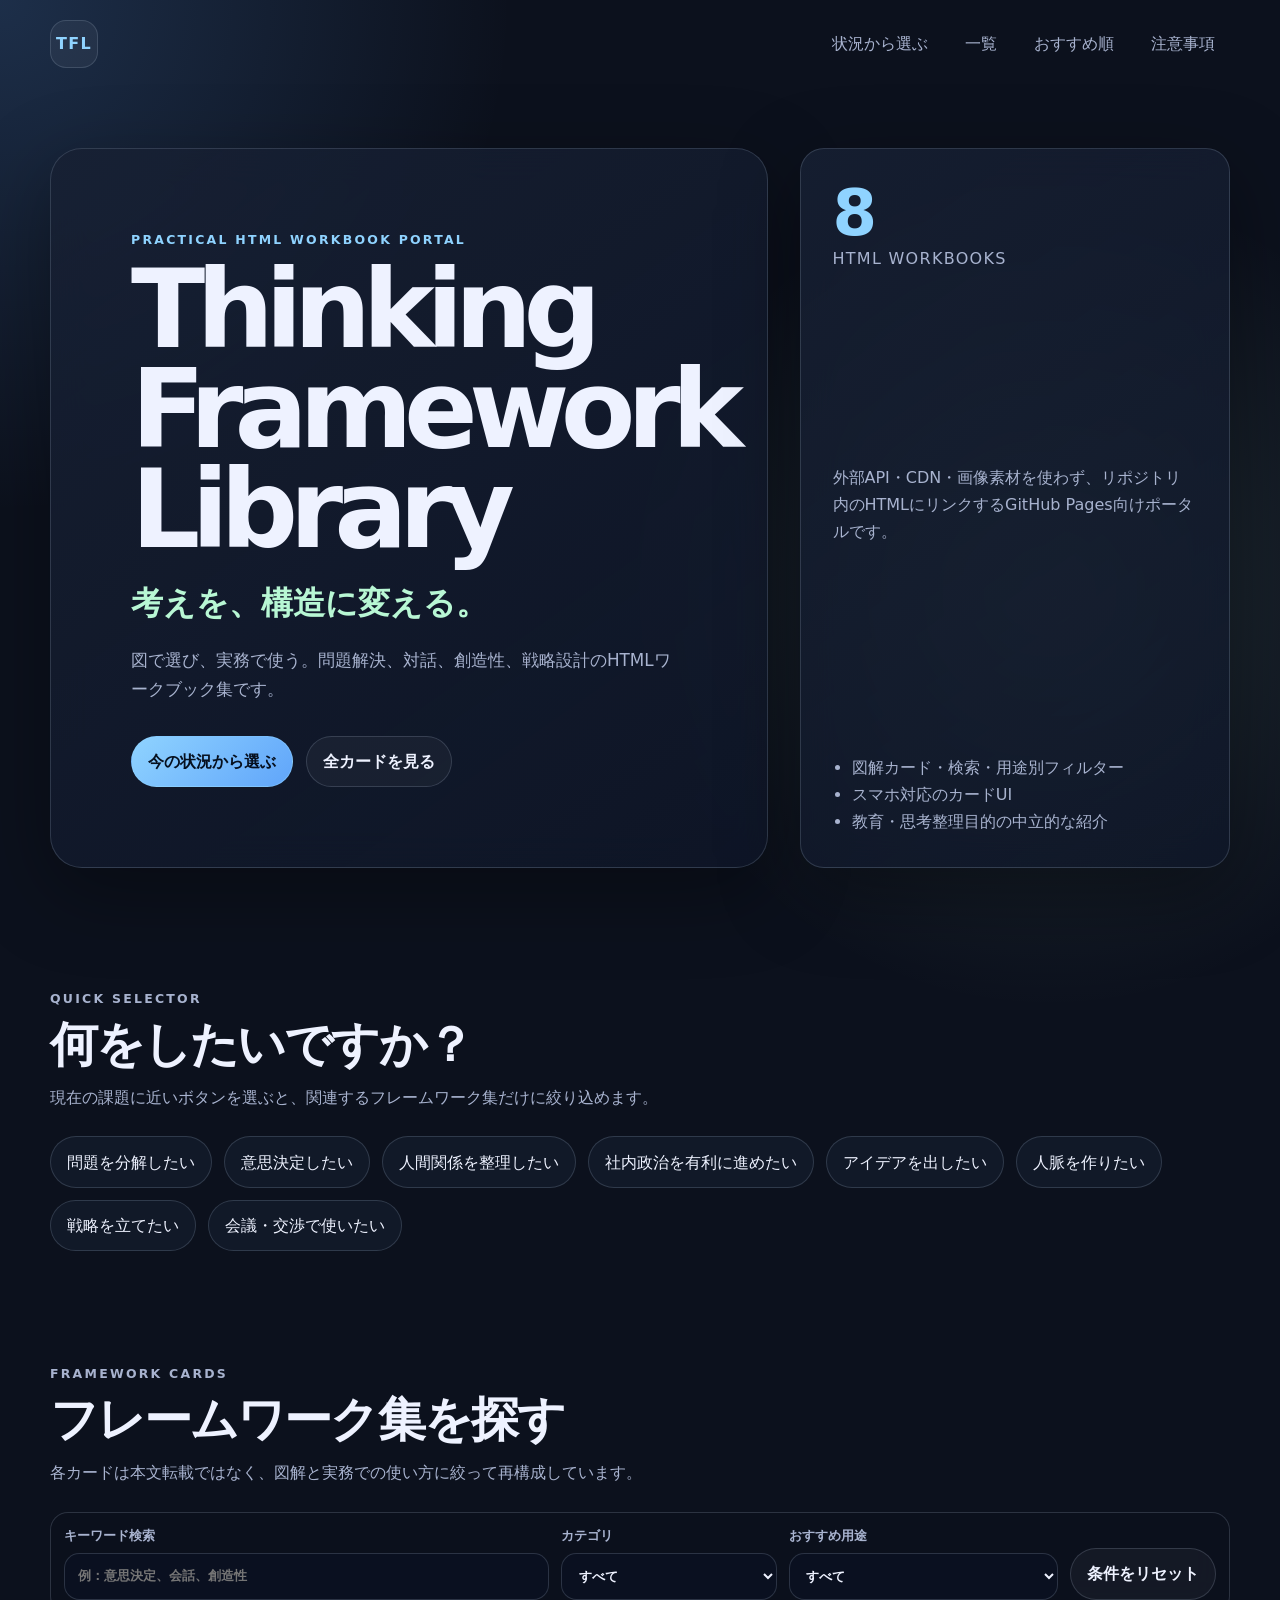
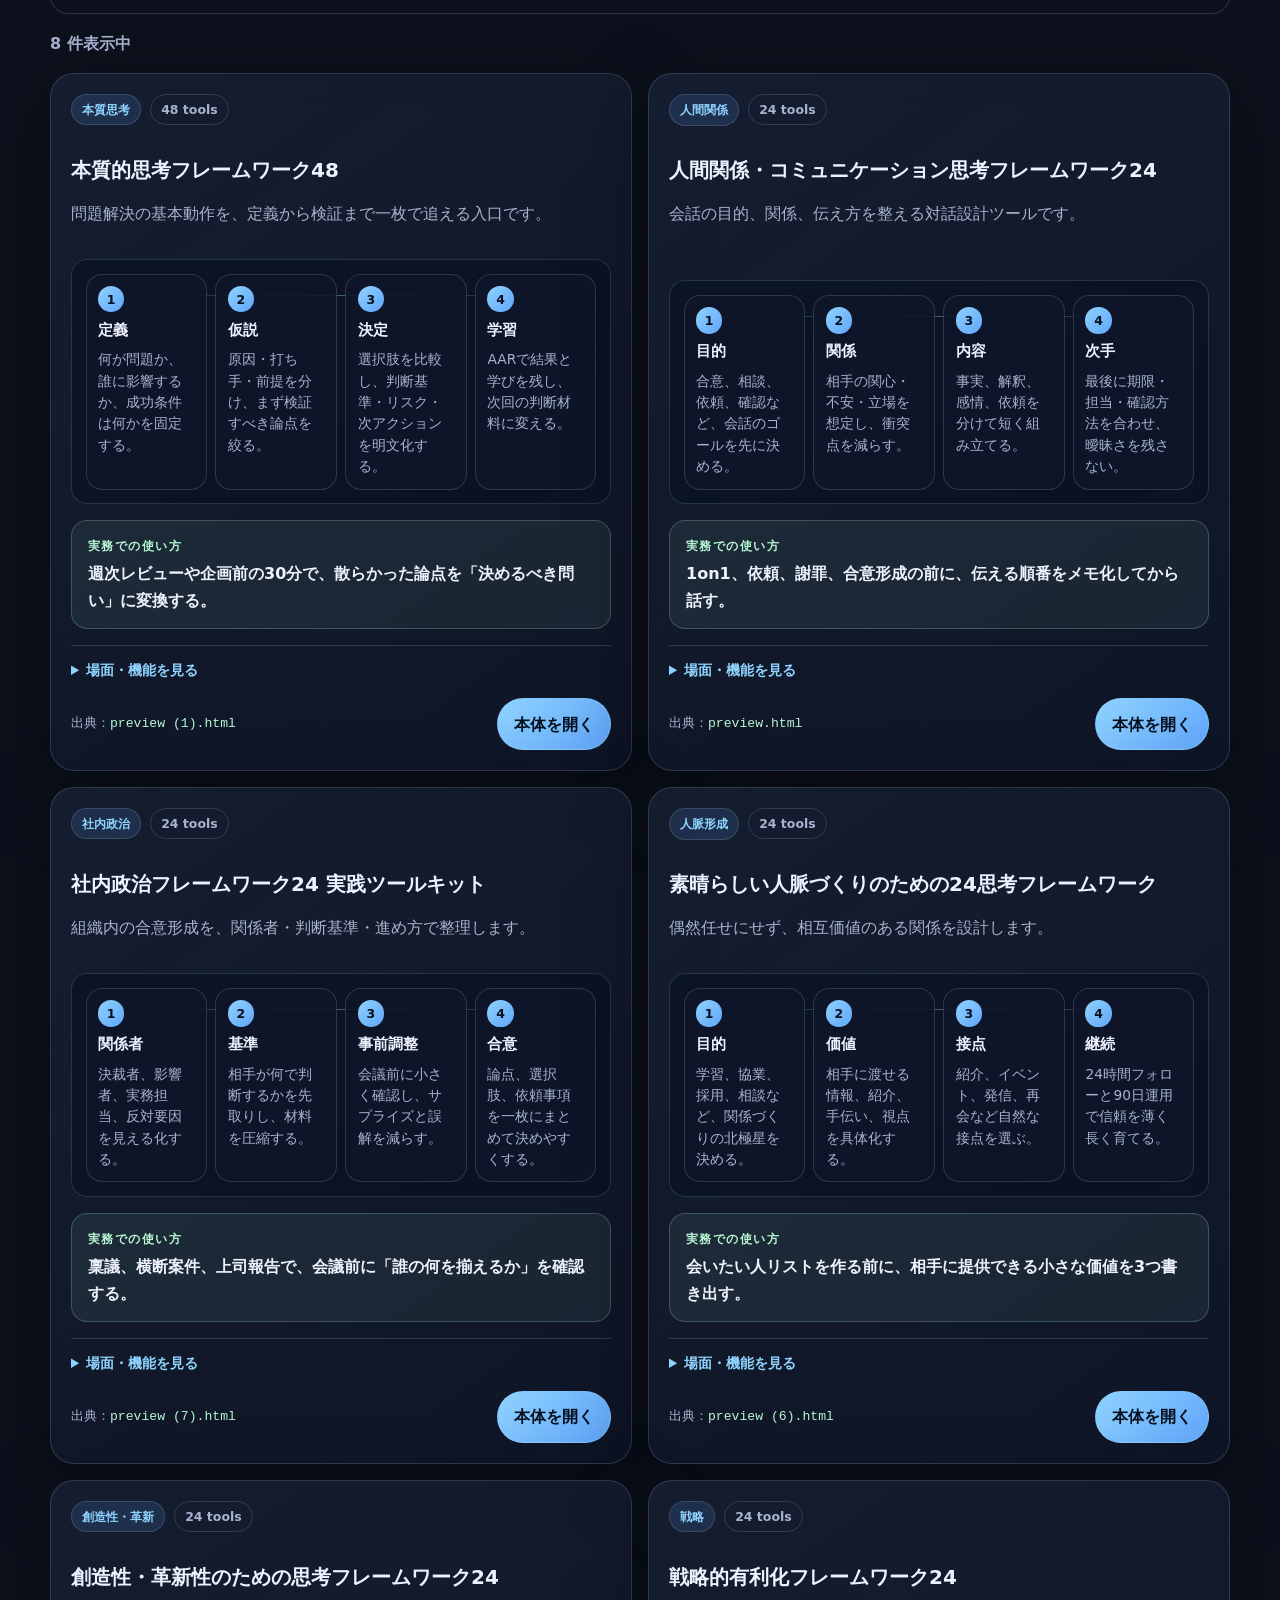
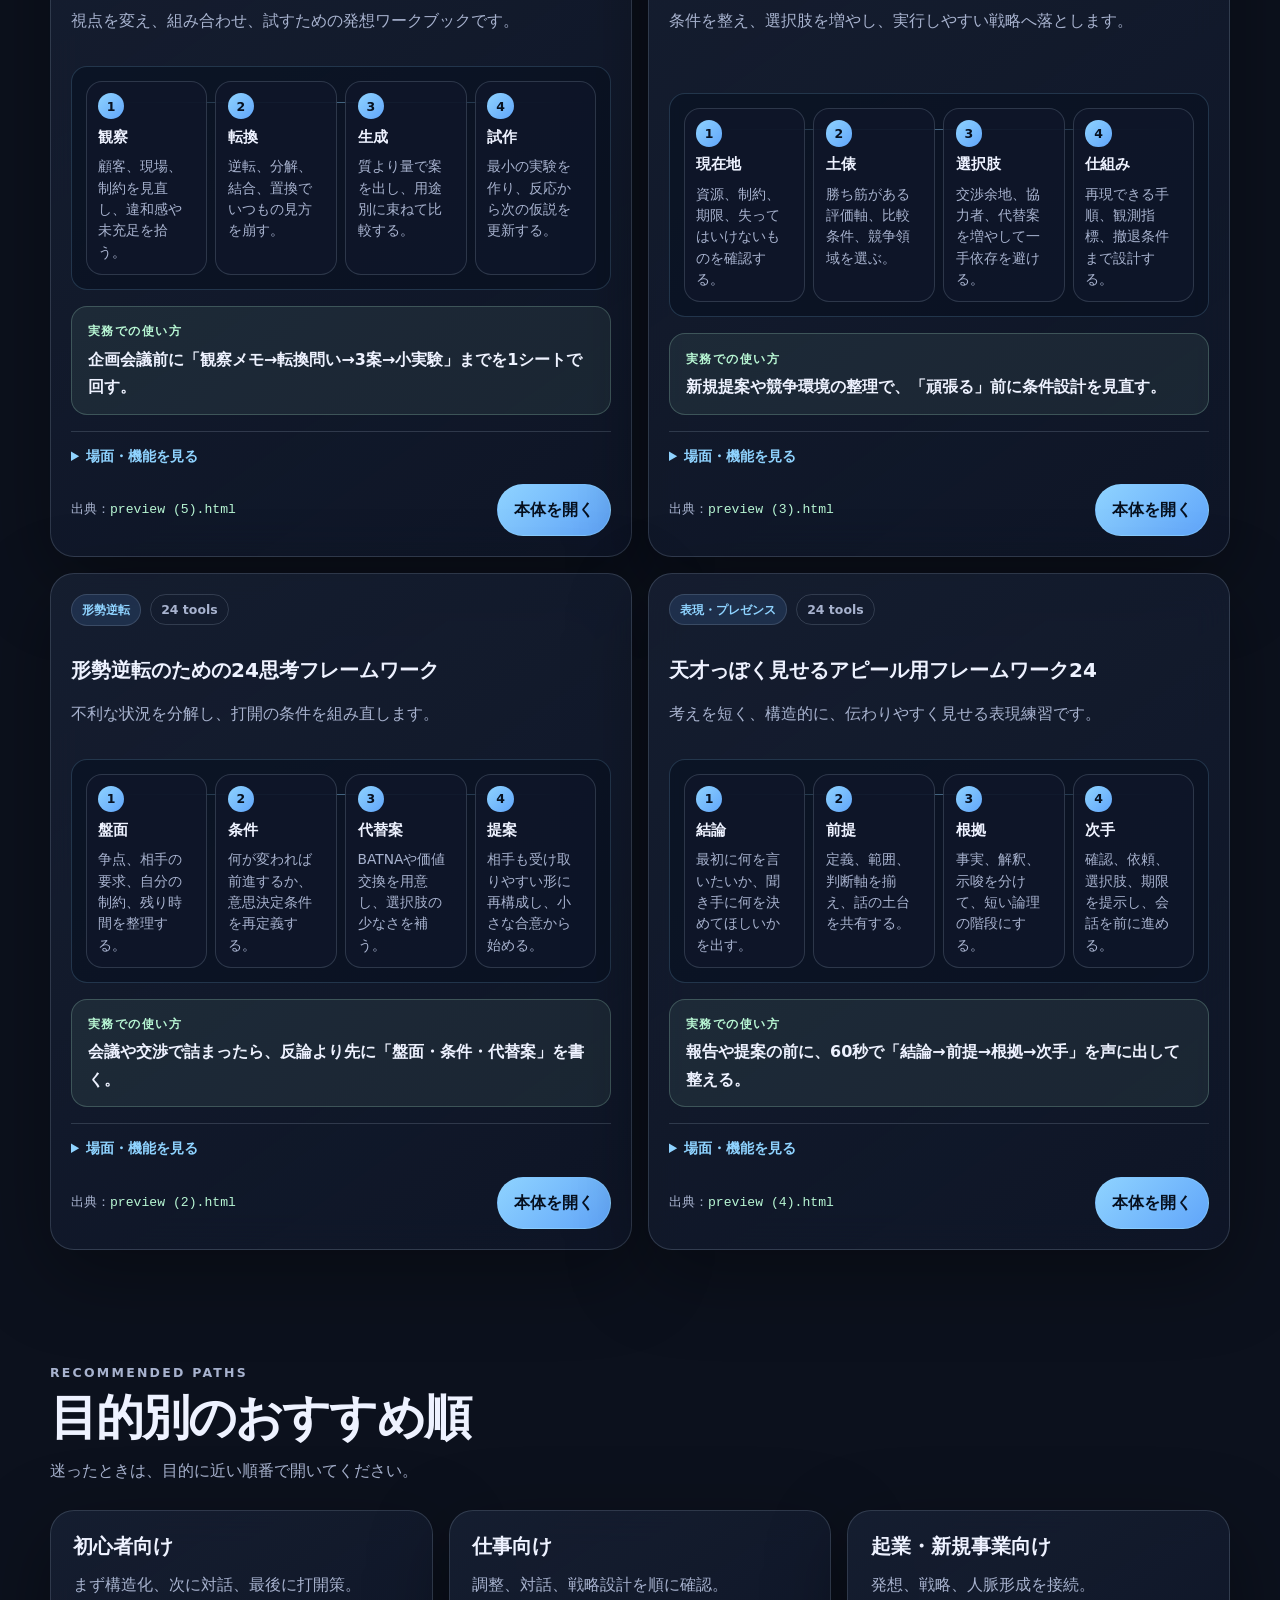
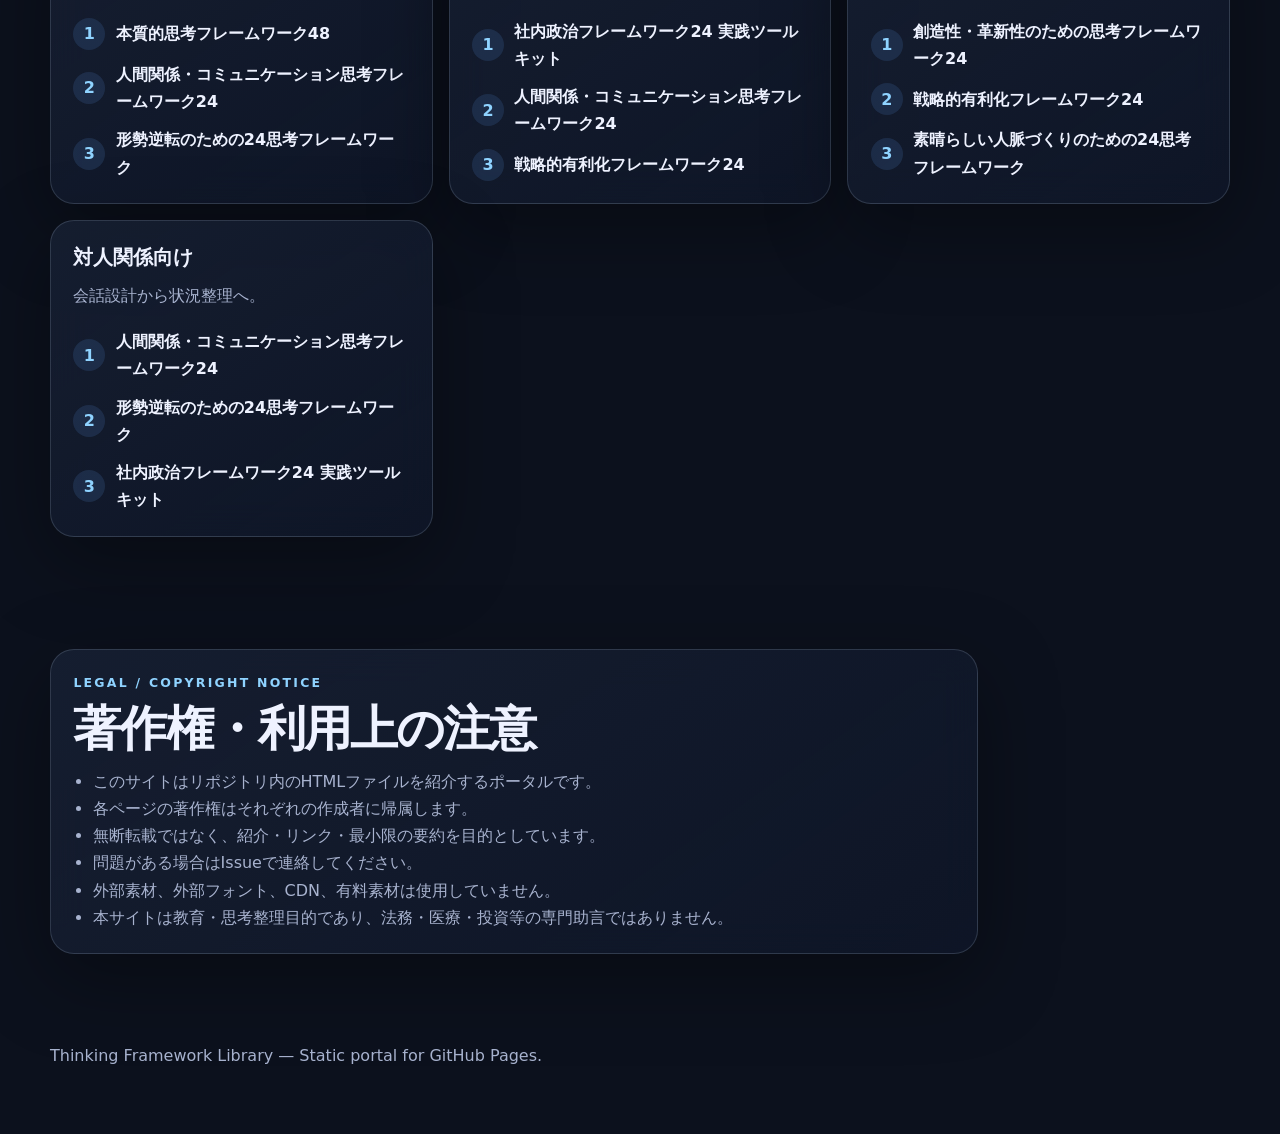
<file: index.html>
<!doctype html>
<html lang="ja">
<head>
  <meta charset="utf-8">
  <meta name="viewport" content="width=device-width, initial-scale=1">
  <meta name="description" content="ブラウザで使える思考フレームワーク集をカード形式で探せる静的ポータルサイト。問題解決、意思決定、人間関係、創造性、戦略設計に役立つ実用HTMLへのリンク集です。">
  <title>Thinking Framework Library</title>
  <link rel="stylesheet" href="style.css">
</head>
<body>
  <a class="skip-link" href="#frameworks">カード一覧へ移動</a>
  <header class="hero">
    <nav class="topbar" aria-label="サイト内ナビゲーション">
      <a class="brand" href="./" aria-label="Thinking Framework Library ホーム">TFL</a>
      <div class="nav-links">
        <a href="#selector">状況から選ぶ</a>
        <a href="#frameworks">一覧</a>
        <a href="#paths">おすすめ順</a>
        <a href="#notice">注意事項</a>
      </div>
    </nav>

    <div class="hero-grid">
      <section class="hero-copy" aria-labelledby="site-title">
        <p class="eyebrow">Practical HTML Workbook Portal</p>
        <h1 id="site-title">Thinking Framework Library</h1>
        <p class="tagline">考えを、構造に変える。</p>
        <p class="hero-description">図で選び、実務で使う。問題解決、対話、創造性、戦略設計のHTMLワークブック集です。</p>
        <div class="hero-actions">
          <a class="button primary" href="#selector">今の状況から選ぶ</a>
          <a class="button ghost" href="#frameworks">全カードを見る</a>
        </div>
      </section>

      <aside class="hero-panel" aria-label="ライブラリ概要">
        <div>
          <span class="metric" id="total-count">8</span>
          <span class="metric-label">HTML workbooks</span>
        </div>
        <p>外部API・CDN・画像素材を使わず、リポジトリ内のHTMLにリンクするGitHub Pages向けポータルです。</p>
        <ul>
          <li>図解カード・検索・用途別フィルター</li>
          <li>スマホ対応のカードUI</li>
          <li>教育・思考整理目的の中立的な紹介</li>
        </ul>
      </aside>
    </div>
  </header>

  <main>
    <section class="selector section" id="selector" aria-labelledby="selector-title">
      <div class="section-heading">
        <p class="eyebrow">Quick Selector</p>
        <h2 id="selector-title">何をしたいですか？</h2>
        <p>現在の課題に近いボタンを選ぶと、関連するフレームワーク集だけに絞り込めます。</p>
      </div>
      <div class="quick-grid" id="quick-selector" aria-label="用途別フィルター"></div>
    </section>

    <section class="library section" id="frameworks" aria-labelledby="frameworks-title">
      <div class="section-heading">
        <p class="eyebrow">Framework Cards</p>
        <h2 id="frameworks-title">フレームワーク集を探す</h2>
        <p>各カードは本文転載ではなく、図解と実務での使い方に絞って再構成しています。</p>
      </div>

      <div class="filter-bar" aria-label="検索と絞り込み">
        <label class="search-box" for="search-input">
          <span>キーワード検索</span>
          <input id="search-input" type="search" placeholder="例：意思決定、会話、創造性" autocomplete="off">
        </label>
        <label for="category-filter">
          <span>カテゴリ</span>
          <select id="category-filter">
            <option value="all">すべて</option>
          </select>
        </label>
        <label for="usecase-filter">
          <span>おすすめ用途</span>
          <select id="usecase-filter">
            <option value="all">すべて</option>
          </select>
        </label>
        <button class="button reset" id="reset-filters" type="button">条件をリセット</button>
      </div>

      <div class="result-summary" aria-live="polite">
        <span id="result-count">0</span> 件表示中
      </div>
      <div class="card-grid" id="card-grid"></div>
      <p class="empty-state" id="empty-state" hidden>条件に合うカードがありません。検索語やフィルターを変更してください。</p>
    </section>

    <section class="paths section" id="paths" aria-labelledby="paths-title">
      <div class="section-heading">
        <p class="eyebrow">Recommended Paths</p>
        <h2 id="paths-title">目的別のおすすめ順</h2>
        <p>迷ったときは、目的に近い順番で開いてください。</p>
      </div>
      <div class="path-grid" id="path-grid"></div>
    </section>

    <section class="notice section" id="notice" aria-labelledby="notice-title">
      <div class="notice-card">
        <p class="eyebrow">Legal / Copyright Notice</p>
        <h2 id="notice-title">著作権・利用上の注意</h2>
        <ul>
          <li>このサイトはリポジトリ内のHTMLファイルを紹介するポータルです。</li>
          <li>各ページの著作権はそれぞれの作成者に帰属します。</li>
          <li>無断転載ではなく、紹介・リンク・最小限の要約を目的としています。</li>
          <li>問題がある場合はIssueで連絡してください。</li>
          <li>外部素材、外部フォント、CDN、有料素材は使用していません。</li>
          <li>本サイトは教育・思考整理目的であり、法務・医療・投資等の専門助言ではありません。</li>
        </ul>
      </div>
    </section>
  </main>

  <footer class="site-footer">
    <p>Thinking Framework Library — Static portal for GitHub Pages.</p>
  </footer>

  <script src="app.js" defer></script>
</body>
</html>
</file>
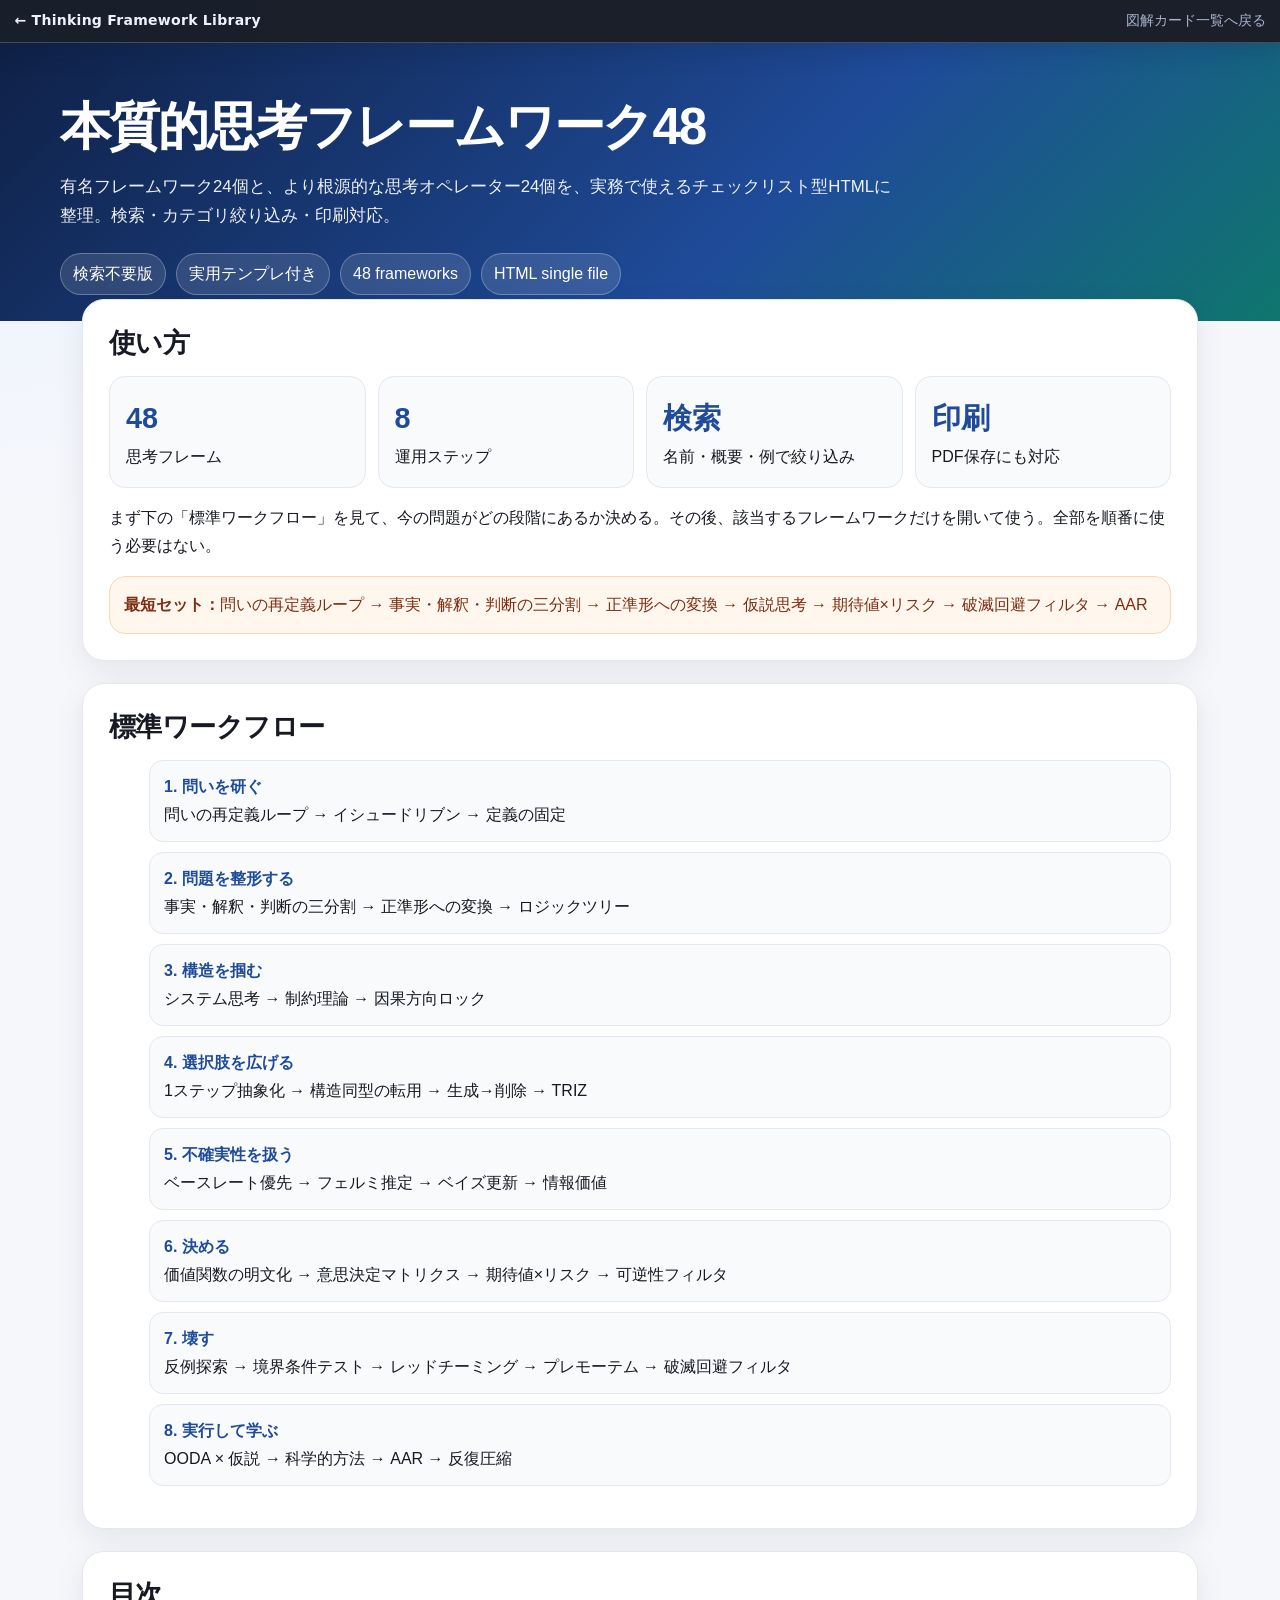
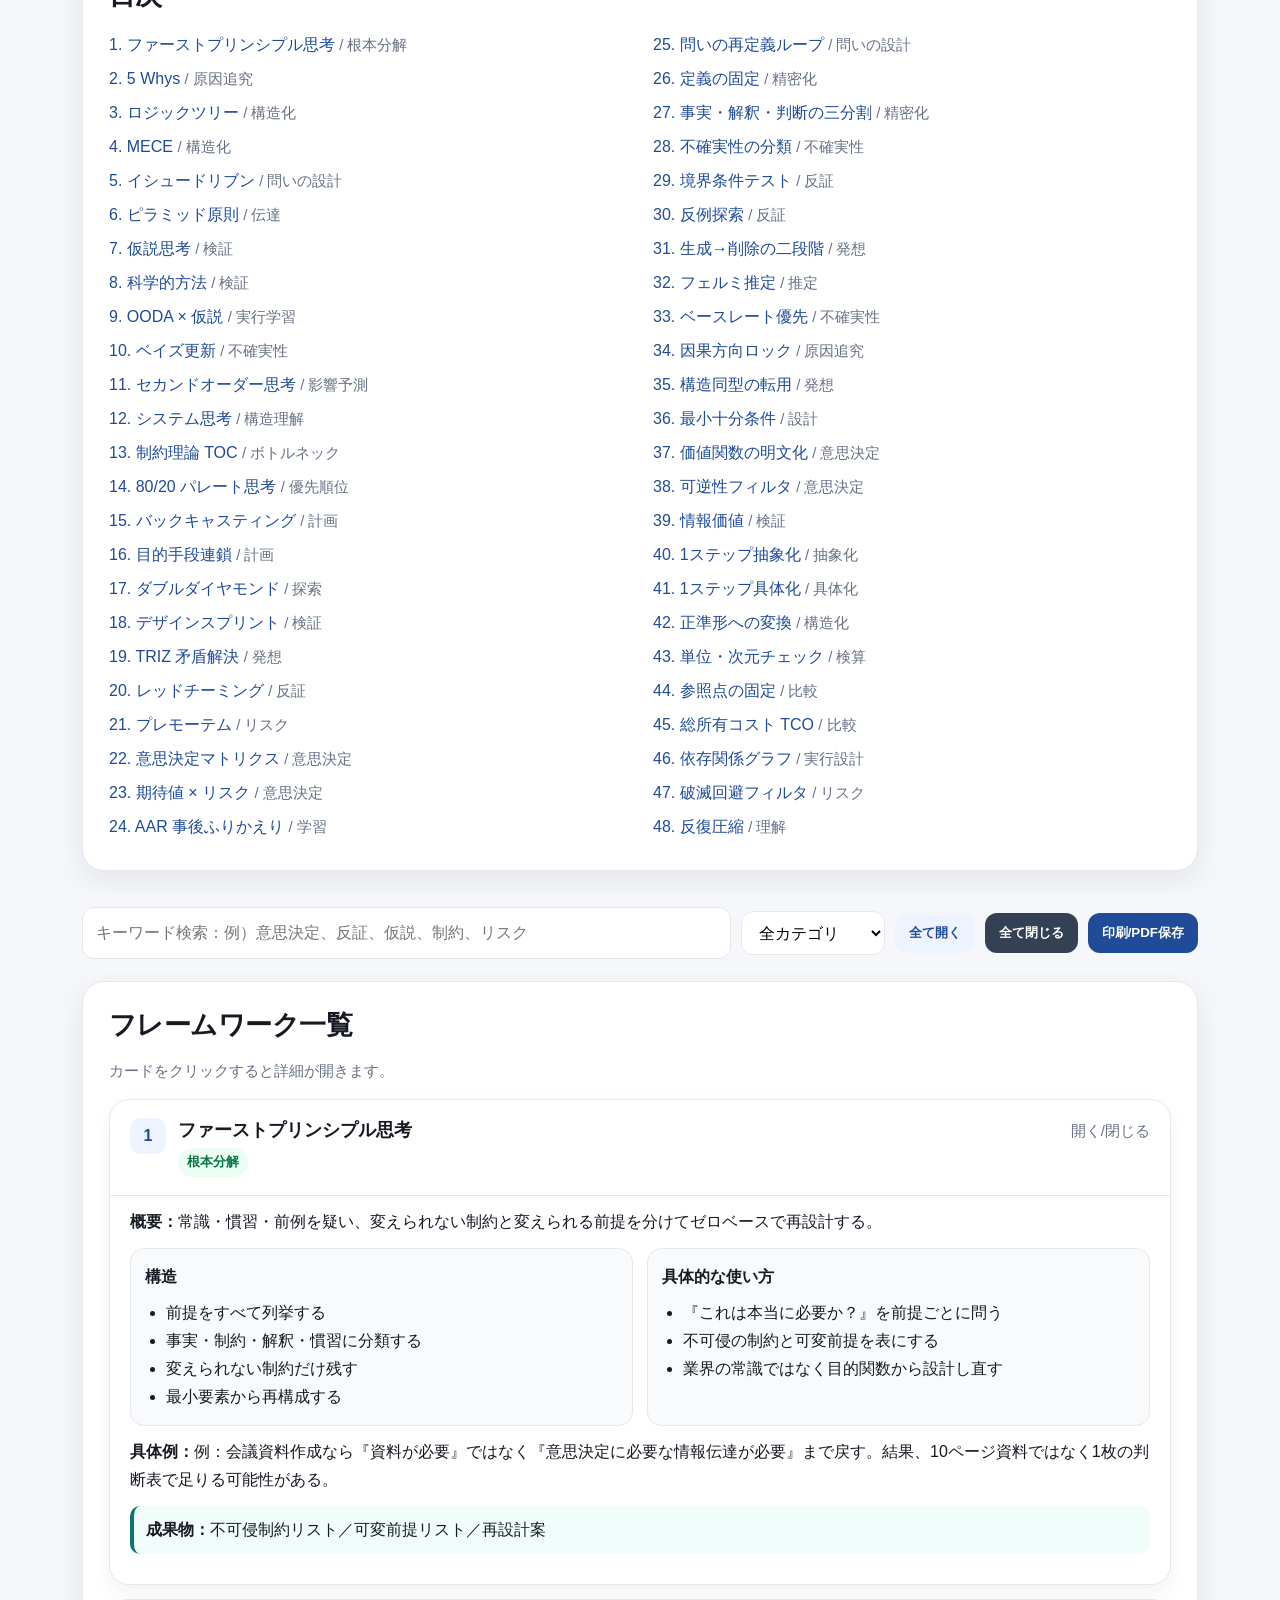
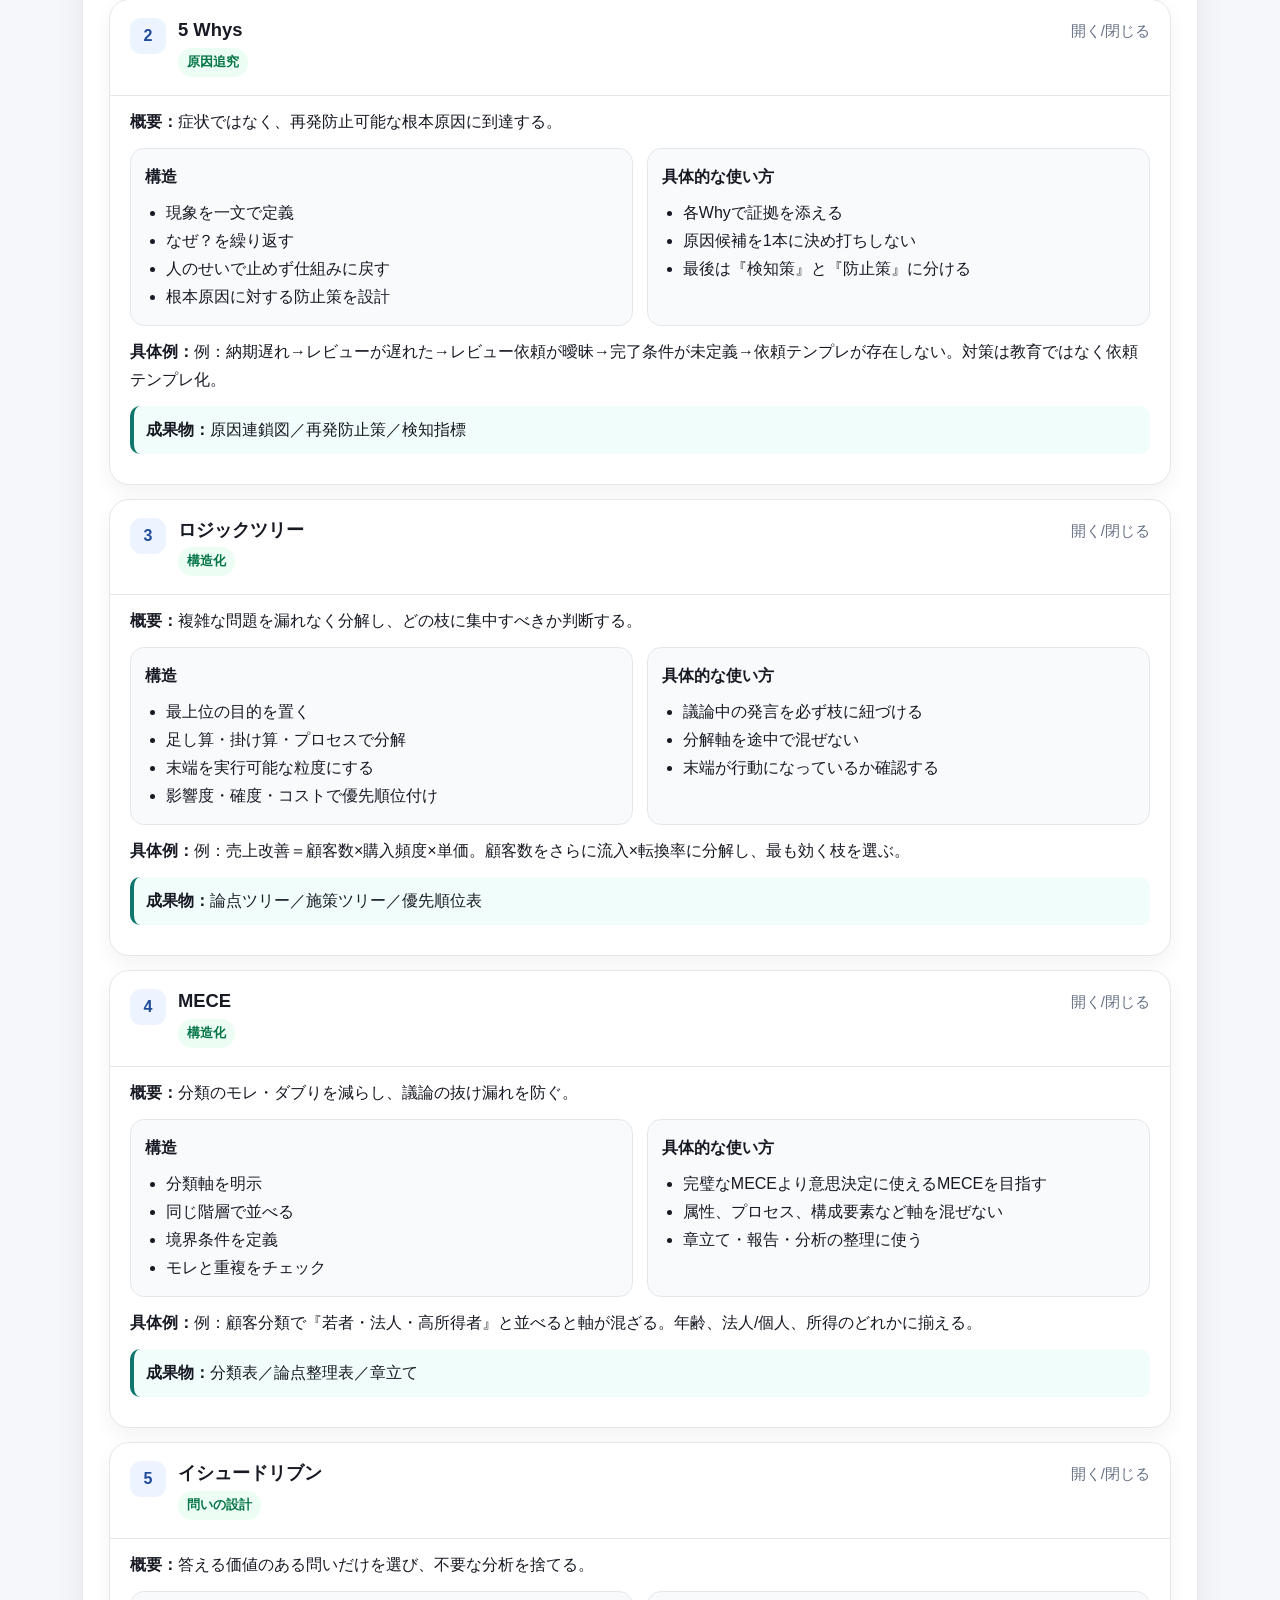
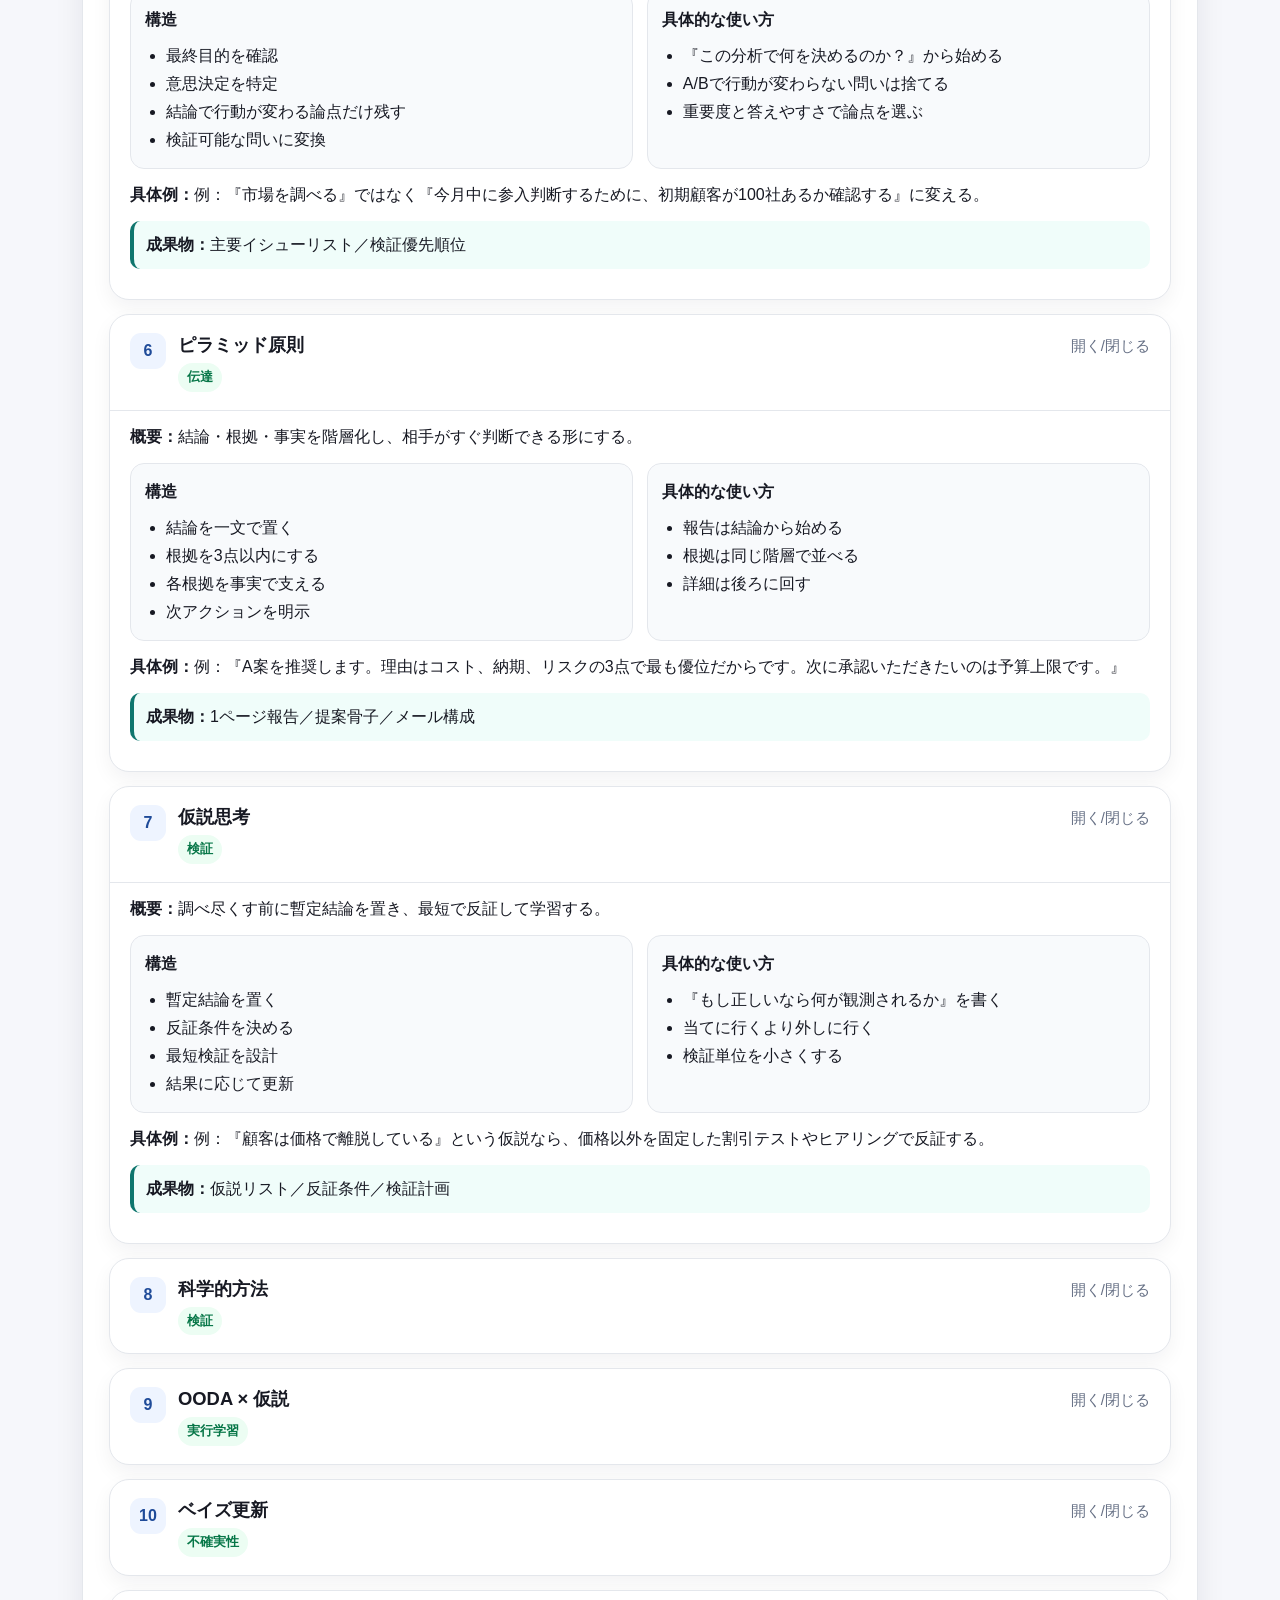
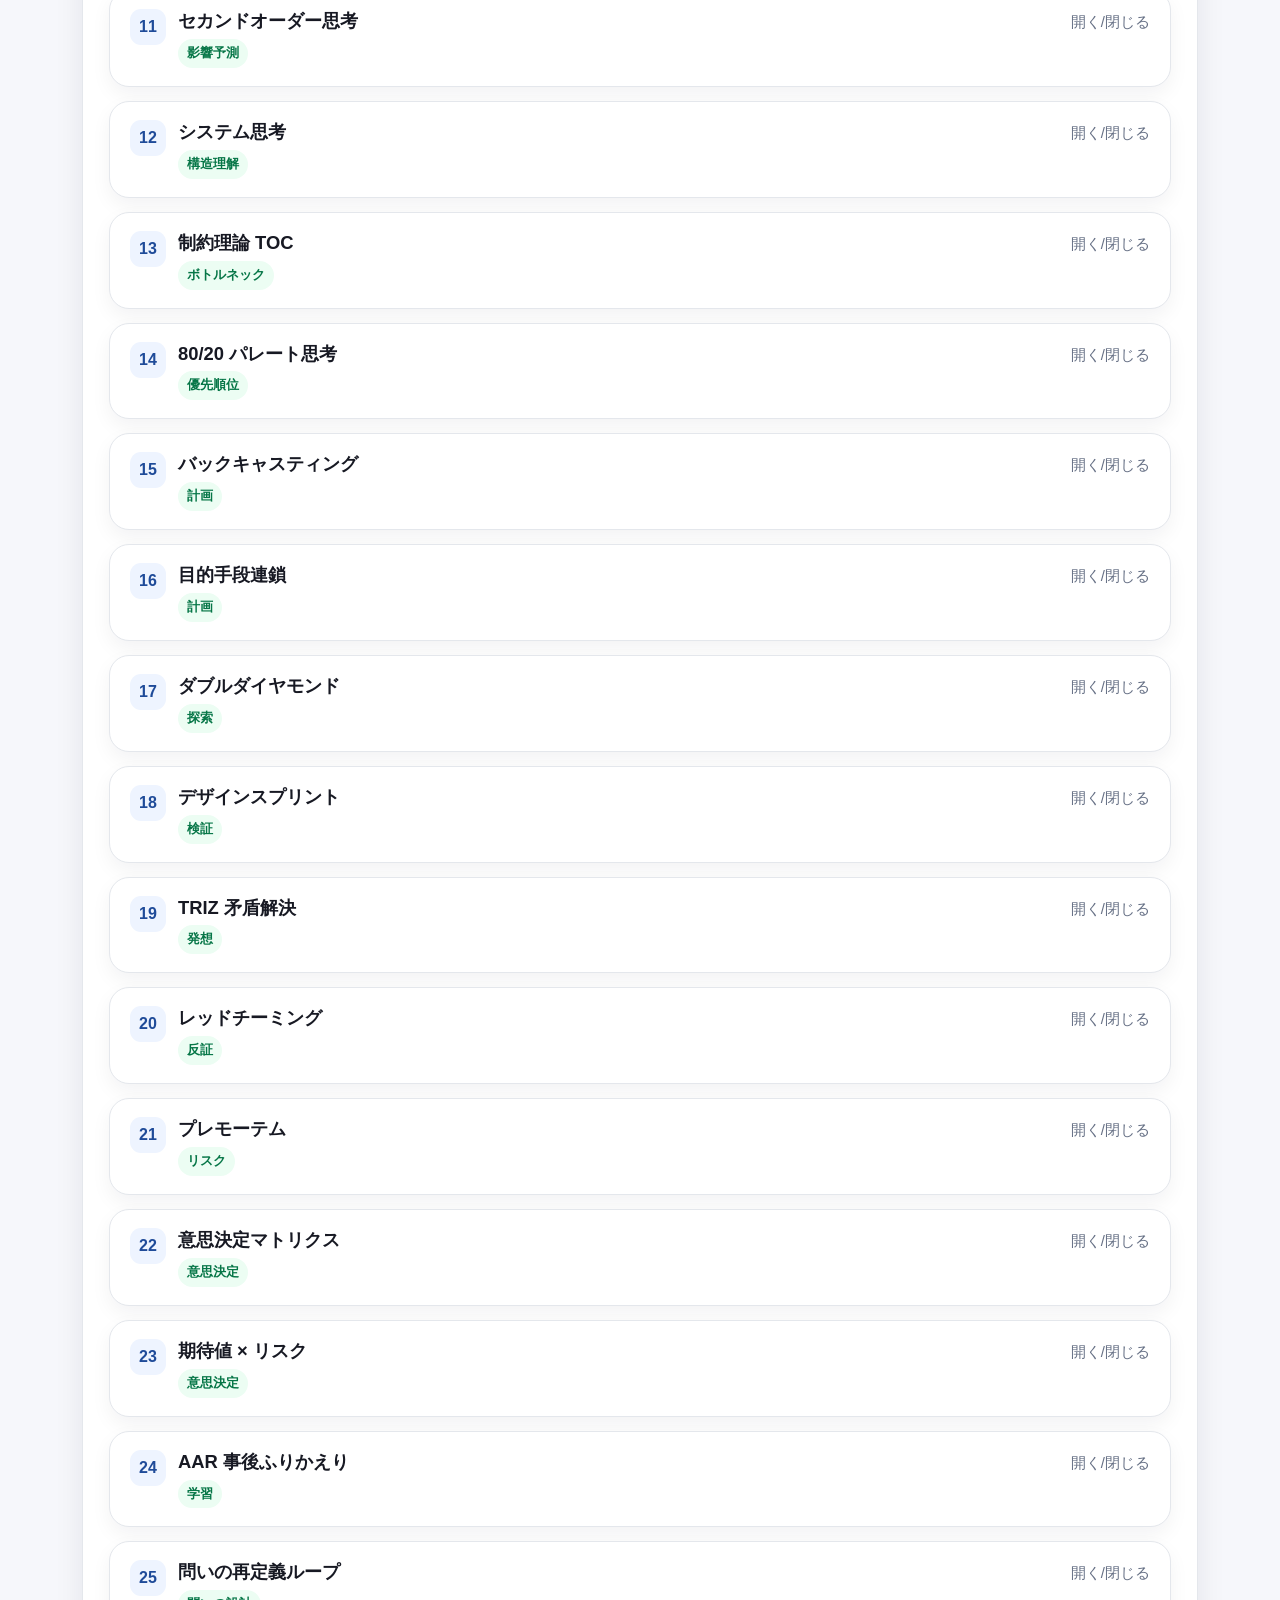
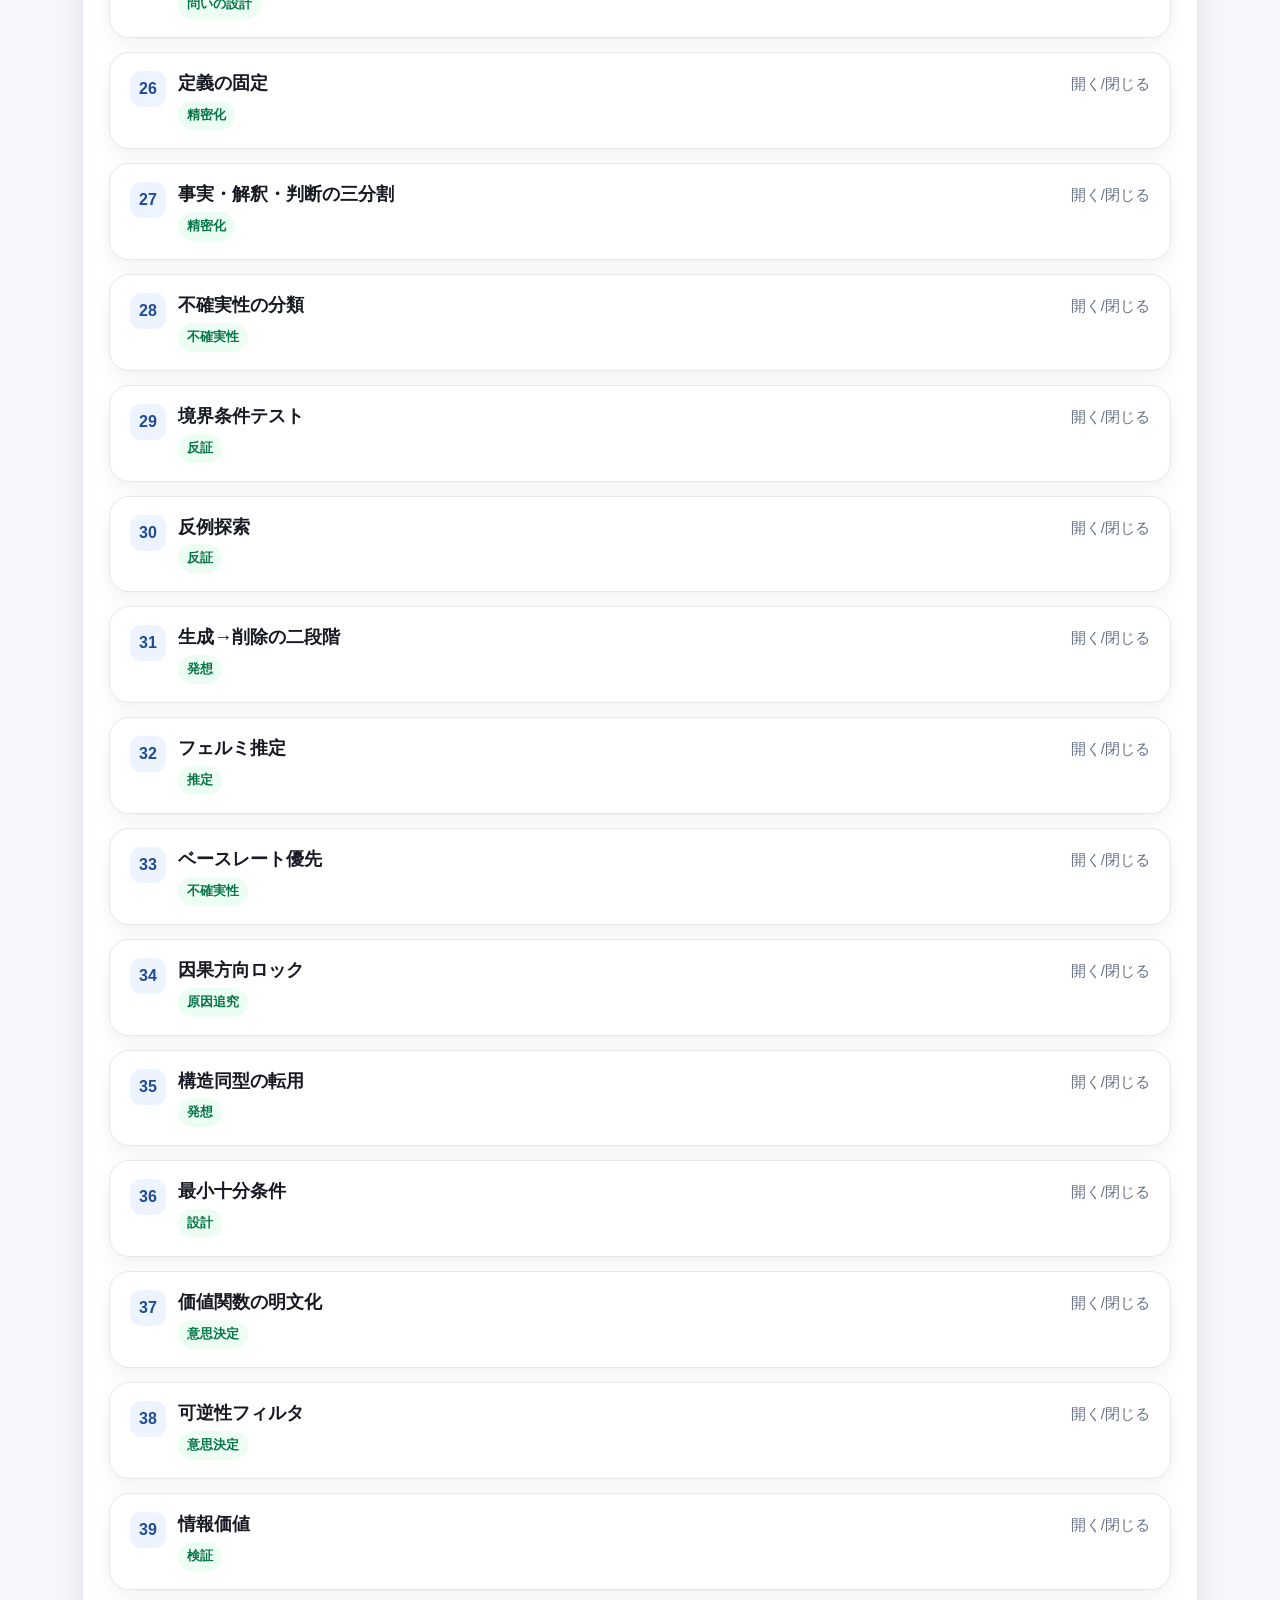
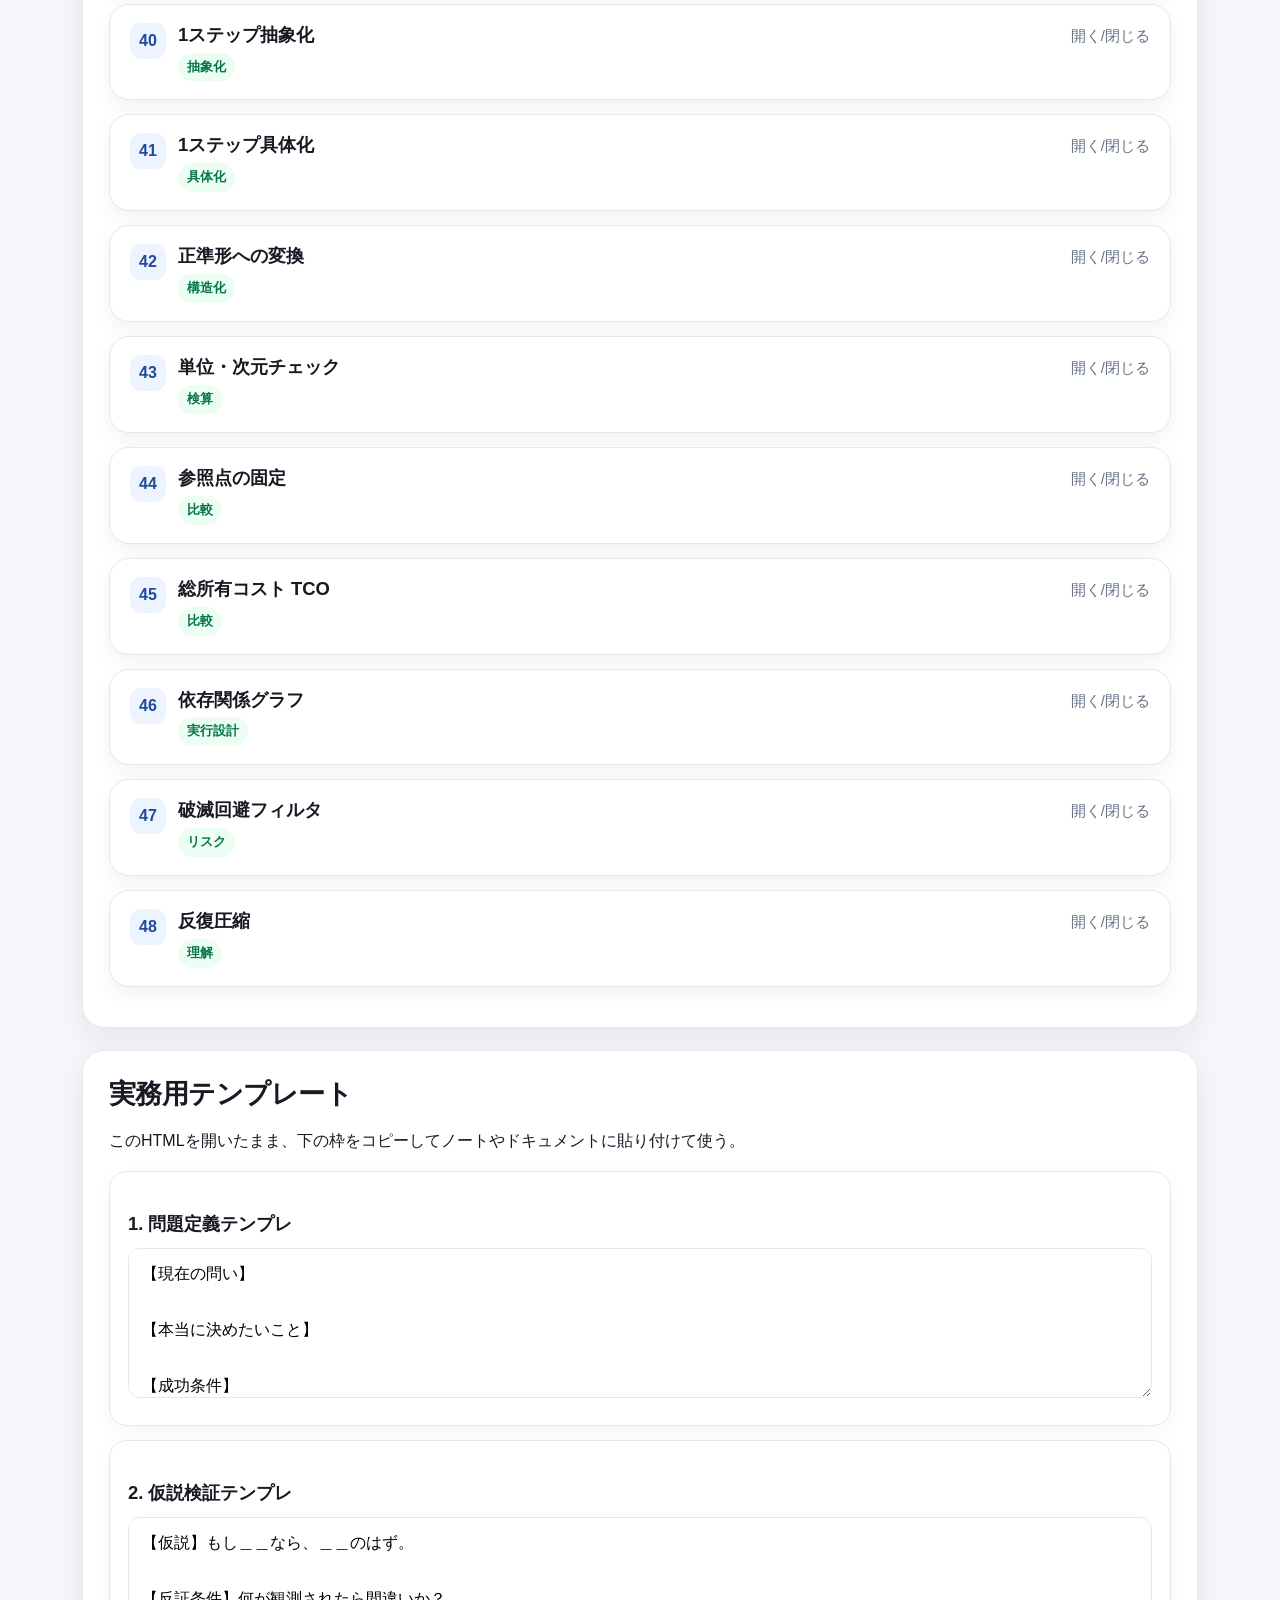
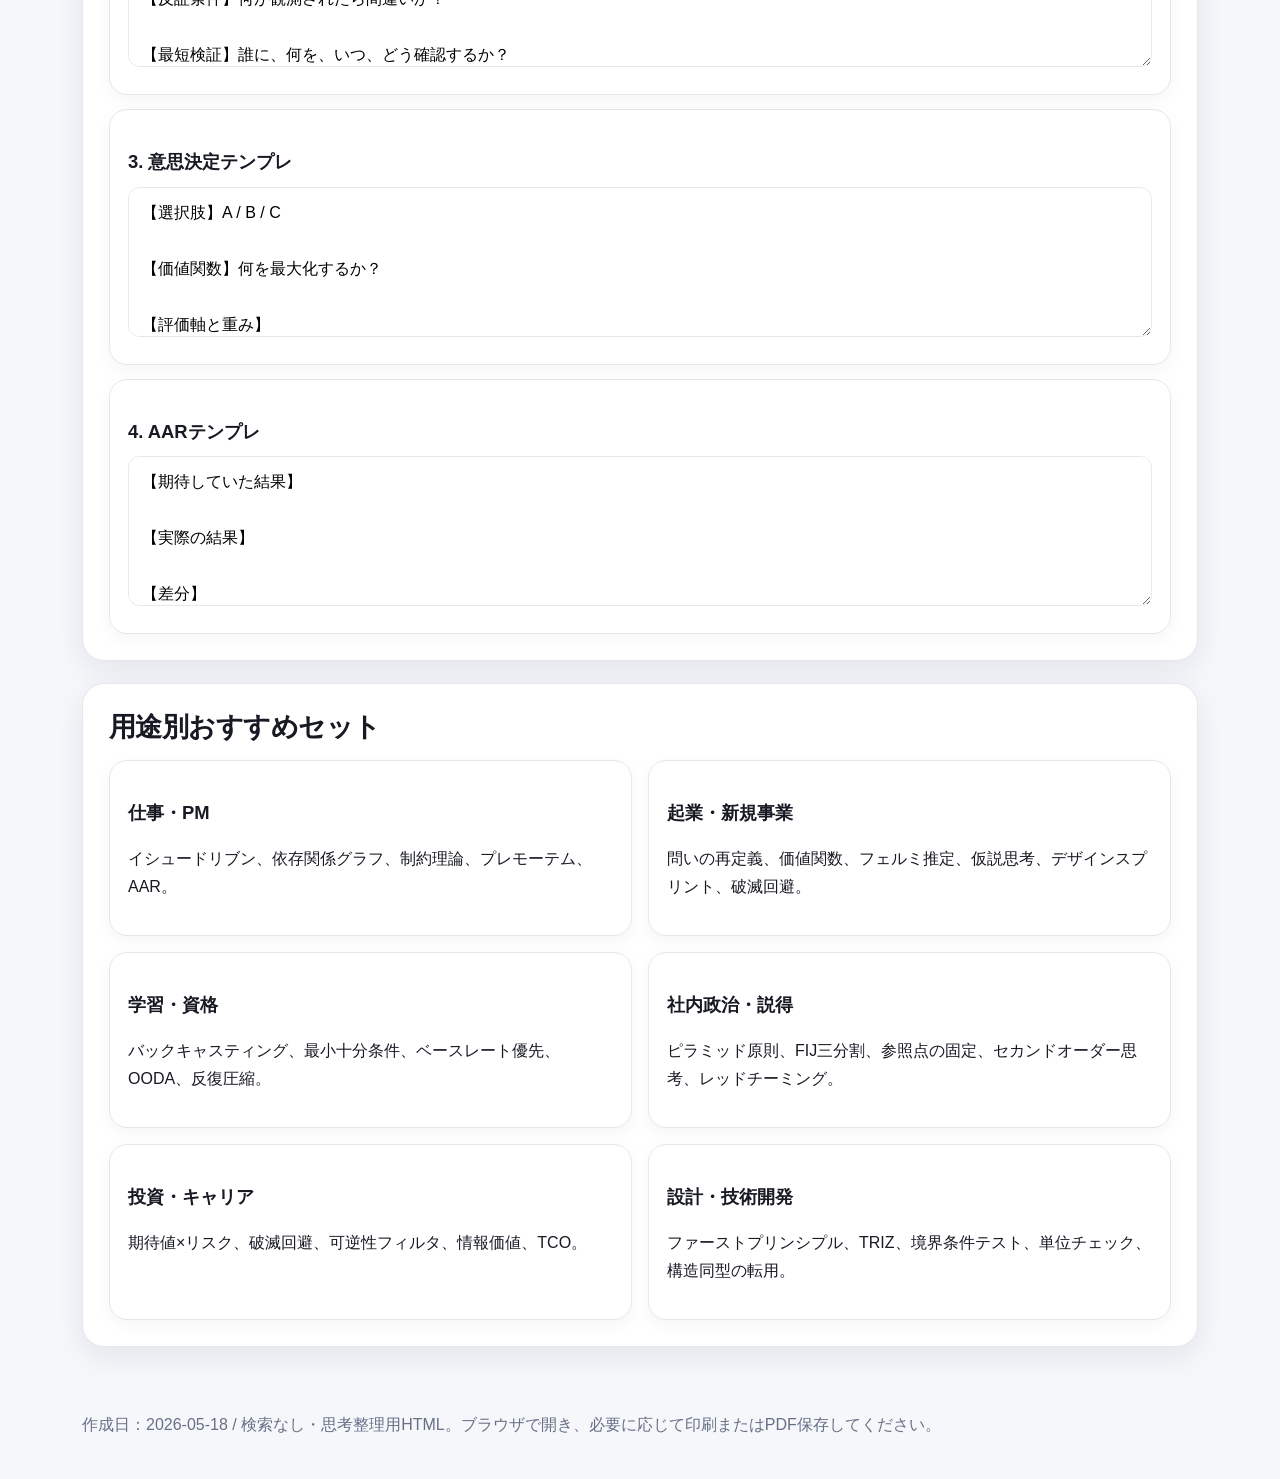
<file: preview (1).html>
<!doctype html>
<html lang="ja">
<head>
<meta charset="utf-8">
<meta name="viewport" content="width=device-width, initial-scale=1">
<title>本質的思考フレームワーク48 実用HTML</title>
<style>
:root {
  --bg: #f6f7fb;
  --panel: #ffffff;
  --text: #171923;
  --muted: #667085;
  --line: #e4e7ec;
  --accent: #1f4b99;
  --accent2: #0f766e;
  --danger: #9f1239;
  --chip: #eef4ff;
  --shadow: 0 10px 30px rgba(16,24,40,.08);
}
* { box-sizing: border-box; }
html { scroll-behavior: smooth; }
body {
  margin: 0;
  font-family: -apple-system, BlinkMacSystemFont, "Segoe UI", "Hiragino Kaku Gothic ProN", "Yu Gothic", Meiryo, sans-serif;
  color: var(--text);
  background: radial-gradient(circle at top left, #e9f2ff 0, transparent 34rem), var(--bg);
  line-height: 1.75;
}
header {
  padding: 56px 22px 26px;
  background: linear-gradient(135deg, #0f2147, #1f4b99 60%, #0f766e);
  color: white;
}
.header-inner { max-width: 1160px; margin: 0 auto; }
h1 { font-size: clamp(2rem, 4vw, 4rem); line-height: 1.1; margin: 0 0 14px; letter-spacing: -0.04em; }
.subtitle { font-size: 1.05rem; opacity: .92; max-width: 840px; }
.meta { display:flex; gap:10px; flex-wrap:wrap; margin-top:22px; }
.meta span { border:1px solid rgba(255,255,255,.28); padding:6px 12px; border-radius:999px; background:rgba(255,255,255,.12); }
main { max-width: 1160px; margin: -22px auto 64px; padding: 0 22px; }
.section { background: var(--panel); border:1px solid var(--line); border-radius: 22px; box-shadow: var(--shadow); padding: 26px; margin-bottom: 22px; }
h2 { font-size: 1.7rem; line-height: 1.25; margin: 0 0 16px; letter-spacing:-.02em; }
h3 { font-size: 1.15rem; margin: 18px 0 8px; }
.grid { display:grid; grid-template-columns: repeat(12, 1fr); gap: 16px; }
.card { grid-column: span 6; border:1px solid var(--line); border-radius:18px; padding:18px; background:#fff; box-shadow:0 6px 18px rgba(16,24,40,.04); }
.card.full { grid-column: 1 / -1; }
@media(max-width: 800px) { .card { grid-column: 1 / -1; } }
.controls { position: sticky; top: 0; z-index: 10; background:rgba(246,247,251,.92); backdrop-filter: blur(10px); padding: 14px 0; margin: 0 0 8px; }
.controls-inner { max-width: 1160px; margin:0 auto; display:flex; gap:10px; flex-wrap:wrap; align-items:center; }
input, select, textarea {
  border:1px solid var(--line); border-radius:12px; padding:11px 13px; font: inherit; background:white; min-height:44px;
}
input[type="search"] { flex: 1 1 320px; }
button, .btn {
  border:0; border-radius:12px; padding:11px 14px; font-weight:700; cursor:pointer; background:var(--accent); color:white; text-decoration:none; display:inline-flex; align-items:center; gap:6px;
}
button.secondary { background:#344054; }
button.ghost { background:#eef4ff; color:#1f4b99; }
.kpis { display:grid; grid-template-columns: repeat(4,1fr); gap:12px; }
.kpi { background:#f8fafc; border:1px solid var(--line); border-radius:16px; padding:16px; }
.kpi b { font-size:1.8rem; display:block; color:var(--accent); }
@media(max-width:800px) { .kpis { grid-template-columns: repeat(2,1fr); } }
.framework { border:1px solid var(--line); border-radius:20px; background:white; margin:14px 0; overflow:hidden; box-shadow:0 8px 20px rgba(16,24,40,.05); }
.fw-head { display:flex; gap:14px; align-items:flex-start; justify-content:space-between; padding:18px 20px; cursor:pointer; }
.fw-title { display:flex; gap:12px; align-items:flex-start; }
.num { width:36px; height:36px; display:grid; place-items:center; border-radius:11px; background:var(--chip); color:var(--accent); font-weight:800; flex:0 0 auto; }
.name { font-weight:800; font-size:1.15rem; line-height:1.35; }
.cat { display:inline-block; margin-top:5px; padding:3px 9px; border-radius:999px; background:#ecfdf3; color:#067647; font-size:.82rem; font-weight:700; }
.fw-body { display:none; border-top:1px solid var(--line); padding: 0 20px 18px; }
.framework.open .fw-body { display:block; }
.framework.hide { display:none; }
.fw-body p { margin: 12px 0; }
.cols { display:grid; grid-template-columns: repeat(2, 1fr); gap:14px; }
@media(max-width:800px) { .cols { grid-template-columns:1fr; } }
.box { background:#f8fafc; border:1px solid var(--line); border-radius:14px; padding:14px; }
ul { margin:8px 0 0; padding-left:1.3rem; }
.output { border-left:4px solid var(--accent2); padding:10px 12px; background:#f0fdfa; border-radius:10px; }
.workflow { counter-reset: step; }
.workflow li { margin: 10px 0; padding:12px 14px; border:1px solid var(--line); border-radius:14px; background:#f8fafc; list-style:none; }
.workflow b { color:var(--accent); }
.template { display:grid; grid-template-columns: repeat(2,1fr); gap:14px; }
@media(max-width:900px) { .template { grid-template-columns:1fr; } }
textarea { width:100%; min-height:150px; resize:vertical; }
.small { color:var(--muted); font-size:.93rem; }
.note { background:#fff7ed; border:1px solid #fed7aa; color:#7c2d12; border-radius:16px; padding:14px; }
footer { max-width:1160px; margin:0 auto 40px; padding:0 22px; color:var(--muted); }
.toc { columns: 2; column-gap: 26px; }
.toc a { display:block; color:#1f4b99; text-decoration:none; padding:3px 0; break-inside: avoid; }
@media(max-width:700px) { .toc { columns:1; } }
mark { background:#fef08a; padding:0 .15em; }
@media print {
  body { background:white; } header { background:#111827 !important; -webkit-print-color-adjust: exact; print-color-adjust: exact; }
  .controls, .no-print { display:none !important; }
  main { margin:20px auto; }
  .section, .framework { box-shadow:none; break-inside: avoid; }
  .fw-body { display:block !important; }
  a { color:inherit; text-decoration:none; }
}
</style>

<!-- Thinking Framework Library portal link styles -->
<style>
.tfl-portal-link{position:sticky;top:0;z-index:9999;display:flex;align-items:center;justify-content:space-between;gap:.75rem;padding:.65rem .9rem;margin:0;background:rgba(12,17,29,.94);color:#eef2ff;border-bottom:1px solid rgba(148,163,184,.35);font-family:system-ui,-apple-system,BlinkMacSystemFont,"Segoe UI",sans-serif;font-size:14px;line-height:1.5;text-decoration:none;box-shadow:0 8px 24px rgba(15,23,42,.16)}
.tfl-portal-link strong{font-weight:800;letter-spacing:.02em}
.tfl-portal-link span{color:#a8b3cf}
.tfl-portal-link:focus-visible{outline:3px solid #60a5fa;outline-offset:-3px}
@media (max-width:640px){.tfl-portal-link{align-items:flex-start;flex-direction:column;font-size:13px}}
@media print{.tfl-portal-link{display:none}}
</style>
<!-- /Thinking Framework Library portal link styles -->
</head>
<body>
<a class="tfl-portal-link" href="index.html" aria-label="Thinking Framework Library ポータルへ戻る"><strong>← Thinking Framework Library</strong><span>図解カード一覧へ戻る</span></a>

<header>
  <div class="header-inner">
    <h1>本質的思考フレームワーク48</h1>
    <p class="subtitle">有名フレームワーク24個と、より根源的な思考オペレーター24個を、実務で使えるチェックリスト型HTMLに整理。検索・カテゴリ絞り込み・印刷対応。</p>
    <div class="meta"><span>検索不要版</span><span>実用テンプレ付き</span><span>48 frameworks</span><span>HTML single file</span></div>
  </div>
</header>
<main>
  <section class="section">
    <h2>使い方</h2>
    <div class="kpis">
      <div class="kpi"><b>48</b><span>思考フレーム</span></div>
      <div class="kpi"><b>8</b><span>運用ステップ</span></div>
      <div class="kpi"><b>検索</b><span>名前・概要・例で絞り込み</span></div>
      <div class="kpi"><b>印刷</b><span>PDF保存にも対応</span></div>
    </div>
    <p>まず下の「標準ワークフロー」を見て、今の問題がどの段階にあるか決める。その後、該当するフレームワークだけを開いて使う。全部を順番に使う必要はない。</p>
    <div class="note"><b>最短セット：</b>問いの再定義ループ → 事実・解釈・判断の三分割 → 正準形への変換 → 仮説思考 → 期待値×リスク → 破滅回避フィルタ → AAR</div>
  </section>

  <section class="section">
    <h2>標準ワークフロー</h2>
    <ol class="workflow">
      <li><b>1. 問いを研ぐ</b><br>問いの再定義ループ → イシュードリブン → 定義の固定</li><li><b>2. 問題を整形する</b><br>事実・解釈・判断の三分割 → 正準形への変換 → ロジックツリー</li><li><b>3. 構造を掴む</b><br>システム思考 → 制約理論 → 因果方向ロック</li><li><b>4. 選択肢を広げる</b><br>1ステップ抽象化 → 構造同型の転用 → 生成→削除 → TRIZ</li><li><b>5. 不確実性を扱う</b><br>ベースレート優先 → フェルミ推定 → ベイズ更新 → 情報価値</li><li><b>6. 決める</b><br>価値関数の明文化 → 意思決定マトリクス → 期待値×リスク → 可逆性フィルタ</li><li><b>7. 壊す</b><br>反例探索 → 境界条件テスト → レッドチーミング → プレモーテム → 破滅回避フィルタ</li><li><b>8. 実行して学ぶ</b><br>OODA × 仮説 → 科学的方法 → AAR → 反復圧縮</li>
    </ol>
  </section>

  <section class="section">
    <h2>目次</h2>
    <div class="toc">
      <a href="#fw-1">1. ファーストプリンシプル思考 <span class="small">/ 根本分解</span></a><a href="#fw-2">2. 5 Whys <span class="small">/ 原因追究</span></a><a href="#fw-3">3. ロジックツリー <span class="small">/ 構造化</span></a><a href="#fw-4">4. MECE <span class="small">/ 構造化</span></a><a href="#fw-5">5. イシュードリブン <span class="small">/ 問いの設計</span></a><a href="#fw-6">6. ピラミッド原則 <span class="small">/ 伝達</span></a><a href="#fw-7">7. 仮説思考 <span class="small">/ 検証</span></a><a href="#fw-8">8. 科学的方法 <span class="small">/ 検証</span></a><a href="#fw-9">9. OODA × 仮説 <span class="small">/ 実行学習</span></a><a href="#fw-10">10. ベイズ更新 <span class="small">/ 不確実性</span></a><a href="#fw-11">11. セカンドオーダー思考 <span class="small">/ 影響予測</span></a><a href="#fw-12">12. システム思考 <span class="small">/ 構造理解</span></a><a href="#fw-13">13. 制約理論 TOC <span class="small">/ ボトルネック</span></a><a href="#fw-14">14. 80/20 パレート思考 <span class="small">/ 優先順位</span></a><a href="#fw-15">15. バックキャスティング <span class="small">/ 計画</span></a><a href="#fw-16">16. 目的手段連鎖 <span class="small">/ 計画</span></a><a href="#fw-17">17. ダブルダイヤモンド <span class="small">/ 探索</span></a><a href="#fw-18">18. デザインスプリント <span class="small">/ 検証</span></a><a href="#fw-19">19. TRIZ 矛盾解決 <span class="small">/ 発想</span></a><a href="#fw-20">20. レッドチーミング <span class="small">/ 反証</span></a><a href="#fw-21">21. プレモーテム <span class="small">/ リスク</span></a><a href="#fw-22">22. 意思決定マトリクス <span class="small">/ 意思決定</span></a><a href="#fw-23">23. 期待値 × リスク <span class="small">/ 意思決定</span></a><a href="#fw-24">24. AAR 事後ふりかえり <span class="small">/ 学習</span></a><a href="#fw-25">25. 問いの再定義ループ <span class="small">/ 問いの設計</span></a><a href="#fw-26">26. 定義の固定 <span class="small">/ 精密化</span></a><a href="#fw-27">27. 事実・解釈・判断の三分割 <span class="small">/ 精密化</span></a><a href="#fw-28">28. 不確実性の分類 <span class="small">/ 不確実性</span></a><a href="#fw-29">29. 境界条件テスト <span class="small">/ 反証</span></a><a href="#fw-30">30. 反例探索 <span class="small">/ 反証</span></a><a href="#fw-31">31. 生成→削除の二段階 <span class="small">/ 発想</span></a><a href="#fw-32">32. フェルミ推定 <span class="small">/ 推定</span></a><a href="#fw-33">33. ベースレート優先 <span class="small">/ 不確実性</span></a><a href="#fw-34">34. 因果方向ロック <span class="small">/ 原因追究</span></a><a href="#fw-35">35. 構造同型の転用 <span class="small">/ 発想</span></a><a href="#fw-36">36. 最小十分条件 <span class="small">/ 設計</span></a><a href="#fw-37">37. 価値関数の明文化 <span class="small">/ 意思決定</span></a><a href="#fw-38">38. 可逆性フィルタ <span class="small">/ 意思決定</span></a><a href="#fw-39">39. 情報価値 <span class="small">/ 検証</span></a><a href="#fw-40">40. 1ステップ抽象化 <span class="small">/ 抽象化</span></a><a href="#fw-41">41. 1ステップ具体化 <span class="small">/ 具体化</span></a><a href="#fw-42">42. 正準形への変換 <span class="small">/ 構造化</span></a><a href="#fw-43">43. 単位・次元チェック <span class="small">/ 検算</span></a><a href="#fw-44">44. 参照点の固定 <span class="small">/ 比較</span></a><a href="#fw-45">45. 総所有コスト TCO <span class="small">/ 比較</span></a><a href="#fw-46">46. 依存関係グラフ <span class="small">/ 実行設計</span></a><a href="#fw-47">47. 破滅回避フィルタ <span class="small">/ リスク</span></a><a href="#fw-48">48. 反復圧縮 <span class="small">/ 理解</span></a>
    </div>
  </section>

  <div class="controls no-print">
    <div class="controls-inner">
      <input id="search" type="search" placeholder="キーワード検索：例）意思決定、反証、仮説、制約、リスク">
      <select id="category">
        <option value="">全カテゴリ</option>
        <option value="ボトルネック">ボトルネック</option><option value="リスク">リスク</option><option value="不確実性">不確実性</option><option value="伝達">伝達</option><option value="優先順位">優先順位</option><option value="具体化">具体化</option><option value="原因追究">原因追究</option><option value="反証">反証</option><option value="問いの設計">問いの設計</option><option value="学習">学習</option><option value="実行学習">実行学習</option><option value="実行設計">実行設計</option><option value="影響予測">影響予測</option><option value="意思決定">意思決定</option><option value="抽象化">抽象化</option><option value="探索">探索</option><option value="推定">推定</option><option value="根本分解">根本分解</option><option value="検算">検算</option><option value="検証">検証</option><option value="構造化">構造化</option><option value="構造理解">構造理解</option><option value="比較">比較</option><option value="理解">理解</option><option value="発想">発想</option><option value="精密化">精密化</option><option value="計画">計画</option><option value="設計">設計</option>
      </select>
      <button class="ghost" onclick="expandAll()">全て開く</button>
      <button class="secondary" onclick="collapseAll()">全て閉じる</button>
      <button onclick="window.print()">印刷/PDF保存</button>
    </div>
  </div>

  <section class="section" id="frameworks">
    <h2>フレームワーク一覧</h2>
    <p class="small">カードをクリックすると詳細が開きます。</p>
    
    <article class="framework" id="fw-1" data-category="根本分解" data-text="ファーストプリンシプル思考 根本分解 常識・慣習・前例を疑い、変えられない制約と変えられる前提を分けてゼロベースで再設計する。 例：会議資料作成なら『資料が必要』ではなく『意思決定に必要な情報伝達が必要』まで戻す。結果、10ページ資料ではなく1枚の判断表で足りる可能性がある。 前提をすべて列挙する 事実・制約・解釈・慣習に分類する 変えられない制約だけ残す 最小要素から再構成する 『これは本当に必要か？』を前提ごとに問う 不可侵の制約と可変前提を表にする 業界の常識ではなく目的関数から設計し直す">
      <div class="fw-head" onclick="toggleFw(this)">
        <div class="fw-title">
          <div class="num">1</div>
          <div><div class="name">ファーストプリンシプル思考</div><span class="cat">根本分解</span></div>
        </div>
        <div class="small">開く/閉じる</div>
      </div>
      <div class="fw-body">
        <p><b>概要：</b>常識・慣習・前例を疑い、変えられない制約と変えられる前提を分けてゼロベースで再設計する。</p>
        <div class="cols">
          <div class="box"><b>構造</b><ul><li>前提をすべて列挙する</li><li>事実・制約・解釈・慣習に分類する</li><li>変えられない制約だけ残す</li><li>最小要素から再構成する</li></ul></div>
          <div class="box"><b>具体的な使い方</b><ul><li>『これは本当に必要か？』を前提ごとに問う</li><li>不可侵の制約と可変前提を表にする</li><li>業界の常識ではなく目的関数から設計し直す</li></ul></div>
        </div>
        <p><b>具体例：</b>例：会議資料作成なら『資料が必要』ではなく『意思決定に必要な情報伝達が必要』まで戻す。結果、10ページ資料ではなく1枚の判断表で足りる可能性がある。</p>
        <p class="output"><b>成果物：</b>不可侵制約リスト／可変前提リスト／再設計案</p>
      </div>
    </article>
    
    <article class="framework" id="fw-2" data-category="原因追究" data-text="5 whys 原因追究 症状ではなく、再発防止可能な根本原因に到達する。 例：納期遅れ→レビューが遅れた→レビュー依頼が曖昧→完了条件が未定義→依頼テンプレが存在しない。対策は教育ではなく依頼テンプレ化。 現象を一文で定義 なぜ？を繰り返す 人のせいで止めず仕組みに戻す 根本原因に対する防止策を設計 各whyで証拠を添える 原因候補を1本に決め打ちしない 最後は『検知策』と『防止策』に分ける">
      <div class="fw-head" onclick="toggleFw(this)">
        <div class="fw-title">
          <div class="num">2</div>
          <div><div class="name">5 Whys</div><span class="cat">原因追究</span></div>
        </div>
        <div class="small">開く/閉じる</div>
      </div>
      <div class="fw-body">
        <p><b>概要：</b>症状ではなく、再発防止可能な根本原因に到達する。</p>
        <div class="cols">
          <div class="box"><b>構造</b><ul><li>現象を一文で定義</li><li>なぜ？を繰り返す</li><li>人のせいで止めず仕組みに戻す</li><li>根本原因に対する防止策を設計</li></ul></div>
          <div class="box"><b>具体的な使い方</b><ul><li>各Whyで証拠を添える</li><li>原因候補を1本に決め打ちしない</li><li>最後は『検知策』と『防止策』に分ける</li></ul></div>
        </div>
        <p><b>具体例：</b>例：納期遅れ→レビューが遅れた→レビュー依頼が曖昧→完了条件が未定義→依頼テンプレが存在しない。対策は教育ではなく依頼テンプレ化。</p>
        <p class="output"><b>成果物：</b>原因連鎖図／再発防止策／検知指標</p>
      </div>
    </article>
    
    <article class="framework" id="fw-3" data-category="構造化" data-text="ロジックツリー 構造化 複雑な問題を漏れなく分解し、どの枝に集中すべきか判断する。 例：売上改善＝顧客数×購入頻度×単価。顧客数をさらに流入×転換率に分解し、最も効く枝を選ぶ。 最上位の目的を置く 足し算・掛け算・プロセスで分解 末端を実行可能な粒度にする 影響度・確度・コストで優先順位付け 議論中の発言を必ず枝に紐づける 分解軸を途中で混ぜない 末端が行動になっているか確認する">
      <div class="fw-head" onclick="toggleFw(this)">
        <div class="fw-title">
          <div class="num">3</div>
          <div><div class="name">ロジックツリー</div><span class="cat">構造化</span></div>
        </div>
        <div class="small">開く/閉じる</div>
      </div>
      <div class="fw-body">
        <p><b>概要：</b>複雑な問題を漏れなく分解し、どの枝に集中すべきか判断する。</p>
        <div class="cols">
          <div class="box"><b>構造</b><ul><li>最上位の目的を置く</li><li>足し算・掛け算・プロセスで分解</li><li>末端を実行可能な粒度にする</li><li>影響度・確度・コストで優先順位付け</li></ul></div>
          <div class="box"><b>具体的な使い方</b><ul><li>議論中の発言を必ず枝に紐づける</li><li>分解軸を途中で混ぜない</li><li>末端が行動になっているか確認する</li></ul></div>
        </div>
        <p><b>具体例：</b>例：売上改善＝顧客数×購入頻度×単価。顧客数をさらに流入×転換率に分解し、最も効く枝を選ぶ。</p>
        <p class="output"><b>成果物：</b>論点ツリー／施策ツリー／優先順位表</p>
      </div>
    </article>
    
    <article class="framework" id="fw-4" data-category="構造化" data-text="mece 構造化 分類のモレ・ダブりを減らし、議論の抜け漏れを防ぐ。 例：顧客分類で『若者・法人・高所得者』と並べると軸が混ざる。年齢、法人/個人、所得のどれかに揃える。 分類軸を明示 同じ階層で並べる 境界条件を定義 モレと重複をチェック 完璧なmeceより意思決定に使えるmeceを目指す 属性、プロセス、構成要素など軸を混ぜない 章立て・報告・分析の整理に使う">
      <div class="fw-head" onclick="toggleFw(this)">
        <div class="fw-title">
          <div class="num">4</div>
          <div><div class="name">MECE</div><span class="cat">構造化</span></div>
        </div>
        <div class="small">開く/閉じる</div>
      </div>
      <div class="fw-body">
        <p><b>概要：</b>分類のモレ・ダブりを減らし、議論の抜け漏れを防ぐ。</p>
        <div class="cols">
          <div class="box"><b>構造</b><ul><li>分類軸を明示</li><li>同じ階層で並べる</li><li>境界条件を定義</li><li>モレと重複をチェック</li></ul></div>
          <div class="box"><b>具体的な使い方</b><ul><li>完璧なMECEより意思決定に使えるMECEを目指す</li><li>属性、プロセス、構成要素など軸を混ぜない</li><li>章立て・報告・分析の整理に使う</li></ul></div>
        </div>
        <p><b>具体例：</b>例：顧客分類で『若者・法人・高所得者』と並べると軸が混ざる。年齢、法人/個人、所得のどれかに揃える。</p>
        <p class="output"><b>成果物：</b>分類表／論点整理表／章立て</p>
      </div>
    </article>
    
    <article class="framework" id="fw-5" data-category="問いの設計" data-text="イシュードリブン 問いの設計 答える価値のある問いだけを選び、不要な分析を捨てる。 例：『市場を調べる』ではなく『今月中に参入判断するために、初期顧客が100社あるか確認する』に変える。 最終目的を確認 意思決定を特定 結論で行動が変わる論点だけ残す 検証可能な問いに変換 『この分析で何を決めるのか？』から始める a/bで行動が変わらない問いは捨てる 重要度と答えやすさで論点を選ぶ">
      <div class="fw-head" onclick="toggleFw(this)">
        <div class="fw-title">
          <div class="num">5</div>
          <div><div class="name">イシュードリブン</div><span class="cat">問いの設計</span></div>
        </div>
        <div class="small">開く/閉じる</div>
      </div>
      <div class="fw-body">
        <p><b>概要：</b>答える価値のある問いだけを選び、不要な分析を捨てる。</p>
        <div class="cols">
          <div class="box"><b>構造</b><ul><li>最終目的を確認</li><li>意思決定を特定</li><li>結論で行動が変わる論点だけ残す</li><li>検証可能な問いに変換</li></ul></div>
          <div class="box"><b>具体的な使い方</b><ul><li>『この分析で何を決めるのか？』から始める</li><li>A/Bで行動が変わらない問いは捨てる</li><li>重要度と答えやすさで論点を選ぶ</li></ul></div>
        </div>
        <p><b>具体例：</b>例：『市場を調べる』ではなく『今月中に参入判断するために、初期顧客が100社あるか確認する』に変える。</p>
        <p class="output"><b>成果物：</b>主要イシューリスト／検証優先順位</p>
      </div>
    </article>
    
    <article class="framework" id="fw-6" data-category="伝達" data-text="ピラミッド原則 伝達 結論・根拠・事実を階層化し、相手がすぐ判断できる形にする。 例：『a案を推奨します。理由はコスト、納期、リスクの3点で最も優位だからです。次に承認いただきたいのは予算上限です。』 結論を一文で置く 根拠を3点以内にする 各根拠を事実で支える 次アクションを明示 報告は結論から始める 根拠は同じ階層で並べる 詳細は後ろに回す">
      <div class="fw-head" onclick="toggleFw(this)">
        <div class="fw-title">
          <div class="num">6</div>
          <div><div class="name">ピラミッド原則</div><span class="cat">伝達</span></div>
        </div>
        <div class="small">開く/閉じる</div>
      </div>
      <div class="fw-body">
        <p><b>概要：</b>結論・根拠・事実を階層化し、相手がすぐ判断できる形にする。</p>
        <div class="cols">
          <div class="box"><b>構造</b><ul><li>結論を一文で置く</li><li>根拠を3点以内にする</li><li>各根拠を事実で支える</li><li>次アクションを明示</li></ul></div>
          <div class="box"><b>具体的な使い方</b><ul><li>報告は結論から始める</li><li>根拠は同じ階層で並べる</li><li>詳細は後ろに回す</li></ul></div>
        </div>
        <p><b>具体例：</b>例：『A案を推奨します。理由はコスト、納期、リスクの3点で最も優位だからです。次に承認いただきたいのは予算上限です。』</p>
        <p class="output"><b>成果物：</b>1ページ報告／提案骨子／メール構成</p>
      </div>
    </article>
    
    <article class="framework" id="fw-7" data-category="検証" data-text="仮説思考 検証 調べ尽くす前に暫定結論を置き、最短で反証して学習する。 例：『顧客は価格で離脱している』という仮説なら、価格以外を固定した割引テストやヒアリングで反証する。 暫定結論を置く 反証条件を決める 最短検証を設計 結果に応じて更新 『もし正しいなら何が観測されるか』を書く 当てに行くより外しに行く 検証単位を小さくする">
      <div class="fw-head" onclick="toggleFw(this)">
        <div class="fw-title">
          <div class="num">7</div>
          <div><div class="name">仮説思考</div><span class="cat">検証</span></div>
        </div>
        <div class="small">開く/閉じる</div>
      </div>
      <div class="fw-body">
        <p><b>概要：</b>調べ尽くす前に暫定結論を置き、最短で反証して学習する。</p>
        <div class="cols">
          <div class="box"><b>構造</b><ul><li>暫定結論を置く</li><li>反証条件を決める</li><li>最短検証を設計</li><li>結果に応じて更新</li></ul></div>
          <div class="box"><b>具体的な使い方</b><ul><li>『もし正しいなら何が観測されるか』を書く</li><li>当てに行くより外しに行く</li><li>検証単位を小さくする</li></ul></div>
        </div>
        <p><b>具体例：</b>例：『顧客は価格で離脱している』という仮説なら、価格以外を固定した割引テストやヒアリングで反証する。</p>
        <p class="output"><b>成果物：</b>仮説リスト／反証条件／検証計画</p>
      </div>
    </article>
    
    <article class="framework" id="fw-8" data-category="検証" data-text="科学的方法 検証 観察・仮説・実験・解釈を分け、再現性ある学習を行う。 例：業務改善案を全体導入せず、1チームだけで2週間試し、処理時間とミス率を比較する。 観察 仮説 実験 結果 解釈 次の仮説 対照群または比較対象を置く 結果と解釈を混ぜない 失敗も学習として記録する">
      <div class="fw-head" onclick="toggleFw(this)">
        <div class="fw-title">
          <div class="num">8</div>
          <div><div class="name">科学的方法</div><span class="cat">検証</span></div>
        </div>
        <div class="small">開く/閉じる</div>
      </div>
      <div class="fw-body">
        <p><b>概要：</b>観察・仮説・実験・解釈を分け、再現性ある学習を行う。</p>
        <div class="cols">
          <div class="box"><b>構造</b><ul><li>観察</li><li>仮説</li><li>実験</li><li>結果</li><li>解釈</li><li>次の仮説</li></ul></div>
          <div class="box"><b>具体的な使い方</b><ul><li>対照群または比較対象を置く</li><li>結果と解釈を混ぜない</li><li>失敗も学習として記録する</li></ul></div>
        </div>
        <p><b>具体例：</b>例：業務改善案を全体導入せず、1チームだけで2週間試し、処理時間とミス率を比較する。</p>
        <p class="output"><b>成果物：</b>実験ログ／比較結果／学習メモ</p>
      </div>
    </article>
    
    <article class="framework" id="fw-9" data-category="実行学習" data-text="ooda × 仮説 実行学習 変化の速い状況で、計画より観察と更新を重視して高速に動く。 例：新規企画で最初から仕様を固めず、顧客反応を毎週取り、次週の仮説を更新する。 observe：観察 orient：意味づけ decide：決定 act：行動 週次でoodaを何周したか見る orientでフレームワークを使う 完璧な計画より小さい行動を優先">
      <div class="fw-head" onclick="toggleFw(this)">
        <div class="fw-title">
          <div class="num">9</div>
          <div><div class="name">OODA × 仮説</div><span class="cat">実行学習</span></div>
        </div>
        <div class="small">開く/閉じる</div>
      </div>
      <div class="fw-body">
        <p><b>概要：</b>変化の速い状況で、計画より観察と更新を重視して高速に動く。</p>
        <div class="cols">
          <div class="box"><b>構造</b><ul><li>Observe：観察</li><li>Orient：意味づけ</li><li>Decide：決定</li><li>Act：行動</li></ul></div>
          <div class="box"><b>具体的な使い方</b><ul><li>週次でOODAを何周したか見る</li><li>Orientでフレームワークを使う</li><li>完璧な計画より小さい行動を優先</li></ul></div>
        </div>
        <p><b>具体例：</b>例：新規企画で最初から仕様を固めず、顧客反応を毎週取り、次週の仮説を更新する。</p>
        <p class="output"><b>成果物：</b>週次OODAログ／次アクション</p>
      </div>
    </article>
    
    <article class="framework" id="fw-10" data-category="不確実性" data-text="ベイズ更新 不確実性 白黒判断ではなく、確率的な見立てを情報で更新する。 例：a案成功確率40%。顧客10人中7人が有料意向なら60%へ更新。ただし発言だけなら証拠強度は低めに扱う。 事前確率 新しい証拠 証拠の強さ 事後確率 初期見立てを％で置く 新情報で何％動いたか記録する 強いストーリーよりベースレートを重視する">
      <div class="fw-head" onclick="toggleFw(this)">
        <div class="fw-title">
          <div class="num">10</div>
          <div><div class="name">ベイズ更新</div><span class="cat">不確実性</span></div>
        </div>
        <div class="small">開く/閉じる</div>
      </div>
      <div class="fw-body">
        <p><b>概要：</b>白黒判断ではなく、確率的な見立てを情報で更新する。</p>
        <div class="cols">
          <div class="box"><b>構造</b><ul><li>事前確率</li><li>新しい証拠</li><li>証拠の強さ</li><li>事後確率</li></ul></div>
          <div class="box"><b>具体的な使い方</b><ul><li>初期見立てを％で置く</li><li>新情報で何％動いたか記録する</li><li>強いストーリーよりベースレートを重視する</li></ul></div>
        </div>
        <p><b>具体例：</b>例：A案成功確率40%。顧客10人中7人が有料意向なら60%へ更新。ただし発言だけなら証拠強度は低めに扱う。</p>
        <p class="output"><b>成果物：</b>確率メモ／更新履歴／判断理由</p>
      </div>
    </article>
    
    <article class="framework" id="fw-11" data-category="影響予測" data-text="セカンドオーダー思考 影響予測 直接効果だけでなく、副作用・反作用・構造変化を読む。 例：値下げ→売上増→低価格顧客が増える→サポート負荷増→ブランド低下。 1次効果 2次効果 3次効果 副作用対策 『それが成功したら次に何が起きる？』を3回問う 関係者の適応行動を考える 短期最適を疑う">
      <div class="fw-head" onclick="toggleFw(this)">
        <div class="fw-title">
          <div class="num">11</div>
          <div><div class="name">セカンドオーダー思考</div><span class="cat">影響予測</span></div>
        </div>
        <div class="small">開く/閉じる</div>
      </div>
      <div class="fw-body">
        <p><b>概要：</b>直接効果だけでなく、副作用・反作用・構造変化を読む。</p>
        <div class="cols">
          <div class="box"><b>構造</b><ul><li>1次効果</li><li>2次効果</li><li>3次効果</li><li>副作用対策</li></ul></div>
          <div class="box"><b>具体的な使い方</b><ul><li>『それが成功したら次に何が起きる？』を3回問う</li><li>関係者の適応行動を考える</li><li>短期最適を疑う</li></ul></div>
        </div>
        <p><b>具体例：</b>例：値下げ→売上増→低価格顧客が増える→サポート負荷増→ブランド低下。</p>
        <p class="output"><b>成果物：</b>波及影響表／副作用リスト</p>
      </div>
    </article>
    
    <article class="framework" id="fw-12" data-category="構造理解" data-text="システム思考 構造理解 問題を単発原因ではなく、因果ループ・遅れ・蓄積として捉える。 例：残業増→疲労増→ミス増→手戻り増→さらに残業増、という強化ループを断つには作業量制限が必要。 要素 因果矢印 強化ループ 均衡ループ 時間遅れ 対策したのに悪化したら反作用を疑う kpiよりインセンティブ構造を見る レバレッジポイントを探す">
      <div class="fw-head" onclick="toggleFw(this)">
        <div class="fw-title">
          <div class="num">12</div>
          <div><div class="name">システム思考</div><span class="cat">構造理解</span></div>
        </div>
        <div class="small">開く/閉じる</div>
      </div>
      <div class="fw-body">
        <p><b>概要：</b>問題を単発原因ではなく、因果ループ・遅れ・蓄積として捉える。</p>
        <div class="cols">
          <div class="box"><b>構造</b><ul><li>要素</li><li>因果矢印</li><li>強化ループ</li><li>均衡ループ</li><li>時間遅れ</li></ul></div>
          <div class="box"><b>具体的な使い方</b><ul><li>対策したのに悪化したら反作用を疑う</li><li>KPIよりインセンティブ構造を見る</li><li>レバレッジポイントを探す</li></ul></div>
        </div>
        <p><b>具体例：</b>例：残業増→疲労増→ミス増→手戻り増→さらに残業増、という強化ループを断つには作業量制限が必要。</p>
        <p class="output"><b>成果物：</b>因果ループ図／介入点リスト</p>
      </div>
    </article>
    
    <article class="framework" id="fw-13" data-category="ボトルネック" data-text="制約理論 toc ボトルネック 全体成果を決めている最も詰まった一点に集中する。 例：設計が遅いと思っていたが、実は承認者レビュー待ちが制約。改善対象は設計速度ではなく承認フロー。 制約を特定 制約を最大活用 他を制約に従属 制約を強化 制約移動を確認 制約以外の改善で満足しない クリティカルな詰まりを先に解く バッファを置いて流れを安定化">
      <div class="fw-head" onclick="toggleFw(this)">
        <div class="fw-title">
          <div class="num">13</div>
          <div><div class="name">制約理論 TOC</div><span class="cat">ボトルネック</span></div>
        </div>
        <div class="small">開く/閉じる</div>
      </div>
      <div class="fw-body">
        <p><b>概要：</b>全体成果を決めている最も詰まった一点に集中する。</p>
        <div class="cols">
          <div class="box"><b>構造</b><ul><li>制約を特定</li><li>制約を最大活用</li><li>他を制約に従属</li><li>制約を強化</li><li>制約移動を確認</li></ul></div>
          <div class="box"><b>具体的な使い方</b><ul><li>制約以外の改善で満足しない</li><li>クリティカルな詰まりを先に解く</li><li>バッファを置いて流れを安定化</li></ul></div>
        </div>
        <p><b>具体例：</b>例：設計が遅いと思っていたが、実は承認者レビュー待ちが制約。改善対象は設計速度ではなく承認フロー。</p>
        <p class="output"><b>成果物：</b>ボトルネック診断／流れ改善案</p>
      </div>
    </article>
    
    <article class="framework" id="fw-14" data-category="優先順位" data-text="80/20 パレート思考 優先順位 成果の大半を生む少数要因に集中する。 例：仕事成果の80%が重要会議の事前準備から出るなら、メール処理より準備時間を死守する。 成果指標を決める 要因を列挙 寄与度順に並べる 上位要因に集中 努力量ではなく成果寄与で見る 上位20%以外は最低限にする 定期的に寄与度を更新する">
      <div class="fw-head" onclick="toggleFw(this)">
        <div class="fw-title">
          <div class="num">14</div>
          <div><div class="name">80/20 パレート思考</div><span class="cat">優先順位</span></div>
        </div>
        <div class="small">開く/閉じる</div>
      </div>
      <div class="fw-body">
        <p><b>概要：</b>成果の大半を生む少数要因に集中する。</p>
        <div class="cols">
          <div class="box"><b>構造</b><ul><li>成果指標を決める</li><li>要因を列挙</li><li>寄与度順に並べる</li><li>上位要因に集中</li></ul></div>
          <div class="box"><b>具体的な使い方</b><ul><li>努力量ではなく成果寄与で見る</li><li>上位20%以外は最低限にする</li><li>定期的に寄与度を更新する</li></ul></div>
        </div>
        <p><b>具体例：</b>例：仕事成果の80%が重要会議の事前準備から出るなら、メール処理より準備時間を死守する。</p>
        <p class="output"><b>成果物：</b>寄与度ランキング／集中対象</p>
      </div>
    </article>
    
    <article class="framework" id="fw-15" data-category="計画" data-text="バックキャスティング 計画 理想状態から逆算し、今必要な最初の行動を決める。 例：1年後にpm候補になる→必要条件は実績、社内認知、資料力→今週は小規模改善を1件提案する。 目標状態 必要条件 マイルストーン 今日の一手 願望ではなく到達条件を書く 期限を入れる 最初の一手は可逆で小さくする">
      <div class="fw-head" onclick="toggleFw(this)">
        <div class="fw-title">
          <div class="num">15</div>
          <div><div class="name">バックキャスティング</div><span class="cat">計画</span></div>
        </div>
        <div class="small">開く/閉じる</div>
      </div>
      <div class="fw-body">
        <p><b>概要：</b>理想状態から逆算し、今必要な最初の行動を決める。</p>
        <div class="cols">
          <div class="box"><b>構造</b><ul><li>目標状態</li><li>必要条件</li><li>マイルストーン</li><li>今日の一手</li></ul></div>
          <div class="box"><b>具体的な使い方</b><ul><li>願望ではなく到達条件を書く</li><li>期限を入れる</li><li>最初の一手は可逆で小さくする</li></ul></div>
        </div>
        <p><b>具体例：</b>例：1年後にPM候補になる→必要条件は実績、社内認知、資料力→今週は小規模改善を1件提案する。</p>
        <p class="output"><b>成果物：</b>逆算ロードマップ／初手タスク</p>
      </div>
    </article>
    
    <article class="framework" id="fw-16" data-category="計画" data-text="目的手段連鎖 計画 施策を目的・kpi・行動に接続し、やることの増殖を防ぐ。 例：目的＝信頼獲得、kpi＝任される案件数、リード指標＝週1提案、施策＝改善メモの定例提出。 目的 kgi kpi リード指標 施策 施策ごとに『どのkpiが動くか』を確認 kpiに効かない施策を捨てる 行動指標まで落とす">
      <div class="fw-head" onclick="toggleFw(this)">
        <div class="fw-title">
          <div class="num">16</div>
          <div><div class="name">目的手段連鎖</div><span class="cat">計画</span></div>
        </div>
        <div class="small">開く/閉じる</div>
      </div>
      <div class="fw-body">
        <p><b>概要：</b>施策を目的・KPI・行動に接続し、やることの増殖を防ぐ。</p>
        <div class="cols">
          <div class="box"><b>構造</b><ul><li>目的</li><li>KGI</li><li>KPI</li><li>リード指標</li><li>施策</li></ul></div>
          <div class="box"><b>具体的な使い方</b><ul><li>施策ごとに『どのKPIが動くか』を確認</li><li>KPIに効かない施策を捨てる</li><li>行動指標まで落とす</li></ul></div>
        </div>
        <p><b>具体例：</b>例：目的＝信頼獲得、KPI＝任される案件数、リード指標＝週1提案、施策＝改善メモの定例提出。</p>
        <p class="output"><b>成果物：</b>KPIツリー／施策対応表</p>
      </div>
    </article>
    
    <article class="framework" id="fw-17" data-category="探索" data-text="ダブルダイヤモンド 探索 問題探索と解決策探索を分け、早すぎる結論を防ぐ。 例：『新人教育ツールを作る』ではなく、まず新人がどこで詰まるか発散してから、教育・仕組み・資料のどれで解くか決める。 問題の発散 問題の収束 解決策の発散 解決策の収束 いきなり解決策会議にしない 収束時は評価軸を事前に決める 問題定義に時間を使う">
      <div class="fw-head" onclick="toggleFw(this)">
        <div class="fw-title">
          <div class="num">17</div>
          <div><div class="name">ダブルダイヤモンド</div><span class="cat">探索</span></div>
        </div>
        <div class="small">開く/閉じる</div>
      </div>
      <div class="fw-body">
        <p><b>概要：</b>問題探索と解決策探索を分け、早すぎる結論を防ぐ。</p>
        <div class="cols">
          <div class="box"><b>構造</b><ul><li>問題の発散</li><li>問題の収束</li><li>解決策の発散</li><li>解決策の収束</li></ul></div>
          <div class="box"><b>具体的な使い方</b><ul><li>いきなり解決策会議にしない</li><li>収束時は評価軸を事前に決める</li><li>問題定義に時間を使う</li></ul></div>
        </div>
        <p><b>具体例：</b>例：『新人教育ツールを作る』ではなく、まず新人がどこで詰まるか発散してから、教育・仕組み・資料のどれで解くか決める。</p>
        <p class="output"><b>成果物：</b>問題定義／解決策候補／選定理由</p>
      </div>
    </article>
    
    <article class="framework" id="fw-18" data-category="検証" data-text="デザインスプリント 検証 議論を減らし、短期間でプロトタイプとテストにより学ぶ。 例：新サービス案を資料で議論するより、lp風の画面を作って5人に見せ、購入意向を確認する。 課題設定 発想 決定 試作 テスト 完成品ではなく学習用プロトタイプを作る 5日が無理なら2日版で実施 顧客反応を最優先にする">
      <div class="fw-head" onclick="toggleFw(this)">
        <div class="fw-title">
          <div class="num">18</div>
          <div><div class="name">デザインスプリント</div><span class="cat">検証</span></div>
        </div>
        <div class="small">開く/閉じる</div>
      </div>
      <div class="fw-body">
        <p><b>概要：</b>議論を減らし、短期間でプロトタイプとテストにより学ぶ。</p>
        <div class="cols">
          <div class="box"><b>構造</b><ul><li>課題設定</li><li>発想</li><li>決定</li><li>試作</li><li>テスト</li></ul></div>
          <div class="box"><b>具体的な使い方</b><ul><li>完成品ではなく学習用プロトタイプを作る</li><li>5日が無理なら2日版で実施</li><li>顧客反応を最優先にする</li></ul></div>
        </div>
        <p><b>具体例：</b>例：新サービス案を資料で議論するより、LP風の画面を作って5人に見せ、購入意向を確認する。</p>
        <p class="output"><b>成果物：</b>試作品／テスト結果／次の判断</p>
      </div>
    </article>
    
    <article class="framework" id="fw-19" data-category="発想" data-text="triz 矛盾解決 発想 aを上げるとbが下がるという矛盾を、発明的に突破する。 例：軽くしたいが強度を落としたくない→材料置換だけでなく、リブ配置、荷重経路変更、局所補強を検討。 矛盾定義 解決原理の適用 案の量産 評価 速度と精度、軽量と剛性など矛盾を明文化 分割・逆転・事前作用などの型で発想 最低20案出してから選ぶ">
      <div class="fw-head" onclick="toggleFw(this)">
        <div class="fw-title">
          <div class="num">19</div>
          <div><div class="name">TRIZ 矛盾解決</div><span class="cat">発想</span></div>
        </div>
        <div class="small">開く/閉じる</div>
      </div>
      <div class="fw-body">
        <p><b>概要：</b>Aを上げるとBが下がるという矛盾を、発明的に突破する。</p>
        <div class="cols">
          <div class="box"><b>構造</b><ul><li>矛盾定義</li><li>解決原理の適用</li><li>案の量産</li><li>評価</li></ul></div>
          <div class="box"><b>具体的な使い方</b><ul><li>速度と精度、軽量と剛性など矛盾を明文化</li><li>分割・逆転・事前作用などの型で発想</li><li>最低20案出してから選ぶ</li></ul></div>
        </div>
        <p><b>具体例：</b>例：軽くしたいが強度を落としたくない→材料置換だけでなく、リブ配置、荷重経路変更、局所補強を検討。</p>
        <p class="output"><b>成果物：</b>矛盾定義表／アイデアリスト</p>
      </div>
    </article>
    
    <article class="framework" id="fw-20" data-category="反証" data-text="レッドチーミング 反証 自案を敵視点で破壊し、致命的な弱点を事前に潰す。 例：コミュニティ設計なら『外からカルトに見えないか』『女性や外国人が入りにくくないか』をあえて攻撃する。 前提攻撃 実行攻撃 悪用攻撃 修正案 推進役と破壊役を分ける 人格ではなく案を攻撃する 修正すべき上位3点に絞る">
      <div class="fw-head" onclick="toggleFw(this)">
        <div class="fw-title">
          <div class="num">20</div>
          <div><div class="name">レッドチーミング</div><span class="cat">反証</span></div>
        </div>
        <div class="small">開く/閉じる</div>
      </div>
      <div class="fw-body">
        <p><b>概要：</b>自案を敵視点で破壊し、致命的な弱点を事前に潰す。</p>
        <div class="cols">
          <div class="box"><b>構造</b><ul><li>前提攻撃</li><li>実行攻撃</li><li>悪用攻撃</li><li>修正案</li></ul></div>
          <div class="box"><b>具体的な使い方</b><ul><li>推進役と破壊役を分ける</li><li>人格ではなく案を攻撃する</li><li>修正すべき上位3点に絞る</li></ul></div>
        </div>
        <p><b>具体例：</b>例：コミュニティ設計なら『外からカルトに見えないか』『女性や外国人が入りにくくないか』をあえて攻撃する。</p>
        <p class="output"><b>成果物：</b>弱点リスト／修正優先順位</p>
      </div>
    </article>
    
    <article class="framework" id="fw-21" data-category="リスク" data-text="プレモーテム リスク 失敗した未来を先に仮定し、失敗原因を予防する。 例：半年後に企画が失敗したと仮定し、『責任者不明』『継続負荷過大』『顧客不在』を先に対策する。 失敗未来を仮定 失敗理由を列挙 予防策 撤退条件 キックオフ時に実施 楽観バイアスを潰す 撤退条件を数字で置く">
      <div class="fw-head" onclick="toggleFw(this)">
        <div class="fw-title">
          <div class="num">21</div>
          <div><div class="name">プレモーテム</div><span class="cat">リスク</span></div>
        </div>
        <div class="small">開く/閉じる</div>
      </div>
      <div class="fw-body">
        <p><b>概要：</b>失敗した未来を先に仮定し、失敗原因を予防する。</p>
        <div class="cols">
          <div class="box"><b>構造</b><ul><li>失敗未来を仮定</li><li>失敗理由を列挙</li><li>予防策</li><li>撤退条件</li></ul></div>
          <div class="box"><b>具体的な使い方</b><ul><li>キックオフ時に実施</li><li>楽観バイアスを潰す</li><li>撤退条件を数字で置く</li></ul></div>
        </div>
        <p><b>具体例：</b>例：半年後に企画が失敗したと仮定し、『責任者不明』『継続負荷過大』『顧客不在』を先に対策する。</p>
        <p class="output"><b>成果物：</b>失敗原因表／予防策／撤退条件</p>
      </div>
    </article>
    
    <article class="framework" id="fw-22" data-category="意思決定" data-text="意思決定マトリクス 意思決定 声の大きさや好みではなく、評価軸と重みで比較する。 例：転職候補を年収、成長性、裁量、人脈、リスクで重み付けし、点数ではなく違和感も最後に確認。 代替案 評価軸 重み スコア 感度分析 評価軸は5つ程度に絞る 確度を入れる 重みを変えても勝つ案か確認する">
      <div class="fw-head" onclick="toggleFw(this)">
        <div class="fw-title">
          <div class="num">22</div>
          <div><div class="name">意思決定マトリクス</div><span class="cat">意思決定</span></div>
        </div>
        <div class="small">開く/閉じる</div>
      </div>
      <div class="fw-body">
        <p><b>概要：</b>声の大きさや好みではなく、評価軸と重みで比較する。</p>
        <div class="cols">
          <div class="box"><b>構造</b><ul><li>代替案</li><li>評価軸</li><li>重み</li><li>スコア</li><li>感度分析</li></ul></div>
          <div class="box"><b>具体的な使い方</b><ul><li>評価軸は5つ程度に絞る</li><li>確度を入れる</li><li>重みを変えても勝つ案か確認する</li></ul></div>
        </div>
        <p><b>具体例：</b>例：転職候補を年収、成長性、裁量、人脈、リスクで重み付けし、点数ではなく違和感も最後に確認。</p>
        <p class="output"><b>成果物：</b>比較表／推奨案／前提条件</p>
      </div>
    </article>
    
    <article class="framework" id="fw-23" data-category="意思決定" data-text="期待値 × リスク 意思決定 確率と結果の掛け算で判断し、一撃死を避ける。 例：副業で収益期待が高くても、会社規定違反で信用を失う可能性があるなら期待値だけでは判断しない。 シナリオ 確率 結果 期待値 最悪ケース耐性 金銭以外に信用・時間・健康も入れる 期待値が高くても破滅可能性があれば避ける 確率の前提を更新する">
      <div class="fw-head" onclick="toggleFw(this)">
        <div class="fw-title">
          <div class="num">23</div>
          <div><div class="name">期待値 × リスク</div><span class="cat">意思決定</span></div>
        </div>
        <div class="small">開く/閉じる</div>
      </div>
      <div class="fw-body">
        <p><b>概要：</b>確率と結果の掛け算で判断し、一撃死を避ける。</p>
        <div class="cols">
          <div class="box"><b>構造</b><ul><li>シナリオ</li><li>確率</li><li>結果</li><li>期待値</li><li>最悪ケース耐性</li></ul></div>
          <div class="box"><b>具体的な使い方</b><ul><li>金銭以外に信用・時間・健康も入れる</li><li>期待値が高くても破滅可能性があれば避ける</li><li>確率の前提を更新する</li></ul></div>
        </div>
        <p><b>具体例：</b>例：副業で収益期待が高くても、会社規定違反で信用を失う可能性があるなら期待値だけでは判断しない。</p>
        <p class="output"><b>成果物：</b>期待値表／リスク対策／判断メモ</p>
      </div>
    </article>
    
    <article class="framework" id="fw-24" data-category="学習" data-text="aar 事後ふりかえり 学習 経験を学習に変換し、次の行動を改善する。 例：会議で発言が通らなかった→期待は合意、実際は保留、差分は根拠不足、次回は事前根回し。 期待 実際 差分 原因 次に変えること 週1回10分で実施 自責ではなく仕組み改善へ 学びを次アクションに接続する">
      <div class="fw-head" onclick="toggleFw(this)">
        <div class="fw-title">
          <div class="num">24</div>
          <div><div class="name">AAR 事後ふりかえり</div><span class="cat">学習</span></div>
        </div>
        <div class="small">開く/閉じる</div>
      </div>
      <div class="fw-body">
        <p><b>概要：</b>経験を学習に変換し、次の行動を改善する。</p>
        <div class="cols">
          <div class="box"><b>構造</b><ul><li>期待</li><li>実際</li><li>差分</li><li>原因</li><li>次に変えること</li></ul></div>
          <div class="box"><b>具体的な使い方</b><ul><li>週1回10分で実施</li><li>自責ではなく仕組み改善へ</li><li>学びを次アクションに接続する</li></ul></div>
        </div>
        <p><b>具体例：</b>例：会議で発言が通らなかった→期待は合意、実際は保留、差分は根拠不足、次回は事前根回し。</p>
        <p class="output"><b>成果物：</b>ふりかえりログ／改善アクション</p>
      </div>
    </article>
    
    <article class="framework" id="fw-25" data-category="問いの設計" data-text="問いの再定義ループ 問いの設計 答えを出す前に問いを改善し、解くべき問題を正しくする。 例：『mbaに行くべきか』ではなく『起業人脈と肩書獲得に対して、mbaが他手段より費用対効果で勝つか』に変える。 現在の問い 目的 制約 成功条件 再定義された問い 『それが分かると何を決められるか？』を問う 問いを意思決定形にする 曖昧な問いを測定可能にする">
      <div class="fw-head" onclick="toggleFw(this)">
        <div class="fw-title">
          <div class="num">25</div>
          <div><div class="name">問いの再定義ループ</div><span class="cat">問いの設計</span></div>
        </div>
        <div class="small">開く/閉じる</div>
      </div>
      <div class="fw-body">
        <p><b>概要：</b>答えを出す前に問いを改善し、解くべき問題を正しくする。</p>
        <div class="cols">
          <div class="box"><b>構造</b><ul><li>現在の問い</li><li>目的</li><li>制約</li><li>成功条件</li><li>再定義された問い</li></ul></div>
          <div class="box"><b>具体的な使い方</b><ul><li>『それが分かると何を決められるか？』を問う</li><li>問いを意思決定形にする</li><li>曖昧な問いを測定可能にする</li></ul></div>
        </div>
        <p><b>具体例：</b>例：『MBAに行くべきか』ではなく『起業人脈と肩書獲得に対して、MBAが他手段より費用対効果で勝つか』に変える。</p>
        <p class="output"><b>成果物：</b>再定義された問い／成功条件</p>
      </div>
    </article>
    
    <article class="framework" id="fw-26" data-category="精密化" data-text="定義の固定 精密化 抽象語の意味ズレを潰し、議論を操作可能にする。 例：『優秀なpm』を、期限遵守率、関係者合意速度、リスク検知数などで定義する。 用語 測定方法 境界条件 反例 成功・本質・効率などを数値や観測行動で定義 定義に合わない反例を置く 相手と定義を共有してから議論する">
      <div class="fw-head" onclick="toggleFw(this)">
        <div class="fw-title">
          <div class="num">26</div>
          <div><div class="name">定義の固定</div><span class="cat">精密化</span></div>
        </div>
        <div class="small">開く/閉じる</div>
      </div>
      <div class="fw-body">
        <p><b>概要：</b>抽象語の意味ズレを潰し、議論を操作可能にする。</p>
        <div class="cols">
          <div class="box"><b>構造</b><ul><li>用語</li><li>測定方法</li><li>境界条件</li><li>反例</li></ul></div>
          <div class="box"><b>具体的な使い方</b><ul><li>成功・本質・効率などを数値や観測行動で定義</li><li>定義に合わない反例を置く</li><li>相手と定義を共有してから議論する</li></ul></div>
        </div>
        <p><b>具体例：</b>例：『優秀なPM』を、期限遵守率、関係者合意速度、リスク検知数などで定義する。</p>
        <p class="output"><b>成果物：</b>操作的定義表</p>
      </div>
    </article>
    
    <article class="framework" id="fw-27" data-category="精密化" data-text="事実・解釈・判断の三分割 精密化 観測事実、推測、価値判断を分け、思考の混線を防ぐ。 例：『上司が返信しない』は事実。『軽視されている』は解釈。『催促すべき』は判断。 fact：事実 interpretation：解釈 judgment：判断 主張を3色に分ける 揉めている層を特定する 判断を変えるには事実か解釈のどちらを更新すべきか見る">
      <div class="fw-head" onclick="toggleFw(this)">
        <div class="fw-title">
          <div class="num">27</div>
          <div><div class="name">事実・解釈・判断の三分割</div><span class="cat">精密化</span></div>
        </div>
        <div class="small">開く/閉じる</div>
      </div>
      <div class="fw-body">
        <p><b>概要：</b>観測事実、推測、価値判断を分け、思考の混線を防ぐ。</p>
        <div class="cols">
          <div class="box"><b>構造</b><ul><li>Fact：事実</li><li>Interpretation：解釈</li><li>Judgment：判断</li></ul></div>
          <div class="box"><b>具体的な使い方</b><ul><li>主張を3色に分ける</li><li>揉めている層を特定する</li><li>判断を変えるには事実か解釈のどちらを更新すべきか見る</li></ul></div>
        </div>
        <p><b>具体例：</b>例：『上司が返信しない』は事実。『軽視されている』は解釈。『催促すべき』は判断。</p>
        <p class="output"><b>成果物：</b>FIJ整理表</p>
      </div>
    </article>
    
    <article class="framework" id="fw-28" data-category="不確実性" data-text="不確実性の分類 不確実性 分からないことを種類分けし、検証すべき不確実性だけに集中する。 例：新規事業で市場規模は既知の未知、規制変更は未知の未知に近い。後者には監視指標を置く。 既知の既知 既知の未知 未知の未知 影響度分類 分からないが重要なものだけ検証対象にする 未知の未知には早期警戒指標を置く 不明を不明のまま扱う">
      <div class="fw-head" onclick="toggleFw(this)">
        <div class="fw-title">
          <div class="num">28</div>
          <div><div class="name">不確実性の分類</div><span class="cat">不確実性</span></div>
        </div>
        <div class="small">開く/閉じる</div>
      </div>
      <div class="fw-body">
        <p><b>概要：</b>分からないことを種類分けし、検証すべき不確実性だけに集中する。</p>
        <div class="cols">
          <div class="box"><b>構造</b><ul><li>既知の既知</li><li>既知の未知</li><li>未知の未知</li><li>影響度分類</li></ul></div>
          <div class="box"><b>具体的な使い方</b><ul><li>分からないが重要なものだけ検証対象にする</li><li>未知の未知には早期警戒指標を置く</li><li>不明を不明のまま扱う</li></ul></div>
        </div>
        <p><b>具体例：</b>例：新規事業で市場規模は既知の未知、規制変更は未知の未知に近い。後者には監視指標を置く。</p>
        <p class="output"><b>成果物：</b>不確実性マップ／検証リスト</p>
      </div>
    </article>
    
    <article class="framework" id="fw-29" data-category="反証" data-text="境界条件テスト 反証 平均ではなく極端条件を見て、モデルや案の弱点を発見する。 例：コミュニティ制度で参加者が10人なら機能するか、1000人なら荒れないかを両端で見る。 最悪 最良 ゼロ 最大 例外条件 最悪ケースで壊れ方を見る 極限を考えて直感チェック 例外で成立しない条件を明確化する">
      <div class="fw-head" onclick="toggleFw(this)">
        <div class="fw-title">
          <div class="num">29</div>
          <div><div class="name">境界条件テスト</div><span class="cat">反証</span></div>
        </div>
        <div class="small">開く/閉じる</div>
      </div>
      <div class="fw-body">
        <p><b>概要：</b>平均ではなく極端条件を見て、モデルや案の弱点を発見する。</p>
        <div class="cols">
          <div class="box"><b>構造</b><ul><li>最悪</li><li>最良</li><li>ゼロ</li><li>最大</li><li>例外条件</li></ul></div>
          <div class="box"><b>具体的な使い方</b><ul><li>最悪ケースで壊れ方を見る</li><li>極限を考えて直感チェック</li><li>例外で成立しない条件を明確化する</li></ul></div>
        </div>
        <p><b>具体例：</b>例：コミュニティ制度で参加者が10人なら機能するか、1000人なら荒れないかを両端で見る。</p>
        <p class="output"><b>成果物：</b>境界条件リスト／壊れ方一覧</p>
      </div>
    </article>
    
    <article class="framework" id="fw-30" data-category="反証" data-text="反例探索 反証 主張の正しさを証明するより、壊れる条件を探して精密化する。 例：『オンライン学習はコスパが良い』の反例は、人脈形成が主目的の場合。ならば主張を学習効率に限定する。 主張 反例候補 成立条件 修正版主張 常に・必ず・最もという言葉が出たら反例を探す 反例で主張を捨てるか条件を狭める 強い主張を実務で使える主張に変換する">
      <div class="fw-head" onclick="toggleFw(this)">
        <div class="fw-title">
          <div class="num">30</div>
          <div><div class="name">反例探索</div><span class="cat">反証</span></div>
        </div>
        <div class="small">開く/閉じる</div>
      </div>
      <div class="fw-body">
        <p><b>概要：</b>主張の正しさを証明するより、壊れる条件を探して精密化する。</p>
        <div class="cols">
          <div class="box"><b>構造</b><ul><li>主張</li><li>反例候補</li><li>成立条件</li><li>修正版主張</li></ul></div>
          <div class="box"><b>具体的な使い方</b><ul><li>常に・必ず・最もという言葉が出たら反例を探す</li><li>反例で主張を捨てるか条件を狭める</li><li>強い主張を実務で使える主張に変換する</li></ul></div>
        </div>
        <p><b>具体例：</b>例：『オンライン学習はコスパが良い』の反例は、人脈形成が主目的の場合。ならば主張を学習効率に限定する。</p>
        <p class="output"><b>成果物：</b>反例表／修正版主張</p>
      </div>
    </article>
    
    <article class="framework" id="fw-31" data-category="発想" data-text="生成→削除の二段階 発想 発想と評価を分け、早期収束による凡庸化を防ぐ。 例：起業アイデアを3案で考えると既存案に寄る。先に50案出し、後で市場性と独自性で削る。 生成フェーズ 保留 評価フェーズ 剪定 最初は質を問わず数を出す 評価コメントを一時禁止する 後で評価軸により削る">
      <div class="fw-head" onclick="toggleFw(this)">
        <div class="fw-title">
          <div class="num">31</div>
          <div><div class="name">生成→削除の二段階</div><span class="cat">発想</span></div>
        </div>
        <div class="small">開く/閉じる</div>
      </div>
      <div class="fw-body">
        <p><b>概要：</b>発想と評価を分け、早期収束による凡庸化を防ぐ。</p>
        <div class="cols">
          <div class="box"><b>構造</b><ul><li>生成フェーズ</li><li>保留</li><li>評価フェーズ</li><li>剪定</li></ul></div>
          <div class="box"><b>具体的な使い方</b><ul><li>最初は質を問わず数を出す</li><li>評価コメントを一時禁止する</li><li>後で評価軸により削る</li></ul></div>
        </div>
        <p><b>具体例：</b>例：起業アイデアを3案で考えると既存案に寄る。先に50案出し、後で市場性と独自性で削る。</p>
        <p class="output"><b>成果物：</b>候補リスト／剪定後リスト</p>
      </div>
    </article>
    
    <article class="framework" id="fw-32" data-category="推定" data-text="フェルミ推定 推定 不完全な情報でも桁感を掴み、議論を現実に接続する。 例：市場規模＝対象人数×購入率×単価×頻度。どの因子が結果を支配するか見れば調査対象が分かる。 分解 仮定 計算 感度分析 数字がない議論でまず桁を置く 正確さより支配因子を見つける 仮定を明示する">
      <div class="fw-head" onclick="toggleFw(this)">
        <div class="fw-title">
          <div class="num">32</div>
          <div><div class="name">フェルミ推定</div><span class="cat">推定</span></div>
        </div>
        <div class="small">開く/閉じる</div>
      </div>
      <div class="fw-body">
        <p><b>概要：</b>不完全な情報でも桁感を掴み、議論を現実に接続する。</p>
        <div class="cols">
          <div class="box"><b>構造</b><ul><li>分解</li><li>仮定</li><li>計算</li><li>感度分析</li></ul></div>
          <div class="box"><b>具体的な使い方</b><ul><li>数字がない議論でまず桁を置く</li><li>正確さより支配因子を見つける</li><li>仮定を明示する</li></ul></div>
        </div>
        <p><b>具体例：</b>例：市場規模＝対象人数×購入率×単価×頻度。どの因子が結果を支配するか見れば調査対象が分かる。</p>
        <p class="output"><b>成果物：</b>概算モデル／支配因子</p>
      </div>
    </article>
    
    <article class="framework" id="fw-33" data-category="不確実性" data-text="ベースレート優先 不確実性 自分の特殊ストーリーより、似た事例の平均的成功率を基準にする。 例：資格取得計画なら、合格率や必要学習時間をベースにし、自分の英語力や専門性で補正する。 類似事例 基礎確率 今回の差分 補正後確率 まず一般的成功率から入る 自分の特別さは後で補正する 過度な楽観を抑える">
      <div class="fw-head" onclick="toggleFw(this)">
        <div class="fw-title">
          <div class="num">33</div>
          <div><div class="name">ベースレート優先</div><span class="cat">不確実性</span></div>
        </div>
        <div class="small">開く/閉じる</div>
      </div>
      <div class="fw-body">
        <p><b>概要：</b>自分の特殊ストーリーより、似た事例の平均的成功率を基準にする。</p>
        <div class="cols">
          <div class="box"><b>構造</b><ul><li>類似事例</li><li>基礎確率</li><li>今回の差分</li><li>補正後確率</li></ul></div>
          <div class="box"><b>具体的な使い方</b><ul><li>まず一般的成功率から入る</li><li>自分の特別さは後で補正する</li><li>過度な楽観を抑える</li></ul></div>
        </div>
        <p><b>具体例：</b>例：資格取得計画なら、合格率や必要学習時間をベースにし、自分の英語力や専門性で補正する。</p>
        <p class="output"><b>成果物：</b>基礎確率メモ／補正理由</p>
      </div>
    </article>
    
    <article class="framework" id="fw-34" data-category="原因追究" data-text="因果方向ロック 原因追究 相関を因果と誤認せず、介入可能な原因を特定する。 例：勉強時間が長い人が合格するのか、理解が進むから勉強が続くのか、第三要因として基礎学力があるのかを見る。 a→b b→a 第三要因 介入可能性 逆因果と交絡を必ず列挙 介入できる側を打ち手にする 相関データだけで施策化しない">
      <div class="fw-head" onclick="toggleFw(this)">
        <div class="fw-title">
          <div class="num">34</div>
          <div><div class="name">因果方向ロック</div><span class="cat">原因追究</span></div>
        </div>
        <div class="small">開く/閉じる</div>
      </div>
      <div class="fw-body">
        <p><b>概要：</b>相関を因果と誤認せず、介入可能な原因を特定する。</p>
        <div class="cols">
          <div class="box"><b>構造</b><ul><li>A→B</li><li>B→A</li><li>第三要因</li><li>介入可能性</li></ul></div>
          <div class="box"><b>具体的な使い方</b><ul><li>逆因果と交絡を必ず列挙</li><li>介入できる側を打ち手にする</li><li>相関データだけで施策化しない</li></ul></div>
        </div>
        <p><b>具体例：</b>例：勉強時間が長い人が合格するのか、理解が進むから勉強が続くのか、第三要因として基礎学力があるのかを見る。</p>
        <p class="output"><b>成果物：</b>因果仮説表／検証案</p>
      </div>
    </article>
    
    <article class="framework" id="fw-35" data-category="発想" data-text="構造同型の転用 発想 別領域の同じ構造を見つけ、既存の解法を転用する。 例：社内承認待ちは待ち行列問題。レビュー担当者の処理能力と到着率を見てバッファや優先制御を考える。 構造抽出 同型問題探索 解法転用 現実条件に調整 これは在庫問題か、待ち行列か、探索問題かと置き換える 表面ではなく関係性を見る 他分野の解法を借りる">
      <div class="fw-head" onclick="toggleFw(this)">
        <div class="fw-title">
          <div class="num">35</div>
          <div><div class="name">構造同型の転用</div><span class="cat">発想</span></div>
        </div>
        <div class="small">開く/閉じる</div>
      </div>
      <div class="fw-body">
        <p><b>概要：</b>別領域の同じ構造を見つけ、既存の解法を転用する。</p>
        <div class="cols">
          <div class="box"><b>構造</b><ul><li>構造抽出</li><li>同型問題探索</li><li>解法転用</li><li>現実条件に調整</li></ul></div>
          <div class="box"><b>具体的な使い方</b><ul><li>これは在庫問題か、待ち行列か、探索問題かと置き換える</li><li>表面ではなく関係性を見る</li><li>他分野の解法を借りる</li></ul></div>
        </div>
        <p><b>具体例：</b>例：社内承認待ちは待ち行列問題。レビュー担当者の処理能力と到着率を見てバッファや優先制御を考える。</p>
        <p class="output"><b>成果物：</b>構造写像メモ／転用案</p>
      </div>
    </article>
    
    <article class="framework" id="fw-36" data-category="設計" data-text="最小十分条件 設計 目的達成に必要十分な最小セットを見つけ、過剰設計を防ぐ。 例：英語で会議する力なら、完璧な文法ではなく、要点説明・質問・確認・合意形成が最小十分条件。 条件候補 削除テスト 成立確認 最小構成 要件を一つずつ外して成立するか見る mvpや学習計画に使う 『あると良い』を削る">
      <div class="fw-head" onclick="toggleFw(this)">
        <div class="fw-title">
          <div class="num">36</div>
          <div><div class="name">最小十分条件</div><span class="cat">設計</span></div>
        </div>
        <div class="small">開く/閉じる</div>
      </div>
      <div class="fw-body">
        <p><b>概要：</b>目的達成に必要十分な最小セットを見つけ、過剰設計を防ぐ。</p>
        <div class="cols">
          <div class="box"><b>構造</b><ul><li>条件候補</li><li>削除テスト</li><li>成立確認</li><li>最小構成</li></ul></div>
          <div class="box"><b>具体的な使い方</b><ul><li>要件を一つずつ外して成立するか見る</li><li>MVPや学習計画に使う</li><li>『あると良い』を削る</li></ul></div>
        </div>
        <p><b>具体例：</b>例：英語で会議する力なら、完璧な文法ではなく、要点説明・質問・確認・合意形成が最小十分条件。</p>
        <p class="output"><b>成果物：</b>最小要件リスト／MVP仕様</p>
      </div>
    </article>
    
    <article class="framework" id="fw-37" data-category="意思決定" data-text="価値関数の明文化 意思決定 何を最大化し何を避けるかを明示し、評価のズレを解消する。 例：mba選びなら、肩書、人脈、費用、時間、学習内容のどれを最大化するかで最適解が変わる。 最大化対象 罰則 重み トレードオフ 『何を勝ちとするか』を先に書く 関係者間の価値関数の違いを出す 評価軸に重みを付ける">
      <div class="fw-head" onclick="toggleFw(this)">
        <div class="fw-title">
          <div class="num">37</div>
          <div><div class="name">価値関数の明文化</div><span class="cat">意思決定</span></div>
        </div>
        <div class="small">開く/閉じる</div>
      </div>
      <div class="fw-body">
        <p><b>概要：</b>何を最大化し何を避けるかを明示し、評価のズレを解消する。</p>
        <div class="cols">
          <div class="box"><b>構造</b><ul><li>最大化対象</li><li>罰則</li><li>重み</li><li>トレードオフ</li></ul></div>
          <div class="box"><b>具体的な使い方</b><ul><li>『何を勝ちとするか』を先に書く</li><li>関係者間の価値関数の違いを出す</li><li>評価軸に重みを付ける</li></ul></div>
        </div>
        <p><b>具体例：</b>例：MBA選びなら、肩書、人脈、費用、時間、学習内容のどれを最大化するかで最適解が変わる。</p>
        <p class="output"><b>成果物：</b>価値関数メモ／重み表</p>
      </div>
    </article>
    
    <article class="framework" id="fw-38" data-category="意思決定" data-text="可逆性フィルタ 意思決定 戻せる決定は速く、戻せない決定は慎重に扱う。 例：勉強教材購入は可逆に近いので即試す。退職は不可逆性が高いので副業・面談・休職検討で情報を増やす。 可逆 部分的可逆 不可逆 実験可能性 悩んだらまず可逆性を見る 可逆なら小さく試す 不可逆なら情報価値の高い検証を先に行う">
      <div class="fw-head" onclick="toggleFw(this)">
        <div class="fw-title">
          <div class="num">38</div>
          <div><div class="name">可逆性フィルタ</div><span class="cat">意思決定</span></div>
        </div>
        <div class="small">開く/閉じる</div>
      </div>
      <div class="fw-body">
        <p><b>概要：</b>戻せる決定は速く、戻せない決定は慎重に扱う。</p>
        <div class="cols">
          <div class="box"><b>構造</b><ul><li>可逆</li><li>部分的可逆</li><li>不可逆</li><li>実験可能性</li></ul></div>
          <div class="box"><b>具体的な使い方</b><ul><li>悩んだらまず可逆性を見る</li><li>可逆なら小さく試す</li><li>不可逆なら情報価値の高い検証を先に行う</li></ul></div>
        </div>
        <p><b>具体例：</b>例：勉強教材購入は可逆に近いので即試す。退職は不可逆性が高いので副業・面談・休職検討で情報を増やす。</p>
        <p class="output"><b>成果物：</b>可逆性判定／実験案</p>
      </div>
    </article>
    
    <article class="framework" id="fw-39" data-category="検証" data-text="情報価値 検証 追加調査や検証が意思決定を変える価値を持つか判断する。 例：どのmbaが良いかを調べ続ける前に、補助金対象かどうかで候補が大きく変わるなら、そこを先に調べる。 結論が変わる確率 変わった場合の利益差 調査コスト 実施判断 その調査で判断が変わるか問う 調査コストを時間で見る 分析沼を断つ">
      <div class="fw-head" onclick="toggleFw(this)">
        <div class="fw-title">
          <div class="num">39</div>
          <div><div class="name">情報価値</div><span class="cat">検証</span></div>
        </div>
        <div class="small">開く/閉じる</div>
      </div>
      <div class="fw-body">
        <p><b>概要：</b>追加調査や検証が意思決定を変える価値を持つか判断する。</p>
        <div class="cols">
          <div class="box"><b>構造</b><ul><li>結論が変わる確率</li><li>変わった場合の利益差</li><li>調査コスト</li><li>実施判断</li></ul></div>
          <div class="box"><b>具体的な使い方</b><ul><li>その調査で判断が変わるか問う</li><li>調査コストを時間で見る</li><li>分析沼を断つ</li></ul></div>
        </div>
        <p><b>具体例：</b>例：どのMBAが良いかを調べ続ける前に、補助金対象かどうかで候補が大きく変わるなら、そこを先に調べる。</p>
        <p class="output"><b>成果物：</b>調査優先順位／やらない調査リスト</p>
      </div>
    </article>
    
    <article class="framework" id="fw-40" data-category="抽象化" data-text="1ステップ抽象化 抽象化 詰まった具体問題を一段上位概念に上げ、解空間を広げる。 例：『資料を作る時間がない』→『意思決定に必要な情報を届ける手段不足』→口頭説明、表、既存資料転用も候補になる。 具体問題 上位概念 代替解 再具体化 『これは何の一例か？』を問う 手段ではなく機能に戻す 上げすぎたら再具体化する">
      <div class="fw-head" onclick="toggleFw(this)">
        <div class="fw-title">
          <div class="num">40</div>
          <div><div class="name">1ステップ抽象化</div><span class="cat">抽象化</span></div>
        </div>
        <div class="small">開く/閉じる</div>
      </div>
      <div class="fw-body">
        <p><b>概要：</b>詰まった具体問題を一段上位概念に上げ、解空間を広げる。</p>
        <div class="cols">
          <div class="box"><b>構造</b><ul><li>具体問題</li><li>上位概念</li><li>代替解</li><li>再具体化</li></ul></div>
          <div class="box"><b>具体的な使い方</b><ul><li>『これは何の一例か？』を問う</li><li>手段ではなく機能に戻す</li><li>上げすぎたら再具体化する</li></ul></div>
        </div>
        <p><b>具体例：</b>例：『資料を作る時間がない』→『意思決定に必要な情報を届ける手段不足』→口頭説明、表、既存資料転用も候補になる。</p>
        <p class="output"><b>成果物：</b>上位概念メモ／代替解リスト</p>
      </div>
    </article>
    
    <article class="framework" id="fw-41" data-category="具体化" data-text="1ステップ具体化 具体化 抽象論を行動・数値・観測可能なものに落とす。 例：『社内で存在感を出す』→『月2回、上司に改善案を1ページで出す』へ。 抽象目標 具体行動 測定指標 期限 『改善する』を何をどれだけに変える 行動が書けないなら理解不足と見る 今日やることまで落とす">
      <div class="fw-head" onclick="toggleFw(this)">
        <div class="fw-title">
          <div class="num">41</div>
          <div><div class="name">1ステップ具体化</div><span class="cat">具体化</span></div>
        </div>
        <div class="small">開く/閉じる</div>
      </div>
      <div class="fw-body">
        <p><b>概要：</b>抽象論を行動・数値・観測可能なものに落とす。</p>
        <div class="cols">
          <div class="box"><b>構造</b><ul><li>抽象目標</li><li>具体行動</li><li>測定指標</li><li>期限</li></ul></div>
          <div class="box"><b>具体的な使い方</b><ul><li>『改善する』を何をどれだけに変える</li><li>行動が書けないなら理解不足と見る</li><li>今日やることまで落とす</li></ul></div>
        </div>
        <p><b>具体例：</b>例：『社内で存在感を出す』→『月2回、上司に改善案を1ページで出す』へ。</p>
        <p class="output"><b>成果物：</b>具体アクション／測定指標</p>
      </div>
    </article>
    
    <article class="framework" id="fw-42" data-category="構造化" data-text="正準形への変換 構造化 曖昧な問題を、目的関数・制約・変数という解ける形に整える。 例：転職検討＝目的関数は将来期待値、制約は勤務地・年収下限・家族条件、変数は職種・業界・学習投資。 目的関数 制約 操作変数 評価方法 モヤモヤした相談を最適化問題として書く 何を動かせるかを明確にする 制約と目標を混ぜない">
      <div class="fw-head" onclick="toggleFw(this)">
        <div class="fw-title">
          <div class="num">42</div>
          <div><div class="name">正準形への変換</div><span class="cat">構造化</span></div>
        </div>
        <div class="small">開く/閉じる</div>
      </div>
      <div class="fw-body">
        <p><b>概要：</b>曖昧な問題を、目的関数・制約・変数という解ける形に整える。</p>
        <div class="cols">
          <div class="box"><b>構造</b><ul><li>目的関数</li><li>制約</li><li>操作変数</li><li>評価方法</li></ul></div>
          <div class="box"><b>具体的な使い方</b><ul><li>モヤモヤした相談を最適化問題として書く</li><li>何を動かせるかを明確にする</li><li>制約と目標を混ぜない</li></ul></div>
        </div>
        <p><b>具体例：</b>例：転職検討＝目的関数は将来期待値、制約は勤務地・年収下限・家族条件、変数は職種・業界・学習投資。</p>
        <p class="output"><b>成果物：</b>問題の正準形／操作変数リスト</p>
      </div>
    </article>
    
    <article class="framework" id="fw-43" data-category="検算" data-text="単位・次元チェック 検算 単位が合わない推論を発見し、数字の嘘を防ぐ。 例：作業効率を語るなら、件数/時間なのか、価値/時間なのか、ミス削減/人日なのかを揃える。 変数 単位 演算 結果単位 円、時間、件、人日、%などを必ず付ける 効率の議論で特に使う 数式化しなくても単位だけ確認する">
      <div class="fw-head" onclick="toggleFw(this)">
        <div class="fw-title">
          <div class="num">43</div>
          <div><div class="name">単位・次元チェック</div><span class="cat">検算</span></div>
        </div>
        <div class="small">開く/閉じる</div>
      </div>
      <div class="fw-body">
        <p><b>概要：</b>単位が合わない推論を発見し、数字の嘘を防ぐ。</p>
        <div class="cols">
          <div class="box"><b>構造</b><ul><li>変数</li><li>単位</li><li>演算</li><li>結果単位</li></ul></div>
          <div class="box"><b>具体的な使い方</b><ul><li>円、時間、件、人日、%などを必ず付ける</li><li>効率の議論で特に使う</li><li>数式化しなくても単位だけ確認する</li></ul></div>
        </div>
        <p><b>具体例：</b>例：作業効率を語るなら、件数/時間なのか、価値/時間なのか、ミス削減/人日なのかを揃える。</p>
        <p class="output"><b>成果物：</b>単位付きモデル／矛盾点</p>
      </div>
    </article>
    
    <article class="framework" id="fw-44" data-category="比較" data-text="参照点の固定 比較 比較対象を固定し、改善や優劣を差分で判断する。 例：mba費用300万円が高いかではなく、同じ300万円で得られる人脈・資格・事業投資との比較で見る。 現状維持 代替案 何もしない場合 差分 提案には必ず現状維持を入れる 絶対値ではなく差分で語る 比較対象を途中で変えない">
      <div class="fw-head" onclick="toggleFw(this)">
        <div class="fw-title">
          <div class="num">44</div>
          <div><div class="name">参照点の固定</div><span class="cat">比較</span></div>
        </div>
        <div class="small">開く/閉じる</div>
      </div>
      <div class="fw-body">
        <p><b>概要：</b>比較対象を固定し、改善や優劣を差分で判断する。</p>
        <div class="cols">
          <div class="box"><b>構造</b><ul><li>現状維持</li><li>代替案</li><li>何もしない場合</li><li>差分</li></ul></div>
          <div class="box"><b>具体的な使い方</b><ul><li>提案には必ず現状維持を入れる</li><li>絶対値ではなく差分で語る</li><li>比較対象を途中で変えない</li></ul></div>
        </div>
        <p><b>具体例：</b>例：MBA費用300万円が高いかではなく、同じ300万円で得られる人脈・資格・事業投資との比較で見る。</p>
        <p class="output"><b>成果物：</b>比較表／差分評価</p>
      </div>
    </article>
    
    <article class="framework" id="fw-45" data-category="比較" data-text="総所有コスト tco 比較 初期費用だけでなく、運用・学習・切替・失敗コストまで見る。 例：安いオンラインmbaでも、修了率が低く人脈が弱ければ、時間の浪費というtcoが高い。 初期費用 運用費 学習コスト 切替コスト 失敗時損失 安い選択肢ほど隠れコストを見る 時間コストを金額換算する 長期利用前提で比較する">
      <div class="fw-head" onclick="toggleFw(this)">
        <div class="fw-title">
          <div class="num">45</div>
          <div><div class="name">総所有コスト TCO</div><span class="cat">比較</span></div>
        </div>
        <div class="small">開く/閉じる</div>
      </div>
      <div class="fw-body">
        <p><b>概要：</b>初期費用だけでなく、運用・学習・切替・失敗コストまで見る。</p>
        <div class="cols">
          <div class="box"><b>構造</b><ul><li>初期費用</li><li>運用費</li><li>学習コスト</li><li>切替コスト</li><li>失敗時損失</li></ul></div>
          <div class="box"><b>具体的な使い方</b><ul><li>安い選択肢ほど隠れコストを見る</li><li>時間コストを金額換算する</li><li>長期利用前提で比較する</li></ul></div>
        </div>
        <p><b>具体例：</b>例：安いオンラインMBAでも、修了率が低く人脈が弱ければ、時間の浪費というTCOが高い。</p>
        <p class="output"><b>成果物：</b>TCO表／真のコスト比較</p>
      </div>
    </article>
    
    <article class="framework" id="fw-46" data-category="実行設計" data-text="依存関係グラフ 実行設計 タスクの遅れをやる気ではなく依存と順序で捉える。 例：資料作成が遅いのではなく、必要データ入手が先行条件。ならば初日にデータ依頼を出す。 タスク 前提条件 依存矢印 クリティカルパス 進まない理由を依存で見る クリティカルパス上だけ最優先 待ちを減らすため先行依頼する">
      <div class="fw-head" onclick="toggleFw(this)">
        <div class="fw-title">
          <div class="num">46</div>
          <div><div class="name">依存関係グラフ</div><span class="cat">実行設計</span></div>
        </div>
        <div class="small">開く/閉じる</div>
      </div>
      <div class="fw-body">
        <p><b>概要：</b>タスクの遅れをやる気ではなく依存と順序で捉える。</p>
        <div class="cols">
          <div class="box"><b>構造</b><ul><li>タスク</li><li>前提条件</li><li>依存矢印</li><li>クリティカルパス</li></ul></div>
          <div class="box"><b>具体的な使い方</b><ul><li>進まない理由を依存で見る</li><li>クリティカルパス上だけ最優先</li><li>待ちを減らすため先行依頼する</li></ul></div>
        </div>
        <p><b>具体例：</b>例：資料作成が遅いのではなく、必要データ入手が先行条件。ならば初日にデータ依頼を出す。</p>
        <p class="output"><b>成果物：</b>依存グラフ／先行タスクリスト</p>
      </div>
    </article>
    
    <article class="framework" id="fw-47" data-category="リスク" data-text="破滅回避フィルタ リスク 期待値より先に、一撃で復帰不能になるリスクを排除する。 例：高リターン副業でも会社規定違反なら破滅リスクあり。匿名・合法・承認済みなどの安全設計が先。 破滅条件 発生確率 損失規模 上限設定 分散 投資・キャリア・副業で必ず使う 信用・健康・法務リスクを含める 勝つ前に死なない設計にする">
      <div class="fw-head" onclick="toggleFw(this)">
        <div class="fw-title">
          <div class="num">47</div>
          <div><div class="name">破滅回避フィルタ</div><span class="cat">リスク</span></div>
        </div>
        <div class="small">開く/閉じる</div>
      </div>
      <div class="fw-body">
        <p><b>概要：</b>期待値より先に、一撃で復帰不能になるリスクを排除する。</p>
        <div class="cols">
          <div class="box"><b>構造</b><ul><li>破滅条件</li><li>発生確率</li><li>損失規模</li><li>上限設定</li><li>分散</li></ul></div>
          <div class="box"><b>具体的な使い方</b><ul><li>投資・キャリア・副業で必ず使う</li><li>信用・健康・法務リスクを含める</li><li>勝つ前に死なない設計にする</li></ul></div>
        </div>
        <p><b>具体例：</b>例：高リターン副業でも会社規定違反なら破滅リスクあり。匿名・合法・承認済みなどの安全設計が先。</p>
        <p class="output"><b>成果物：</b>破滅条件表／安全策</p>
      </div>
    </article>
    
    <article class="framework" id="fw-48" data-category="理解" data-text="反復圧縮 理解 長い説明を短く圧縮し、理解の核を取り出す。 例：新規事業案を10ページ、3文、1文、タグラインまで圧縮する。残った言葉が価値の核。 長文説明 3文 1文 10語 キーワード 企画や学習内容を段階的に圧縮 圧縮できない部分を理解不足として掘る 相手への説明前に使う">
      <div class="fw-head" onclick="toggleFw(this)">
        <div class="fw-title">
          <div class="num">48</div>
          <div><div class="name">反復圧縮</div><span class="cat">理解</span></div>
        </div>
        <div class="small">開く/閉じる</div>
      </div>
      <div class="fw-body">
        <p><b>概要：</b>長い説明を短く圧縮し、理解の核を取り出す。</p>
        <div class="cols">
          <div class="box"><b>構造</b><ul><li>長文説明</li><li>3文</li><li>1文</li><li>10語</li><li>キーワード</li></ul></div>
          <div class="box"><b>具体的な使い方</b><ul><li>企画や学習内容を段階的に圧縮</li><li>圧縮できない部分を理解不足として掘る</li><li>相手への説明前に使う</li></ul></div>
        </div>
        <p><b>具体例：</b>例：新規事業案を10ページ、3文、1文、タグラインまで圧縮する。残った言葉が価値の核。</p>
        <p class="output"><b>成果物：</b>圧縮版説明／核心メッセージ</p>
      </div>
    </article>
    
  </section>

  <section class="section">
    <h2>実務用テンプレート</h2>
    <p>このHTMLを開いたまま、下の枠をコピーしてノートやドキュメントに貼り付けて使う。</p>
    <div class="template">
      <div class="card">
        <h3>1. 問題定義テンプレ</h3>
        <textarea readonly>【現在の問い】

【本当に決めたいこと】

【成功条件】

【制約】

【操作できる変数】

【再定義した問い】</textarea>
      </div>
      <div class="card">
        <h3>2. 仮説検証テンプレ</h3>
        <textarea readonly>【仮説】もし＿＿なら、＿＿のはず。

【反証条件】何が観測されたら間違いか？

【最短検証】誰に、何を、いつ、どう確認するか？

【結果】

【更新後の判断】</textarea>
      </div>
      <div class="card">
        <h3>3. 意思決定テンプレ</h3>
        <textarea readonly>【選択肢】A / B / C

【価値関数】何を最大化するか？

【評価軸と重み】
1.
2.
3.

【期待値】

【破滅リスク】

【可逆性】可逆 / 部分的可逆 / 不可逆

【結論】</textarea>
      </div>
      <div class="card">
        <h3>4. AARテンプレ</h3>
        <textarea readonly>【期待していた結果】

【実際の結果】

【差分】

【原因：事実 / 解釈 / 判断】

【次に変える行動：最大3つ】
1.
2.
3.</textarea>
      </div>
    </div>
  </section>

  <section class="section">
    <h2>用途別おすすめセット</h2>
    <div class="grid">
      <div class="card"><h3>仕事・PM</h3><p>イシュードリブン、依存関係グラフ、制約理論、プレモーテム、AAR。</p></div>
      <div class="card"><h3>起業・新規事業</h3><p>問いの再定義、価値関数、フェルミ推定、仮説思考、デザインスプリント、破滅回避。</p></div>
      <div class="card"><h3>学習・資格</h3><p>バックキャスティング、最小十分条件、ベースレート優先、OODA、反復圧縮。</p></div>
      <div class="card"><h3>社内政治・説得</h3><p>ピラミッド原則、FIJ三分割、参照点の固定、セカンドオーダー思考、レッドチーミング。</p></div>
      <div class="card"><h3>投資・キャリア</h3><p>期待値×リスク、破滅回避、可逆性フィルタ、情報価値、TCO。</p></div>
      <div class="card"><h3>設計・技術開発</h3><p>ファーストプリンシプル、TRIZ、境界条件テスト、単位チェック、構造同型の転用。</p></div>
    </div>
  </section>
</main>
<footer>
  <p>作成日：2026-05-18 / 検索なし・思考整理用HTML。ブラウザで開き、必要に応じて印刷またはPDF保存してください。</p>
</footer>
<script>
function toggleFw(el) { el.parentElement.classList.toggle('open'); }
function expandAll() { document.querySelectorAll('.framework:not(.hide)').forEach(x => x.classList.add('open')); }
function collapseAll() { document.querySelectorAll('.framework').forEach(x => x.classList.remove('open')); }
const search = document.getElementById('search');
const category = document.getElementById('category');
function filter() {
  const q = search.value.trim().toLowerCase();
  const c = category.value;
  document.querySelectorAll('.framework').forEach(card => {
    const text = card.dataset.text || '';
    const okQ = !q || text.includes(q);
    const okC = !c || card.dataset.category === c;
    card.classList.toggle('hide', !(okQ && okC));
    if (q && okQ && okC) card.classList.add('open');
  });
}
search.addEventListener('input', filter);
category.addEventListener('change', filter);
// 初期状態：最初の7つだけ開く
window.addEventListener('DOMContentLoaded', () => {
  document.querySelectorAll('.framework').forEach((x,i) => { if(i < 7) x.classList.add('open'); });
});
</script>
</body>
</html>
</file>
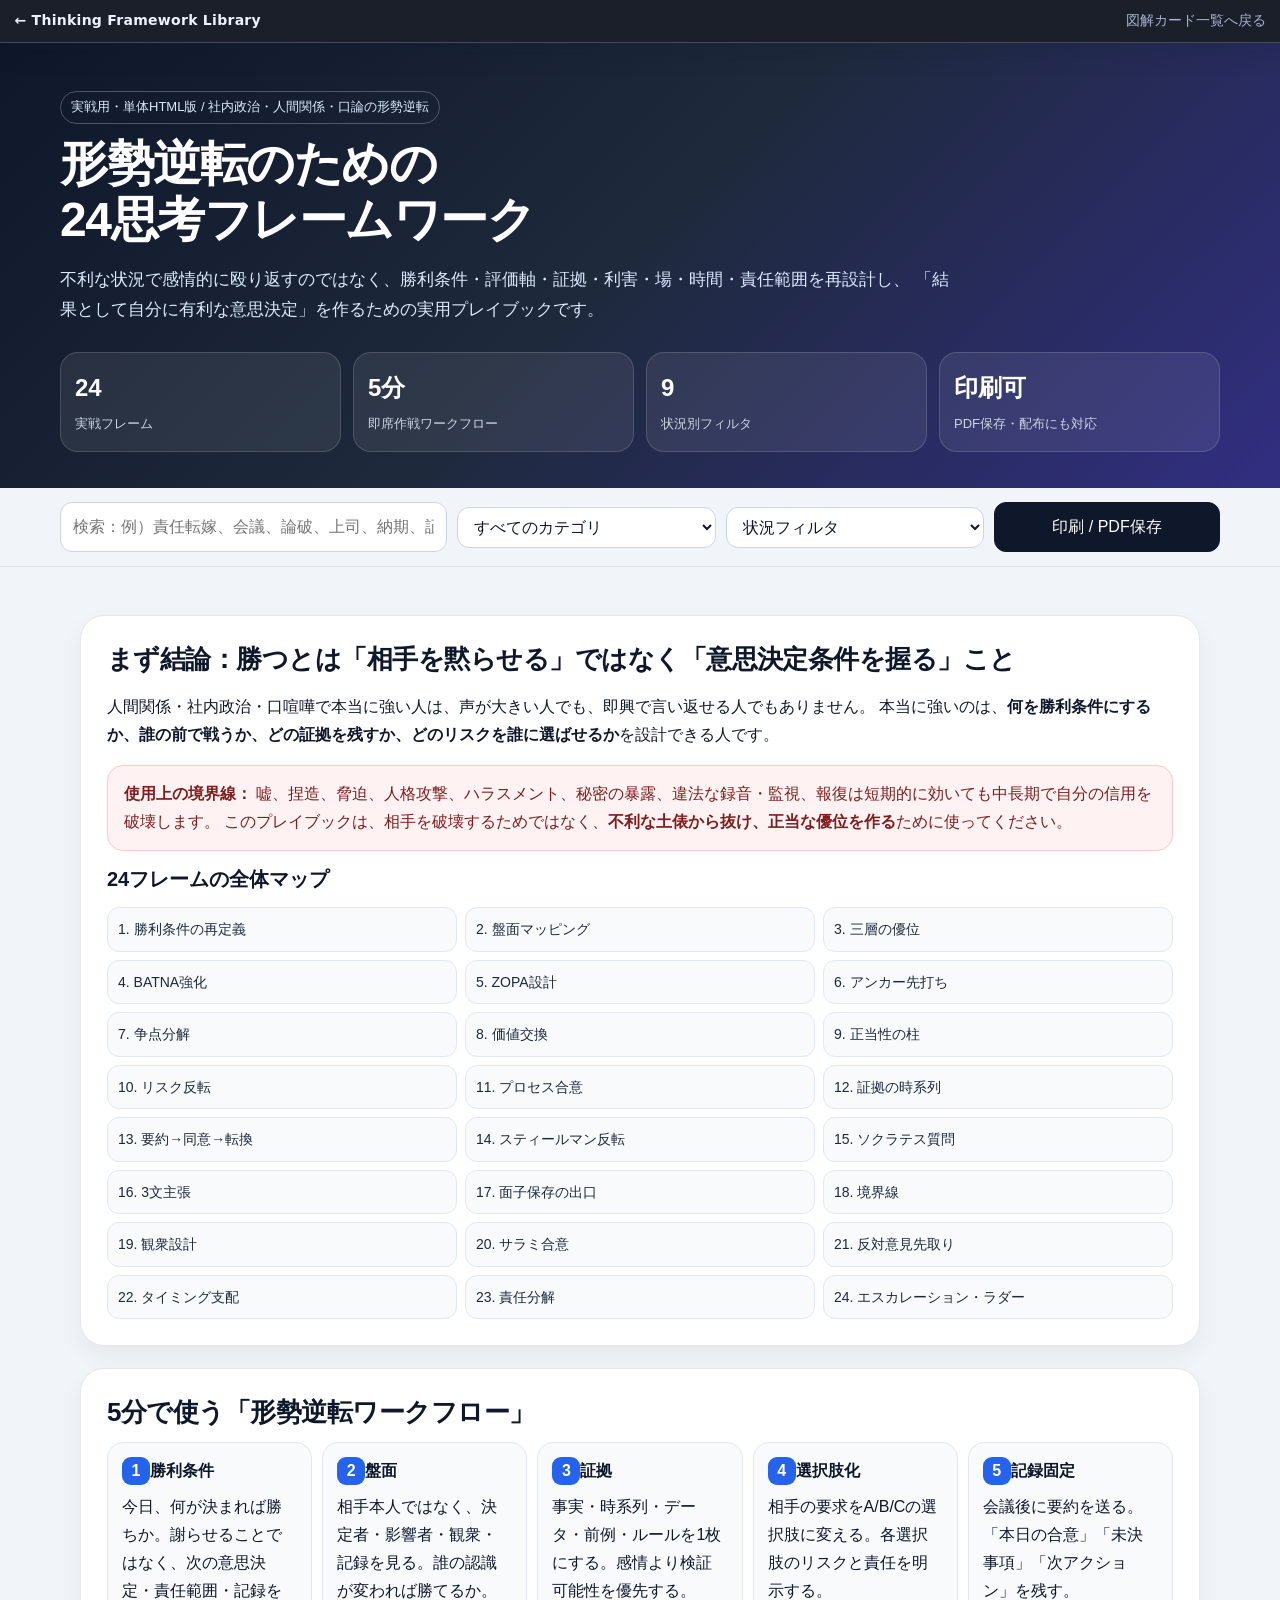
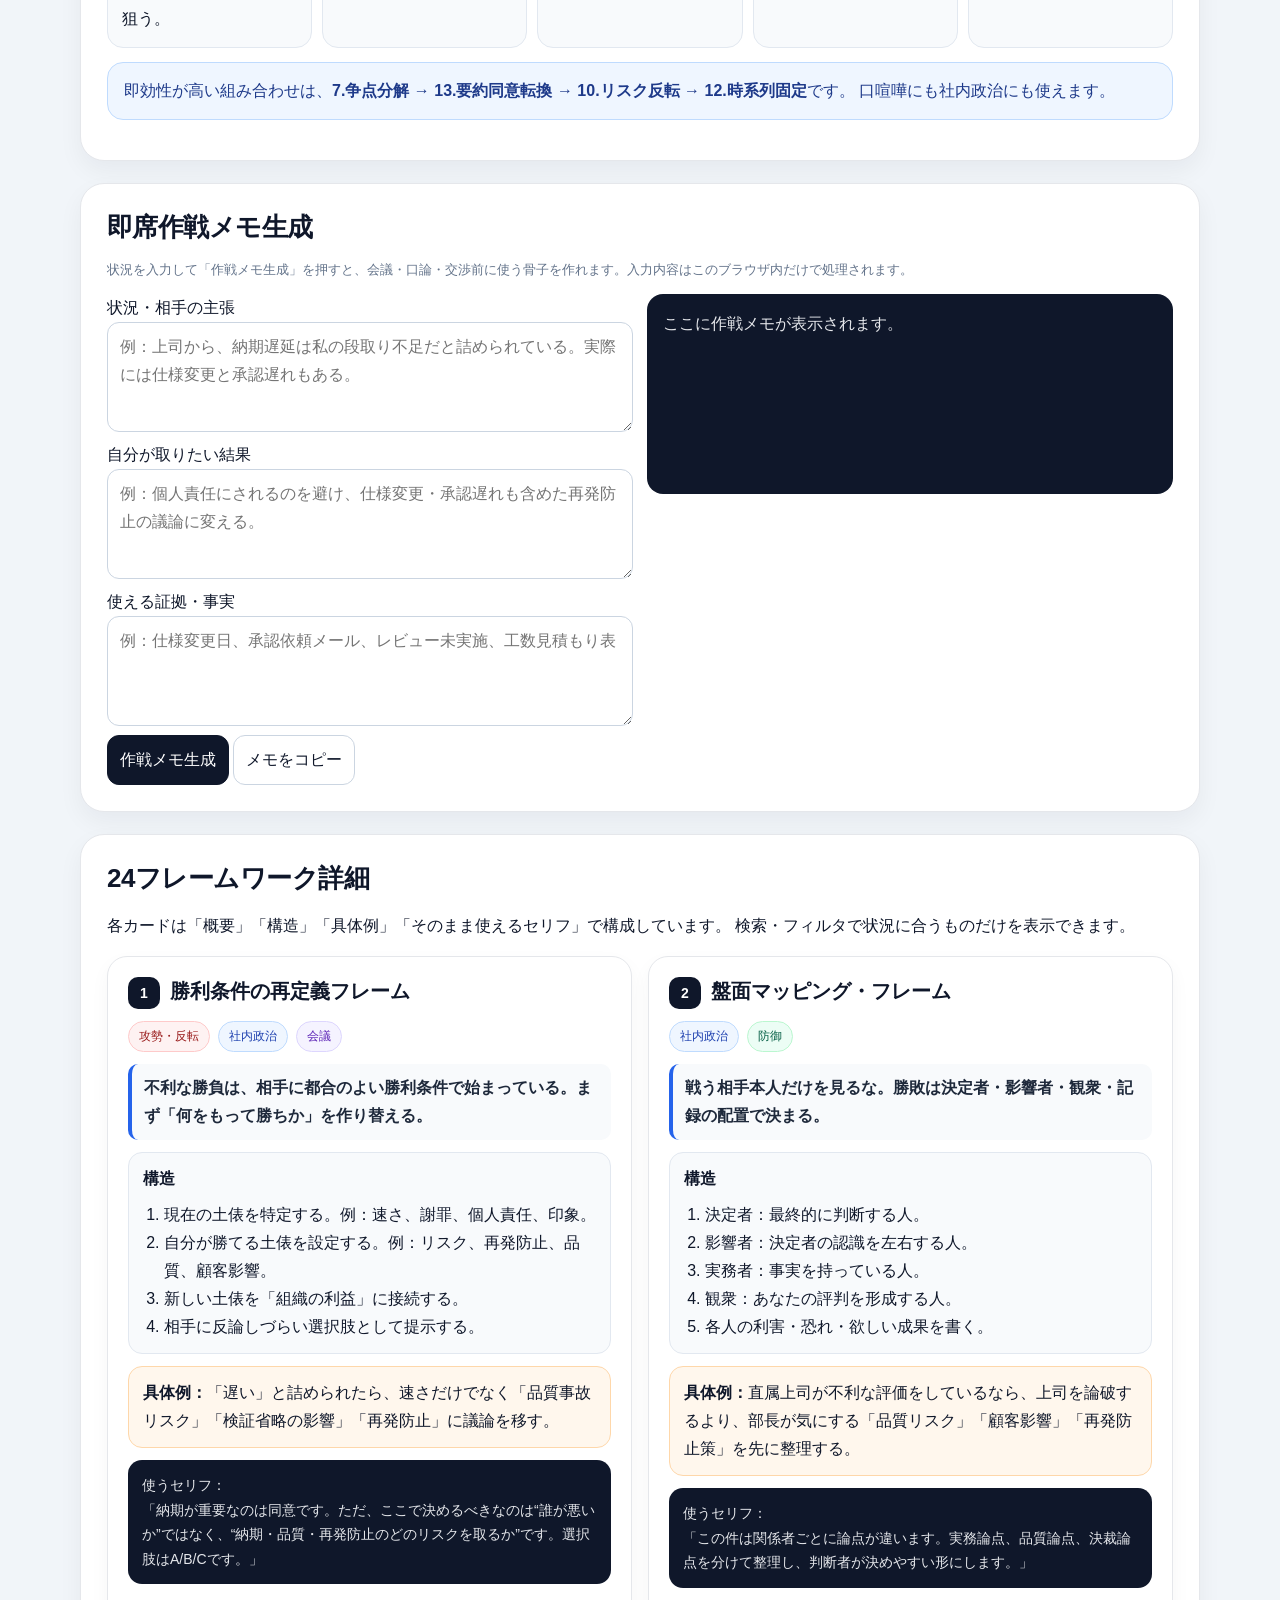
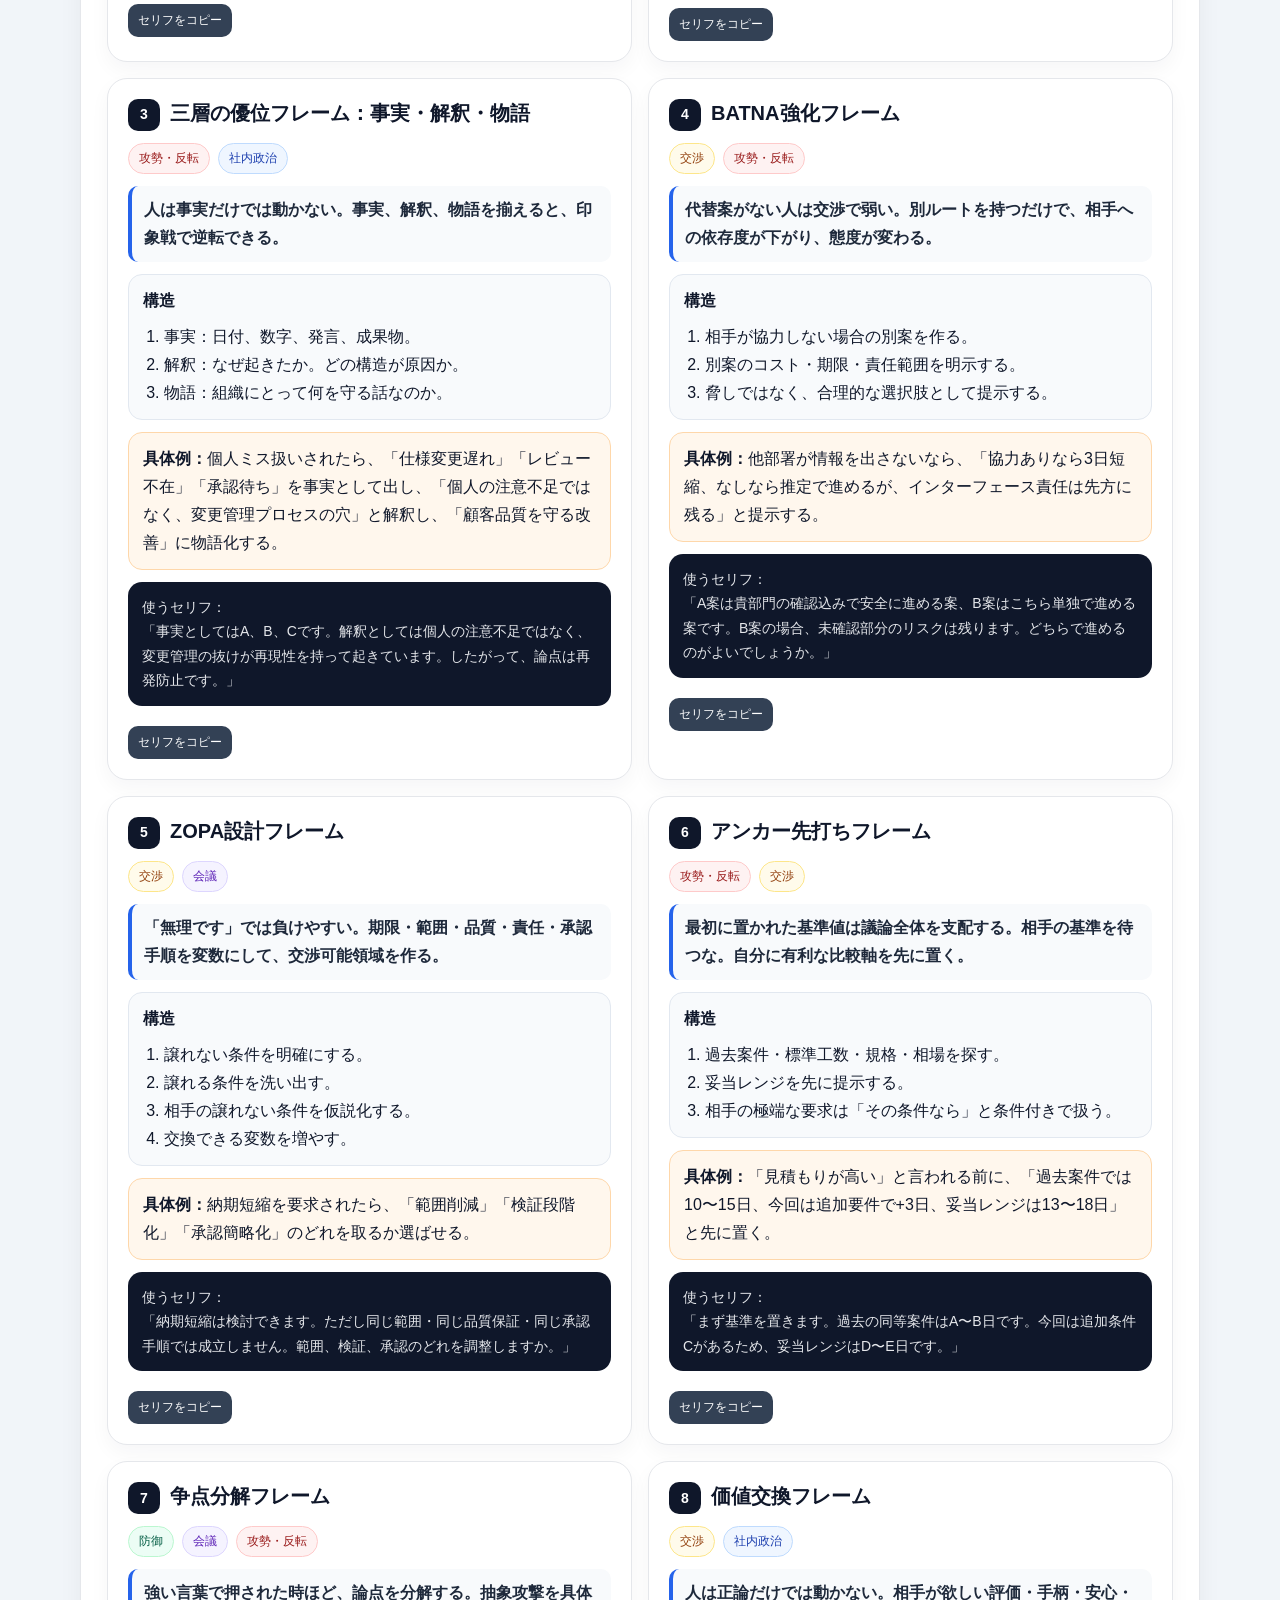
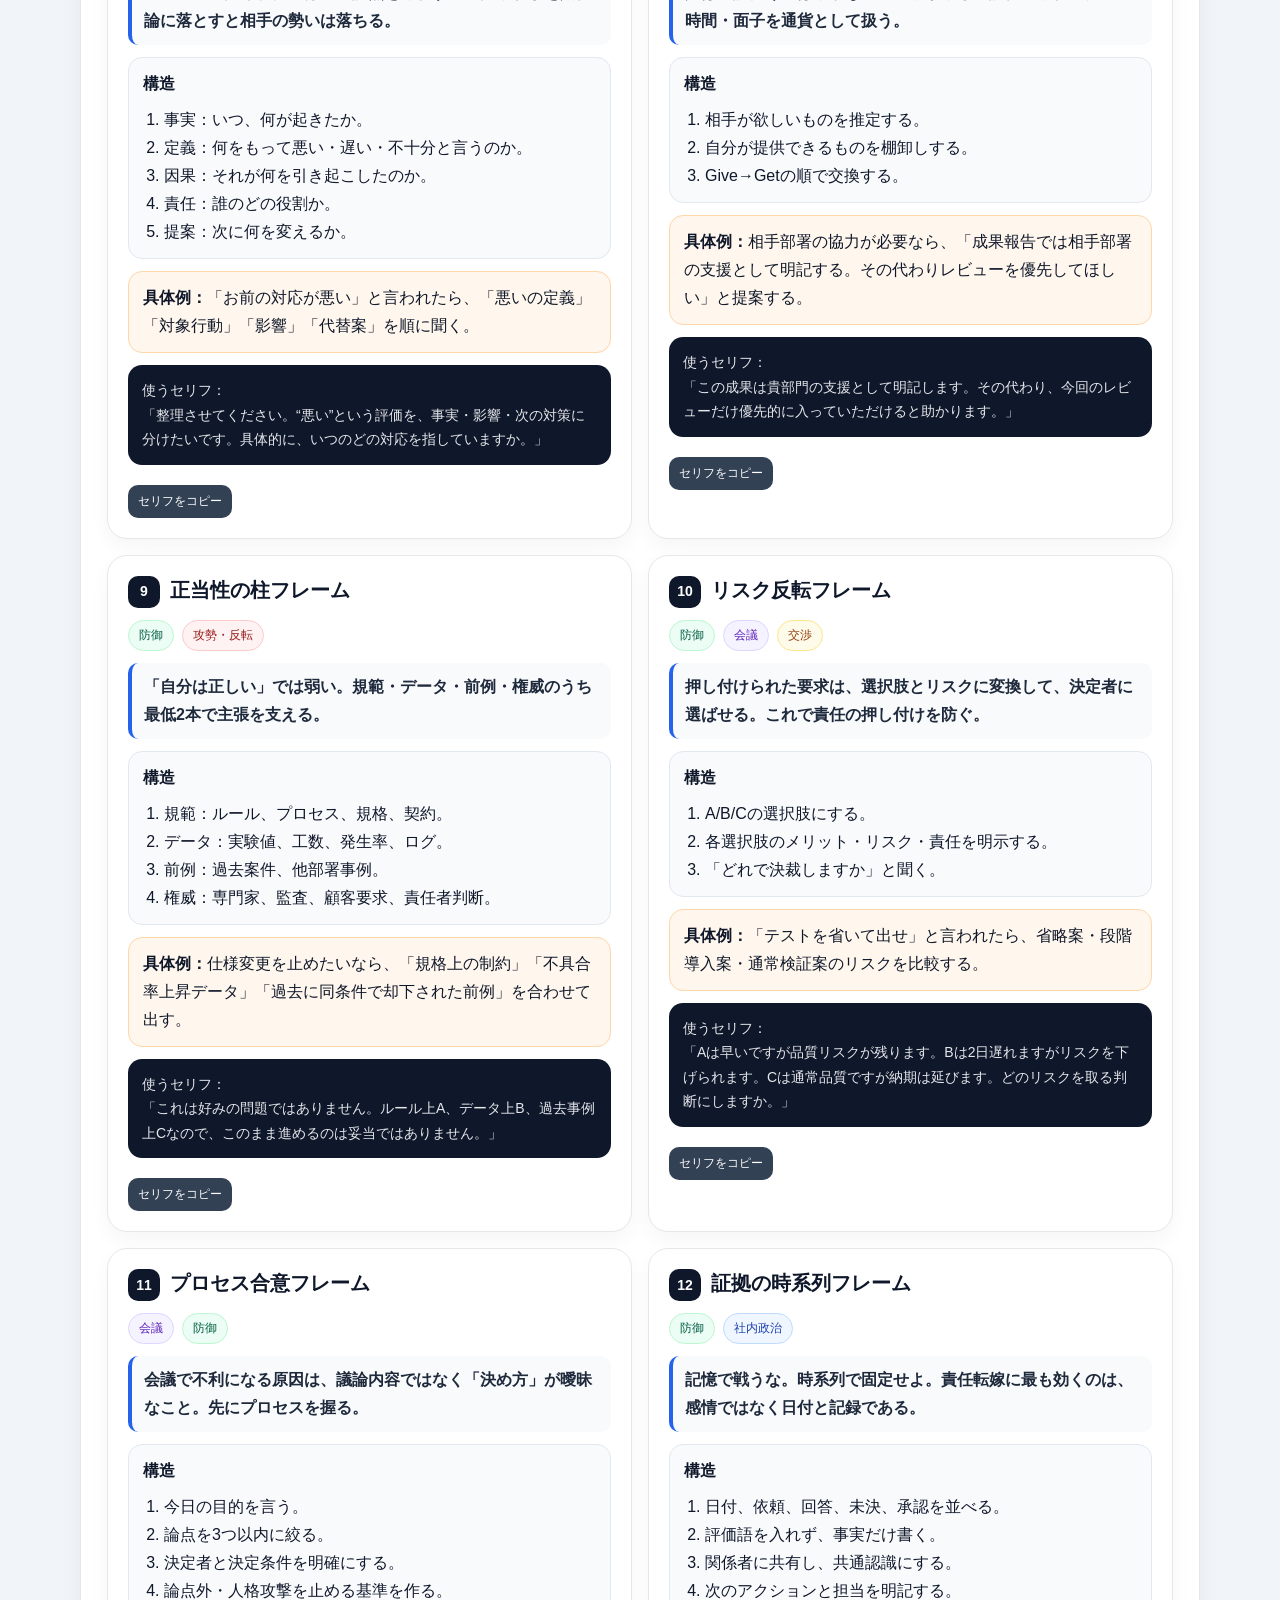
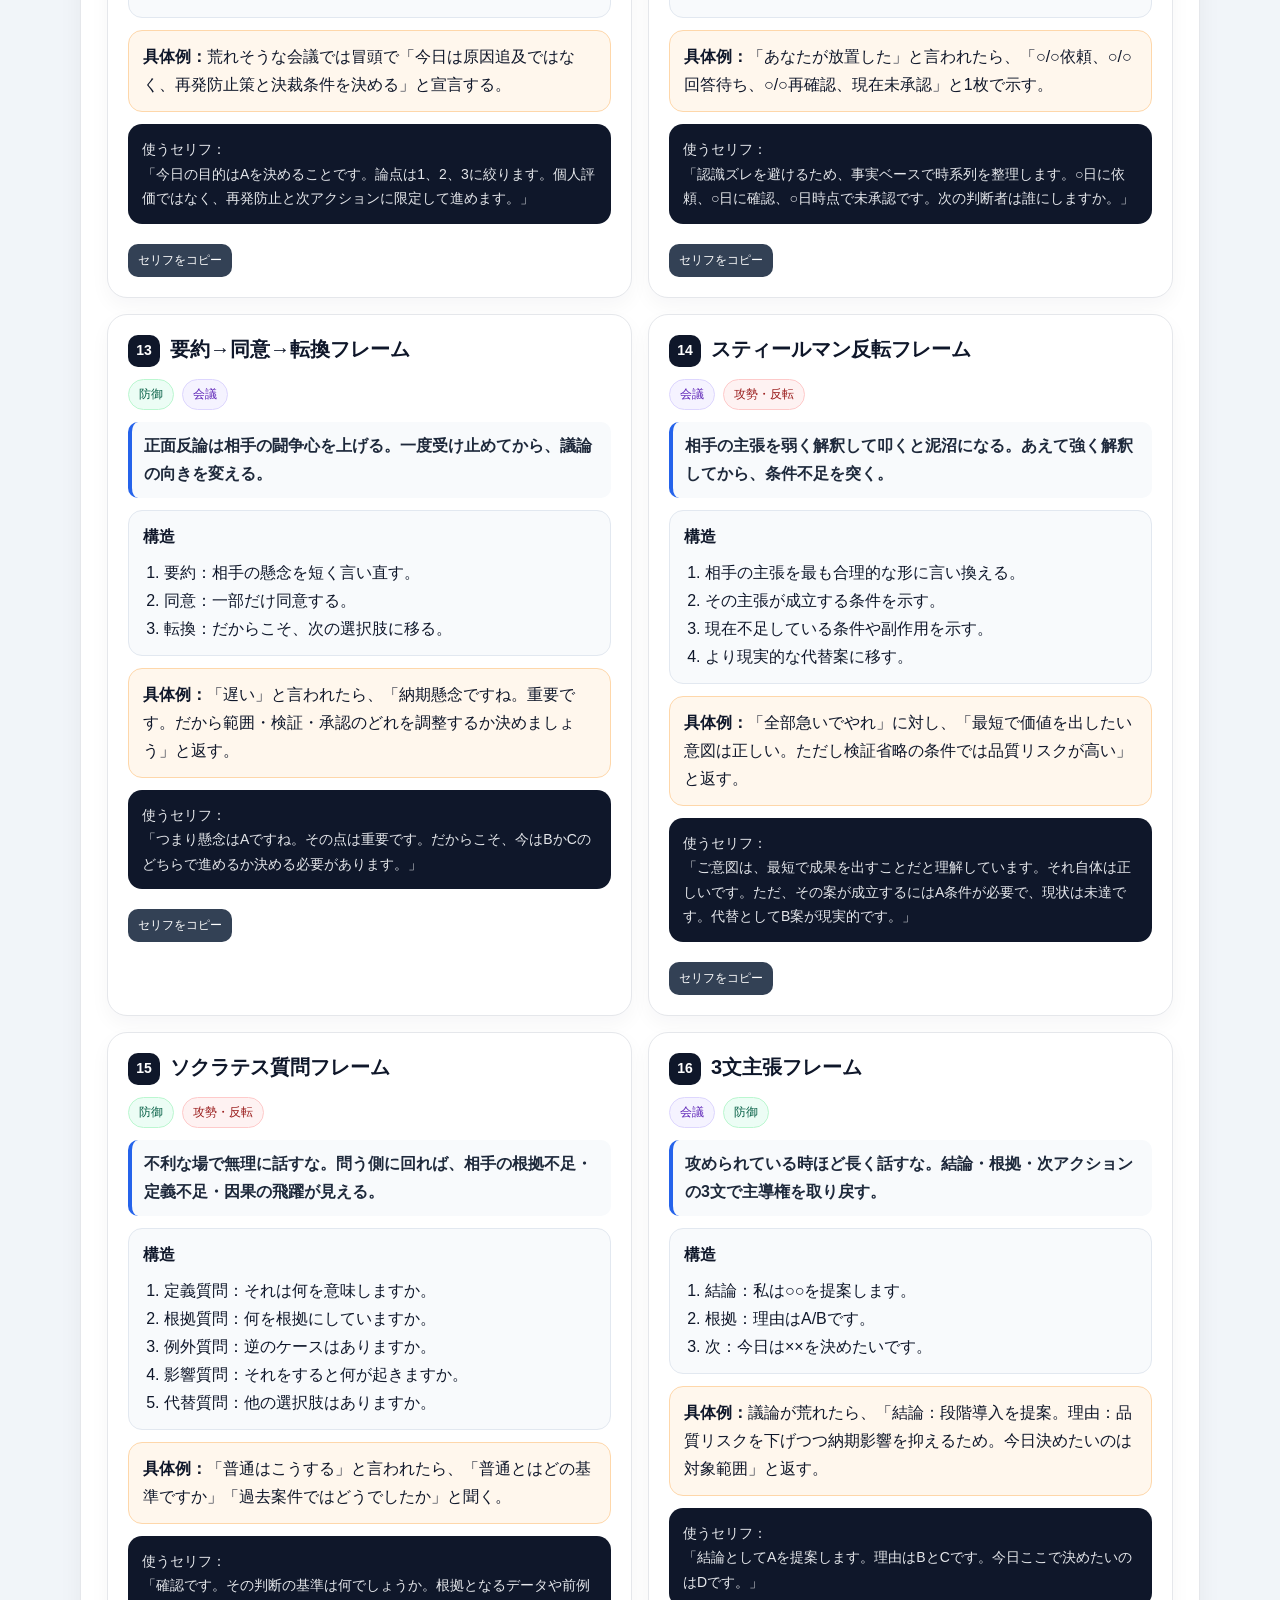
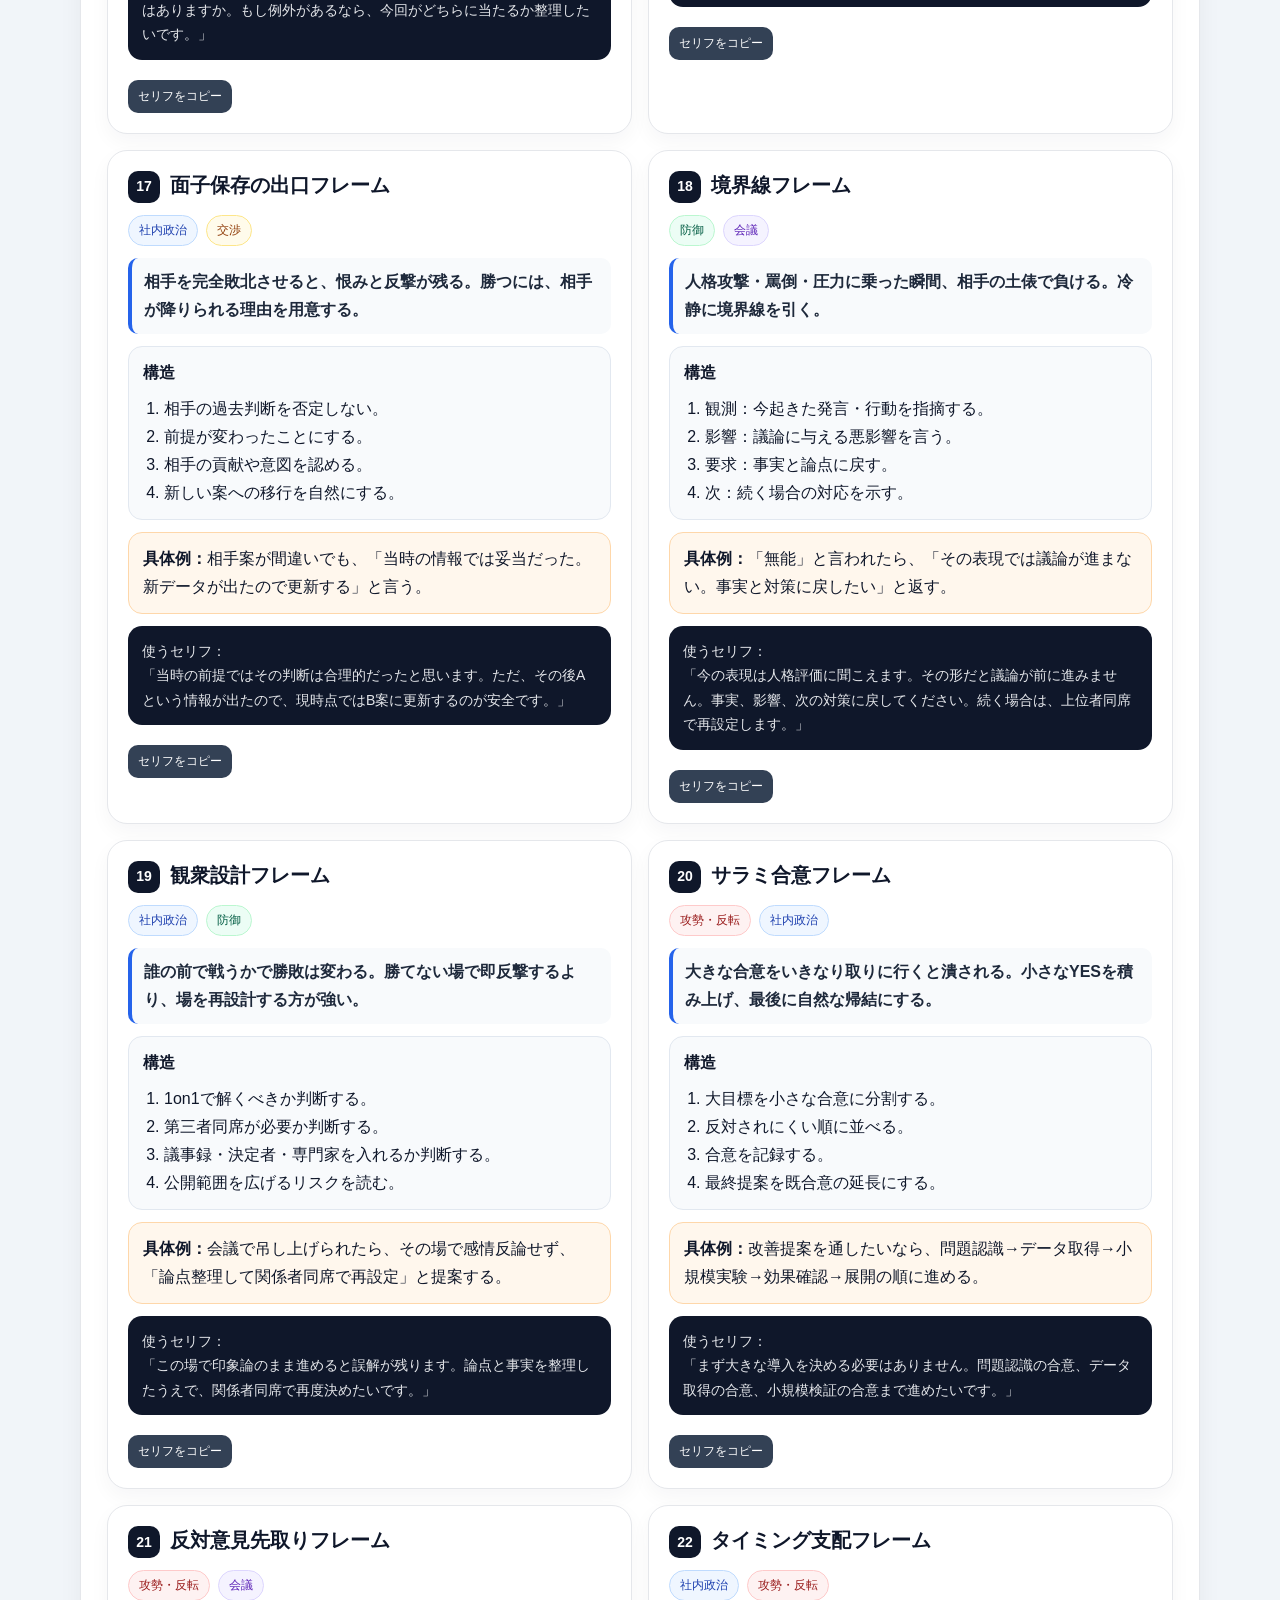
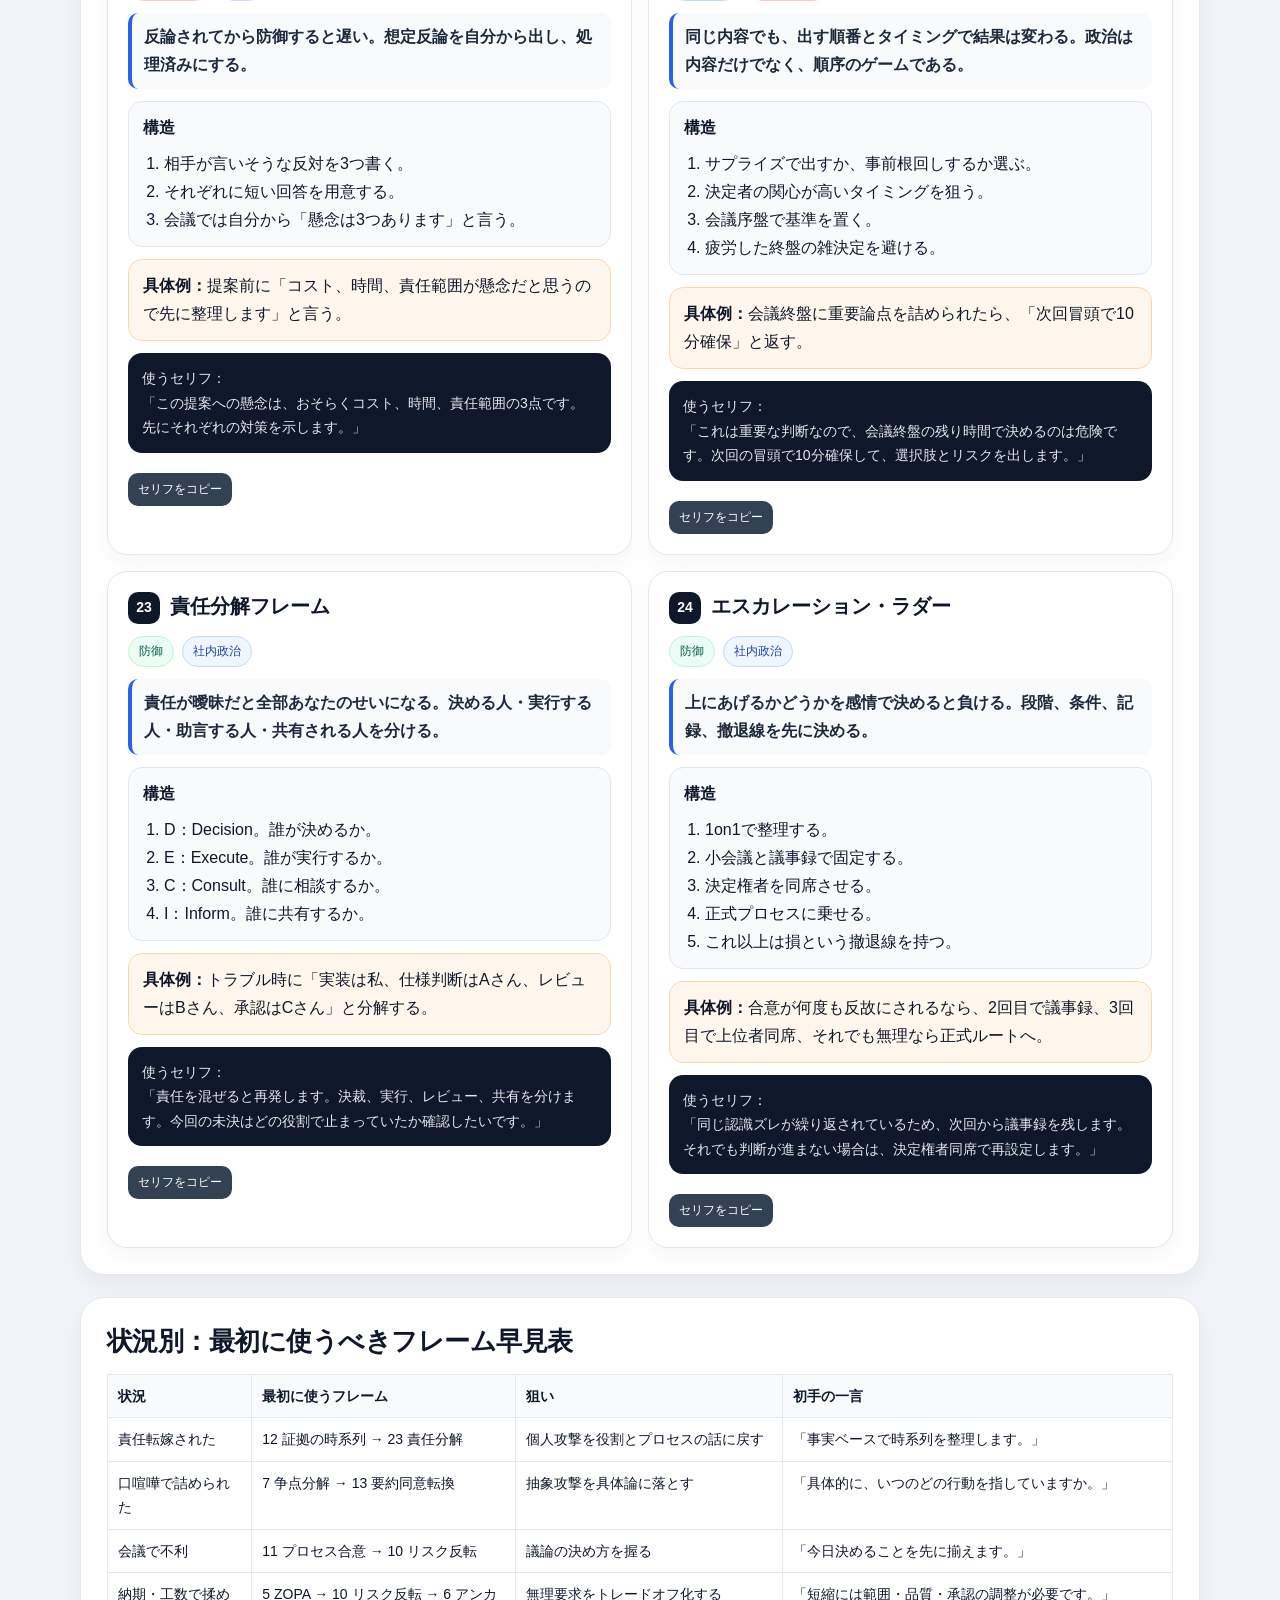
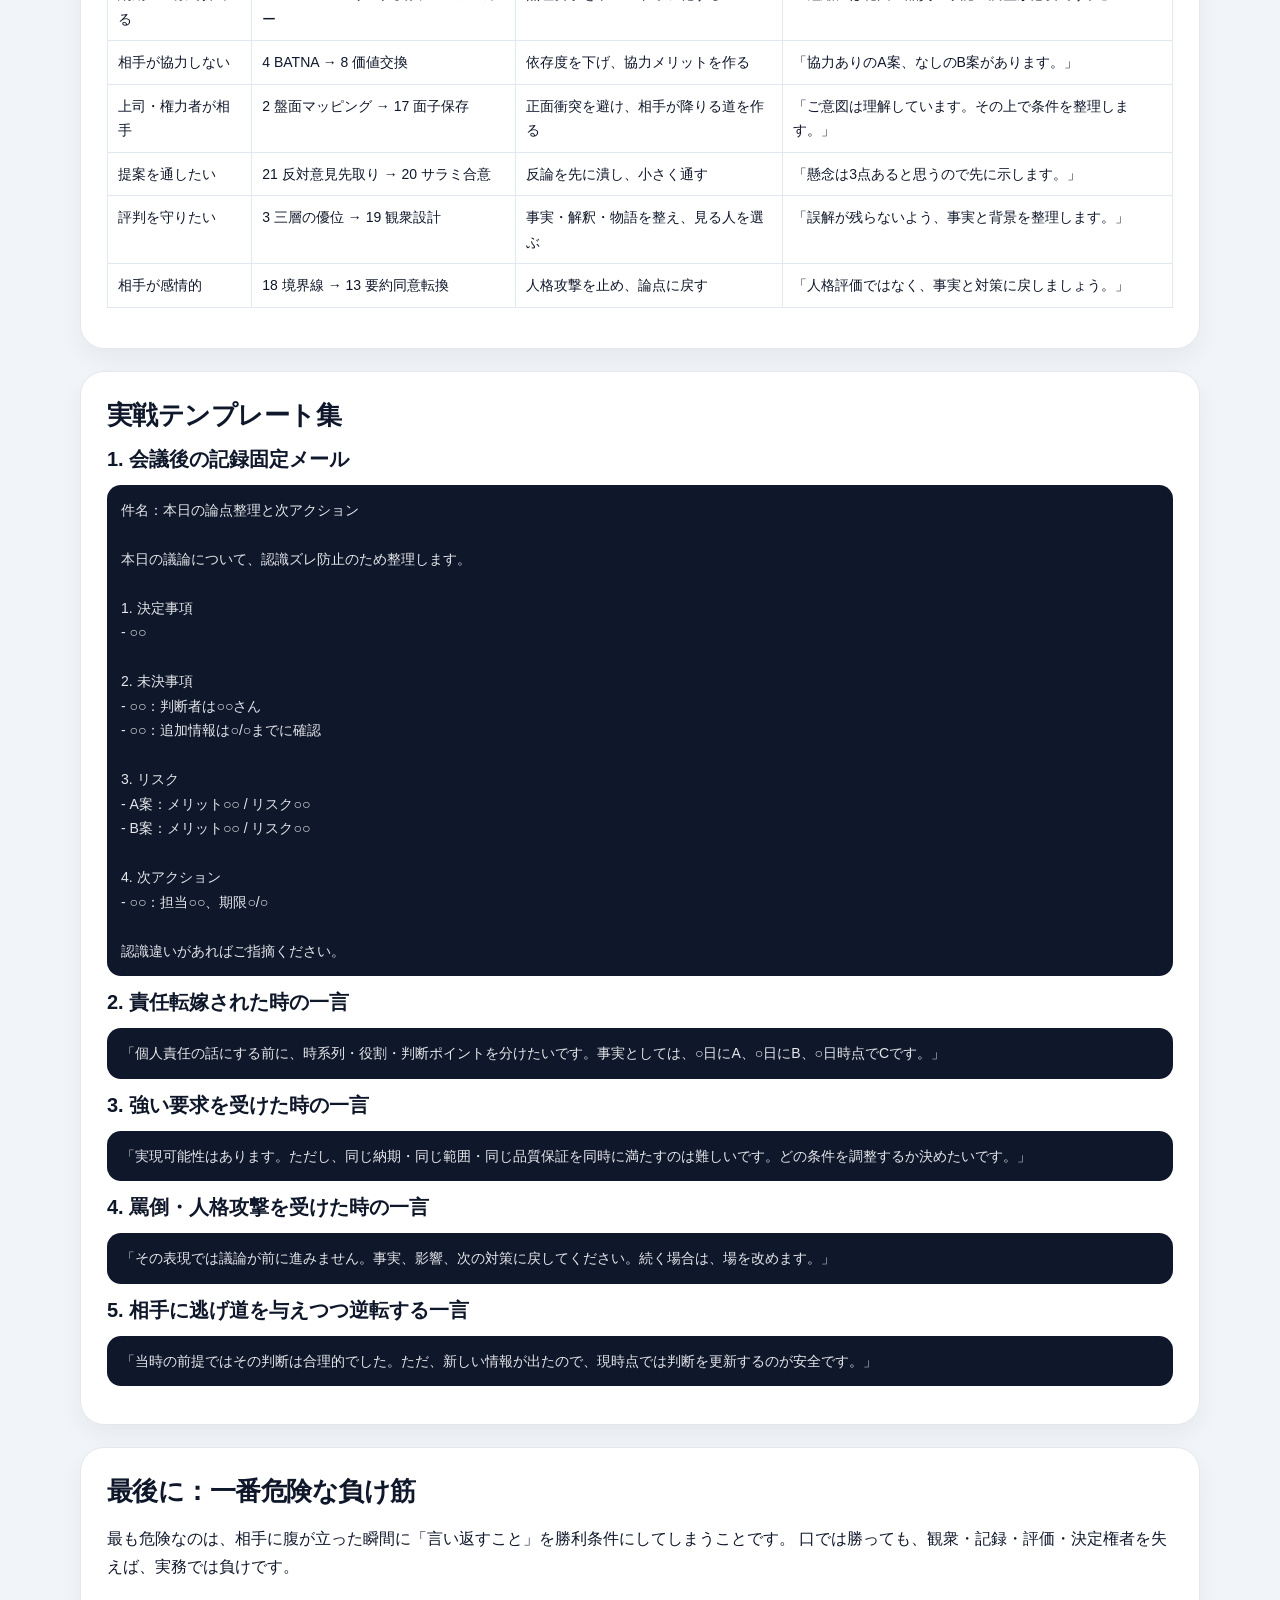
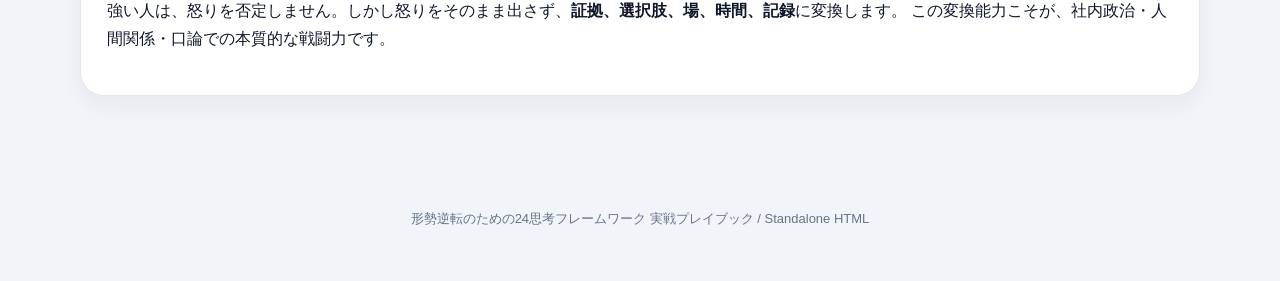
<file: preview (2).html>
<!doctype html>
<html lang="ja">
<head>
  <meta charset="utf-8">
  <meta name="viewport" content="width=device-width, initial-scale=1">
  <title>形勢逆転のための24思考フレームワーク 実戦プレイブック</title>
  <style>
    :root{
      --bg:#0f172a;
      --panel:#111827;
      --card:#ffffff;
      --muted:#64748b;
      --ink:#0f172a;
      --line:#e5e7eb;
      --accent:#2563eb;
      --accent2:#7c3aed;
      --good:#059669;
      --warn:#d97706;
      --bad:#dc2626;
      --soft:#f8fafc;
      --soft2:#eef2ff;
    }
    *{box-sizing:border-box}
    html{scroll-behavior:smooth}
    body{
      margin:0;
      font-family:-apple-system,BlinkMacSystemFont,"Segoe UI","Noto Sans JP","Hiragino Sans","Yu Gothic",Meiryo,sans-serif;
      background:#f1f5f9;
      color:var(--ink);
      line-height:1.75;
    }
    header{
      background:linear-gradient(135deg,#0f172a 0%,#1e293b 48%,#312e81 100%);
      color:#fff;
      padding:48px 20px 36px;
    }
    .wrap{max-width:1160px;margin:0 auto}
    .eyebrow{
      display:inline-block;
      padding:4px 10px;
      border:1px solid rgba(255,255,255,.25);
      border-radius:999px;
      font-size:13px;
      color:#dbeafe;
      margin-bottom:12px;
    }
    h1{
      font-size:clamp(28px,5vw,48px);
      line-height:1.18;
      margin:0 0 16px;
      letter-spacing:-.03em;
    }
    .lead{
      max-width:900px;
      color:#dbeafe;
      font-size:17px;
      margin:0 0 24px;
    }
    .header-grid{
      display:grid;
      grid-template-columns:repeat(4,minmax(0,1fr));
      gap:12px;
      margin-top:28px;
    }
    .metric{
      background:rgba(255,255,255,.08);
      border:1px solid rgba(255,255,255,.15);
      border-radius:18px;
      padding:14px;
      min-height:100px;
    }
    .metric b{display:block;font-size:24px}
    .metric span{font-size:13px;color:#cbd5e1}
    main{padding:26px 20px 60px}
    .toolbar{
      position:sticky;
      top:0;
      z-index:20;
      background:rgba(241,245,249,.95);
      backdrop-filter:blur(10px);
      padding:14px 0;
      border-bottom:1px solid #dbe4ef;
      margin-bottom:22px;
    }
    .tools{
      display:grid;
      grid-template-columns:1.2fr .8fr .8fr .7fr;
      gap:10px;
      align-items:center;
    }
    input,select,button,textarea{
      font:inherit;
      border:1px solid #cbd5e1;
      border-radius:12px;
      padding:10px 12px;
      background:#fff;
      color:#0f172a;
    }
    button{
      background:#0f172a;
      color:#fff;
      cursor:pointer;
      border-color:#0f172a;
      transition:.15s ease;
    }
    button:hover{transform:translateY(-1px);box-shadow:0 8px 18px rgba(15,23,42,.18)}
    .ghost{
      background:#fff;
      color:#0f172a;
      border-color:#cbd5e1;
    }
    .section{
      background:#fff;
      border:1px solid var(--line);
      border-radius:24px;
      padding:26px;
      margin:0 0 22px;
      box-shadow:0 10px 24px rgba(15,23,42,.05);
    }
    h2{
      font-size:26px;
      margin:0 0 12px;
      letter-spacing:-.02em;
      line-height:1.35;
    }
    h3{
      font-size:20px;
      margin:0 0 10px;
      line-height:1.4;
    }
    h4{font-size:16px;margin:18px 0 8px}
    .toc{
      display:grid;
      grid-template-columns:repeat(3,minmax(0,1fr));
      gap:8px;
      margin-top:14px;
    }
    .toc a{
      display:block;
      text-decoration:none;
      color:#1e293b;
      background:#f8fafc;
      border:1px solid #e2e8f0;
      border-radius:12px;
      padding:9px 10px;
      font-size:14px;
    }
    .toc a:hover{background:#eef2ff;border-color:#c7d2fe}
    .pillrow{display:flex;flex-wrap:wrap;gap:8px;margin:12px 0}
    .pill{
      display:inline-flex;
      align-items:center;
      gap:6px;
      border-radius:999px;
      padding:4px 10px;
      font-size:12px;
      border:1px solid #dbe4ef;
      background:#f8fafc;
      color:#334155;
    }
    .pill.attack{background:#fef2f2;border-color:#fecaca;color:#991b1b}
    .pill.defense{background:#ecfdf5;border-color:#bbf7d0;color:#065f46}
    .pill.politics{background:#eff6ff;border-color:#bfdbfe;color:#1e40af}
    .pill.meeting{background:#f5f3ff;border-color:#ddd6fe;color:#5b21b6}
    .pill.negotiation{background:#fffbeb;border-color:#fde68a;color:#92400e}
    .grid{
      display:grid;
      grid-template-columns:repeat(2,minmax(0,1fr));
      gap:16px;
    }
    .card{
      background:#fff;
      border:1px solid var(--line);
      border-radius:20px;
      padding:20px;
      box-shadow:0 8px 20px rgba(15,23,42,.04);
    }
    .card h3{
      display:flex;
      align-items:flex-start;
      gap:10px;
    }
    .num{
      flex:0 0 auto;
      display:inline-grid;
      place-items:center;
      width:32px;height:32px;
      border-radius:10px;
      background:#0f172a;
      color:#fff;
      font-weight:700;
      font-size:14px;
    }
    .summary{
      font-weight:700;
      color:#1e293b;
      background:#f8fafc;
      border-left:4px solid #2563eb;
      padding:10px 12px;
      border-radius:10px;
      margin:12px 0;
    }
    .structure{
      background:#f8fafc;
      border:1px solid #e2e8f0;
      border-radius:14px;
      padding:12px 14px;
      margin:12px 0;
    }
    .structure ol{margin:8px 0 0 21px;padding:0}
    .example{
      background:#fff7ed;
      border:1px solid #fed7aa;
      border-radius:14px;
      padding:12px 14px;
      margin:12px 0;
    }
    .script{
      background:#0f172a;
      color:#e5e7eb;
      border-radius:14px;
      padding:13px 14px;
      margin:12px 0;
      font-size:14px;
      white-space:pre-wrap;
    }
    .copybtn{
      display:inline-block;
      padding:6px 10px;
      border-radius:10px;
      font-size:12px;
      background:#334155;
      border:0;
      margin-top:8px;
    }
    table{
      width:100%;
      border-collapse:collapse;
      margin:14px 0;
      font-size:14px;
    }
    th,td{
      border:1px solid #e2e8f0;
      padding:9px 10px;
      vertical-align:top;
    }
    th{background:#f8fafc;text-align:left}
    .note{
      background:#eff6ff;
      border:1px solid #bfdbfe;
      color:#1e3a8a;
      border-radius:16px;
      padding:14px 16px;
      margin:14px 0;
    }
    .danger{
      background:#fef2f2;
      border:1px solid #fecaca;
      color:#7f1d1d;
      border-radius:16px;
      padding:14px 16px;
      margin:14px 0;
    }
    .workflow{
      display:grid;
      grid-template-columns:repeat(5,minmax(0,1fr));
      gap:10px;
      counter-reset:step;
    }
    .step{
      background:#f8fafc;
      border:1px solid #e2e8f0;
      border-radius:16px;
      padding:14px;
      min-height:150px;
      position:relative;
    }
    .step:before{
      counter-increment:step;
      content:counter(step);
      display:inline-grid;
      place-items:center;
      width:28px;height:28px;
      border-radius:9px;
      background:#2563eb;
      color:#fff;
      font-weight:700;
      margin-bottom:8px;
    }
    .worksheet{
      display:grid;
      grid-template-columns:1fr 1fr;
      gap:14px;
    }
    textarea{
      width:100%;
      min-height:110px;
      resize:vertical;
    }
    .output{
      background:#0f172a;
      color:#e5e7eb;
      border-radius:16px;
      padding:16px;
      white-space:pre-wrap;
      min-height:200px;
    }
    .small{font-size:13px;color:#64748b}
    .hidden{display:none!important}
    footer{
      text-align:center;
      color:#64748b;
      font-size:13px;
      padding:30px 20px 50px;
    }
    @media (max-width:900px){
      .header-grid,.workflow,.tools,.worksheet,.grid,.toc{grid-template-columns:1fr}
      .toolbar{position:static}
    }
    @media print{
      body{background:#fff}
      header{background:#fff;color:#000;border-bottom:2px solid #000;padding:20px}
      .lead,.eyebrow,.toolbar,button,.copybtn,footer{display:none!important}
      .section,.card{box-shadow:none;border:1px solid #999;break-inside:avoid}
      main{padding:0}
      .grid{grid-template-columns:1fr}
      .script{background:#f3f4f6;color:#111827;border:1px solid #999}
      a{color:#000;text-decoration:none}
    }
  </style>

<!-- Thinking Framework Library portal link styles -->
<style>
.tfl-portal-link{position:sticky;top:0;z-index:9999;display:flex;align-items:center;justify-content:space-between;gap:.75rem;padding:.65rem .9rem;margin:0;background:rgba(12,17,29,.94);color:#eef2ff;border-bottom:1px solid rgba(148,163,184,.35);font-family:system-ui,-apple-system,BlinkMacSystemFont,"Segoe UI",sans-serif;font-size:14px;line-height:1.5;text-decoration:none;box-shadow:0 8px 24px rgba(15,23,42,.16)}
.tfl-portal-link strong{font-weight:800;letter-spacing:.02em}
.tfl-portal-link span{color:#a8b3cf}
.tfl-portal-link:focus-visible{outline:3px solid #60a5fa;outline-offset:-3px}
@media (max-width:640px){.tfl-portal-link{align-items:flex-start;flex-direction:column;font-size:13px}}
@media print{.tfl-portal-link{display:none}}
</style>
<!-- /Thinking Framework Library portal link styles -->
</head>
<body>
<a class="tfl-portal-link" href="index.html" aria-label="Thinking Framework Library ポータルへ戻る"><strong>← Thinking Framework Library</strong><span>図解カード一覧へ戻る</span></a>

<header>
  <div class="wrap">
    <div class="eyebrow">実戦用・単体HTML版 / 社内政治・人間関係・口論の形勢逆転</div>
    <h1>形勢逆転のための<br>24思考フレームワーク</h1>
    <p class="lead">
      不利な状況で感情的に殴り返すのではなく、勝利条件・評価軸・証拠・利害・場・時間・責任範囲を再設計し、
      「結果として自分に有利な意思決定」を作るための実用プレイブックです。
    </p>
    <div class="header-grid">
      <div class="metric"><b>24</b><span>実戦フレーム</span></div>
      <div class="metric"><b>5分</b><span>即席作戦ワークフロー</span></div>
      <div class="metric"><b>9</b><span>状況別フィルタ</span></div>
      <div class="metric"><b>印刷可</b><span>PDF保存・配布にも対応</span></div>
    </div>
  </div>
</header>

<div class="toolbar">
  <div class="wrap tools">
    <input id="search" placeholder="検索：例）責任転嫁、会議、論破、上司、納期、証拠">
    <select id="category">
      <option value="all">すべてのカテゴリ</option>
      <option value="defense">防御・守り</option>
      <option value="attack">攻勢・反転</option>
      <option value="politics">社内政治</option>
      <option value="meeting">会議・議論</option>
      <option value="negotiation">交渉</option>
    </select>
    <select id="scenario">
      <option value="all">状況フィルタ</option>
      <option value="責任転嫁">責任転嫁された</option>
      <option value="口喧嘩">口喧嘩・詰められた</option>
      <option value="会議">会議で不利</option>
      <option value="納期">納期・工数で揉める</option>
      <option value="上司">上司・権力者が相手</option>
      <option value="協力拒否">相手が協力しない</option>
      <option value="評価">評価・評判を守る</option>
      <option value="提案">提案を通す</option>
      <option value="炎上">炎上・感情対立</option>
    </select>
    <button onclick="window.print()">印刷 / PDF保存</button>
  </div>
</div>

<main class="wrap">

<section class="section">
  <h2>まず結論：勝つとは「相手を黙らせる」ではなく「意思決定条件を握る」こと</h2>
  <p>
    人間関係・社内政治・口喧嘩で本当に強い人は、声が大きい人でも、即興で言い返せる人でもありません。
    本当に強いのは、<strong>何を勝利条件にするか、誰の前で戦うか、どの証拠を残すか、どのリスクを誰に選ばせるか</strong>を設計できる人です。
  </p>
  <div class="danger">
    <strong>使用上の境界線：</strong>
    嘘、捏造、脅迫、人格攻撃、ハラスメント、秘密の暴露、違法な録音・監視、報復は短期的に効いても中長期で自分の信用を破壊します。
    このプレイブックは、相手を破壊するためではなく、<strong>不利な土俵から抜け、正当な優位を作る</strong>ために使ってください。
  </div>
  <h3>24フレームの全体マップ</h3>
  <div class="toc" id="toc">
    <a href="#f1">1. 勝利条件の再定義</a>
    <a href="#f2">2. 盤面マッピング</a>
    <a href="#f3">3. 三層の優位</a>
    <a href="#f4">4. BATNA強化</a>
    <a href="#f5">5. ZOPA設計</a>
    <a href="#f6">6. アンカー先打ち</a>
    <a href="#f7">7. 争点分解</a>
    <a href="#f8">8. 価値交換</a>
    <a href="#f9">9. 正当性の柱</a>
    <a href="#f10">10. リスク反転</a>
    <a href="#f11">11. プロセス合意</a>
    <a href="#f12">12. 証拠の時系列</a>
    <a href="#f13">13. 要約→同意→転換</a>
    <a href="#f14">14. スティールマン反転</a>
    <a href="#f15">15. ソクラテス質問</a>
    <a href="#f16">16. 3文主張</a>
    <a href="#f17">17. 面子保存の出口</a>
    <a href="#f18">18. 境界線</a>
    <a href="#f19">19. 観衆設計</a>
    <a href="#f20">20. サラミ合意</a>
    <a href="#f21">21. 反対意見先取り</a>
    <a href="#f22">22. タイミング支配</a>
    <a href="#f23">23. 責任分解</a>
    <a href="#f24">24. エスカレーション・ラダー</a>
  </div>
</section>

<section class="section">
  <h2>5分で使う「形勢逆転ワークフロー」</h2>
  <div class="workflow">
    <div class="step"><strong>勝利条件</strong><br>今日、何が決まれば勝ちか。謝らせることではなく、次の意思決定・責任範囲・記録を狙う。</div>
    <div class="step"><strong>盤面</strong><br>相手本人ではなく、決定者・影響者・観衆・記録を見る。誰の認識が変われば勝てるか。</div>
    <div class="step"><strong>証拠</strong><br>事実・時系列・データ・前例・ルールを1枚にする。感情より検証可能性を優先する。</div>
    <div class="step"><strong>選択肢化</strong><br>相手の要求をA/B/Cの選択肢に変える。各選択肢のリスクと責任を明示する。</div>
    <div class="step"><strong>記録固定</strong><br>会議後に要約を送る。「本日の合意」「未決事項」「次アクション」を残す。</div>
  </div>
  <div class="note">
    即効性が高い組み合わせは、<strong>7.争点分解 → 13.要約同意転換 → 10.リスク反転 → 12.時系列固定</strong>です。
    口喧嘩にも社内政治にも使えます。
  </div>
</section>

<section class="section">
  <h2>即席作戦メモ生成</h2>
  <p class="small">状況を入力して「作戦メモ生成」を押すと、会議・口論・交渉前に使う骨子を作れます。入力内容はこのブラウザ内だけで処理されます。</p>
  <div class="worksheet">
    <div>
      <label>状況・相手の主張</label>
      <textarea id="situation" placeholder="例：上司から、納期遅延は私の段取り不足だと詰められている。実際には仕様変更と承認遅れもある。"></textarea>
      <label>自分が取りたい結果</label>
      <textarea id="desired" placeholder="例：個人責任にされるのを避け、仕様変更・承認遅れも含めた再発防止の議論に変える。"></textarea>
      <label>使える証拠・事実</label>
      <textarea id="evidence" placeholder="例：仕様変更日、承認依頼メール、レビュー未実施、工数見積もり表"></textarea>
      <button onclick="generateMemo()">作戦メモ生成</button>
      <button class="ghost" onclick="copyMemo()">メモをコピー</button>
    </div>
    <div>
      <div id="memo" class="output">ここに作戦メモが表示されます。</div>
    </div>
  </div>
</section>

<section class="section">
  <h2>24フレームワーク詳細</h2>
  <p>
    各カードは「概要」「構造」「具体例」「そのまま使えるセリフ」で構成しています。
    検索・フィルタで状況に合うものだけを表示できます。
  </p>
  <div class="grid" id="cards">

    <article class="card framework" id="f1" data-category="attack politics meeting negotiation" data-keywords="勝利条件 評価軸 土俵 不利 形勢逆転 口喧嘩 会議 上司 評価">
      <h3><span class="num">1</span>勝利条件の再定義フレーム</h3>
      <div class="pillrow"><span class="pill attack">攻勢・反転</span><span class="pill politics">社内政治</span><span class="pill meeting">会議</span></div>
      <p class="summary">不利な勝負は、相手に都合のよい勝利条件で始まっている。まず「何をもって勝ちか」を作り替える。</p>
      <div class="structure">
        <strong>構造</strong>
        <ol>
          <li>現在の土俵を特定する。例：速さ、謝罪、個人責任、印象。</li>
          <li>自分が勝てる土俵を設定する。例：リスク、再発防止、品質、顧客影響。</li>
          <li>新しい土俵を「組織の利益」に接続する。</li>
          <li>相手に反論しづらい選択肢として提示する。</li>
        </ol>
      </div>
      <div class="example"><strong>具体例：</strong>「遅い」と詰められたら、速さだけでなく「品質事故リスク」「検証省略の影響」「再発防止」に議論を移す。</div>
      <div class="script">使うセリフ：
「納期が重要なのは同意です。ただ、ここで決めるべきなのは“誰が悪いか”ではなく、“納期・品質・再発防止のどのリスクを取るか”です。選択肢はA/B/Cです。」</div>
      <button class="copybtn" onclick="copyText(this)">セリフをコピー</button>
    </article>

    <article class="card framework" id="f2" data-category="politics attack defense" data-keywords="社内政治 ステークホルダー 影響者 決定者 上司 評価 観衆">
      <h3><span class="num">2</span>盤面マッピング・フレーム</h3>
      <div class="pillrow"><span class="pill politics">社内政治</span><span class="pill defense">防御</span></div>
      <p class="summary">戦う相手本人だけを見るな。勝敗は決定者・影響者・観衆・記録の配置で決まる。</p>
      <div class="structure">
        <strong>構造</strong>
        <ol>
          <li>決定者：最終的に判断する人。</li>
          <li>影響者：決定者の認識を左右する人。</li>
          <li>実務者：事実を持っている人。</li>
          <li>観衆：あなたの評判を形成する人。</li>
          <li>各人の利害・恐れ・欲しい成果を書く。</li>
        </ol>
      </div>
      <div class="example"><strong>具体例：</strong>直属上司が不利な評価をしているなら、上司を論破するより、部長が気にする「品質リスク」「顧客影響」「再発防止策」を先に整理する。</div>
      <div class="script">使うセリフ：
「この件は関係者ごとに論点が違います。実務論点、品質論点、決裁論点を分けて整理し、判断者が決めやすい形にします。」</div>
      <button class="copybtn" onclick="copyText(this)">セリフをコピー</button>
    </article>

    <article class="card framework" id="f3" data-category="attack politics meeting" data-keywords="事実 解釈 物語 評判 説得 会議 提案">
      <h3><span class="num">3</span>三層の優位フレーム：事実・解釈・物語</h3>
      <div class="pillrow"><span class="pill attack">攻勢・反転</span><span class="pill politics">社内政治</span></div>
      <p class="summary">人は事実だけでは動かない。事実、解釈、物語を揃えると、印象戦で逆転できる。</p>
      <div class="structure">
        <strong>構造</strong>
        <ol>
          <li>事実：日付、数字、発言、成果物。</li>
          <li>解釈：なぜ起きたか。どの構造が原因か。</li>
          <li>物語：組織にとって何を守る話なのか。</li>
        </ol>
      </div>
      <div class="example"><strong>具体例：</strong>個人ミス扱いされたら、「仕様変更遅れ」「レビュー不在」「承認待ち」を事実として出し、「個人の注意不足ではなく、変更管理プロセスの穴」と解釈し、「顧客品質を守る改善」に物語化する。</div>
      <div class="script">使うセリフ：
「事実としてはA、B、Cです。解釈としては個人の注意不足ではなく、変更管理の抜けが再現性を持って起きています。したがって、論点は再発防止です。」</div>
      <button class="copybtn" onclick="copyText(this)">セリフをコピー</button>
    </article>

    <article class="card framework" id="f4" data-category="negotiation attack defense" data-keywords="BATNA 代替案 交渉 協力拒否 上司 不利">
      <h3><span class="num">4</span>BATNA強化フレーム</h3>
      <div class="pillrow"><span class="pill negotiation">交渉</span><span class="pill attack">攻勢・反転</span></div>
      <p class="summary">代替案がない人は交渉で弱い。別ルートを持つだけで、相手への依存度が下がり、態度が変わる。</p>
      <div class="structure">
        <strong>構造</strong>
        <ol>
          <li>相手が協力しない場合の別案を作る。</li>
          <li>別案のコスト・期限・責任範囲を明示する。</li>
          <li>脅しではなく、合理的な選択肢として提示する。</li>
        </ol>
      </div>
      <div class="example"><strong>具体例：</strong>他部署が情報を出さないなら、「協力ありなら3日短縮、なしなら推定で進めるが、インターフェース責任は先方に残る」と提示する。</div>
      <div class="script">使うセリフ：
「A案は貴部門の確認込みで安全に進める案、B案はこちら単独で進める案です。B案の場合、未確認部分のリスクは残ります。どちらで進めるのがよいでしょうか。」</div>
      <button class="copybtn" onclick="copyText(this)">セリフをコピー</button>
    </article>

    <article class="card framework" id="f5" data-category="negotiation meeting" data-keywords="ZOPA 交渉可能領域 納期 工数 要求 交換">
      <h3><span class="num">5</span>ZOPA設計フレーム</h3>
      <div class="pillrow"><span class="pill negotiation">交渉</span><span class="pill meeting">会議</span></div>
      <p class="summary">「無理です」では負けやすい。期限・範囲・品質・責任・承認手順を変数にして、交渉可能領域を作る。</p>
      <div class="structure">
        <strong>構造</strong>
        <ol>
          <li>譲れない条件を明確にする。</li>
          <li>譲れる条件を洗い出す。</li>
          <li>相手の譲れない条件を仮説化する。</li>
          <li>交換できる変数を増やす。</li>
        </ol>
      </div>
      <div class="example"><strong>具体例：</strong>納期短縮を要求されたら、「範囲削減」「検証段階化」「承認簡略化」のどれを取るか選ばせる。</div>
      <div class="script">使うセリフ：
「納期短縮は検討できます。ただし同じ範囲・同じ品質保証・同じ承認手順では成立しません。範囲、検証、承認のどれを調整しますか。」</div>
      <button class="copybtn" onclick="copyText(this)">セリフをコピー</button>
    </article>

    <article class="card framework" id="f6" data-category="attack negotiation meeting" data-keywords="アンカー 基準値 見積もり 価格 工数 納期">
      <h3><span class="num">6</span>アンカー先打ちフレーム</h3>
      <div class="pillrow"><span class="pill attack">攻勢・反転</span><span class="pill negotiation">交渉</span></div>
      <p class="summary">最初に置かれた基準値は議論全体を支配する。相手の基準を待つな。自分に有利な比較軸を先に置く。</p>
      <div class="structure">
        <strong>構造</strong>
        <ol>
          <li>過去案件・標準工数・規格・相場を探す。</li>
          <li>妥当レンジを先に提示する。</li>
          <li>相手の極端な要求は「その条件なら」と条件付きで扱う。</li>
        </ol>
      </div>
      <div class="example"><strong>具体例：</strong>「見積もりが高い」と言われる前に、「過去案件では10〜15日、今回は追加要件で+3日、妥当レンジは13〜18日」と先に置く。</div>
      <div class="script">使うセリフ：
「まず基準を置きます。過去の同等案件はA〜B日です。今回は追加条件Cがあるため、妥当レンジはD〜E日です。」</div>
      <button class="copybtn" onclick="copyText(this)">セリフをコピー</button>
    </article>

    <article class="card framework" id="f7" data-category="defense meeting attack" data-keywords="争点分解 論破 口喧嘩 詰められた 定義 根拠 因果">
      <h3><span class="num">7</span>争点分解フレーム</h3>
      <div class="pillrow"><span class="pill defense">防御</span><span class="pill meeting">会議</span><span class="pill attack">攻勢・反転</span></div>
      <p class="summary">強い言葉で押された時ほど、論点を分解する。抽象攻撃を具体論に落とすと相手の勢いは落ちる。</p>
      <div class="structure">
        <strong>構造</strong>
        <ol>
          <li>事実：いつ、何が起きたか。</li>
          <li>定義：何をもって悪い・遅い・不十分と言うのか。</li>
          <li>因果：それが何を引き起こしたのか。</li>
          <li>責任：誰のどの役割か。</li>
          <li>提案：次に何を変えるか。</li>
        </ol>
      </div>
      <div class="example"><strong>具体例：</strong>「お前の対応が悪い」と言われたら、「悪いの定義」「対象行動」「影響」「代替案」を順に聞く。</div>
      <div class="script">使うセリフ：
「整理させてください。“悪い”という評価を、事実・影響・次の対策に分けたいです。具体的に、いつのどの対応を指していますか。」</div>
      <button class="copybtn" onclick="copyText(this)">セリフをコピー</button>
    </article>

    <article class="card framework" id="f8" data-category="negotiation politics attack" data-keywords="価値交換 手柄 面子 交換 協力拒否 社内政治">
      <h3><span class="num">8</span>価値交換フレーム</h3>
      <div class="pillrow"><span class="pill negotiation">交渉</span><span class="pill politics">社内政治</span></div>
      <p class="summary">人は正論だけでは動かない。相手が欲しい評価・手柄・安心・時間・面子を通貨として扱う。</p>
      <div class="structure">
        <strong>構造</strong>
        <ol>
          <li>相手が欲しいものを推定する。</li>
          <li>自分が提供できるものを棚卸しする。</li>
          <li>Give→Getの順で交換する。</li>
        </ol>
      </div>
      <div class="example"><strong>具体例：</strong>相手部署の協力が必要なら、「成果報告では相手部署の支援として明記する。その代わりレビューを優先してほしい」と提案する。</div>
      <div class="script">使うセリフ：
「この成果は貴部門の支援として明記します。その代わり、今回のレビューだけ優先的に入っていただけると助かります。」</div>
      <button class="copybtn" onclick="copyText(this)">セリフをコピー</button>
    </article>

    <article class="card framework" id="f9" data-category="defense attack politics meeting" data-keywords="正当性 ルール データ 前例 権威 証拠 会議">
      <h3><span class="num">9</span>正当性の柱フレーム</h3>
      <div class="pillrow"><span class="pill defense">防御</span><span class="pill attack">攻勢・反転</span></div>
      <p class="summary">「自分は正しい」では弱い。規範・データ・前例・権威のうち最低2本で主張を支える。</p>
      <div class="structure">
        <strong>構造</strong>
        <ol>
          <li>規範：ルール、プロセス、規格、契約。</li>
          <li>データ：実験値、工数、発生率、ログ。</li>
          <li>前例：過去案件、他部署事例。</li>
          <li>権威：専門家、監査、顧客要求、責任者判断。</li>
        </ol>
      </div>
      <div class="example"><strong>具体例：</strong>仕様変更を止めたいなら、「規格上の制約」「不具合率上昇データ」「過去に同条件で却下された前例」を合わせて出す。</div>
      <div class="script">使うセリフ：
「これは好みの問題ではありません。ルール上A、データ上B、過去事例上Cなので、このまま進めるのは妥当ではありません。」</div>
      <button class="copybtn" onclick="copyText(this)">セリフをコピー</button>
    </article>

    <article class="card framework" id="f10" data-category="defense meeting negotiation attack" data-keywords="リスク反転 責任 決裁 納期 上司 会議">
      <h3><span class="num">10</span>リスク反転フレーム</h3>
      <div class="pillrow"><span class="pill defense">防御</span><span class="pill meeting">会議</span><span class="pill negotiation">交渉</span></div>
      <p class="summary">押し付けられた要求は、選択肢とリスクに変換して、決定者に選ばせる。これで責任の押し付けを防ぐ。</p>
      <div class="structure">
        <strong>構造</strong>
        <ol>
          <li>A/B/Cの選択肢にする。</li>
          <li>各選択肢のメリット・リスク・責任を明示する。</li>
          <li>「どれで決裁しますか」と聞く。</li>
        </ol>
      </div>
      <div class="example"><strong>具体例：</strong>「テストを省いて出せ」と言われたら、省略案・段階導入案・通常検証案のリスクを比較する。</div>
      <div class="script">使うセリフ：
「Aは早いですが品質リスクが残ります。Bは2日遅れますがリスクを下げられます。Cは通常品質ですが納期は延びます。どのリスクを取る判断にしますか。」</div>
      <button class="copybtn" onclick="copyText(this)">セリフをコピー</button>
    </article>

    <article class="card framework" id="f11" data-category="meeting defense politics" data-keywords="プロセス合意 会議 脱線 議題 決め方">
      <h3><span class="num">11</span>プロセス合意フレーム</h3>
      <div class="pillrow"><span class="pill meeting">会議</span><span class="pill defense">防御</span></div>
      <p class="summary">会議で不利になる原因は、議論内容ではなく「決め方」が曖昧なこと。先にプロセスを握る。</p>
      <div class="structure">
        <strong>構造</strong>
        <ol>
          <li>今日の目的を言う。</li>
          <li>論点を3つ以内に絞る。</li>
          <li>決定者と決定条件を明確にする。</li>
          <li>論点外・人格攻撃を止める基準を作る。</li>
        </ol>
      </div>
      <div class="example"><strong>具体例：</strong>荒れそうな会議では冒頭で「今日は原因追及ではなく、再発防止策と決裁条件を決める」と宣言する。</div>
      <div class="script">使うセリフ：
「今日の目的はAを決めることです。論点は1、2、3に絞ります。個人評価ではなく、再発防止と次アクションに限定して進めます。」</div>
      <button class="copybtn" onclick="copyText(this)">セリフをコピー</button>
    </article>

    <article class="card framework" id="f12" data-category="defense politics meeting" data-keywords="証拠 時系列 責任転嫁 記録 メール 議事録 評価">
      <h3><span class="num">12</span>証拠の時系列フレーム</h3>
      <div class="pillrow"><span class="pill defense">防御</span><span class="pill politics">社内政治</span></div>
      <p class="summary">記憶で戦うな。時系列で固定せよ。責任転嫁に最も効くのは、感情ではなく日付と記録である。</p>
      <div class="structure">
        <strong>構造</strong>
        <ol>
          <li>日付、依頼、回答、未決、承認を並べる。</li>
          <li>評価語を入れず、事実だけ書く。</li>
          <li>関係者に共有し、共通認識にする。</li>
          <li>次のアクションと担当を明記する。</li>
        </ol>
      </div>
      <div class="example"><strong>具体例：</strong>「あなたが放置した」と言われたら、「○/○依頼、○/○回答待ち、○/○再確認、現在未承認」と1枚で示す。</div>
      <div class="script">使うセリフ：
「認識ズレを避けるため、事実ベースで時系列を整理します。○日に依頼、○日に確認、○日時点で未承認です。次の判断者は誰にしますか。」</div>
      <button class="copybtn" onclick="copyText(this)">セリフをコピー</button>
    </article>

    <article class="card framework" id="f13" data-category="defense meeting negotiation" data-keywords="要約 同意 転換 SAP 口喧嘩 上司 会議">
      <h3><span class="num">13</span>要約→同意→転換フレーム</h3>
      <div class="pillrow"><span class="pill defense">防御</span><span class="pill meeting">会議</span></div>
      <p class="summary">正面反論は相手の闘争心を上げる。一度受け止めてから、議論の向きを変える。</p>
      <div class="structure">
        <strong>構造</strong>
        <ol>
          <li>要約：相手の懸念を短く言い直す。</li>
          <li>同意：一部だけ同意する。</li>
          <li>転換：だからこそ、次の選択肢に移る。</li>
        </ol>
      </div>
      <div class="example"><strong>具体例：</strong>「遅い」と言われたら、「納期懸念ですね。重要です。だから範囲・検証・承認のどれを調整するか決めましょう」と返す。</div>
      <div class="script">使うセリフ：
「つまり懸念はAですね。その点は重要です。だからこそ、今はBかCのどちらで進めるか決める必要があります。」</div>
      <button class="copybtn" onclick="copyText(this)">セリフをコピー</button>
    </article>

    <article class="card framework" id="f14" data-category="meeting attack defense" data-keywords="スティールマン 反論 論破 会議 上司 口喧嘩">
      <h3><span class="num">14</span>スティールマン反転フレーム</h3>
      <div class="pillrow"><span class="pill meeting">会議</span><span class="pill attack">攻勢・反転</span></div>
      <p class="summary">相手の主張を弱く解釈して叩くと泥沼になる。あえて強く解釈してから、条件不足を突く。</p>
      <div class="structure">
        <strong>構造</strong>
        <ol>
          <li>相手の主張を最も合理的な形に言い換える。</li>
          <li>その主張が成立する条件を示す。</li>
          <li>現在不足している条件や副作用を示す。</li>
          <li>より現実的な代替案に移す。</li>
        </ol>
      </div>
      <div class="example"><strong>具体例：</strong>「全部急いでやれ」に対し、「最短で価値を出したい意図は正しい。ただし検証省略の条件では品質リスクが高い」と返す。</div>
      <div class="script">使うセリフ：
「ご意図は、最短で成果を出すことだと理解しています。それ自体は正しいです。ただ、その案が成立するにはA条件が必要で、現状は未達です。代替としてB案が現実的です。」</div>
      <button class="copybtn" onclick="copyText(this)">セリフをコピー</button>
    </article>

    <article class="card framework" id="f15" data-category="defense meeting attack" data-keywords="ソクラテス 質問 口喧嘩 論破 定義 根拠 例外">
      <h3><span class="num">15</span>ソクラテス質問フレーム</h3>
      <div class="pillrow"><span class="pill defense">防御</span><span class="pill attack">攻勢・反転</span></div>
      <p class="summary">不利な場で無理に話すな。問う側に回れば、相手の根拠不足・定義不足・因果の飛躍が見える。</p>
      <div class="structure">
        <strong>構造</strong>
        <ol>
          <li>定義質問：それは何を意味しますか。</li>
          <li>根拠質問：何を根拠にしていますか。</li>
          <li>例外質問：逆のケースはありますか。</li>
          <li>影響質問：それをすると何が起きますか。</li>
          <li>代替質問：他の選択肢はありますか。</li>
        </ol>
      </div>
      <div class="example"><strong>具体例：</strong>「普通はこうする」と言われたら、「普通とはどの基準ですか」「過去案件ではどうでしたか」と聞く。</div>
      <div class="script">使うセリフ：
「確認です。その判断の基準は何でしょうか。根拠となるデータや前例はありますか。もし例外があるなら、今回がどちらに当たるか整理したいです。」</div>
      <button class="copybtn" onclick="copyText(this)">セリフをコピー</button>
    </article>

    <article class="card framework" id="f16" data-category="meeting defense attack" data-keywords="3文主張 結論 根拠 次アクション 口喧嘩 会議">
      <h3><span class="num">16</span>3文主張フレーム</h3>
      <div class="pillrow"><span class="pill meeting">会議</span><span class="pill defense">防御</span></div>
      <p class="summary">攻められている時ほど長く話すな。結論・根拠・次アクションの3文で主導権を取り戻す。</p>
      <div class="structure">
        <strong>構造</strong>
        <ol>
          <li>結論：私は○○を提案します。</li>
          <li>根拠：理由はA/Bです。</li>
          <li>次：今日は××を決めたいです。</li>
        </ol>
      </div>
      <div class="example"><strong>具体例：</strong>議論が荒れたら、「結論：段階導入を提案。理由：品質リスクを下げつつ納期影響を抑えるため。今日決めたいのは対象範囲」と返す。</div>
      <div class="script">使うセリフ：
「結論としてAを提案します。理由はBとCです。今日ここで決めたいのはDです。」</div>
      <button class="copybtn" onclick="copyText(this)">セリフをコピー</button>
    </article>

    <article class="card framework" id="f17" data-category="politics negotiation meeting" data-keywords="面子 出口 逃げ道 上司 交渉 社内政治 炎上">
      <h3><span class="num">17</span>面子保存の出口フレーム</h3>
      <div class="pillrow"><span class="pill politics">社内政治</span><span class="pill negotiation">交渉</span></div>
      <p class="summary">相手を完全敗北させると、恨みと反撃が残る。勝つには、相手が降りられる理由を用意する。</p>
      <div class="structure">
        <strong>構造</strong>
        <ol>
          <li>相手の過去判断を否定しない。</li>
          <li>前提が変わったことにする。</li>
          <li>相手の貢献や意図を認める。</li>
          <li>新しい案への移行を自然にする。</li>
        </ol>
      </div>
      <div class="example"><strong>具体例：</strong>相手案が間違いでも、「当時の情報では妥当だった。新データが出たので更新する」と言う。</div>
      <div class="script">使うセリフ：
「当時の前提ではその判断は合理的だったと思います。ただ、その後Aという情報が出たので、現時点ではB案に更新するのが安全です。」</div>
      <button class="copybtn" onclick="copyText(this)">セリフをコピー</button>
    </article>

    <article class="card framework" id="f18" data-category="defense meeting politics" data-keywords="境界線 罵倒 ハラスメント 口喧嘩 炎上 上司">
      <h3><span class="num">18</span>境界線フレーム</h3>
      <div class="pillrow"><span class="pill defense">防御</span><span class="pill meeting">会議</span></div>
      <p class="summary">人格攻撃・罵倒・圧力に乗った瞬間、相手の土俵で負ける。冷静に境界線を引く。</p>
      <div class="structure">
        <strong>構造</strong>
        <ol>
          <li>観測：今起きた発言・行動を指摘する。</li>
          <li>影響：議論に与える悪影響を言う。</li>
          <li>要求：事実と論点に戻す。</li>
          <li>次：続く場合の対応を示す。</li>
        </ol>
      </div>
      <div class="example"><strong>具体例：</strong>「無能」と言われたら、「その表現では議論が進まない。事実と対策に戻したい」と返す。</div>
      <div class="script">使うセリフ：
「今の表現は人格評価に聞こえます。その形だと議論が前に進みません。事実、影響、次の対策に戻してください。続く場合は、上位者同席で再設定します。」</div>
      <button class="copybtn" onclick="copyText(this)">セリフをコピー</button>
    </article>

    <article class="card framework" id="f19" data-category="politics defense attack" data-keywords="観衆 場 第三者 会議 上司 社内政治 評価">
      <h3><span class="num">19</span>観衆設計フレーム</h3>
      <div class="pillrow"><span class="pill politics">社内政治</span><span class="pill defense">防御</span></div>
      <p class="summary">誰の前で戦うかで勝敗は変わる。勝てない場で即反撃するより、場を再設計する方が強い。</p>
      <div class="structure">
        <strong>構造</strong>
        <ol>
          <li>1on1で解くべきか判断する。</li>
          <li>第三者同席が必要か判断する。</li>
          <li>議事録・決定者・専門家を入れるか判断する。</li>
          <li>公開範囲を広げるリスクを読む。</li>
        </ol>
      </div>
      <div class="example"><strong>具体例：</strong>会議で吊し上げられたら、その場で感情反論せず、「論点整理して関係者同席で再設定」と提案する。</div>
      <div class="script">使うセリフ：
「この場で印象論のまま進めると誤解が残ります。論点と事実を整理したうえで、関係者同席で再度決めたいです。」</div>
      <button class="copybtn" onclick="copyText(this)">セリフをコピー</button>
    </article>

    <article class="card framework" id="f20" data-category="attack politics negotiation" data-keywords="サラミ合意 小さなYES 提案 合意 社内政治">
      <h3><span class="num">20</span>サラミ合意フレーム</h3>
      <div class="pillrow"><span class="pill attack">攻勢・反転</span><span class="pill politics">社内政治</span></div>
      <p class="summary">大きな合意をいきなり取りに行くと潰される。小さなYESを積み上げ、最後に自然な帰結にする。</p>
      <div class="structure">
        <strong>構造</strong>
        <ol>
          <li>大目標を小さな合意に分割する。</li>
          <li>反対されにくい順に並べる。</li>
          <li>合意を記録する。</li>
          <li>最終提案を既合意の延長にする。</li>
        </ol>
      </div>
      <div class="example"><strong>具体例：</strong>改善提案を通したいなら、問題認識→データ取得→小規模実験→効果確認→展開の順に進める。</div>
      <div class="script">使うセリフ：
「まず大きな導入を決める必要はありません。問題認識の合意、データ取得の合意、小規模検証の合意まで進めたいです。」</div>
      <button class="copybtn" onclick="copyText(this)">セリフをコピー</button>
    </article>

    <article class="card framework" id="f21" data-category="attack meeting negotiation" data-keywords="反対意見 先取り Prebuttal 提案 会議 反論">
      <h3><span class="num">21</span>反対意見先取りフレーム</h3>
      <div class="pillrow"><span class="pill attack">攻勢・反転</span><span class="pill meeting">会議</span></div>
      <p class="summary">反論されてから防御すると遅い。想定反論を自分から出し、処理済みにする。</p>
      <div class="structure">
        <strong>構造</strong>
        <ol>
          <li>相手が言いそうな反対を3つ書く。</li>
          <li>それぞれに短い回答を用意する。</li>
          <li>会議では自分から「懸念は3つあります」と言う。</li>
        </ol>
      </div>
      <div class="example"><strong>具体例：</strong>提案前に「コスト、時間、責任範囲が懸念だと思うので先に整理します」と言う。</div>
      <div class="script">使うセリフ：
「この提案への懸念は、おそらくコスト、時間、責任範囲の3点です。先にそれぞれの対策を示します。」</div>
      <button class="copybtn" onclick="copyText(this)">セリフをコピー</button>
    </article>

    <article class="card framework" id="f22" data-category="politics attack meeting" data-keywords="タイミング 順序 締切 会議 上司 社内政治">
      <h3><span class="num">22</span>タイミング支配フレーム</h3>
      <div class="pillrow"><span class="pill politics">社内政治</span><span class="pill attack">攻勢・反転</span></div>
      <p class="summary">同じ内容でも、出す順番とタイミングで結果は変わる。政治は内容だけでなく、順序のゲームである。</p>
      <div class="structure">
        <strong>構造</strong>
        <ol>
          <li>サプライズで出すか、事前根回しするか選ぶ。</li>
          <li>決定者の関心が高いタイミングを狙う。</li>
          <li>会議序盤で基準を置く。</li>
          <li>疲労した終盤の雑決定を避ける。</li>
        </ol>
      </div>
      <div class="example"><strong>具体例：</strong>会議終盤に重要論点を詰められたら、「次回冒頭で10分確保」と返す。</div>
      <div class="script">使うセリフ：
「これは重要な判断なので、会議終盤の残り時間で決めるのは危険です。次回の冒頭で10分確保して、選択肢とリスクを出します。」</div>
      <button class="copybtn" onclick="copyText(this)">セリフをコピー</button>
    </article>

    <article class="card framework" id="f23" data-category="defense politics meeting" data-keywords="責任分解 RACI 責任転嫁 役割 決裁 会議">
      <h3><span class="num">23</span>責任分解フレーム</h3>
      <div class="pillrow"><span class="pill defense">防御</span><span class="pill politics">社内政治</span></div>
      <p class="summary">責任が曖昧だと全部あなたのせいになる。決める人・実行する人・助言する人・共有される人を分ける。</p>
      <div class="structure">
        <strong>構造</strong>
        <ol>
          <li>D：Decision。誰が決めるか。</li>
          <li>E：Execute。誰が実行するか。</li>
          <li>C：Consult。誰に相談するか。</li>
          <li>I：Inform。誰に共有するか。</li>
        </ol>
      </div>
      <div class="example"><strong>具体例：</strong>トラブル時に「実装は私、仕様判断はAさん、レビューはBさん、承認はCさん」と分解する。</div>
      <div class="script">使うセリフ：
「責任を混ぜると再発します。決裁、実行、レビュー、共有を分けます。今回の未決はどの役割で止まっていたか確認したいです。」</div>
      <button class="copybtn" onclick="copyText(this)">セリフをコピー</button>
    </article>

    <article class="card framework" id="f24" data-category="defense politics meeting" data-keywords="エスカレーション 上司 ハラスメント 議事録 コンプラ 炎上">
      <h3><span class="num">24</span>エスカレーション・ラダー</h3>
      <div class="pillrow"><span class="pill defense">防御</span><span class="pill politics">社内政治</span></div>
      <p class="summary">上にあげるかどうかを感情で決めると負ける。段階、条件、記録、撤退線を先に決める。</p>
      <div class="structure">
        <strong>構造</strong>
        <ol>
          <li>1on1で整理する。</li>
          <li>小会議と議事録で固定する。</li>
          <li>決定権者を同席させる。</li>
          <li>正式プロセスに乗せる。</li>
          <li>これ以上は損という撤退線を持つ。</li>
        </ol>
      </div>
      <div class="example"><strong>具体例：</strong>合意が何度も反故にされるなら、2回目で議事録、3回目で上位者同席、それでも無理なら正式ルートへ。</div>
      <div class="script">使うセリフ：
「同じ認識ズレが繰り返されているため、次回から議事録を残します。それでも判断が進まない場合は、決定権者同席で再設定します。」</div>
      <button class="copybtn" onclick="copyText(this)">セリフをコピー</button>
    </article>

  </div>
</section>

<section class="section">
  <h2>状況別：最初に使うべきフレーム早見表</h2>
  <table>
    <thead>
      <tr><th>状況</th><th>最初に使うフレーム</th><th>狙い</th><th>初手の一言</th></tr>
    </thead>
    <tbody>
      <tr><td>責任転嫁された</td><td>12 証拠の時系列 → 23 責任分解</td><td>個人攻撃を役割とプロセスの話に戻す</td><td>「事実ベースで時系列を整理します。」</td></tr>
      <tr><td>口喧嘩で詰められた</td><td>7 争点分解 → 13 要約同意転換</td><td>抽象攻撃を具体論に落とす</td><td>「具体的に、いつのどの行動を指していますか。」</td></tr>
      <tr><td>会議で不利</td><td>11 プロセス合意 → 10 リスク反転</td><td>議論の決め方を握る</td><td>「今日決めることを先に揃えます。」</td></tr>
      <tr><td>納期・工数で揉める</td><td>5 ZOPA → 10 リスク反転 → 6 アンカー</td><td>無理要求をトレードオフ化する</td><td>「短縮には範囲・品質・承認の調整が必要です。」</td></tr>
      <tr><td>相手が協力しない</td><td>4 BATNA → 8 価値交換</td><td>依存度を下げ、協力メリットを作る</td><td>「協力ありのA案、なしのB案があります。」</td></tr>
      <tr><td>上司・権力者が相手</td><td>2 盤面マッピング → 17 面子保存</td><td>正面衝突を避け、相手が降りる道を作る</td><td>「ご意図は理解しています。その上で条件を整理します。」</td></tr>
      <tr><td>提案を通したい</td><td>21 反対意見先取り → 20 サラミ合意</td><td>反論を先に潰し、小さく通す</td><td>「懸念は3点あると思うので先に示します。」</td></tr>
      <tr><td>評判を守りたい</td><td>3 三層の優位 → 19 観衆設計</td><td>事実・解釈・物語を整え、見る人を選ぶ</td><td>「誤解が残らないよう、事実と背景を整理します。」</td></tr>
      <tr><td>相手が感情的</td><td>18 境界線 → 13 要約同意転換</td><td>人格攻撃を止め、論点に戻す</td><td>「人格評価ではなく、事実と対策に戻しましょう。」</td></tr>
    </tbody>
  </table>
</section>

<section class="section">
  <h2>実戦テンプレート集</h2>
  <h3>1. 会議後の記録固定メール</h3>
  <div class="script">件名：本日の論点整理と次アクション

本日の議論について、認識ズレ防止のため整理します。

1. 決定事項
- ○○

2. 未決事項
- ○○：判断者は○○さん
- ○○：追加情報は○/○までに確認

3. リスク
- A案：メリット○○ / リスク○○
- B案：メリット○○ / リスク○○

4. 次アクション
- ○○：担当○○、期限○/○

認識違いがあればご指摘ください。</div>

  <h3>2. 責任転嫁された時の一言</h3>
  <div class="script">「個人責任の話にする前に、時系列・役割・判断ポイントを分けたいです。事実としては、○日にA、○日にB、○日時点でCです。」</div>

  <h3>3. 強い要求を受けた時の一言</h3>
  <div class="script">「実現可能性はあります。ただし、同じ納期・同じ範囲・同じ品質保証を同時に満たすのは難しいです。どの条件を調整するか決めたいです。」</div>

  <h3>4. 罵倒・人格攻撃を受けた時の一言</h3>
  <div class="script">「その表現では議論が前に進みません。事実、影響、次の対策に戻してください。続く場合は、場を改めます。」</div>

  <h3>5. 相手に逃げ道を与えつつ逆転する一言</h3>
  <div class="script">「当時の前提ではその判断は合理的でした。ただ、新しい情報が出たので、現時点では判断を更新するのが安全です。」</div>
</section>

<section class="section">
  <h2>最後に：一番危険な負け筋</h2>
  <p>
    最も危険なのは、相手に腹が立った瞬間に「言い返すこと」を勝利条件にしてしまうことです。
    口では勝っても、観衆・記録・評価・決定権者を失えば、実務では負けです。
  </p>
  <p>
    強い人は、怒りを否定しません。しかし怒りをそのまま出さず、<strong>証拠、選択肢、場、時間、記録</strong>に変換します。
    この変換能力こそが、社内政治・人間関係・口論での本質的な戦闘力です。
  </p>
</section>

</main>

<footer>
  形勢逆転のための24思考フレームワーク 実戦プレイブック / Standalone HTML
</footer>

<script>
  const search = document.getElementById('search');
  const category = document.getElementById('category');
  const scenario = document.getElementById('scenario');
  const cards = Array.from(document.querySelectorAll('.framework'));

  function normalize(s){ return (s || '').toLowerCase().replace(/\s+/g,''); }

  function filterCards(){
    const q = normalize(search.value);
    const cat = category.value;
    const sc = normalize(scenario.value);
    cards.forEach(card=>{
      const text = normalize(card.innerText + ' ' + card.dataset.keywords);
      const cats = card.dataset.category.split(' ');
      const okQ = !q || text.includes(q);
      const okC = cat === 'all' || cats.includes(cat);
      const okS = scenario.value === 'all' || text.includes(sc);
      card.classList.toggle('hidden', !(okQ && okC && okS));
    });
  }
  search.addEventListener('input', filterCards);
  category.addEventListener('change', filterCards);
  scenario.addEventListener('change', filterCards);

  function copyText(btn){
    const script = btn.previousElementSibling.innerText.replace(/^使うセリフ：\n?/,'');
    navigator.clipboard.writeText(script).then(()=>{
      const old = btn.textContent;
      btn.textContent = 'コピー済み';
      setTimeout(()=>btn.textContent=old,1200);
    });
  }

  function generateMemo(){
    const situation = document.getElementById('situation').value.trim() || '未入力';
    const desired = document.getElementById('desired').value.trim() || '未入力';
    const evidence = document.getElementById('evidence').value.trim() || '未入力';
    const memo = `【形勢逆転・即席作戦メモ】

1. 現状
${situation}

2. 勝利条件
${desired}

3. 使える証拠
${evidence}

4. 初手で使うフレーム
- 7. 争点分解：抽象攻撃を、事実・定義・因果・責任・提案に分ける。
- 13. 要約→同意→転換：相手の懸念を一度受け止め、次の意思決定へ移す。
- 10. リスク反転：A/B/C案にして、決定者にリスクを選ばせる。
- 12. 証拠の時系列：日付・依頼・回答・未決・承認を固定する。

5. 最初の一言
「整理させてください。個人評価の話にする前に、事実・役割・次の判断を分けたいです。
事実としてはA、B、Cです。したがって、ここで決めるべきなのは、誰が悪いかではなく、どのリスクを取って次に進めるかです。」

6. 会議後に残す記録
- 決定事項：
- 未決事項：
- 判断者：
- 担当：
- 期限：
- リスク：
- 次アクション：

7. 禁止事項
- 感情で反撃しない。
- 相手の人格を攻撃しない。
- 証拠のない断定をしない。
- その場の論破を勝利条件にしない。`;
    document.getElementById('memo').innerText = memo;
  }

  function copyMemo(){
    const memo = document.getElementById('memo').innerText;
    navigator.clipboard.writeText(memo);
  }
</script>
</body>
</html>
</file>
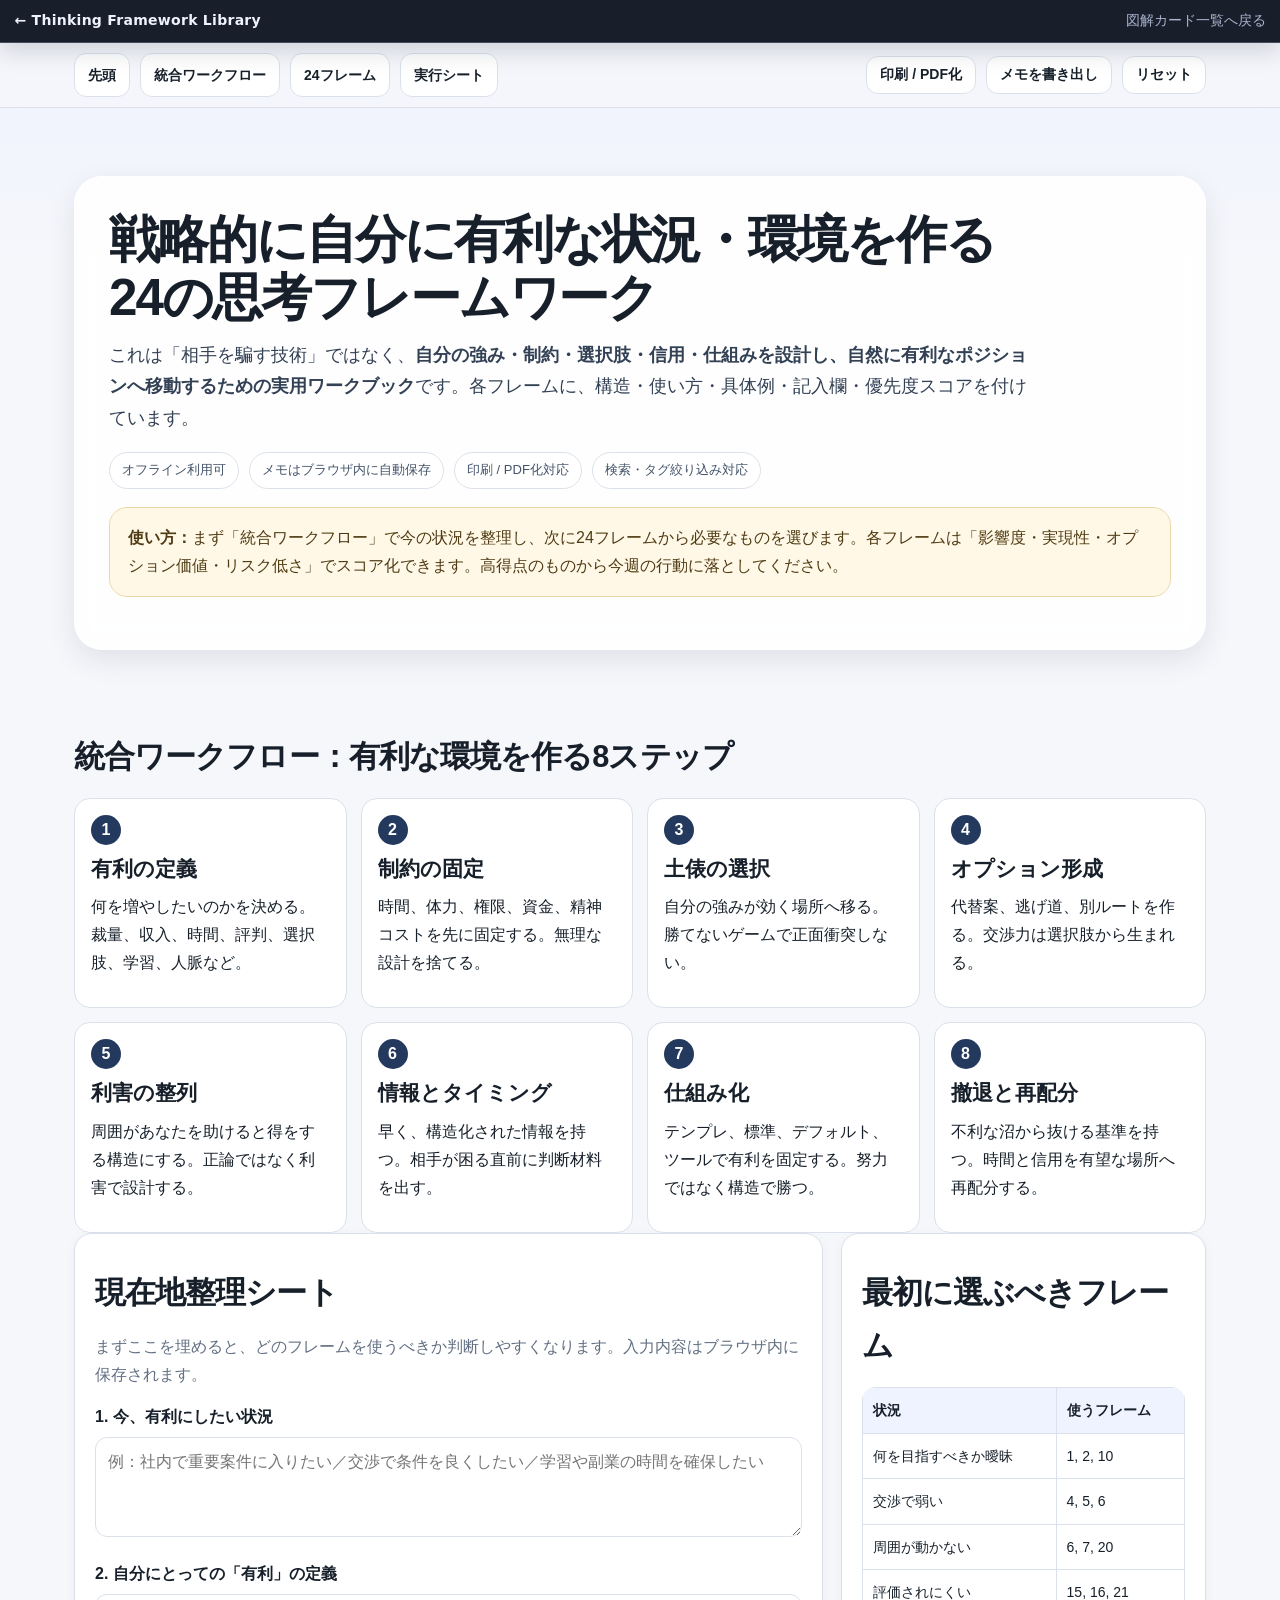
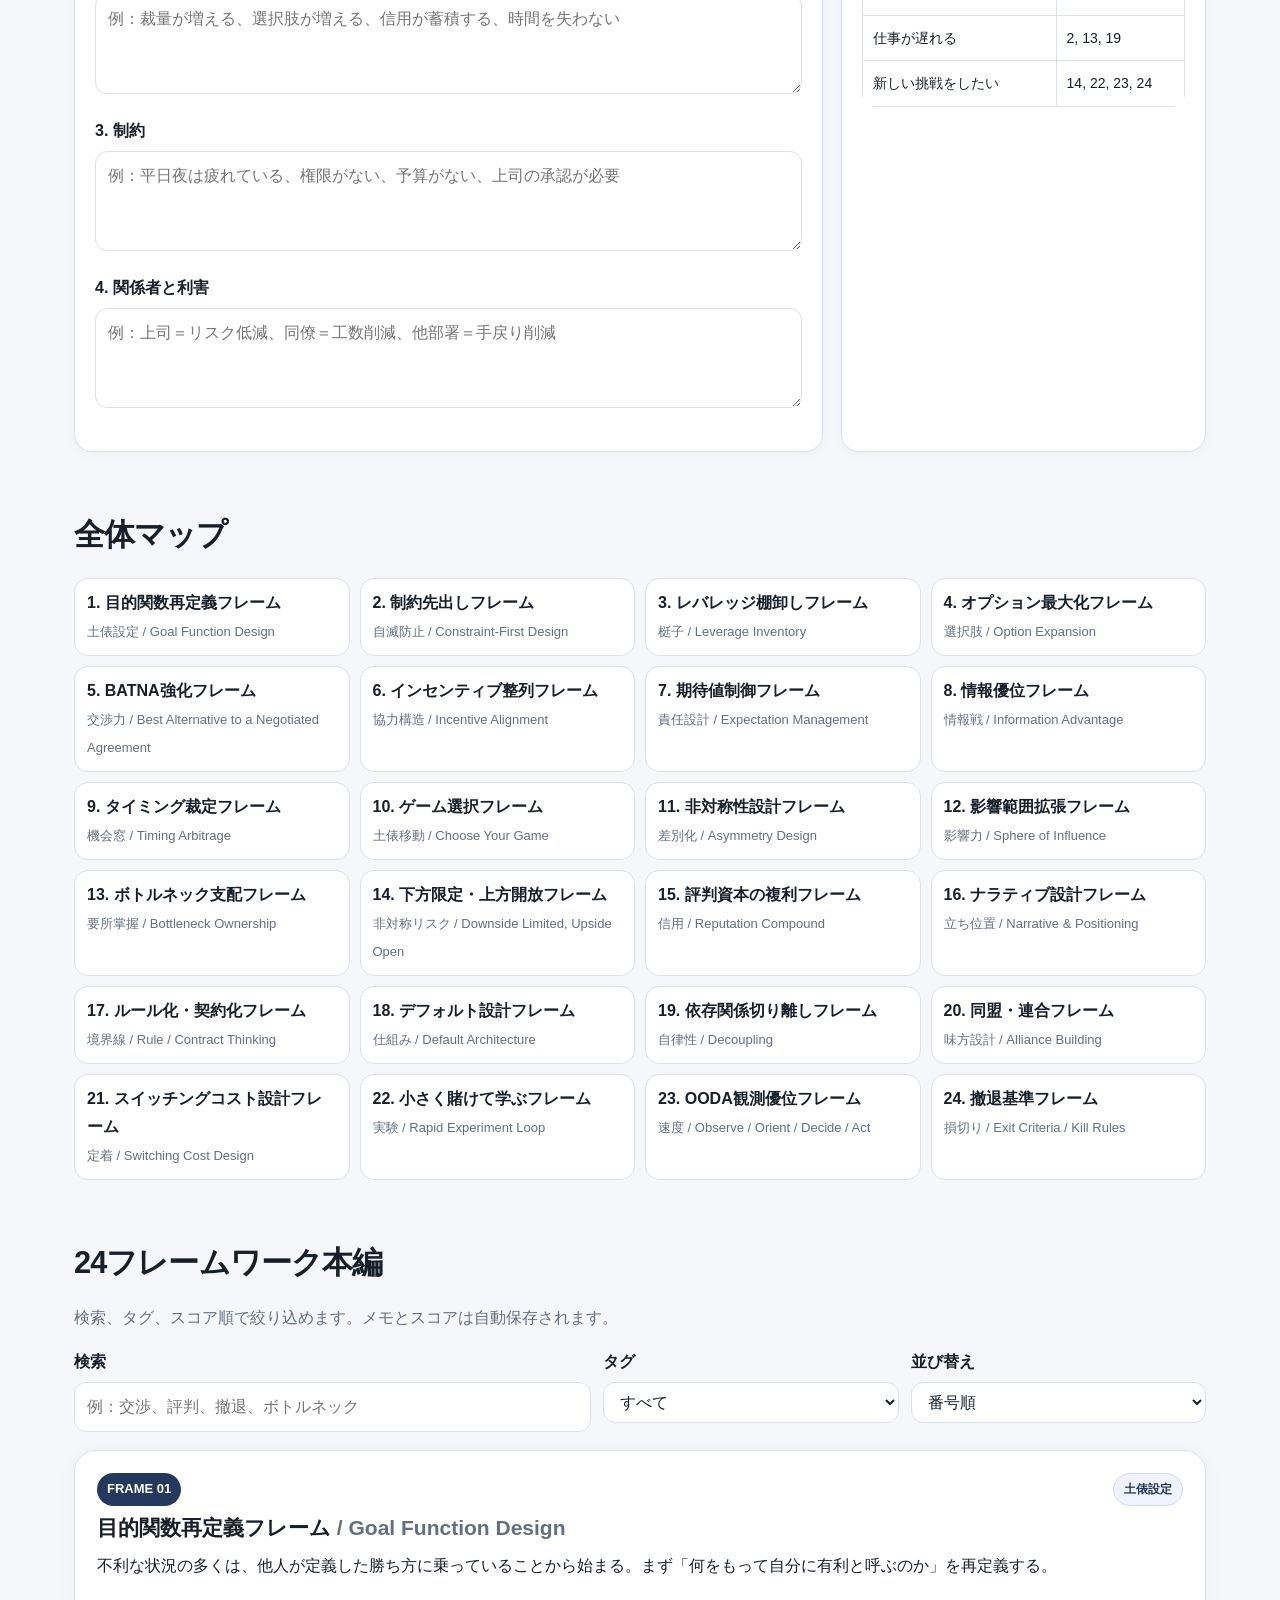
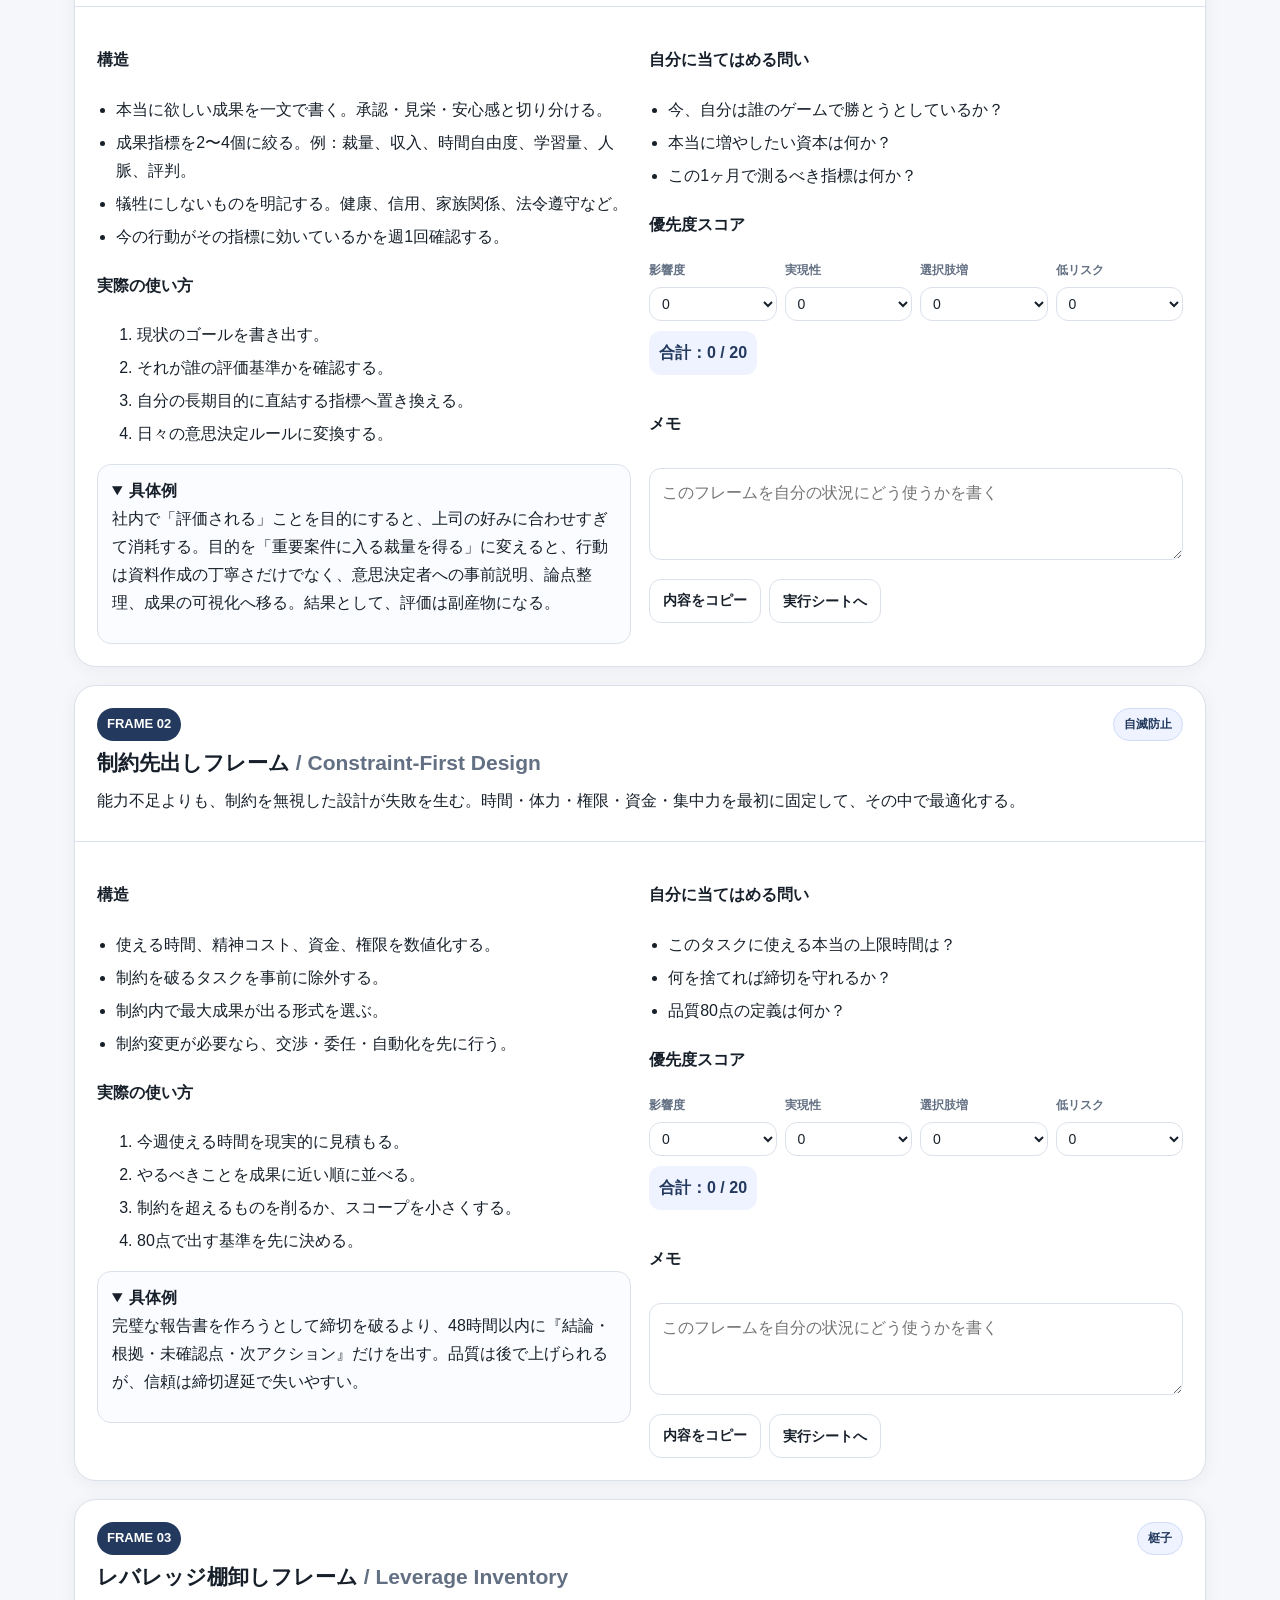
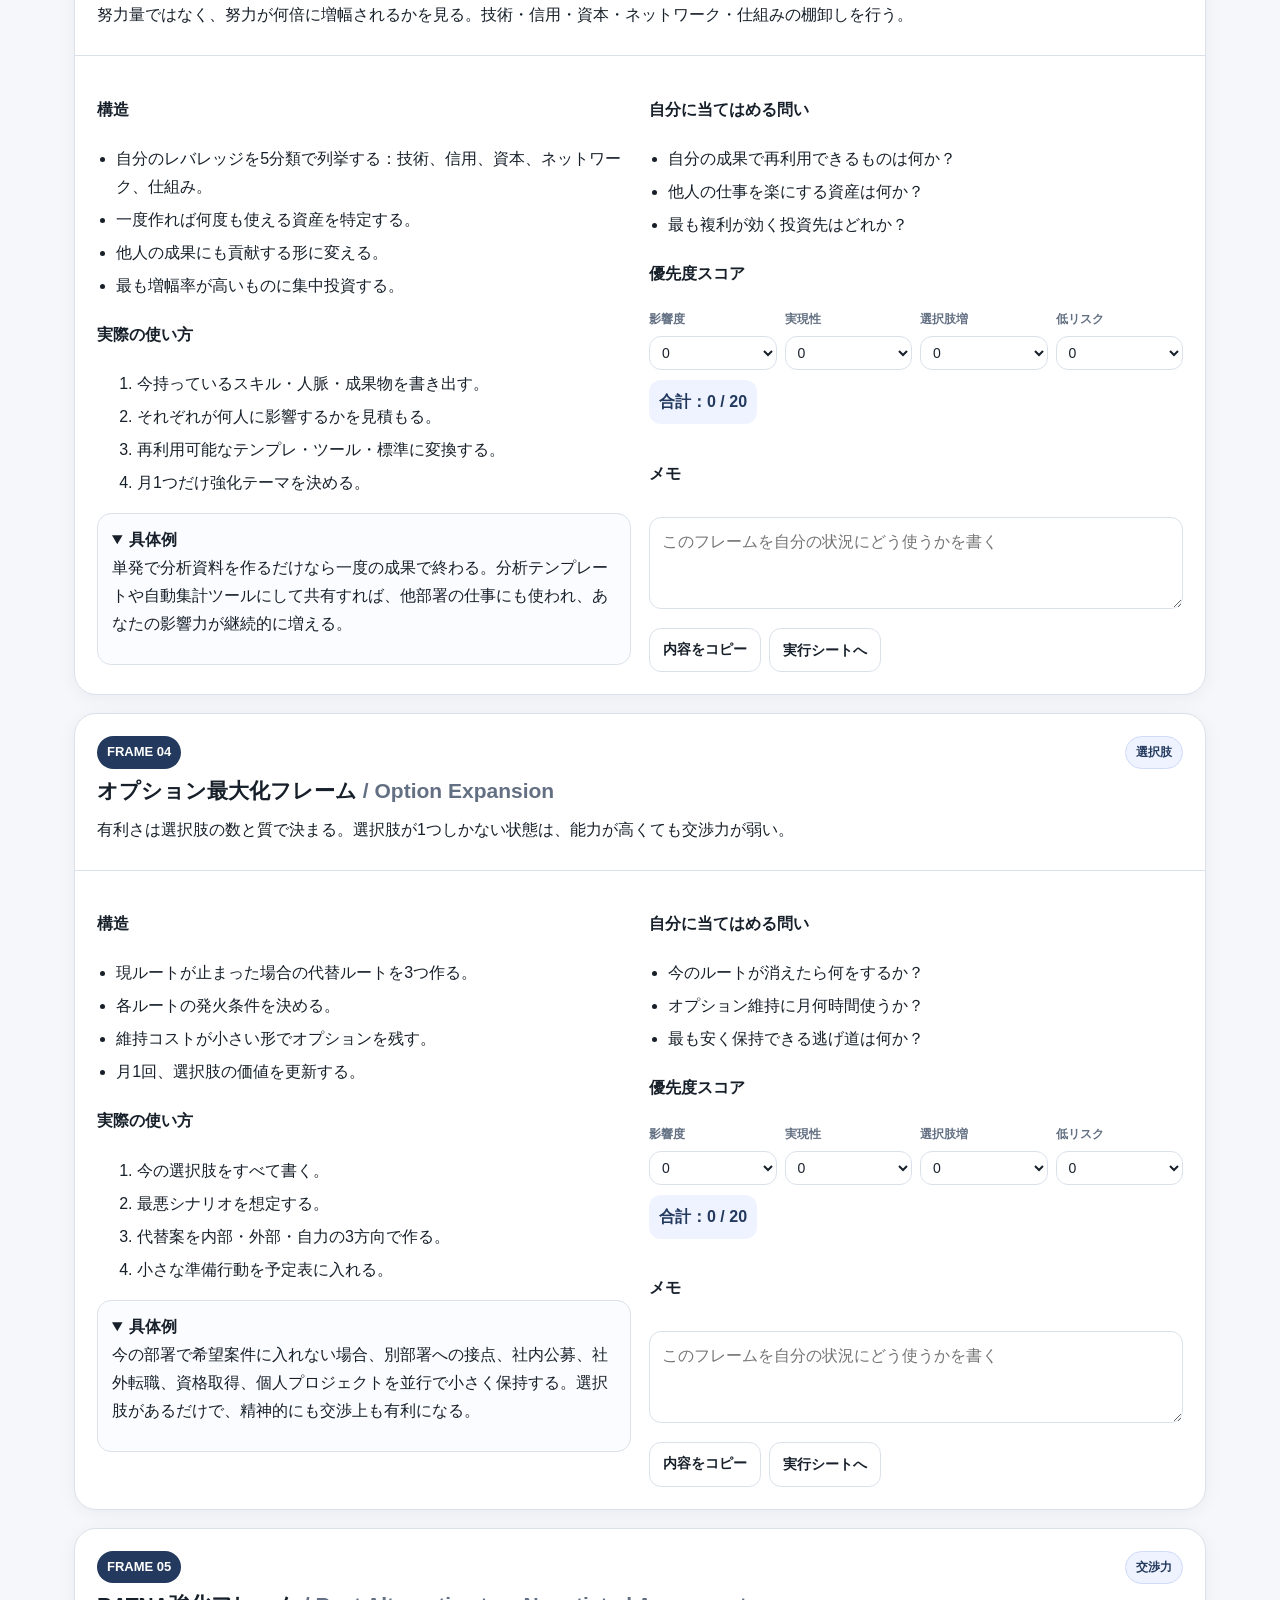
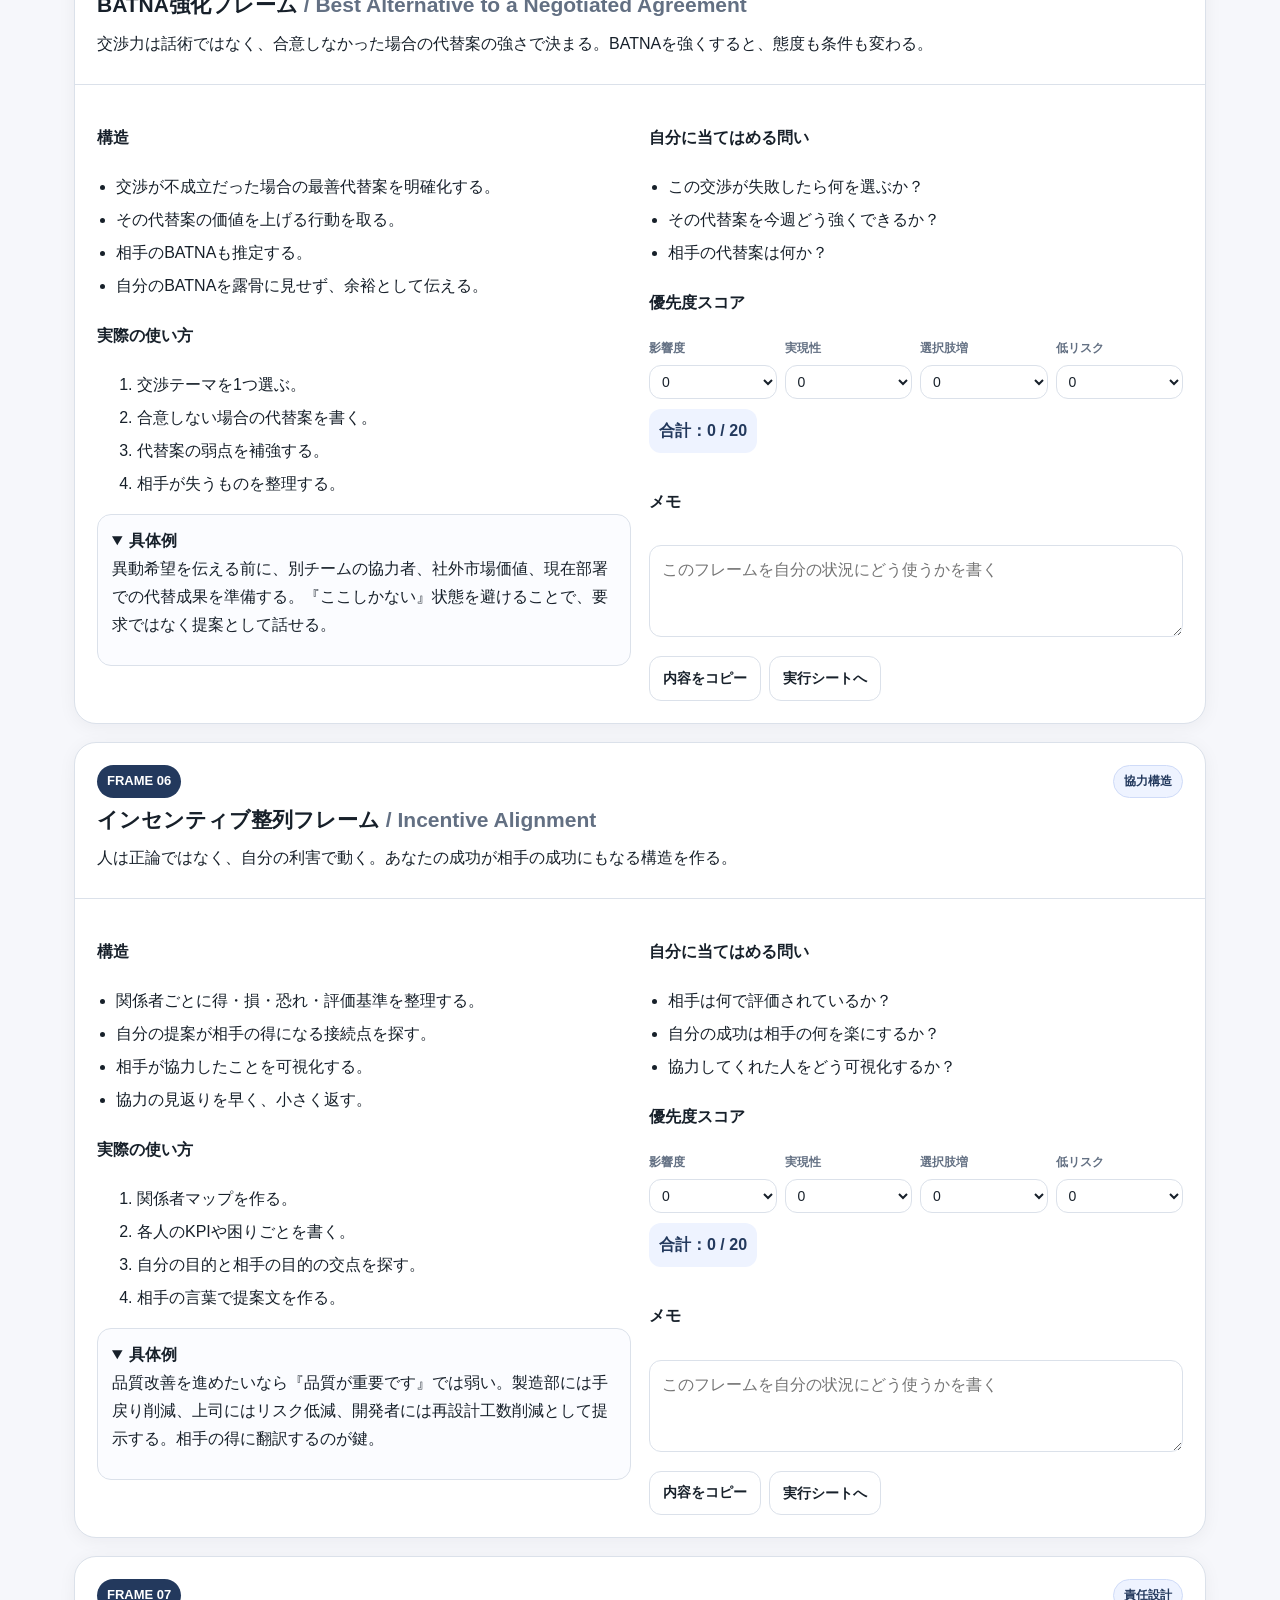
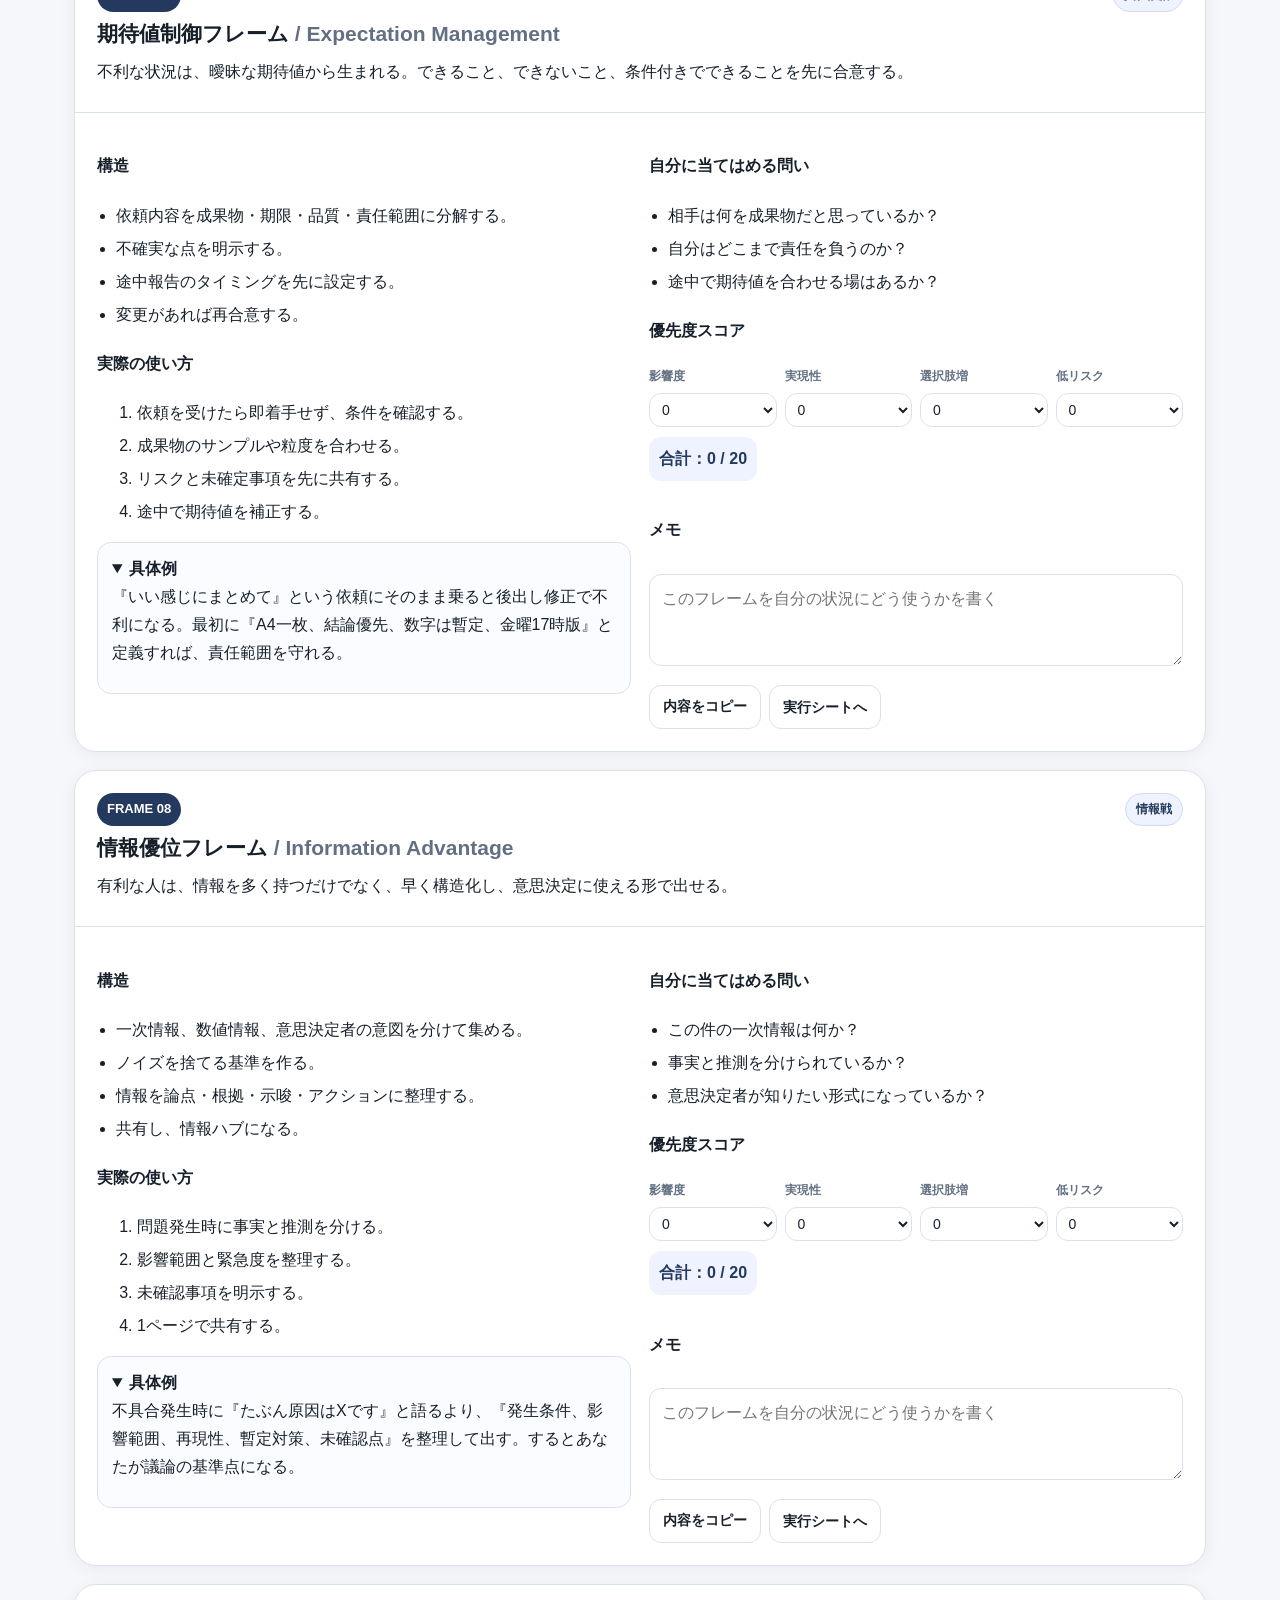
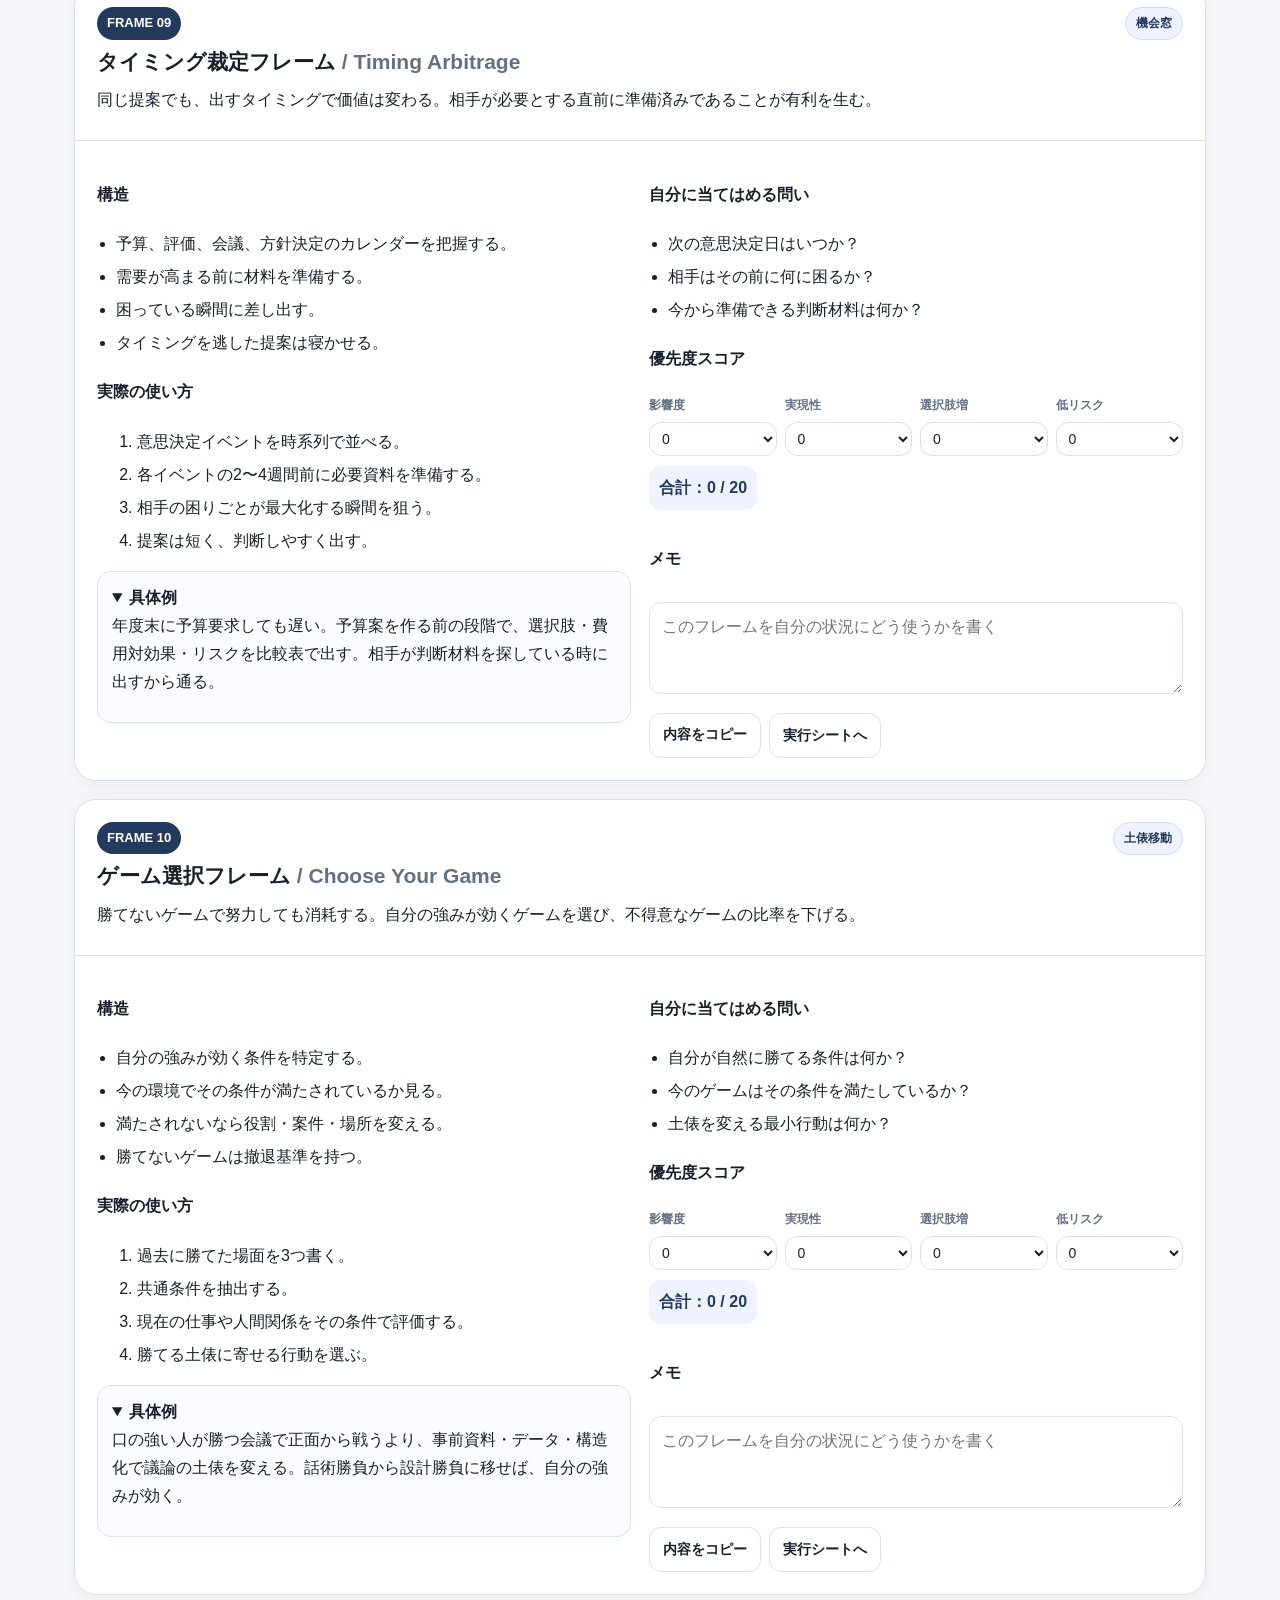
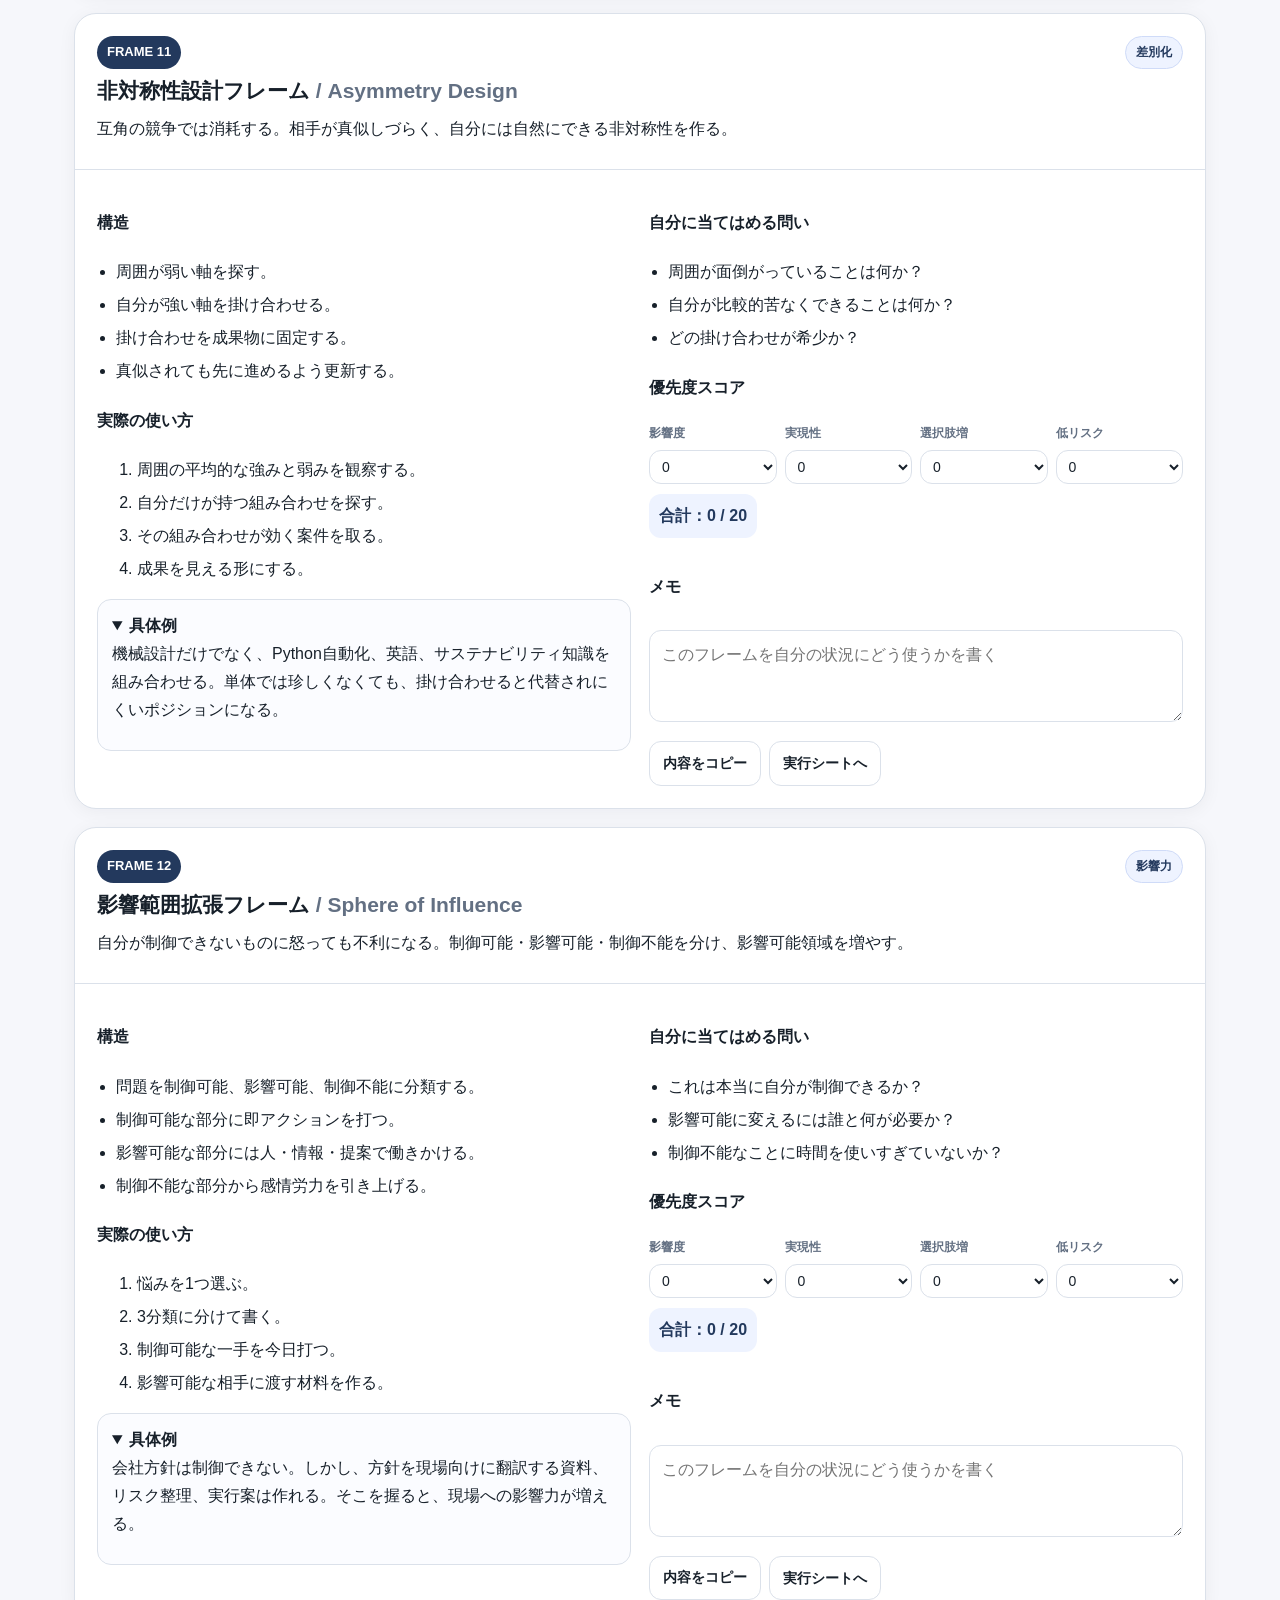
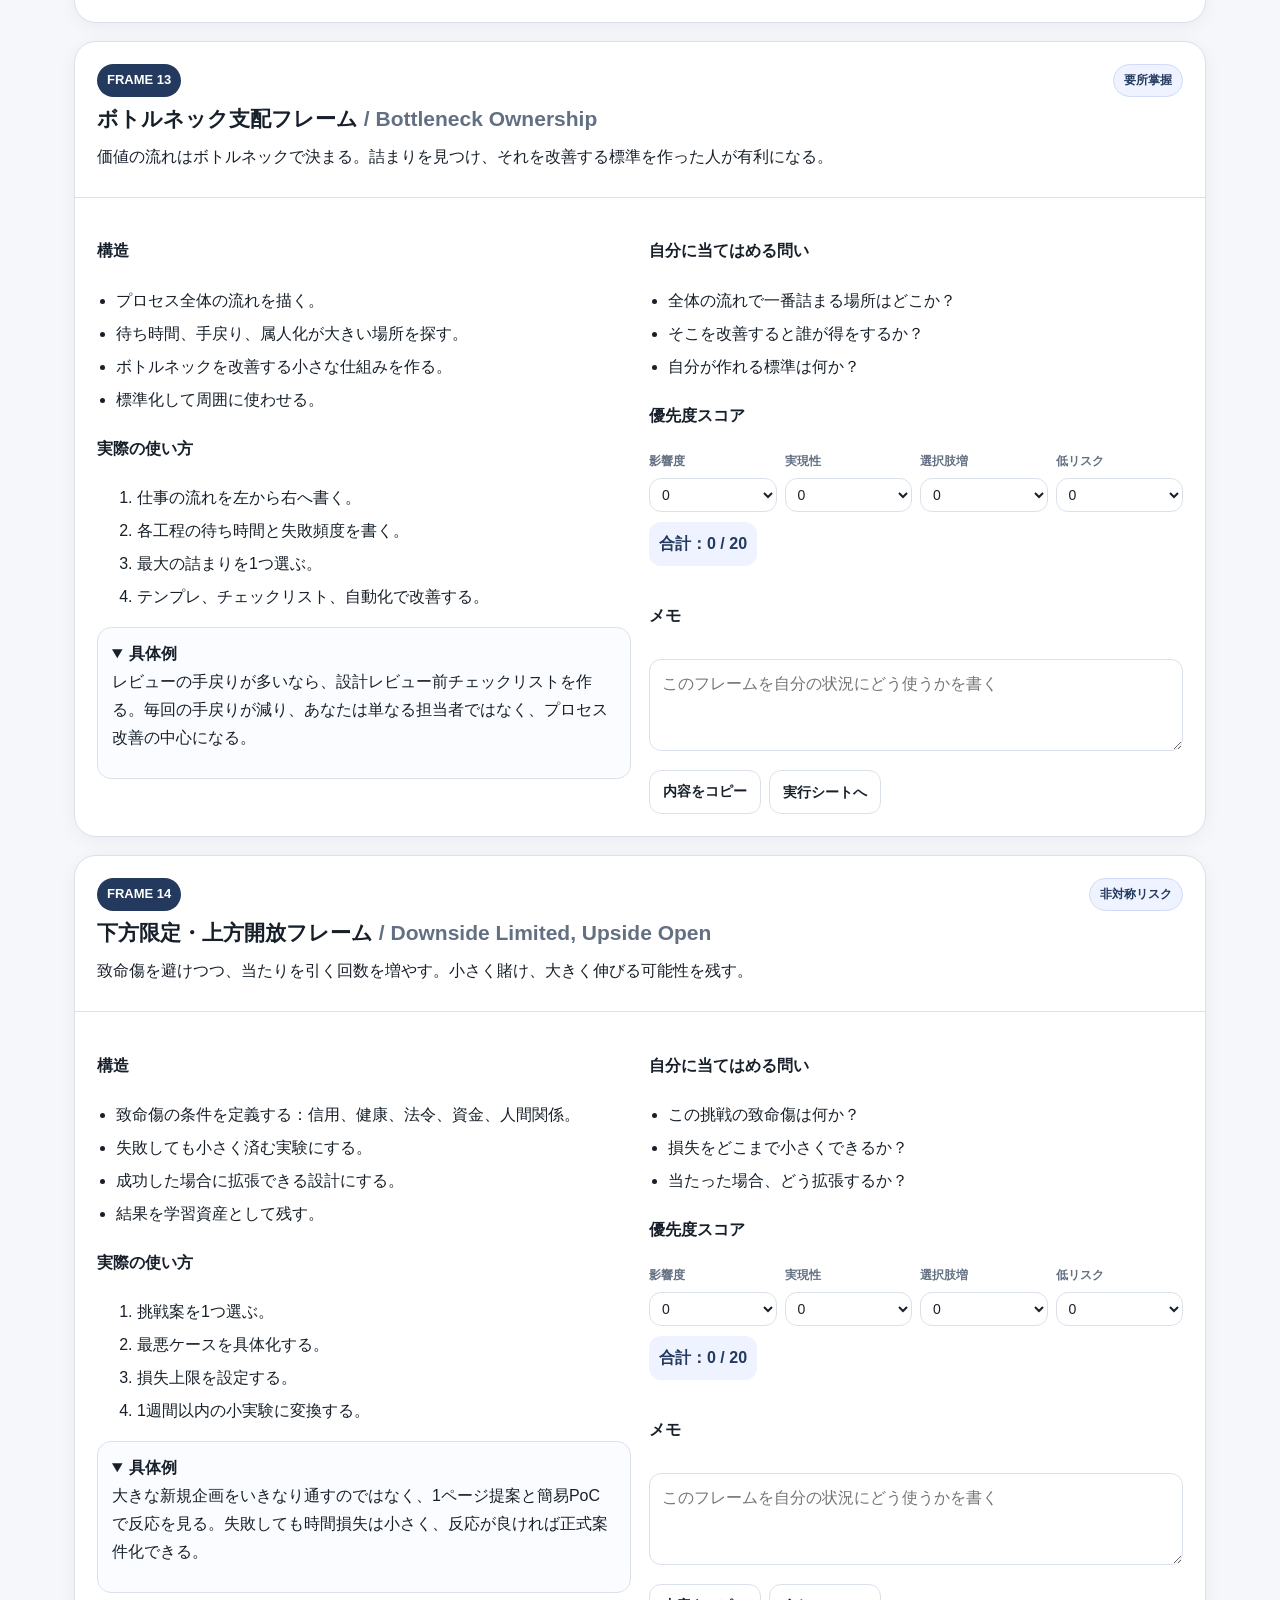
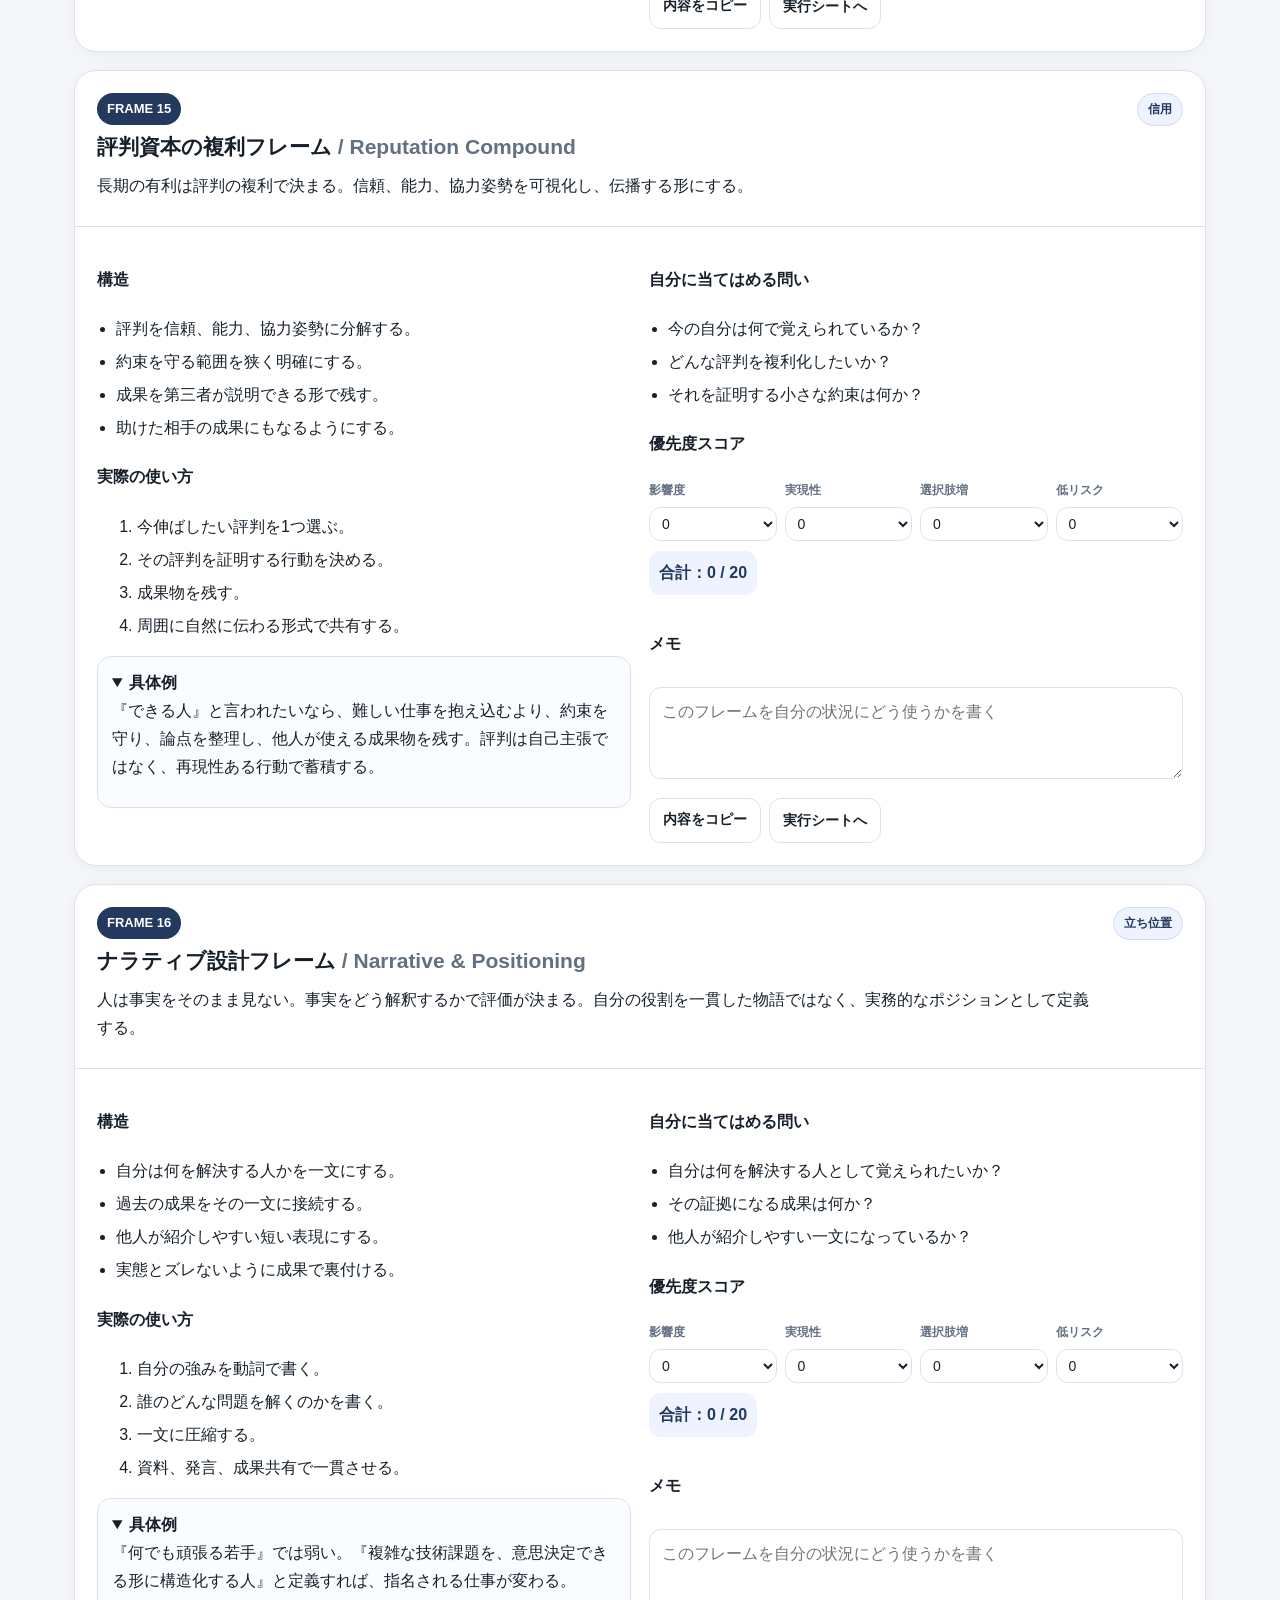
<file: preview (3).html>
<!doctype html>
<html lang="ja">
<head>
  <meta charset="utf-8">
  <meta name="viewport" content="width=device-width, initial-scale=1">
  <title>戦略的有利化フレームワーク24｜実用ワークブック</title>
  <style>
    :root {
      --bg: #f6f7fb;
      --paper: #ffffff;
      --ink: #17202a;
      --muted: #637083;
      --line: #dbe1ea;
      --accent: #23395d;
      --accent2: #526d9a;
      --soft: #eef3ff;
      --danger: #7b2f2f;
      --good: #1f6f52;
      --shadow: 0 10px 28px rgba(30, 41, 59, .10);
      --radius: 18px;
    }
    * { box-sizing: border-box; }
    html { scroll-behavior: smooth; }
    body {
      margin: 0;
      font-family: -apple-system, BlinkMacSystemFont, "Segoe UI", "Noto Sans JP", "Hiragino Sans", Meiryo, sans-serif;
      background: linear-gradient(180deg, #edf2ff 0%, var(--bg) 260px);
      color: var(--ink);
      line-height: 1.75;
    }
    a { color: var(--accent); }
    .container { max-width: 1180px; margin: 0 auto; padding: 24px; }
    header.hero {
      padding: 44px 0 24px;
    }
    .hero-card {
      background: rgba(255,255,255,.88);
      border: 1px solid rgba(255,255,255,.8);
      border-radius: 28px;
      padding: 34px;
      box-shadow: var(--shadow);
      backdrop-filter: blur(12px);
    }
    h1 {
      font-size: clamp(30px, 4vw, 54px);
      line-height: 1.12;
      letter-spacing: -0.04em;
      margin: 0 0 14px;
    }
    h2 {
      font-size: clamp(24px, 2.4vw, 34px);
      letter-spacing: -0.03em;
      margin: 44px 0 14px;
      padding-top: 12px;
    }
    h3 {
      font-size: 21px;
      line-height: 1.35;
      margin: 0 0 10px;
    }
    p { margin: 0 0 14px; }
    .lead {
      font-size: 18px;
      color: #334155;
      max-width: 920px;
    }
    .pill-row { display: flex; flex-wrap: wrap; gap: 10px; margin: 18px 0 0; }
    .pill {
      display: inline-flex;
      align-items: center;
      gap: 6px;
      border: 1px solid var(--line);
      border-radius: 999px;
      background: #fff;
      padding: 6px 12px;
      font-size: 13px;
      color: #44546a;
    }
    .notice {
      background: #fff8e7;
      border: 1px solid #ead8aa;
      border-radius: var(--radius);
      padding: 16px 18px;
      color: #4f3b13;
      margin: 18px 0;
    }
    .grid {
      display: grid;
      grid-template-columns: repeat(12, 1fr);
      gap: 18px;
    }
    .card {
      background: var(--paper);
      border: 1px solid var(--line);
      border-radius: var(--radius);
      box-shadow: 0 2px 12px rgba(15,23,42,.04);
      padding: 20px;
    }
    .span-4 { grid-column: span 4; }
    .span-6 { grid-column: span 6; }
    .span-8 { grid-column: span 8; }
    .span-12 { grid-column: span 12; }
    @media (max-width: 900px) {
      .span-4, .span-6, .span-8 { grid-column: span 12; }
      .container { padding: 16px; }
      .hero-card { padding: 22px; }
    }
    .toolbar {
      position: sticky;
      top: 0;
      z-index: 10;
      background: rgba(246,247,251,.9);
      backdrop-filter: blur(12px);
      border-bottom: 1px solid var(--line);
      padding: 10px 0;
    }
    .toolbar-inner {
      max-width: 1180px;
      margin: 0 auto;
      padding: 0 24px;
      display: flex;
      gap: 10px;
      flex-wrap: wrap;
      align-items: center;
      justify-content: space-between;
    }
    .toolbar-left, .toolbar-right { display: flex; gap: 10px; flex-wrap: wrap; align-items: center; }
    button, .button {
      border: 1px solid var(--line);
      background: #fff;
      color: var(--ink);
      padding: 9px 13px;
      border-radius: 12px;
      cursor: pointer;
      font-weight: 650;
      font-size: 14px;
      text-decoration: none;
      display: inline-flex;
      align-items: center;
      gap: 6px;
    }
    button.primary {
      background: var(--accent);
      color: #fff;
      border-color: var(--accent);
    }
    button:hover, .button:hover { transform: translateY(-1px); box-shadow: 0 6px 16px rgba(15,23,42,.08); }
    input, textarea, select {
      width: 100%;
      border: 1px solid var(--line);
      border-radius: 12px;
      padding: 10px 12px;
      font: inherit;
      background: #fff;
      color: var(--ink);
    }
    textarea { min-height: 100px; resize: vertical; }
    label { font-weight: 700; display: block; margin: 0 0 6px; }
    .field { margin-bottom: 14px; }
    .small { font-size: 13px; color: var(--muted); }
    .muted { color: var(--muted); }
    .toc {
      display: grid;
      grid-template-columns: repeat(auto-fit, minmax(220px, 1fr));
      gap: 10px;
      margin-top: 16px;
    }
    .toc a {
      background: #fff;
      border: 1px solid var(--line);
      border-radius: 14px;
      padding: 10px 12px;
      text-decoration: none;
      color: var(--ink);
      display: block;
    }
    .toc a:hover { background: var(--soft); }
    .workflow {
      counter-reset: step;
      display: grid;
      grid-template-columns: repeat(auto-fit, minmax(230px, 1fr));
      gap: 14px;
    }
    .step {
      background: #fff;
      border: 1px solid var(--line);
      border-radius: 16px;
      padding: 16px;
      position: relative;
    }
    .step:before {
      counter-increment: step;
      content: counter(step);
      width: 30px;
      height: 30px;
      border-radius: 50%;
      display: inline-flex;
      align-items: center;
      justify-content: center;
      background: var(--accent);
      color: #fff;
      font-weight: 800;
      margin-bottom: 10px;
    }
    .filters {
      display: grid;
      grid-template-columns: 1.4fr .8fr .8fr;
      gap: 12px;
      margin: 16px 0;
    }
    @media (max-width: 800px) { .filters { grid-template-columns: 1fr; } }
    .framework-card {
      background: var(--paper);
      border: 1px solid var(--line);
      border-radius: 22px;
      margin: 18px 0;
      overflow: hidden;
      box-shadow: 0 3px 18px rgba(15,23,42,.05);
    }
    .framework-head {
      padding: 22px 22px 12px;
      border-bottom: 1px solid var(--line);
      display: grid;
      grid-template-columns: 1fr auto;
      gap: 12px;
      align-items: start;
    }
    .framework-no {
      font-size: 13px;
      font-weight: 800;
      color: #fff;
      background: var(--accent);
      border-radius: 999px;
      padding: 5px 10px;
      display: inline-flex;
      align-items: center;
      margin-bottom: 8px;
    }
    .tag {
      background: var(--soft);
      color: var(--accent);
      border: 1px solid #cfdbf8;
      border-radius: 999px;
      padding: 5px 10px;
      font-size: 12px;
      font-weight: 800;
      white-space: nowrap;
    }
    .framework-body {
      padding: 18px 22px 22px;
      display: grid;
      grid-template-columns: 1fr 1fr;
      gap: 18px;
    }
    @media (max-width: 900px) { .framework-body { grid-template-columns: 1fr; } .framework-head { grid-template-columns: 1fr; } }
    ul { padding-left: 1.2em; margin-top: 8px; }
    li { margin-bottom: 5px; }
    details {
      border: 1px solid var(--line);
      border-radius: 14px;
      padding: 12px 14px;
      background: #fbfcff;
      margin-top: 10px;
    }
    summary { cursor: pointer; font-weight: 800; }
    .score-grid {
      display: grid;
      grid-template-columns: repeat(4, 1fr);
      gap: 8px;
      margin: 10px 0;
    }
    @media (max-width: 600px) { .score-grid { grid-template-columns: repeat(2, 1fr); } }
    .score-grid label { font-size: 12px; color: var(--muted); font-weight: 700; }
    .score-grid select { padding: 7px 8px; font-size: 14px; }
    .score-total {
      font-weight: 900;
      color: var(--accent);
      background: var(--soft);
      border-radius: 12px;
      padding: 8px 10px;
      display: inline-block;
    }
    .note-area {
      min-height: 92px;
      margin-top: 8px;
    }
    .matrix-table {
      width: 100%;
      border-collapse: collapse;
      font-size: 14px;
      background: #fff;
      border-radius: 14px;
      overflow: hidden;
    }
    .matrix-table th, .matrix-table td {
      border: 1px solid var(--line);
      padding: 10px;
      vertical-align: top;
    }
    .matrix-table th {
      background: var(--soft);
      text-align: left;
    }
    .footer {
      color: var(--muted);
      padding: 40px 0 70px;
      text-align: center;
    }
    .kbd {
      font-family: ui-monospace, SFMono-Regular, Menlo, Consolas, monospace;
      font-size: 12px;
      background: #eef2f7;
      border: 1px solid #d6dde8;
      border-radius: 7px;
      padding: 1px 6px;
    }
    .print-only { display: none; }
    @media print {
      .toolbar, .filters, button, .note-actions, .no-print { display: none !important; }
      body { background: #fff; }
      .container { max-width: none; padding: 0; }
      .hero-card, .card, .framework-card { box-shadow: none; break-inside: avoid; }
      .framework-card { page-break-inside: avoid; }
      .print-only { display: block; }
    }
  </style>

<!-- Thinking Framework Library portal link styles -->
<style>
.tfl-portal-link{position:sticky;top:0;z-index:9999;display:flex;align-items:center;justify-content:space-between;gap:.75rem;padding:.65rem .9rem;margin:0;background:rgba(12,17,29,.94);color:#eef2ff;border-bottom:1px solid rgba(148,163,184,.35);font-family:system-ui,-apple-system,BlinkMacSystemFont,"Segoe UI",sans-serif;font-size:14px;line-height:1.5;text-decoration:none;box-shadow:0 8px 24px rgba(15,23,42,.16)}
.tfl-portal-link strong{font-weight:800;letter-spacing:.02em}
.tfl-portal-link span{color:#a8b3cf}
.tfl-portal-link:focus-visible{outline:3px solid #60a5fa;outline-offset:-3px}
@media (max-width:640px){.tfl-portal-link{align-items:flex-start;flex-direction:column;font-size:13px}}
@media print{.tfl-portal-link{display:none}}
</style>
<!-- /Thinking Framework Library portal link styles -->
</head>
<body>
<a class="tfl-portal-link" href="index.html" aria-label="Thinking Framework Library ポータルへ戻る"><strong>← Thinking Framework Library</strong><span>図解カード一覧へ戻る</span></a>

  <div class="toolbar no-print">
    <div class="toolbar-inner">
      <div class="toolbar-left">
        <a class="button" href="#top">先頭</a>
        <a class="button" href="#workflow">統合ワークフロー</a>
        <a class="button" href="#frameworks">24フレーム</a>
        <a class="button" href="#worksheet">実行シート</a>
      </div>
      <div class="toolbar-right">
        <button onclick="window.print()">印刷 / PDF化</button>
        <button onclick="exportNotes()">メモを書き出し</button>
        <button onclick="clearAll()" title="保存済みメモとスコアを消去">リセット</button>
      </div>
    </div>
  </div>

  <main id="top" class="container">
    <header class="hero">
      <div class="hero-card">
        <h1>戦略的に自分に有利な状況・環境を作る<br>24の思考フレームワーク</h1>
        <p class="lead">これは「相手を騙す技術」ではなく、<strong>自分の強み・制約・選択肢・信用・仕組みを設計し、自然に有利なポジションへ移動するための実用ワークブック</strong>です。各フレームに、構造・使い方・具体例・記入欄・優先度スコアを付けています。</p>
        <div class="pill-row">
          <span class="pill">オフライン利用可</span>
          <span class="pill">メモはブラウザ内に自動保存</span>
          <span class="pill">印刷 / PDF化対応</span>
          <span class="pill">検索・タグ絞り込み対応</span>
        </div>
        <div class="notice">
          <strong>使い方：</strong>まず「統合ワークフロー」で今の状況を整理し、次に24フレームから必要なものを選びます。各フレームは「影響度・実現性・オプション価値・リスク低さ」でスコア化できます。高得点のものから今週の行動に落としてください。
        </div>
      </div>
    </header>

    <section id="workflow">
      <h2>統合ワークフロー：有利な環境を作る8ステップ</h2>
      <div class="workflow">
        <div class="step"><h3>有利の定義</h3><p>何を増やしたいのかを決める。裁量、収入、時間、評判、選択肢、学習、人脈など。</p></div>
        <div class="step"><h3>制約の固定</h3><p>時間、体力、権限、資金、精神コストを先に固定する。無理な設計を捨てる。</p></div>
        <div class="step"><h3>土俵の選択</h3><p>自分の強みが効く場所へ移る。勝てないゲームで正面衝突しない。</p></div>
        <div class="step"><h3>オプション形成</h3><p>代替案、逃げ道、別ルートを作る。交渉力は選択肢から生まれる。</p></div>
        <div class="step"><h3>利害の整列</h3><p>周囲があなたを助けると得をする構造にする。正論ではなく利害で設計する。</p></div>
        <div class="step"><h3>情報とタイミング</h3><p>早く、構造化された情報を持つ。相手が困る直前に判断材料を出す。</p></div>
        <div class="step"><h3>仕組み化</h3><p>テンプレ、標準、デフォルト、ツールで有利を固定する。努力ではなく構造で勝つ。</p></div>
        <div class="step"><h3>撤退と再配分</h3><p>不利な沼から抜ける基準を持つ。時間と信用を有望な場所へ再配分する。</p></div>
      </div>
    </section>

    <section id="situation" class="grid">
      <div class="span-8 card">
        <h2 style="margin-top:0">現在地整理シート</h2>
        <p class="muted">まずここを埋めると、どのフレームを使うべきか判断しやすくなります。入力内容はブラウザ内に保存されます。</p>
        <div class="field"><label for="ctx-goal">1. 今、有利にしたい状況</label><textarea id="ctx-goal" data-save="ctx-goal" placeholder="例：社内で重要案件に入りたい／交渉で条件を良くしたい／学習や副業の時間を確保したい"></textarea></div>
        <div class="field"><label for="ctx-win">2. 自分にとっての「有利」の定義</label><textarea id="ctx-win" data-save="ctx-win" placeholder="例：裁量が増える、選択肢が増える、信用が蓄積する、時間を失わない"></textarea></div>
        <div class="field"><label for="ctx-constraints">3. 制約</label><textarea id="ctx-constraints" data-save="ctx-constraints" placeholder="例：平日夜は疲れている、権限がない、予算がない、上司の承認が必要"></textarea></div>
        <div class="field"><label for="ctx-stakeholders">4. 関係者と利害</label><textarea id="ctx-stakeholders" data-save="ctx-stakeholders" placeholder="例：上司＝リスク低減、同僚＝工数削減、他部署＝手戻り削減"></textarea></div>
      </div>
      <div class="span-4 card">
        <h2 style="margin-top:0">最初に選ぶべきフレーム</h2>
        <table class="matrix-table">
          <tr><th>状況</th><th>使うフレーム</th></tr>
          <tr><td>何を目指すべきか曖昧</td><td>1, 2, 10</td></tr>
          <tr><td>交渉で弱い</td><td>4, 5, 6</td></tr>
          <tr><td>周囲が動かない</td><td>6, 7, 20</td></tr>
          <tr><td>評価されにくい</td><td>15, 16, 21</td></tr>
          <tr><td>仕事が遅れる</td><td>2, 13, 19</td></tr>
          <tr><td>新しい挑戦をしたい</td><td>14, 22, 23, 24</td></tr>
        </table>
      </div>
    </section>

    <section>
      <h2>全体マップ</h2>
      <div class="toc" id="toc"></div>
    </section>

    <section id="frameworks">
      <h2>24フレームワーク本編</h2>
      <p class="muted">検索、タグ、スコア順で絞り込めます。メモとスコアは自動保存されます。</p>
      <div class="filters no-print">
        <div><label for="search">検索</label><input id="search" placeholder="例：交渉、評判、撤退、ボトルネック"></div>
        <div><label for="tagFilter">タグ</label><select id="tagFilter"><option value="">すべて</option></select></div>
        <div><label for="sortMode">並び替え</label><select id="sortMode"><option value="id">番号順</option><option value="score">スコア高い順</option><option value="tag">タグ順</option></select></div>
      </div>
      <div id="frameworkList"></div>
    </section>

    <section id="worksheet">
      <h2>実行シート：今週の戦略を1枚に落とす</h2>
      <div class="grid">
        <div class="span-6 card">
          <h3>1. 今週使うフレーム上位3つ</h3>
          <textarea data-save="weekly-top3" placeholder="例：5 BATNA強化、6 インセンティブ整列、18 デフォルト設計"></textarea>
        </div>
        <div class="span-6 card">
          <h3>2. 今週の具体アクション</h3>
          <textarea data-save="weekly-action" placeholder="例：上司に出す1枚提案を作る／別部署のAさんに相談する／レビュー依頼テンプレを作る"></textarea>
        </div>
        <div class="span-6 card">
          <h3>3. 失ってはいけないもの</h3>
          <textarea data-save="weekly-guardrails" placeholder="例：信用、健康、婚約者との時間、法令遵守、睡眠"></textarea>
        </div>
        <div class="span-6 card">
          <h3>4. 撤退・見直し条件</h3>
          <textarea data-save="weekly-exit" placeholder="例：2週間反応がなければ提案先を変える／協力者が見つからなければスコープ縮小"></textarea>
        </div>
      </div>
    </section>

    <section>
      <h2>倫理的ガードレール</h2>
      <div class="card">
        <p><strong>このワークブックの狙いは、相手を不当に操作することではなく、自分の選択肢・信用・構造的優位を増やすことです。</strong>短期的に相手を騙す、情報を隠す、責任を押し付ける、過度に依存させる方法は、長期の評判資本を毀損します。</p>
        <p>有利化の本質は、<strong>周囲にとっても使いやすく、協力したくなり、結果的にあなたの裁量と選択肢が増える構造</strong>を作ることです。</p>
      </div>
    </section>

    <div class="footer">
      <p>作成日：2026-05-18　|　単一HTMLファイル。外部ライブラリ不使用。</p>
    </div>
  </main>

  <script>
    const frameworks = [
  {
    "id": 1,
    "name": "目的関数再定義フレーム",
    "en": "Goal Function Design",
    "tag": "土俵設定",
    "summary": "不利な状況の多くは、他人が定義した勝ち方に乗っていることから始まる。まず「何をもって自分に有利と呼ぶのか」を再定義する。",
    "structure": [
      "本当に欲しい成果を一文で書く。承認・見栄・安心感と切り分ける。",
      "成果指標を2〜4個に絞る。例：裁量、収入、時間自由度、学習量、人脈、評判。",
      "犠牲にしないものを明記する。健康、信用、家族関係、法令遵守など。",
      "今の行動がその指標に効いているかを週1回確認する。"
    ],
    "workflow": [
      "現状のゴールを書き出す。",
      "それが誰の評価基準かを確認する。",
      "自分の長期目的に直結する指標へ置き換える。",
      "日々の意思決定ルールに変換する。"
    ],
    "example": "社内で「評価される」ことを目的にすると、上司の好みに合わせすぎて消耗する。目的を「重要案件に入る裁量を得る」に変えると、行動は資料作成の丁寧さだけでなく、意思決定者への事前説明、論点整理、成果の可視化へ移る。結果として、評価は副産物になる。",
    "questions": [
      "今、自分は誰のゲームで勝とうとしているか？",
      "本当に増やしたい資本は何か？",
      "この1ヶ月で測るべき指標は何か？"
    ]
  },
  {
    "id": 2,
    "name": "制約先出しフレーム",
    "en": "Constraint-First Design",
    "tag": "自滅防止",
    "summary": "能力不足よりも、制約を無視した設計が失敗を生む。時間・体力・権限・資金・集中力を最初に固定して、その中で最適化する。",
    "structure": [
      "使える時間、精神コスト、資金、権限を数値化する。",
      "制約を破るタスクを事前に除外する。",
      "制約内で最大成果が出る形式を選ぶ。",
      "制約変更が必要なら、交渉・委任・自動化を先に行う。"
    ],
    "workflow": [
      "今週使える時間を現実的に見積もる。",
      "やるべきことを成果に近い順に並べる。",
      "制約を超えるものを削るか、スコープを小さくする。",
      "80点で出す基準を先に決める。"
    ],
    "example": "完璧な報告書を作ろうとして締切を破るより、48時間以内に『結論・根拠・未確認点・次アクション』だけを出す。品質は後で上げられるが、信頼は締切遅延で失いやすい。",
    "questions": [
      "このタスクに使える本当の上限時間は？",
      "何を捨てれば締切を守れるか？",
      "品質80点の定義は何か？"
    ]
  },
  {
    "id": 3,
    "name": "レバレッジ棚卸しフレーム",
    "en": "Leverage Inventory",
    "tag": "梃子",
    "summary": "努力量ではなく、努力が何倍に増幅されるかを見る。技術・信用・資本・ネットワーク・仕組みの棚卸しを行う。",
    "structure": [
      "自分のレバレッジを5分類で列挙する：技術、信用、資本、ネットワーク、仕組み。",
      "一度作れば何度も使える資産を特定する。",
      "他人の成果にも貢献する形に変える。",
      "最も増幅率が高いものに集中投資する。"
    ],
    "workflow": [
      "今持っているスキル・人脈・成果物を書き出す。",
      "それぞれが何人に影響するかを見積もる。",
      "再利用可能なテンプレ・ツール・標準に変換する。",
      "月1つだけ強化テーマを決める。"
    ],
    "example": "単発で分析資料を作るだけなら一度の成果で終わる。分析テンプレートや自動集計ツールにして共有すれば、他部署の仕事にも使われ、あなたの影響力が継続的に増える。",
    "questions": [
      "自分の成果で再利用できるものは何か？",
      "他人の仕事を楽にする資産は何か？",
      "最も複利が効く投資先はどれか？"
    ]
  },
  {
    "id": 4,
    "name": "オプション最大化フレーム",
    "en": "Option Expansion",
    "tag": "選択肢",
    "summary": "有利さは選択肢の数と質で決まる。選択肢が1つしかない状態は、能力が高くても交渉力が弱い。",
    "structure": [
      "現ルートが止まった場合の代替ルートを3つ作る。",
      "各ルートの発火条件を決める。",
      "維持コストが小さい形でオプションを残す。",
      "月1回、選択肢の価値を更新する。"
    ],
    "workflow": [
      "今の選択肢をすべて書く。",
      "最悪シナリオを想定する。",
      "代替案を内部・外部・自力の3方向で作る。",
      "小さな準備行動を予定表に入れる。"
    ],
    "example": "今の部署で希望案件に入れない場合、別部署への接点、社内公募、社外転職、資格取得、個人プロジェクトを並行で小さく保持する。選択肢があるだけで、精神的にも交渉上も有利になる。",
    "questions": [
      "今のルートが消えたら何をするか？",
      "オプション維持に月何時間使うか？",
      "最も安く保持できる逃げ道は何か？"
    ]
  },
  {
    "id": 5,
    "name": "BATNA強化フレーム",
    "en": "Best Alternative to a Negotiated Agreement",
    "tag": "交渉力",
    "summary": "交渉力は話術ではなく、合意しなかった場合の代替案の強さで決まる。BATNAを強くすると、態度も条件も変わる。",
    "structure": [
      "交渉が不成立だった場合の最善代替案を明確化する。",
      "その代替案の価値を上げる行動を取る。",
      "相手のBATNAも推定する。",
      "自分のBATNAを露骨に見せず、余裕として伝える。"
    ],
    "workflow": [
      "交渉テーマを1つ選ぶ。",
      "合意しない場合の代替案を書く。",
      "代替案の弱点を補強する。",
      "相手が失うものを整理する。"
    ],
    "example": "異動希望を伝える前に、別チームの協力者、社外市場価値、現在部署での代替成果を準備する。『ここしかない』状態を避けることで、要求ではなく提案として話せる。",
    "questions": [
      "この交渉が失敗したら何を選ぶか？",
      "その代替案を今週どう強くできるか？",
      "相手の代替案は何か？"
    ]
  },
  {
    "id": 6,
    "name": "インセンティブ整列フレーム",
    "en": "Incentive Alignment",
    "tag": "協力構造",
    "summary": "人は正論ではなく、自分の利害で動く。あなたの成功が相手の成功にもなる構造を作る。",
    "structure": [
      "関係者ごとに得・損・恐れ・評価基準を整理する。",
      "自分の提案が相手の得になる接続点を探す。",
      "相手が協力したことを可視化する。",
      "協力の見返りを早く、小さく返す。"
    ],
    "workflow": [
      "関係者マップを作る。",
      "各人のKPIや困りごとを書く。",
      "自分の目的と相手の目的の交点を探す。",
      "相手の言葉で提案文を作る。"
    ],
    "example": "品質改善を進めたいなら『品質が重要です』では弱い。製造部には手戻り削減、上司にはリスク低減、開発者には再設計工数削減として提示する。相手の得に翻訳するのが鍵。",
    "questions": [
      "相手は何で評価されているか？",
      "自分の成功は相手の何を楽にするか？",
      "協力してくれた人をどう可視化するか？"
    ]
  },
  {
    "id": 7,
    "name": "期待値制御フレーム",
    "en": "Expectation Management",
    "tag": "責任設計",
    "summary": "不利な状況は、曖昧な期待値から生まれる。できること、できないこと、条件付きでできることを先に合意する。",
    "structure": [
      "依頼内容を成果物・期限・品質・責任範囲に分解する。",
      "不確実な点を明示する。",
      "途中報告のタイミングを先に設定する。",
      "変更があれば再合意する。"
    ],
    "workflow": [
      "依頼を受けたら即着手せず、条件を確認する。",
      "成果物のサンプルや粒度を合わせる。",
      "リスクと未確定事項を先に共有する。",
      "途中で期待値を補正する。"
    ],
    "example": "『いい感じにまとめて』という依頼にそのまま乗ると後出し修正で不利になる。最初に『A4一枚、結論優先、数字は暫定、金曜17時版』と定義すれば、責任範囲を守れる。",
    "questions": [
      "相手は何を成果物だと思っているか？",
      "自分はどこまで責任を負うのか？",
      "途中で期待値を合わせる場はあるか？"
    ]
  },
  {
    "id": 8,
    "name": "情報優位フレーム",
    "en": "Information Advantage",
    "tag": "情報戦",
    "summary": "有利な人は、情報を多く持つだけでなく、早く構造化し、意思決定に使える形で出せる。",
    "structure": [
      "一次情報、数値情報、意思決定者の意図を分けて集める。",
      "ノイズを捨てる基準を作る。",
      "情報を論点・根拠・示唆・アクションに整理する。",
      "共有し、情報ハブになる。"
    ],
    "workflow": [
      "問題発生時に事実と推測を分ける。",
      "影響範囲と緊急度を整理する。",
      "未確認事項を明示する。",
      "1ページで共有する。"
    ],
    "example": "不具合発生時に『たぶん原因はXです』と語るより、『発生条件、影響範囲、再現性、暫定対策、未確認点』を整理して出す。するとあなたが議論の基準点になる。",
    "questions": [
      "この件の一次情報は何か？",
      "事実と推測を分けられているか？",
      "意思決定者が知りたい形式になっているか？"
    ]
  },
  {
    "id": 9,
    "name": "タイミング裁定フレーム",
    "en": "Timing Arbitrage",
    "tag": "機会窓",
    "summary": "同じ提案でも、出すタイミングで価値は変わる。相手が必要とする直前に準備済みであることが有利を生む。",
    "structure": [
      "予算、評価、会議、方針決定のカレンダーを把握する。",
      "需要が高まる前に材料を準備する。",
      "困っている瞬間に差し出す。",
      "タイミングを逃した提案は寝かせる。"
    ],
    "workflow": [
      "意思決定イベントを時系列で並べる。",
      "各イベントの2〜4週間前に必要資料を準備する。",
      "相手の困りごとが最大化する瞬間を狙う。",
      "提案は短く、判断しやすく出す。"
    ],
    "example": "年度末に予算要求しても遅い。予算案を作る前の段階で、選択肢・費用対効果・リスクを比較表で出す。相手が判断材料を探している時に出すから通る。",
    "questions": [
      "次の意思決定日はいつか？",
      "相手はその前に何に困るか？",
      "今から準備できる判断材料は何か？"
    ]
  },
  {
    "id": 10,
    "name": "ゲーム選択フレーム",
    "en": "Choose Your Game",
    "tag": "土俵移動",
    "summary": "勝てないゲームで努力しても消耗する。自分の強みが効くゲームを選び、不得意なゲームの比率を下げる。",
    "structure": [
      "自分の強みが効く条件を特定する。",
      "今の環境でその条件が満たされているか見る。",
      "満たされないなら役割・案件・場所を変える。",
      "勝てないゲームは撤退基準を持つ。"
    ],
    "workflow": [
      "過去に勝てた場面を3つ書く。",
      "共通条件を抽出する。",
      "現在の仕事や人間関係をその条件で評価する。",
      "勝てる土俵に寄せる行動を選ぶ。"
    ],
    "example": "口の強い人が勝つ会議で正面から戦うより、事前資料・データ・構造化で議論の土俵を変える。話術勝負から設計勝負に移せば、自分の強みが効く。",
    "questions": [
      "自分が自然に勝てる条件は何か？",
      "今のゲームはその条件を満たしているか？",
      "土俵を変える最小行動は何か？"
    ]
  },
  {
    "id": 11,
    "name": "非対称性設計フレーム",
    "en": "Asymmetry Design",
    "tag": "差別化",
    "summary": "互角の競争では消耗する。相手が真似しづらく、自分には自然にできる非対称性を作る。",
    "structure": [
      "周囲が弱い軸を探す。",
      "自分が強い軸を掛け合わせる。",
      "掛け合わせを成果物に固定する。",
      "真似されても先に進めるよう更新する。"
    ],
    "workflow": [
      "周囲の平均的な強みと弱みを観察する。",
      "自分だけが持つ組み合わせを探す。",
      "その組み合わせが効く案件を取る。",
      "成果を見える形にする。"
    ],
    "example": "機械設計だけでなく、Python自動化、英語、サステナビリティ知識を組み合わせる。単体では珍しくなくても、掛け合わせると代替されにくいポジションになる。",
    "questions": [
      "周囲が面倒がっていることは何か？",
      "自分が比較的苦なくできることは何か？",
      "どの掛け合わせが希少か？"
    ]
  },
  {
    "id": 12,
    "name": "影響範囲拡張フレーム",
    "en": "Sphere of Influence",
    "tag": "影響力",
    "summary": "自分が制御できないものに怒っても不利になる。制御可能・影響可能・制御不能を分け、影響可能領域を増やす。",
    "structure": [
      "問題を制御可能、影響可能、制御不能に分類する。",
      "制御可能な部分に即アクションを打つ。",
      "影響可能な部分には人・情報・提案で働きかける。",
      "制御不能な部分から感情労力を引き上げる。"
    ],
    "workflow": [
      "悩みを1つ選ぶ。",
      "3分類に分けて書く。",
      "制御可能な一手を今日打つ。",
      "影響可能な相手に渡す材料を作る。"
    ],
    "example": "会社方針は制御できない。しかし、方針を現場向けに翻訳する資料、リスク整理、実行案は作れる。そこを握ると、現場への影響力が増える。",
    "questions": [
      "これは本当に自分が制御できるか？",
      "影響可能に変えるには誰と何が必要か？",
      "制御不能なことに時間を使いすぎていないか？"
    ]
  },
  {
    "id": 13,
    "name": "ボトルネック支配フレーム",
    "en": "Bottleneck Ownership",
    "tag": "要所掌握",
    "summary": "価値の流れはボトルネックで決まる。詰まりを見つけ、それを改善する標準を作った人が有利になる。",
    "structure": [
      "プロセス全体の流れを描く。",
      "待ち時間、手戻り、属人化が大きい場所を探す。",
      "ボトルネックを改善する小さな仕組みを作る。",
      "標準化して周囲に使わせる。"
    ],
    "workflow": [
      "仕事の流れを左から右へ書く。",
      "各工程の待ち時間と失敗頻度を書く。",
      "最大の詰まりを1つ選ぶ。",
      "テンプレ、チェックリスト、自動化で改善する。"
    ],
    "example": "レビューの手戻りが多いなら、設計レビュー前チェックリストを作る。毎回の手戻りが減り、あなたは単なる担当者ではなく、プロセス改善の中心になる。",
    "questions": [
      "全体の流れで一番詰まる場所はどこか？",
      "そこを改善すると誰が得をするか？",
      "自分が作れる標準は何か？"
    ]
  },
  {
    "id": 14,
    "name": "下方限定・上方開放フレーム",
    "en": "Downside Limited, Upside Open",
    "tag": "非対称リスク",
    "summary": "致命傷を避けつつ、当たりを引く回数を増やす。小さく賭け、大きく伸びる可能性を残す。",
    "structure": [
      "致命傷の条件を定義する：信用、健康、法令、資金、人間関係。",
      "失敗しても小さく済む実験にする。",
      "成功した場合に拡張できる設計にする。",
      "結果を学習資産として残す。"
    ],
    "workflow": [
      "挑戦案を1つ選ぶ。",
      "最悪ケースを具体化する。",
      "損失上限を設定する。",
      "1週間以内の小実験に変換する。"
    ],
    "example": "大きな新規企画をいきなり通すのではなく、1ページ提案と簡易PoCで反応を見る。失敗しても時間損失は小さく、反応が良ければ正式案件化できる。",
    "questions": [
      "この挑戦の致命傷は何か？",
      "損失をどこまで小さくできるか？",
      "当たった場合、どう拡張するか？"
    ]
  },
  {
    "id": 15,
    "name": "評判資本の複利フレーム",
    "en": "Reputation Compound",
    "tag": "信用",
    "summary": "長期の有利は評判の複利で決まる。信頼、能力、協力姿勢を可視化し、伝播する形にする。",
    "structure": [
      "評判を信頼、能力、協力姿勢に分解する。",
      "約束を守る範囲を狭く明確にする。",
      "成果を第三者が説明できる形で残す。",
      "助けた相手の成果にもなるようにする。"
    ],
    "workflow": [
      "今伸ばしたい評判を1つ選ぶ。",
      "その評判を証明する行動を決める。",
      "成果物を残す。",
      "周囲に自然に伝わる形式で共有する。"
    ],
    "example": "『できる人』と言われたいなら、難しい仕事を抱え込むより、約束を守り、論点を整理し、他人が使える成果物を残す。評判は自己主張ではなく、再現性ある行動で蓄積する。",
    "questions": [
      "今の自分は何で覚えられているか？",
      "どんな評判を複利化したいか？",
      "それを証明する小さな約束は何か？"
    ]
  },
  {
    "id": 16,
    "name": "ナラティブ設計フレーム",
    "en": "Narrative & Positioning",
    "tag": "立ち位置",
    "summary": "人は事実をそのまま見ない。事実をどう解釈するかで評価が決まる。自分の役割を一貫した物語ではなく、実務的なポジションとして定義する。",
    "structure": [
      "自分は何を解決する人かを一文にする。",
      "過去の成果をその一文に接続する。",
      "他人が紹介しやすい短い表現にする。",
      "実態とズレないように成果で裏付ける。"
    ],
    "workflow": [
      "自分の強みを動詞で書く。",
      "誰のどんな問題を解くのかを書く。",
      "一文に圧縮する。",
      "資料、発言、成果共有で一貫させる。"
    ],
    "example": "『何でも頑張る若手』では弱い。『複雑な技術課題を、意思決定できる形に構造化する人』と定義すれば、指名される仕事が変わる。",
    "questions": [
      "自分は何を解決する人として覚えられたいか？",
      "その証拠になる成果は何か？",
      "他人が紹介しやすい一文になっているか？"
    ]
  },
  {
    "id": 17,
    "name": "ルール化・契約化フレーム",
    "en": "Rule / Contract Thinking",
    "tag": "境界線",
    "summary": "暗黙の期待は不利を生む。責任、期限、品質、判断基準を明文化し、後出し要求を防ぐ。",
    "structure": [
      "曖昧な点を洗い出す。",
      "最小限のルールとして文書化する。",
      "関係者と合意する。",
      "運用しながら更新履歴を残す。"
    ],
    "workflow": [
      "揉めそうな依頼を1つ選ぶ。",
      "期限、責任者、成果物、判断基準を書く。",
      "短い合意文を作る。",
      "メールやチャットで残す。"
    ],
    "example": "レビュー依頼時に『なるべく早く見てください』ではなく、『金曜17時までに、構造・安全・コスト観点でコメントください』と書く。曖昧さを減らすほど不利が減る。",
    "questions": [
      "この件で後から揉めそうな曖昧さは何か？",
      "最小ルールは何か？",
      "記録として残っているか？"
    ]
  },
  {
    "id": 18,
    "name": "デフォルト設計フレーム",
    "en": "Default Architecture",
    "tag": "仕組み",
    "summary": "人は意志よりもデフォルトに従う。何もしなければ自分に有利な流れになるよう、初期設定を設計する。",
    "structure": [
      "人が面倒がる行動を特定する。",
      "望ましい行動が最も簡単になるようにする。",
      "テンプレ、初期値、会議体、通知で誘導する。",
      "反対されない小さな変更として入れる。"
    ],
    "workflow": [
      "周囲が毎回迷う場面を探す。",
      "その場面の標準フォーマットを作る。",
      "使う方が楽な形にする。",
      "自分が管理者ではなく支援者に見えるよう導入する。"
    ],
    "example": "会議の議題テンプレを作り、全員が使いやすい場所に置く。自然と論点の置き方があなたの設計に沿うようになり、会議の主導権が取りやすくなる。",
    "questions": [
      "周囲が毎回迷っている作業は何か？",
      "望ましい行動を最も楽にするには？",
      "自分に有利な初期値は何か？"
    ]
  },
  {
    "id": 19,
    "name": "依存関係切り離しフレーム",
    "en": "Decoupling",
    "tag": "自律性",
    "summary": "他人の都合に依存するほど不利になる。依存先を減らし、接続点を明確にして、自分の速度を守る。",
    "structure": [
      "成果が止まる依存先を列挙する。",
      "代替手段、先回り、並列化を考える。",
      "依存先に渡す入力形式を標準化する。",
      "待ち時間に進められる別作業を用意する。"
    ],
    "workflow": [
      "今止まっている仕事を1つ選ぶ。",
      "何に依存しているかを書く。",
      "依存を減らす方法を3つ出す。",
      "相手が判断しやすい形で依頼を出す。"
    ],
    "example": "承認待ちで止まるなら、承認者に長文説明を投げるのではなく、『選択肢A/B/C、推奨、リスク、必要判断』の形式にする。相手の認知負荷を下げると依存時間が減る。",
    "questions": [
      "自分の速度を止めている依存先は何か？",
      "相手の判断負荷を下げられるか？",
      "待ち時間に進む並列タスクは何か？"
    ]
  },
  {
    "id": 20,
    "name": "同盟・連合フレーム",
    "en": "Alliance Building",
    "tag": "味方設計",
    "summary": "個人の正しさだけでは組織は動かない。利害が一致する相手と小さく組み、連合として動く。",
    "structure": [
      "利害が一致する相手を探す。",
      "小さな協力で信頼残高を作る。",
      "共通KPIや共通課題で結びつける。",
      "成果を共同名義で出す。"
    ],
    "workflow": [
      "同じ課題で困っている人を探す。",
      "相手に小さな価値提供をする。",
      "共同で出せる成果物を作る。",
      "上位者には連合の成果として見せる。"
    ],
    "example": "開発部だけで改善提案を出すより、製造、品質、サービスの困りごとをまとめて共同提案にする。単独意見ではなく組織横断のニーズになるため通りやすい。",
    "questions": [
      "自分と同じ方向に得をする人は誰か？",
      "最初に提供できる小さな価値は何か？",
      "共同成果として見せられるか？"
    ]
  },
  {
    "id": 21,
    "name": "スイッチングコスト設計フレーム",
    "en": "Switching Cost Design",
    "tag": "定着",
    "summary": "あなたの成果物を周囲が使い続けるほど、あなたの価値は固定される。ただし囲い込みではなく、便利さと信頼で定着させる。",
    "structure": [
      "周囲が繰り返し使う成果物を作る。",
      "使い方を簡単にする。",
      "改善依頼があなたに集まる導線を作る。",
      "属人化しすぎず、運用中心を握る。"
    ],
    "workflow": [
      "繰り返し発生する作業を選ぶ。",
      "テンプレ、ツール、チェックリストにする。",
      "利用者の手間を減らす。",
      "改善履歴を管理する。"
    ],
    "example": "計算シートや設計チェックリストを作り、皆が使うようになると、あなたは単なる作成者ではなく運用改善の中心になる。結果として情報も相談も集まりやすくなる。",
    "questions": [
      "周囲が継続的に使う成果物は何か？",
      "使う方が楽になる設計か？",
      "改善依頼が自分に返ってくるか？"
    ]
  },
  {
    "id": 22,
    "name": "小さく賭けて学ぶフレーム",
    "en": "Rapid Experiment Loop",
    "tag": "実験",
    "summary": "完璧な計画よりも、速い実験が環境を変える。小さく試し、反応を見て、次を修正する。",
    "structure": [
      "仮説を一文にする。",
      "最小実験を設計する。",
      "観察する指標を決める。",
      "学びを記録し、次の実験へつなげる。"
    ],
    "workflow": [
      "試したい仮説を書く。",
      "1日〜1週間でできる最小実験にする。",
      "成功・失敗の判定基準を決める。",
      "結果を次の行動に変換する。"
    ],
    "example": "新しい業務改善を一気に導入するのではなく、1チームだけで1週間試す。反応、工数削減、反対理由を見てから本格展開すれば、失敗のコストが小さい。",
    "questions": [
      "この仮説を最小で試す方法は？",
      "何を見れば成功と判断できるか？",
      "失敗しても得られる学びは何か？"
    ]
  },
  {
    "id": 23,
    "name": "OODA観測優位フレーム",
    "en": "Observe / Orient / Decide / Act",
    "tag": "速度",
    "summary": "変化する状況では、正解を待つより観察・解釈・決定・行動のループを速く回す方が有利になる。",
    "structure": [
      "Observe：事実、数字、現場の温度感を取る。",
      "Orient：状況の意味づけを更新する。",
      "Decide：可逆な小さな決定をする。",
      "Act：動いて結果から学ぶ。"
    ],
    "workflow": [
      "今見えている事実を書く。",
      "前提が変わった点を書く。",
      "小さな決定を1つする。",
      "24〜72時間以内に行動し、結果を見る。"
    ],
    "example": "会議で意見対立が起きたら、結論を無理に決めず、『次に取るデータ』『誰に確認するか』『いつ再判断するか』を決める。次の論点を先に握ることで有利になる。",
    "questions": [
      "今わかっている事実は何か？",
      "前提は何が変わったか？",
      "可逆な一手は何か？"
    ]
  },
  {
    "id": 24,
    "name": "撤退基準フレーム",
    "en": "Exit Criteria / Kill Rules",
    "tag": "損切り",
    "summary": "不利な人はサンクコストで逃げ遅れる。事前に撤退基準を作れば、時間・信用・体力を守れる。",
    "structure": [
      "継続条件と撤退条件を数値化する。",
      "レビュー頻度を決める。",
      "撤退後の代替行動をセットで用意する。",
      "感情ではなく基準で判断する。"
    ],
    "workflow": [
      "継続中の案件を1つ選ぶ。",
      "成功条件と撤退条件を書く。",
      "次回レビュー日を決める。",
      "撤退した場合の次手を書く。"
    ],
    "example": "社内プロジェクトで3回連続意思決定が先送りされ、協力部署も決まらないなら、関与比率を下げる。完全撤退でなくても、時間配分を減らして別の有望案件に移す。",
    "questions": [
      "どの状態になったら撤退するか？",
      "撤退を妨げる感情は何か？",
      "撤退後に何へ資源を移すか？"
    ]
  }
];
    const scoreKeys = ["impact", "feasibility", "option", "risk"];
    const scoreLabels = {
      impact: "影響度",
      feasibility: "実現性",
      option: "選択肢増",
      risk: "低リスク"
    };

    function saveValue(key, value) {
      localStorage.setItem("advfw_" + key, value);
    }
    function loadValue(key, fallback = "") {
      return localStorage.getItem("advfw_" + key) ?? fallback;
    }
    function totalScore(id) {
      return scoreKeys.reduce((sum, k) => sum + Number(loadValue(`score_${id}_${k}`, 0)), 0);
    }
    function makeScoreSelect(id, key) {
      const val = loadValue(`score_${id}_${key}`, "0");
      let options = `<option value="0">0</option>`;
      for (let i = 1; i <= 5; i++) {
        options += `<option value="${i}" ${String(i)===String(val) ? "selected" : ""}>${i}</option>`;
      }
      return `<div><label>${scoreLabels[key]}</label><select data-score="${id}_${key}" onchange="onScoreChange(${id}, '${key}', this.value)">${options}</select></div>`;
    }
    function onScoreChange(id, key, value) {
      saveValue(`score_${id}_${key}`, value);
      const el = document.querySelector(`[data-total="${id}"]`);
      if (el) el.textContent = totalScore(id);
      if (document.getElementById("sortMode").value === "score") renderFrameworks();
    }
    function escapeHtml(str) {
      return String(str).replace(/[&<>"']/g, s => ({'&':'&amp;','<':'&lt;','>':'&gt;','"':'&quot;',"'":'&#039;'}[s]));
    }
    function frameworkText(f) {
      return `${f.id}. ${f.name} / ${f.en}\n概要: ${f.summary}\n構造:\n- ${f.structure.join("\n- ")}\n使い方:\n- ${f.workflow.join("\n- ")}\n具体例: ${f.example}\n問い:\n- ${f.questions.join("\n- ")}`;
    }
    function copyFramework(id) {
      const f = frameworks.find(x => x.id === id);
      navigator.clipboard.writeText(frameworkText(f)).then(() => alert("フレームワークをコピーしました。"));
    }
    function renderToc() {
      const toc = document.getElementById("toc");
      toc.innerHTML = frameworks.map(f => `<a href="#fw-${f.id}"><strong>${f.id}. ${escapeHtml(f.name)}</strong><br><span class="small">${escapeHtml(f.tag)} / ${escapeHtml(f.en)}</span></a>`).join("");
      const tags = [...new Set(frameworks.map(f => f.tag))].sort();
      const tagFilter = document.getElementById("tagFilter");
      tagFilter.innerHTML = `<option value="">すべて</option>` + tags.map(t => `<option value="${escapeHtml(t)}">${escapeHtml(t)}</option>`).join("");
    }
    function renderFrameworks() {
      const q = document.getElementById("search").value.trim().toLowerCase();
      const tag = document.getElementById("tagFilter").value;
      const sort = document.getElementById("sortMode").value;
      let list = [...frameworks];
      if (q) {
        list = list.filter(f => JSON.stringify(f).toLowerCase().includes(q));
      }
      if (tag) {
        list = list.filter(f => f.tag === tag);
      }
      if (sort === "score") {
        list.sort((a,b) => totalScore(b.id) - totalScore(a.id) || a.id - b.id);
      } else if (sort === "tag") {
        list.sort((a,b) => a.tag.localeCompare(b.tag, "ja") || a.id - b.id);
      }
      const root = document.getElementById("frameworkList");
      root.innerHTML = list.map(f => `
        <article class="framework-card" id="fw-${f.id}">
          <div class="framework-head">
            <div>
              <span class="framework-no">FRAME ${String(f.id).padStart(2,"0")}</span>
              <h3>${escapeHtml(f.name)} <span class="muted">/ ${escapeHtml(f.en)}</span></h3>
              <p>${escapeHtml(f.summary)}</p>
            </div>
            <span class="tag">${escapeHtml(f.tag)}</span>
          </div>
          <div class="framework-body">
            <div>
              <h4>構造</h4>
              <ul>${f.structure.map(x => `<li>${escapeHtml(x)}</li>`).join("")}</ul>
              <h4>実際の使い方</h4>
              <ol>${f.workflow.map(x => `<li>${escapeHtml(x)}</li>`).join("")}</ol>
              <details open>
                <summary>具体例</summary>
                <p>${escapeHtml(f.example)}</p>
              </details>
            </div>
            <div>
              <h4>自分に当てはめる問い</h4>
              <ul>${f.questions.map(x => `<li>${escapeHtml(x)}</li>`).join("")}</ul>
              <h4>優先度スコア</h4>
              <div class="score-grid">${scoreKeys.map(k => makeScoreSelect(f.id, k)).join("")}</div>
              <p class="score-total">合計：<span data-total="${f.id}">${totalScore(f.id)}</span> / 20</p>
              <h4>メモ</h4>
              <textarea class="note-area" data-save="note_${f.id}" placeholder="このフレームを自分の状況にどう使うかを書く"></textarea>
              <div class="note-actions no-print" style="margin-top:10px; display:flex; gap:8px; flex-wrap:wrap;">
                <button onclick="copyFramework(${f.id})">内容をコピー</button>
                <a class="button" href="#worksheet">実行シートへ</a>
              </div>
            </div>
          </div>
        </article>
      `).join("") || `<div class="card"><p>該当するフレームがありません。</p></div>`;
      bindAutosave(root);
    }
    function bindAutosave(scope=document) {
      scope.querySelectorAll("[data-save]").forEach(el => {
        const key = el.getAttribute("data-save");
        if (el.value === "") el.value = loadValue(key);
        el.addEventListener("input", () => saveValue(key, el.value));
      });
    }
    function exportNotes() {
      const lines = [];
      lines.push("戦略的有利化フレームワーク24｜メモ書き出し");
      lines.push("作成日時: " + new Date().toLocaleString());
      lines.push("");
      document.querySelectorAll("[data-save]").forEach(el => {
        const key = el.getAttribute("data-save");
        const value = loadValue(key);
        if (value && value.trim()) {
          lines.push("## " + key);
          lines.push(value.trim());
          lines.push("");
        }
      });
      frameworks.forEach(f => {
        const s = totalScore(f.id);
        if (s > 0) lines.push(`${f.id}. ${f.name}: score ${s}/20`);
      });
      const blob = new Blob([lines.join("\n")], {type: "text/plain;charset=utf-8"});
      const url = URL.createObjectURL(blob);
      const a = document.createElement("a");
      a.href = url;
      a.download = "strategic_advantage_notes.txt";
      a.click();
      URL.revokeObjectURL(url);
    }
    function clearAll() {
      if (!confirm("このHTMLに保存されたメモとスコアを消去します。よろしいですか？")) return;
      Object.keys(localStorage).filter(k => k.startsWith("advfw_")).forEach(k => localStorage.removeItem(k));
      location.reload();
    }
    document.addEventListener("DOMContentLoaded", () => {
      renderToc();
      bindAutosave();
      renderFrameworks();
      ["search", "tagFilter", "sortMode"].forEach(id => document.getElementById(id).addEventListener("input", renderFrameworks));
    });
  </script>
</body>
</html>
</file>
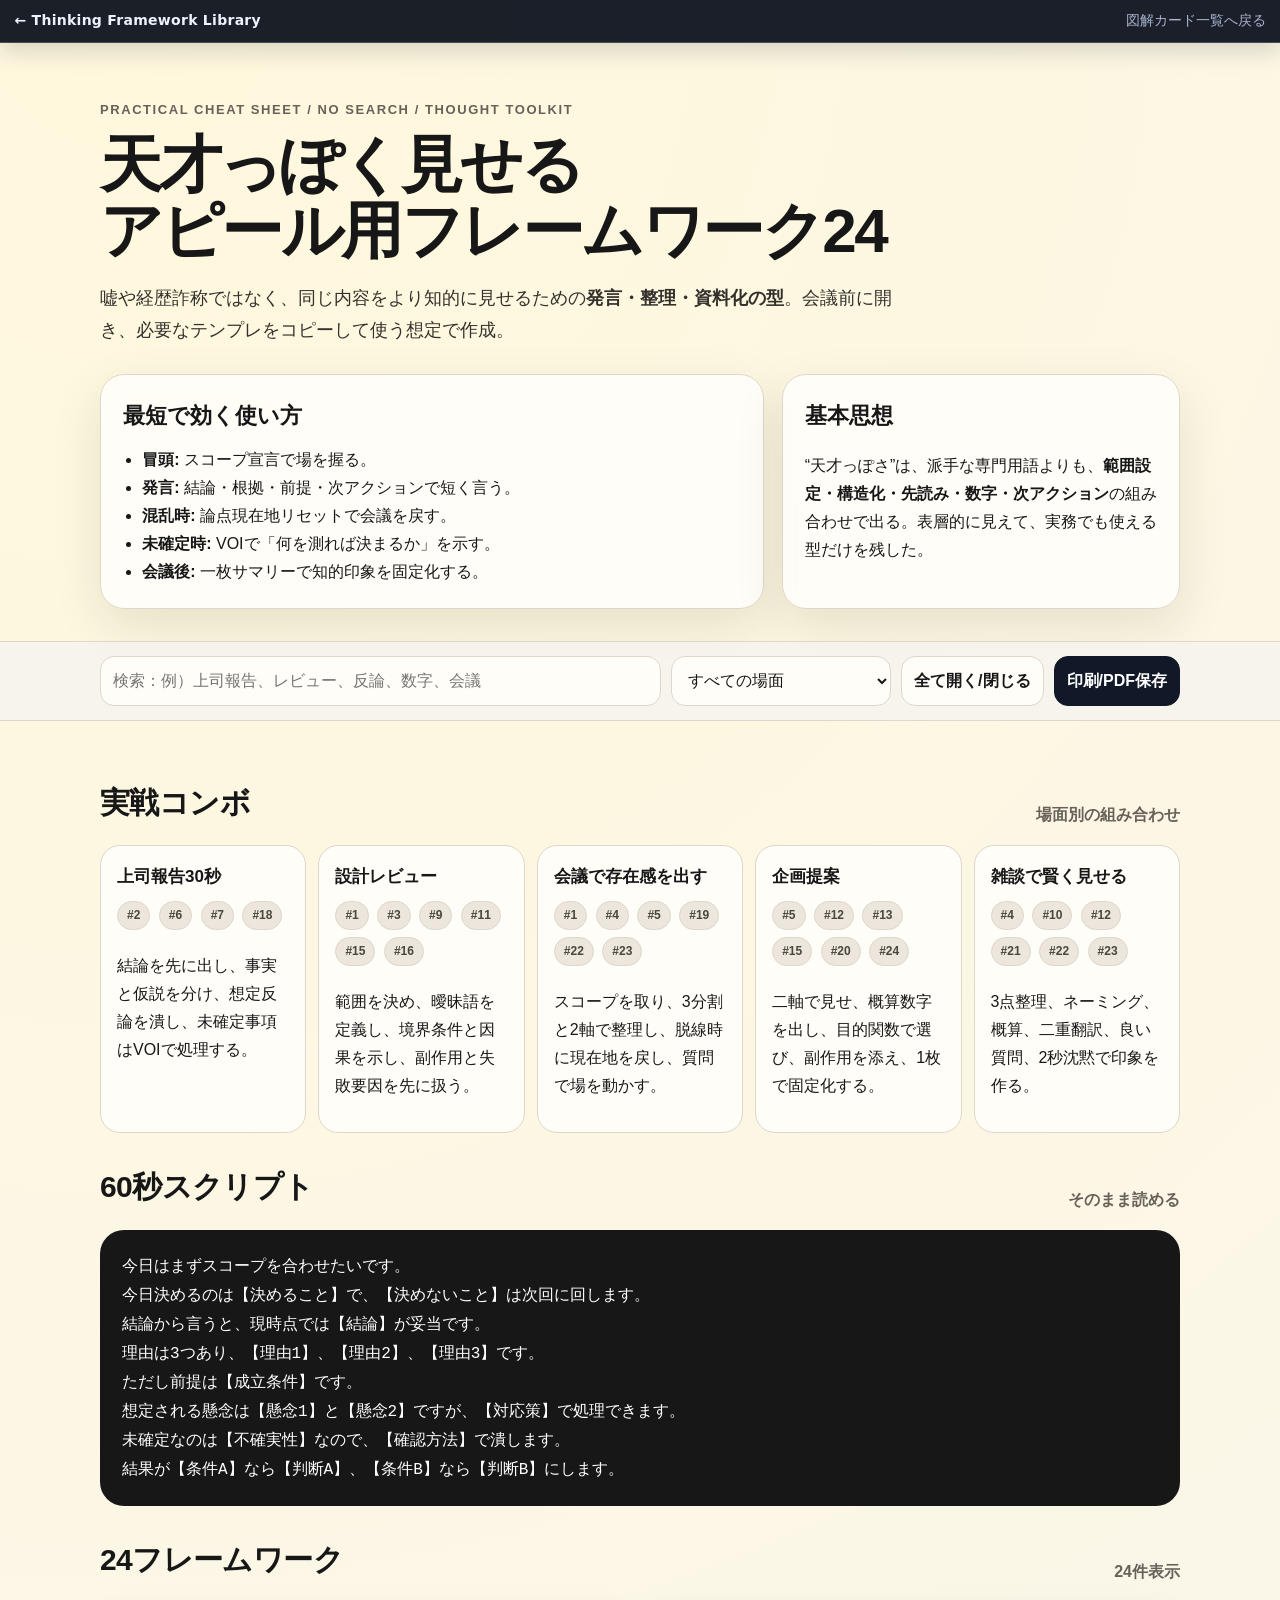
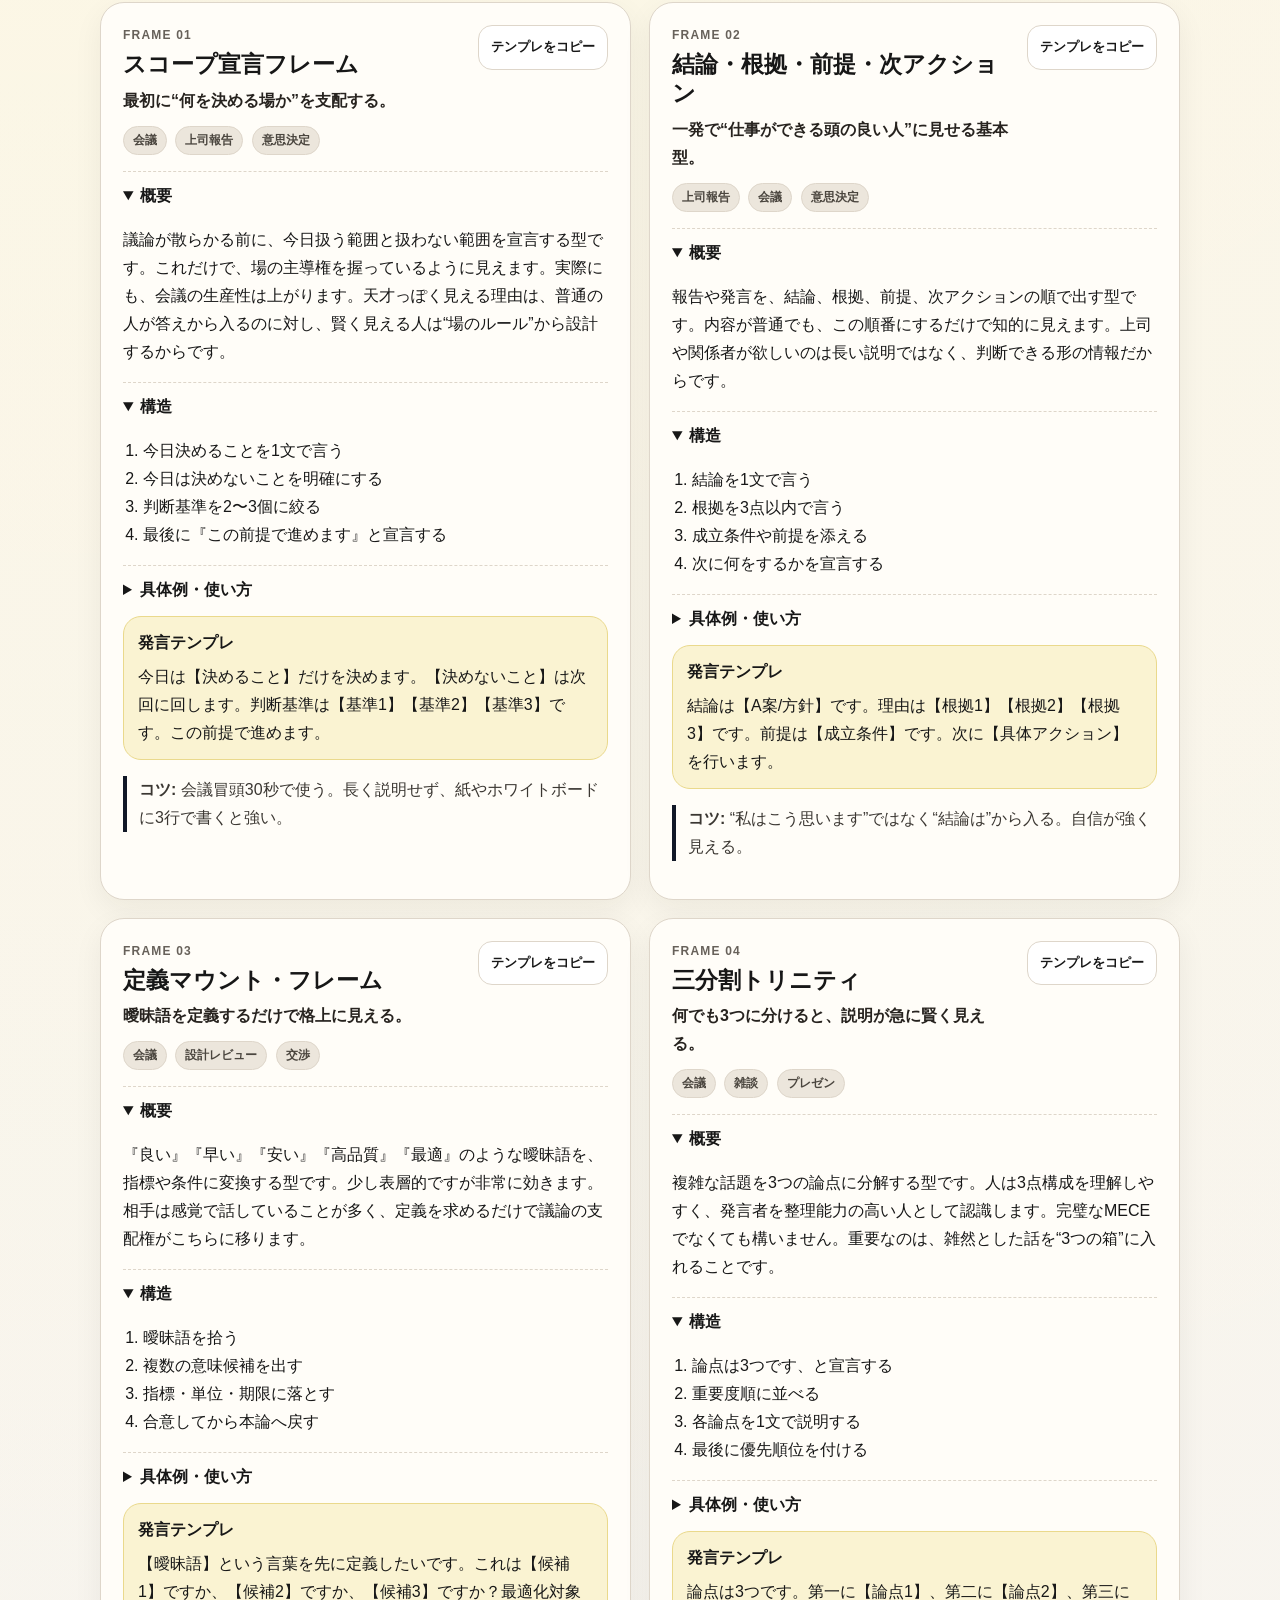
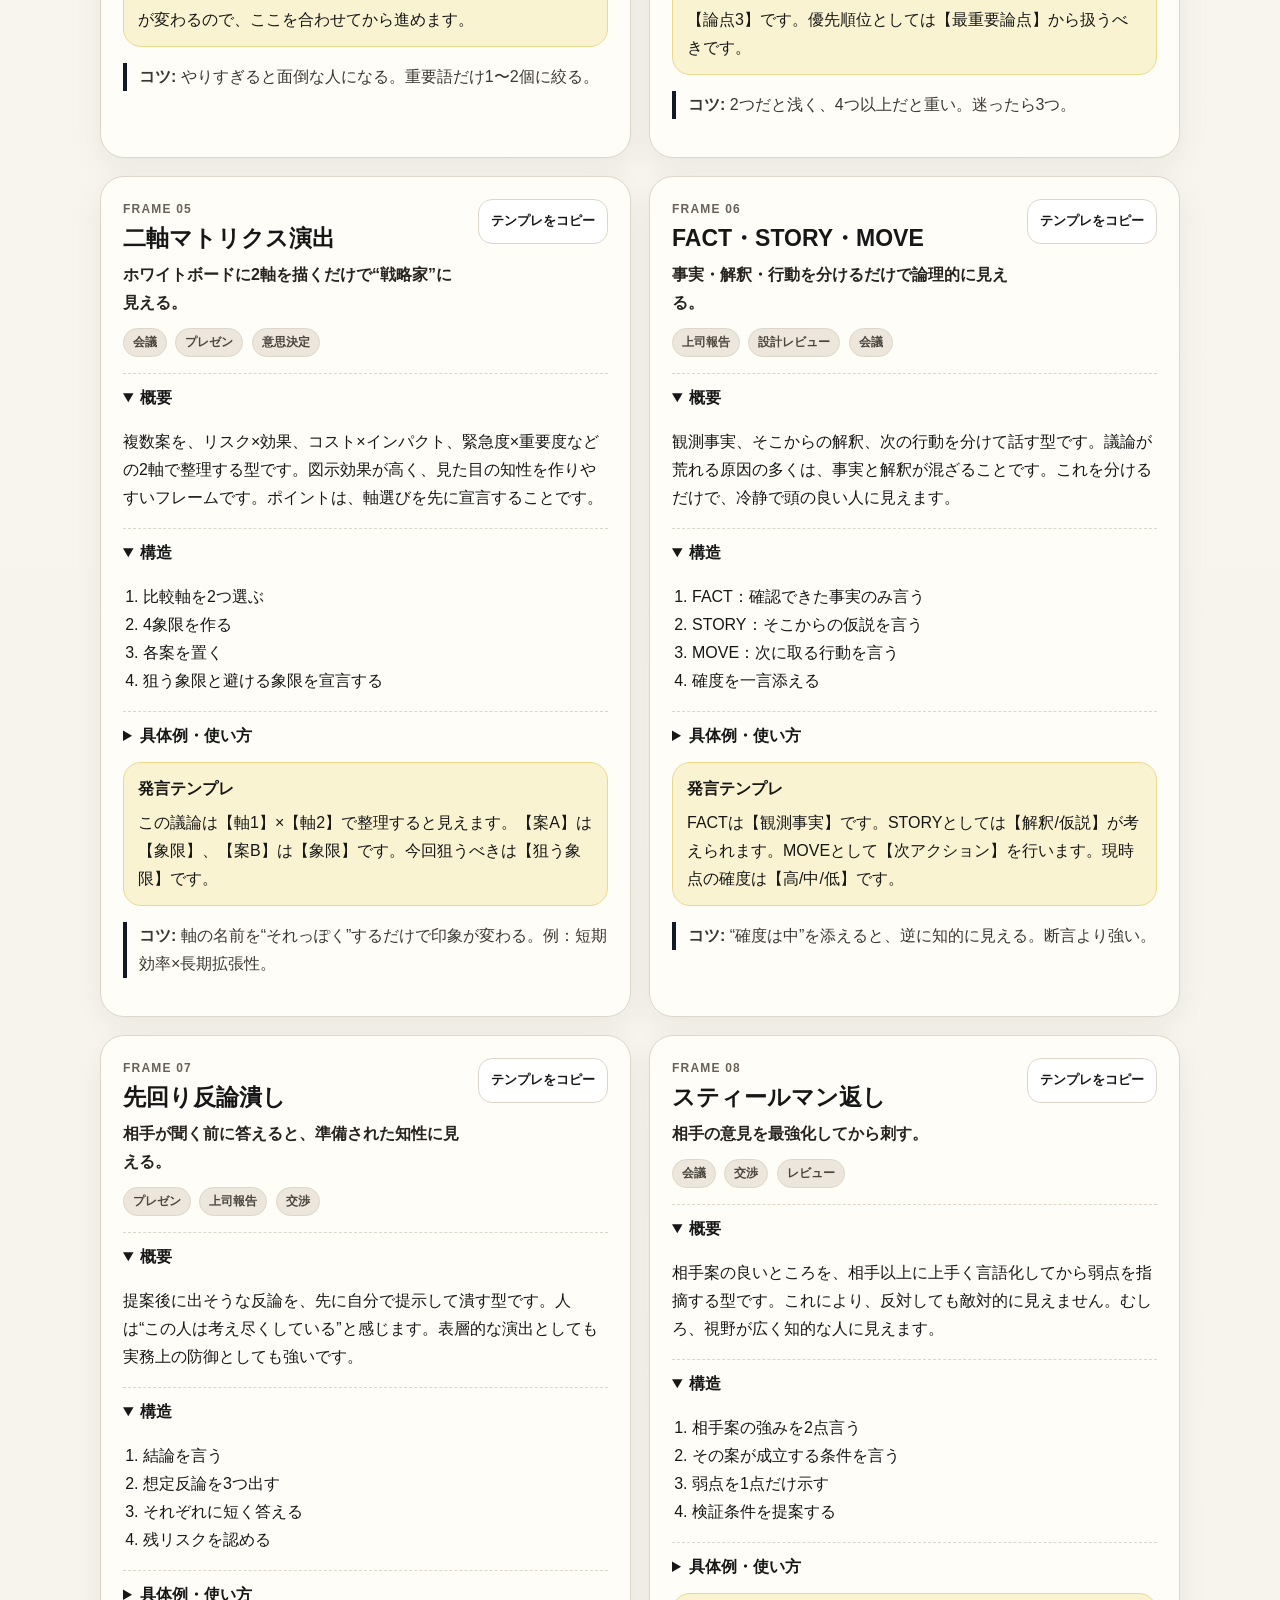
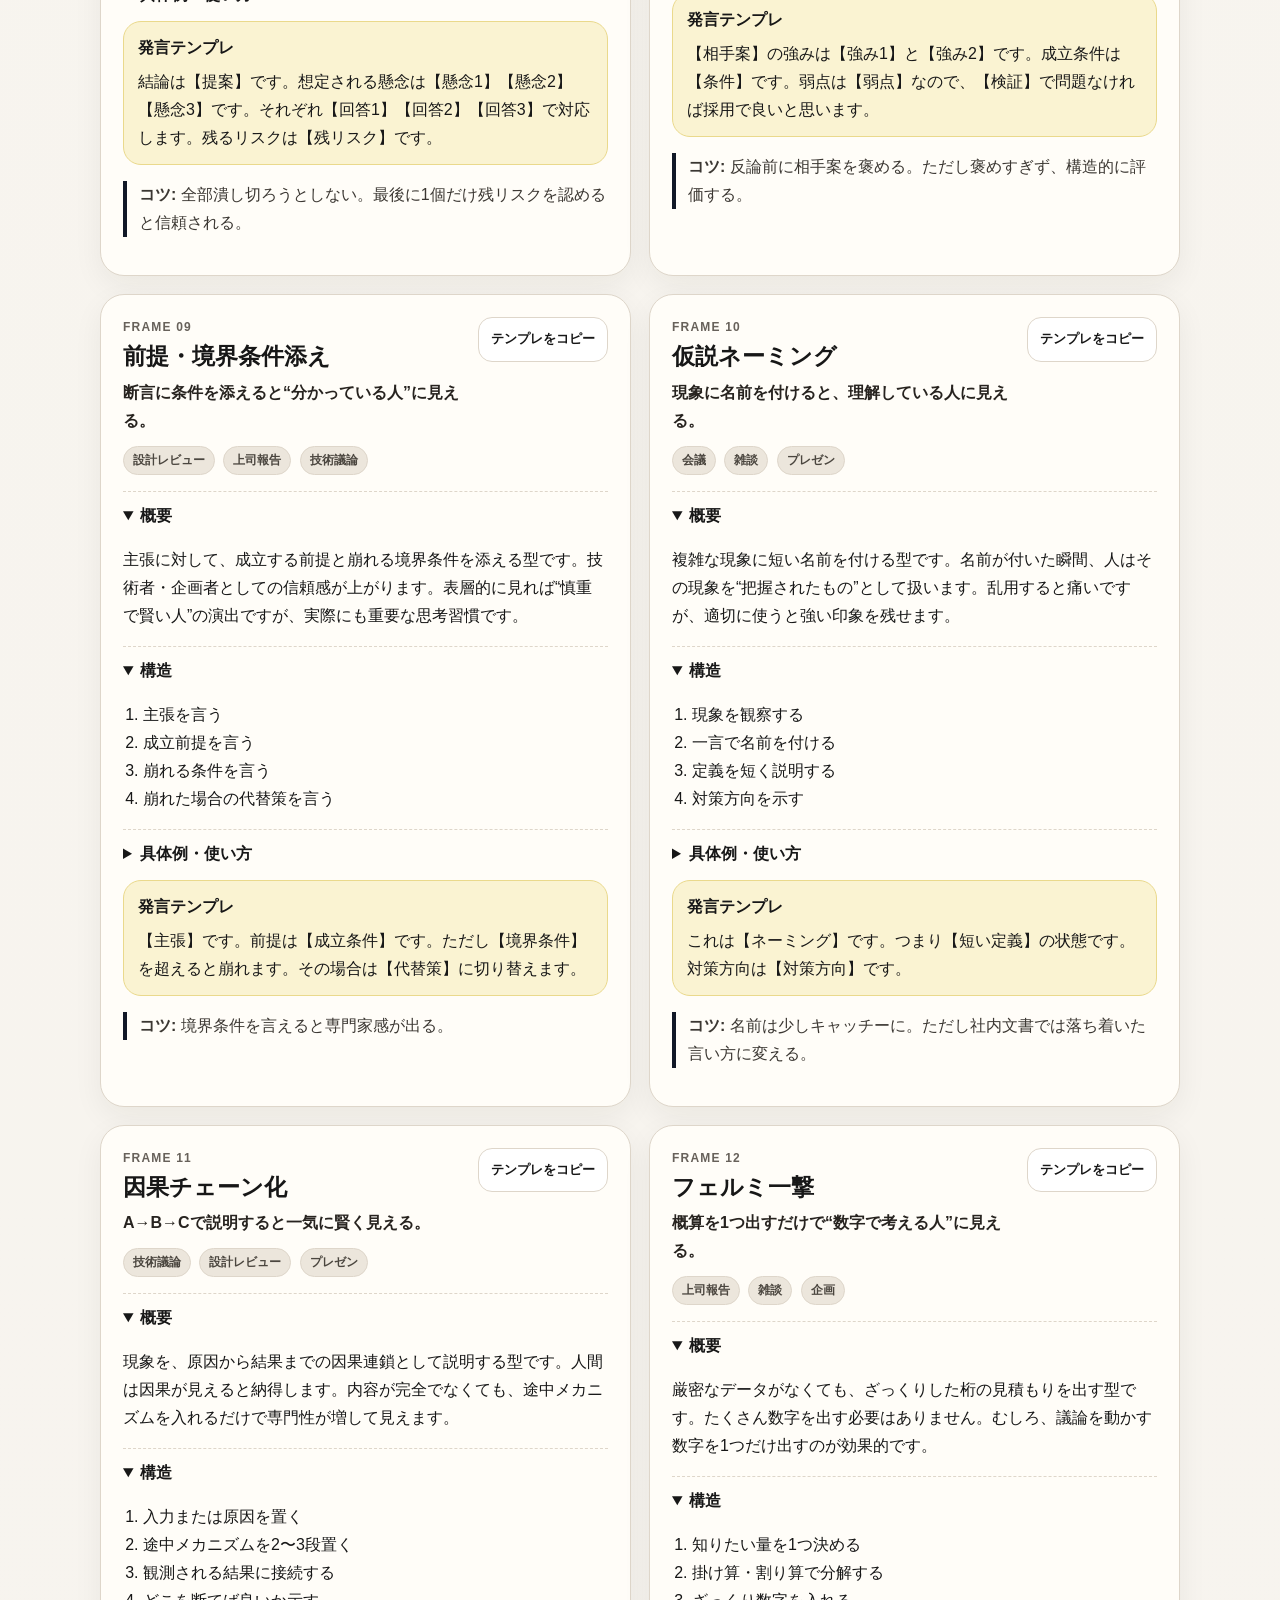
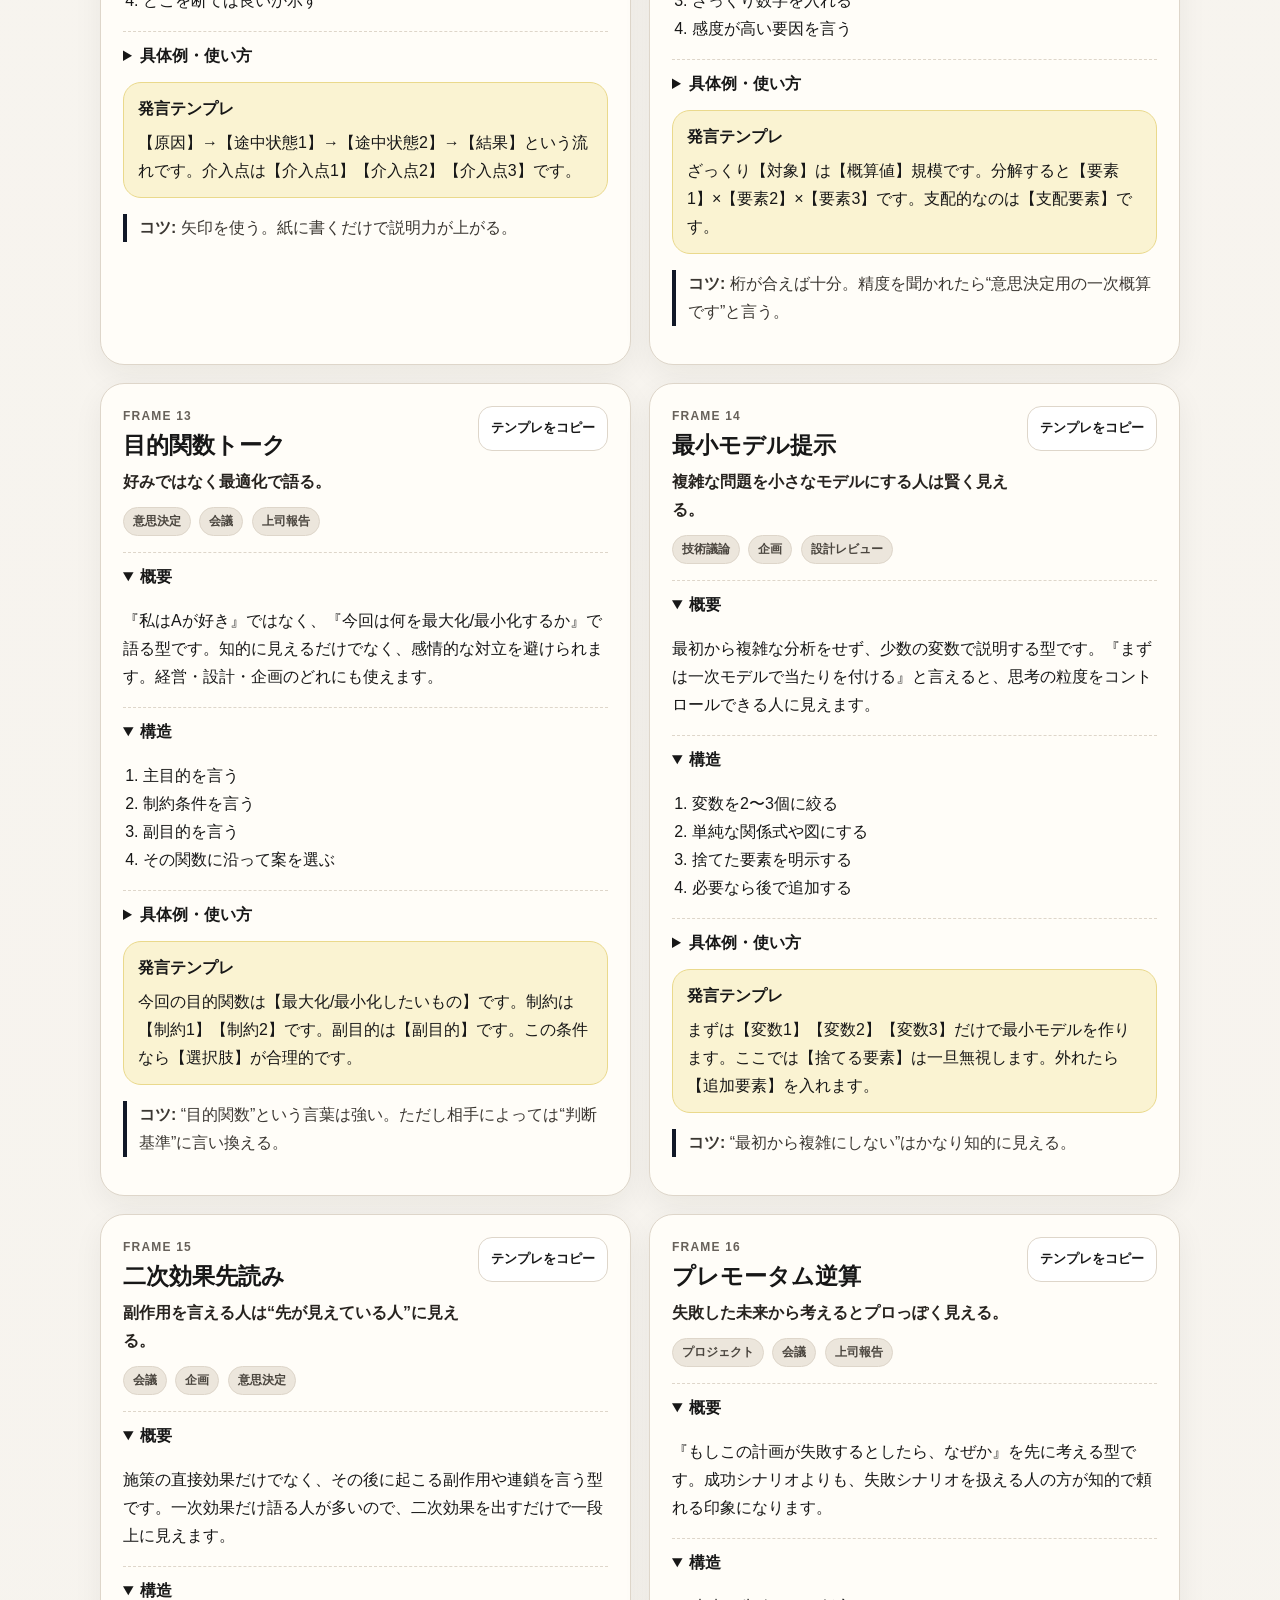
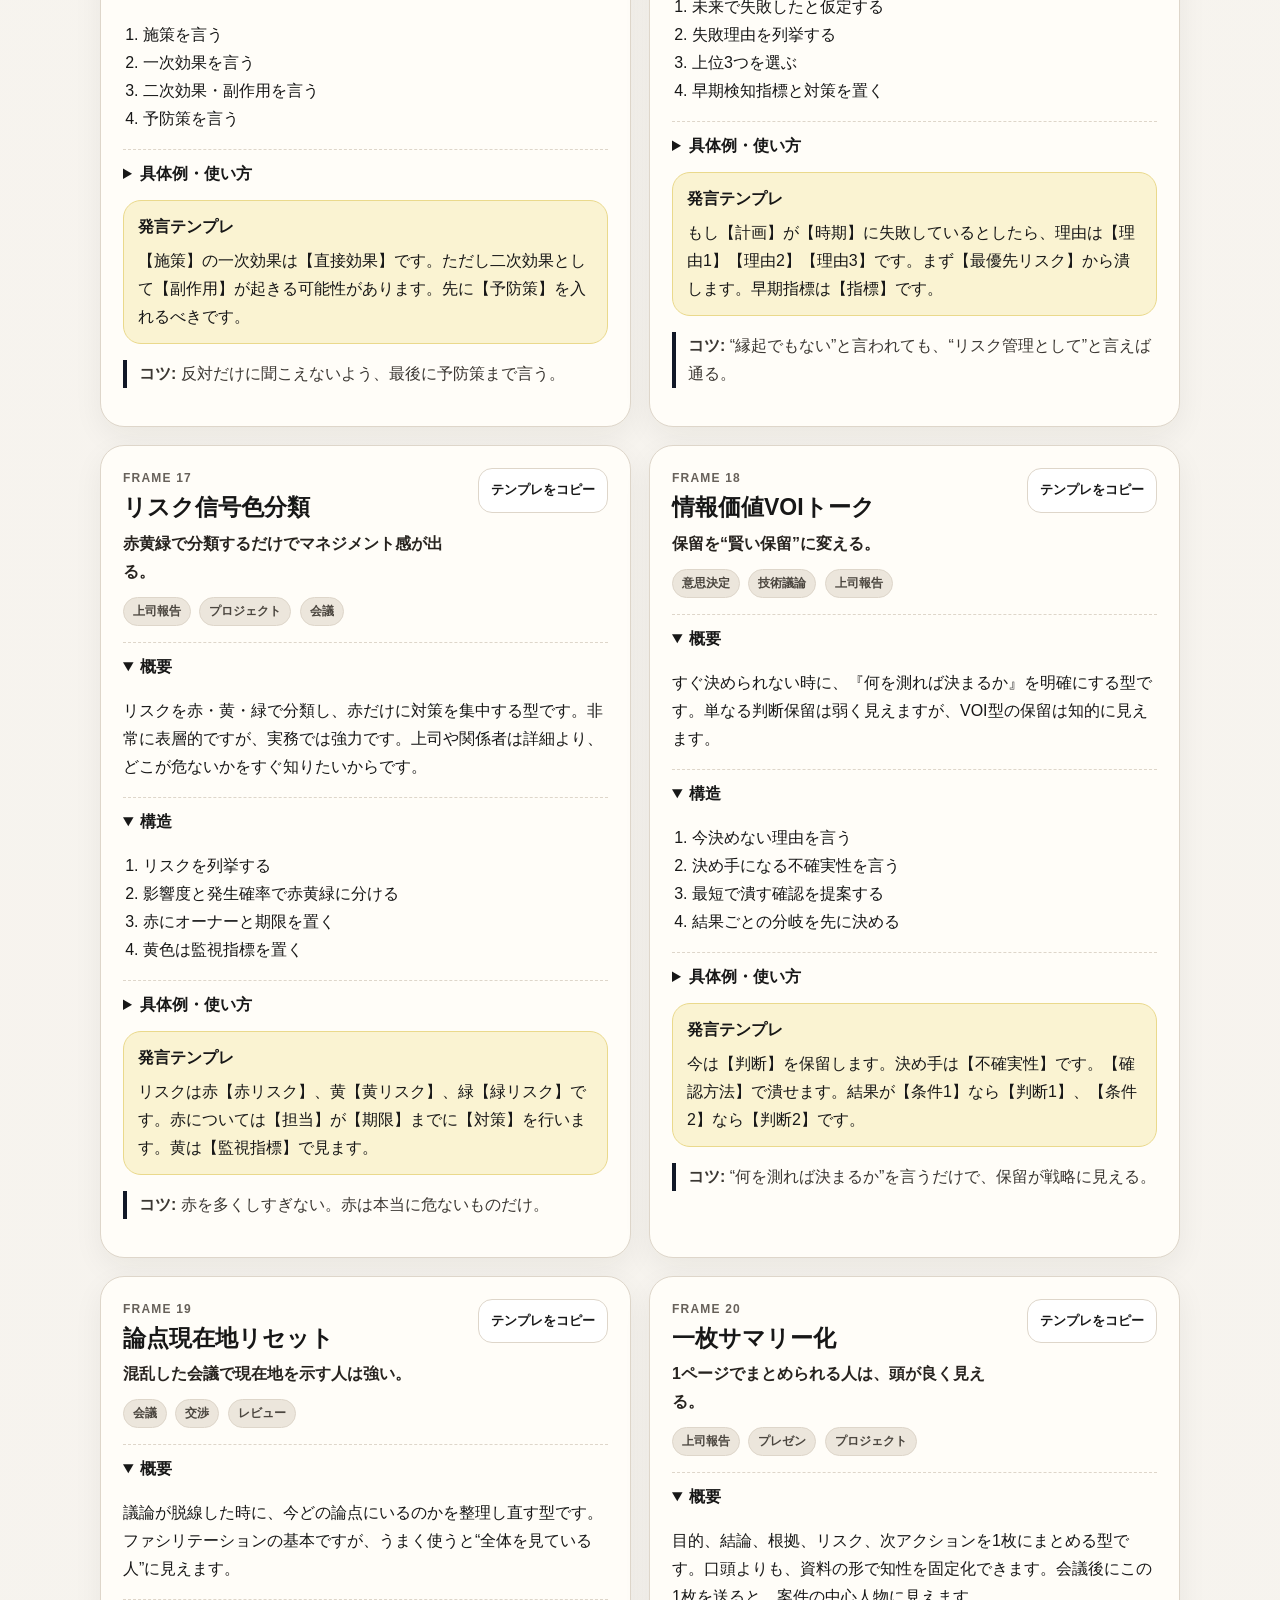
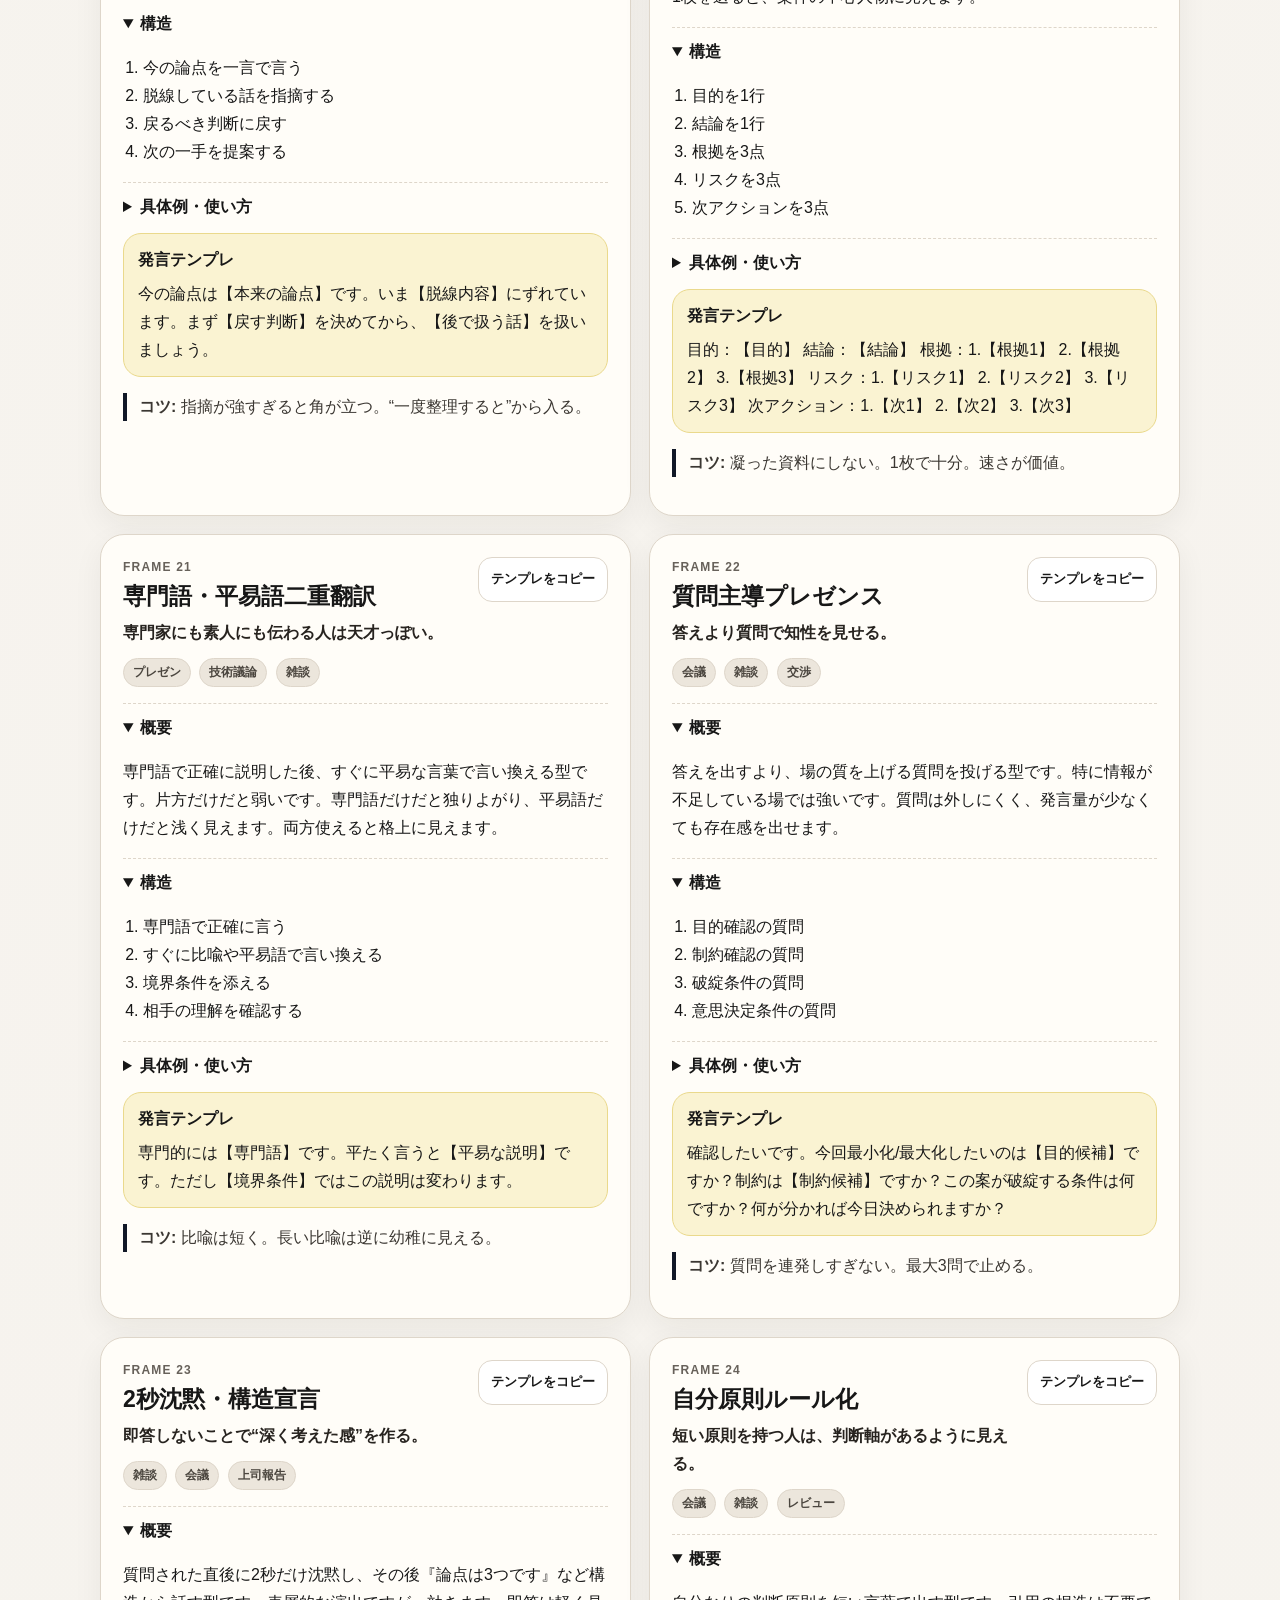
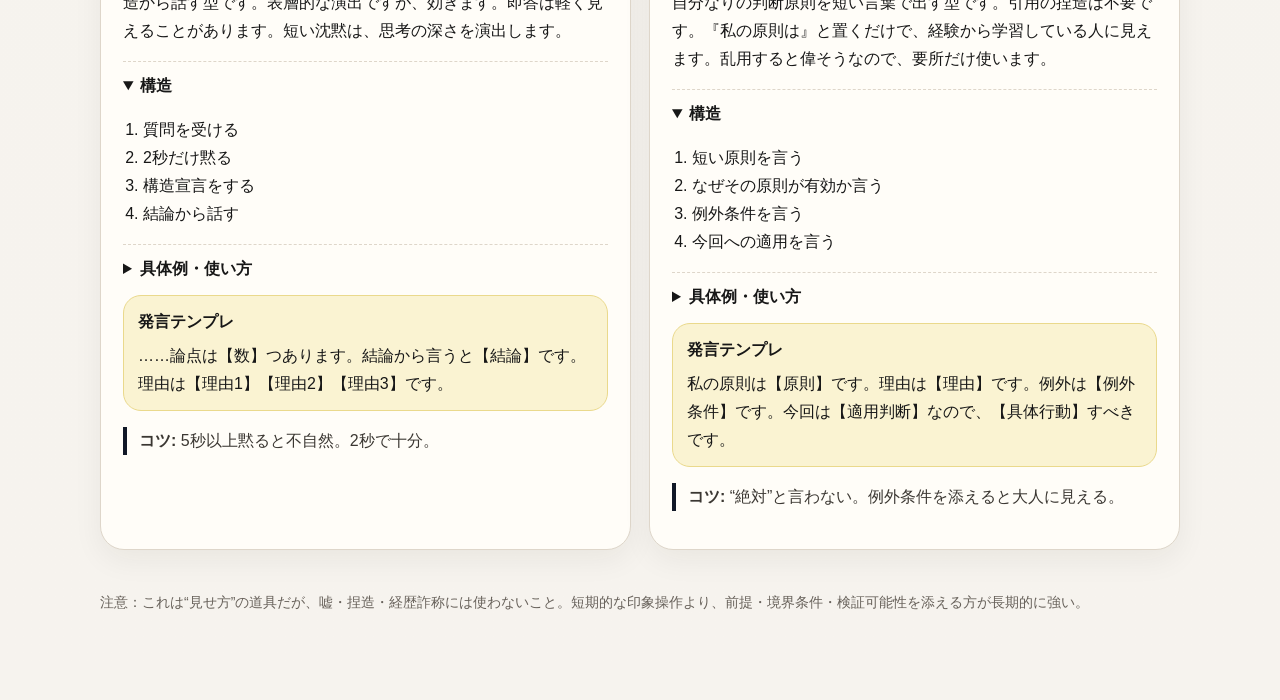
<file: preview (4).html>
<!doctype html>
<html lang="ja">
<head>
<meta charset="utf-8" />
<meta name="viewport" content="width=device-width, initial-scale=1" />
<title>天才っぽく見せるアピール用フレームワーク24</title>
<style>
:root {
  --bg: #f6f3ee;
  --paper: #fffdf8;
  --ink: #171717;
  --muted: #67615a;
  --line: #ded6ca;
  --accent: #111827;
  --soft: #ece6dc;
  --mark: #fff1b8;
  --shadow: 0 18px 50px rgba(34, 27, 12, .10);
}
* { box-sizing: border-box; }
html { scroll-behavior: smooth; }
body {
  margin: 0;
  font-family: -apple-system, BlinkMacSystemFont, "Segoe UI", "Hiragino Sans", "Yu Gothic", "Noto Sans JP", sans-serif;
  background: radial-gradient(circle at 10% 0%, #fff8dd 0, transparent 28%), linear-gradient(180deg, #f8f5ef, var(--bg));
  color: var(--ink);
  line-height: 1.75;
}
.hero {
  padding: 56px 20px 32px;
  max-width: 1120px;
  margin: 0 auto;
}
.kicker {
  letter-spacing: .12em;
  font-weight: 700;
  color: var(--muted);
  font-size: 13px;
}
h1 {
  font-size: clamp(32px, 6vw, 62px);
  line-height: 1.08;
  margin: 10px 0 18px;
  letter-spacing: -.04em;
}
.hero p.lead {
  max-width: 820px;
  font-size: 18px;
  color: #34312d;
}
.hero-grid {
  display: grid;
  grid-template-columns: 1.5fr .9fr;
  gap: 18px;
  margin-top: 28px;
}
.panel {
  background: rgba(255,255,255,.72);
  border: 1px solid var(--line);
  border-radius: 24px;
  padding: 22px;
  box-shadow: var(--shadow);
  backdrop-filter: blur(8px);
}
.panel h2 { margin: 0 0 10px; font-size: 22px; }
.panel ul { margin: 0; padding-left: 1.2em; }
.toolbar {
  position: sticky;
  top: 0;
  z-index: 20;
  border-top: 1px solid var(--line);
  border-bottom: 1px solid var(--line);
  background: rgba(246, 243, 238, .88);
  backdrop-filter: blur(12px);
}
.toolbar-inner {
  max-width: 1120px;
  margin: 0 auto;
  padding: 14px 20px;
  display: grid;
  grid-template-columns: 1fr 220px auto auto;
  gap: 10px;
}
input, select, button {
  font: inherit;
  border-radius: 14px;
  border: 1px solid var(--line);
  background: var(--paper);
  color: var(--ink);
  padding: 10px 12px;
}
button { cursor: pointer; font-weight: 700; }
button:hover { transform: translateY(-1px); }
.primary { background: var(--accent); color: #fff; border-color: var(--accent); }
main { max-width: 1120px; margin: 0 auto; padding: 28px 20px 80px; }
.section-title {
  display: flex;
  justify-content: space-between;
  gap: 20px;
  align-items: end;
  margin: 28px 0 16px;
}
.section-title h2 { font-size: 30px; margin: 0; letter-spacing: -.02em; }
.count { color: var(--muted); font-weight: 700; }
.cards { display: grid; grid-template-columns: repeat(2, minmax(0, 1fr)); gap: 18px; }
.card {
  background: var(--paper);
  border: 1px solid var(--line);
  border-radius: 24px;
  padding: 22px;
  box-shadow: 0 10px 30px rgba(34,27,12,.06);
}
.card-head {
  display: flex;
  justify-content: space-between;
  gap: 14px;
  align-items: start;
}
.num { color: var(--muted); font-size: 12px; font-weight: 800; letter-spacing: .10em; margin: 0 0 4px; }
.card h3 { font-size: 23px; margin: 0 0 8px; line-height: 1.25; }
.catch { margin: 0 0 10px; color: #27231f; font-weight: 700; }
.tag, .chip {
  display: inline-flex;
  align-items: center;
  border: 1px solid var(--line);
  background: var(--soft);
  color: #4b463f;
  border-radius: 999px;
  padding: 3px 9px;
  font-size: 12px;
  font-weight: 700;
  margin: 0 4px 6px 0;
}
.copy { font-size: 13px; white-space: nowrap; background: #fff; }
details {
  border-top: 1px dashed var(--line);
  padding-top: 10px;
  margin-top: 10px;
}
summary { font-weight: 800; cursor: pointer; }
ol { padding-left: 1.25em; }
.template {
  background: #faf3d2;
  border: 1px solid #ead98c;
  border-radius: 18px;
  padding: 12px 14px;
  margin-top: 12px;
}
.template p { margin: 6px 0 0; }
.tip { color: #3b3732; border-left: 4px solid var(--accent); padding-left: 12px; }
.combos { display: grid; grid-template-columns: repeat(5, minmax(0, 1fr)); gap: 12px; }
.combo {
  background: var(--paper);
  border: 1px solid var(--line);
  border-radius: 20px;
  padding: 16px;
}
.combo h3 { margin: 0 0 8px; font-size: 17px; }
.script-box {
  background: #171717;
  color: #fff;
  border-radius: 24px;
  padding: 22px;
  overflow-x: auto;
}
.script-box code { white-space: pre-wrap; font-family: ui-monospace, SFMono-Regular, Menlo, Consolas, monospace; }
.footer-note { color: var(--muted); font-size: 14px; margin-top: 40px; }
.toast {
  position: fixed;
  right: 20px;
  bottom: 20px;
  background: #111827;
  color: #fff;
  padding: 12px 16px;
  border-radius: 14px;
  opacity: 0;
  transform: translateY(10px);
  transition: .22s ease;
  z-index: 50;
}
.toast.show { opacity: 1; transform: translateY(0); }
@media (max-width: 900px) {
  .hero-grid, .cards, .combos { grid-template-columns: 1fr; }
  .toolbar-inner { grid-template-columns: 1fr; }
  .card-head { flex-direction: column; }
}
@media print {
  .toolbar, .copy, .primary, .toast { display: none !important; }
  body { background: white; }
  .hero { padding-top: 20px; }
  .card, .panel, .combo { box-shadow: none; break-inside: avoid; }
  details { display: block; }
}
</style>

<!-- Thinking Framework Library portal link styles -->
<style>
.tfl-portal-link{position:sticky;top:0;z-index:9999;display:flex;align-items:center;justify-content:space-between;gap:.75rem;padding:.65rem .9rem;margin:0;background:rgba(12,17,29,.94);color:#eef2ff;border-bottom:1px solid rgba(148,163,184,.35);font-family:system-ui,-apple-system,BlinkMacSystemFont,"Segoe UI",sans-serif;font-size:14px;line-height:1.5;text-decoration:none;box-shadow:0 8px 24px rgba(15,23,42,.16)}
.tfl-portal-link strong{font-weight:800;letter-spacing:.02em}
.tfl-portal-link span{color:#a8b3cf}
.tfl-portal-link:focus-visible{outline:3px solid #60a5fa;outline-offset:-3px}
@media (max-width:640px){.tfl-portal-link{align-items:flex-start;flex-direction:column;font-size:13px}}
@media print{.tfl-portal-link{display:none}}
</style>
<!-- /Thinking Framework Library portal link styles -->
</head>
<body>
<a class="tfl-portal-link" href="index.html" aria-label="Thinking Framework Library ポータルへ戻る"><strong>← Thinking Framework Library</strong><span>図解カード一覧へ戻る</span></a>

  <header class="hero">
    <div class="kicker">PRACTICAL CHEAT SHEET / NO SEARCH / THOUGHT TOOLKIT</div>
    <h1>天才っぽく見せる<br>アピール用フレームワーク24</h1>
    <p class="lead">嘘や経歴詐称ではなく、同じ内容をより知的に見せるための<strong>発言・整理・資料化の型</strong>。会議前に開き、必要なテンプレをコピーして使う想定で作成。</p>
    <div class="hero-grid">
      <section class="panel">
        <h2>最短で効く使い方</h2>
        <ul>
          <li><strong>冒頭:</strong> スコープ宣言で場を握る。</li>
          <li><strong>発言:</strong> 結論・根拠・前提・次アクションで短く言う。</li>
          <li><strong>混乱時:</strong> 論点現在地リセットで会議を戻す。</li>
          <li><strong>未確定時:</strong> VOIで「何を測れば決まるか」を示す。</li>
          <li><strong>会議後:</strong> 一枚サマリーで知的印象を固定化する。</li>
        </ul>
      </section>
      <section class="panel">
        <h2>基本思想</h2>
        <p>“天才っぽさ”は、派手な専門用語よりも、<strong>範囲設定・構造化・先読み・数字・次アクション</strong>の組み合わせで出る。表層的に見えて、実務でも使える型だけを残した。</p>
      </section>
    </div>
  </header>

  <nav class="toolbar">
    <div class="toolbar-inner">
      <input id="search" placeholder="検索：例）上司報告、レビュー、反論、数字、会議" />
      <select id="tagFilter">
        <option value="all">すべての場面</option>
        <option value="会議">会議</option>
        <option value="上司報告">上司報告</option>
        <option value="設計レビュー">設計レビュー</option>
        <option value="技術議論">技術議論</option>
        <option value="プレゼン">プレゼン</option>
        <option value="雑談">雑談</option>
        <option value="意思決定">意思決定</option>
        <option value="交渉">交渉</option>
        <option value="プロジェクト">プロジェクト</option>
      </select>
      <button id="expandAll">全て開く/閉じる</button>
      <button class="primary" onclick="window.print()">印刷/PDF保存</button>
    </div>
  </nav>

  <main>
    <section>
      <div class="section-title">
        <h2>実戦コンボ</h2>
        <span class="count">場面別の組み合わせ</span>
      </div>
      <div class="combos">
      <div class="combo">
        <h3>上司報告30秒</h3>
        <div><span class="chip">#2</span> <span class="chip">#6</span> <span class="chip">#7</span> <span class="chip">#18</span></div>
        <p>結論を先に出し、事実と仮説を分け、想定反論を潰し、未確定事項はVOIで処理する。</p>
      </div>
    
      <div class="combo">
        <h3>設計レビュー</h3>
        <div><span class="chip">#1</span> <span class="chip">#3</span> <span class="chip">#9</span> <span class="chip">#11</span> <span class="chip">#15</span> <span class="chip">#16</span></div>
        <p>範囲を決め、曖昧語を定義し、境界条件と因果を示し、副作用と失敗要因を先に扱う。</p>
      </div>
    
      <div class="combo">
        <h3>会議で存在感を出す</h3>
        <div><span class="chip">#1</span> <span class="chip">#4</span> <span class="chip">#5</span> <span class="chip">#19</span> <span class="chip">#22</span> <span class="chip">#23</span></div>
        <p>スコープを取り、3分割と2軸で整理し、脱線時に現在地を戻し、質問で場を動かす。</p>
      </div>
    
      <div class="combo">
        <h3>企画提案</h3>
        <div><span class="chip">#5</span> <span class="chip">#12</span> <span class="chip">#13</span> <span class="chip">#15</span> <span class="chip">#20</span> <span class="chip">#24</span></div>
        <p>二軸で見せ、概算数字を出し、目的関数で選び、副作用を添え、1枚で固定化する。</p>
      </div>
    
      <div class="combo">
        <h3>雑談で賢く見せる</h3>
        <div><span class="chip">#4</span> <span class="chip">#10</span> <span class="chip">#12</span> <span class="chip">#21</span> <span class="chip">#22</span> <span class="chip">#23</span></div>
        <p>3点整理、ネーミング、概算、二重翻訳、良い質問、2秒沈黙で印象を作る。</p>
      </div>
    </div>
    </section>

    <section>
      <div class="section-title">
        <h2>60秒スクリプト</h2>
        <span class="count">そのまま読める</span>
      </div>
      <div class="script-box"><code>今日はまずスコープを合わせたいです。
今日決めるのは【決めること】で、【決めないこと】は次回に回します。
結論から言うと、現時点では【結論】が妥当です。
理由は3つあり、【理由1】、【理由2】、【理由3】です。
ただし前提は【成立条件】です。
想定される懸念は【懸念1】と【懸念2】ですが、【対応策】で処理できます。
未確定なのは【不確実性】なので、【確認方法】で潰します。
結果が【条件A】なら【判断A】、【条件B】なら【判断B】にします。</code></div>
    </section>

    <section>
      <div class="section-title">
        <h2>24フレームワーク</h2>
        <span id="visibleCount" class="count">24件表示</span>
      </div>
      <div id="cards" class="cards">
    <article class="card" data-tags="会議 上司報告 意思決定" data-search="スコープ宣言フレーム 最初に“何を決める場か”を支配する。 議論が散らかる前に、今日扱う範囲と扱わない範囲を宣言する型です。これだけで、場の主導権を握っているように見えます。実際にも、会議の生産性は上がります。天才っぽく見える理由は、普通の人が答えから入るのに対し、賢く見える人は“場のルール”から設計するからです。 設計レビューで『今日は方式選定だけ決めます。コスト最適化と細部寸法は次回に回します。判断基準は、量産リスク、保守性、検証期間の3つです。この前提でa/b/cを比較します』と言う。会議 上司報告 意思決定">
      <div class="card-head">
        <div>
          <p class="num">FRAME 01</p>
          <h3>スコープ宣言フレーム</h3>
          <p class="catch">最初に“何を決める場か”を支配する。</p>
        </div>
        <button class="copy" data-copy="今日は【決めること】だけを決めます。【決めないこと】は次回に回します。判断基準は【基準1】【基準2】【基準3】です。この前提で進めます。">テンプレをコピー</button>
      </div>
      <div class="tags"><span class="tag">会議</span> <span class="tag">上司報告</span> <span class="tag">意思決定</span></div>
      <details open>
        <summary>概要</summary>
        <p>議論が散らかる前に、今日扱う範囲と扱わない範囲を宣言する型です。これだけで、場の主導権を握っているように見えます。実際にも、会議の生産性は上がります。天才っぽく見える理由は、普通の人が答えから入るのに対し、賢く見える人は“場のルール”から設計するからです。</p>
      </details>
      <details open>
        <summary>構造</summary>
        <ol><li>今日決めることを1文で言う</li><li>今日は決めないことを明確にする</li><li>判断基準を2〜3個に絞る</li><li>最後に『この前提で進めます』と宣言する</li></ol>
      </details>
      <details>
        <summary>具体例・使い方</summary>
        <p>設計レビューで『今日は方式選定だけ決めます。コスト最適化と細部寸法は次回に回します。判断基準は、量産リスク、保守性、検証期間の3つです。この前提でA/B/Cを比較します』と言う。</p>
      </details>
      <div class="template">
        <strong>発言テンプレ</strong>
        <p>今日は【決めること】だけを決めます。【決めないこと】は次回に回します。判断基準は【基準1】【基準2】【基準3】です。この前提で進めます。</p>
      </div>
      <p class="tip"><strong>コツ:</strong> 会議冒頭30秒で使う。長く説明せず、紙やホワイトボードに3行で書くと強い。</p>
    </article>
    
    <article class="card" data-tags="上司報告 会議 意思決定" data-search="結論・根拠・前提・次アクション 一発で“仕事ができる頭の良い人”に見せる基本型。 報告や発言を、結論、根拠、前提、次アクションの順で出す型です。内容が普通でも、この順番にするだけで知的に見えます。上司や関係者が欲しいのは長い説明ではなく、判断できる形の情報だからです。 『結論はa案です。理由は、部品点数が少ない、検証期間が短い、既存治具を流用できるからです。前提は加工精度±0.05mmが守れることです。次は治具なし組立の再現性試験を回します』。上司報告 会議 意思決定">
      <div class="card-head">
        <div>
          <p class="num">FRAME 02</p>
          <h3>結論・根拠・前提・次アクション</h3>
          <p class="catch">一発で“仕事ができる頭の良い人”に見せる基本型。</p>
        </div>
        <button class="copy" data-copy="結論は【A案/方針】です。理由は【根拠1】【根拠2】【根拠3】です。前提は【成立条件】です。次に【具体アクション】を行います。">テンプレをコピー</button>
      </div>
      <div class="tags"><span class="tag">上司報告</span> <span class="tag">会議</span> <span class="tag">意思決定</span></div>
      <details open>
        <summary>概要</summary>
        <p>報告や発言を、結論、根拠、前提、次アクションの順で出す型です。内容が普通でも、この順番にするだけで知的に見えます。上司や関係者が欲しいのは長い説明ではなく、判断できる形の情報だからです。</p>
      </details>
      <details open>
        <summary>構造</summary>
        <ol><li>結論を1文で言う</li><li>根拠を3点以内で言う</li><li>成立条件や前提を添える</li><li>次に何をするかを宣言する</li></ol>
      </details>
      <details>
        <summary>具体例・使い方</summary>
        <p>『結論はA案です。理由は、部品点数が少ない、検証期間が短い、既存治具を流用できるからです。前提は加工精度±0.05mmが守れることです。次は治具なし組立の再現性試験を回します』。</p>
      </details>
      <div class="template">
        <strong>発言テンプレ</strong>
        <p>結論は【A案/方針】です。理由は【根拠1】【根拠2】【根拠3】です。前提は【成立条件】です。次に【具体アクション】を行います。</p>
      </div>
      <p class="tip"><strong>コツ:</strong> “私はこう思います”ではなく“結論は”から入る。自信が強く見える。</p>
    </article>
    
    <article class="card" data-tags="会議 設計レビュー 交渉" data-search="定義マウント・フレーム 曖昧語を定義するだけで格上に見える。 『良い』『早い』『安い』『高品質』『最適』のような曖昧語を、指標や条件に変換する型です。少し表層的ですが非常に効きます。相手は感覚で話していることが多く、定義を求めるだけで議論の支配権がこちらに移ります。 『早くしたい』と言われたら、『ここで言う早いは、タクトタイムですか、開発リードタイムですか、それともユーザー体感時間ですか？最適化対象が違うので、先に定義したいです』と言う。会議 設計レビュー 交渉">
      <div class="card-head">
        <div>
          <p class="num">FRAME 03</p>
          <h3>定義マウント・フレーム</h3>
          <p class="catch">曖昧語を定義するだけで格上に見える。</p>
        </div>
        <button class="copy" data-copy="【曖昧語】という言葉を先に定義したいです。これは【候補1】ですか、【候補2】ですか、【候補3】ですか？最適化対象が変わるので、ここを合わせてから進めます。">テンプレをコピー</button>
      </div>
      <div class="tags"><span class="tag">会議</span> <span class="tag">設計レビュー</span> <span class="tag">交渉</span></div>
      <details open>
        <summary>概要</summary>
        <p>『良い』『早い』『安い』『高品質』『最適』のような曖昧語を、指標や条件に変換する型です。少し表層的ですが非常に効きます。相手は感覚で話していることが多く、定義を求めるだけで議論の支配権がこちらに移ります。</p>
      </details>
      <details open>
        <summary>構造</summary>
        <ol><li>曖昧語を拾う</li><li>複数の意味候補を出す</li><li>指標・単位・期限に落とす</li><li>合意してから本論へ戻す</li></ol>
      </details>
      <details>
        <summary>具体例・使い方</summary>
        <p>『早くしたい』と言われたら、『ここで言う早いは、タクトタイムですか、開発リードタイムですか、それともユーザー体感時間ですか？最適化対象が違うので、先に定義したいです』と言う。</p>
      </details>
      <div class="template">
        <strong>発言テンプレ</strong>
        <p>【曖昧語】という言葉を先に定義したいです。これは【候補1】ですか、【候補2】ですか、【候補3】ですか？最適化対象が変わるので、ここを合わせてから進めます。</p>
      </div>
      <p class="tip"><strong>コツ:</strong> やりすぎると面倒な人になる。重要語だけ1〜2個に絞る。</p>
    </article>
    
    <article class="card" data-tags="会議 雑談 プレゼン" data-search="三分割トリニティ 何でも3つに分けると、説明が急に賢く見える。 複雑な話題を3つの論点に分解する型です。人は3点構成を理解しやすく、発言者を整理能力の高い人として認識します。完璧なmeceでなくても構いません。重要なのは、雑然とした話を“3つの箱”に入れることです。 『この問題は3つに分けられます。1つ目は機構リスク、2つ目は制御リスク、3つ目は運用リスクです。今すぐ潰すべきなのは機構リスクです。なぜなら後工程で取り返しにくいからです』。会議 雑談 プレゼン">
      <div class="card-head">
        <div>
          <p class="num">FRAME 04</p>
          <h3>三分割トリニティ</h3>
          <p class="catch">何でも3つに分けると、説明が急に賢く見える。</p>
        </div>
        <button class="copy" data-copy="論点は3つです。第一に【論点1】、第二に【論点2】、第三に【論点3】です。優先順位としては【最重要論点】から扱うべきです。">テンプレをコピー</button>
      </div>
      <div class="tags"><span class="tag">会議</span> <span class="tag">雑談</span> <span class="tag">プレゼン</span></div>
      <details open>
        <summary>概要</summary>
        <p>複雑な話題を3つの論点に分解する型です。人は3点構成を理解しやすく、発言者を整理能力の高い人として認識します。完璧なMECEでなくても構いません。重要なのは、雑然とした話を“3つの箱”に入れることです。</p>
      </details>
      <details open>
        <summary>構造</summary>
        <ol><li>論点は3つです、と宣言する</li><li>重要度順に並べる</li><li>各論点を1文で説明する</li><li>最後に優先順位を付ける</li></ol>
      </details>
      <details>
        <summary>具体例・使い方</summary>
        <p>『この問題は3つに分けられます。1つ目は機構リスク、2つ目は制御リスク、3つ目は運用リスクです。今すぐ潰すべきなのは機構リスクです。なぜなら後工程で取り返しにくいからです』。</p>
      </details>
      <div class="template">
        <strong>発言テンプレ</strong>
        <p>論点は3つです。第一に【論点1】、第二に【論点2】、第三に【論点3】です。優先順位としては【最重要論点】から扱うべきです。</p>
      </div>
      <p class="tip"><strong>コツ:</strong> 2つだと浅く、4つ以上だと重い。迷ったら3つ。</p>
    </article>
    
    <article class="card" data-tags="会議 プレゼン 意思決定" data-search="二軸マトリクス演出 ホワイトボードに2軸を描くだけで“戦略家”に見える。 複数案を、リスク×効果、コスト×インパクト、緊急度×重要度などの2軸で整理する型です。図示効果が高く、見た目の知性を作りやすいフレームです。ポイントは、軸選びを先に宣言することです。 『今回はコスト×量産リスクで見ます。a案は低コスト高リスク、b案は中コスト低リスク、c案は高コスト低リスク。量産前なので、低リスク側に寄せるべきです』。会議 プレゼン 意思決定">
      <div class="card-head">
        <div>
          <p class="num">FRAME 05</p>
          <h3>二軸マトリクス演出</h3>
          <p class="catch">ホワイトボードに2軸を描くだけで“戦略家”に見える。</p>
        </div>
        <button class="copy" data-copy="この議論は【軸1】×【軸2】で整理すると見えます。【案A】は【象限】、【案B】は【象限】です。今回狙うべきは【狙う象限】です。">テンプレをコピー</button>
      </div>
      <div class="tags"><span class="tag">会議</span> <span class="tag">プレゼン</span> <span class="tag">意思決定</span></div>
      <details open>
        <summary>概要</summary>
        <p>複数案を、リスク×効果、コスト×インパクト、緊急度×重要度などの2軸で整理する型です。図示効果が高く、見た目の知性を作りやすいフレームです。ポイントは、軸選びを先に宣言することです。</p>
      </details>
      <details open>
        <summary>構造</summary>
        <ol><li>比較軸を2つ選ぶ</li><li>4象限を作る</li><li>各案を置く</li><li>狙う象限と避ける象限を宣言する</li></ol>
      </details>
      <details>
        <summary>具体例・使い方</summary>
        <p>『今回はコスト×量産リスクで見ます。A案は低コスト高リスク、B案は中コスト低リスク、C案は高コスト低リスク。量産前なので、低リスク側に寄せるべきです』。</p>
      </details>
      <div class="template">
        <strong>発言テンプレ</strong>
        <p>この議論は【軸1】×【軸2】で整理すると見えます。【案A】は【象限】、【案B】は【象限】です。今回狙うべきは【狙う象限】です。</p>
      </div>
      <p class="tip"><strong>コツ:</strong> 軸の名前を“それっぽく”するだけで印象が変わる。例：短期効率×長期拡張性。</p>
    </article>
    
    <article class="card" data-tags="上司報告 設計レビュー 会議" data-search="fact・story・move 事実・解釈・行動を分けるだけで論理的に見える。 観測事実、そこからの解釈、次の行動を分けて話す型です。議論が荒れる原因の多くは、事実と解釈が混ざることです。これを分けるだけで、冷静で頭の良い人に見えます。 『factとして、停止ログは夜間に集中しています。storyとしては、保守バッチと処理負荷が競合している可能性があります。moveとして、保守時間をずらして再現試験します。確度はまだ中程度です』。上司報告 設計レビュー 会議">
      <div class="card-head">
        <div>
          <p class="num">FRAME 06</p>
          <h3>FACT・STORY・MOVE</h3>
          <p class="catch">事実・解釈・行動を分けるだけで論理的に見える。</p>
        </div>
        <button class="copy" data-copy="FACTは【観測事実】です。STORYとしては【解釈/仮説】が考えられます。MOVEとして【次アクション】を行います。現時点の確度は【高/中/低】です。">テンプレをコピー</button>
      </div>
      <div class="tags"><span class="tag">上司報告</span> <span class="tag">設計レビュー</span> <span class="tag">会議</span></div>
      <details open>
        <summary>概要</summary>
        <p>観測事実、そこからの解釈、次の行動を分けて話す型です。議論が荒れる原因の多くは、事実と解釈が混ざることです。これを分けるだけで、冷静で頭の良い人に見えます。</p>
      </details>
      <details open>
        <summary>構造</summary>
        <ol><li>FACT：確認できた事実のみ言う</li><li>STORY：そこからの仮説を言う</li><li>MOVE：次に取る行動を言う</li><li>確度を一言添える</li></ol>
      </details>
      <details>
        <summary>具体例・使い方</summary>
        <p>『FACTとして、停止ログは夜間に集中しています。STORYとしては、保守バッチと処理負荷が競合している可能性があります。MOVEとして、保守時間をずらして再現試験します。確度はまだ中程度です』。</p>
      </details>
      <div class="template">
        <strong>発言テンプレ</strong>
        <p>FACTは【観測事実】です。STORYとしては【解釈/仮説】が考えられます。MOVEとして【次アクション】を行います。現時点の確度は【高/中/低】です。</p>
      </div>
      <p class="tip"><strong>コツ:</strong> “確度は中”を添えると、逆に知的に見える。断言より強い。</p>
    </article>
    
    <article class="card" data-tags="プレゼン 上司報告 交渉" data-search="先回り反論潰し 相手が聞く前に答えると、準備された知性に見える。 提案後に出そうな反論を、先に自分で提示して潰す型です。人は“この人は考え尽くしている”と感じます。表層的な演出としても実務上の防御としても強いです。 『a案を推します。懸念はコスト、納期、保守性の3つだと思います。コストは+3%ですが不良率低下で相殺可能。納期は既存治具流用で影響小。保守性は交換部品を共通化します。残リスクは温度依存です』。プレゼン 上司報告 交渉">
      <div class="card-head">
        <div>
          <p class="num">FRAME 07</p>
          <h3>先回り反論潰し</h3>
          <p class="catch">相手が聞く前に答えると、準備された知性に見える。</p>
        </div>
        <button class="copy" data-copy="結論は【提案】です。想定される懸念は【懸念1】【懸念2】【懸念3】です。それぞれ【回答1】【回答2】【回答3】で対応します。残るリスクは【残リスク】です。">テンプレをコピー</button>
      </div>
      <div class="tags"><span class="tag">プレゼン</span> <span class="tag">上司報告</span> <span class="tag">交渉</span></div>
      <details open>
        <summary>概要</summary>
        <p>提案後に出そうな反論を、先に自分で提示して潰す型です。人は“この人は考え尽くしている”と感じます。表層的な演出としても実務上の防御としても強いです。</p>
      </details>
      <details open>
        <summary>構造</summary>
        <ol><li>結論を言う</li><li>想定反論を3つ出す</li><li>それぞれに短く答える</li><li>残リスクを認める</li></ol>
      </details>
      <details>
        <summary>具体例・使い方</summary>
        <p>『A案を推します。懸念はコスト、納期、保守性の3つだと思います。コストは+3%ですが不良率低下で相殺可能。納期は既存治具流用で影響小。保守性は交換部品を共通化します。残リスクは温度依存です』。</p>
      </details>
      <div class="template">
        <strong>発言テンプレ</strong>
        <p>結論は【提案】です。想定される懸念は【懸念1】【懸念2】【懸念3】です。それぞれ【回答1】【回答2】【回答3】で対応します。残るリスクは【残リスク】です。</p>
      </div>
      <p class="tip"><strong>コツ:</strong> 全部潰し切ろうとしない。最後に1個だけ残リスクを認めると信頼される。</p>
    </article>
    
    <article class="card" data-tags="会議 交渉 レビュー" data-search="スティールマン返し 相手の意見を最強化してから刺す。 相手案の良いところを、相手以上に上手く言語化してから弱点を指摘する型です。これにより、反対しても敵対的に見えません。むしろ、視野が広く知的な人に見えます。 『b案の強みは、供給が安定していることと、現場教育が簡単なことです。成立条件は温度依存が小さいことです。弱点はそこだけなので、温度試験で問題なければb案採用で良いと思います』。会議 交渉 レビュー">
      <div class="card-head">
        <div>
          <p class="num">FRAME 08</p>
          <h3>スティールマン返し</h3>
          <p class="catch">相手の意見を最強化してから刺す。</p>
        </div>
        <button class="copy" data-copy="【相手案】の強みは【強み1】と【強み2】です。成立条件は【条件】です。弱点は【弱点】なので、【検証】で問題なければ採用で良いと思います。">テンプレをコピー</button>
      </div>
      <div class="tags"><span class="tag">会議</span> <span class="tag">交渉</span> <span class="tag">レビュー</span></div>
      <details open>
        <summary>概要</summary>
        <p>相手案の良いところを、相手以上に上手く言語化してから弱点を指摘する型です。これにより、反対しても敵対的に見えません。むしろ、視野が広く知的な人に見えます。</p>
      </details>
      <details open>
        <summary>構造</summary>
        <ol><li>相手案の強みを2点言う</li><li>その案が成立する条件を言う</li><li>弱点を1点だけ示す</li><li>検証条件を提案する</li></ol>
      </details>
      <details>
        <summary>具体例・使い方</summary>
        <p>『B案の強みは、供給が安定していることと、現場教育が簡単なことです。成立条件は温度依存が小さいことです。弱点はそこだけなので、温度試験で問題なければB案採用で良いと思います』。</p>
      </details>
      <div class="template">
        <strong>発言テンプレ</strong>
        <p>【相手案】の強みは【強み1】と【強み2】です。成立条件は【条件】です。弱点は【弱点】なので、【検証】で問題なければ採用で良いと思います。</p>
      </div>
      <p class="tip"><strong>コツ:</strong> 反論前に相手案を褒める。ただし褒めすぎず、構造的に評価する。</p>
    </article>
    
    <article class="card" data-tags="設計レビュー 上司報告 技術議論" data-search="前提・境界条件添え 断言に条件を添えると“分かっている人”に見える。 主張に対して、成立する前提と崩れる境界条件を添える型です。技術者・企画者としての信頼感が上がります。表層的に見れば“慎重で賢い人”の演出ですが、実際にも重要な思考習慣です。 『この制御で安定すると思います。前提はセンサ遅延が50ms以下であることです。100msを超えるならゲイン設計を変える必要があります。その場合は応答性より安定性を優先します』。設計レビュー 上司報告 技術議論">
      <div class="card-head">
        <div>
          <p class="num">FRAME 09</p>
          <h3>前提・境界条件添え</h3>
          <p class="catch">断言に条件を添えると“分かっている人”に見える。</p>
        </div>
        <button class="copy" data-copy="【主張】です。前提は【成立条件】です。ただし【境界条件】を超えると崩れます。その場合は【代替策】に切り替えます。">テンプレをコピー</button>
      </div>
      <div class="tags"><span class="tag">設計レビュー</span> <span class="tag">上司報告</span> <span class="tag">技術議論</span></div>
      <details open>
        <summary>概要</summary>
        <p>主張に対して、成立する前提と崩れる境界条件を添える型です。技術者・企画者としての信頼感が上がります。表層的に見れば“慎重で賢い人”の演出ですが、実際にも重要な思考習慣です。</p>
      </details>
      <details open>
        <summary>構造</summary>
        <ol><li>主張を言う</li><li>成立前提を言う</li><li>崩れる条件を言う</li><li>崩れた場合の代替策を言う</li></ol>
      </details>
      <details>
        <summary>具体例・使い方</summary>
        <p>『この制御で安定すると思います。前提はセンサ遅延が50ms以下であることです。100msを超えるならゲイン設計を変える必要があります。その場合は応答性より安定性を優先します』。</p>
      </details>
      <div class="template">
        <strong>発言テンプレ</strong>
        <p>【主張】です。前提は【成立条件】です。ただし【境界条件】を超えると崩れます。その場合は【代替策】に切り替えます。</p>
      </div>
      <p class="tip"><strong>コツ:</strong> 境界条件を言えると専門家感が出る。</p>
    </article>
    
    <article class="card" data-tags="会議 雑談 プレゼン" data-search="仮説ネーミング 現象に名前を付けると、理解している人に見える。 複雑な現象に短い名前を付ける型です。名前が付いた瞬間、人はその現象を“把握されたもの”として扱います。乱用すると痛いですが、適切に使うと強い印象を残せます。 『これは“調整地獄症候群”です。調整点が複数あり、1つ直すと別のズレが出る状態です。対策は調整点を1つに寄せるか、自己位置決め構造にすることです』。会議 雑談 プレゼン">
      <div class="card-head">
        <div>
          <p class="num">FRAME 10</p>
          <h3>仮説ネーミング</h3>
          <p class="catch">現象に名前を付けると、理解している人に見える。</p>
        </div>
        <button class="copy" data-copy="これは【ネーミング】です。つまり【短い定義】の状態です。対策方向は【対策方向】です。">テンプレをコピー</button>
      </div>
      <div class="tags"><span class="tag">会議</span> <span class="tag">雑談</span> <span class="tag">プレゼン</span></div>
      <details open>
        <summary>概要</summary>
        <p>複雑な現象に短い名前を付ける型です。名前が付いた瞬間、人はその現象を“把握されたもの”として扱います。乱用すると痛いですが、適切に使うと強い印象を残せます。</p>
      </details>
      <details open>
        <summary>構造</summary>
        <ol><li>現象を観察する</li><li>一言で名前を付ける</li><li>定義を短く説明する</li><li>対策方向を示す</li></ol>
      </details>
      <details>
        <summary>具体例・使い方</summary>
        <p>『これは“調整地獄症候群”です。調整点が複数あり、1つ直すと別のズレが出る状態です。対策は調整点を1つに寄せるか、自己位置決め構造にすることです』。</p>
      </details>
      <div class="template">
        <strong>発言テンプレ</strong>
        <p>これは【ネーミング】です。つまり【短い定義】の状態です。対策方向は【対策方向】です。</p>
      </div>
      <p class="tip"><strong>コツ:</strong> 名前は少しキャッチーに。ただし社内文書では落ち着いた言い方に変える。</p>
    </article>
    
    <article class="card" data-tags="技術議論 設計レビュー プレゼン" data-search="因果チェーン化 a→b→cで説明すると一気に賢く見える。 現象を、原因から結果までの因果連鎖として説明する型です。人間は因果が見えると納得します。内容が完全でなくても、途中メカニズムを入れるだけで専門性が増して見えます。 『温度低下→粘度上昇→吸引損失増加→吐出不足、という流れで起きている可能性があります。断つなら、温調、流路抵抗低減、吸引条件変更のどれかです』。技術議論 設計レビュー プレゼン">
      <div class="card-head">
        <div>
          <p class="num">FRAME 11</p>
          <h3>因果チェーン化</h3>
          <p class="catch">A→B→Cで説明すると一気に賢く見える。</p>
        </div>
        <button class="copy" data-copy="【原因】→【途中状態1】→【途中状態2】→【結果】という流れです。介入点は【介入点1】【介入点2】【介入点3】です。">テンプレをコピー</button>
      </div>
      <div class="tags"><span class="tag">技術議論</span> <span class="tag">設計レビュー</span> <span class="tag">プレゼン</span></div>
      <details open>
        <summary>概要</summary>
        <p>現象を、原因から結果までの因果連鎖として説明する型です。人間は因果が見えると納得します。内容が完全でなくても、途中メカニズムを入れるだけで専門性が増して見えます。</p>
      </details>
      <details open>
        <summary>構造</summary>
        <ol><li>入力または原因を置く</li><li>途中メカニズムを2〜3段置く</li><li>観測される結果に接続する</li><li>どこを断てば良いか示す</li></ol>
      </details>
      <details>
        <summary>具体例・使い方</summary>
        <p>『温度低下→粘度上昇→吸引損失増加→吐出不足、という流れで起きている可能性があります。断つなら、温調、流路抵抗低減、吸引条件変更のどれかです』。</p>
      </details>
      <div class="template">
        <strong>発言テンプレ</strong>
        <p>【原因】→【途中状態1】→【途中状態2】→【結果】という流れです。介入点は【介入点1】【介入点2】【介入点3】です。</p>
      </div>
      <p class="tip"><strong>コツ:</strong> 矢印を使う。紙に書くだけで説明力が上がる。</p>
    </article>
    
    <article class="card" data-tags="上司報告 雑談 企画" data-search="フェルミ一撃 概算を1つ出すだけで“数字で考える人”に見える。 厳密なデータがなくても、ざっくりした桁の見積もりを出す型です。たくさん数字を出す必要はありません。むしろ、議論を動かす数字を1つだけ出すのが効果的です。 『この不具合の年間損失はざっくり数百万円規模です。台数×発生率×対応工数×人件費で見ると、支配的なのは対応工数です。なので、発生率よりも現場復旧時間を短くする方が効くかもしれません』。上司報告 雑談 企画">
      <div class="card-head">
        <div>
          <p class="num">FRAME 12</p>
          <h3>フェルミ一撃</h3>
          <p class="catch">概算を1つ出すだけで“数字で考える人”に見える。</p>
        </div>
        <button class="copy" data-copy="ざっくり【対象】は【概算値】規模です。分解すると【要素1】×【要素2】×【要素3】です。支配的なのは【支配要素】です。">テンプレをコピー</button>
      </div>
      <div class="tags"><span class="tag">上司報告</span> <span class="tag">雑談</span> <span class="tag">企画</span></div>
      <details open>
        <summary>概要</summary>
        <p>厳密なデータがなくても、ざっくりした桁の見積もりを出す型です。たくさん数字を出す必要はありません。むしろ、議論を動かす数字を1つだけ出すのが効果的です。</p>
      </details>
      <details open>
        <summary>構造</summary>
        <ol><li>知りたい量を1つ決める</li><li>掛け算・割り算で分解する</li><li>ざっくり数字を入れる</li><li>感度が高い要因を言う</li></ol>
      </details>
      <details>
        <summary>具体例・使い方</summary>
        <p>『この不具合の年間損失はざっくり数百万円規模です。台数×発生率×対応工数×人件費で見ると、支配的なのは対応工数です。なので、発生率よりも現場復旧時間を短くする方が効くかもしれません』。</p>
      </details>
      <div class="template">
        <strong>発言テンプレ</strong>
        <p>ざっくり【対象】は【概算値】規模です。分解すると【要素1】×【要素2】×【要素3】です。支配的なのは【支配要素】です。</p>
      </div>
      <p class="tip"><strong>コツ:</strong> 桁が合えば十分。精度を聞かれたら“意思決定用の一次概算です”と言う。</p>
    </article>
    
    <article class="card" data-tags="意思決定 会議 上司報告" data-search="目的関数トーク 好みではなく最適化で語る。 『私はaが好き』ではなく、『今回は何を最大化/最小化するか』で語る型です。知的に見えるだけでなく、感情的な対立を避けられます。経営・設計・企画のどれにも使えます。 『今回の目的関数は量産リスク最小化です。制約はコスト+5%以内、検証期間2週間以内。副目的は保守性です。この条件なら、a案よりb案の方が合理的です』。意思決定 会議 上司報告">
      <div class="card-head">
        <div>
          <p class="num">FRAME 13</p>
          <h3>目的関数トーク</h3>
          <p class="catch">好みではなく最適化で語る。</p>
        </div>
        <button class="copy" data-copy="今回の目的関数は【最大化/最小化したいもの】です。制約は【制約1】【制約2】です。副目的は【副目的】です。この条件なら【選択肢】が合理的です。">テンプレをコピー</button>
      </div>
      <div class="tags"><span class="tag">意思決定</span> <span class="tag">会議</span> <span class="tag">上司報告</span></div>
      <details open>
        <summary>概要</summary>
        <p>『私はAが好き』ではなく、『今回は何を最大化/最小化するか』で語る型です。知的に見えるだけでなく、感情的な対立を避けられます。経営・設計・企画のどれにも使えます。</p>
      </details>
      <details open>
        <summary>構造</summary>
        <ol><li>主目的を言う</li><li>制約条件を言う</li><li>副目的を言う</li><li>その関数に沿って案を選ぶ</li></ol>
      </details>
      <details>
        <summary>具体例・使い方</summary>
        <p>『今回の目的関数は量産リスク最小化です。制約はコスト+5%以内、検証期間2週間以内。副目的は保守性です。この条件なら、A案よりB案の方が合理的です』。</p>
      </details>
      <div class="template">
        <strong>発言テンプレ</strong>
        <p>今回の目的関数は【最大化/最小化したいもの】です。制約は【制約1】【制約2】です。副目的は【副目的】です。この条件なら【選択肢】が合理的です。</p>
      </div>
      <p class="tip"><strong>コツ:</strong> “目的関数”という言葉は強い。ただし相手によっては“判断基準”に言い換える。</p>
    </article>
    
    <article class="card" data-tags="技術議論 企画 設計レビュー" data-search="最小モデル提示 複雑な問題を小さなモデルにする人は賢く見える。 最初から複雑な分析をせず、少数の変数で説明する型です。『まずは一次モデルで当たりを付ける』と言えると、思考の粒度をコントロールできる人に見えます。 『まず熱問題は、発熱量、熱抵抗、外気温の3つで一次モデル化します。接触熱抵抗やファン特性は次段階で入れます。最初から全部caeに入れるより、支配項を先に見ます』。技術議論 企画 設計レビュー">
      <div class="card-head">
        <div>
          <p class="num">FRAME 14</p>
          <h3>最小モデル提示</h3>
          <p class="catch">複雑な問題を小さなモデルにする人は賢く見える。</p>
        </div>
        <button class="copy" data-copy="まずは【変数1】【変数2】【変数3】だけで最小モデルを作ります。ここでは【捨てる要素】は一旦無視します。外れたら【追加要素】を入れます。">テンプレをコピー</button>
      </div>
      <div class="tags"><span class="tag">技術議論</span> <span class="tag">企画</span> <span class="tag">設計レビュー</span></div>
      <details open>
        <summary>概要</summary>
        <p>最初から複雑な分析をせず、少数の変数で説明する型です。『まずは一次モデルで当たりを付ける』と言えると、思考の粒度をコントロールできる人に見えます。</p>
      </details>
      <details open>
        <summary>構造</summary>
        <ol><li>変数を2〜3個に絞る</li><li>単純な関係式や図にする</li><li>捨てた要素を明示する</li><li>必要なら後で追加する</li></ol>
      </details>
      <details>
        <summary>具体例・使い方</summary>
        <p>『まず熱問題は、発熱量、熱抵抗、外気温の3つで一次モデル化します。接触熱抵抗やファン特性は次段階で入れます。最初から全部CAEに入れるより、支配項を先に見ます』。</p>
      </details>
      <div class="template">
        <strong>発言テンプレ</strong>
        <p>まずは【変数1】【変数2】【変数3】だけで最小モデルを作ります。ここでは【捨てる要素】は一旦無視します。外れたら【追加要素】を入れます。</p>
      </div>
      <p class="tip"><strong>コツ:</strong> “最初から複雑にしない”はかなり知的に見える。</p>
    </article>
    
    <article class="card" data-tags="会議 企画 意思決定" data-search="二次効果先読み 副作用を言える人は“先が見えている人”に見える。 施策の直接効果だけでなく、その後に起こる副作用や連鎖を言う型です。一次効果だけ語る人が多いので、二次効果を出すだけで一段上に見えます。 『自動化すると工数は減ります。ただ二次効果として、例外処理がブラックボックス化し、停止時の復旧が遅くなる可能性があります。なので例外率と復旧時間をkpiに入れるべきです』。会議 企画 意思決定">
      <div class="card-head">
        <div>
          <p class="num">FRAME 15</p>
          <h3>二次効果先読み</h3>
          <p class="catch">副作用を言える人は“先が見えている人”に見える。</p>
        </div>
        <button class="copy" data-copy="【施策】の一次効果は【直接効果】です。ただし二次効果として【副作用】が起きる可能性があります。先に【予防策】を入れるべきです。">テンプレをコピー</button>
      </div>
      <div class="tags"><span class="tag">会議</span> <span class="tag">企画</span> <span class="tag">意思決定</span></div>
      <details open>
        <summary>概要</summary>
        <p>施策の直接効果だけでなく、その後に起こる副作用や連鎖を言う型です。一次効果だけ語る人が多いので、二次効果を出すだけで一段上に見えます。</p>
      </details>
      <details open>
        <summary>構造</summary>
        <ol><li>施策を言う</li><li>一次効果を言う</li><li>二次効果・副作用を言う</li><li>予防策を言う</li></ol>
      </details>
      <details>
        <summary>具体例・使い方</summary>
        <p>『自動化すると工数は減ります。ただ二次効果として、例外処理がブラックボックス化し、停止時の復旧が遅くなる可能性があります。なので例外率と復旧時間をKPIに入れるべきです』。</p>
      </details>
      <div class="template">
        <strong>発言テンプレ</strong>
        <p>【施策】の一次効果は【直接効果】です。ただし二次効果として【副作用】が起きる可能性があります。先に【予防策】を入れるべきです。</p>
      </div>
      <p class="tip"><strong>コツ:</strong> 反対だけに聞こえないよう、最後に予防策まで言う。</p>
    </article>
    
    <article class="card" data-tags="プロジェクト 会議 上司報告" data-search="プレモータム逆算 失敗した未来から考えるとプロっぽく見える。 『もしこの計画が失敗するとしたら、なぜか』を先に考える型です。成功シナリオよりも、失敗シナリオを扱える人の方が知的で頼れる印象になります。 『この開発が3ヶ月後に遅延しているとしたら、理由は供給遅れ、検査条件未確定、現場教育不足の3つです。今週は供給と検査条件を先に潰すべきです』。プロジェクト 会議 上司報告">
      <div class="card-head">
        <div>
          <p class="num">FRAME 16</p>
          <h3>プレモータム逆算</h3>
          <p class="catch">失敗した未来から考えるとプロっぽく見える。</p>
        </div>
        <button class="copy" data-copy="もし【計画】が【時期】に失敗しているとしたら、理由は【理由1】【理由2】【理由3】です。まず【最優先リスク】から潰します。早期指標は【指標】です。">テンプレをコピー</button>
      </div>
      <div class="tags"><span class="tag">プロジェクト</span> <span class="tag">会議</span> <span class="tag">上司報告</span></div>
      <details open>
        <summary>概要</summary>
        <p>『もしこの計画が失敗するとしたら、なぜか』を先に考える型です。成功シナリオよりも、失敗シナリオを扱える人の方が知的で頼れる印象になります。</p>
      </details>
      <details open>
        <summary>構造</summary>
        <ol><li>未来で失敗したと仮定する</li><li>失敗理由を列挙する</li><li>上位3つを選ぶ</li><li>早期検知指標と対策を置く</li></ol>
      </details>
      <details>
        <summary>具体例・使い方</summary>
        <p>『この開発が3ヶ月後に遅延しているとしたら、理由は供給遅れ、検査条件未確定、現場教育不足の3つです。今週は供給と検査条件を先に潰すべきです』。</p>
      </details>
      <div class="template">
        <strong>発言テンプレ</strong>
        <p>もし【計画】が【時期】に失敗しているとしたら、理由は【理由1】【理由2】【理由3】です。まず【最優先リスク】から潰します。早期指標は【指標】です。</p>
      </div>
      <p class="tip"><strong>コツ:</strong> “縁起でもない”と言われても、“リスク管理として”と言えば通る。</p>
    </article>
    
    <article class="card" data-tags="上司報告 プロジェクト 会議" data-search="リスク信号色分類 赤黄緑で分類するだけでマネジメント感が出る。 リスクを赤・黄・緑で分類し、赤だけに対策を集中する型です。非常に表層的ですが、実務では強力です。上司や関係者は詳細より、どこが危ないかをすぐ知りたいからです。 『赤は部品供給の単一ソース、黄は温度依存、緑はui文言です。赤は購買を巻き込んで代替ソース確認。黄は次回試験で監視。緑は後回しで良いです』。上司報告 プロジェクト 会議">
      <div class="card-head">
        <div>
          <p class="num">FRAME 17</p>
          <h3>リスク信号色分類</h3>
          <p class="catch">赤黄緑で分類するだけでマネジメント感が出る。</p>
        </div>
        <button class="copy" data-copy="リスクは赤【赤リスク】、黄【黄リスク】、緑【緑リスク】です。赤については【担当】が【期限】までに【対策】を行います。黄は【監視指標】で見ます。">テンプレをコピー</button>
      </div>
      <div class="tags"><span class="tag">上司報告</span> <span class="tag">プロジェクト</span> <span class="tag">会議</span></div>
      <details open>
        <summary>概要</summary>
        <p>リスクを赤・黄・緑で分類し、赤だけに対策を集中する型です。非常に表層的ですが、実務では強力です。上司や関係者は詳細より、どこが危ないかをすぐ知りたいからです。</p>
      </details>
      <details open>
        <summary>構造</summary>
        <ol><li>リスクを列挙する</li><li>影響度と発生確率で赤黄緑に分ける</li><li>赤にオーナーと期限を置く</li><li>黄色は監視指標を置く</li></ol>
      </details>
      <details>
        <summary>具体例・使い方</summary>
        <p>『赤は部品供給の単一ソース、黄は温度依存、緑はUI文言です。赤は購買を巻き込んで代替ソース確認。黄は次回試験で監視。緑は後回しで良いです』。</p>
      </details>
      <div class="template">
        <strong>発言テンプレ</strong>
        <p>リスクは赤【赤リスク】、黄【黄リスク】、緑【緑リスク】です。赤については【担当】が【期限】までに【対策】を行います。黄は【監視指標】で見ます。</p>
      </div>
      <p class="tip"><strong>コツ:</strong> 赤を多くしすぎない。赤は本当に危ないものだけ。</p>
    </article>
    
    <article class="card" data-tags="意思決定 技術議論 上司報告" data-search="情報価値voiトーク 保留を“賢い保留”に変える。 すぐ決められない時に、『何を測れば決まるか』を明確にする型です。単なる判断保留は弱く見えますが、voi型の保留は知的に見えます。 『今はa/bを決めません。決め手は耐薬品性です。48時間の加速試験で判別できます。okならa、ngならbにします。つまり、意思決定に価値のある情報は耐薬品試験結果です』。意思決定 技術議論 上司報告">
      <div class="card-head">
        <div>
          <p class="num">FRAME 18</p>
          <h3>情報価値VOIトーク</h3>
          <p class="catch">保留を“賢い保留”に変える。</p>
        </div>
        <button class="copy" data-copy="今は【判断】を保留します。決め手は【不確実性】です。【確認方法】で潰せます。結果が【条件1】なら【判断1】、【条件2】なら【判断2】です。">テンプレをコピー</button>
      </div>
      <div class="tags"><span class="tag">意思決定</span> <span class="tag">技術議論</span> <span class="tag">上司報告</span></div>
      <details open>
        <summary>概要</summary>
        <p>すぐ決められない時に、『何を測れば決まるか』を明確にする型です。単なる判断保留は弱く見えますが、VOI型の保留は知的に見えます。</p>
      </details>
      <details open>
        <summary>構造</summary>
        <ol><li>今決めない理由を言う</li><li>決め手になる不確実性を言う</li><li>最短で潰す確認を提案する</li><li>結果ごとの分岐を先に決める</li></ol>
      </details>
      <details>
        <summary>具体例・使い方</summary>
        <p>『今はA/Bを決めません。決め手は耐薬品性です。48時間の加速試験で判別できます。OKならA、NGならBにします。つまり、意思決定に価値のある情報は耐薬品試験結果です』。</p>
      </details>
      <div class="template">
        <strong>発言テンプレ</strong>
        <p>今は【判断】を保留します。決め手は【不確実性】です。【確認方法】で潰せます。結果が【条件1】なら【判断1】、【条件2】なら【判断2】です。</p>
      </div>
      <p class="tip"><strong>コツ:</strong> “何を測れば決まるか”を言うだけで、保留が戦略に見える。</p>
    </article>
    
    <article class="card" data-tags="会議 交渉 レビュー" data-search="論点現在地リセット 混乱した会議で現在地を示す人は強い。 議論が脱線した時に、今どの論点にいるのかを整理し直す型です。ファシリテーションの基本ですが、うまく使うと“全体を見ている人”に見えます。 『今は方式選定の話をしていますが、担当者の好みの話にずれています。まず方式を量産リスクと検証期間で決めて、その後に担当割りを考えましょう』。会議 交渉 レビュー">
      <div class="card-head">
        <div>
          <p class="num">FRAME 19</p>
          <h3>論点現在地リセット</h3>
          <p class="catch">混乱した会議で現在地を示す人は強い。</p>
        </div>
        <button class="copy" data-copy="今の論点は【本来の論点】です。いま【脱線内容】にずれています。まず【戻す判断】を決めてから、【後で扱う話】を扱いましょう。">テンプレをコピー</button>
      </div>
      <div class="tags"><span class="tag">会議</span> <span class="tag">交渉</span> <span class="tag">レビュー</span></div>
      <details open>
        <summary>概要</summary>
        <p>議論が脱線した時に、今どの論点にいるのかを整理し直す型です。ファシリテーションの基本ですが、うまく使うと“全体を見ている人”に見えます。</p>
      </details>
      <details open>
        <summary>構造</summary>
        <ol><li>今の論点を一言で言う</li><li>脱線している話を指摘する</li><li>戻るべき判断に戻す</li><li>次の一手を提案する</li></ol>
      </details>
      <details>
        <summary>具体例・使い方</summary>
        <p>『今は方式選定の話をしていますが、担当者の好みの話にずれています。まず方式を量産リスクと検証期間で決めて、その後に担当割りを考えましょう』。</p>
      </details>
      <div class="template">
        <strong>発言テンプレ</strong>
        <p>今の論点は【本来の論点】です。いま【脱線内容】にずれています。まず【戻す判断】を決めてから、【後で扱う話】を扱いましょう。</p>
      </div>
      <p class="tip"><strong>コツ:</strong> 指摘が強すぎると角が立つ。“一度整理すると”から入る。</p>
    </article>
    
    <article class="card" data-tags="上司報告 プレゼン プロジェクト" data-search="一枚サマリー化 1ページでまとめられる人は、頭が良く見える。 目的、結論、根拠、リスク、次アクションを1枚にまとめる型です。口頭よりも、資料の形で知性を固定化できます。会議後にこの1枚を送ると、案件の中心人物に見えます。 打合せ後に『目的：方式選定。結論：b案。根拠：量産リスク低、既存治具流用、検証期間短。リスク：温度依存、供給、教育。次：温度試験、購買確認、手順書ドラフト』の1枚を送る。上司報告 プレゼン プロジェクト">
      <div class="card-head">
        <div>
          <p class="num">FRAME 20</p>
          <h3>一枚サマリー化</h3>
          <p class="catch">1ページでまとめられる人は、頭が良く見える。</p>
        </div>
        <button class="copy" data-copy="目的：【目的】
結論：【結論】
根拠：1.【根拠1】 2.【根拠2】 3.【根拠3】
リスク：1.【リスク1】 2.【リスク2】 3.【リスク3】
次アクション：1.【次1】 2.【次2】 3.【次3】">テンプレをコピー</button>
      </div>
      <div class="tags"><span class="tag">上司報告</span> <span class="tag">プレゼン</span> <span class="tag">プロジェクト</span></div>
      <details open>
        <summary>概要</summary>
        <p>目的、結論、根拠、リスク、次アクションを1枚にまとめる型です。口頭よりも、資料の形で知性を固定化できます。会議後にこの1枚を送ると、案件の中心人物に見えます。</p>
      </details>
      <details open>
        <summary>構造</summary>
        <ol><li>目的を1行</li><li>結論を1行</li><li>根拠を3点</li><li>リスクを3点</li><li>次アクションを3点</li></ol>
      </details>
      <details>
        <summary>具体例・使い方</summary>
        <p>打合せ後に『目的：方式選定。結論：B案。根拠：量産リスク低、既存治具流用、検証期間短。リスク：温度依存、供給、教育。次：温度試験、購買確認、手順書ドラフト』の1枚を送る。</p>
      </details>
      <div class="template">
        <strong>発言テンプレ</strong>
        <p>目的：【目的】
結論：【結論】
根拠：1.【根拠1】 2.【根拠2】 3.【根拠3】
リスク：1.【リスク1】 2.【リスク2】 3.【リスク3】
次アクション：1.【次1】 2.【次2】 3.【次3】</p>
      </div>
      <p class="tip"><strong>コツ:</strong> 凝った資料にしない。1枚で十分。速さが価値。</p>
    </article>
    
    <article class="card" data-tags="プレゼン 技術議論 雑談" data-search="専門語・平易語二重翻訳 専門家にも素人にも伝わる人は天才っぽい。 専門語で正確に説明した後、すぐに平易な言葉で言い換える型です。片方だけだと弱いです。専門語だけだと独りよがり、平易語だけだと浅く見えます。両方使えると格上に見えます。 『これは位相余裕が足りない状態です。平たく言うと、ブレーキとアクセルのタイミングがずれて揺れている状態です。センサ遅延が増えるとさらに悪化します』。プレゼン 技術議論 雑談">
      <div class="card-head">
        <div>
          <p class="num">FRAME 21</p>
          <h3>専門語・平易語二重翻訳</h3>
          <p class="catch">専門家にも素人にも伝わる人は天才っぽい。</p>
        </div>
        <button class="copy" data-copy="専門的には【専門語】です。平たく言うと【平易な説明】です。ただし【境界条件】ではこの説明は変わります。">テンプレをコピー</button>
      </div>
      <div class="tags"><span class="tag">プレゼン</span> <span class="tag">技術議論</span> <span class="tag">雑談</span></div>
      <details open>
        <summary>概要</summary>
        <p>専門語で正確に説明した後、すぐに平易な言葉で言い換える型です。片方だけだと弱いです。専門語だけだと独りよがり、平易語だけだと浅く見えます。両方使えると格上に見えます。</p>
      </details>
      <details open>
        <summary>構造</summary>
        <ol><li>専門語で正確に言う</li><li>すぐに比喩や平易語で言い換える</li><li>境界条件を添える</li><li>相手の理解を確認する</li></ol>
      </details>
      <details>
        <summary>具体例・使い方</summary>
        <p>『これは位相余裕が足りない状態です。平たく言うと、ブレーキとアクセルのタイミングがずれて揺れている状態です。センサ遅延が増えるとさらに悪化します』。</p>
      </details>
      <div class="template">
        <strong>発言テンプレ</strong>
        <p>専門的には【専門語】です。平たく言うと【平易な説明】です。ただし【境界条件】ではこの説明は変わります。</p>
      </div>
      <p class="tip"><strong>コツ:</strong> 比喩は短く。長い比喩は逆に幼稚に見える。</p>
    </article>
    
    <article class="card" data-tags="会議 雑談 交渉" data-search="質問主導プレゼンス 答えより質問で知性を見せる。 答えを出すより、場の質を上げる質問を投げる型です。特に情報が不足している場では強いです。質問は外しにくく、発言量が少なくても存在感を出せます。 『確認です。この案で最小化したいのはコストですか、納期ですか、量産リスクですか？また、この案が破綻するとしたらどの条件ですか？最後に、何が分かれば今日決められますか？』。会議 雑談 交渉">
      <div class="card-head">
        <div>
          <p class="num">FRAME 22</p>
          <h3>質問主導プレゼンス</h3>
          <p class="catch">答えより質問で知性を見せる。</p>
        </div>
        <button class="copy" data-copy="確認したいです。今回最小化/最大化したいのは【目的候補】ですか？制約は【制約候補】ですか？この案が破綻する条件は何ですか？何が分かれば今日決められますか？">テンプレをコピー</button>
      </div>
      <div class="tags"><span class="tag">会議</span> <span class="tag">雑談</span> <span class="tag">交渉</span></div>
      <details open>
        <summary>概要</summary>
        <p>答えを出すより、場の質を上げる質問を投げる型です。特に情報が不足している場では強いです。質問は外しにくく、発言量が少なくても存在感を出せます。</p>
      </details>
      <details open>
        <summary>構造</summary>
        <ol><li>目的確認の質問</li><li>制約確認の質問</li><li>破綻条件の質問</li><li>意思決定条件の質問</li></ol>
      </details>
      <details>
        <summary>具体例・使い方</summary>
        <p>『確認です。この案で最小化したいのはコストですか、納期ですか、量産リスクですか？また、この案が破綻するとしたらどの条件ですか？最後に、何が分かれば今日決められますか？』。</p>
      </details>
      <div class="template">
        <strong>発言テンプレ</strong>
        <p>確認したいです。今回最小化/最大化したいのは【目的候補】ですか？制約は【制約候補】ですか？この案が破綻する条件は何ですか？何が分かれば今日決められますか？</p>
      </div>
      <p class="tip"><strong>コツ:</strong> 質問を連発しすぎない。最大3問で止める。</p>
    </article>
    
    <article class="card" data-tags="雑談 会議 上司報告" data-search="2秒沈黙・構造宣言 即答しないことで“深く考えた感”を作る。 質問された直後に2秒だけ沈黙し、その後『論点は3つです』など構造から話す型です。表層的な演出ですが、効きます。即答は軽く見えることがあります。短い沈黙は、思考の深さを演出します。 相手：『これどう思う？』あなた：（2秒）『論点は3つあります。結論から言うとaが良いです。理由は、リスク、コスト、検証期間のバランスです』。雑談 会議 上司報告">
      <div class="card-head">
        <div>
          <p class="num">FRAME 23</p>
          <h3>2秒沈黙・構造宣言</h3>
          <p class="catch">即答しないことで“深く考えた感”を作る。</p>
        </div>
        <button class="copy" data-copy="……論点は【数】つあります。結論から言うと【結論】です。理由は【理由1】【理由2】【理由3】です。">テンプレをコピー</button>
      </div>
      <div class="tags"><span class="tag">雑談</span> <span class="tag">会議</span> <span class="tag">上司報告</span></div>
      <details open>
        <summary>概要</summary>
        <p>質問された直後に2秒だけ沈黙し、その後『論点は3つです』など構造から話す型です。表層的な演出ですが、効きます。即答は軽く見えることがあります。短い沈黙は、思考の深さを演出します。</p>
      </details>
      <details open>
        <summary>構造</summary>
        <ol><li>質問を受ける</li><li>2秒だけ黙る</li><li>構造宣言をする</li><li>結論から話す</li></ol>
      </details>
      <details>
        <summary>具体例・使い方</summary>
        <p>相手：『これどう思う？』あなた：（2秒）『論点は3つあります。結論から言うとAが良いです。理由は、リスク、コスト、検証期間のバランスです』。</p>
      </details>
      <div class="template">
        <strong>発言テンプレ</strong>
        <p>……論点は【数】つあります。結論から言うと【結論】です。理由は【理由1】【理由2】【理由3】です。</p>
      </div>
      <p class="tip"><strong>コツ:</strong> 5秒以上黙ると不自然。2秒で十分。</p>
    </article>
    
    <article class="card" data-tags="会議 雑談 レビュー" data-search="自分原則ルール化 短い原則を持つ人は、判断軸があるように見える。 自分なりの判断原則を短い言葉で出す型です。引用の捏造は不要です。『私の原則は』と置くだけで、経験から学習している人に見えます。乱用すると偉そうなので、要所だけ使います。 『私の原則は“調整点は1つまで”です。調整点が増えると、品質が作業者依存になります。例外は安全上の冗長性が必要な時だけです。今回は例外ではないので、調整点を減らすべきです』。会議 雑談 レビュー">
      <div class="card-head">
        <div>
          <p class="num">FRAME 24</p>
          <h3>自分原則ルール化</h3>
          <p class="catch">短い原則を持つ人は、判断軸があるように見える。</p>
        </div>
        <button class="copy" data-copy="私の原則は【原則】です。理由は【理由】です。例外は【例外条件】です。今回は【適用判断】なので、【具体行動】すべきです。">テンプレをコピー</button>
      </div>
      <div class="tags"><span class="tag">会議</span> <span class="tag">雑談</span> <span class="tag">レビュー</span></div>
      <details open>
        <summary>概要</summary>
        <p>自分なりの判断原則を短い言葉で出す型です。引用の捏造は不要です。『私の原則は』と置くだけで、経験から学習している人に見えます。乱用すると偉そうなので、要所だけ使います。</p>
      </details>
      <details open>
        <summary>構造</summary>
        <ol><li>短い原則を言う</li><li>なぜその原則が有効か言う</li><li>例外条件を言う</li><li>今回への適用を言う</li></ol>
      </details>
      <details>
        <summary>具体例・使い方</summary>
        <p>『私の原則は“調整点は1つまで”です。調整点が増えると、品質が作業者依存になります。例外は安全上の冗長性が必要な時だけです。今回は例外ではないので、調整点を減らすべきです』。</p>
      </details>
      <div class="template">
        <strong>発言テンプレ</strong>
        <p>私の原則は【原則】です。理由は【理由】です。例外は【例外条件】です。今回は【適用判断】なので、【具体行動】すべきです。</p>
      </div>
      <p class="tip"><strong>コツ:</strong> “絶対”と言わない。例外条件を添えると大人に見える。</p>
    </article>
    </div>
    </section>

    <p class="footer-note">注意：これは“見せ方”の道具だが、嘘・捏造・経歴詐称には使わないこと。短期的な印象操作より、前提・境界条件・検証可能性を添える方が長期的に強い。</p>
  </main>

  <div id="toast" class="toast">コピーしました</div>

<script>
const search = document.getElementById('search');
const tagFilter = document.getElementById('tagFilter');
const cards = Array.from(document.querySelectorAll('.card'));
const visibleCount = document.getElementById('visibleCount');
const toast = document.getElementById('toast');
let openState = true;
function filterCards() {
  const q = search.value.trim().toLowerCase();
  const tag = tagFilter.value;
  let count = 0;
  cards.forEach(card => {
    const okText = !q || card.dataset.search.includes(q);
    const okTag = tag === 'all' || card.dataset.tags.includes(tag);
    const show = okText && okTag;
    card.style.display = show ? '' : 'none';
    if (show) count++;
  });
  visibleCount.textContent = count + '件表示';
}
search.addEventListener('input', filterCards);
tagFilter.addEventListener('change', filterCards);

document.querySelectorAll('.copy').forEach(btn => {
  btn.addEventListener('click', async () => {
    const text = btn.dataset.copy;
    try { await navigator.clipboard.writeText(text); }
    catch(e) {
      const area = document.createElement('textarea');
      area.value = text; document.body.appendChild(area); area.select(); document.execCommand('copy'); area.remove();
    }
    toast.classList.add('show');
    setTimeout(() => toast.classList.remove('show'), 1100);
  });
});

document.getElementById('expandAll').addEventListener('click', () => {
  openState = !openState;
  document.querySelectorAll('details').forEach(d => d.open = openState);
});
</script>
</body>
</html>
</file>
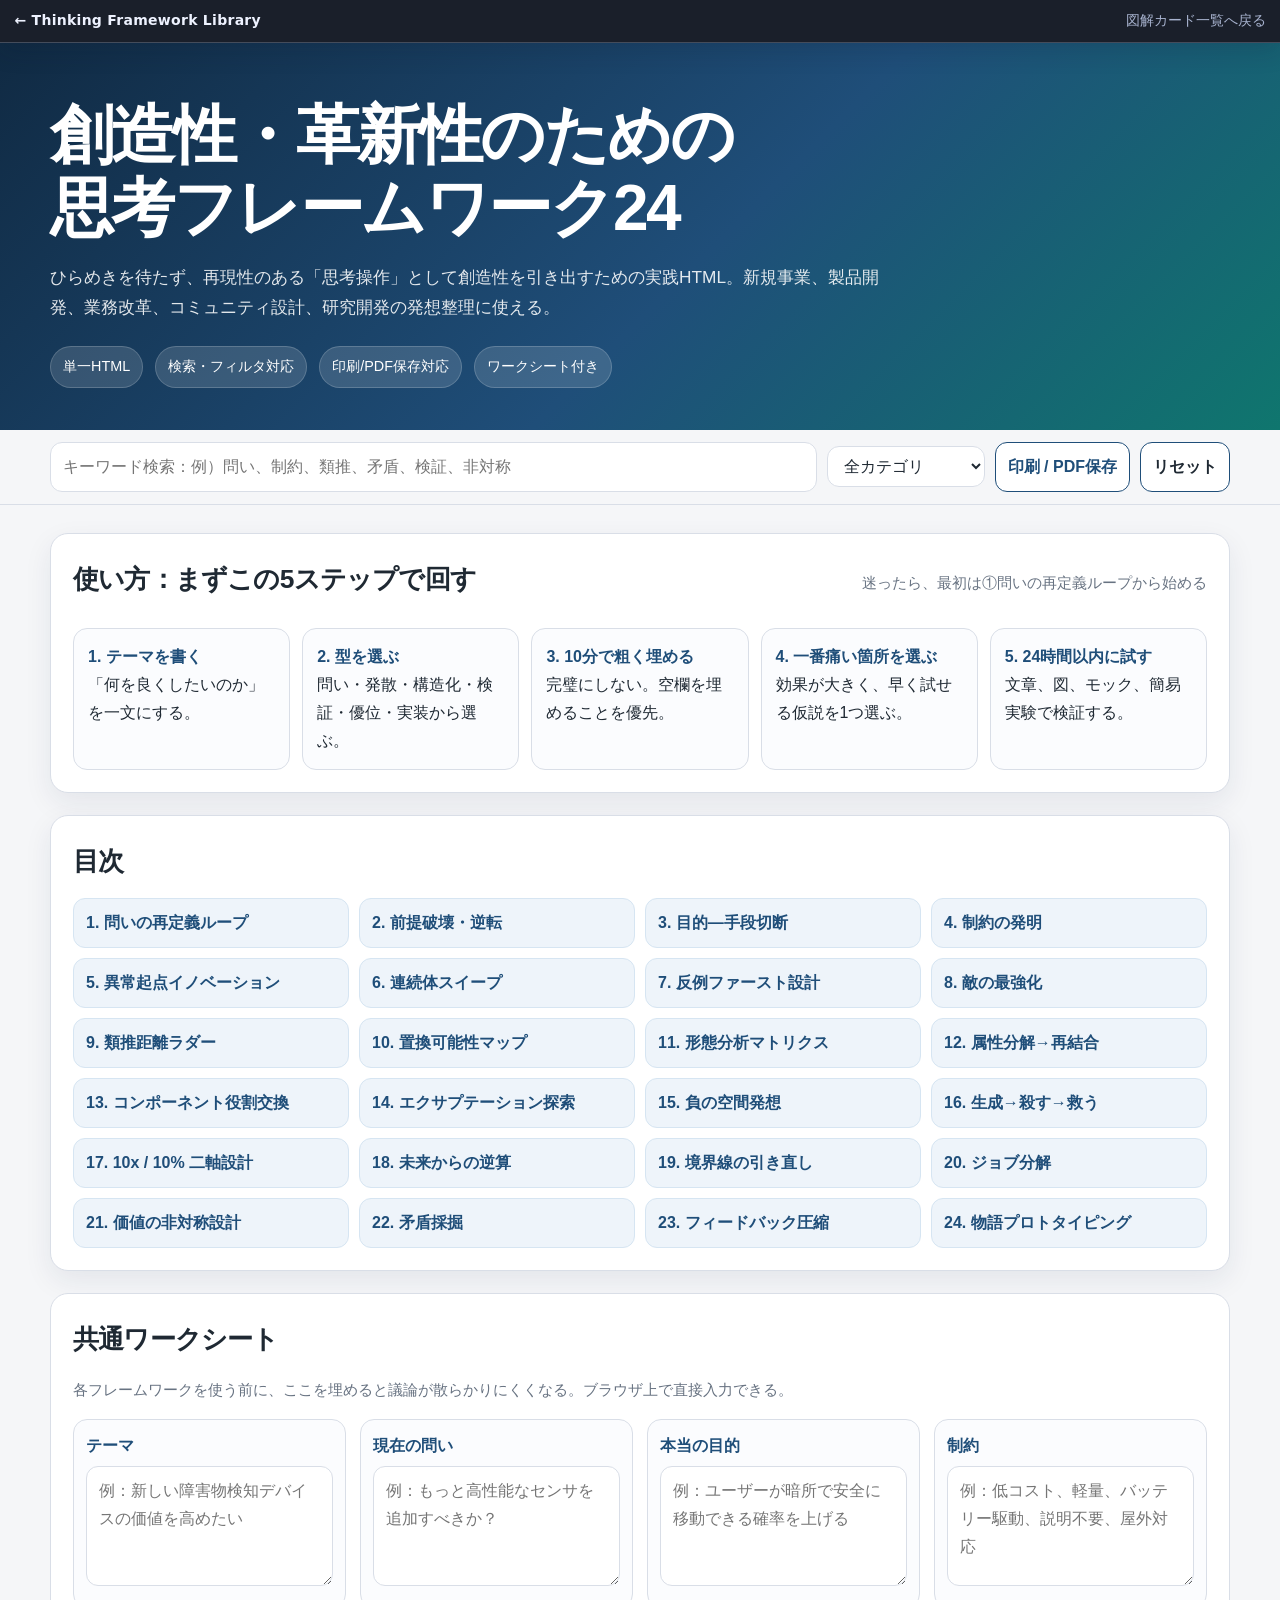
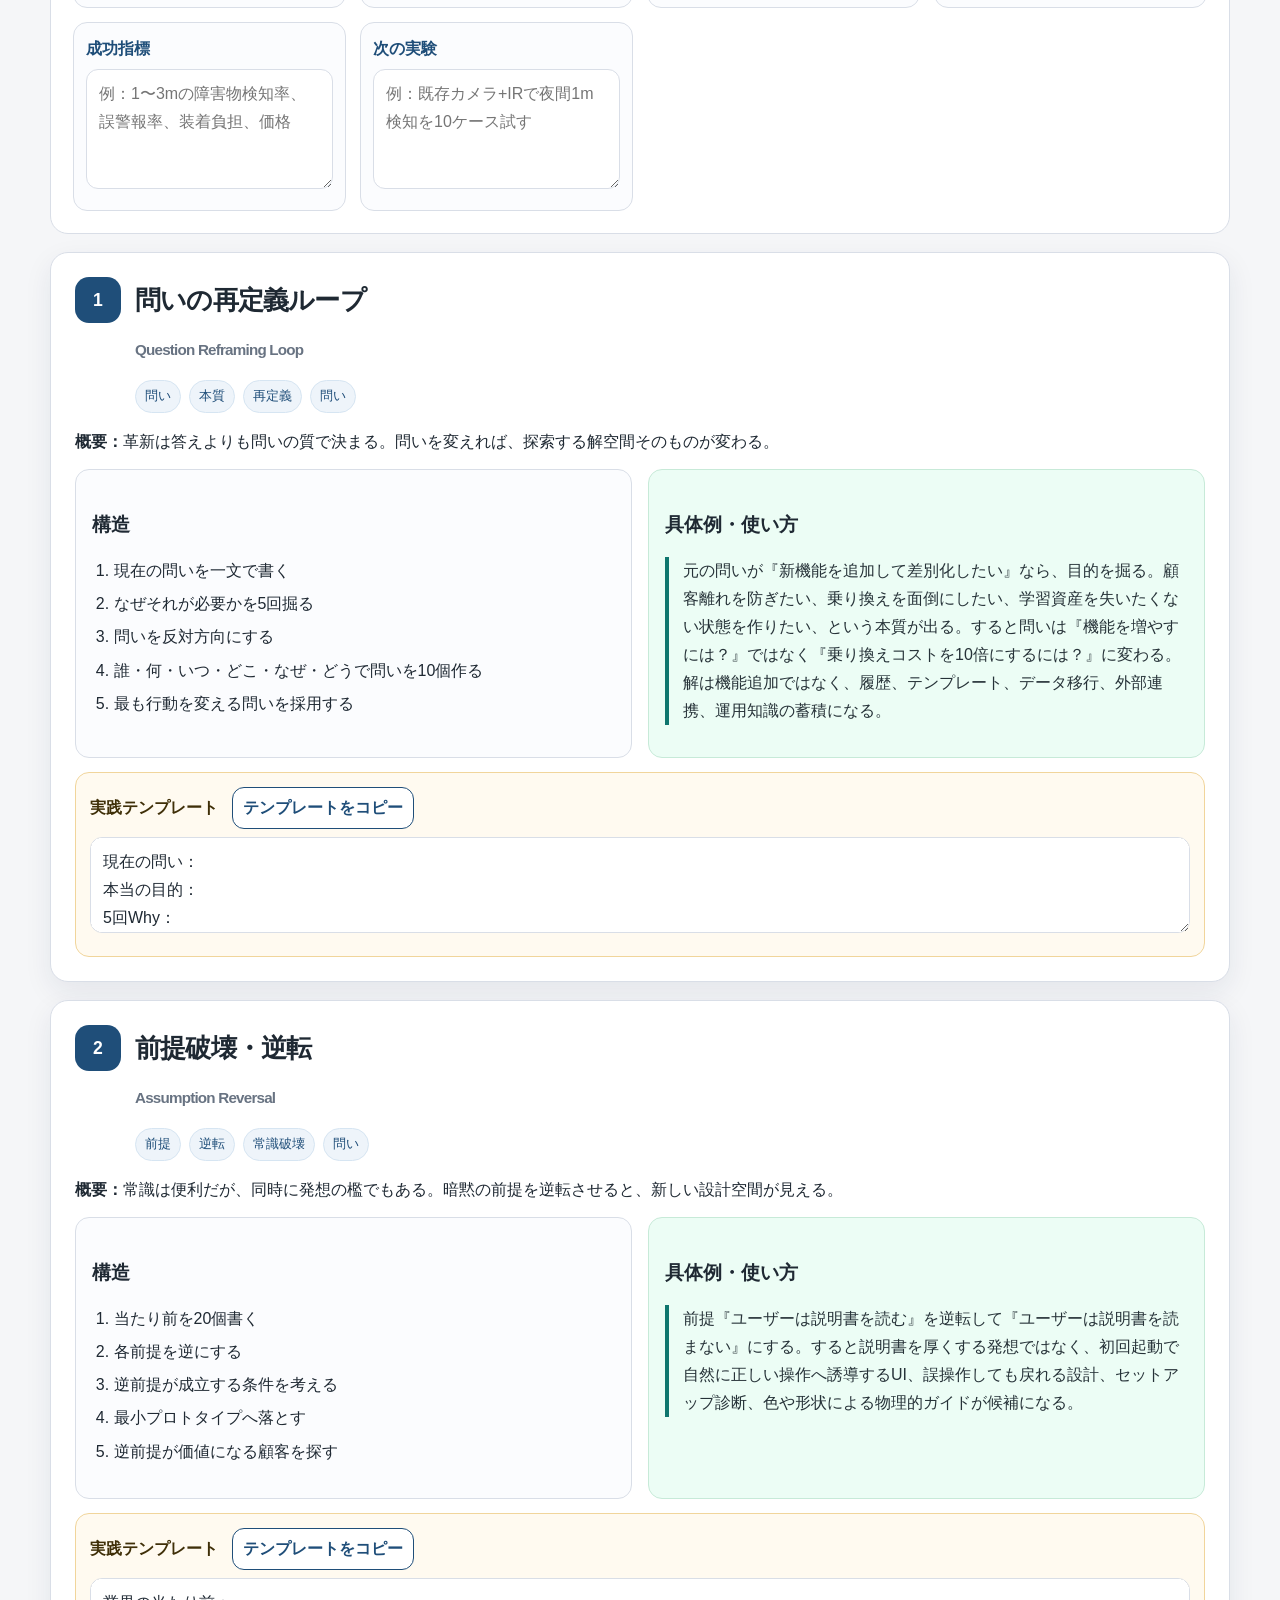
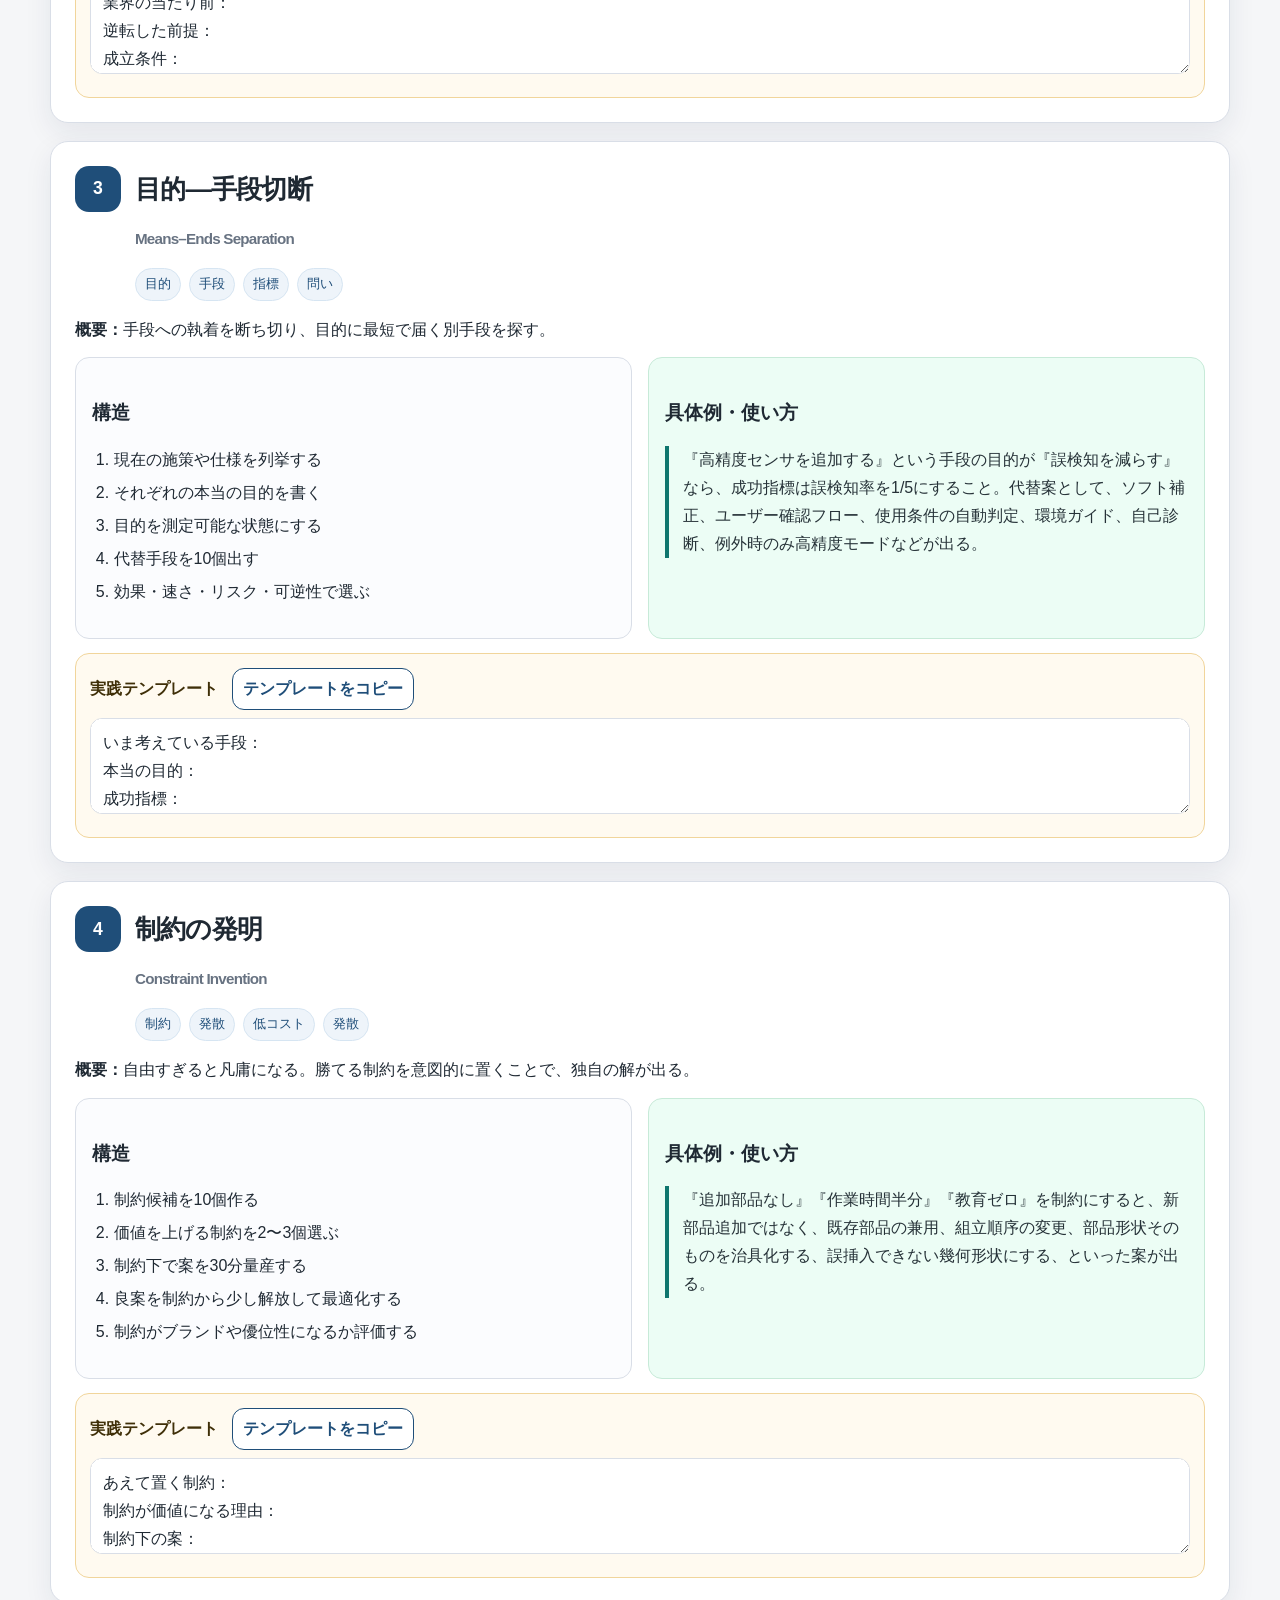
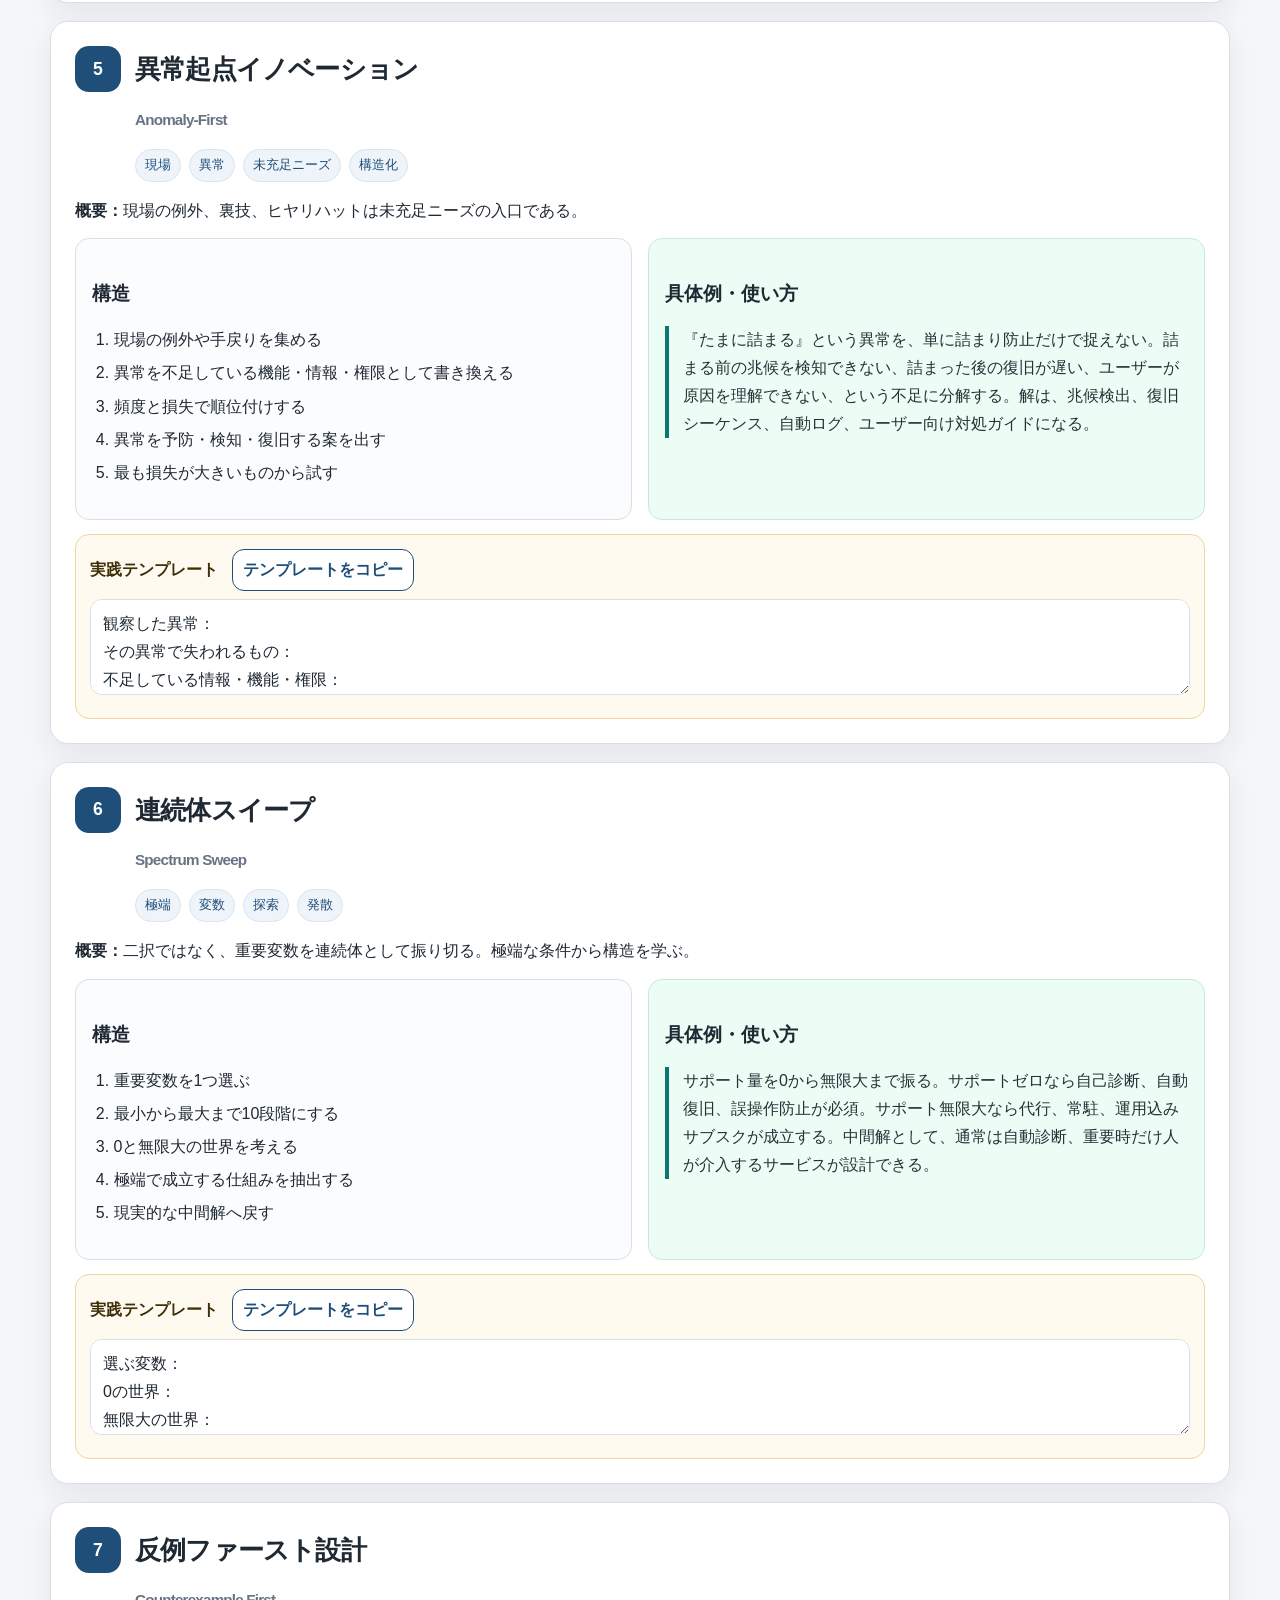
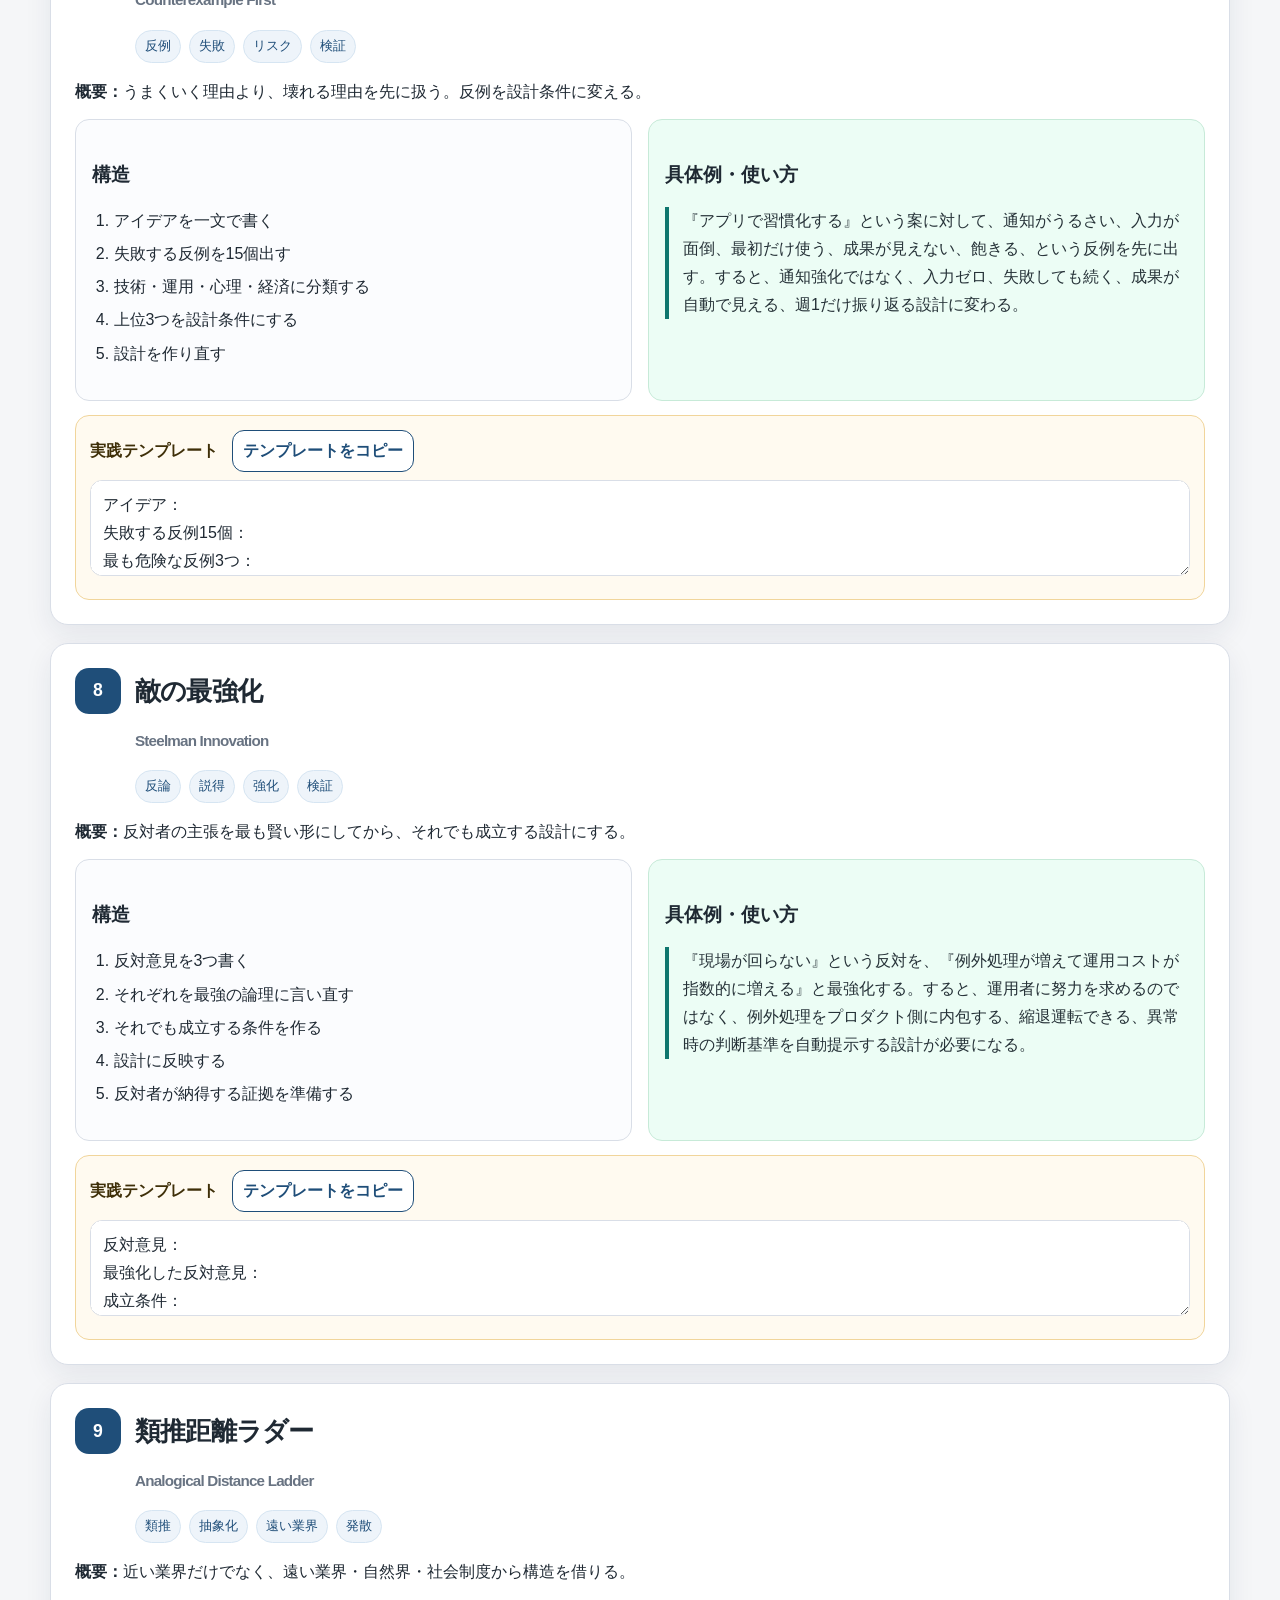
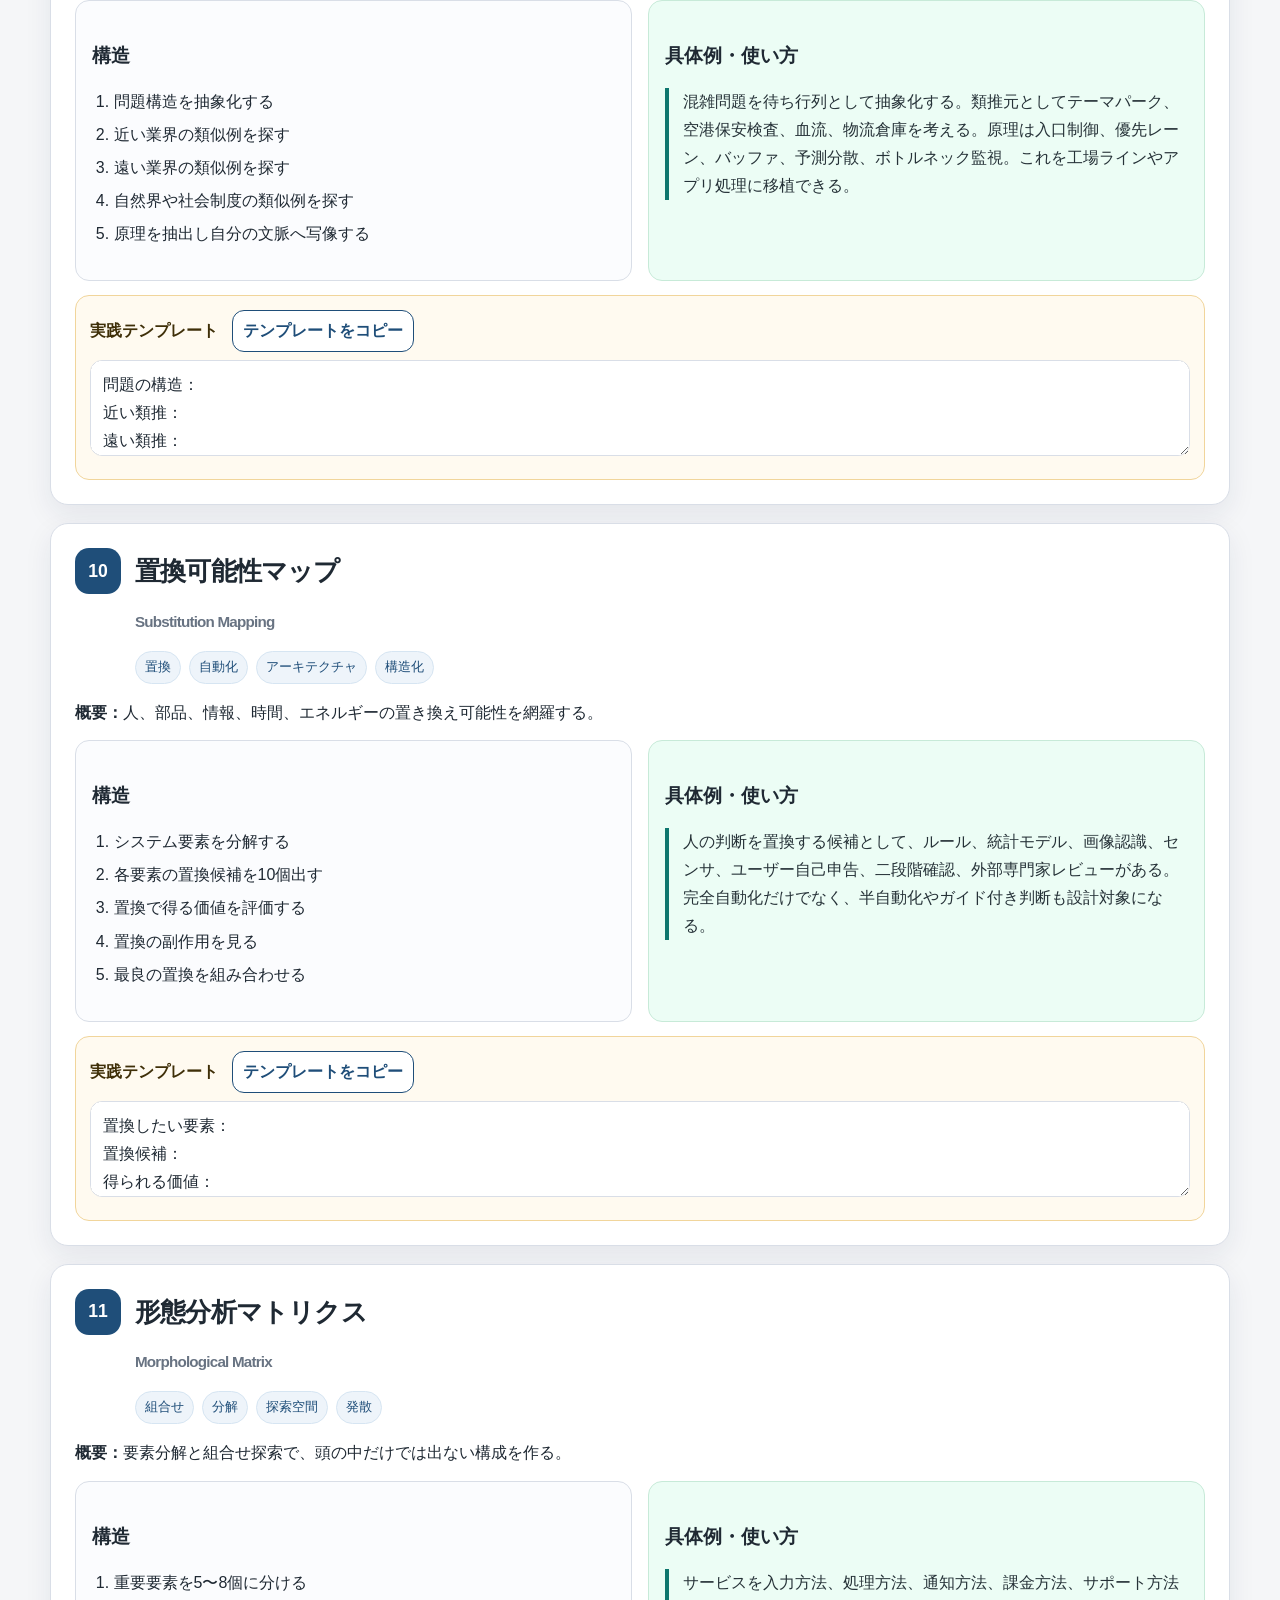
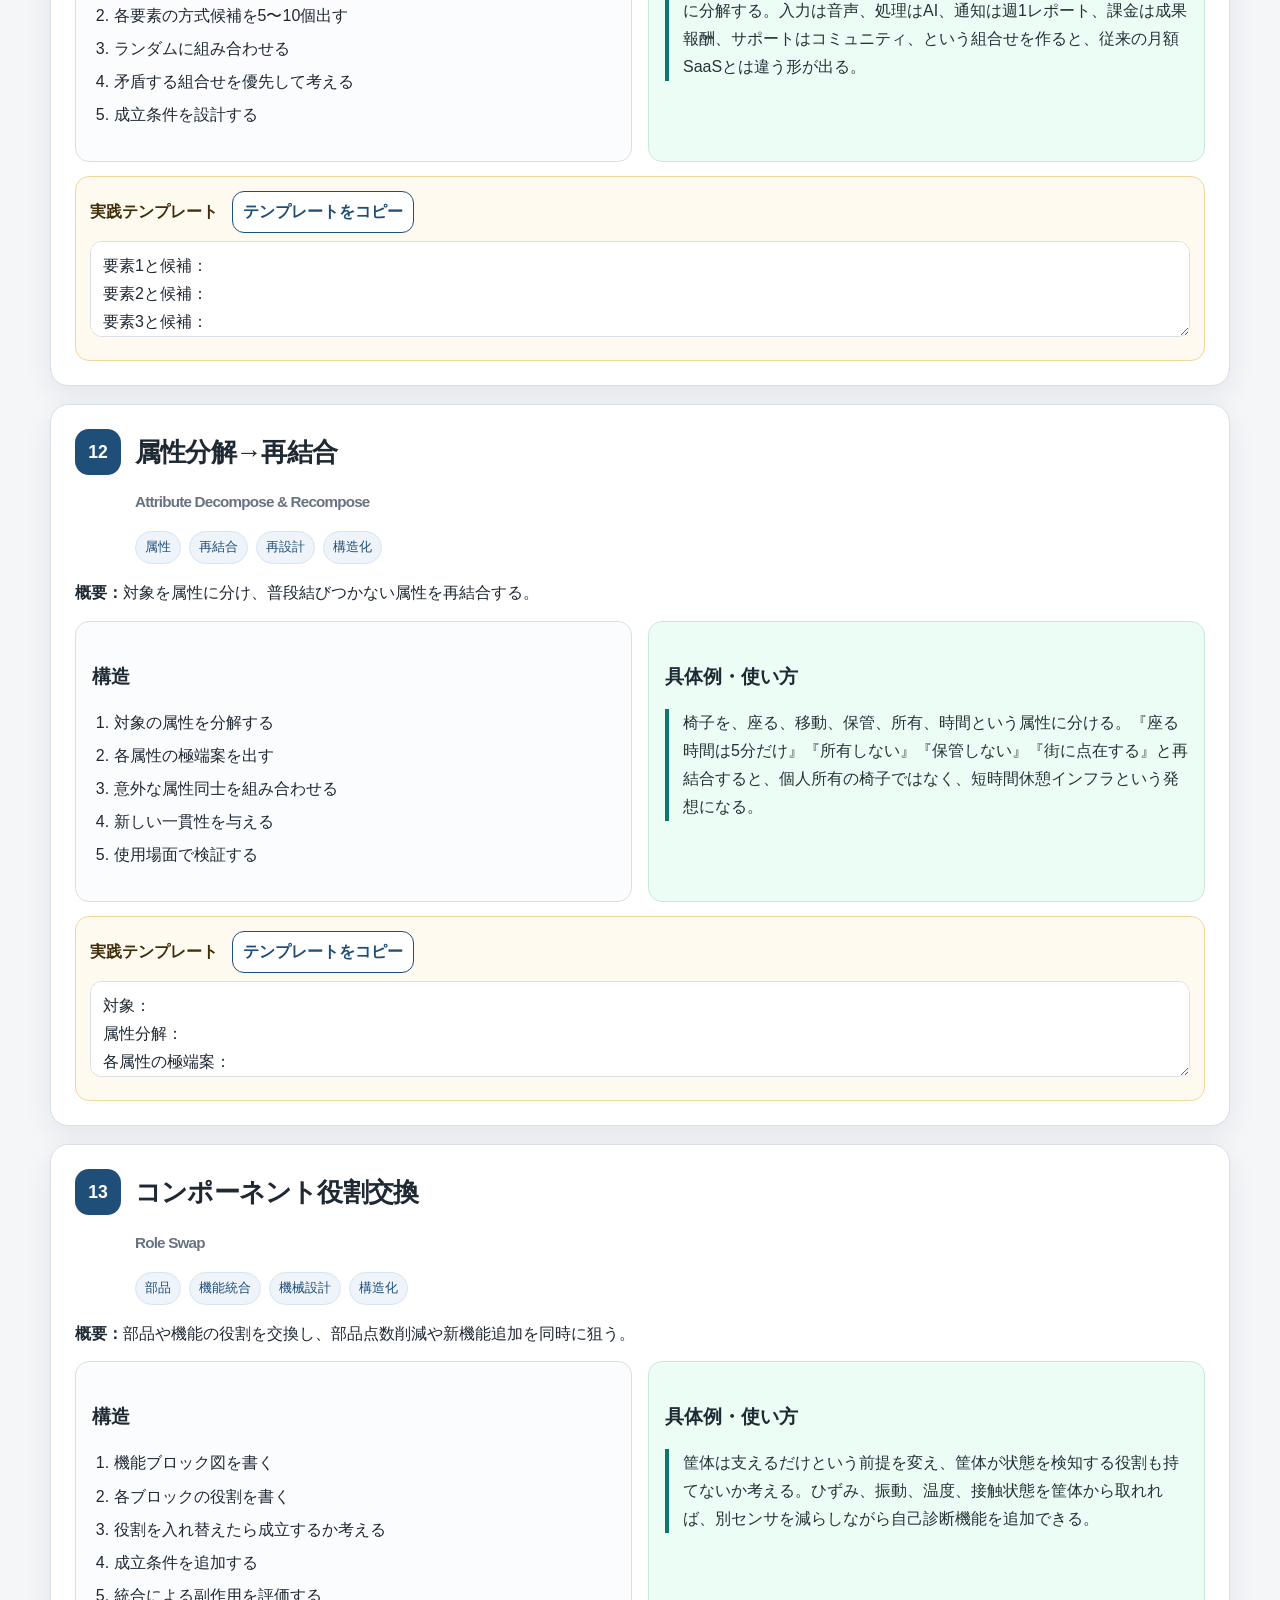
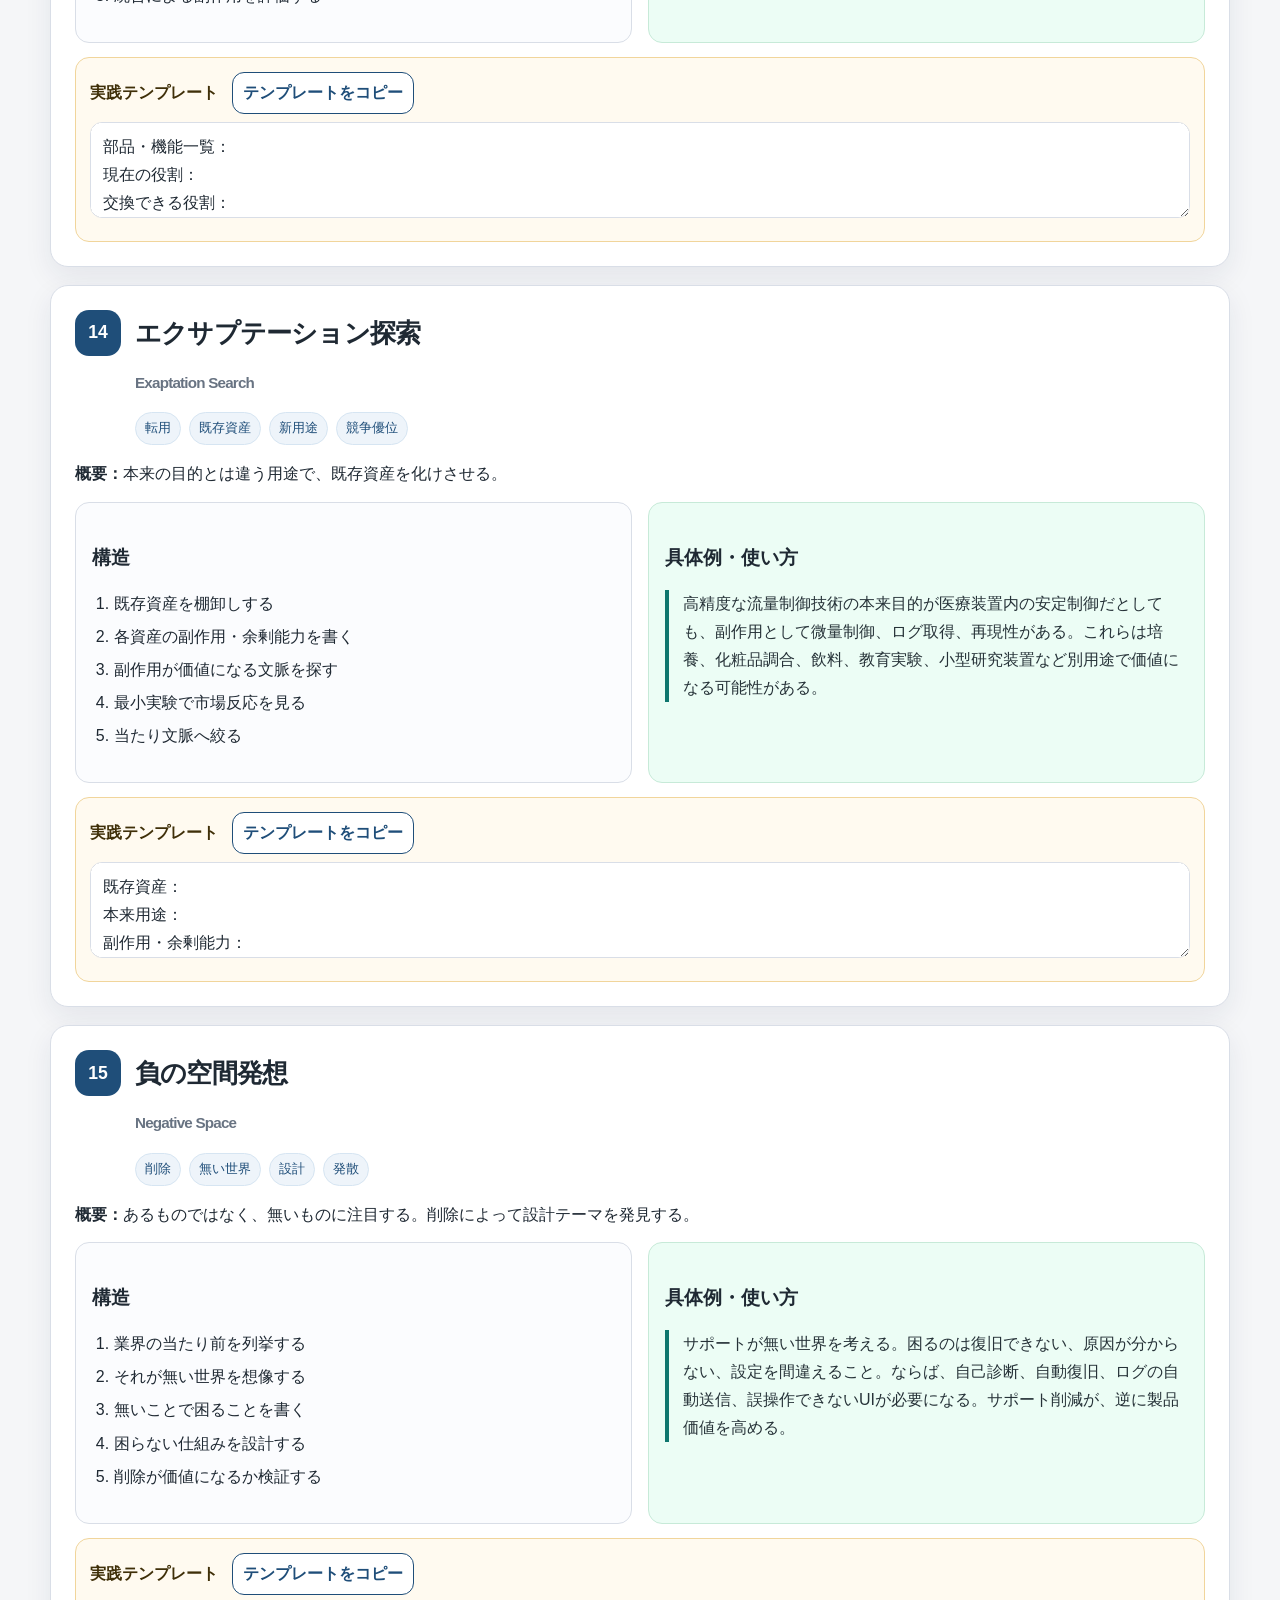
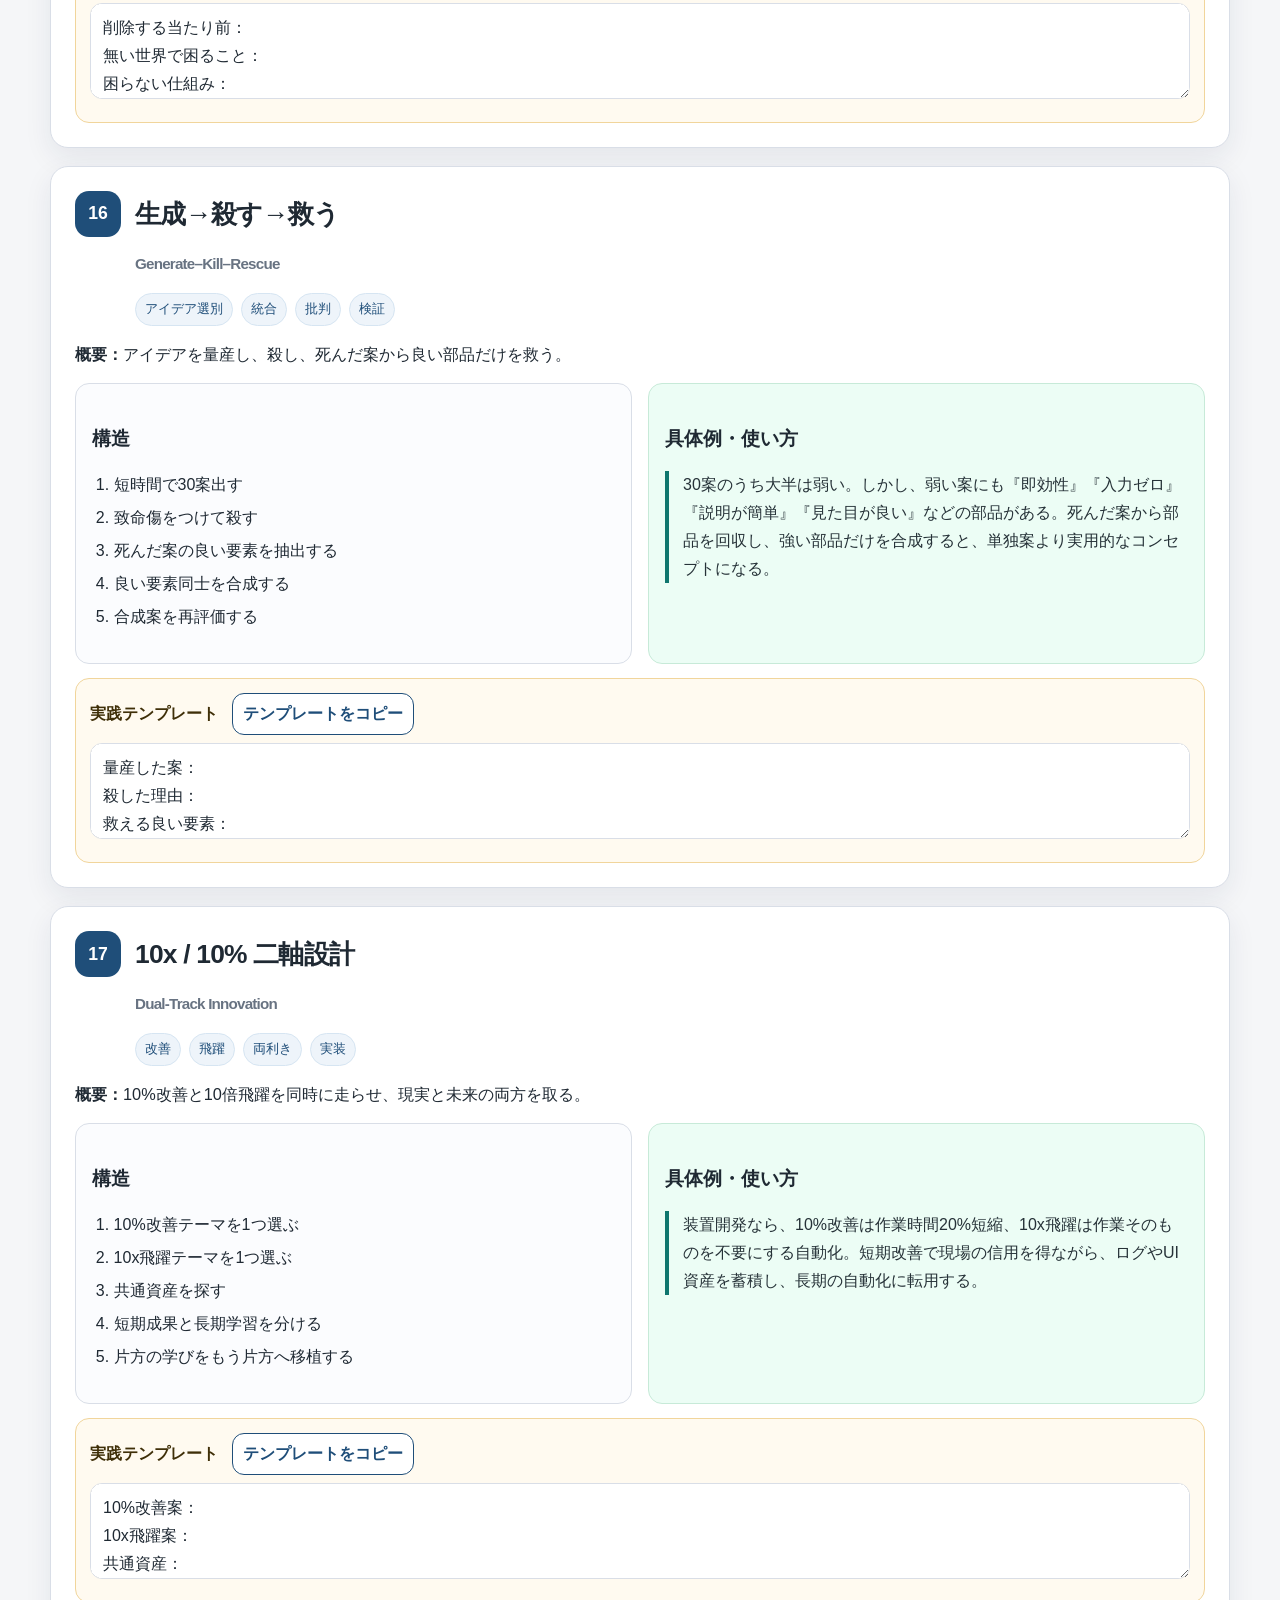
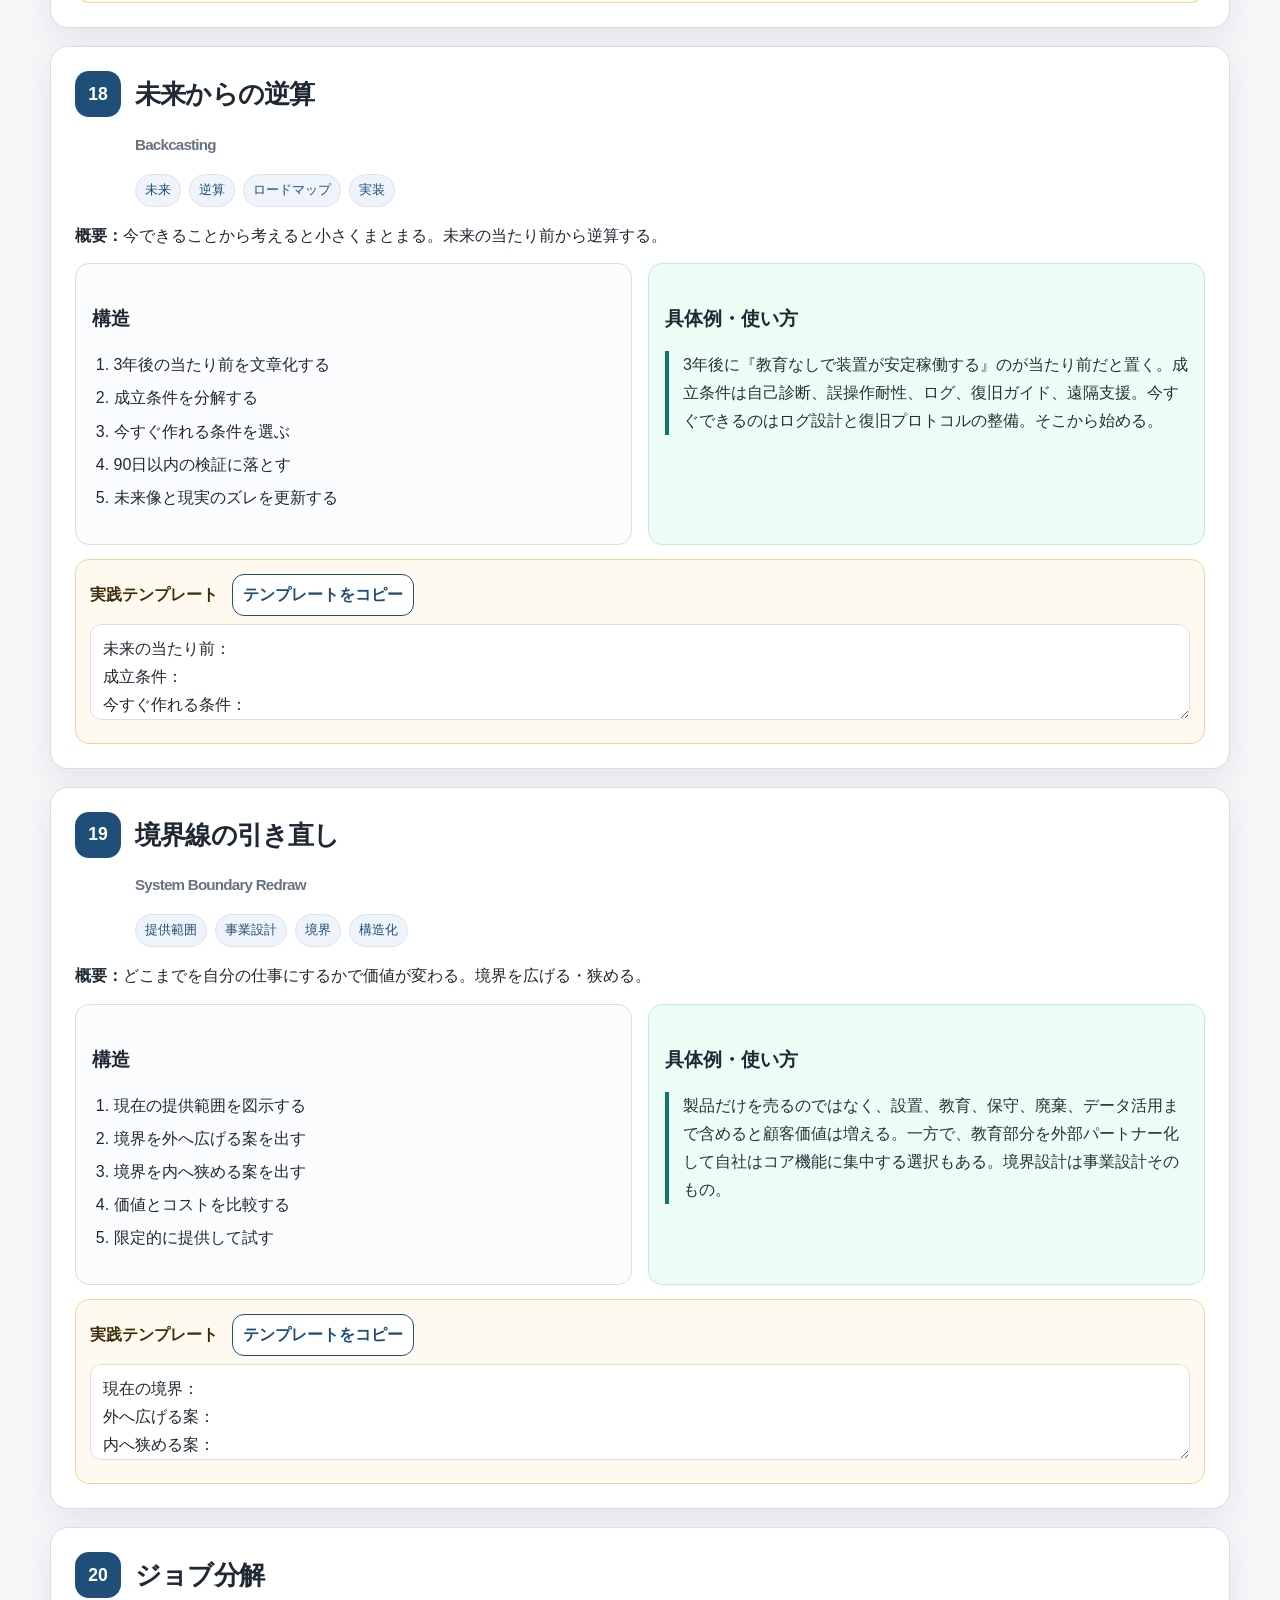
<file: preview (5).html>
<!DOCTYPE html>
<html lang="ja">
<head>
  <meta charset="UTF-8" />
  <meta name="viewport" content="width=device-width, initial-scale=1.0" />
  <title>創造性・革新性のための思考フレームワーク24</title>
  <style>
    :root {
      --bg: #f5f6f8;
      --paper: #ffffff;
      --ink: #1f2933;
      --muted: #687382;
      --line: #d9dee7;
      --accent: #1f4e79;
      --accent2: #0f766e;
      --soft: #eef4fa;
      --soft2: #ecfdf5;
      --warn: #8a5a00;
      --shadow: 0 10px 28px rgba(24, 39, 75, 0.08);
      --radius: 18px;
    }
    * { box-sizing: border-box; }
    body {
      margin: 0;
      background: var(--bg);
      color: var(--ink);
      font-family: -apple-system, BlinkMacSystemFont, "Segoe UI", "Noto Sans JP", "Hiragino Kaku Gothic ProN", Meiryo, sans-serif;
      line-height: 1.75;
    }
    header.hero {
      background: linear-gradient(135deg, #102a43, #1f4e79 55%, #0f766e);
      color: #fff;
      padding: 56px 24px 42px;
    }
    .wrap { max-width: 1180px; margin: 0 auto; }
    h1 { font-size: clamp(2rem, 5vw, 4rem); line-height: 1.15; margin: 0 0 16px; letter-spacing: -0.04em; }
    .subtitle { font-size: 1.08rem; color: rgba(255,255,255,0.88); max-width: 850px; margin: 0; }
    .meta-row { display: flex; gap: 12px; flex-wrap: wrap; margin-top: 24px; }
    .pill {
      display: inline-flex; align-items: center; gap: 6px;
      padding: 7px 12px; border-radius: 999px; font-size: 0.9rem;
      background: rgba(255,255,255,0.14); color: #fff; border: 1px solid rgba(255,255,255,0.18);
    }
    main { padding: 28px 24px 64px; }
    .panel {
      background: var(--paper); border: 1px solid var(--line); border-radius: var(--radius);
      padding: 22px; box-shadow: var(--shadow); margin: 0 auto 22px; max-width: 1180px;
    }
    .toc-grid { display: grid; grid-template-columns: repeat(auto-fit, minmax(230px, 1fr)); gap: 10px; margin-top: 14px; }
    .toc-grid a { text-decoration: none; color: var(--accent); background: var(--soft); border: 1px solid #d6e5f2; padding: 10px 12px; border-radius: 12px; font-weight: 650; }
    .controls { position: sticky; top: 0; z-index: 10; background: rgba(245,246,248,0.94); backdrop-filter: blur(8px); padding: 12px 24px; border-bottom: 1px solid var(--line); }
    .control-inner { max-width: 1180px; margin: 0 auto; display: grid; grid-template-columns: 1fr auto auto auto; gap: 10px; align-items: center; }
    input, select, button, textarea {
      font: inherit; border: 1px solid var(--line); border-radius: 12px; padding: 10px 12px; background: #fff; color: var(--ink);
    }
    input:focus, select:focus, textarea:focus { outline: 3px solid rgba(31,78,121,0.16); border-color: var(--accent); }
    button { cursor: pointer; font-weight: 700; background: var(--accent); color: #fff; border-color: var(--accent); }
    button.secondary { background: #fff; color: var(--accent); }
    button.ghost { background: #fff; color: var(--ink); }
    h2 { font-size: 1.65rem; margin: 0 0 10px; letter-spacing: -0.03em; }
    h3 { font-size: 1.18rem; margin: 22px 0 8px; }
    .section-title { display: flex; align-items: baseline; justify-content: space-between; gap: 12px; margin-bottom: 16px; }
    .note { color: var(--muted); font-size: 0.95rem; }
    .flow { display: grid; grid-template-columns: repeat(auto-fit, minmax(170px, 1fr)); gap: 12px; }
    .flow .step { background: #fbfcfe; border: 1px solid var(--line); border-radius: 14px; padding: 14px; }
    .step strong { color: var(--accent); }
    .framework {
      background: var(--paper); border: 1px solid var(--line); border-radius: var(--radius);
      padding: 24px; margin: 18px auto; max-width: 1180px; box-shadow: var(--shadow);
    }
    .framework-head { display: grid; grid-template-columns: auto 1fr; gap: 14px; align-items: start; }
    .num { width: 46px; height: 46px; display: grid; place-items: center; background: var(--accent); color: #fff; border-radius: 14px; font-weight: 800; font-size: 1.1rem; }
    .tags { display: flex; gap: 8px; flex-wrap: wrap; margin: 10px 0 0; }
    .tag { font-size: 0.82rem; border-radius: 999px; padding: 4px 9px; background: var(--soft); color: var(--accent); border: 1px solid #d6e5f2; }
    .summary { font-size: 1.02rem; margin: 14px 0; }
    .grid-2 { display: grid; grid-template-columns: minmax(0, 1fr) minmax(0, 1fr); gap: 16px; }
    .box { background: #fbfcfe; border: 1px solid var(--line); border-radius: 14px; padding: 16px; }
    .box.green { background: var(--soft2); border-color: #c7ead8; }
    ol, ul { padding-left: 1.35em; }
    li { margin: 0.32em 0; }
    .template { margin-top: 14px; background: #fffaf0; border: 1px solid #f1d59b; color: #3f2f08; border-radius: 14px; padding: 14px; }
    .template textarea { width: 100%; min-height: 96px; margin-top: 8px; resize: vertical; }
    .example { border-left: 4px solid var(--accent2); padding-left: 14px; color: #263238; }
    .mini-table { width: 100%; border-collapse: collapse; margin: 12px 0; font-size: 0.94rem; }
    .mini-table th, .mini-table td { border: 1px solid var(--line); padding: 8px 10px; vertical-align: top; }
    .mini-table th { background: var(--soft); text-align: left; color: var(--accent); }
    .worksheet { background: #fff; border: 1px solid var(--line); border-radius: var(--radius); padding: 22px; margin: 18px auto; max-width: 1180px; }
    .worksheet-grid { display: grid; grid-template-columns: repeat(auto-fit, minmax(260px, 1fr)); gap: 14px; }
    .field { background: #fbfcfe; border: 1px solid var(--line); border-radius: 14px; padding: 12px; }
    .field label { display: block; font-weight: 800; color: var(--accent); margin-bottom: 6px; }
    .field textarea { width: 100%; min-height: 120px; }
    .footer { max-width: 1180px; margin: 32px auto 0; color: var(--muted); font-size: 0.92rem; }
    .hidden { display: none !important; }
    .copy-ok { color: var(--accent2); font-weight: 700; margin-left: 8px; font-size: 0.9rem; }
    @media (max-width: 800px) {
      .control-inner { grid-template-columns: 1fr; }
      .grid-2 { grid-template-columns: 1fr; }
      .framework-head { grid-template-columns: 1fr; }
      .num { width: 42px; height: 42px; }
    }
    @media print {
      body { background: #fff; }
      .controls, button, .template textarea { display: none !important; }
      header.hero { background: #fff; color: #000; border-bottom: 2px solid #000; }
      .subtitle, .pill { color: #000; border-color: #000; background: #fff; }
      .panel, .framework, .worksheet { box-shadow: none; break-inside: avoid; border-color: #999; }
      main { padding: 0; }
      a { color: #000; text-decoration: none; }
    }
  </style>

<!-- Thinking Framework Library portal link styles -->
<style>
.tfl-portal-link{position:sticky;top:0;z-index:9999;display:flex;align-items:center;justify-content:space-between;gap:.75rem;padding:.65rem .9rem;margin:0;background:rgba(12,17,29,.94);color:#eef2ff;border-bottom:1px solid rgba(148,163,184,.35);font-family:system-ui,-apple-system,BlinkMacSystemFont,"Segoe UI",sans-serif;font-size:14px;line-height:1.5;text-decoration:none;box-shadow:0 8px 24px rgba(15,23,42,.16)}
.tfl-portal-link strong{font-weight:800;letter-spacing:.02em}
.tfl-portal-link span{color:#a8b3cf}
.tfl-portal-link:focus-visible{outline:3px solid #60a5fa;outline-offset:-3px}
@media (max-width:640px){.tfl-portal-link{align-items:flex-start;flex-direction:column;font-size:13px}}
@media print{.tfl-portal-link{display:none}}
</style>
<!-- /Thinking Framework Library portal link styles -->
</head>
<body>
<a class="tfl-portal-link" href="index.html" aria-label="Thinking Framework Library ポータルへ戻る"><strong>← Thinking Framework Library</strong><span>図解カード一覧へ戻る</span></a>

  <header class="hero">
    <div class="wrap">
      <h1>創造性・革新性のための<br>思考フレームワーク24</h1>
      <p class="subtitle">ひらめきを待たず、再現性のある「思考操作」として創造性を引き出すための実践HTML。新規事業、製品開発、業務改革、コミュニティ設計、研究開発の発想整理に使える。</p>
      <div class="meta-row">
        <span class="pill">単一HTML</span>
        <span class="pill">検索・フィルタ対応</span>
        <span class="pill">印刷/PDF保存対応</span>
        <span class="pill">ワークシート付き</span>
      </div>
    </div>
  </header>

  <div class="controls">
    <div class="control-inner">
      <input id="search" type="search" placeholder="キーワード検索：例）問い、制約、類推、矛盾、検証、非対称" />
      <select id="category">
        <option value="all">全カテゴリ</option>
        <option value="問い">問いを変える</option>
        <option value="発散">発散する</option>
        <option value="構造化">構造化する</option>
        <option value="検証">検証する</option>
        <option value="競争優位">競争優位を作る</option>
        <option value="実装">実装を速くする</option>
      </select>
      <button class="secondary" onclick="window.print()">印刷 / PDF保存</button>
      <button class="ghost" onclick="clearFilters()">リセット</button>
    </div>
  </div>

  <main>
    <section class="panel">
      <div class="section-title">
        <h2>使い方：まずこの5ステップで回す</h2>
        <span class="note">迷ったら、最初は①問いの再定義ループから始める</span>
      </div>
      <div class="flow">
        <div class="step"><strong>1. テーマを書く</strong><br>「何を良くしたいのか」を一文にする。</div>
        <div class="step"><strong>2. 型を選ぶ</strong><br>問い・発散・構造化・検証・優位・実装から選ぶ。</div>
        <div class="step"><strong>3. 10分で粗く埋める</strong><br>完璧にしない。空欄を埋めることを優先。</div>
        <div class="step"><strong>4. 一番痛い箇所を選ぶ</strong><br>効果が大きく、早く試せる仮説を1つ選ぶ。</div>
        <div class="step"><strong>5. 24時間以内に試す</strong><br>文章、図、モック、簡易実験で検証する。</div>
      </div>
    </section>

    <section class="panel">
      <h2>目次</h2>
      <div class="toc-grid" id="toc"></div>
    </section>

    <section class="worksheet" id="quick-worksheet">
      <h2>共通ワークシート</h2>
      <p class="note">各フレームワークを使う前に、ここを埋めると議論が散らかりにくくなる。ブラウザ上で直接入力できる。</p>
      <div class="worksheet-grid">
        <div class="field"><label>テーマ</label><textarea placeholder="例：新しい障害物検知デバイスの価値を高めたい"></textarea></div>
        <div class="field"><label>現在の問い</label><textarea placeholder="例：もっと高性能なセンサを追加すべきか？"></textarea></div>
        <div class="field"><label>本当の目的</label><textarea placeholder="例：ユーザーが暗所で安全に移動できる確率を上げる"></textarea></div>
        <div class="field"><label>制約</label><textarea placeholder="例：低コスト、軽量、バッテリー駆動、説明不要、屋外対応"></textarea></div>
        <div class="field"><label>成功指標</label><textarea placeholder="例：1〜3mの障害物検知率、誤警報率、装着負担、価格"></textarea></div>
        <div class="field"><label>次の実験</label><textarea placeholder="例：既存カメラ+IRで夜間1m検知を10ケース試す"></textarea></div>
      </div>
    </section>

    <div id="frameworks"></div>

    <section class="panel">
      <h2>実戦での選び方</h2>
      <table class="mini-table">
        <tr><th>状況</th><th>使うフレームワーク</th><th>狙い</th></tr>
        <tr><td>アイデアが浅い</td><td>1, 2, 4, 9, 11</td><td>問い・前提・類推で探索空間を広げる</td></tr>
        <tr><td>議論が機能追加に偏る</td><td>3, 19, 20</td><td>目的、境界、顧客ジョブに戻す</td></tr>
        <tr><td>反論が多く進まない</td><td>7, 8, 16</td><td>失敗条件を先に取り込み、案を強くする</td></tr>
        <tr><td>競合に真似されそう</td><td>14, 21, 22</td><td>資産転用、非対称性、矛盾解決で模倣困難にする</td></tr>
        <tr><td>開発・検証が遅い</td><td>23, 24</td><td>フィードバックを速くし、体験の穴を先に見つける</td></tr>
      </table>
    </section>

    <div class="footer">
      <p>このHTMLは外部通信を行わない単一ファイルです。必要に応じてブラウザの「印刷」からPDF化できます。</p>
    </div>
  </main>

  <script>
    const frameworks = [
      {
        n: 1, name: "問いの再定義ループ", en: "Question Reframing Loop", cat: "問い", tags: ["問い", "本質", "再定義"],
        summary: "革新は答えよりも問いの質で決まる。問いを変えれば、探索する解空間そのものが変わる。",
        structure: ["現在の問いを一文で書く", "なぜそれが必要かを5回掘る", "問いを反対方向にする", "誰・何・いつ・どこ・なぜ・どうで問いを10個作る", "最も行動を変える問いを採用する"],
        example: "元の問いが『新機能を追加して差別化したい』なら、目的を掘る。顧客離れを防ぎたい、乗り換えを面倒にしたい、学習資産を失いたくない状態を作りたい、という本質が出る。すると問いは『機能を増やすには？』ではなく『乗り換えコストを10倍にするには？』に変わる。解は機能追加ではなく、履歴、テンプレート、データ移行、外部連携、運用知識の蓄積になる。",
        template: "現在の問い：\n本当の目的：\n5回Why：\n逆の問い：\n新しい問い候補10個：\n採用する問い："
      },
      {
        n: 2, name: "前提破壊・逆転", en: "Assumption Reversal", cat: "問い", tags: ["前提", "逆転", "常識破壊"],
        summary: "常識は便利だが、同時に発想の檻でもある。暗黙の前提を逆転させると、新しい設計空間が見える。",
        structure: ["当たり前を20個書く", "各前提を逆にする", "逆前提が成立する条件を考える", "最小プロトタイプへ落とす", "逆前提が価値になる顧客を探す"],
        example: "前提『ユーザーは説明書を読む』を逆転して『ユーザーは説明書を読まない』にする。すると説明書を厚くする発想ではなく、初回起動で自然に正しい操作へ誘導するUI、誤操作しても戻れる設計、セットアップ診断、色や形状による物理的ガイドが候補になる。",
        template: "業界の当たり前：\n逆転した前提：\n成立条件：\nその条件を満たす仕組み：\n最初の実験："
      },
      {
        n: 3, name: "目的―手段切断", en: "Means–Ends Separation", cat: "問い", tags: ["目的", "手段", "指標"],
        summary: "手段への執着を断ち切り、目的に最短で届く別手段を探す。",
        structure: ["現在の施策や仕様を列挙する", "それぞれの本当の目的を書く", "目的を測定可能な状態にする", "代替手段を10個出す", "効果・速さ・リスク・可逆性で選ぶ"],
        example: "『高精度センサを追加する』という手段の目的が『誤検知を減らす』なら、成功指標は誤検知率を1/5にすること。代替案として、ソフト補正、ユーザー確認フロー、使用条件の自動判定、環境ガイド、自己診断、例外時のみ高精度モードなどが出る。",
        template: "いま考えている手段：\n本当の目的：\n成功指標：\n代替手段10個：\n最有力案と理由："
      },
      {
        n: 4, name: "制約の発明", en: "Constraint Invention", cat: "発散", tags: ["制約", "発散", "低コスト"],
        summary: "自由すぎると凡庸になる。勝てる制約を意図的に置くことで、独自の解が出る。",
        structure: ["制約候補を10個作る", "価値を上げる制約を2〜3個選ぶ", "制約下で案を30分量産する", "良案を制約から少し解放して最適化する", "制約がブランドや優位性になるか評価する"],
        example: "『追加部品なし』『作業時間半分』『教育ゼロ』を制約にすると、新部品追加ではなく、既存部品の兼用、組立順序の変更、部品形状そのものを治具化する、誤挿入できない幾何形状にする、といった案が出る。",
        template: "あえて置く制約：\n制約が価値になる理由：\n制約下の案：\n制約を少し緩めた改善案：\n実験方法："
      },
      {
        n: 5, name: "異常起点イノベーション", en: "Anomaly-First", cat: "構造化", tags: ["現場", "異常", "未充足ニーズ"],
        summary: "現場の例外、裏技、ヒヤリハットは未充足ニーズの入口である。",
        structure: ["現場の例外や手戻りを集める", "異常を不足している機能・情報・権限として書き換える", "頻度と損失で順位付けする", "異常を予防・検知・復旧する案を出す", "最も損失が大きいものから試す"],
        example: "『たまに詰まる』という異常を、単に詰まり防止だけで捉えない。詰まる前の兆候を検知できない、詰まった後の復旧が遅い、ユーザーが原因を理解できない、という不足に分解する。解は、兆候検出、復旧シーケンス、自動ログ、ユーザー向け対処ガイドになる。",
        template: "観察した異常：\nその異常で失われるもの：\n不足している情報・機能・権限：\n予防案：\n検知案：\n復旧案："
      },
      {
        n: 6, name: "連続体スイープ", en: "Spectrum Sweep", cat: "発散", tags: ["極端", "変数", "探索"],
        summary: "二択ではなく、重要変数を連続体として振り切る。極端な条件から構造を学ぶ。",
        structure: ["重要変数を1つ選ぶ", "最小から最大まで10段階にする", "0と無限大の世界を考える", "極端で成立する仕組みを抽出する", "現実的な中間解へ戻す"],
        example: "サポート量を0から無限大まで振る。サポートゼロなら自己診断、自動復旧、誤操作防止が必須。サポート無限大なら代行、常駐、運用込みサブスクが成立する。中間解として、通常は自動診断、重要時だけ人が介入するサービスが設計できる。",
        template: "選ぶ変数：\n0の世界：\n無限大の世界：\n極端から学べる原理：\n現実的な中間案："
      },
      {
        n: 7, name: "反例ファースト設計", en: "Counterexample First", cat: "検証", tags: ["反例", "失敗", "リスク"],
        summary: "うまくいく理由より、壊れる理由を先に扱う。反例を設計条件に変える。",
        structure: ["アイデアを一文で書く", "失敗する反例を15個出す", "技術・運用・心理・経済に分類する", "上位3つを設計条件にする", "設計を作り直す"],
        example: "『アプリで習慣化する』という案に対して、通知がうるさい、入力が面倒、最初だけ使う、成果が見えない、飽きる、という反例を先に出す。すると、通知強化ではなく、入力ゼロ、失敗しても続く、成果が自動で見える、週1だけ振り返る設計に変わる。",
        template: "アイデア：\n失敗する反例15個：\n最も危険な反例3つ：\n設計条件への変換：\n修正版アイデア："
      },
      {
        n: 8, name: "敵の最強化", en: "Steelman Innovation", cat: "検証", tags: ["反論", "説得", "強化"],
        summary: "反対者の主張を最も賢い形にしてから、それでも成立する設計にする。",
        structure: ["反対意見を3つ書く", "それぞれを最強の論理に言い直す", "それでも成立する条件を作る", "設計に反映する", "反対者が納得する証拠を準備する"],
        example: "『現場が回らない』という反対を、『例外処理が増えて運用コストが指数的に増える』と最強化する。すると、運用者に努力を求めるのではなく、例外処理をプロダクト側に内包する、縮退運転できる、異常時の判断基準を自動提示する設計が必要になる。",
        template: "反対意見：\n最強化した反対意見：\n成立条件：\n設計への反映：\n納得させる証拠："
      },
      {
        n: 9, name: "類推距離ラダー", en: "Analogical Distance Ladder", cat: "発散", tags: ["類推", "抽象化", "遠い業界"],
        summary: "近い業界だけでなく、遠い業界・自然界・社会制度から構造を借りる。",
        structure: ["問題構造を抽象化する", "近い業界の類似例を探す", "遠い業界の類似例を探す", "自然界や社会制度の類似例を探す", "原理を抽出し自分の文脈へ写像する"],
        example: "混雑問題を待ち行列として抽象化する。類推元としてテーマパーク、空港保安検査、血流、物流倉庫を考える。原理は入口制御、優先レーン、バッファ、予測分散、ボトルネック監視。これを工場ラインやアプリ処理に移植できる。",
        template: "問題の構造：\n近い類推：\n遠い類推：\n自然界・制度の類推：\n抽出した原理：\n移植案："
      },
      {
        n: 10, name: "置換可能性マップ", en: "Substitution Mapping", cat: "構造化", tags: ["置換", "自動化", "アーキテクチャ"],
        summary: "人、部品、情報、時間、エネルギーの置き換え可能性を網羅する。",
        structure: ["システム要素を分解する", "各要素の置換候補を10個出す", "置換で得る価値を評価する", "置換の副作用を見る", "最良の置換を組み合わせる"],
        example: "人の判断を置換する候補として、ルール、統計モデル、画像認識、センサ、ユーザー自己申告、二段階確認、外部専門家レビューがある。完全自動化だけでなく、半自動化やガイド付き判断も設計対象になる。",
        template: "置換したい要素：\n置換候補：\n得られる価値：\n副作用：\n採用する置換："
      },
      {
        n: 11, name: "形態分析マトリクス", en: "Morphological Matrix", cat: "発散", tags: ["組合せ", "分解", "探索空間"],
        summary: "要素分解と組合せ探索で、頭の中だけでは出ない構成を作る。",
        structure: ["重要要素を5〜8個に分ける", "各要素の方式候補を5〜10個出す", "ランダムに組み合わせる", "矛盾する組合せを優先して考える", "成立条件を設計する"],
        example: "サービスを入力方法、処理方法、通知方法、課金方法、サポート方法に分解する。入力は音声、処理はAI、通知は週1レポート、課金は成果報酬、サポートはコミュニティ、という組合せを作ると、従来の月額SaaSとは違う形が出る。",
        template: "要素1と候補：\n要素2と候補：\n要素3と候補：\n意外な組合せ：\n成立条件：\n試す案："
      },
      {
        n: 12, name: "属性分解→再結合", en: "Attribute Decompose & Recompose", cat: "構造化", tags: ["属性", "再結合", "再設計"],
        summary: "対象を属性に分け、普段結びつかない属性を再結合する。",
        structure: ["対象の属性を分解する", "各属性の極端案を出す", "意外な属性同士を組み合わせる", "新しい一貫性を与える", "使用場面で検証する"],
        example: "椅子を、座る、移動、保管、所有、時間という属性に分ける。『座る時間は5分だけ』『所有しない』『保管しない』『街に点在する』と再結合すると、個人所有の椅子ではなく、短時間休憩インフラという発想になる。",
        template: "対象：\n属性分解：\n各属性の極端案：\n新しい組合せ：\n一貫したコンセプト："
      },
      {
        n: 13, name: "コンポーネント役割交換", en: "Role Swap", cat: "構造化", tags: ["部品", "機能統合", "機械設計"],
        summary: "部品や機能の役割を交換し、部品点数削減や新機能追加を同時に狙う。",
        structure: ["機能ブロック図を書く", "各ブロックの役割を書く", "役割を入れ替えたら成立するか考える", "成立条件を追加する", "統合による副作用を評価する"],
        example: "筐体は支えるだけという前提を変え、筐体が状態を検知する役割も持てないか考える。ひずみ、振動、温度、接触状態を筐体から取れれば、別センサを減らしながら自己診断機能を追加できる。",
        template: "部品・機能一覧：\n現在の役割：\n交換できる役割：\n成立条件：\nメリットと副作用："
      },
      {
        n: 14, name: "エクサプテーション探索", en: "Exaptation Search", cat: "競争優位", tags: ["転用", "既存資産", "新用途"],
        summary: "本来の目的とは違う用途で、既存資産を化けさせる。",
        structure: ["既存資産を棚卸しする", "各資産の副作用・余剰能力を書く", "副作用が価値になる文脈を探す", "最小実験で市場反応を見る", "当たり文脈へ絞る"],
        example: "高精度な流量制御技術の本来目的が医療装置内の安定制御だとしても、副作用として微量制御、ログ取得、再現性がある。これらは培養、化粧品調合、飲料、教育実験、小型研究装置など別用途で価値になる可能性がある。",
        template: "既存資産：\n本来用途：\n副作用・余剰能力：\n価値になりそうな文脈：\n最小実験："
      },
      {
        n: 15, name: "負の空間発想", en: "Negative Space", cat: "発散", tags: ["削除", "無い世界", "設計"],
        summary: "あるものではなく、無いものに注目する。削除によって設計テーマを発見する。",
        structure: ["業界の当たり前を列挙する", "それが無い世界を想像する", "無いことで困ることを書く", "困らない仕組みを設計する", "削除が価値になるか検証する"],
        example: "サポートが無い世界を考える。困るのは復旧できない、原因が分からない、設定を間違えること。ならば、自己診断、自動復旧、ログの自動送信、誤操作できないUIが必要になる。サポート削減が、逆に製品価値を高める。",
        template: "削除する当たり前：\n無い世界で困ること：\n困らない仕組み：\n削除による価値：\n検証方法："
      },
      {
        n: 16, name: "生成→殺す→救う", en: "Generate–Kill–Rescue", cat: "検証", tags: ["アイデア選別", "統合", "批判"],
        summary: "アイデアを量産し、殺し、死んだ案から良い部品だけを救う。",
        structure: ["短時間で30案出す", "致命傷をつけて殺す", "死んだ案の良い要素を抽出する", "良い要素同士を合成する", "合成案を再評価する"],
        example: "30案のうち大半は弱い。しかし、弱い案にも『即効性』『入力ゼロ』『説明が簡単』『見た目が良い』などの部品がある。死んだ案から部品を回収し、強い部品だけを合成すると、単独案より実用的なコンセプトになる。",
        template: "量産した案：\n殺した理由：\n救える良い要素：\n合成案：\n次に試すこと："
      },
      {
        n: 17, name: "10x / 10% 二軸設計", en: "Dual-Track Innovation", cat: "実装", tags: ["改善", "飛躍", "両利き"],
        summary: "10%改善と10倍飛躍を同時に走らせ、現実と未来の両方を取る。",
        structure: ["10%改善テーマを1つ選ぶ", "10x飛躍テーマを1つ選ぶ", "共通資産を探す", "短期成果と長期学習を分ける", "片方の学びをもう片方へ移植する"],
        example: "装置開発なら、10%改善は作業時間20%短縮、10x飛躍は作業そのものを不要にする自動化。短期改善で現場の信用を得ながら、ログやUI資産を蓄積し、長期の自動化に転用する。",
        template: "10%改善案：\n10x飛躍案：\n共通資産：\n短期実験：\n長期実験："
      },
      {
        n: 18, name: "未来からの逆算", en: "Backcasting", cat: "実装", tags: ["未来", "逆算", "ロードマップ"],
        summary: "今できることから考えると小さくまとまる。未来の当たり前から逆算する。",
        structure: ["3年後の当たり前を文章化する", "成立条件を分解する", "今すぐ作れる条件を選ぶ", "90日以内の検証に落とす", "未来像と現実のズレを更新する"],
        example: "3年後に『教育なしで装置が安定稼働する』のが当たり前だと置く。成立条件は自己診断、誤操作耐性、ログ、復旧ガイド、遠隔支援。今すぐできるのはログ設計と復旧プロトコルの整備。そこから始める。",
        template: "未来の当たり前：\n成立条件：\n今すぐ作れる条件：\n90日実験：\n更新した未来像："
      },
      {
        n: 19, name: "境界線の引き直し", en: "System Boundary Redraw", cat: "構造化", tags: ["提供範囲", "事業設計", "境界"],
        summary: "どこまでを自分の仕事にするかで価値が変わる。境界を広げる・狭める。",
        structure: ["現在の提供範囲を図示する", "境界を外へ広げる案を出す", "境界を内へ狭める案を出す", "価値とコストを比較する", "限定的に提供して試す"],
        example: "製品だけを売るのではなく、設置、教育、保守、廃棄、データ活用まで含めると顧客価値は増える。一方で、教育部分を外部パートナー化して自社はコア機能に集中する選択もある。境界設計は事業設計そのもの。",
        template: "現在の境界：\n外へ広げる案：\n内へ狭める案：\n価値とコスト：\n試す境界変更："
      },
      {
        n: 20, name: "ジョブ分解", en: "Job Decomposition", cat: "構造化", tags: ["顧客", "ジョブ", "体験"],
        summary: "顧客は製品ではなく、自分の進歩を買っている。ジョブを工程に分けて痛みを探す。",
        structure: ["顧客が達成したい進歩を書く", "開始・準備・実行・確認・後処理に分解する", "各工程の痛みを書く", "排除・代替・軽減の案を出す", "最大の痛みに集中する"],
        example: "顧客のジョブが『失敗なく短時間で検査を完了したい』なら、準備、実行、確認、記録、後処理に分解する。確認工程で不安が大きいなら、自動検証、判定理由の表示、失敗時のロールバックが価値になる。",
        template: "顧客の進歩：\n工程分解：\n各工程の痛み：\n排除案：\n代替案：\n軽減案："
      },
      {
        n: 21, name: "価値の非対称設計", en: "Asymmetry Engineering", cat: "競争優位", tags: ["模倣困難", "データ", "ネットワーク効果"],
        summary: "競合と同じ土俵で戦わない。真似しづらい非対称な資産を作る。",
        structure: ["競合もできる対称領域を列挙する", "自分だけが持てる資産を探す", "資産が強くなるループを設計する", "模倣コストを見積もる", "非対称性を守る仕組みを作る"],
        example: "機能だけなら競合に真似される。しかし、運用ログが蓄積するほど精度が上がる、コミュニティ参加者が増えるほど価値が増える、現場ノウハウがテンプレート化される、という構造なら模倣コストが上がる。",
        template: "対称領域：\n非対称資産：\n資産が強くなるループ：\n競合の模倣コスト：\n守る仕組み："
      },
      {
        n: 22, name: "矛盾採掘", en: "Contradiction Mining", cat: "競争優位", tags: ["矛盾", "両立", "TRIZ的"],
        summary: "Aを上げるとBが下がるという矛盾を、革新の核として扱う。",
        structure: ["両立したい目的を2つ書く", "両立しない理由を書く", "時間・空間・条件・役割で分離する", "分離案を統合する", "副作用を評価する"],
        example: "『簡単にしたい』と『自由度が欲しい』は矛盾する。時間分離すれば、初心者には簡単UI、慣れたら詳細UIを段階解放する。役割分離すれば、一般ユーザーは簡単、管理者は詳細設定という設計になる。",
        template: "目的A：\n目的B：\n矛盾の理由：\n時間分離案：\n空間分離案：\n条件分離案：\n役割分離案："
      },
      {
        n: 23, name: "フィードバック圧縮", en: "Feedback Compression", cat: "実装", tags: ["検証速度", "プロトタイプ", "学習"],
        summary: "創造性は試行回数で増える。試行回数はフィードバック速度で決まる。",
        structure: ["現在の学習ループ時間を測る", "作る・触る・測る・直すに分解する", "最も遅い工程を特定する", "近似手段に置換する", "1日で回る最小ループを作る"],
        example: "実機でしか検証できないと1ループに数週間かかる。文章プロトタイプ、Figma的なUIモック、紙芝居、簡易治具、シミュレーションで先に当たりをつければ、実機検証は有望案だけに絞れる。",
        template: "現在の学習ループ：\n一番遅い工程：\n近似手段：\n1日で回る実験：\n得たい判断："
      },
      {
        n: 24, name: "物語プロトタイピング", en: "Narrative Prototyping", cat: "実装", tags: ["体験", "ストーリー", "UX"],
        summary: "形にする前に、ユーザーの体験を文章で作り、価値の穴を見つける。",
        structure: ["ユーザー視点の一日を書く", "導入・利用・トラブル・解決を描く", "感情の谷をマークする", "谷を埋める仕組みを設計する", "物語を更新して矛盾を減らす"],
        example: "ユーザーが開封し、設定で迷い、エラーに遭遇し、サポートに連絡し、復旧するまでの物語を書く。設定で不安、エラーで混乱、原因不明で怒りが出るなら、QRセットアップ、診断表示、復旧ボタン、サポート用ログ共有が必要になる。",
        template: "ユーザーの一日：\n導入場面：\n利用場面：\nトラブル場面：\n感情の谷：\n谷を埋める仕組み："
      }
    ];

    function render() {
      const root = document.getElementById('frameworks');
      const toc = document.getElementById('toc');
      root.innerHTML = '';
      toc.innerHTML = '';
      frameworks.forEach(f => {
        const a = document.createElement('a');
        a.href = `#fw-${f.n}`;
        a.textContent = `${f.n}. ${f.name}`;
        toc.appendChild(a);

        const article = document.createElement('article');
        article.className = 'framework';
        article.id = `fw-${f.n}`;
        article.dataset.cat = f.cat;
        article.dataset.text = `${f.name} ${f.en} ${f.cat} ${f.tags.join(' ')} ${f.summary} ${f.example}`.toLowerCase();
        article.innerHTML = `
          <div class="framework-head">
            <div class="num">${f.n}</div>
            <div>
              <h2>${f.name}<br><span class="note">${f.en}</span></h2>
              <div class="tags">${f.tags.map(t => `<span class="tag">${t}</span>`).join('')}<span class="tag">${f.cat}</span></div>
            </div>
          </div>
          <p class="summary"><strong>概要：</strong>${f.summary}</p>
          <div class="grid-2">
            <div class="box">
              <h3>構造</h3>
              <ol>${f.structure.map(s => `<li>${s}</li>`).join('')}</ol>
            </div>
            <div class="box green">
              <h3>具体例・使い方</h3>
              <p class="example">${f.example}</p>
            </div>
          </div>
          <div class="template">
            <strong>実践テンプレート</strong>
            <button class="secondary" style="margin-left:10px; padding:6px 10px;" onclick="copyTemplate(${f.n})">テンプレートをコピー</button><span id="copied-${f.n}" class="copy-ok"></span>
            <textarea id="tpl-${f.n}">${f.template}</textarea>
          </div>
        `;
        root.appendChild(article);
      });
    }

    function applyFilters() {
      const q = document.getElementById('search').value.trim().toLowerCase();
      const c = document.getElementById('category').value;
      document.querySelectorAll('.framework').forEach(el => {
        const okQ = !q || el.dataset.text.includes(q);
        const okC = c === 'all' || el.dataset.cat === c;
        el.classList.toggle('hidden', !(okQ && okC));
      });
    }

    function clearFilters() {
      document.getElementById('search').value = '';
      document.getElementById('category').value = 'all';
      applyFilters();
    }

    async function copyTemplate(n) {
      const text = document.getElementById(`tpl-${n}`).value;
      try {
        await navigator.clipboard.writeText(text);
        const el = document.getElementById(`copied-${n}`);
        el.textContent = 'コピーしました';
        setTimeout(() => el.textContent = '', 1400);
      } catch (e) {
        alert('コピーできませんでした。テキストエリアから手動でコピーしてください。');
      }
    }

    render();
    document.getElementById('search').addEventListener('input', applyFilters);
    document.getElementById('category').addEventListener('change', applyFilters);
  </script>
</body>
</html>
</file>
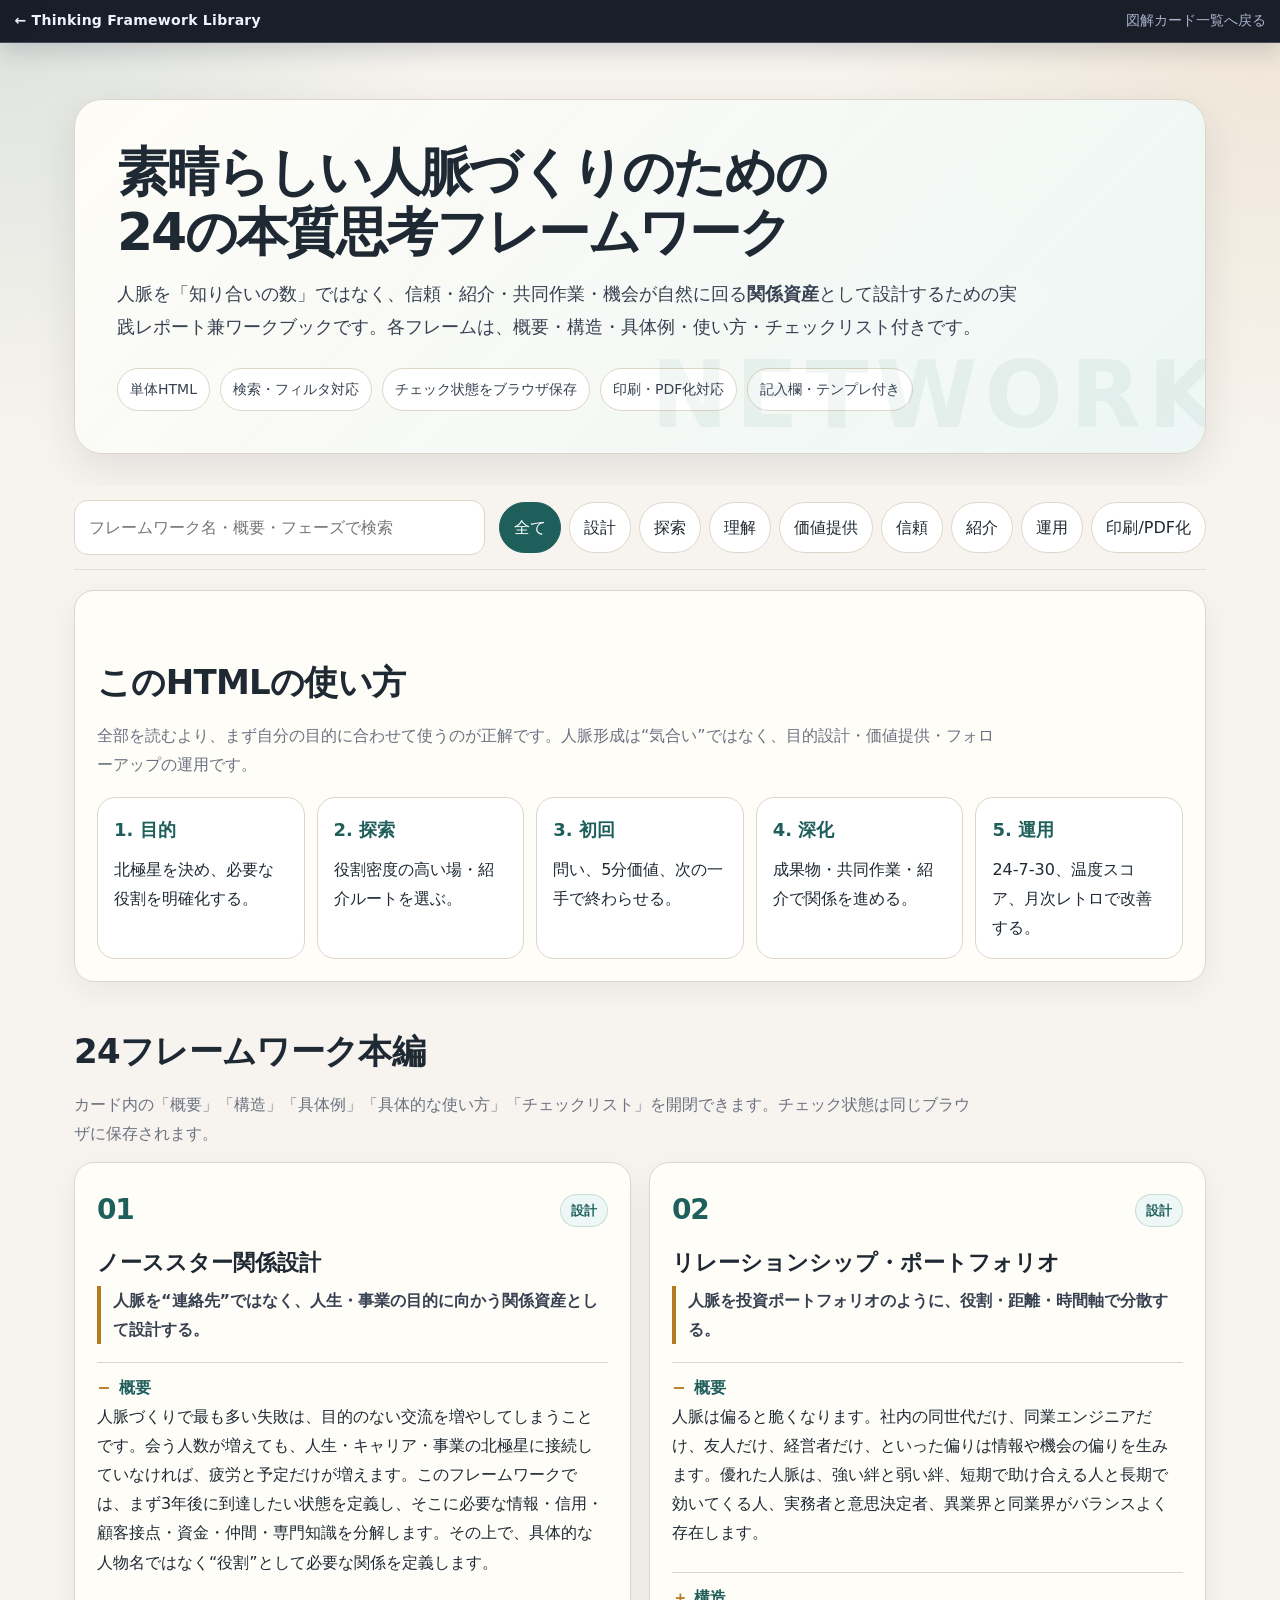
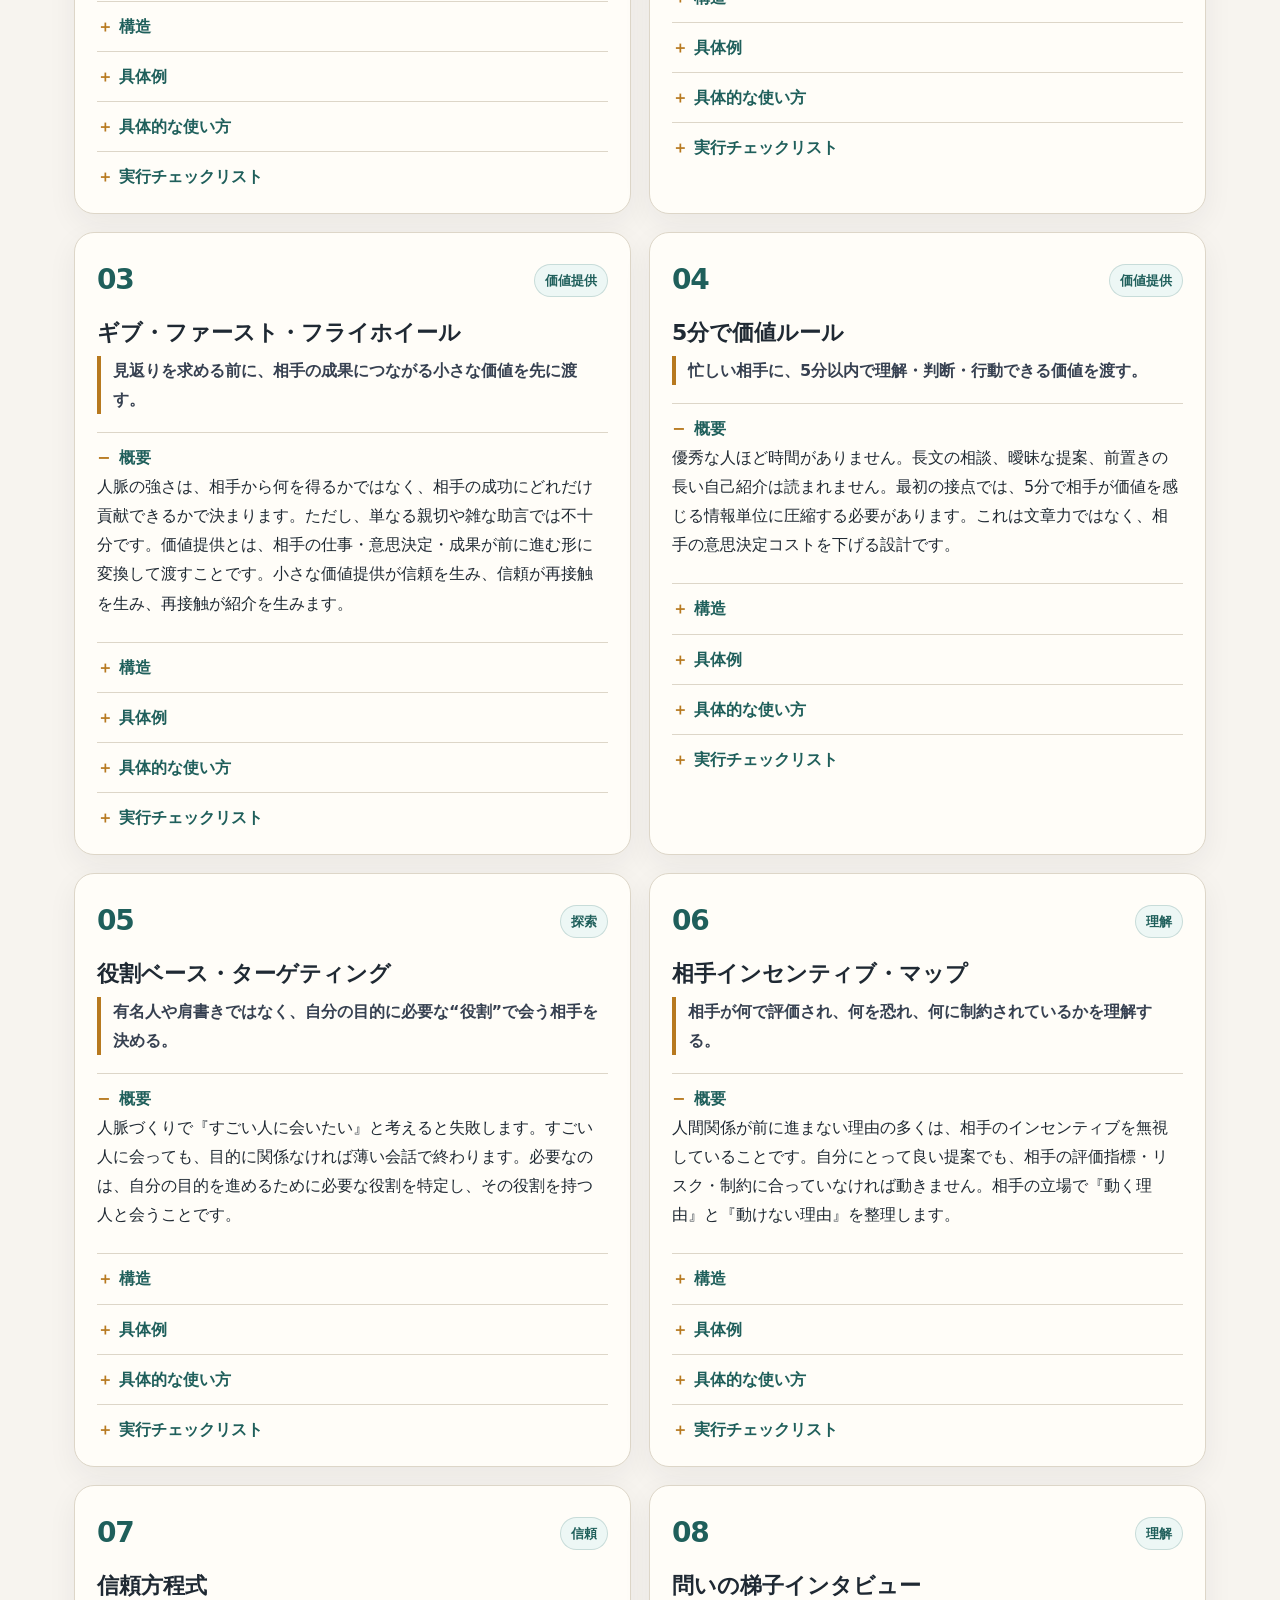
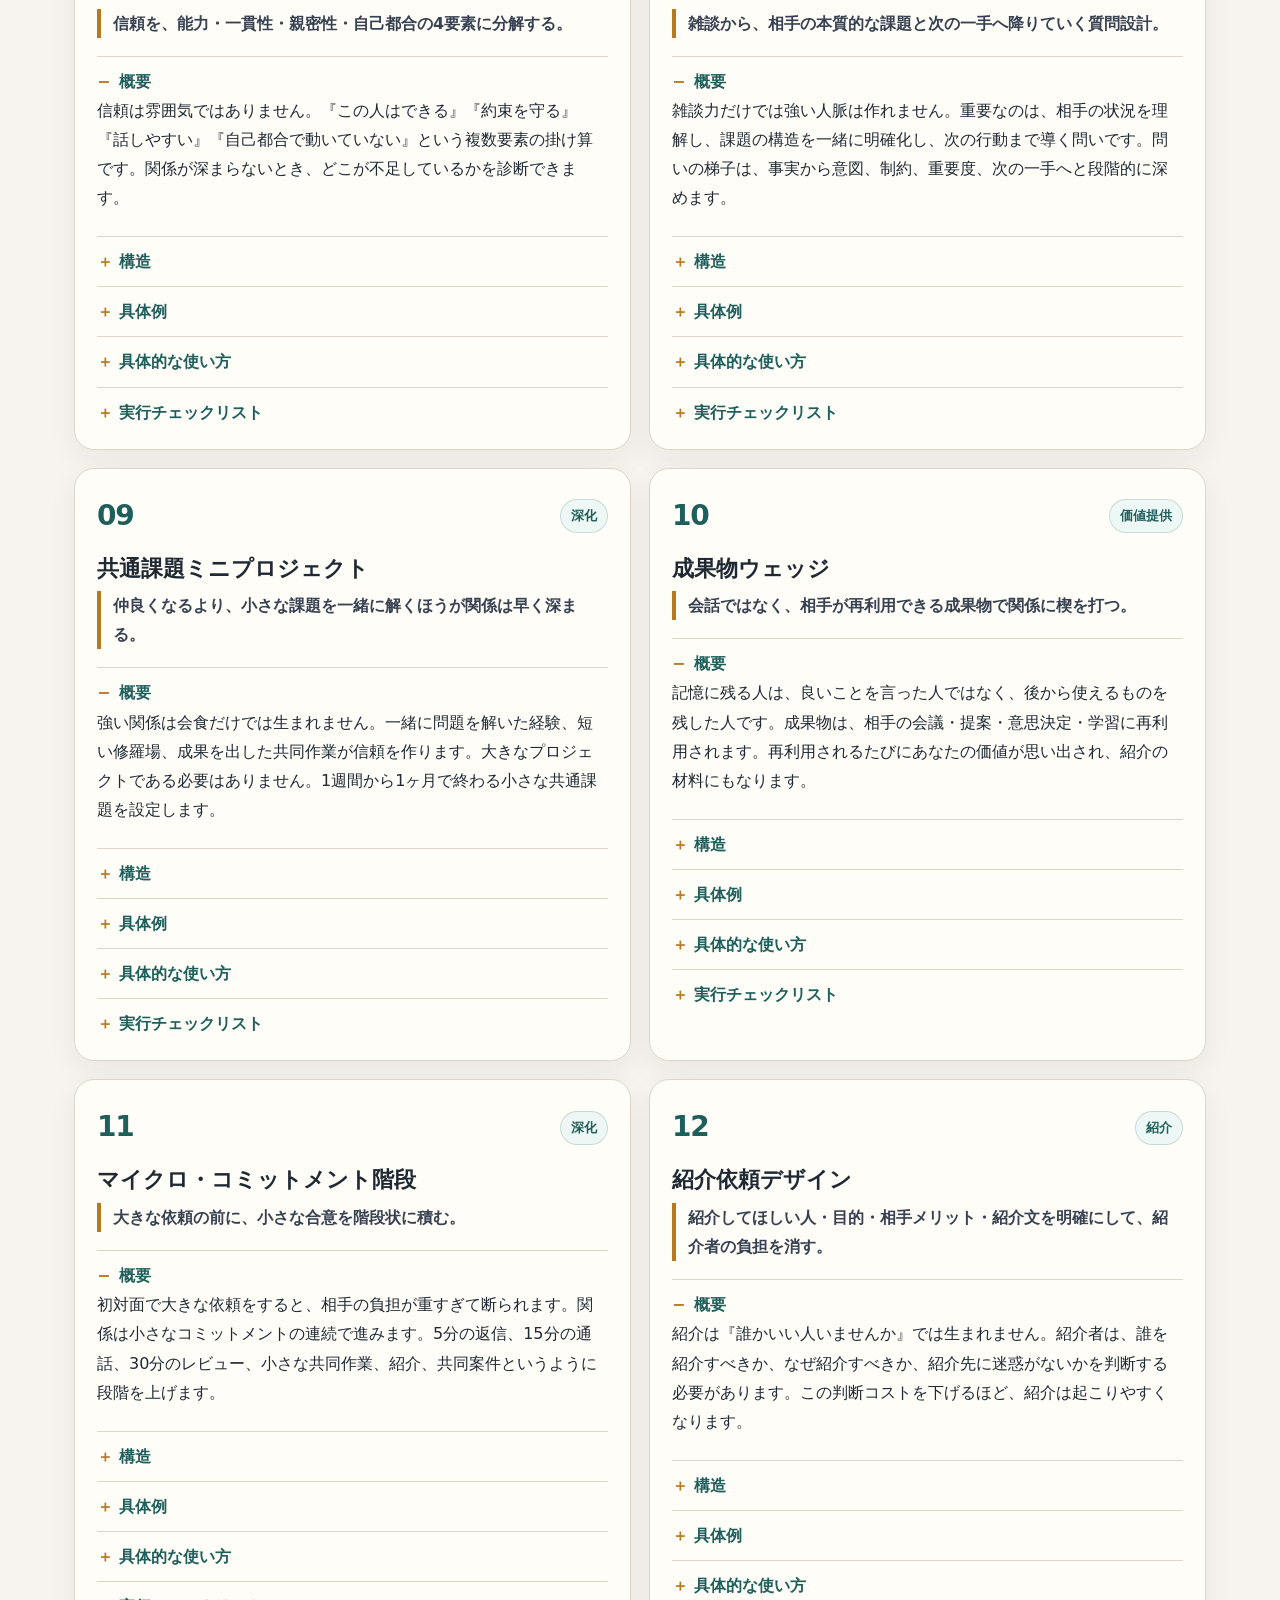
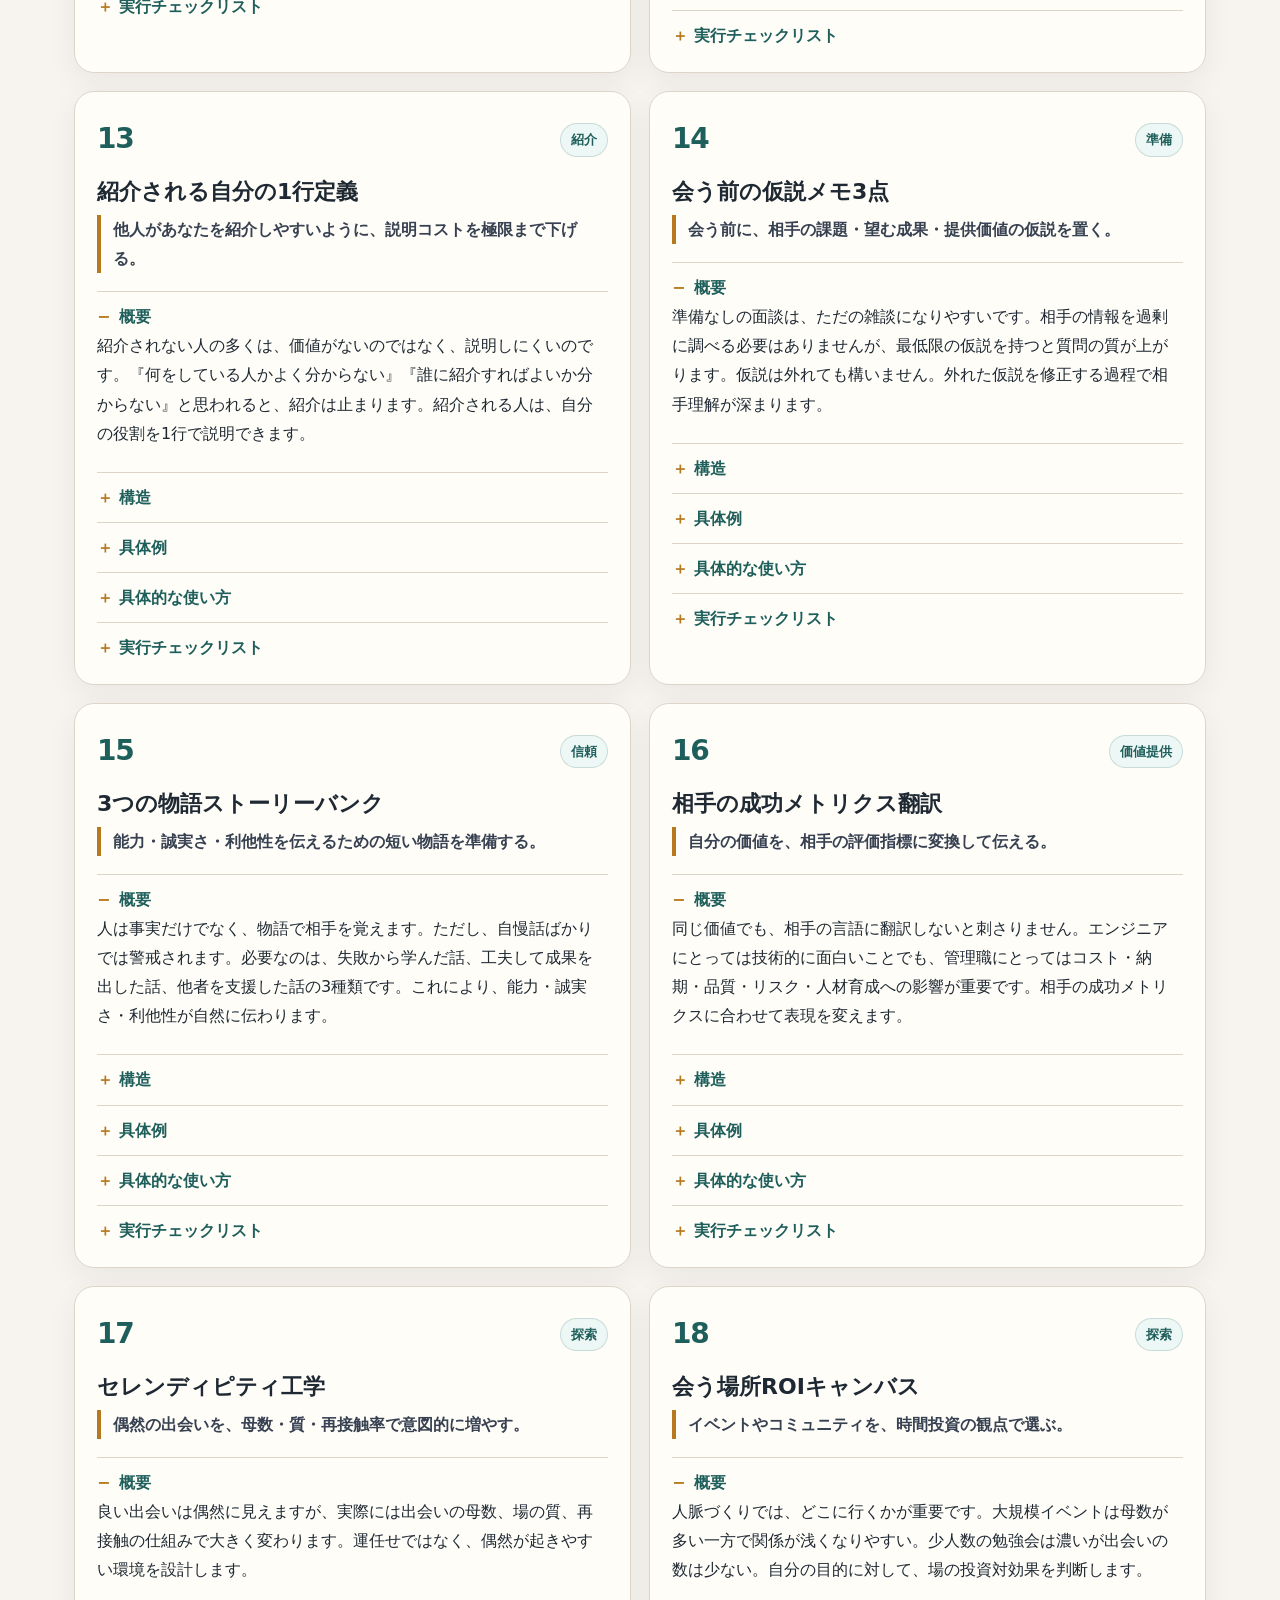
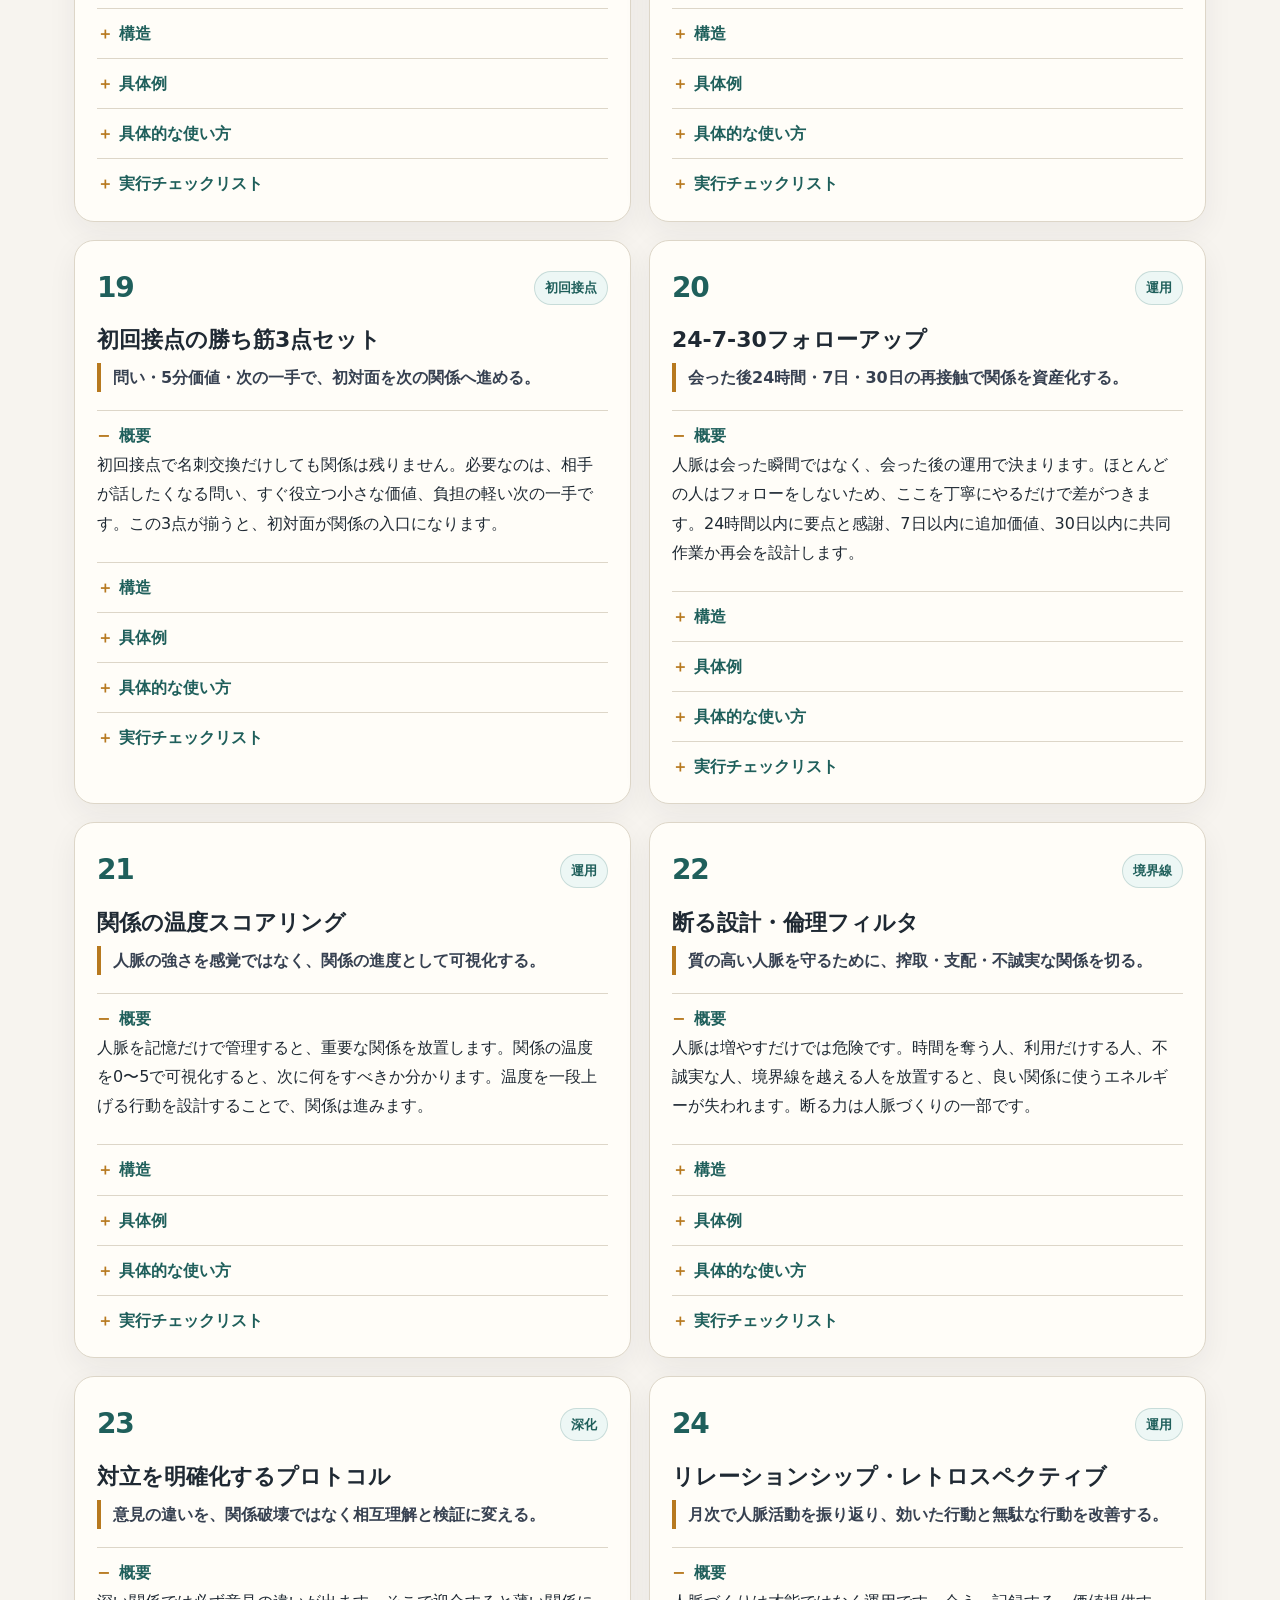
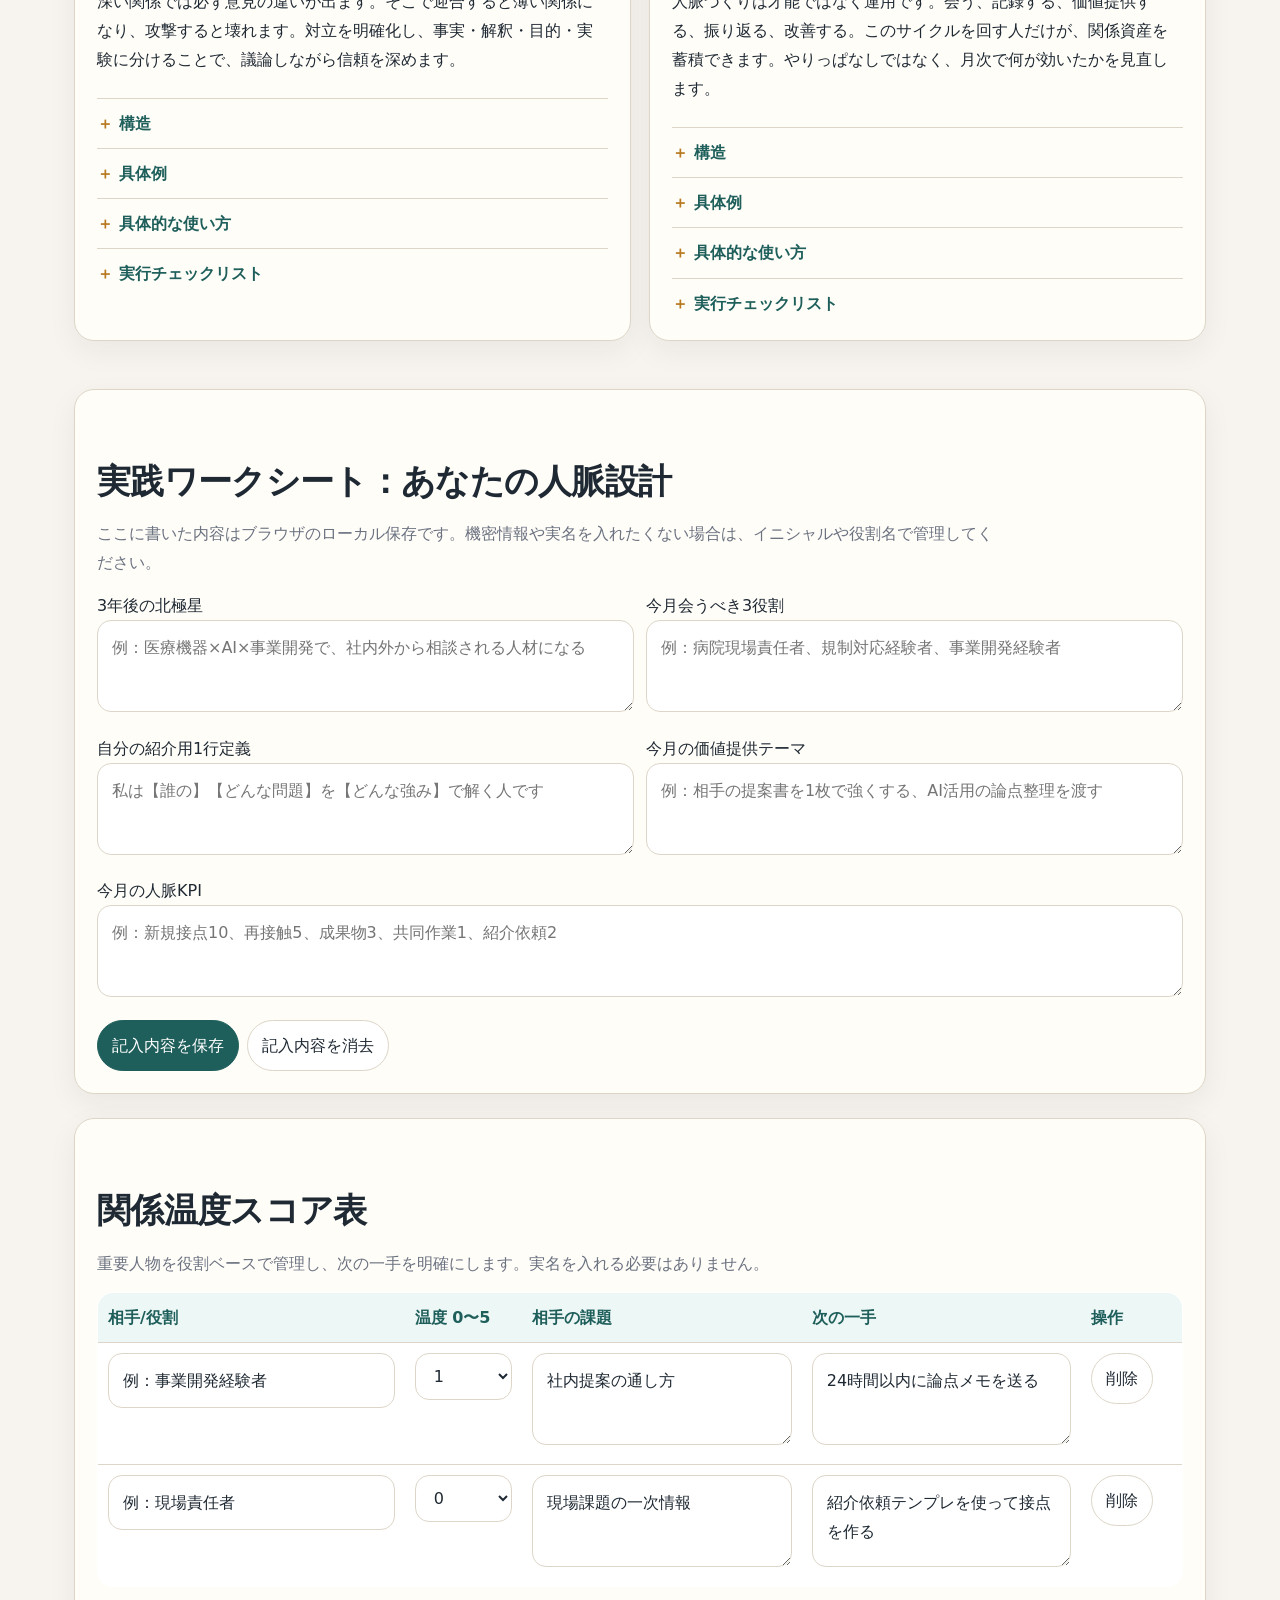
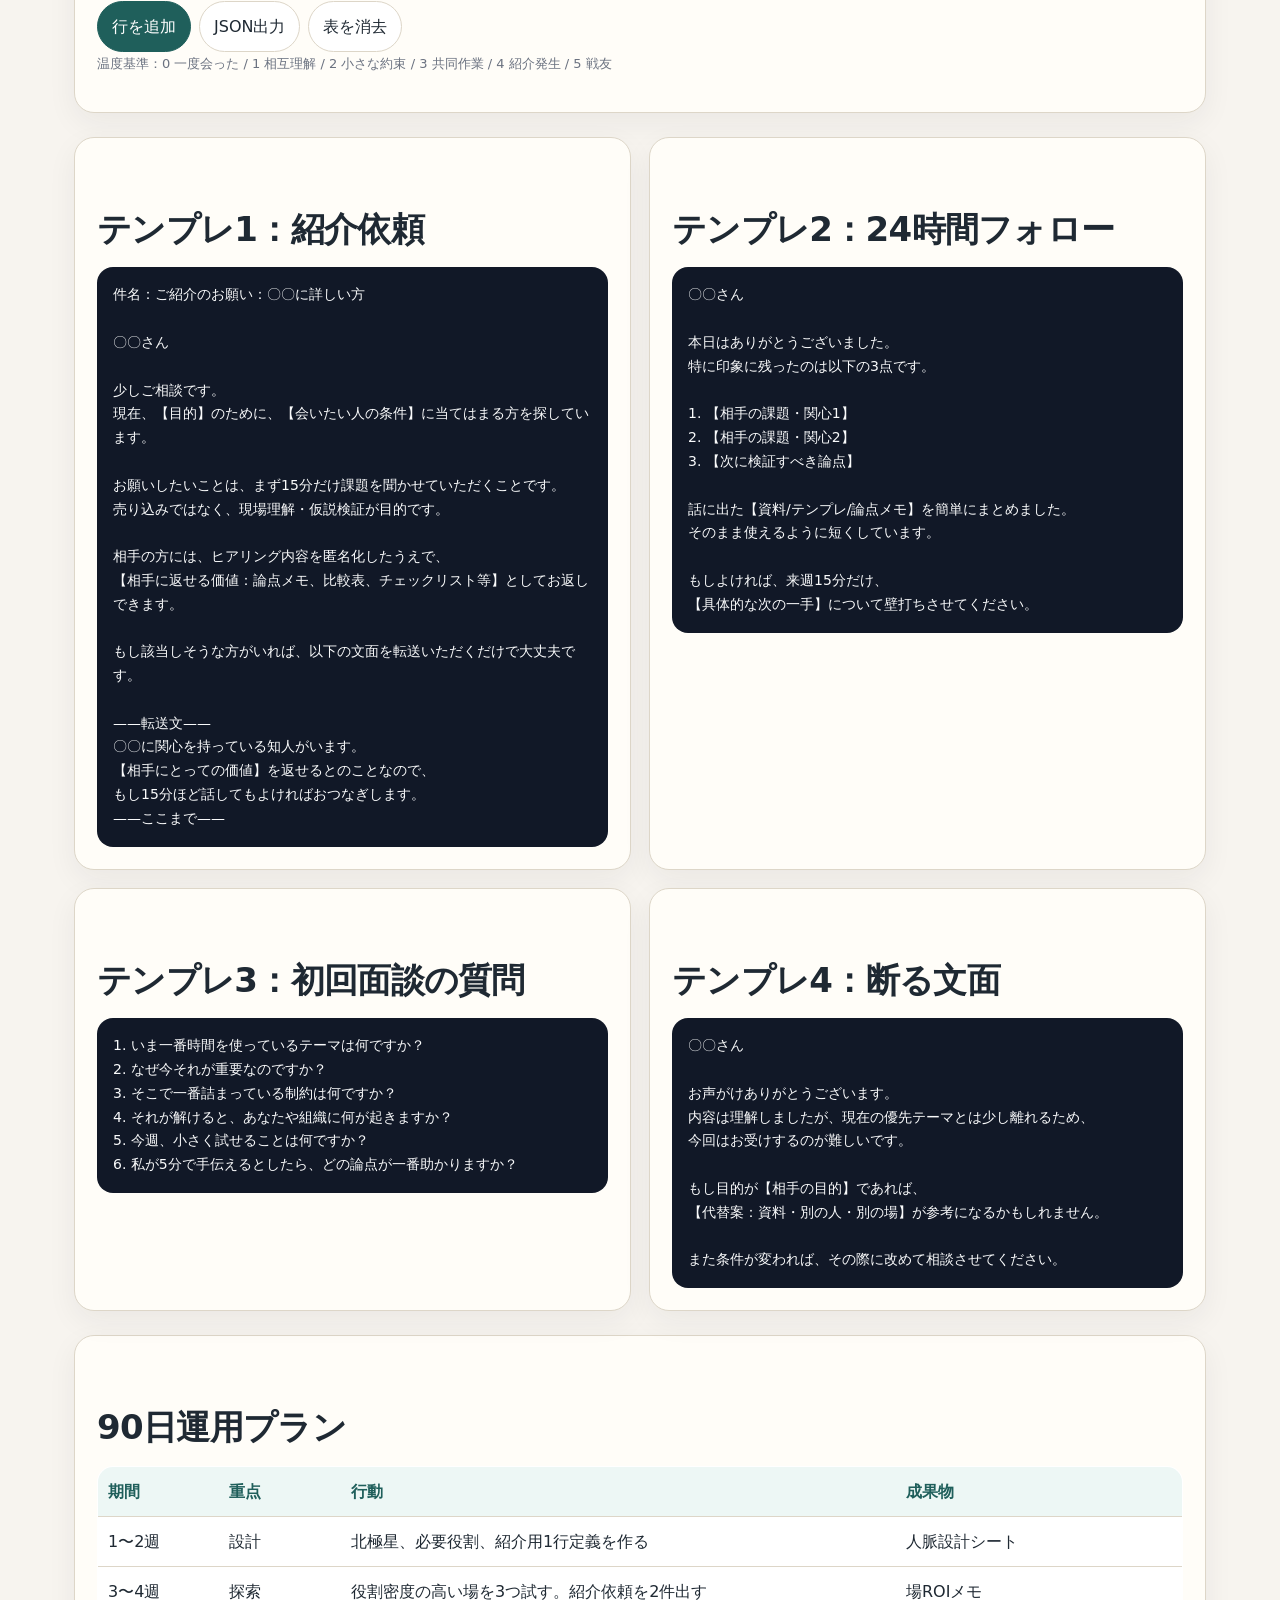
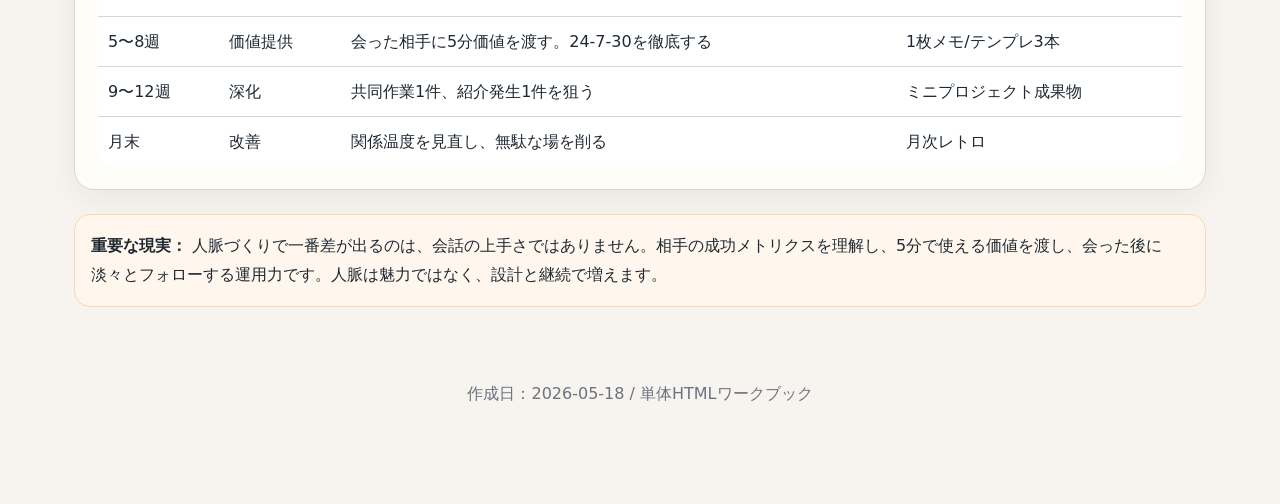
<file: preview (6).html>
<!doctype html>
<html lang="ja">
<head>
  <meta charset="utf-8">
  <meta name="viewport" content="width=device-width, initial-scale=1">
  <title>素晴らしい人脈づくりのための24思考フレームワーク</title>
  <style>
    :root {
      --bg: #f7f4ef;
      --paper: #fffdf8;
      --ink: #1f2933;
      --muted: #6b7280;
      --line: #ddd6c8;
      --accent: #1f5f5b;
      --accent2: #b7791f;
      --soft: #edf7f5;
      --danger: #7f1d1d;
      --shadow: 0 14px 40px rgba(31,41,51,.10);
      --radius: 20px;
    }
    * { box-sizing: border-box; }
    body {
      margin: 0;
      font-family: -apple-system, BlinkMacSystemFont, "Hiragino Sans", "Yu Gothic", "Yu Gothic UI", "Noto Sans JP", system-ui, sans-serif;
      background:
        radial-gradient(circle at top left, rgba(31,95,91,.12), transparent 28rem),
        radial-gradient(circle at top right, rgba(183,121,31,.12), transparent 30rem),
        var(--bg);
      color: var(--ink);
      line-height: 1.82;
    }
    header {
      padding: 56px 24px 32px;
      max-width: 1180px;
      margin: 0 auto;
    }
    .hero {
      background: linear-gradient(135deg, rgba(255,253,248,.96), rgba(237,247,245,.92));
      border: 1px solid var(--line);
      border-radius: 28px;
      box-shadow: var(--shadow);
      padding: 42px;
      position: relative;
      overflow: hidden;
    }
    .hero::after {
      content: "NETWORK";
      position: absolute;
      right: -22px;
      bottom: -26px;
      font-size: 92px;
      font-weight: 900;
      letter-spacing: .08em;
      color: rgba(31,95,91,.06);
    }
    h1 {
      font-size: clamp(28px, 5vw, 52px);
      line-height: 1.16;
      margin: 0 0 16px;
      letter-spacing: -0.04em;
    }
    h2 {
      font-size: clamp(24px, 3vw, 34px);
      margin: 48px 0 16px;
      line-height: 1.28;
      letter-spacing: -0.02em;
    }
    h3 {
      font-size: 22px;
      margin: 12px 0 8px;
      line-height: 1.35;
    }
    p { margin: 0 0 14px; }
    .lead {
      font-size: 18px;
      max-width: 900px;
      color: #374151;
    }
    .meta {
      display: flex;
      flex-wrap: wrap;
      gap: 10px;
      margin-top: 24px;
    }
    .pill {
      display: inline-flex;
      align-items: center;
      gap: 8px;
      padding: 8px 12px;
      background: #fff;
      border: 1px solid var(--line);
      border-radius: 999px;
      color: #374151;
      font-size: 14px;
    }
    main {
      max-width: 1180px;
      margin: 0 auto;
      padding: 0 24px 72px;
    }
    .toolbar {
      position: sticky;
      top: 0;
      z-index: 10;
      background: rgba(247,244,239,.86);
      backdrop-filter: blur(10px);
      border-bottom: 1px solid rgba(221,214,200,.7);
      padding: 14px 0;
      margin-bottom: 20px;
    }
    .toolbarInner {
      display: grid;
      grid-template-columns: 1fr auto;
      gap: 14px;
      align-items: center;
    }
    input[type="search"], input[type="text"], textarea, select {
      width: 100%;
      border: 1px solid var(--line);
      border-radius: 14px;
      padding: 12px 14px;
      font: inherit;
      background: #fff;
      color: var(--ink);
    }
    textarea { min-height: 92px; resize: vertical; }
    .buttons {
      display: flex;
      flex-wrap: wrap;
      gap: 8px;
    }
    button, .btn {
      border: 1px solid var(--line);
      background: #fff;
      color: var(--ink);
      border-radius: 999px;
      padding: 10px 14px;
      font: inherit;
      cursor: pointer;
      transition: .18s ease;
    }
    button:hover, .btn:hover {
      transform: translateY(-1px);
      box-shadow: 0 8px 20px rgba(31,41,51,.08);
    }
    button.primary {
      background: var(--accent);
      color: white;
      border-color: var(--accent);
    }
    .grid {
      display: grid;
      grid-template-columns: repeat(2, minmax(0, 1fr));
      gap: 18px;
    }
    .card, .panel {
      background: var(--paper);
      border: 1px solid var(--line);
      border-radius: var(--radius);
      box-shadow: 0 10px 30px rgba(31,41,51,.06);
      padding: 22px;
    }
    .cardTop {
      display: flex;
      justify-content: space-between;
      align-items: center;
      gap: 10px;
    }
    .num {
      font-size: 28px;
      font-weight: 900;
      color: var(--accent);
      letter-spacing: -0.04em;
    }
    .phase {
      background: var(--soft);
      color: var(--accent);
      border: 1px solid rgba(31,95,91,.18);
      border-radius: 999px;
      padding: 4px 10px;
      font-size: 13px;
      font-weight: 700;
    }
    .tagline {
      color: #374151;
      font-weight: 700;
      border-left: 4px solid var(--accent2);
      padding-left: 12px;
      margin-bottom: 18px;
    }
    details {
      border-top: 1px solid var(--line);
      padding: 10px 0;
    }
    details:last-child { padding-bottom: 0; }
    summary {
      cursor: pointer;
      font-weight: 800;
      color: var(--accent);
      list-style: none;
    }
    summary::-webkit-details-marker { display: none; }
    summary::before {
      content: "＋";
      display: inline-block;
      width: 1.4em;
      color: var(--accent2);
    }
    details[open] summary::before { content: "−"; }
    ol, ul { margin-top: 8px; padding-left: 1.4rem; }
    .checklist {
      list-style: none;
      padding-left: 0;
    }
    .checklist li {
      margin: 6px 0;
      padding: 8px 10px;
      background: #fff;
      border: 1px dashed var(--line);
      border-radius: 12px;
    }
    .sectionIntro {
      color: var(--muted);
      max-width: 900px;
    }
    .workflow {
      display: grid;
      grid-template-columns: repeat(5, 1fr);
      gap: 12px;
      margin-top: 18px;
    }
    .step {
      padding: 16px;
      border-radius: 18px;
      background: #fff;
      border: 1px solid var(--line);
    }
    .step b {
      display: block;
      color: var(--accent);
      margin-bottom: 8px;
      font-size: 18px;
    }
    .two {
      display: grid;
      grid-template-columns: 1fr 1fr;
      gap: 18px;
    }
    .template {
      background: #111827;
      color: #f9fafb;
      border-radius: 16px;
      padding: 16px;
      white-space: pre-wrap;
      overflow:auto;
      font-size: 14px;
      line-height: 1.7;
    }
    table {
      width: 100%;
      border-collapse: collapse;
      background: #fff;
      border-radius: 16px;
      overflow: hidden;
      border: 1px solid var(--line);
    }
    th, td {
      border-bottom: 1px solid var(--line);
      padding: 10px;
      text-align: left;
      vertical-align: top;
    }
    th {
      background: var(--soft);
      color: var(--accent);
      font-weight: 800;
    }
    .small { font-size: 13px; color: var(--muted); }
    .note {
      padding: 16px;
      background: #fff7ed;
      border: 1px solid #fed7aa;
      border-radius: 16px;
    }
    .formGrid {
      display: grid;
      grid-template-columns: repeat(2, 1fr);
      gap: 12px;
    }
    .full { grid-column: 1 / -1; }
    .footer {
      margin-top: 48px;
      padding: 24px;
      color: var(--muted);
      text-align: center;
    }
    .hidden { display: none !important; }
    @media (max-width: 900px) {
      .grid, .two, .workflow, .formGrid { grid-template-columns: 1fr; }
      .toolbarInner { grid-template-columns: 1fr; }
      .hero { padding: 28px; }
    }
    @media print {
      body { background: white; }
      .toolbar, .noPrint, button { display: none !important; }
      .card, .panel, .hero { box-shadow: none; break-inside: avoid; }
      details { page-break-inside: avoid; }
      details:not([open]) > *:not(summary) { display: block; }
      summary::before { content: "" !important; }
    }
  </style>

<!-- Thinking Framework Library portal link styles -->
<style>
.tfl-portal-link{position:sticky;top:0;z-index:9999;display:flex;align-items:center;justify-content:space-between;gap:.75rem;padding:.65rem .9rem;margin:0;background:rgba(12,17,29,.94);color:#eef2ff;border-bottom:1px solid rgba(148,163,184,.35);font-family:system-ui,-apple-system,BlinkMacSystemFont,"Segoe UI",sans-serif;font-size:14px;line-height:1.5;text-decoration:none;box-shadow:0 8px 24px rgba(15,23,42,.16)}
.tfl-portal-link strong{font-weight:800;letter-spacing:.02em}
.tfl-portal-link span{color:#a8b3cf}
.tfl-portal-link:focus-visible{outline:3px solid #60a5fa;outline-offset:-3px}
@media (max-width:640px){.tfl-portal-link{align-items:flex-start;flex-direction:column;font-size:13px}}
@media print{.tfl-portal-link{display:none}}
</style>
<!-- /Thinking Framework Library portal link styles -->
</head>
<body>
<a class="tfl-portal-link" href="index.html" aria-label="Thinking Framework Library ポータルへ戻る"><strong>← Thinking Framework Library</strong><span>図解カード一覧へ戻る</span></a>

  <header>
    <section class="hero">
      <h1>素晴らしい人脈づくりのための<br>24の本質思考フレームワーク</h1>
      <p class="lead">人脈を「知り合いの数」ではなく、信頼・紹介・共同作業・機会が自然に回る<strong>関係資産</strong>として設計するための実践レポート兼ワークブックです。各フレームは、概要・構造・具体例・使い方・チェックリスト付きです。</p>
      <div class="meta">
        <span class="pill">単体HTML</span>
        <span class="pill">検索・フィルタ対応</span>
        <span class="pill">チェック状態をブラウザ保存</span>
        <span class="pill">印刷・PDF化対応</span>
        <span class="pill">記入欄・テンプレ付き</span>
      </div>
    </section>
  </header>

  <main>
    <section class="toolbar noPrint">
      <div class="toolbarInner">
        <input type="search" id="search" placeholder="フレームワーク名・概要・フェーズで検索">
        <div class="buttons">
          <button class="primary" data-filter="all">全て</button>
          <button data-filter="設計">設計</button>
          <button data-filter="探索">探索</button>
          <button data-filter="理解">理解</button>
          <button data-filter="価値提供">価値提供</button>
          <button data-filter="信頼">信頼</button>
          <button data-filter="紹介">紹介</button>
          <button data-filter="運用">運用</button>
          <button onclick="window.print()">印刷/PDF化</button>
        </div>
      </div>
    </section>

    <section class="panel">
      <h2>このHTMLの使い方</h2>
      <p class="sectionIntro">全部を読むより、まず自分の目的に合わせて使うのが正解です。人脈形成は“気合い”ではなく、目的設計・価値提供・フォローアップの運用です。</p>
      <div class="workflow">
        <div class="step"><b>1. 目的</b>北極星を決め、必要な役割を明確化する。</div>
        <div class="step"><b>2. 探索</b>役割密度の高い場・紹介ルートを選ぶ。</div>
        <div class="step"><b>3. 初回</b>問い、5分価値、次の一手で終わらせる。</div>
        <div class="step"><b>4. 深化</b>成果物・共同作業・紹介で関係を進める。</div>
        <div class="step"><b>5. 運用</b>24-7-30、温度スコア、月次レトロで改善する。</div>
      </div>
    </section>

    <h2>24フレームワーク本編</h2>
    <p class="sectionIntro">カード内の「概要」「構造」「具体例」「具体的な使い方」「チェックリスト」を開閉できます。チェック状態は同じブラウザに保存されます。</p>
    <section class="grid" id="cards">
      
      <article class="card" data-phase="設計" data-name="ノーススター関係設計">
        <div class="cardTop">
          <span class="num">01</span>
          <span class="phase">設計</span>
        </div>
        <h3>ノーススター関係設計</h3>
        <p class="tagline">人脈を“連絡先”ではなく、人生・事業の目的に向かう関係資産として設計する。</p>
        <details open>
          <summary>概要</summary>
          <p>人脈づくりで最も多い失敗は、目的のない交流を増やしてしまうことです。会う人数が増えても、人生・キャリア・事業の北極星に接続していなければ、疲労と予定だけが増えます。このフレームワークでは、まず3年後に到達したい状態を定義し、そこに必要な情報・信用・顧客接点・資金・仲間・専門知識を分解します。その上で、具体的な人物名ではなく“役割”として必要な関係を定義します。</p>
        </details>
        <details>
          <summary>構造</summary>
          <ol><li>3年後の達成状態を1文で書く</li>
<li>必要資源を列挙する：知識・信用・顧客・資金・仲間・実装力</li>
<li>必要資源を持つ役割を定義する</li>
<li>その役割の人に自分が返せる価値を考える</li>
<li>今月会うべき役割を3つに絞る</li></ol>
        </details>
        <details>
          <summary>具体例</summary>
          <p>例：3年後に医療機器領域で新規事業を立ち上げたい場合、必要な役割は、病院現場の意思決定者、規制対応経験者、製造・品質保証のキーパーソン、初期顧客候補、プロトタイプ実装者、事業開発経験者になります。ここで重要なのは、有名人に会うことではなく、自分の北極星に対して不可欠な役割を特定することです。</p>
        </details>
        <details>
          <summary>具体的な使い方</summary>
          <p>毎月1回、現在の人脈活動を棚卸しし、『この関係は自分の北極星に接続しているか』『接続していないなら、学び・友情・趣味として割り切れるか』を判断します。曖昧な交流は削り、目的に接続する役割への接点づくりに時間を再配分します。</p>
        </details>
        <details>
          <summary>実行チェックリスト</summary>
          <ul class="checklist">
            <li><label><input type="checkbox" data-check="1-0"> 3年後の目的が1文で書ける</label></li><li><label><input type="checkbox" data-check="1-1"> 必要な役割を10個以上書いた</label></li><li><label><input type="checkbox" data-check="1-2"> 今月会うべき3役割を選んだ</label></li><li><label><input type="checkbox" data-check="1-3"> 各役割に返せる価値を1つ書いた</label></li>
          </ul>
        </details>
      </article>
    
      <article class="card" data-phase="設計" data-name="リレーションシップ・ポートフォリオ">
        <div class="cardTop">
          <span class="num">02</span>
          <span class="phase">設計</span>
        </div>
        <h3>リレーションシップ・ポートフォリオ</h3>
        <p class="tagline">人脈を投資ポートフォリオのように、役割・距離・時間軸で分散する。</p>
        <details open>
          <summary>概要</summary>
          <p>人脈は偏ると脆くなります。社内の同世代だけ、同業エンジニアだけ、友人だけ、経営者だけ、といった偏りは情報や機会の偏りを生みます。優れた人脈は、強い絆と弱い絆、短期で助け合える人と長期で効いてくる人、実務者と意思決定者、異業界と同業界がバランスよく存在します。</p>
        </details>
        <details>
          <summary>構造</summary>
          <ol><li>役割軸：意思決定者・実務者・専門家・発信者・顧客・投資家・仲間</li>
<li>距離軸：親友・協力者・知人・弱いつながり</li>
<li>時間軸：今役立つ・半年後効く・3年後効く</li>
<li>不足カテゴリを見つける</li>
<li>不足カテゴリに対して接点づくりを行う</li></ol>
        </details>
        <details>
          <summary>具体例</summary>
          <p>例：社内エンジニアとして成長したい人が、社内の技術者とだけ付き合っていると、技術力は伸びても事業・市場・顧客の視点が不足します。そこで、病院関係者、営業、品質保証、海外拠点、起業家、大学研究者などを少しずつポートフォリオに加えます。</p>
        </details>
        <details>
          <summary>具体的な使い方</summary>
          <p>四半期に一度、自分の関係リストを見て、どのカテゴリが厚く、どこが薄いかを可視化します。薄いカテゴリに対して『今月は顧客現場に近い人2名と話す』『海外ビジネス経験者1名と話す』のように行動へ落とします。</p>
        </details>
        <details>
          <summary>実行チェックリスト</summary>
          <ul class="checklist">
            <li><label><input type="checkbox" data-check="2-0"> 強い絆と弱い絆を分けて把握している</label></li><li><label><input type="checkbox" data-check="2-1"> 社内・社外の偏りを把握している</label></li><li><label><input type="checkbox" data-check="2-2"> 同業・異業界の偏りを把握している</label></li><li><label><input type="checkbox" data-check="2-3"> 不足している役割を今月補う予定がある</label></li>
          </ul>
        </details>
      </article>
    
      <article class="card" data-phase="価値提供" data-name="ギブ・ファースト・フライホイール">
        <div class="cardTop">
          <span class="num">03</span>
          <span class="phase">価値提供</span>
        </div>
        <h3>ギブ・ファースト・フライホイール</h3>
        <p class="tagline">見返りを求める前に、相手の成果につながる小さな価値を先に渡す。</p>
        <details open>
          <summary>概要</summary>
          <p>人脈の強さは、相手から何を得るかではなく、相手の成功にどれだけ貢献できるかで決まります。ただし、単なる親切や雑な助言では不十分です。価値提供とは、相手の仕事・意思決定・成果が前に進む形に変換して渡すことです。小さな価値提供が信頼を生み、信頼が再接触を生み、再接触が紹介を生みます。</p>
        </details>
        <details>
          <summary>構造</summary>
          <ol><li>相手の課題を聞く</li>
<li>相手がすぐ使える形に変換する</li>
<li>5分で読める/使える粒度にする</li>
<li>見返りを求めず渡す</li>
<li>成果が出たら一緒に振り返る</li></ol>
        </details>
        <details>
          <summary>具体例</summary>
          <p>例：知人が『社内でAI活用提案を通したいが、上司が反応しない』と言っていたら、AI活用の一般論を語るのではなく、『上司向け1枚提案書テンプレ』『ROI試算の項目表』『反論想定Q&amp;A』を作って渡します。</p>
        </details>
        <details>
          <summary>具体的な使い方</summary>
          <p>会話後24時間以内に、相手の言っていた課題に関係する短いメモ、比較表、チェックリスト、紹介候補などを送ります。ポイントは、相手がそのまま誰かに転送できるほど整理することです。</p>
        </details>
        <details>
          <summary>実行チェックリスト</summary>
          <ul class="checklist">
            <li><label><input type="checkbox" data-check="3-0"> 相手の課題を具体的に聞いた</label></li><li><label><input type="checkbox" data-check="3-1"> 自分の助言ではなく相手の成果物に変換した</label></li><li><label><input type="checkbox" data-check="3-2"> 5分以内に使える形にした</label></li><li><label><input type="checkbox" data-check="3-3"> 見返りを求めなかった</label></li>
          </ul>
        </details>
      </article>
    
      <article class="card" data-phase="価値提供" data-name="5分で価値ルール">
        <div class="cardTop">
          <span class="num">04</span>
          <span class="phase">価値提供</span>
        </div>
        <h3>5分で価値ルール</h3>
        <p class="tagline">忙しい相手に、5分以内で理解・判断・行動できる価値を渡す。</p>
        <details open>
          <summary>概要</summary>
          <p>優秀な人ほど時間がありません。長文の相談、曖昧な提案、前置きの長い自己紹介は読まれません。最初の接点では、5分で相手が価値を感じる情報単位に圧縮する必要があります。これは文章力ではなく、相手の意思決定コストを下げる設計です。</p>
        </details>
        <details>
          <summary>構造</summary>
          <ol><li>結論1行</li>
<li>根拠3点</li>
<li>相手への利点1つ</li>
<li>次のアクション1つ</li>
<li>所要時間を明記する</li></ol>
        </details>
        <details>
          <summary>具体例</summary>
          <p>例：『医療機器の環境規制対応について、今見るべき論点は3つです。1つ目は製品単位のCO2算定、2つ目は材料情報の透明化、3つ目は修理性・分解性です。御社の現状なら、まずBOMに環境属性を付与する小さな検証から始めるのが最短です。15分だけ壁打ちできます。』</p>
        </details>
        <details>
          <summary>具体的な使い方</summary>
          <p>初回メッセージ、紹介依頼、フォローアップ、社内提案のすべてをこの形式にします。長文レポートを送る場合でも、冒頭に5分版を置きます。</p>
        </details>
        <details>
          <summary>実行チェックリスト</summary>
          <ul class="checklist">
            <li><label><input type="checkbox" data-check="4-0"> 1行結論がある</label></li><li><label><input type="checkbox" data-check="4-1"> 根拠が3点以内</label></li><li><label><input type="checkbox" data-check="4-2"> 次のアクションが1つ</label></li><li><label><input type="checkbox" data-check="4-3"> 相手の読む負担が小さい</label></li>
          </ul>
        </details>
      </article>
    
      <article class="card" data-phase="探索" data-name="役割ベース・ターゲティング">
        <div class="cardTop">
          <span class="num">05</span>
          <span class="phase">探索</span>
        </div>
        <h3>役割ベース・ターゲティング</h3>
        <p class="tagline">有名人や肩書きではなく、自分の目的に必要な“役割”で会う相手を決める。</p>
        <details open>
          <summary>概要</summary>
          <p>人脈づくりで『すごい人に会いたい』と考えると失敗します。すごい人に会っても、目的に関係なければ薄い会話で終わります。必要なのは、自分の目的を進めるために必要な役割を特定し、その役割を持つ人と会うことです。</p>
        </details>
        <details>
          <summary>構造</summary>
          <ol><li>目的を決める</li>
<li>必要な意思決定・知識・資源を分解する</li>
<li>それを持つ役割名を書く</li>
<li>役割ごとに会う理由を作る</li>
<li>接点のありそうな場を探す</li></ol>
        </details>
        <details>
          <summary>具体例</summary>
          <p>例：起業準備なら、起業家だけでなく、顧客候補、法務・会計、採用経験者、営業経験者、プロダクト開発者、コミュニティ運営者、資金調達経験者が必要です。</p>
        </details>
        <details>
          <summary>具体的な使い方</summary>
          <p>出会った相手に肩書きを聞くだけではなく、『普段どんな意思決定に関わっていますか』『どんな人から相談されますか』と聞き、相手の役割を理解します。</p>
        </details>
        <details>
          <summary>実行チェックリスト</summary>
          <ul class="checklist">
            <li><label><input type="checkbox" data-check="5-0"> 目的から必要役割を分解した</label></li><li><label><input type="checkbox" data-check="5-1"> 会いたい人名ではなく役割名で書いた</label></li><li><label><input type="checkbox" data-check="5-2"> 各役割に会う理由がある</label></li><li><label><input type="checkbox" data-check="5-3"> 役割ごとの接点場所を考えた</label></li>
          </ul>
        </details>
      </article>
    
      <article class="card" data-phase="理解" data-name="相手インセンティブ・マップ">
        <div class="cardTop">
          <span class="num">06</span>
          <span class="phase">理解</span>
        </div>
        <h3>相手インセンティブ・マップ</h3>
        <p class="tagline">相手が何で評価され、何を恐れ、何に制約されているかを理解する。</p>
        <details open>
          <summary>概要</summary>
          <p>人間関係が前に進まない理由の多くは、相手のインセンティブを無視していることです。自分にとって良い提案でも、相手の評価指標・リスク・制約に合っていなければ動きません。相手の立場で『動く理由』と『動けない理由』を整理します。</p>
        </details>
        <details>
          <summary>構造</summary>
          <ol><li>評価指標：何で評価されるか</li>
<li>リスク：失敗すると何を失うか</li>
<li>制約：時間・予算・権限・政治</li>
<li>欲求：何を実現したいか</li>
<li>期限：いつまでに必要か</li></ol>
        </details>
        <details>
          <summary>具体例</summary>
          <p>例：現場責任者に新しいツールを提案する場合、便利さよりも、作業停止リスク、教育コスト、監査対応、現場の抵抗感が重要になります。そこを無視して『効率化できます』と言っても動きません。</p>
        </details>
        <details>
          <summary>具体的な使い方</summary>
          <p>会話中に『それがうまくいくと、あなたにとって何が一番大きいですか』『逆に導入で一番怖いことは何ですか』と聞きます。相手の答えをメモし、以後の提案をその言語に翻訳します。</p>
        </details>
        <details>
          <summary>実行チェックリスト</summary>
          <ul class="checklist">
            <li><label><input type="checkbox" data-check="6-0"> 相手のKPIを把握した</label></li><li><label><input type="checkbox" data-check="6-1"> 相手のリスクを把握した</label></li><li><label><input type="checkbox" data-check="6-2"> 相手の制約を把握した</label></li><li><label><input type="checkbox" data-check="6-3"> 提案を相手の言語に翻訳した</label></li>
          </ul>
        </details>
      </article>
    
      <article class="card" data-phase="信頼" data-name="信頼方程式">
        <div class="cardTop">
          <span class="num">07</span>
          <span class="phase">信頼</span>
        </div>
        <h3>信頼方程式</h3>
        <p class="tagline">信頼を、能力・一貫性・親密性・自己都合の4要素に分解する。</p>
        <details open>
          <summary>概要</summary>
          <p>信頼は雰囲気ではありません。『この人はできる』『約束を守る』『話しやすい』『自己都合で動いていない』という複数要素の掛け算です。関係が深まらないとき、どこが不足しているかを診断できます。</p>
        </details>
        <details>
          <summary>構造</summary>
          <ol><li>能力：この人に任せると成果が出そうか</li>
<li>一貫性：言動が安定し約束を守るか</li>
<li>親密性：安心して話せるか</li>
<li>自己都合：自分の利益だけで動いていないか</li></ol>
        </details>
        <details>
          <summary>具体例</summary>
          <p>例：能力は高いが、自分の話ばかりする人は自己都合が高く見え、信頼されにくい。逆に親しみやすくても、約束を守らない人は一貫性が低く、重要な紹介を受けにくい。</p>
        </details>
        <details>
          <summary>具体的な使い方</summary>
          <p>関係が停滞している相手ごとに、4要素を5点満点で自己評価します。最も低い要素を1つだけ選び、改善行動を設定します。例えば一貫性が弱いなら、次回までに小さな約束を必ず守ります。</p>
        </details>
        <details>
          <summary>実行チェックリスト</summary>
          <ul class="checklist">
            <li><label><input type="checkbox" data-check="7-0"> 能力を示す実績がある</label></li><li><label><input type="checkbox" data-check="7-1"> 小さな約束を守っている</label></li><li><label><input type="checkbox" data-check="7-2"> 相手が話しやすい空気を作っている</label></li><li><label><input type="checkbox" data-check="7-3"> 自分都合の依頼が多くない</label></li>
          </ul>
        </details>
      </article>
    
      <article class="card" data-phase="理解" data-name="問いの梯子インタビュー">
        <div class="cardTop">
          <span class="num">08</span>
          <span class="phase">理解</span>
        </div>
        <h3>問いの梯子インタビュー</h3>
        <p class="tagline">雑談から、相手の本質的な課題と次の一手へ降りていく質問設計。</p>
        <details open>
          <summary>概要</summary>
          <p>雑談力だけでは強い人脈は作れません。重要なのは、相手の状況を理解し、課題の構造を一緒に明確化し、次の行動まで導く問いです。問いの梯子は、事実から意図、制約、重要度、次の一手へと段階的に深めます。</p>
        </details>
        <details>
          <summary>構造</summary>
          <ol><li>事実：今何をしているか</li>
<li>意図：なぜそれをしているか</li>
<li>制約：何が難しいか</li>
<li>重要度：解けると何が変わるか</li>
<li>次の一手：最小実験は何か</li></ol>
        </details>
        <details>
          <summary>具体例</summary>
          <p>例：『新規事業を担当しています』→『なぜ今そのテーマなのですか』→『一番詰まっているのは何ですか』→『それが解けると組織に何が起きますか』→『今週できる最小の検証は何ですか』。</p>
        </details>
        <details>
          <summary>具体的な使い方</summary>
          <p>初対面ではいきなり深い質問をしません。事実から入り、相手が話し始めたら徐々に深めます。最後に必ず『次に何を試すか』へ接続します。</p>
        </details>
        <details>
          <summary>実行チェックリスト</summary>
          <ul class="checklist">
            <li><label><input type="checkbox" data-check="8-0"> 事実だけで終わっていない</label></li><li><label><input type="checkbox" data-check="8-1"> 相手の意図を聞いた</label></li><li><label><input type="checkbox" data-check="8-2"> 制約を聞いた</label></li><li><label><input type="checkbox" data-check="8-3"> 次の一手を合意した</label></li>
          </ul>
        </details>
      </article>
    
      <article class="card" data-phase="深化" data-name="共通課題ミニプロジェクト">
        <div class="cardTop">
          <span class="num">09</span>
          <span class="phase">深化</span>
        </div>
        <h3>共通課題ミニプロジェクト</h3>
        <p class="tagline">仲良くなるより、小さな課題を一緒に解くほうが関係は早く深まる。</p>
        <details open>
          <summary>概要</summary>
          <p>強い関係は会食だけでは生まれません。一緒に問題を解いた経験、短い修羅場、成果を出した共同作業が信頼を作ります。大きなプロジェクトである必要はありません。1週間から1ヶ月で終わる小さな共通課題を設定します。</p>
        </details>
        <details>
          <summary>構造</summary>
          <ol><li>相手の課題を聞く</li>
<li>小さく切れる部分を探す</li>
<li>成果物を定義する</li>
<li>役割分担する</li>
<li>短期で完了して振り返る</li></ol>
        </details>
        <details>
          <summary>具体例</summary>
          <p>例：『社内で提案が通らない』という相手に対して、提案全体を作るのではなく、『上司に刺さる1枚目だけを一緒に作る』というミニプロジェクトにします。</p>
        </details>
        <details>
          <summary>具体的な使い方</summary>
          <p>初回会話の終わりに『これなら1週間で一緒に試せそうですね』と言える粒度を探します。小さな共同作業が成功したら、次の大きな協業に進めます。</p>
        </details>
        <details>
          <summary>実行チェックリスト</summary>
          <ul class="checklist">
            <li><label><input type="checkbox" data-check="9-0"> 1週間〜1ヶ月で終わる</label></li><li><label><input type="checkbox" data-check="9-1"> 成果物が明確</label></li><li><label><input type="checkbox" data-check="9-2"> 相手にも自分にもメリットがある</label></li><li><label><input type="checkbox" data-check="9-3"> 完了後に振り返る予定がある</label></li>
          </ul>
        </details>
      </article>
    
      <article class="card" data-phase="価値提供" data-name="成果物ウェッジ">
        <div class="cardTop">
          <span class="num">10</span>
          <span class="phase">価値提供</span>
        </div>
        <h3>成果物ウェッジ</h3>
        <p class="tagline">会話ではなく、相手が再利用できる成果物で関係に楔を打つ。</p>
        <details open>
          <summary>概要</summary>
          <p>記憶に残る人は、良いことを言った人ではなく、後から使えるものを残した人です。成果物は、相手の会議・提案・意思決定・学習に再利用されます。再利用されるたびにあなたの価値が思い出され、紹介の材料にもなります。</p>
        </details>
        <details>
          <summary>構造</summary>
          <ol><li>相手の課題を1つ選ぶ</li>
<li>再利用できる形式にする</li>
<li>1枚メモ・表・テンプレ・チェックリストにする</li>
<li>相手の文脈に合わせて名前を付ける</li>
<li>必要なら紹介文も添える</li></ol>
        </details>
        <details>
          <summary>具体例</summary>
          <p>例：相手が『海外拠点への説明が難しい』と言っていれば、英語の説明テンプレ、比較表、Q&amp;A、論点リストを作って渡します。</p>
        </details>
        <details>
          <summary>具体的な使い方</summary>
          <p>会った後に必ず『相手が明日使えるものは何か』を考えます。美しい資料より、即利用できる粗いテンプレの方が価値があります。</p>
        </details>
        <details>
          <summary>実行チェックリスト</summary>
          <ul class="checklist">
            <li><label><input type="checkbox" data-check="10-0"> 相手が明日使える</label></li><li><label><input type="checkbox" data-check="10-1"> 転送しやすい</label></li><li><label><input type="checkbox" data-check="10-2"> 1枚または短いテンプレになっている</label></li><li><label><input type="checkbox" data-check="10-3"> 相手の課題に直結している</label></li>
          </ul>
        </details>
      </article>
    
      <article class="card" data-phase="深化" data-name="マイクロ・コミットメント階段">
        <div class="cardTop">
          <span class="num">11</span>
          <span class="phase">深化</span>
        </div>
        <h3>マイクロ・コミットメント階段</h3>
        <p class="tagline">大きな依頼の前に、小さな合意を階段状に積む。</p>
        <details open>
          <summary>概要</summary>
          <p>初対面で大きな依頼をすると、相手の負担が重すぎて断られます。関係は小さなコミットメントの連続で進みます。5分の返信、15分の通話、30分のレビュー、小さな共同作業、紹介、共同案件というように段階を上げます。</p>
        </details>
        <details>
          <summary>構造</summary>
          <ol><li>5分：返信・一言コメント</li>
<li>15分：短い壁打ち</li>
<li>30分：資料レビュー</li>
<li>1週間：小さな検証</li>
<li>1ヶ月：共同作業</li>
<li>長期：案件・紹介・協業</li></ol>
        </details>
        <details>
          <summary>具体例</summary>
          <p>例：著名な経営者にいきなり『相談に乗ってください』ではなく、『この1枚の仮説に違和感があれば一言だけください』から始めます。</p>
        </details>
        <details>
          <summary>具体的な使い方</summary>
          <p>次の依頼を考えるときは、相手が心理的に受け入れやすい最小単位にします。断られたら階段を一段下げます。</p>
        </details>
        <details>
          <summary>実行チェックリスト</summary>
          <ul class="checklist">
            <li><label><input type="checkbox" data-check="11-0"> 初回依頼が5〜15分以内</label></li><li><label><input type="checkbox" data-check="11-1"> 相手の負担が明確に小さい</label></li><li><label><input type="checkbox" data-check="11-2"> 次の段階が見えている</label></li><li><label><input type="checkbox" data-check="11-3"> 断られた場合の下位依頼がある</label></li>
          </ul>
        </details>
      </article>
    
      <article class="card" data-phase="紹介" data-name="紹介依頼デザイン">
        <div class="cardTop">
          <span class="num">12</span>
          <span class="phase">紹介</span>
        </div>
        <h3>紹介依頼デザイン</h3>
        <p class="tagline">紹介してほしい人・目的・相手メリット・紹介文を明確にして、紹介者の負担を消す。</p>
        <details open>
          <summary>概要</summary>
          <p>紹介は『誰かいい人いませんか』では生まれません。紹介者は、誰を紹介すべきか、なぜ紹介すべきか、紹介先に迷惑がないかを判断する必要があります。この判断コストを下げるほど、紹介は起こりやすくなります。</p>
        </details>
        <details>
          <summary>構造</summary>
          <ol><li>目的：何のために会いたいか</li>
<li>条件：どんな役割・経験の人か</li>
<li>相手メリット：紹介先に何を返せるか</li>
<li>所要時間：何分か</li>
<li>紹介文テンプレ：転送だけで済む形</li></ol>
        </details>
        <details>
          <summary>具体例</summary>
          <p>例：『医療現場の検査機器運用で、日々の非効率やヒヤリハットに詳しい方を探しています。15分だけ現場課題を聞きたいです。代わりに、聞いた内容を匿名化して業務改善の論点メモとして返せます。紹介文案も下に置きます。』</p>
        </details>
        <details>
          <summary>具体的な使い方</summary>
          <p>紹介を依頼するときは、必ず相手がコピペできる文面を添えます。紹介者の信用を守るため、相手に売り込まないことも明記します。</p>
        </details>
        <details>
          <summary>実行チェックリスト</summary>
          <ul class="checklist">
            <li><label><input type="checkbox" data-check="12-0"> 会いたい人の条件が具体的</label></li><li><label><input type="checkbox" data-check="12-1"> 紹介先のメリットがある</label></li><li><label><input type="checkbox" data-check="12-2"> 所要時間が短い</label></li><li><label><input type="checkbox" data-check="12-3"> 紹介文テンプレを添えた</label></li>
          </ul>
        </details>
      </article>
    
      <article class="card" data-phase="紹介" data-name="紹介される自分の1行定義">
        <div class="cardTop">
          <span class="num">13</span>
          <span class="phase">紹介</span>
        </div>
        <h3>紹介される自分の1行定義</h3>
        <p class="tagline">他人があなたを紹介しやすいように、説明コストを極限まで下げる。</p>
        <details open>
          <summary>概要</summary>
          <p>紹介されない人の多くは、価値がないのではなく、説明しにくいのです。『何をしている人かよく分からない』『誰に紹介すればよいか分からない』と思われると、紹介は止まります。紹介される人は、自分の役割を1行で説明できます。</p>
        </details>
        <details>
          <summary>構造</summary>
          <ol><li>誰の</li>
<li>どんな問題を</li>
<li>どんな強みで</li>
<li>どう解決する人か</li></ol>
        </details>
        <details>
          <summary>具体例</summary>
          <p>例：『現場・機械・ソフトの間で詰まる製品開発課題を、検証設計と実装で前に進めるエンジニアです。』</p>
        </details>
        <details>
          <summary>具体的な使い方</summary>
          <p>自己紹介、SNSプロフィール、名刺、イベントでの一言をすべてこの1行に寄せます。さらに、紹介してほしい相手のタイプも明示します。</p>
        </details>
        <details>
          <summary>実行チェックリスト</summary>
          <ul class="checklist">
            <li><label><input type="checkbox" data-check="13-0"> 1行で説明できる</label></li><li><label><input type="checkbox" data-check="13-1"> 誰の問題を解くか明確</label></li><li><label><input type="checkbox" data-check="13-2"> 何に強いか明確</label></li><li><label><input type="checkbox" data-check="13-3"> 紹介してほしい相手が分かる</label></li>
          </ul>
        </details>
      </article>
    
      <article class="card" data-phase="準備" data-name="会う前の仮説メモ3点">
        <div class="cardTop">
          <span class="num">14</span>
          <span class="phase">準備</span>
        </div>
        <h3>会う前の仮説メモ3点</h3>
        <p class="tagline">会う前に、相手の課題・望む成果・提供価値の仮説を置く。</p>
        <details open>
          <summary>概要</summary>
          <p>準備なしの面談は、ただの雑談になりやすいです。相手の情報を過剰に調べる必要はありませんが、最低限の仮説を持つと質問の質が上がります。仮説は外れても構いません。外れた仮説を修正する過程で相手理解が深まります。</p>
        </details>
        <details>
          <summary>構造</summary>
          <ol><li>相手が抱える課題仮説</li>
<li>相手が望む成果仮説</li>
<li>自分が提供できる価値仮説</li></ol>
        </details>
        <details>
          <summary>具体例</summary>
          <p>例：海外事業経験者に会う前なら、『日本本社との意思決定スピードに課題があるかも』『現地顧客理解を社内に伝えることが成果かも』『自分は技術と事業の翻訳メモを提供できるかも』と仮説を置きます。</p>
        </details>
        <details>
          <summary>具体的な使い方</summary>
          <p>面談前の10分で3点だけ書きます。面談中に『勝手な仮説ですが、こういう点で困ることはありますか』と確認します。</p>
        </details>
        <details>
          <summary>実行チェックリスト</summary>
          <ul class="checklist">
            <li><label><input type="checkbox" data-check="14-0"> 課題仮説を書いた</label></li><li><label><input type="checkbox" data-check="14-1"> 成果仮説を書いた</label></li><li><label><input type="checkbox" data-check="14-2"> 提供価値仮説を書いた</label></li><li><label><input type="checkbox" data-check="14-3"> 面談中に仮説を検証した</label></li>
          </ul>
        </details>
      </article>
    
      <article class="card" data-phase="信頼" data-name="3つの物語ストーリーバンク">
        <div class="cardTop">
          <span class="num">15</span>
          <span class="phase">信頼</span>
        </div>
        <h3>3つの物語ストーリーバンク</h3>
        <p class="tagline">能力・誠実さ・利他性を伝えるための短い物語を準備する。</p>
        <details open>
          <summary>概要</summary>
          <p>人は事実だけでなく、物語で相手を覚えます。ただし、自慢話ばかりでは警戒されます。必要なのは、失敗から学んだ話、工夫して成果を出した話、他者を支援した話の3種類です。これにより、能力・誠実さ・利他性が自然に伝わります。</p>
        </details>
        <details>
          <summary>構造</summary>
          <ol><li>失敗→学び：誠実さ</li>
<li>工夫→成果：能力</li>
<li>他者支援→成果：利他性</li></ol>
        </details>
        <details>
          <summary>具体例</summary>
          <p>例：『昔、品質にこだわりすぎて納期調整が遅れた経験があります。そこから、80%で早く出してレビューを受ける設計に変えました。』という話は、弱みと改善力の両方を伝えます。</p>
        </details>
        <details>
          <summary>具体的な使い方</summary>
          <p>各物語を90秒以内で話せるようにします。相手の関心に合わせて出し分けます。自慢ではなく、相手が自分を判断する材料として話します。</p>
        </details>
        <details>
          <summary>実行チェックリスト</summary>
          <ul class="checklist">
            <li><label><input type="checkbox" data-check="15-0"> 失敗談がある</label></li><li><label><input type="checkbox" data-check="15-1"> 成果談がある</label></li><li><label><input type="checkbox" data-check="15-2"> 支援談がある</label></li><li><label><input type="checkbox" data-check="15-3"> 各90秒以内で話せる</label></li>
          </ul>
        </details>
      </article>
    
      <article class="card" data-phase="価値提供" data-name="相手の成功メトリクス翻訳">
        <div class="cardTop">
          <span class="num">16</span>
          <span class="phase">価値提供</span>
        </div>
        <h3>相手の成功メトリクス翻訳</h3>
        <p class="tagline">自分の価値を、相手の評価指標に変換して伝える。</p>
        <details open>
          <summary>概要</summary>
          <p>同じ価値でも、相手の言語に翻訳しないと刺さりません。エンジニアにとっては技術的に面白いことでも、管理職にとってはコスト・納期・品質・リスク・人材育成への影響が重要です。相手の成功メトリクスに合わせて表現を変えます。</p>
        </details>
        <details>
          <summary>構造</summary>
          <ol><li>自分の提供価値を書く</li>
<li>相手の評価指標を特定する</li>
<li>時間・コスト・リスク・品質・売上・信用に変換する</li>
<li>相手の言葉で言い直す</li></ol>
        </details>
        <details>
          <summary>具体例</summary>
          <p>例：『Pythonで自動化できます』ではなく、『毎週2時間かかっている集計を15分にし、ミスによる手戻りを減らせます』と伝えます。</p>
        </details>
        <details>
          <summary>具体的な使い方</summary>
          <p>相手ごとに価値の言い換え表を作ります。実務者には作業負担、管理職にはリスクと成果、経営層には事業インパクトで語ります。</p>
        </details>
        <details>
          <summary>実行チェックリスト</summary>
          <ul class="checklist">
            <li><label><input type="checkbox" data-check="16-0"> 相手のKPIを把握した</label></li><li><label><input type="checkbox" data-check="16-1"> 自分の価値を定量・定性で翻訳した</label></li><li><label><input type="checkbox" data-check="16-2"> 専門用語を相手の言葉にした</label></li><li><label><input type="checkbox" data-check="16-3"> 相手にとっての利点を明示した</label></li>
          </ul>
        </details>
      </article>
    
      <article class="card" data-phase="探索" data-name="セレンディピティ工学">
        <div class="cardTop">
          <span class="num">17</span>
          <span class="phase">探索</span>
        </div>
        <h3>セレンディピティ工学</h3>
        <p class="tagline">偶然の出会いを、母数・質・再接触率で意図的に増やす。</p>
        <details open>
          <summary>概要</summary>
          <p>良い出会いは偶然に見えますが、実際には出会いの母数、場の質、再接触の仕組みで大きく変わります。運任せではなく、偶然が起きやすい環境を設計します。</p>
        </details>
        <details>
          <summary>構造</summary>
          <ol><li>母数：新規接点の数</li>
<li>質：目的に合う場・役割の密度</li>
<li>再接触率：フォローの仕組み</li>
<li>記録：誰と何を話したか</li>
<li>改善：効いた場を増やす</li></ol>
        </details>
        <details>
          <summary>具体例</summary>
          <p>例：月2回の勉強会参加、週1回のSNS発信、月3件の紹介依頼、会った人への24時間フォローを続けると、偶然の質が上がります。</p>
        </details>
        <details>
          <summary>具体的な使い方</summary>
          <p>『今月の新規接点10件、再接触5件、共同作業1件』のようにKPI化します。無目的な飲み会より、目的に近い場に反復参加します。</p>
        </details>
        <details>
          <summary>実行チェックリスト</summary>
          <ul class="checklist">
            <li><label><input type="checkbox" data-check="17-0"> 新規接点の月間目標がある</label></li><li><label><input type="checkbox" data-check="17-1"> 質の高い場を選んでいる</label></li><li><label><input type="checkbox" data-check="17-2"> 再接触の仕組みがある</label></li><li><label><input type="checkbox" data-check="17-3"> 結果を振り返っている</label></li>
          </ul>
        </details>
      </article>
    
      <article class="card" data-phase="探索" data-name="会う場所ROIキャンバス">
        <div class="cardTop">
          <span class="num">18</span>
          <span class="phase">探索</span>
        </div>
        <h3>会う場所ROIキャンバス</h3>
        <p class="tagline">イベントやコミュニティを、時間投資の観点で選ぶ。</p>
        <details open>
          <summary>概要</summary>
          <p>人脈づくりでは、どこに行くかが重要です。大規模イベントは母数が多い一方で関係が浅くなりやすい。少人数の勉強会は濃いが出会いの数は少ない。自分の目的に対して、場の投資対効果を判断します。</p>
        </details>
        <details>
          <summary>構造</summary>
          <ol><li>役割密度：会いたい役割がいるか</li>
<li>深まりやすさ：継続参加・少人数・共同作業があるか</li>
<li>自分の価値提供余地：貢献できるか</li>
<li>参加コスト：時間・金・移動・疲労</li>
<li>紹介連鎖性：参加者が誰を知っているか</li></ol>
        </details>
        <details>
          <summary>具体例</summary>
          <p>例：有名人が登壇する大規模イベントより、参加者同士で課題を持ち寄る小規模勉強会の方が、実際の協業につながることがあります。</p>
        </details>
        <details>
          <summary>具体的な使い方</summary>
          <p>イベント参加前に5項目を5点満点で評価し、合計が低い場には行かないか、目的を明確にして短時間だけ参加します。</p>
        </details>
        <details>
          <summary>実行チェックリスト</summary>
          <ul class="checklist">
            <li><label><input type="checkbox" data-check="18-0"> 会いたい役割がいる</label></li><li><label><input type="checkbox" data-check="18-1"> 継続接点が作れる</label></li><li><label><input type="checkbox" data-check="18-2"> 自分が貢献できる</label></li><li><label><input type="checkbox" data-check="18-3"> 参加コストに見合う</label></li>
          </ul>
        </details>
      </article>
    
      <article class="card" data-phase="初回接点" data-name="初回接点の勝ち筋3点セット">
        <div class="cardTop">
          <span class="num">19</span>
          <span class="phase">初回接点</span>
        </div>
        <h3>初回接点の勝ち筋3点セット</h3>
        <p class="tagline">問い・5分価値・次の一手で、初対面を次の関係へ進める。</p>
        <details open>
          <summary>概要</summary>
          <p>初回接点で名刺交換だけしても関係は残りません。必要なのは、相手が話したくなる問い、すぐ役立つ小さな価値、負担の軽い次の一手です。この3点が揃うと、初対面が関係の入口になります。</p>
        </details>
        <details>
          <summary>構造</summary>
          <ol><li>相手の関心に合う問い</li>
<li>その場または直後に渡せる5分価値</li>
<li>15分以内の次アクション</li></ol>
        </details>
        <details>
          <summary>具体例</summary>
          <p>例：イベントで出会った相手に『今のテーマで一番意思決定が難しい部分は何ですか』と聞き、会話後に論点整理を送り、『来週15分だけ仮説確認しませんか』と提案します。</p>
        </details>
        <details>
          <summary>具体的な使い方</summary>
          <p>イベントや会食の前に、自分が提供できる5分価値を3つ準備します。会話中は売り込まず、相手の課題に合わせて1つだけ出します。</p>
        </details>
        <details>
          <summary>実行チェックリスト</summary>
          <ul class="checklist">
            <li><label><input type="checkbox" data-check="19-0"> 良い問いを用意した</label></li><li><label><input type="checkbox" data-check="19-1"> 5分価値を用意した</label></li><li><label><input type="checkbox" data-check="19-2"> 次の一手を提案した</label></li><li><label><input type="checkbox" data-check="19-3"> 名刺交換だけで終わらなかった</label></li>
          </ul>
        </details>
      </article>
    
      <article class="card" data-phase="運用" data-name="24-7-30フォローアップ">
        <div class="cardTop">
          <span class="num">20</span>
          <span class="phase">運用</span>
        </div>
        <h3>24-7-30フォローアップ</h3>
        <p class="tagline">会った後24時間・7日・30日の再接触で関係を資産化する。</p>
        <details open>
          <summary>概要</summary>
          <p>人脈は会った瞬間ではなく、会った後の運用で決まります。ほとんどの人はフォローをしないため、ここを丁寧にやるだけで差がつきます。24時間以内に要点と感謝、7日以内に追加価値、30日以内に共同作業か再会を設計します。</p>
        </details>
        <details>
          <summary>構造</summary>
          <ol><li>24時間以内：お礼・要点・小さな価値</li>
<li>7日以内：追加情報・進捗共有</li>
<li>30日以内：再会・共同作業・紹介依頼</li></ol>
        </details>
        <details>
          <summary>具体例</summary>
          <p>例：『本日はありがとうございました。特にAとBの論点が印象的でした。話に出たテンプレを添付します。もしよければ来週15分だけ、Cの仮説を確認させてください。』</p>
        </details>
        <details>
          <summary>具体的な使い方</summary>
          <p>会った直後にメモを取り、翌日までに必ず送ります。カレンダーに7日後・30日後のリマインドを入れます。</p>
        </details>
        <details>
          <summary>実行チェックリスト</summary>
          <ul class="checklist">
            <li><label><input type="checkbox" data-check="20-0"> 24時間以内に連絡した</label></li><li><label><input type="checkbox" data-check="20-1"> 7日以内に追加価値を送った</label></li><li><label><input type="checkbox" data-check="20-2"> 30日以内に次の接点を作った</label></li><li><label><input type="checkbox" data-check="20-3"> 会話内容を記録した</label></li>
          </ul>
        </details>
      </article>
    
      <article class="card" data-phase="運用" data-name="関係の温度スコアリング">
        <div class="cardTop">
          <span class="num">21</span>
          <span class="phase">運用</span>
        </div>
        <h3>関係の温度スコアリング</h3>
        <p class="tagline">人脈の強さを感覚ではなく、関係の進度として可視化する。</p>
        <details open>
          <summary>概要</summary>
          <p>人脈を記憶だけで管理すると、重要な関係を放置します。関係の温度を0〜5で可視化すると、次に何をすべきか分かります。温度を一段上げる行動を設計することで、関係は進みます。</p>
        </details>
        <details>
          <summary>構造</summary>
          <ol><li>0：一度会っただけ</li>
<li>1：相互理解がある</li>
<li>2：小さな約束を守った</li>
<li>3：共同作業した</li>
<li>4：紹介が生まれた</li>
<li>5：長期の戦友関係</li></ol>
        </details>
        <details>
          <summary>具体例</summary>
          <p>例：温度1の相手には、相手の課題に関係する短い資料を送って温度2へ。温度2の相手には、小さな共同作業を提案して温度3へ進めます。</p>
        </details>
        <details>
          <summary>具体的な使い方</summary>
          <p>月1回、重要な関係20名を見直します。各人に対して『温度を1段上げる次の行動』を書きます。</p>
        </details>
        <details>
          <summary>実行チェックリスト</summary>
          <ul class="checklist">
            <li><label><input type="checkbox" data-check="21-0"> 重要人物リストがある</label></li><li><label><input type="checkbox" data-check="21-1"> 温度を0〜5で評価した</label></li><li><label><input type="checkbox" data-check="21-2"> 次に1段上げる行動がある</label></li><li><label><input type="checkbox" data-check="21-3"> 放置している重要関係を見つけた</label></li>
          </ul>
        </details>
      </article>
    
      <article class="card" data-phase="境界線" data-name="断る設計・倫理フィルタ">
        <div class="cardTop">
          <span class="num">22</span>
          <span class="phase">境界線</span>
        </div>
        <h3>断る設計・倫理フィルタ</h3>
        <p class="tagline">質の高い人脈を守るために、搾取・支配・不誠実な関係を切る。</p>
        <details open>
          <summary>概要</summary>
          <p>人脈は増やすだけでは危険です。時間を奪う人、利用だけする人、不誠実な人、境界線を越える人を放置すると、良い関係に使うエネルギーが失われます。断る力は人脈づくりの一部です。</p>
        </details>
        <details>
          <summary>構造</summary>
          <ol><li>違和感を記録する</li>
<li>金・名誉・支配・不誠実のどれかを判定する</li>
<li>短く断る</li>
<li>必要なら代替案を出す</li>
<li>繰り返す相手とは距離を置く</li></ol>
        </details>
        <details>
          <summary>具体例</summary>
          <p>例：『今は優先度が合わないため難しいです。もし○○が目的であれば、△△の資料が参考になると思います。』のように、短く明確に断ります。</p>
        </details>
        <details>
          <summary>具体的な使い方</summary>
          <p>返答に迷う依頼はすぐ承諾せず、『確認して返します』と時間を取ります。自分の北極星と倫理に合わない関係は増やしません。</p>
        </details>
        <details>
          <summary>実行チェックリスト</summary>
          <ul class="checklist">
            <li><label><input type="checkbox" data-check="22-0"> 違和感を無視していない</label></li><li><label><input type="checkbox" data-check="22-1"> 断る定型文がある</label></li><li><label><input type="checkbox" data-check="22-2"> 相手の都合に流されていない</label></li><li><label><input type="checkbox" data-check="22-3"> 良い関係に時間を残している</label></li>
          </ul>
        </details>
      </article>
    
      <article class="card" data-phase="深化" data-name="対立を明確化するプロトコル">
        <div class="cardTop">
          <span class="num">23</span>
          <span class="phase">深化</span>
        </div>
        <h3>対立を明確化するプロトコル</h3>
        <p class="tagline">意見の違いを、関係破壊ではなく相互理解と検証に変える。</p>
        <details open>
          <summary>概要</summary>
          <p>深い関係では必ず意見の違いが出ます。そこで迎合すると薄い関係になり、攻撃すると壊れます。対立を明確化し、事実・解釈・目的・実験に分けることで、議論しながら信頼を深めます。</p>
        </details>
        <details>
          <summary>構造</summary>
          <ol><li>事実：一致している事実を確認する</li>
<li>解釈：どこで見方が違うかを分ける</li>
<li>目的：何を達成したいかを確認する</li>
<li>実験：小さく試して判断する</li></ol>
        </details>
        <details>
          <summary>具体例</summary>
          <p>例：『AとBの事実は一致しています。違いは、Cをリスクと見るか機会と見るかですね。目的はDで同じなので、Eを2週間試して判断しませんか。』</p>
        </details>
        <details>
          <summary>具体的な使い方</summary>
          <p>反論するときは人格ではなく構造に触れます。『あなたが間違っている』ではなく『前提Aが変わると結論も変わると思います』と言います。</p>
        </details>
        <details>
          <summary>実行チェックリスト</summary>
          <ul class="checklist">
            <li><label><input type="checkbox" data-check="23-0"> 事実と解釈を分けた</label></li><li><label><input type="checkbox" data-check="23-1"> 目的の一致点を確認した</label></li><li><label><input type="checkbox" data-check="23-2"> 人格批判を避けた</label></li><li><label><input type="checkbox" data-check="23-3"> 小さな検証に落とした</label></li>
          </ul>
        </details>
      </article>
    
      <article class="card" data-phase="運用" data-name="リレーションシップ・レトロスペクティブ">
        <div class="cardTop">
          <span class="num">24</span>
          <span class="phase">運用</span>
        </div>
        <h3>リレーションシップ・レトロスペクティブ</h3>
        <p class="tagline">月次で人脈活動を振り返り、効いた行動と無駄な行動を改善する。</p>
        <details open>
          <summary>概要</summary>
          <p>人脈づくりは才能ではなく運用です。会う、記録する、価値提供する、振り返る、改善する。このサイクルを回す人だけが、関係資産を蓄積できます。やりっぱなしではなく、月次で何が効いたかを見直します。</p>
        </details>
        <details>
          <summary>構造</summary>
          <ol><li>今月の新規接点数</li>
<li>再接触数</li>
<li>価値提供数</li>
<li>共同作業数</li>
<li>紹介数</li>
<li>無駄だった活動</li>
<li>来月の改善1つ</li></ol>
        </details>
        <details>
          <summary>具体例</summary>
          <p>例：今月イベントに5回行ったが再接触が1件しかないなら、イベント選びよりフォローアップが課題です。逆に紹介は多いが共同作業が少ないなら、ミニプロジェクト提案が不足しています。</p>
        </details>
        <details>
          <summary>具体的な使い方</summary>
          <p>月末に30分だけ振り返ります。改善点は1つに絞ります。全部直そうとすると続きません。</p>
        </details>
        <details>
          <summary>実行チェックリスト</summary>
          <ul class="checklist">
            <li><label><input type="checkbox" data-check="24-0"> 月次レビューをした</label></li><li><label><input type="checkbox" data-check="24-1"> 効いた行動を特定した</label></li><li><label><input type="checkbox" data-check="24-2"> 無駄な活動を削った</label></li><li><label><input type="checkbox" data-check="24-3"> 来月の改善を1つに絞った</label></li>
          </ul>
        </details>
      </article>
    
    </section>

    <section class="panel" style="margin-top:48px;">
      <h2>実践ワークシート：あなたの人脈設計</h2>
      <p class="sectionIntro">ここに書いた内容はブラウザのローカル保存です。機密情報や実名を入れたくない場合は、イニシャルや役割名で管理してください。</p>
      <div class="formGrid">
        <label>3年後の北極星
          <textarea data-store="northstar" placeholder="例：医療機器×AI×事業開発で、社内外から相談される人材になる"></textarea>
        </label>
        <label>今月会うべき3役割
          <textarea data-store="roles" placeholder="例：病院現場責任者、規制対応経験者、事業開発経験者"></textarea>
        </label>
        <label>自分の紹介用1行定義
          <textarea data-store="profileLine" placeholder="私は【誰の】【どんな問題】を【どんな強み】で解く人です"></textarea>
        </label>
        <label>今月の価値提供テーマ
          <textarea data-store="giveTheme" placeholder="例：相手の提案書を1枚で強くする、AI活用の論点整理を渡す"></textarea>
        </label>
        <label class="full">今月の人脈KPI
          <textarea data-store="kpi" placeholder="例：新規接点10、再接触5、成果物3、共同作業1、紹介依頼2"></textarea>
        </label>
      </div>
      <div class="buttons noPrint" style="margin-top:14px;">
        <button class="primary" onclick="saveTextAreas()">記入内容を保存</button>
        <button onclick="clearTextAreas()">記入内容を消去</button>
      </div>
    </section>

    <section class="panel" style="margin-top:24px;">
      <h2>関係温度スコア表</h2>
      <p class="sectionIntro">重要人物を役割ベースで管理し、次の一手を明確にします。実名を入れる必要はありません。</p>
      <table id="scoreTable">
        <thead>
          <tr>
            <th>相手/役割</th>
            <th>温度 0〜5</th>
            <th>相手の課題</th>
            <th>次の一手</th>
            <th class="noPrint">操作</th>
          </tr>
        </thead>
        <tbody></tbody>
      </table>
      <div class="buttons noPrint" style="margin-top:14px;">
        <button class="primary" onclick="addRow()">行を追加</button>
        <button onclick="exportRows()">JSON出力</button>
        <button onclick="clearRows()">表を消去</button>
      </div>
      <p class="small">温度基準：0 一度会った / 1 相互理解 / 2 小さな約束 / 3 共同作業 / 4 紹介発生 / 5 戦友</p>
    </section>

    <section class="two" style="margin-top:24px;">
      <div class="panel">
        <h2>テンプレ1：紹介依頼</h2>
        <div class="template">件名：ご紹介のお願い：〇〇に詳しい方

〇〇さん

少しご相談です。
現在、【目的】のために、【会いたい人の条件】に当てはまる方を探しています。

お願いしたいことは、まず15分だけ課題を聞かせていただくことです。
売り込みではなく、現場理解・仮説検証が目的です。

相手の方には、ヒアリング内容を匿名化したうえで、
【相手に返せる価値：論点メモ、比較表、チェックリスト等】としてお返しできます。

もし該当しそうな方がいれば、以下の文面を転送いただくだけで大丈夫です。

——転送文——
〇〇に関心を持っている知人がいます。
【相手にとっての価値】を返せるとのことなので、
もし15分ほど話してもよければおつなぎします。
——ここまで——</div>
      </div>
      <div class="panel">
        <h2>テンプレ2：24時間フォロー</h2>
        <div class="template">〇〇さん

本日はありがとうございました。
特に印象に残ったのは以下の3点です。

1. 【相手の課題・関心1】
2. 【相手の課題・関心2】
3. 【次に検証すべき論点】

話に出た【資料/テンプレ/論点メモ】を簡単にまとめました。
そのまま使えるように短くしています。

もしよければ、来週15分だけ、
【具体的な次の一手】について壁打ちさせてください。</div>
      </div>
      <div class="panel">
        <h2>テンプレ3：初回面談の質問</h2>
        <div class="template">1. いま一番時間を使っているテーマは何ですか？
2. なぜ今それが重要なのですか？
3. そこで一番詰まっている制約は何ですか？
4. それが解けると、あなたや組織に何が起きますか？
5. 今週、小さく試せることは何ですか？
6. 私が5分で手伝えるとしたら、どの論点が一番助かりますか？</div>
      </div>
      <div class="panel">
        <h2>テンプレ4：断る文面</h2>
        <div class="template">〇〇さん

お声がけありがとうございます。
内容は理解しましたが、現在の優先テーマとは少し離れるため、
今回はお受けするのが難しいです。

もし目的が【相手の目的】であれば、
【代替案：資料・別の人・別の場】が参考になるかもしれません。

また条件が変われば、その際に改めて相談させてください。</div>
      </div>
    </section>

    <section class="panel" style="margin-top:24px;">
      <h2>90日運用プラン</h2>
      <table>
        <thead><tr><th>期間</th><th>重点</th><th>行動</th><th>成果物</th></tr></thead>
        <tbody>
          <tr><td>1〜2週</td><td>設計</td><td>北極星、必要役割、紹介用1行定義を作る</td><td>人脈設計シート</td></tr>
          <tr><td>3〜4週</td><td>探索</td><td>役割密度の高い場を3つ試す。紹介依頼を2件出す</td><td>場ROIメモ</td></tr>
          <tr><td>5〜8週</td><td>価値提供</td><td>会った相手に5分価値を渡す。24-7-30を徹底する</td><td>1枚メモ/テンプレ3本</td></tr>
          <tr><td>9〜12週</td><td>深化</td><td>共同作業1件、紹介発生1件を狙う</td><td>ミニプロジェクト成果物</td></tr>
          <tr><td>月末</td><td>改善</td><td>関係温度を見直し、無駄な場を削る</td><td>月次レトロ</td></tr>
        </tbody>
      </table>
    </section>

    <section class="note" style="margin-top:24px;">
      <strong>重要な現実：</strong>
      人脈づくりで一番差が出るのは、会話の上手さではありません。相手の成功メトリクスを理解し、5分で使える価値を渡し、会った後に淡々とフォローする運用力です。人脈は魅力ではなく、設計と継続で増えます。
    </section>

    <div class="footer">
      作成日：2026-05-18 / 単体HTMLワークブック
    </div>
  </main>

  <script>
    const cards = Array.from(document.querySelectorAll('.card'));
    const search = document.getElementById('search');
    let currentFilter = 'all';

    function applyFilter() {
      const q = search.value.trim().toLowerCase();
      cards.forEach(card => {
        const phase = card.dataset.phase;
        const text = card.innerText.toLowerCase();
        const okFilter = currentFilter === 'all' || phase === currentFilter;
        const okSearch = !q || text.includes(q);
        card.classList.toggle('hidden', !(okFilter && okSearch));
      });
    }

    search.addEventListener('input', applyFilter);
    document.querySelectorAll('[data-filter]').forEach(btn => {
      btn.addEventListener('click', () => {
        currentFilter = btn.dataset.filter;
        document.querySelectorAll('[data-filter]').forEach(b => b.classList.remove('primary'));
        btn.classList.add('primary');
        applyFilter();
      });
    });

    document.querySelectorAll('input[type="checkbox"][data-check]').forEach(chk => {
      const key = 'network-check-' + chk.dataset.check;
      chk.checked = localStorage.getItem(key) === '1';
      chk.addEventListener('change', () => localStorage.setItem(key, chk.checked ? '1' : '0'));
    });

    function saveTextAreas() {
      document.querySelectorAll('[data-store]').forEach(el => {
        localStorage.setItem('network-ws-' + el.dataset.store, el.value);
      });
      alert('保存しました。');
    }
    function loadTextAreas() {
      document.querySelectorAll('[data-store]').forEach(el => {
        el.value = localStorage.getItem('network-ws-' + el.dataset.store) || '';
      });
    }
    function clearTextAreas() {
      if (!confirm('記入内容を消去しますか？')) return;
      document.querySelectorAll('[data-store]').forEach(el => {
        localStorage.removeItem('network-ws-' + el.dataset.store);
        el.value = '';
      });
    }
    loadTextAreas();

    const tbody = document.querySelector('#scoreTable tbody');
    function getRows() {
      try { return JSON.parse(localStorage.getItem('network-score-rows') || '[]'); }
      catch { return []; }
    }
    function saveRows() {
      const rows = Array.from(tbody.querySelectorAll('tr')).map(tr => {
        const inputs = tr.querySelectorAll('input, select, textarea');
        return {
          name: inputs[0].value,
          temp: inputs[1].value,
          issue: inputs[2].value,
          action: inputs[3].value
        };
      });
      localStorage.setItem('network-score-rows', JSON.stringify(rows));
    }
    function addRow(row = {name:'', temp:'1', issue:'', action:''}) {
      const tr = document.createElement('tr');
      tr.innerHTML = `
        <td><input type="text" value="${escapeAttr(row.name)}" placeholder="例：病院現場責任者A"></td>
        <td><select>
          ${[0,1,2,3,4,5].map(n => `<option value="${n}" ${String(row.temp)===String(n)?'selected':''}>${n}</option>`).join('')}
        </select></td>
        <td><textarea placeholder="相手の課題">${escapeHtml(row.issue)}</textarea></td>
        <td><textarea placeholder="次にやること">${escapeHtml(row.action)}</textarea></td>
        <td class="noPrint"><button onclick="this.closest('tr').remove(); saveRows();">削除</button></td>
      `;
      tbody.appendChild(tr);
      tr.querySelectorAll('input, select, textarea').forEach(el => el.addEventListener('input', saveRows));
      saveRows();
    }
    function loadRows() {
      const rows = getRows();
      if (!rows.length) {
        addRow({name:'例：事業開発経験者', temp:'1', issue:'社内提案の通し方', action:'24時間以内に論点メモを送る'});
        addRow({name:'例：現場責任者', temp:'0', issue:'現場課題の一次情報', action:'紹介依頼テンプレを使って接点を作る'});
      } else {
        rows.forEach(addRow);
      }
    }
    function clearRows() {
      if (!confirm('スコア表を消去しますか？')) return;
      localStorage.removeItem('network-score-rows');
      tbody.innerHTML = '';
    }
    function exportRows() {
      saveRows();
      const data = localStorage.getItem('network-score-rows') || '[]';
      const blob = new Blob([data], {type:'application/json'});
      const url = URL.createObjectURL(blob);
      const a = document.createElement('a');
      a.href = url;
      a.download = 'relationship_score_rows.json';
      a.click();
      URL.revokeObjectURL(url);
    }
    function escapeHtml(str) {
      return String(str || '').replace(/[&<>"']/g, s => ({'&':'&amp;','<':'&lt;','>':'&gt;','"':'&quot;',"'":'&#39;'}[s]));
    }
    function escapeAttr(str) {
      return escapeHtml(str).replace(/`/g, '&#96;');
    }
    loadRows();
  </script>
</body>
</html>
</file>
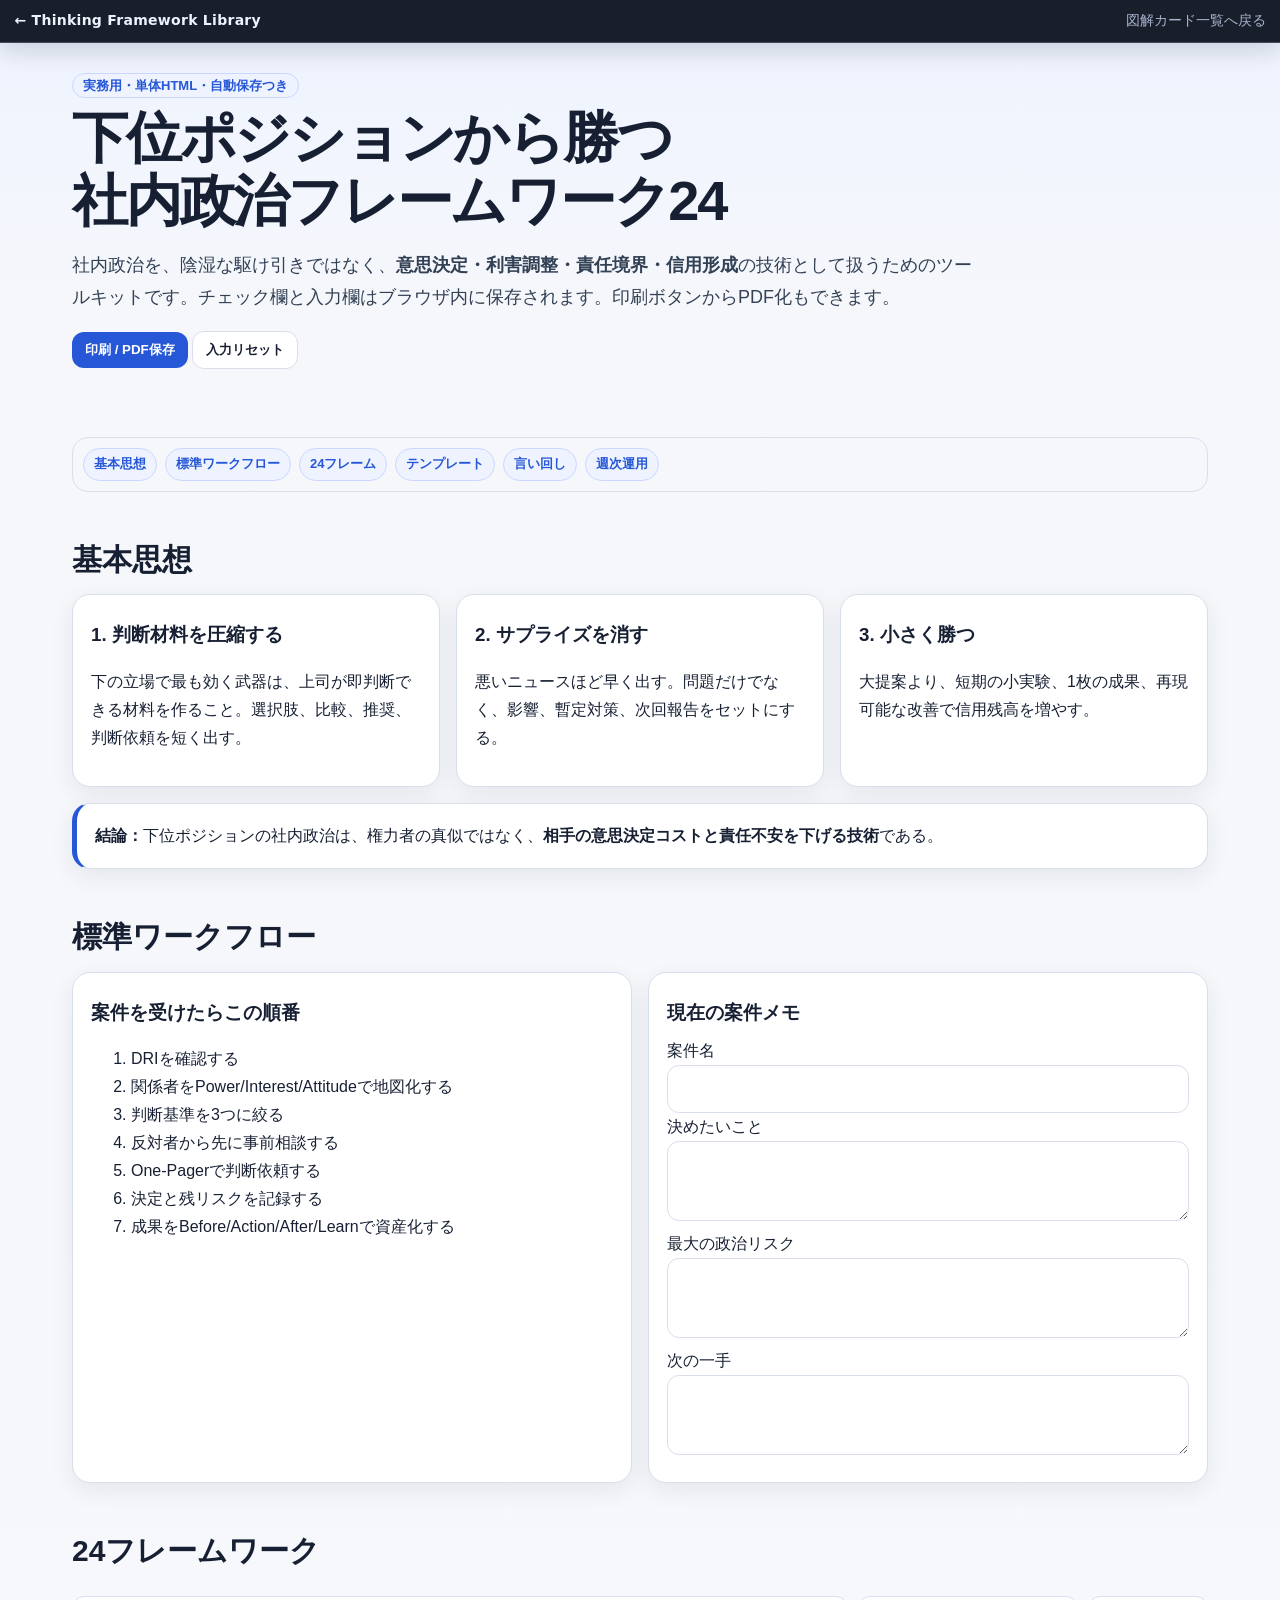
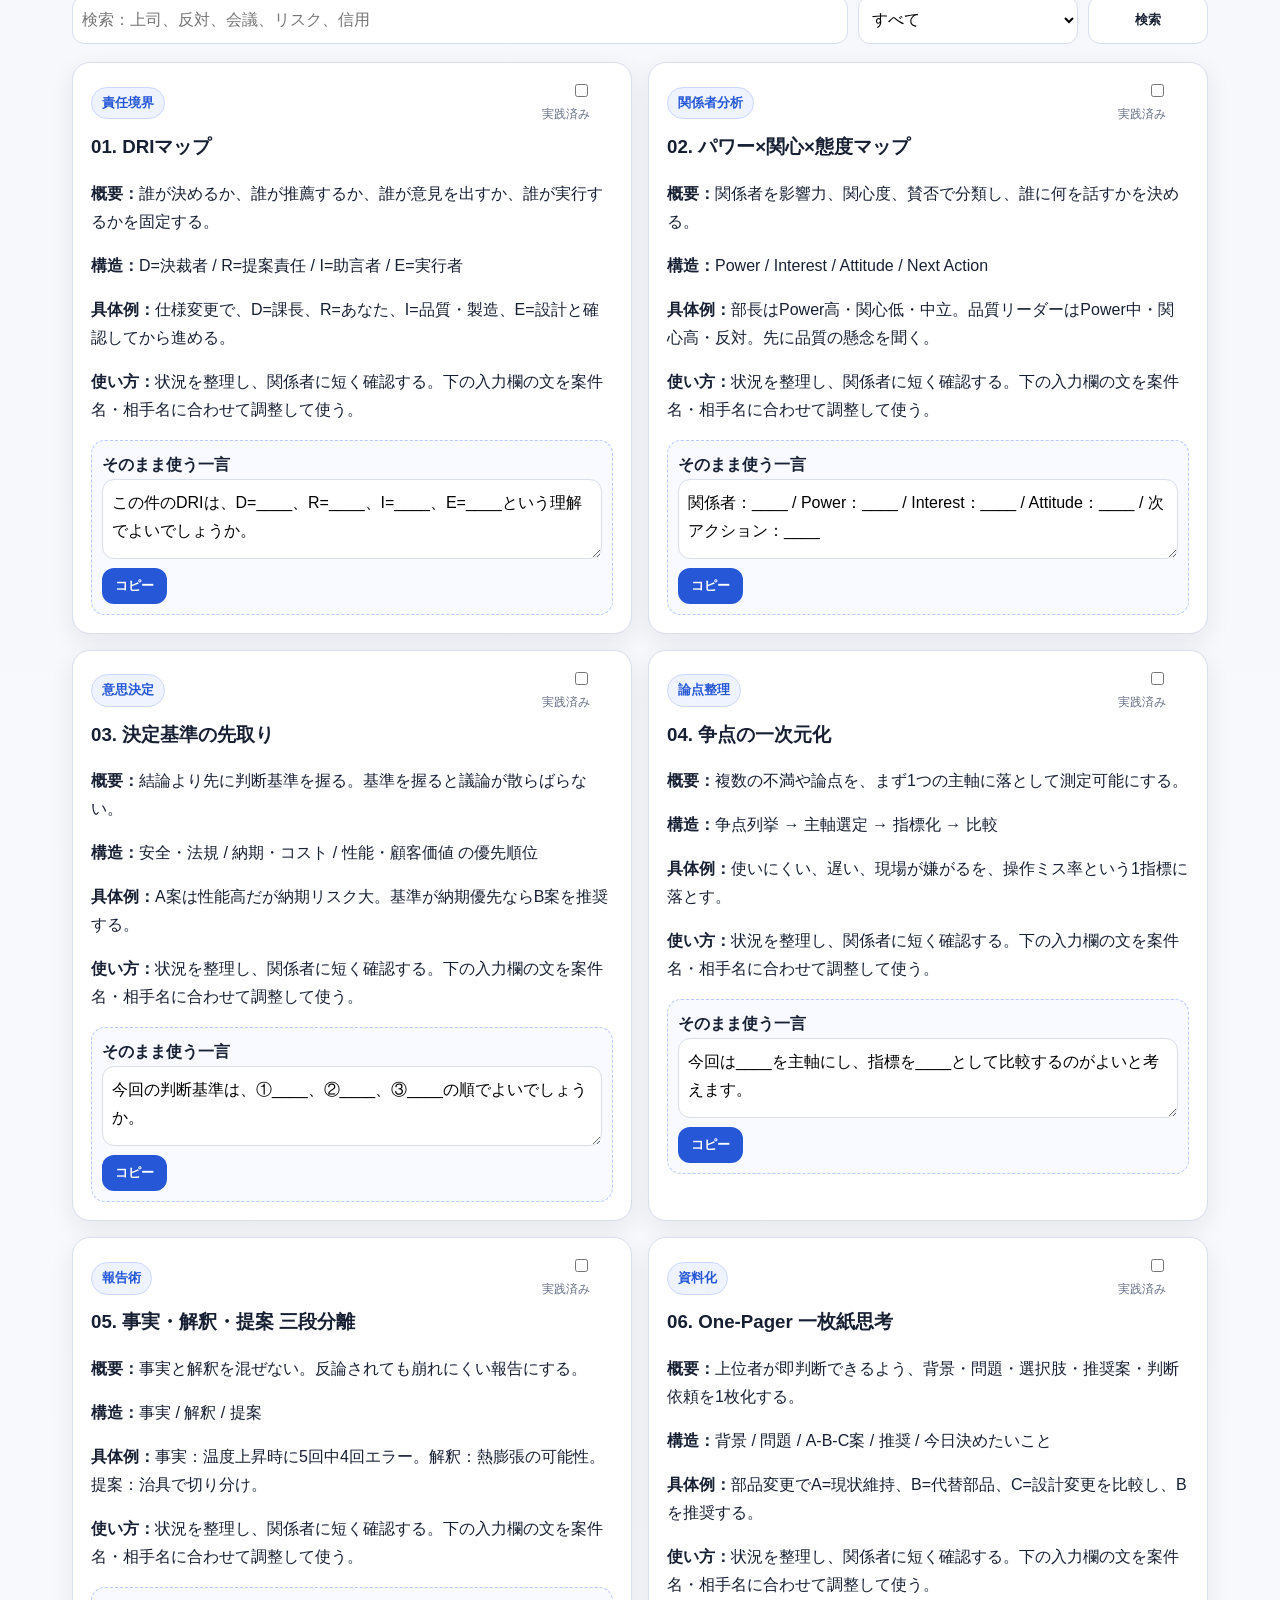
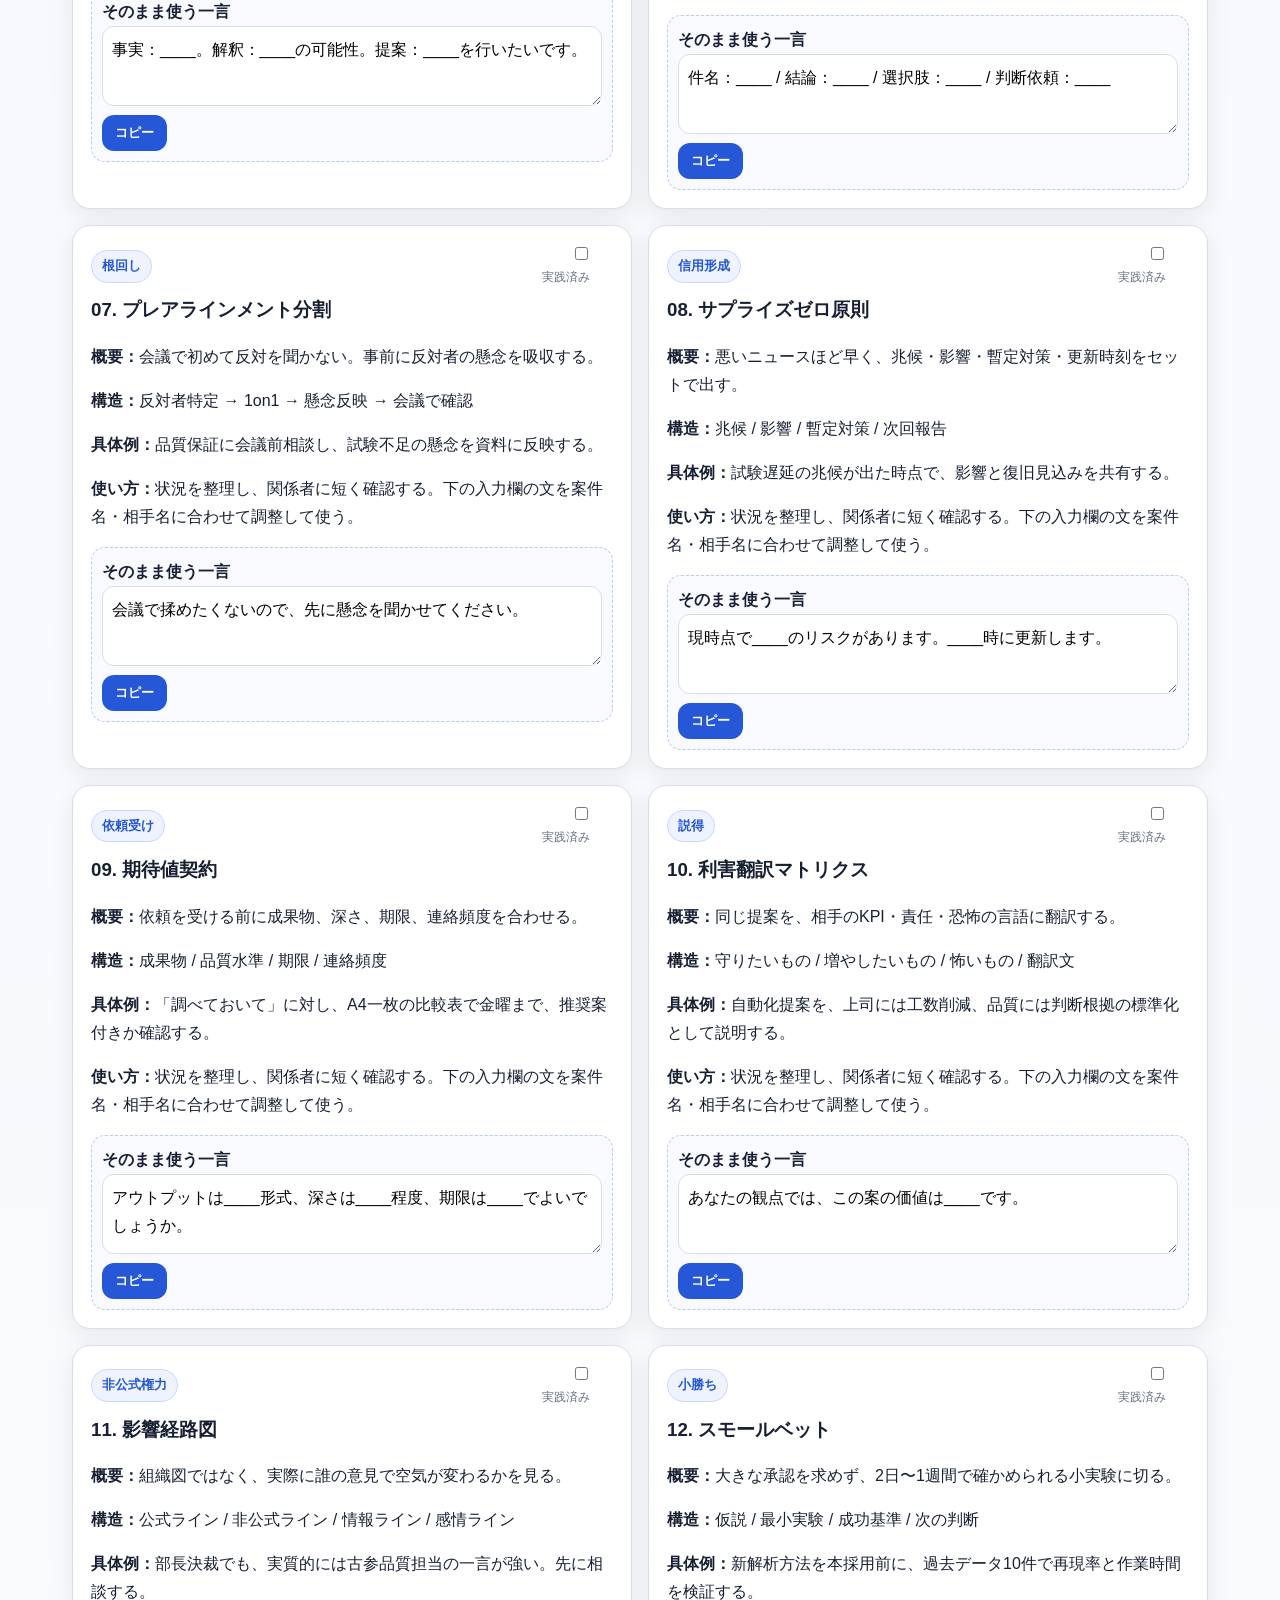
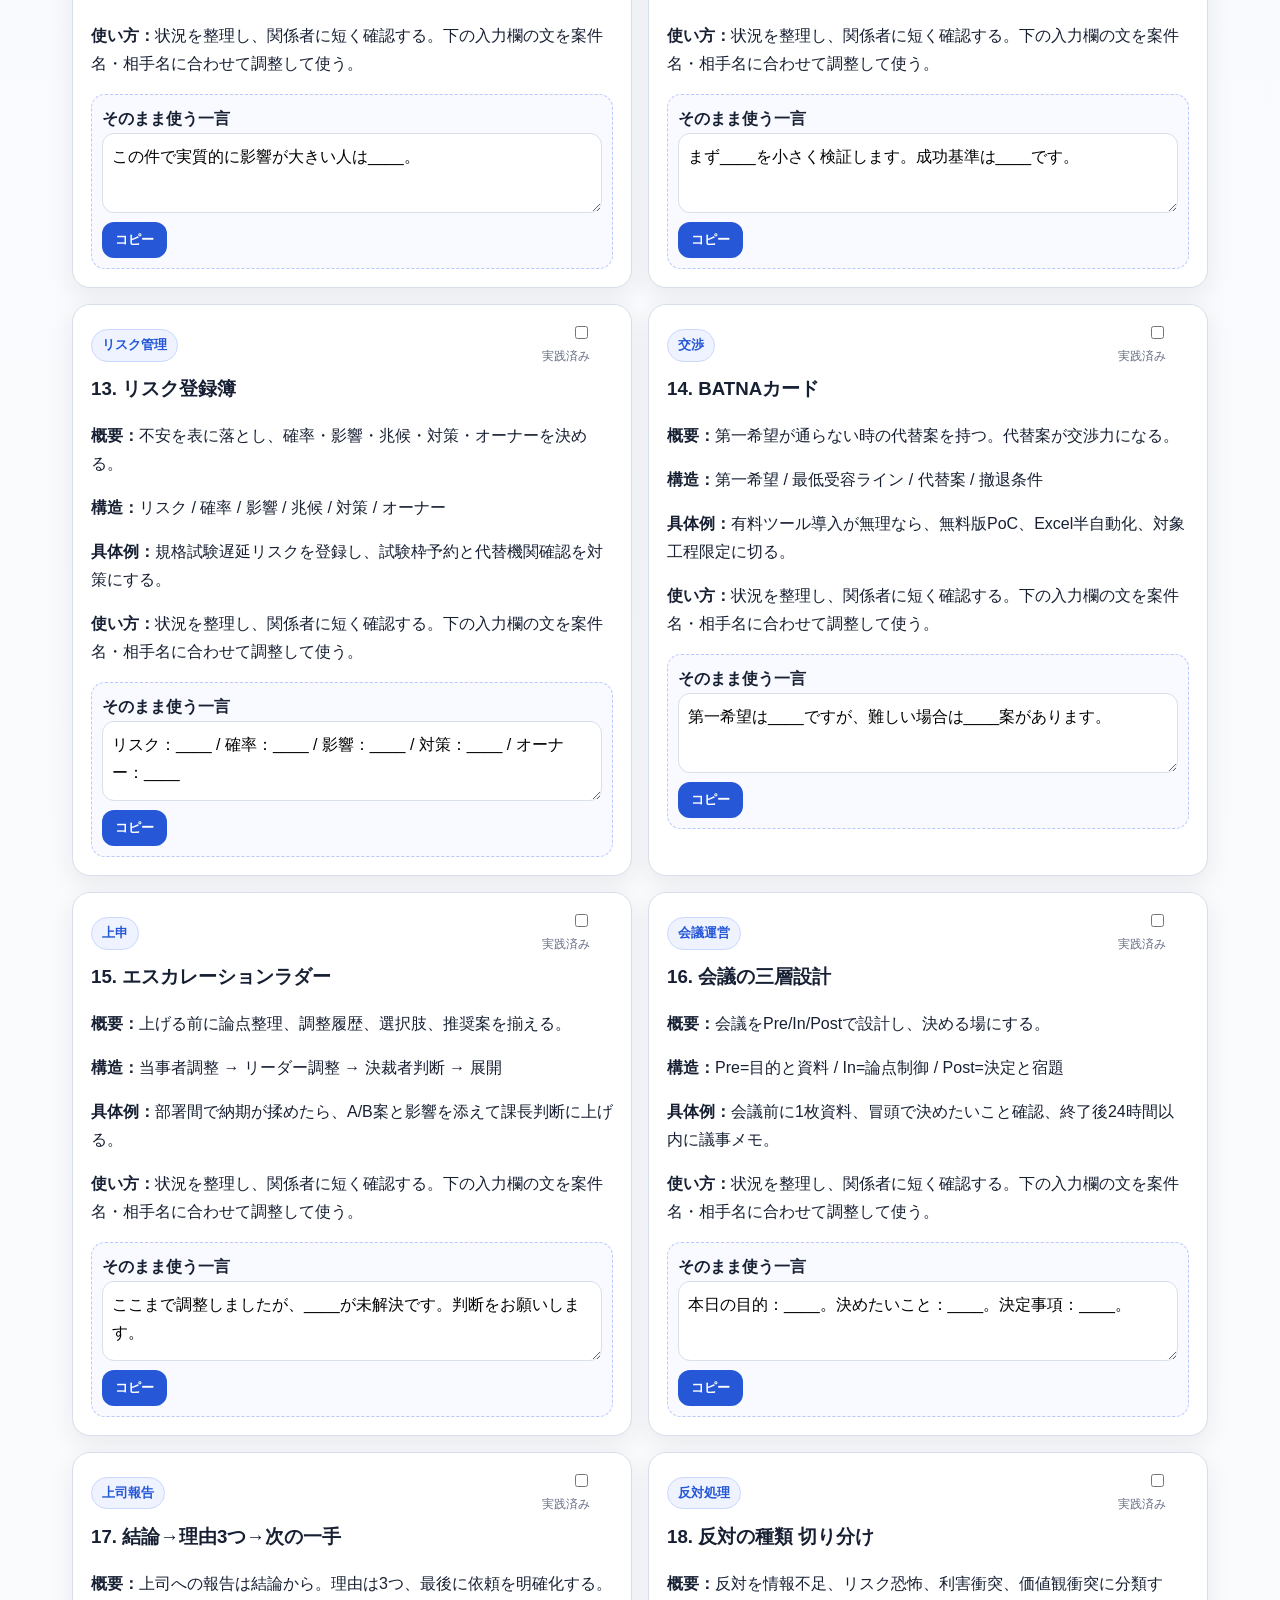
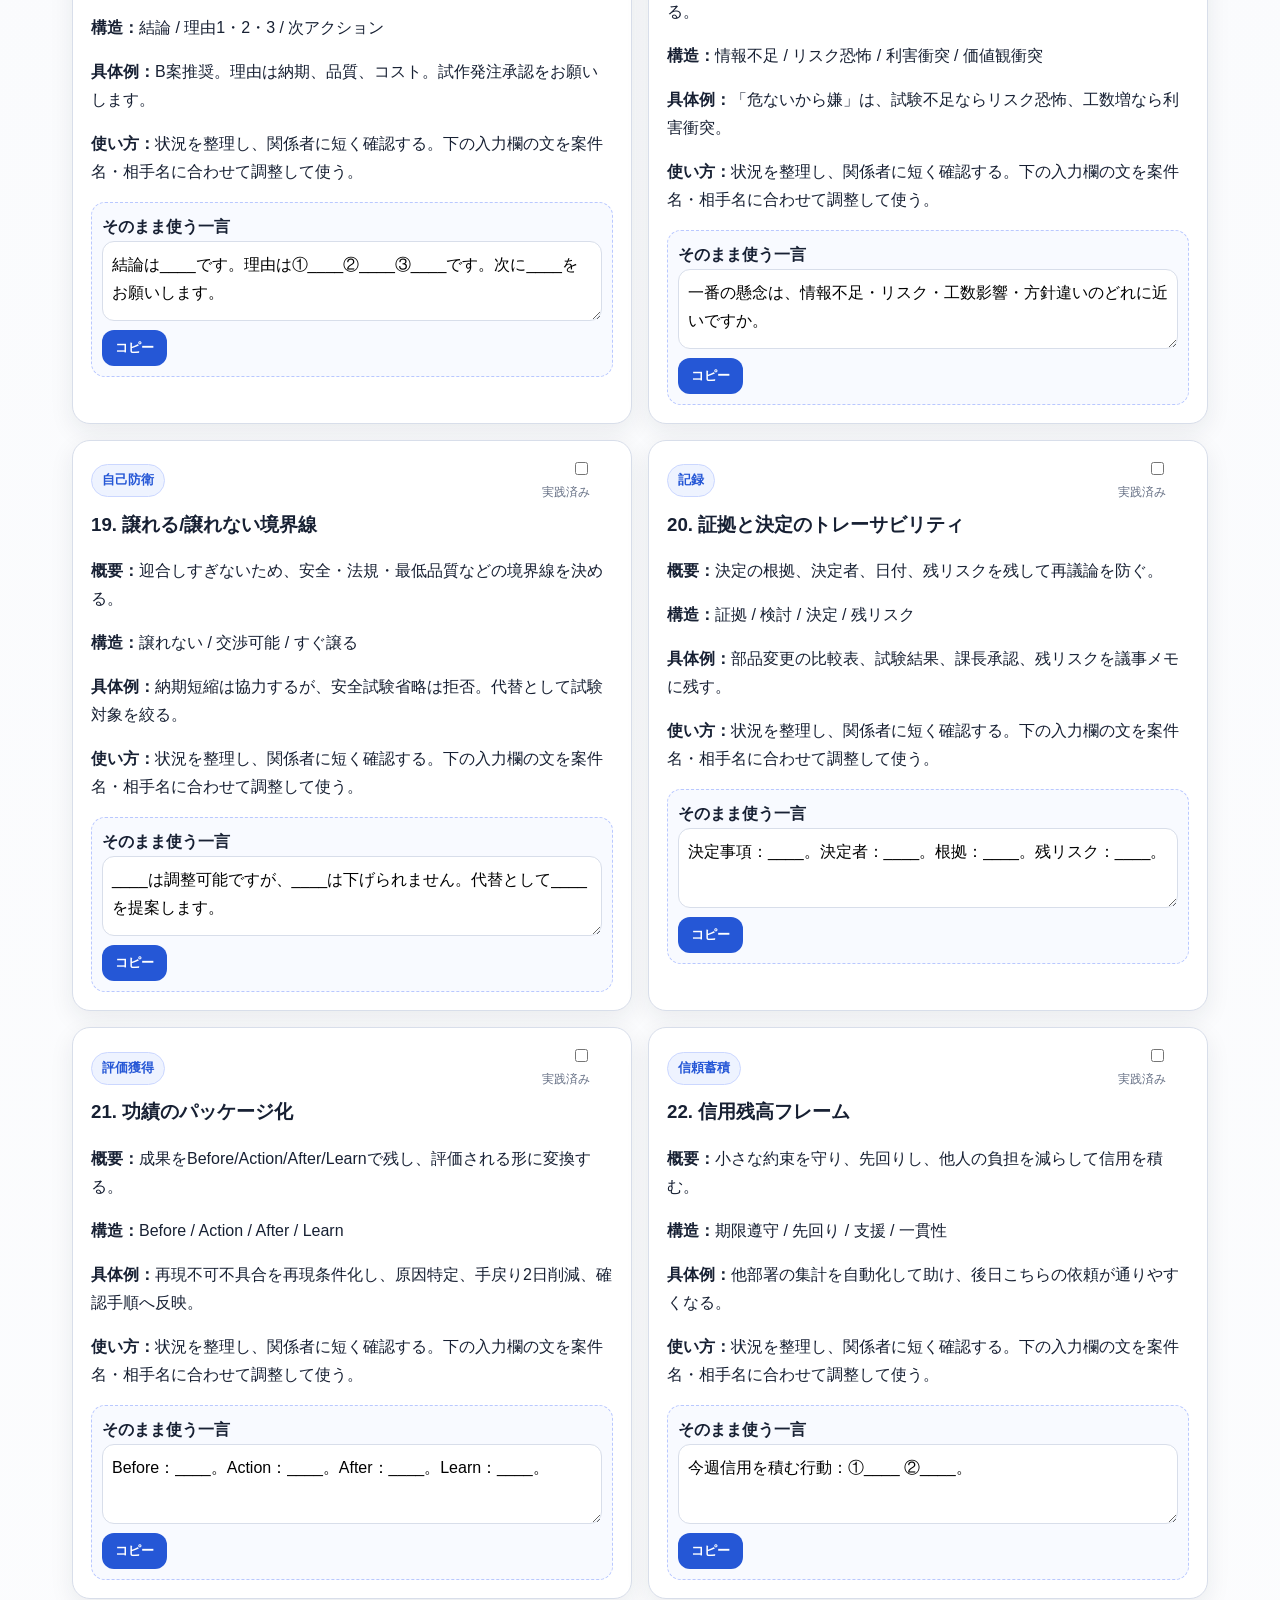
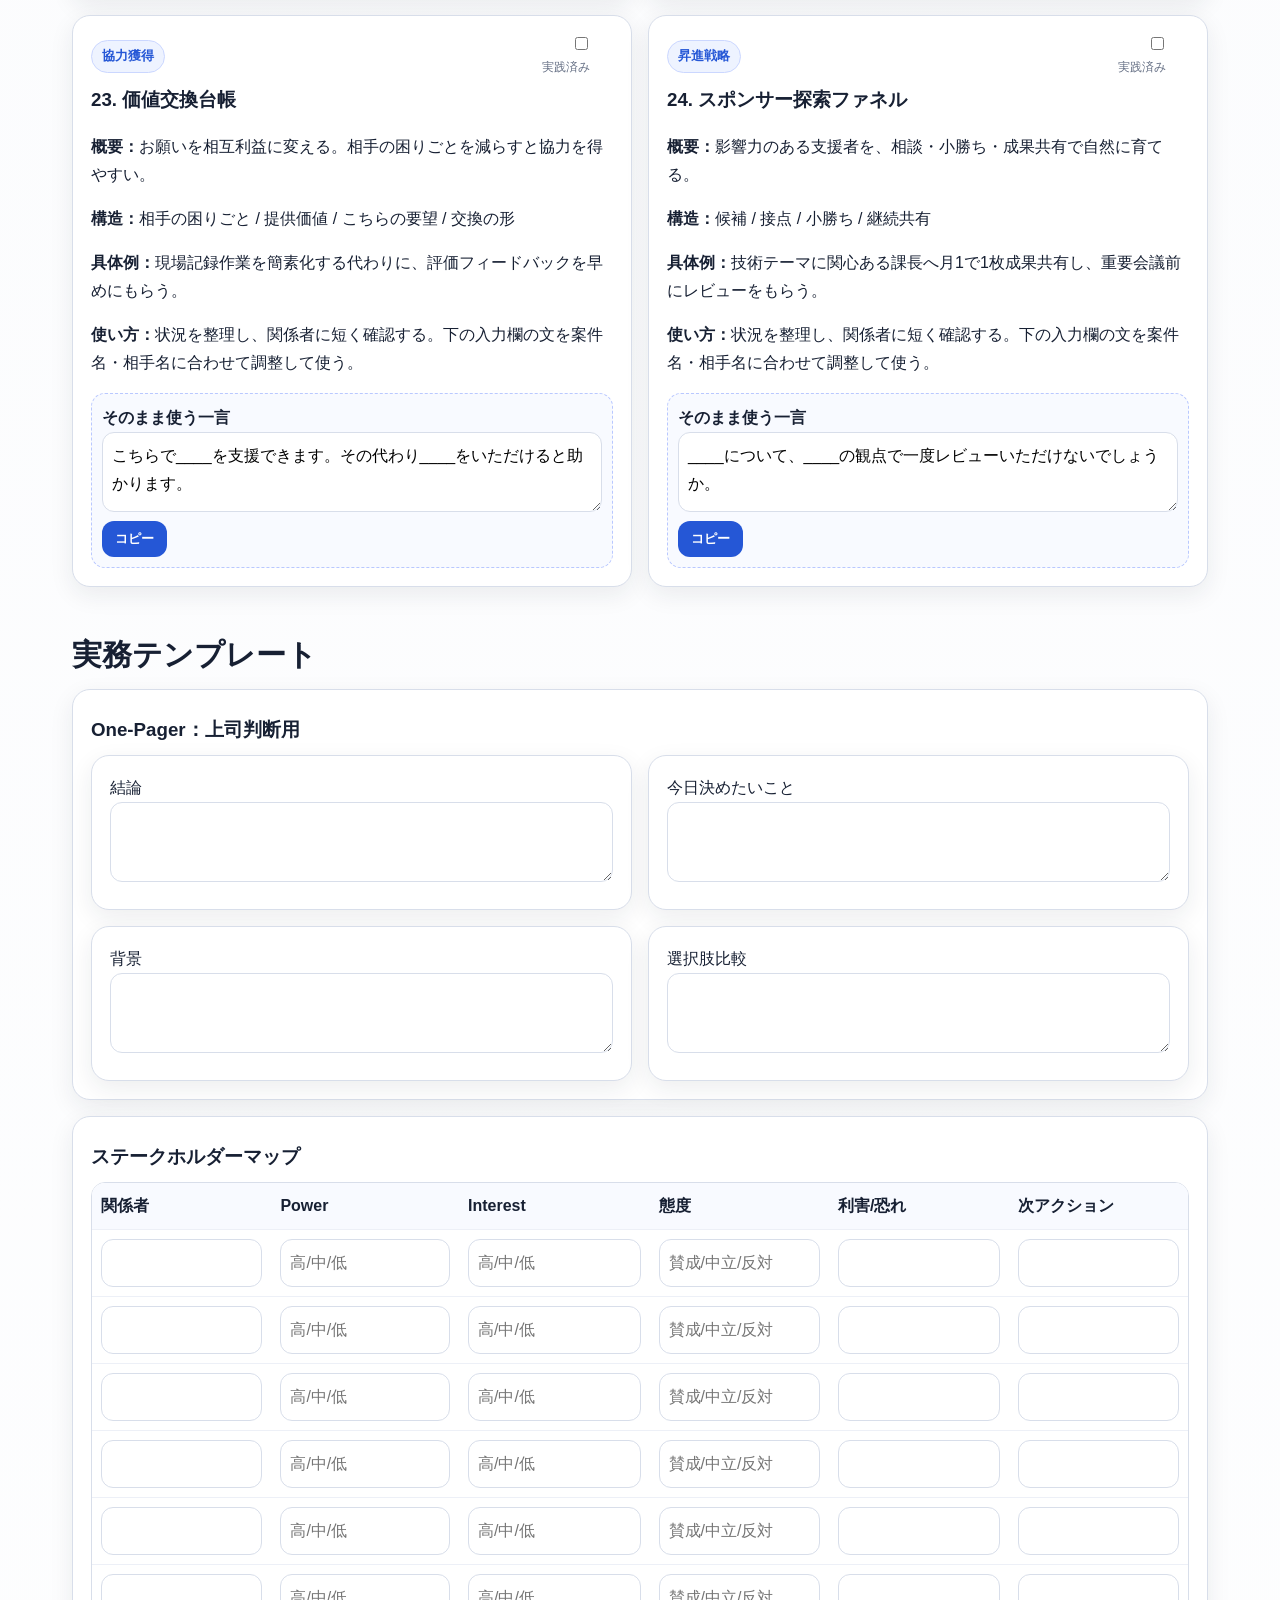
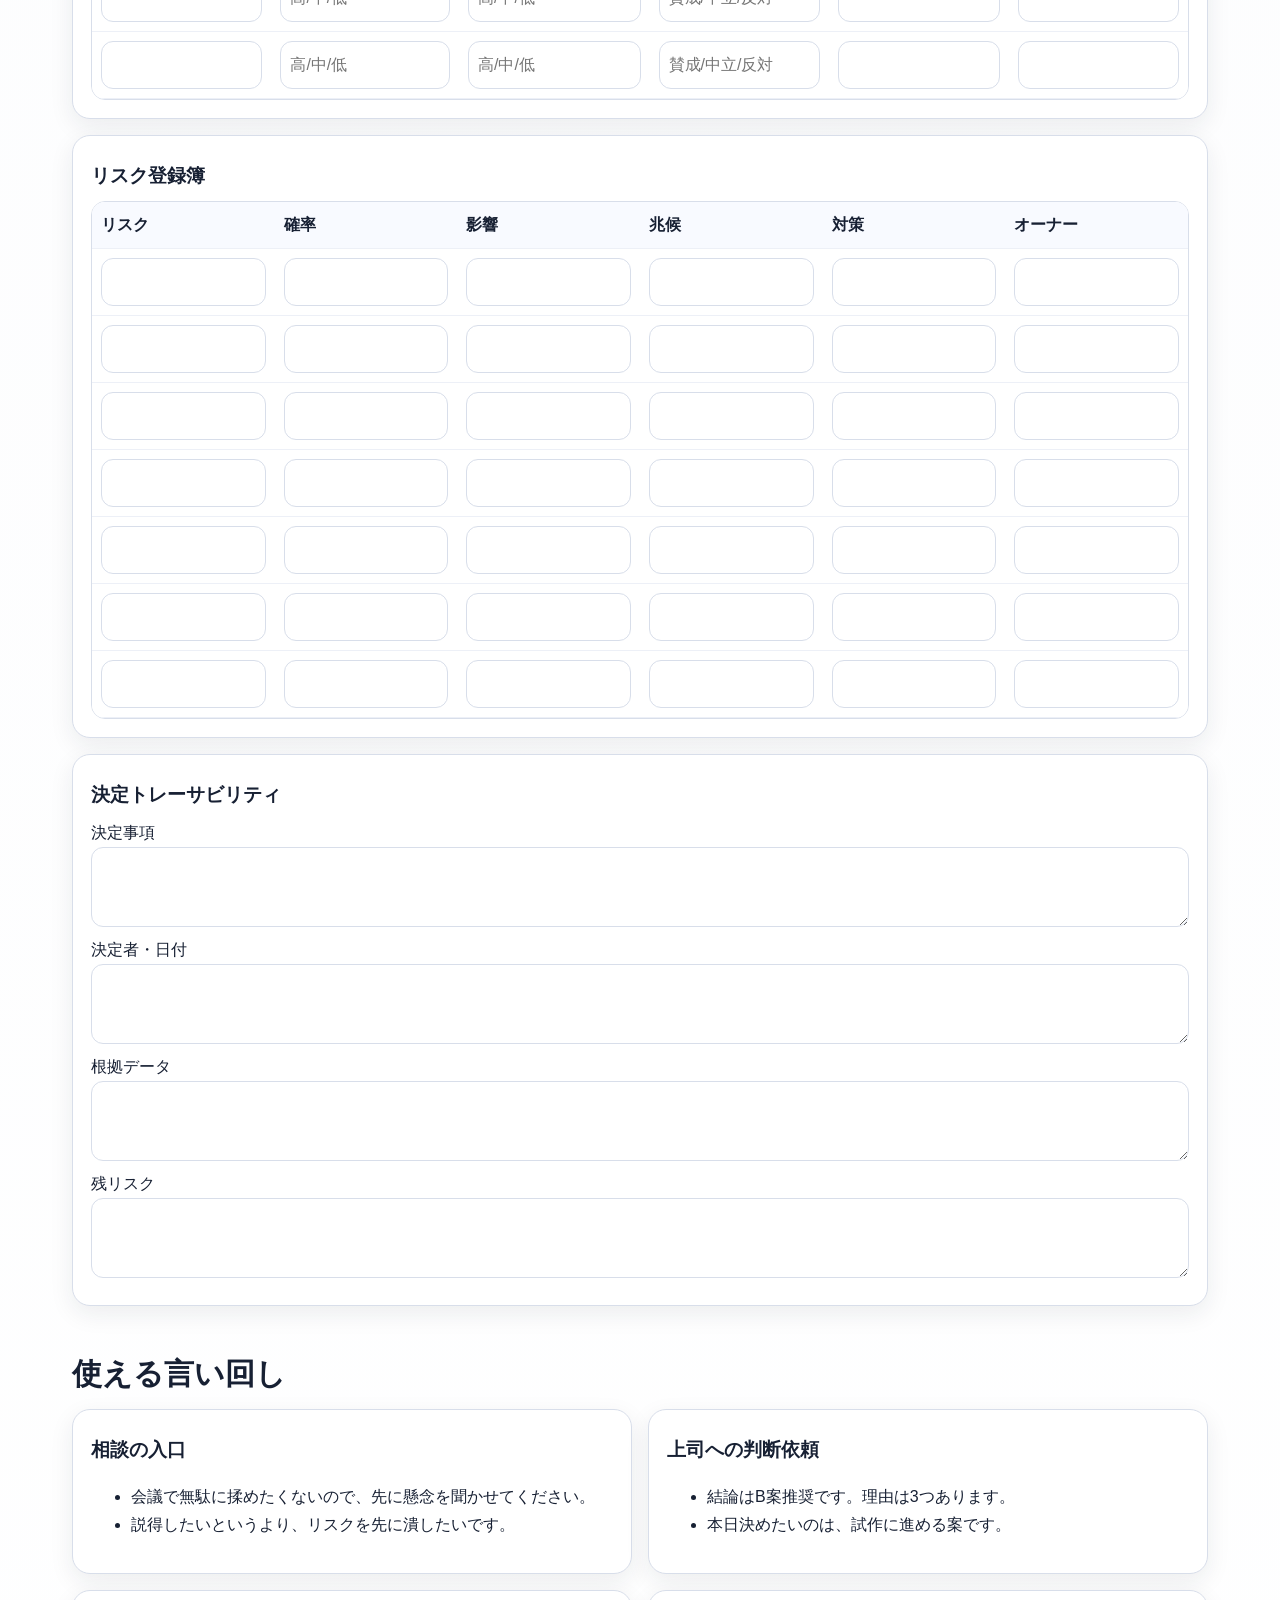
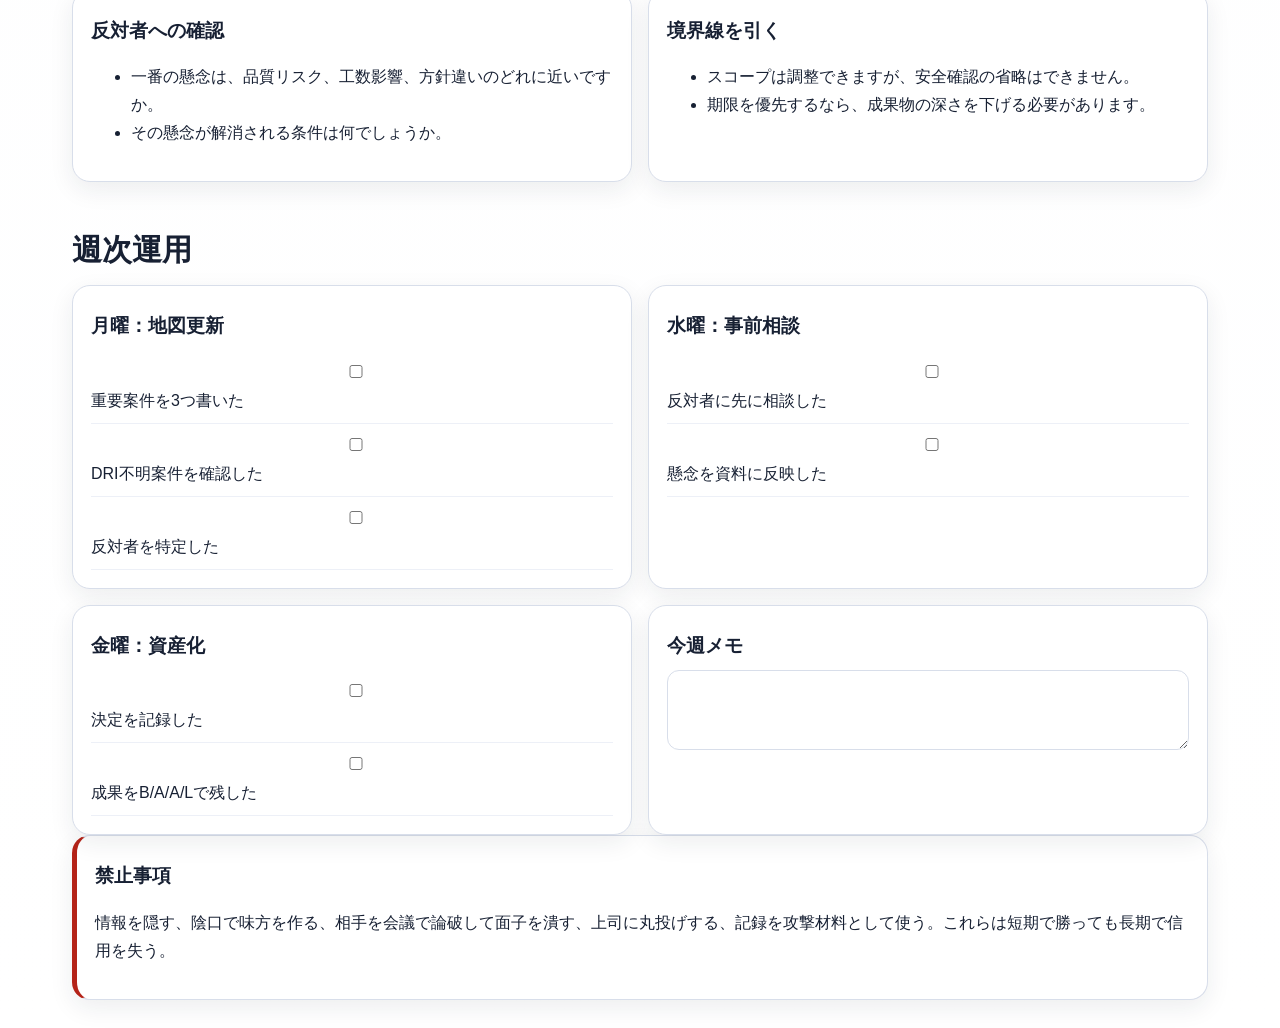
<file: preview (7).html>
<!doctype html><html lang="ja"><head><meta charset="utf-8"><meta name="viewport" content="width=device-width,initial-scale=1"><title>社内政治フレームワーク24 実践ツールキット</title><style>
:root{--bg:#f5f7fb;--paper:#fff;--ink:#172033;--muted:#667085;--line:#d8deea;--accent:#2557d6;--soft:#eef3ff;--danger:#b42318;--ok:#087443}*{box-sizing:border-box}body{margin:0;font-family:-apple-system,BlinkMacSystemFont,'Segoe UI','Noto Sans JP','Hiragino Sans','Yu Gothic',Meiryo,sans-serif;line-height:1.75;color:var(--ink);background:linear-gradient(#eef3ff,var(--bg) 300px,#fff)}header,main{max-width:1180px;margin:auto;padding:28px 22px}h1{font-size:clamp(30px,5vw,56px);line-height:1.12;margin:8px 0 16px;letter-spacing:-.04em}h2{font-size:30px;margin:42px 0 8px}h3{margin:6px 0 8px}.lead{font-size:18px;color:#334155;max-width:900px}.nav{position:sticky;top:0;background:rgba(245,247,251,.94);backdrop-filter:blur(10px);z-index:10;border:1px solid var(--line);border-radius:16px;padding:10px;margin:12px 0 20px;display:flex;flex-wrap:wrap;gap:8px}.nav a,.badge,.top span{border:1px solid #cbd7ff;background:var(--soft);color:var(--accent);border-radius:999px;padding:4px 10px;font-size:13px;font-weight:700;text-decoration:none}.grid{display:grid;grid-template-columns:repeat(12,1fr);gap:16px}.card{grid-column:span 6;background:var(--paper);border:1px solid var(--line);border-radius:18px;padding:18px;box-shadow:0 8px 24px rgba(23,32,51,.08)}.full{grid-column:1/-1}.third{grid-column:span 4}.top{display:flex;justify-content:space-between;gap:10px;align-items:center}.top label{font-size:12px;color:var(--muted)}.tpl{background:#f8faff;border:1px dashed #b9c8ff;border-radius:14px;padding:10px;margin-top:10px}textarea,input,select{width:100%;border:1px solid var(--line);border-radius:12px;padding:9px;font:inherit;background:#fff}textarea{min-height:80px;resize:vertical}button{border:0;border-radius:12px;background:var(--accent);color:#fff;font-weight:700;padding:9px 13px;cursor:pointer}button.secondary{background:#fff;color:var(--ink);border:1px solid var(--line)}.toolbar{display:grid;grid-template-columns:1fr 220px 120px;gap:10px;margin:18px 0}table{width:100%;border-collapse:collapse;min-width:850px;background:#fff}th,td{border-bottom:1px solid #edf0f7;padding:9px;text-align:left;vertical-align:top}th{background:#f8faff}.tablewrap{overflow:auto;border:1px solid var(--line);border-radius:14px}.notice{border-left:5px solid var(--accent)}.warn{border-left:5px solid var(--danger)}.ok{border-left:5px solid var(--ok)}.small{font-size:13px;color:var(--muted)}.check label{display:block;border-bottom:1px solid #edf0f7;padding:8px 0}@media(max-width:850px){.card,.third{grid-column:1/-1}.toolbar{grid-template-columns:1fr}}@media print{.nav,.toolbar,button{display:none!important}.card{box-shadow:none;break-inside:avoid}header,main{max-width:none;padding:0}}
</style>
<!-- Thinking Framework Library portal link styles -->
<style>
.tfl-portal-link{position:sticky;top:0;z-index:9999;display:flex;align-items:center;justify-content:space-between;gap:.75rem;padding:.65rem .9rem;margin:0;background:rgba(12,17,29,.94);color:#eef2ff;border-bottom:1px solid rgba(148,163,184,.35);font-family:system-ui,-apple-system,BlinkMacSystemFont,"Segoe UI",sans-serif;font-size:14px;line-height:1.5;text-decoration:none;box-shadow:0 8px 24px rgba(15,23,42,.16)}
.tfl-portal-link strong{font-weight:800;letter-spacing:.02em}
.tfl-portal-link span{color:#a8b3cf}
.tfl-portal-link:focus-visible{outline:3px solid #60a5fa;outline-offset:-3px}
@media (max-width:640px){.tfl-portal-link{align-items:flex-start;flex-direction:column;font-size:13px}}
@media print{.tfl-portal-link{display:none}}
</style>
<!-- /Thinking Framework Library portal link styles -->
</head><body>
<a class="tfl-portal-link" href="index.html" aria-label="Thinking Framework Library ポータルへ戻る"><strong>← Thinking Framework Library</strong><span>図解カード一覧へ戻る</span></a>
<header><span class="badge">実務用・単体HTML・自動保存つき</span><h1>下位ポジションから勝つ<br>社内政治フレームワーク24</h1><p class="lead">社内政治を、陰湿な駆け引きではなく、<b>意思決定・利害調整・責任境界・信用形成</b>の技術として扱うためのツールキットです。チェック欄と入力欄はブラウザ内に保存されます。印刷ボタンからPDF化もできます。</p><button onclick="window.print()">印刷 / PDF保存</button> <button class="secondary" onclick="clearAll()">入力リセット</button></header><main><nav class="nav"><a href="#principle">基本思想</a><a href="#flow">標準ワークフロー</a><a href="#fw">24フレーム</a><a href="#templates">テンプレート</a><a href="#phrases">言い回し</a><a href="#weekly">週次運用</a></nav>
<section id="principle"><h2>基本思想</h2><div class="grid"><div class="card third"><h3>1. 判断材料を圧縮する</h3><p>下の立場で最も効く武器は、上司が即判断できる材料を作ること。選択肢、比較、推奨、判断依頼を短く出す。</p></div><div class="card third"><h3>2. サプライズを消す</h3><p>悪いニュースほど早く出す。問題だけでなく、影響、暫定対策、次回報告をセットにする。</p></div><div class="card third"><h3>3. 小さく勝つ</h3><p>大提案より、短期の小実験、1枚の成果、再現可能な改善で信用残高を増やす。</p></div><div class="card full notice"><b>結論：</b>下位ポジションの社内政治は、権力者の真似ではなく、<b>相手の意思決定コストと責任不安を下げる技術</b>である。</div></div></section>
<section id="flow"><h2>標準ワークフロー</h2><div class="grid"><div class="card"><h3>案件を受けたらこの順番</h3><ol><li>DRIを確認する</li><li>関係者をPower/Interest/Attitudeで地図化する</li><li>判断基準を3つに絞る</li><li>反対者から先に事前相談する</li><li>One-Pagerで判断依頼する</li><li>決定と残リスクを記録する</li><li>成果をBefore/Action/After/Learnで資産化する</li></ol></div><div class="card"><h3>現在の案件メモ</h3><label>案件名<input data-save="case"></label><label>決めたいこと<textarea data-save="decision"></textarea></label><label>最大の政治リスク<textarea data-save="risk"></textarea></label><label>次の一手<textarea data-save="next"></textarea></label></div></div></section>
<section id="fw"><h2>24フレームワーク</h2><div class="toolbar"><input id="q" placeholder="検索：上司、反対、会議、リスク、信用"><select id="tag"><option value="">すべて</option><option>リスク管理</option><option>上司報告</option><option>上申</option><option>交渉</option><option>会議運営</option><option>依頼受け</option><option>信用形成</option><option>信頼蓄積</option><option>協力獲得</option><option>反対処理</option><option>報告術</option><option>小勝ち</option><option>意思決定</option><option>昇進戦略</option><option>根回し</option><option>自己防衛</option><option>記録</option><option>評価獲得</option><option>説得</option><option>論点整理</option><option>責任境界</option><option>資料化</option><option>関係者分析</option><option>非公式権力</option></select><button class="secondary" onclick="filterCards()">検索</button></div><div class="grid" id="cards"><article class="card fw" data-tag="責任境界"><div class="top"><span>責任境界</span><label><input type="checkbox" data-check="fw1"> 実践済み</label></div><h3>01. DRIマップ</h3><p><b>概要：</b>誰が決めるか、誰が推薦するか、誰が意見を出すか、誰が実行するかを固定する。</p><p><b>構造：</b>D=決裁者 / R=提案責任 / I=助言者 / E=実行者</p><p><b>具体例：</b>仕様変更で、D=課長、R=あなた、I=品質・製造、E=設計と確認してから進める。</p><p><b>使い方：</b>状況を整理し、関係者に短く確認する。下の入力欄の文を案件名・相手名に合わせて調整して使う。</p><div class="tpl"><b>そのまま使う一言</b><textarea data-save="tpl1">この件のDRIは、D=____、R=____、I=____、E=____という理解でよいでしょうか。</textarea><button onclick="copyText(this)">コピー</button></div></article><article class="card fw" data-tag="関係者分析"><div class="top"><span>関係者分析</span><label><input type="checkbox" data-check="fw2"> 実践済み</label></div><h3>02. パワー×関心×態度マップ</h3><p><b>概要：</b>関係者を影響力、関心度、賛否で分類し、誰に何を話すかを決める。</p><p><b>構造：</b>Power / Interest / Attitude / Next Action</p><p><b>具体例：</b>部長はPower高・関心低・中立。品質リーダーはPower中・関心高・反対。先に品質の懸念を聞く。</p><p><b>使い方：</b>状況を整理し、関係者に短く確認する。下の入力欄の文を案件名・相手名に合わせて調整して使う。</p><div class="tpl"><b>そのまま使う一言</b><textarea data-save="tpl2">関係者：____ / Power：____ / Interest：____ / Attitude：____ / 次アクション：____</textarea><button onclick="copyText(this)">コピー</button></div></article><article class="card fw" data-tag="意思決定"><div class="top"><span>意思決定</span><label><input type="checkbox" data-check="fw3"> 実践済み</label></div><h3>03. 決定基準の先取り</h3><p><b>概要：</b>結論より先に判断基準を握る。基準を握ると議論が散らばらない。</p><p><b>構造：</b>安全・法規 / 納期・コスト / 性能・顧客価値 の優先順位</p><p><b>具体例：</b>A案は性能高だが納期リスク大。基準が納期優先ならB案を推奨する。</p><p><b>使い方：</b>状況を整理し、関係者に短く確認する。下の入力欄の文を案件名・相手名に合わせて調整して使う。</p><div class="tpl"><b>そのまま使う一言</b><textarea data-save="tpl3">今回の判断基準は、①____、②____、③____の順でよいでしょうか。</textarea><button onclick="copyText(this)">コピー</button></div></article><article class="card fw" data-tag="論点整理"><div class="top"><span>論点整理</span><label><input type="checkbox" data-check="fw4"> 実践済み</label></div><h3>04. 争点の一次元化</h3><p><b>概要：</b>複数の不満や論点を、まず1つの主軸に落として測定可能にする。</p><p><b>構造：</b>争点列挙 → 主軸選定 → 指標化 → 比較</p><p><b>具体例：</b>使いにくい、遅い、現場が嫌がるを、操作ミス率という1指標に落とす。</p><p><b>使い方：</b>状況を整理し、関係者に短く確認する。下の入力欄の文を案件名・相手名に合わせて調整して使う。</p><div class="tpl"><b>そのまま使う一言</b><textarea data-save="tpl4">今回は____を主軸にし、指標を____として比較するのがよいと考えます。</textarea><button onclick="copyText(this)">コピー</button></div></article><article class="card fw" data-tag="報告術"><div class="top"><span>報告術</span><label><input type="checkbox" data-check="fw5"> 実践済み</label></div><h3>05. 事実・解釈・提案 三段分離</h3><p><b>概要：</b>事実と解釈を混ぜない。反論されても崩れにくい報告にする。</p><p><b>構造：</b>事実 / 解釈 / 提案</p><p><b>具体例：</b>事実：温度上昇時に5回中4回エラー。解釈：熱膨張の可能性。提案：治具で切り分け。</p><p><b>使い方：</b>状況を整理し、関係者に短く確認する。下の入力欄の文を案件名・相手名に合わせて調整して使う。</p><div class="tpl"><b>そのまま使う一言</b><textarea data-save="tpl5">事実：____。解釈：____の可能性。提案：____を行いたいです。</textarea><button onclick="copyText(this)">コピー</button></div></article><article class="card fw" data-tag="資料化"><div class="top"><span>資料化</span><label><input type="checkbox" data-check="fw6"> 実践済み</label></div><h3>06. One-Pager 一枚紙思考</h3><p><b>概要：</b>上位者が即判断できるよう、背景・問題・選択肢・推奨案・判断依頼を1枚化する。</p><p><b>構造：</b>背景 / 問題 / A-B-C案 / 推奨 / 今日決めたいこと</p><p><b>具体例：</b>部品変更でA=現状維持、B=代替部品、C=設計変更を比較し、Bを推奨する。</p><p><b>使い方：</b>状況を整理し、関係者に短く確認する。下の入力欄の文を案件名・相手名に合わせて調整して使う。</p><div class="tpl"><b>そのまま使う一言</b><textarea data-save="tpl6">件名：____ / 結論：____ / 選択肢：____ / 判断依頼：____</textarea><button onclick="copyText(this)">コピー</button></div></article><article class="card fw" data-tag="根回し"><div class="top"><span>根回し</span><label><input type="checkbox" data-check="fw7"> 実践済み</label></div><h3>07. プレアラインメント分割</h3><p><b>概要：</b>会議で初めて反対を聞かない。事前に反対者の懸念を吸収する。</p><p><b>構造：</b>反対者特定 → 1on1 → 懸念反映 → 会議で確認</p><p><b>具体例：</b>品質保証に会議前相談し、試験不足の懸念を資料に反映する。</p><p><b>使い方：</b>状況を整理し、関係者に短く確認する。下の入力欄の文を案件名・相手名に合わせて調整して使う。</p><div class="tpl"><b>そのまま使う一言</b><textarea data-save="tpl7">会議で揉めたくないので、先に懸念を聞かせてください。</textarea><button onclick="copyText(this)">コピー</button></div></article><article class="card fw" data-tag="信用形成"><div class="top"><span>信用形成</span><label><input type="checkbox" data-check="fw8"> 実践済み</label></div><h3>08. サプライズゼロ原則</h3><p><b>概要：</b>悪いニュースほど早く、兆候・影響・暫定対策・更新時刻をセットで出す。</p><p><b>構造：</b>兆候 / 影響 / 暫定対策 / 次回報告</p><p><b>具体例：</b>試験遅延の兆候が出た時点で、影響と復旧見込みを共有する。</p><p><b>使い方：</b>状況を整理し、関係者に短く確認する。下の入力欄の文を案件名・相手名に合わせて調整して使う。</p><div class="tpl"><b>そのまま使う一言</b><textarea data-save="tpl8">現時点で____のリスクがあります。____時に更新します。</textarea><button onclick="copyText(this)">コピー</button></div></article><article class="card fw" data-tag="依頼受け"><div class="top"><span>依頼受け</span><label><input type="checkbox" data-check="fw9"> 実践済み</label></div><h3>09. 期待値契約</h3><p><b>概要：</b>依頼を受ける前に成果物、深さ、期限、連絡頻度を合わせる。</p><p><b>構造：</b>成果物 / 品質水準 / 期限 / 連絡頻度</p><p><b>具体例：</b>「調べておいて」に対し、A4一枚の比較表で金曜まで、推奨案付きか確認する。</p><p><b>使い方：</b>状況を整理し、関係者に短く確認する。下の入力欄の文を案件名・相手名に合わせて調整して使う。</p><div class="tpl"><b>そのまま使う一言</b><textarea data-save="tpl9">アウトプットは____形式、深さは____程度、期限は____でよいでしょうか。</textarea><button onclick="copyText(this)">コピー</button></div></article><article class="card fw" data-tag="説得"><div class="top"><span>説得</span><label><input type="checkbox" data-check="fw10"> 実践済み</label></div><h3>10. 利害翻訳マトリクス</h3><p><b>概要：</b>同じ提案を、相手のKPI・責任・恐怖の言語に翻訳する。</p><p><b>構造：</b>守りたいもの / 増やしたいもの / 怖いもの / 翻訳文</p><p><b>具体例：</b>自動化提案を、上司には工数削減、品質には判断根拠の標準化として説明する。</p><p><b>使い方：</b>状況を整理し、関係者に短く確認する。下の入力欄の文を案件名・相手名に合わせて調整して使う。</p><div class="tpl"><b>そのまま使う一言</b><textarea data-save="tpl10">あなたの観点では、この案の価値は____です。</textarea><button onclick="copyText(this)">コピー</button></div></article><article class="card fw" data-tag="非公式権力"><div class="top"><span>非公式権力</span><label><input type="checkbox" data-check="fw11"> 実践済み</label></div><h3>11. 影響経路図</h3><p><b>概要：</b>組織図ではなく、実際に誰の意見で空気が変わるかを見る。</p><p><b>構造：</b>公式ライン / 非公式ライン / 情報ライン / 感情ライン</p><p><b>具体例：</b>部長決裁でも、実質的には古参品質担当の一言が強い。先に相談する。</p><p><b>使い方：</b>状況を整理し、関係者に短く確認する。下の入力欄の文を案件名・相手名に合わせて調整して使う。</p><div class="tpl"><b>そのまま使う一言</b><textarea data-save="tpl11">この件で実質的に影響が大きい人は____。</textarea><button onclick="copyText(this)">コピー</button></div></article><article class="card fw" data-tag="小勝ち"><div class="top"><span>小勝ち</span><label><input type="checkbox" data-check="fw12"> 実践済み</label></div><h3>12. スモールベット</h3><p><b>概要：</b>大きな承認を求めず、2日〜1週間で確かめられる小実験に切る。</p><p><b>構造：</b>仮説 / 最小実験 / 成功基準 / 次の判断</p><p><b>具体例：</b>新解析方法を本採用前に、過去データ10件で再現率と作業時間を検証する。</p><p><b>使い方：</b>状況を整理し、関係者に短く確認する。下の入力欄の文を案件名・相手名に合わせて調整して使う。</p><div class="tpl"><b>そのまま使う一言</b><textarea data-save="tpl12">まず____を小さく検証します。成功基準は____です。</textarea><button onclick="copyText(this)">コピー</button></div></article><article class="card fw" data-tag="リスク管理"><div class="top"><span>リスク管理</span><label><input type="checkbox" data-check="fw13"> 実践済み</label></div><h3>13. リスク登録簿</h3><p><b>概要：</b>不安を表に落とし、確率・影響・兆候・対策・オーナーを決める。</p><p><b>構造：</b>リスク / 確率 / 影響 / 兆候 / 対策 / オーナー</p><p><b>具体例：</b>規格試験遅延リスクを登録し、試験枠予約と代替機関確認を対策にする。</p><p><b>使い方：</b>状況を整理し、関係者に短く確認する。下の入力欄の文を案件名・相手名に合わせて調整して使う。</p><div class="tpl"><b>そのまま使う一言</b><textarea data-save="tpl13">リスク：____ / 確率：____ / 影響：____ / 対策：____ / オーナー：____</textarea><button onclick="copyText(this)">コピー</button></div></article><article class="card fw" data-tag="交渉"><div class="top"><span>交渉</span><label><input type="checkbox" data-check="fw14"> 実践済み</label></div><h3>14. BATNAカード</h3><p><b>概要：</b>第一希望が通らない時の代替案を持つ。代替案が交渉力になる。</p><p><b>構造：</b>第一希望 / 最低受容ライン / 代替案 / 撤退条件</p><p><b>具体例：</b>有料ツール導入が無理なら、無料版PoC、Excel半自動化、対象工程限定に切る。</p><p><b>使い方：</b>状況を整理し、関係者に短く確認する。下の入力欄の文を案件名・相手名に合わせて調整して使う。</p><div class="tpl"><b>そのまま使う一言</b><textarea data-save="tpl14">第一希望は____ですが、難しい場合は____案があります。</textarea><button onclick="copyText(this)">コピー</button></div></article><article class="card fw" data-tag="上申"><div class="top"><span>上申</span><label><input type="checkbox" data-check="fw15"> 実践済み</label></div><h3>15. エスカレーションラダー</h3><p><b>概要：</b>上げる前に論点整理、調整履歴、選択肢、推奨案を揃える。</p><p><b>構造：</b>当事者調整 → リーダー調整 → 決裁者判断 → 展開</p><p><b>具体例：</b>部署間で納期が揉めたら、A/B案と影響を添えて課長判断に上げる。</p><p><b>使い方：</b>状況を整理し、関係者に短く確認する。下の入力欄の文を案件名・相手名に合わせて調整して使う。</p><div class="tpl"><b>そのまま使う一言</b><textarea data-save="tpl15">ここまで調整しましたが、____が未解決です。判断をお願いします。</textarea><button onclick="copyText(this)">コピー</button></div></article><article class="card fw" data-tag="会議運営"><div class="top"><span>会議運営</span><label><input type="checkbox" data-check="fw16"> 実践済み</label></div><h3>16. 会議の三層設計</h3><p><b>概要：</b>会議をPre/In/Postで設計し、決める場にする。</p><p><b>構造：</b>Pre=目的と資料 / In=論点制御 / Post=決定と宿題</p><p><b>具体例：</b>会議前に1枚資料、冒頭で決めたいこと確認、終了後24時間以内に議事メモ。</p><p><b>使い方：</b>状況を整理し、関係者に短く確認する。下の入力欄の文を案件名・相手名に合わせて調整して使う。</p><div class="tpl"><b>そのまま使う一言</b><textarea data-save="tpl16">本日の目的：____。決めたいこと：____。決定事項：____。</textarea><button onclick="copyText(this)">コピー</button></div></article><article class="card fw" data-tag="上司報告"><div class="top"><span>上司報告</span><label><input type="checkbox" data-check="fw17"> 実践済み</label></div><h3>17. 結論→理由3つ→次の一手</h3><p><b>概要：</b>上司への報告は結論から。理由は3つ、最後に依頼を明確化する。</p><p><b>構造：</b>結論 / 理由1・2・3 / 次アクション</p><p><b>具体例：</b>B案推奨。理由は納期、品質、コスト。試作発注承認をお願いします。</p><p><b>使い方：</b>状況を整理し、関係者に短く確認する。下の入力欄の文を案件名・相手名に合わせて調整して使う。</p><div class="tpl"><b>そのまま使う一言</b><textarea data-save="tpl17">結論は____です。理由は①____②____③____です。次に____をお願いします。</textarea><button onclick="copyText(this)">コピー</button></div></article><article class="card fw" data-tag="反対処理"><div class="top"><span>反対処理</span><label><input type="checkbox" data-check="fw18"> 実践済み</label></div><h3>18. 反対の種類 切り分け</h3><p><b>概要：</b>反対を情報不足、リスク恐怖、利害衝突、価値観衝突に分類する。</p><p><b>構造：</b>情報不足 / リスク恐怖 / 利害衝突 / 価値観衝突</p><p><b>具体例：</b>「危ないから嫌」は、試験不足ならリスク恐怖、工数増なら利害衝突。</p><p><b>使い方：</b>状況を整理し、関係者に短く確認する。下の入力欄の文を案件名・相手名に合わせて調整して使う。</p><div class="tpl"><b>そのまま使う一言</b><textarea data-save="tpl18">一番の懸念は、情報不足・リスク・工数影響・方針違いのどれに近いですか。</textarea><button onclick="copyText(this)">コピー</button></div></article><article class="card fw" data-tag="自己防衛"><div class="top"><span>自己防衛</span><label><input type="checkbox" data-check="fw19"> 実践済み</label></div><h3>19. 譲れる/譲れない境界線</h3><p><b>概要：</b>迎合しすぎないため、安全・法規・最低品質などの境界線を決める。</p><p><b>構造：</b>譲れない / 交渉可能 / すぐ譲る</p><p><b>具体例：</b>納期短縮は協力するが、安全試験省略は拒否。代替として試験対象を絞る。</p><p><b>使い方：</b>状況を整理し、関係者に短く確認する。下の入力欄の文を案件名・相手名に合わせて調整して使う。</p><div class="tpl"><b>そのまま使う一言</b><textarea data-save="tpl19">____は調整可能ですが、____は下げられません。代替として____を提案します。</textarea><button onclick="copyText(this)">コピー</button></div></article><article class="card fw" data-tag="記録"><div class="top"><span>記録</span><label><input type="checkbox" data-check="fw20"> 実践済み</label></div><h3>20. 証拠と決定のトレーサビリティ</h3><p><b>概要：</b>決定の根拠、決定者、日付、残リスクを残して再議論を防ぐ。</p><p><b>構造：</b>証拠 / 検討 / 決定 / 残リスク</p><p><b>具体例：</b>部品変更の比較表、試験結果、課長承認、残リスクを議事メモに残す。</p><p><b>使い方：</b>状況を整理し、関係者に短く確認する。下の入力欄の文を案件名・相手名に合わせて調整して使う。</p><div class="tpl"><b>そのまま使う一言</b><textarea data-save="tpl20">決定事項：____。決定者：____。根拠：____。残リスク：____。</textarea><button onclick="copyText(this)">コピー</button></div></article><article class="card fw" data-tag="評価獲得"><div class="top"><span>評価獲得</span><label><input type="checkbox" data-check="fw21"> 実践済み</label></div><h3>21. 功績のパッケージ化</h3><p><b>概要：</b>成果をBefore/Action/After/Learnで残し、評価される形に変換する。</p><p><b>構造：</b>Before / Action / After / Learn</p><p><b>具体例：</b>再現不可不具合を再現条件化し、原因特定、手戻り2日削減、確認手順へ反映。</p><p><b>使い方：</b>状況を整理し、関係者に短く確認する。下の入力欄の文を案件名・相手名に合わせて調整して使う。</p><div class="tpl"><b>そのまま使う一言</b><textarea data-save="tpl21">Before：____。Action：____。After：____。Learn：____。</textarea><button onclick="copyText(this)">コピー</button></div></article><article class="card fw" data-tag="信頼蓄積"><div class="top"><span>信頼蓄積</span><label><input type="checkbox" data-check="fw22"> 実践済み</label></div><h3>22. 信用残高フレーム</h3><p><b>概要：</b>小さな約束を守り、先回りし、他人の負担を減らして信用を積む。</p><p><b>構造：</b>期限遵守 / 先回り / 支援 / 一貫性</p><p><b>具体例：</b>他部署の集計を自動化して助け、後日こちらの依頼が通りやすくなる。</p><p><b>使い方：</b>状況を整理し、関係者に短く確認する。下の入力欄の文を案件名・相手名に合わせて調整して使う。</p><div class="tpl"><b>そのまま使う一言</b><textarea data-save="tpl22">今週信用を積む行動：①____ ②____。</textarea><button onclick="copyText(this)">コピー</button></div></article><article class="card fw" data-tag="協力獲得"><div class="top"><span>協力獲得</span><label><input type="checkbox" data-check="fw23"> 実践済み</label></div><h3>23. 価値交換台帳</h3><p><b>概要：</b>お願いを相互利益に変える。相手の困りごとを減らすと協力を得やすい。</p><p><b>構造：</b>相手の困りごと / 提供価値 / こちらの要望 / 交換の形</p><p><b>具体例：</b>現場記録作業を簡素化する代わりに、評価フィードバックを早めにもらう。</p><p><b>使い方：</b>状況を整理し、関係者に短く確認する。下の入力欄の文を案件名・相手名に合わせて調整して使う。</p><div class="tpl"><b>そのまま使う一言</b><textarea data-save="tpl23">こちらで____を支援できます。その代わり____をいただけると助かります。</textarea><button onclick="copyText(this)">コピー</button></div></article><article class="card fw" data-tag="昇進戦略"><div class="top"><span>昇進戦略</span><label><input type="checkbox" data-check="fw24"> 実践済み</label></div><h3>24. スポンサー探索ファネル</h3><p><b>概要：</b>影響力のある支援者を、相談・小勝ち・成果共有で自然に育てる。</p><p><b>構造：</b>候補 / 接点 / 小勝ち / 継続共有</p><p><b>具体例：</b>技術テーマに関心ある課長へ月1で1枚成果共有し、重要会議前にレビューをもらう。</p><p><b>使い方：</b>状況を整理し、関係者に短く確認する。下の入力欄の文を案件名・相手名に合わせて調整して使う。</p><div class="tpl"><b>そのまま使う一言</b><textarea data-save="tpl24">____について、____の観点で一度レビューいただけないでしょうか。</textarea><button onclick="copyText(this)">コピー</button></div></article></div></section>
<section id="templates"><h2>実務テンプレート</h2><div class="grid"><div class="card full"><h3>One-Pager：上司判断用</h3><div class="grid"><label class="card">結論<textarea data-save="op1"></textarea></label><label class="card">今日決めたいこと<textarea data-save="op2"></textarea></label><label class="card">背景<textarea data-save="op3"></textarea></label><label class="card">選択肢比較<textarea data-save="op4"></textarea></label></div></div><div class="card full"><h3>ステークホルダーマップ</h3><div class="tablewrap"><table><thead><tr><th>関係者</th><th>Power</th><th>Interest</th><th>態度</th><th>利害/恐れ</th><th>次アクション</th></tr></thead><tbody><tr><td><input data-save="sh1a"></td><td><input data-save="sh1b" placeholder="高/中/低"></td><td><input data-save="sh1c" placeholder="高/中/低"></td><td><input data-save="sh1d" placeholder="賛成/中立/反対"></td><td><input data-save="sh1e"></td><td><input data-save="sh1f"></td></tr><tr><td><input data-save="sh2a"></td><td><input data-save="sh2b" placeholder="高/中/低"></td><td><input data-save="sh2c" placeholder="高/中/低"></td><td><input data-save="sh2d" placeholder="賛成/中立/反対"></td><td><input data-save="sh2e"></td><td><input data-save="sh2f"></td></tr><tr><td><input data-save="sh3a"></td><td><input data-save="sh3b" placeholder="高/中/低"></td><td><input data-save="sh3c" placeholder="高/中/低"></td><td><input data-save="sh3d" placeholder="賛成/中立/反対"></td><td><input data-save="sh3e"></td><td><input data-save="sh3f"></td></tr><tr><td><input data-save="sh4a"></td><td><input data-save="sh4b" placeholder="高/中/低"></td><td><input data-save="sh4c" placeholder="高/中/低"></td><td><input data-save="sh4d" placeholder="賛成/中立/反対"></td><td><input data-save="sh4e"></td><td><input data-save="sh4f"></td></tr><tr><td><input data-save="sh5a"></td><td><input data-save="sh5b" placeholder="高/中/低"></td><td><input data-save="sh5c" placeholder="高/中/低"></td><td><input data-save="sh5d" placeholder="賛成/中立/反対"></td><td><input data-save="sh5e"></td><td><input data-save="sh5f"></td></tr><tr><td><input data-save="sh6a"></td><td><input data-save="sh6b" placeholder="高/中/低"></td><td><input data-save="sh6c" placeholder="高/中/低"></td><td><input data-save="sh6d" placeholder="賛成/中立/反対"></td><td><input data-save="sh6e"></td><td><input data-save="sh6f"></td></tr><tr><td><input data-save="sh7a"></td><td><input data-save="sh7b" placeholder="高/中/低"></td><td><input data-save="sh7c" placeholder="高/中/低"></td><td><input data-save="sh7d" placeholder="賛成/中立/反対"></td><td><input data-save="sh7e"></td><td><input data-save="sh7f"></td></tr></tbody></table></div></div><div class="card full"><h3>リスク登録簿</h3><div class="tablewrap"><table><thead><tr><th>リスク</th><th>確率</th><th>影響</th><th>兆候</th><th>対策</th><th>オーナー</th></tr></thead><tbody><tr><td><input data-save="r1a"></td><td><input data-save="r1b"></td><td><input data-save="r1c"></td><td><input data-save="r1d"></td><td><input data-save="r1e"></td><td><input data-save="r1f"></td></tr><tr><td><input data-save="r2a"></td><td><input data-save="r2b"></td><td><input data-save="r2c"></td><td><input data-save="r2d"></td><td><input data-save="r2e"></td><td><input data-save="r2f"></td></tr><tr><td><input data-save="r3a"></td><td><input data-save="r3b"></td><td><input data-save="r3c"></td><td><input data-save="r3d"></td><td><input data-save="r3e"></td><td><input data-save="r3f"></td></tr><tr><td><input data-save="r4a"></td><td><input data-save="r4b"></td><td><input data-save="r4c"></td><td><input data-save="r4d"></td><td><input data-save="r4e"></td><td><input data-save="r4f"></td></tr><tr><td><input data-save="r5a"></td><td><input data-save="r5b"></td><td><input data-save="r5c"></td><td><input data-save="r5d"></td><td><input data-save="r5e"></td><td><input data-save="r5f"></td></tr><tr><td><input data-save="r6a"></td><td><input data-save="r6b"></td><td><input data-save="r6c"></td><td><input data-save="r6d"></td><td><input data-save="r6e"></td><td><input data-save="r6f"></td></tr><tr><td><input data-save="r7a"></td><td><input data-save="r7b"></td><td><input data-save="r7c"></td><td><input data-save="r7d"></td><td><input data-save="r7e"></td><td><input data-save="r7f"></td></tr></tbody></table></div></div><div class="card full"><h3>決定トレーサビリティ</h3><label>決定事項<textarea data-save="tr1"></textarea></label><label>決定者・日付<textarea data-save="tr2"></textarea></label><label>根拠データ<textarea data-save="tr3"></textarea></label><label>残リスク<textarea data-save="tr4"></textarea></label></div></div></section>
<section id="phrases"><h2>使える言い回し</h2><div class="grid"><div class="card"><h3>相談の入口</h3><ul><li>会議で無駄に揉めたくないので、先に懸念を聞かせてください。</li><li>説得したいというより、リスクを先に潰したいです。</li></ul></div><div class="card"><h3>上司への判断依頼</h3><ul><li>結論はB案推奨です。理由は3つあります。</li><li>本日決めたいのは、試作に進める案です。</li></ul></div><div class="card"><h3>反対者への確認</h3><ul><li>一番の懸念は、品質リスク、工数影響、方針違いのどれに近いですか。</li><li>その懸念が解消される条件は何でしょうか。</li></ul></div><div class="card"><h3>境界線を引く</h3><ul><li>スコープは調整できますが、安全確認の省略はできません。</li><li>期限を優先するなら、成果物の深さを下げる必要があります。</li></ul></div></div></section>
<section id="weekly"><h2>週次運用</h2><div class="grid check"><div class="card"><h3>月曜：地図更新</h3><label><input type="checkbox" data-check="mon1"> 重要案件を3つ書いた</label><label><input type="checkbox" data-check="mon2"> DRI不明案件を確認した</label><label><input type="checkbox" data-check="mon3"> 反対者を特定した</label></div><div class="card"><h3>水曜：事前相談</h3><label><input type="checkbox" data-check="wed1"> 反対者に先に相談した</label><label><input type="checkbox" data-check="wed2"> 懸念を資料に反映した</label></div><div class="card"><h3>金曜：資産化</h3><label><input type="checkbox" data-check="fri1"> 決定を記録した</label><label><input type="checkbox" data-check="fri2"> 成果をB/A/A/Lで残した</label></div><div class="card"><h3>今週メモ</h3><textarea data-save="weeknote"></textarea></div></div><div class="card full warn"><h3>禁止事項</h3><p>情報を隠す、陰口で味方を作る、相手を会議で論破して面子を潰す、上司に丸投げする、記録を攻撃材料として使う。これらは短期で勝っても長期で信用を失う。</p></div></section>
</main><script>
const KEY='office-politics-toolkit-v2';
function save(){const d={};document.querySelectorAll('[data-save]').forEach(e=>d[e.dataset.save]=e.value);document.querySelectorAll('[data-check]').forEach(e=>d['c:'+e.dataset.check]=e.checked);localStorage.setItem(KEY,JSON.stringify(d));}
function load(){try{const d=JSON.parse(localStorage.getItem(KEY)||'{}');document.querySelectorAll('[data-save]').forEach(e=>{if(d[e.dataset.save]!=null)e.value=d[e.dataset.save]});document.querySelectorAll('[data-check]').forEach(e=>{if(d['c:'+e.dataset.check]!=null)e.checked=d['c:'+e.dataset.check]})}catch(e){}}
function clearAll(){if(confirm('保存済み入力をリセットしますか？')){localStorage.removeItem(KEY);location.reload();}}
function filterCards(){const q=document.getElementById('q').value.toLowerCase(),t=document.getElementById('tag').value;document.querySelectorAll('.fw').forEach(c=>{const ok=(!q||c.innerText.toLowerCase().includes(q))&&(!t||c.dataset.tag===t);c.style.display=ok?'':'none';})}
function copyText(btn){const ta=btn.parentElement.querySelector('textarea');ta.select();document.execCommand('copy');btn.textContent='コピー済み';setTimeout(()=>btn.textContent='コピー',900)}
document.addEventListener('input',e=>{if(e.target.matches('[data-save],[data-check]'))save();if(e.target.id==='q')filterCards();});document.addEventListener('change',e=>{if(e.target.matches('[data-save],[data-check]'))save();if(e.target.id==='tag')filterCards();});load();
</script></body></html>
</file>
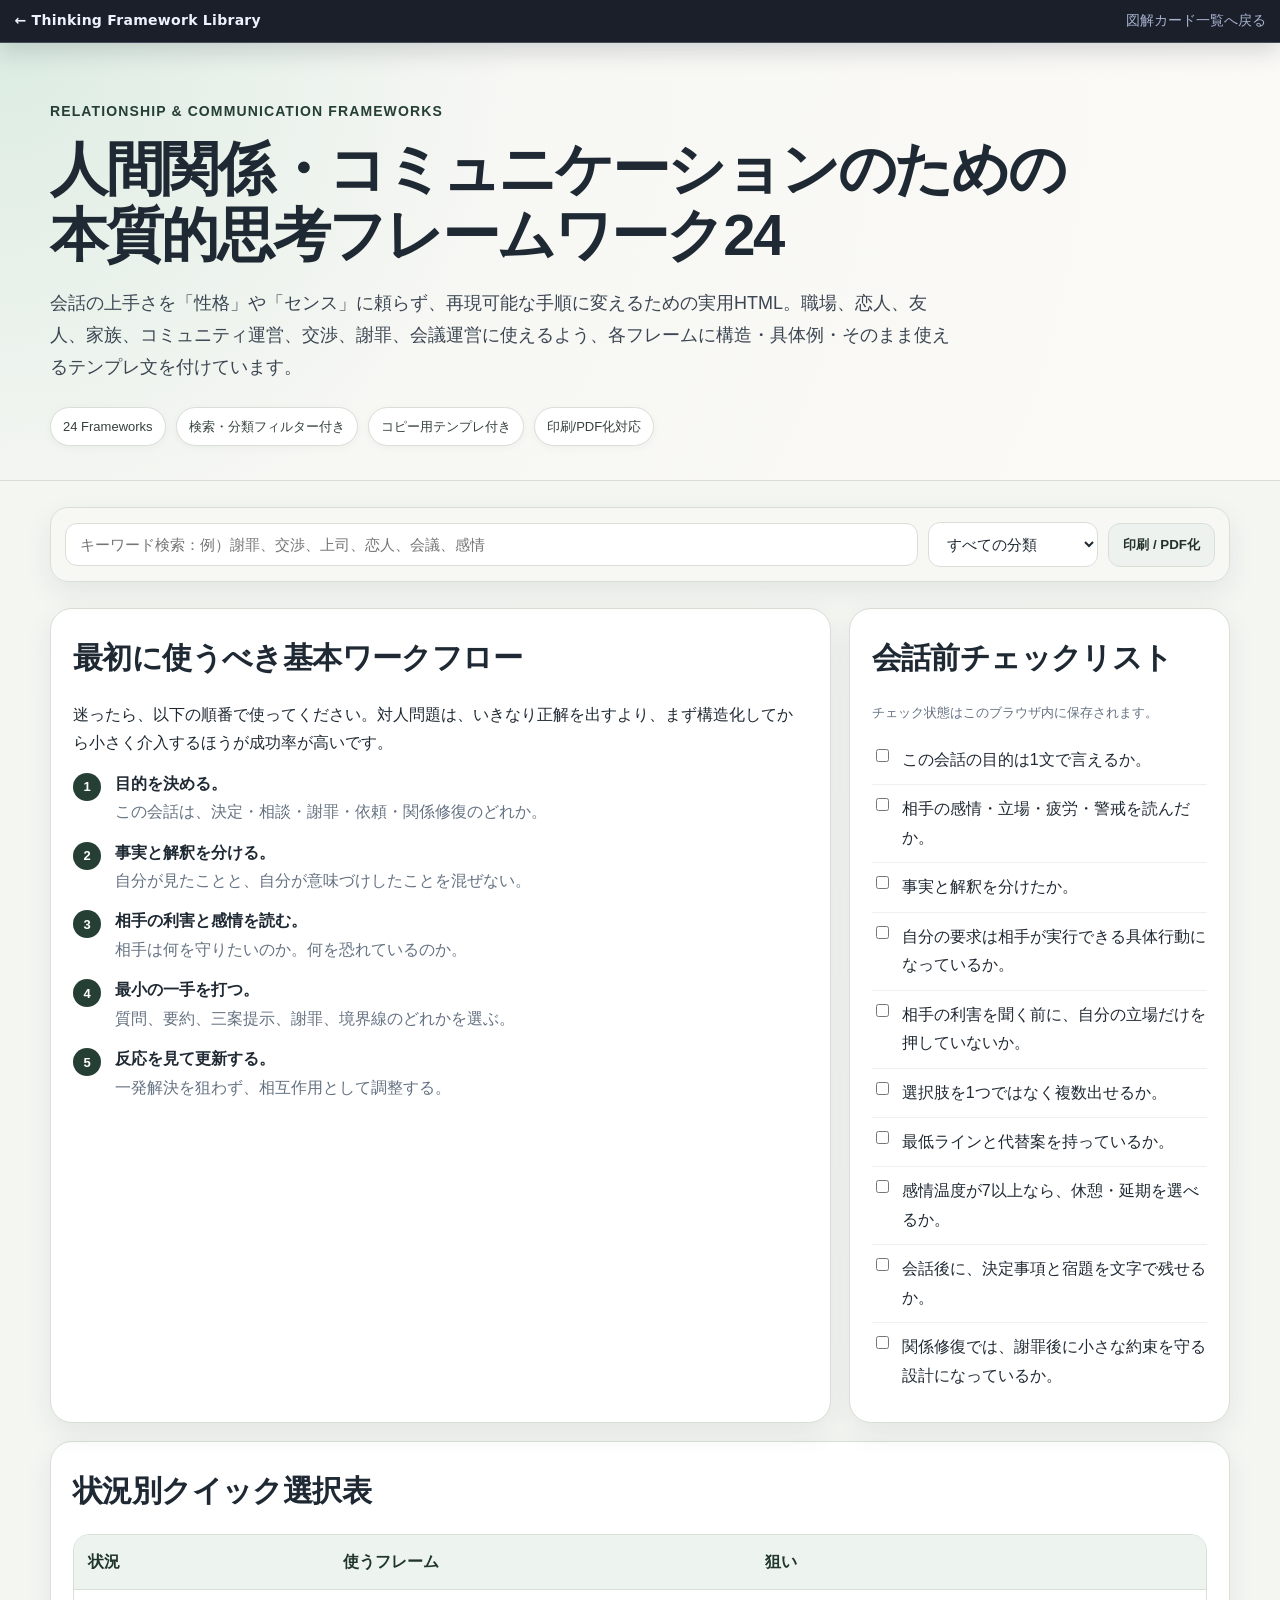
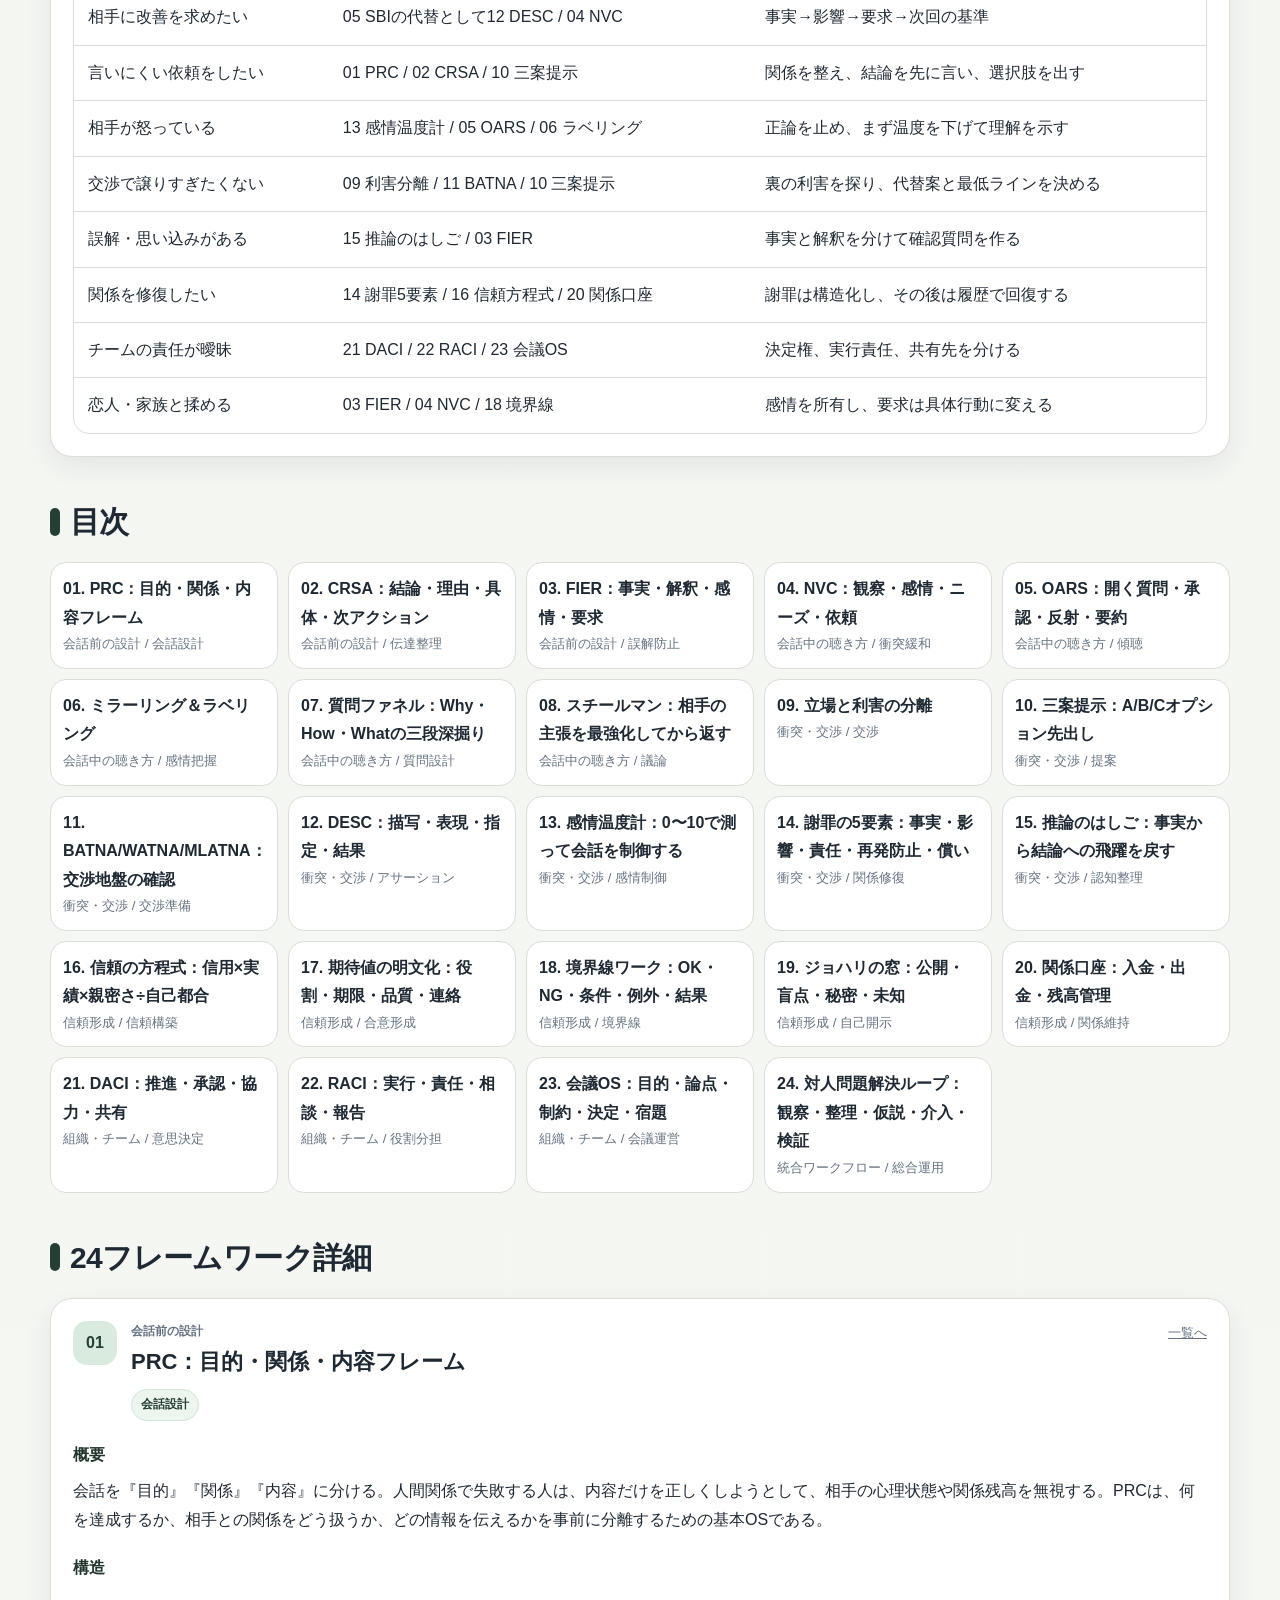
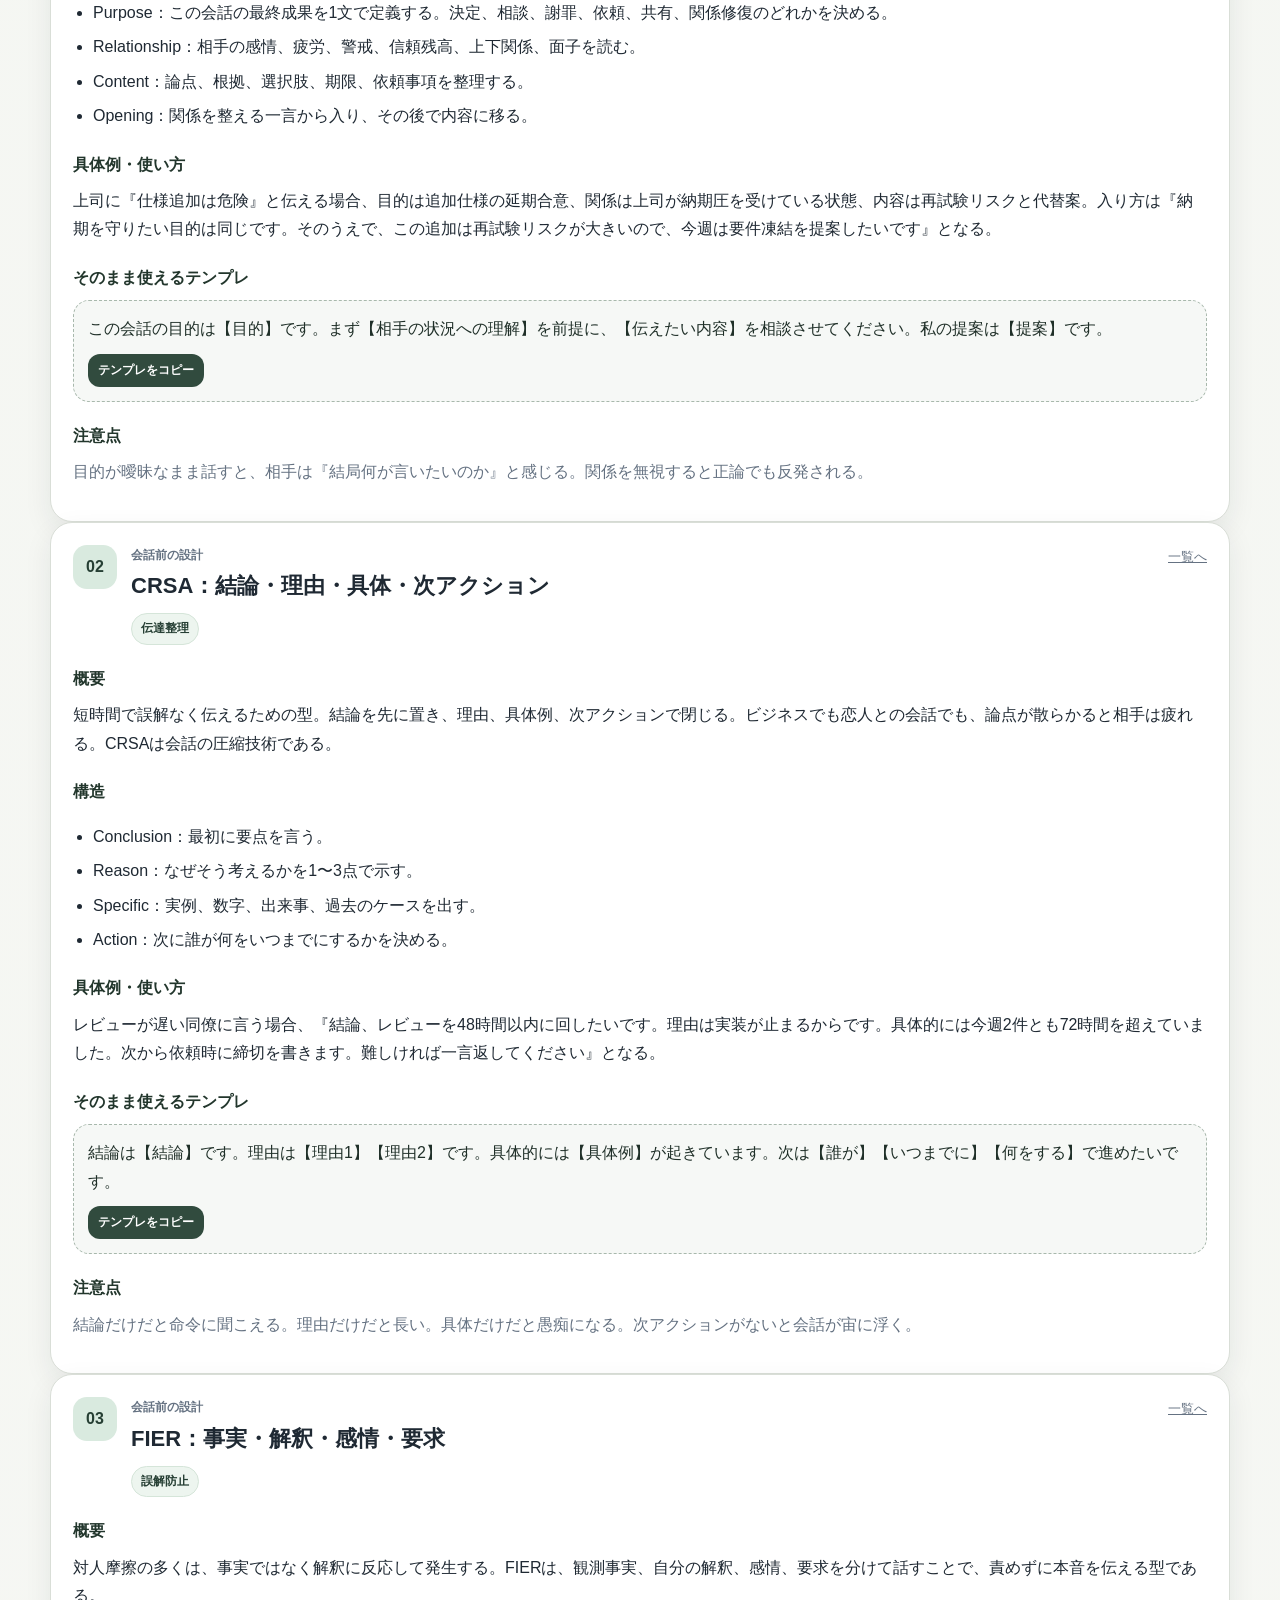
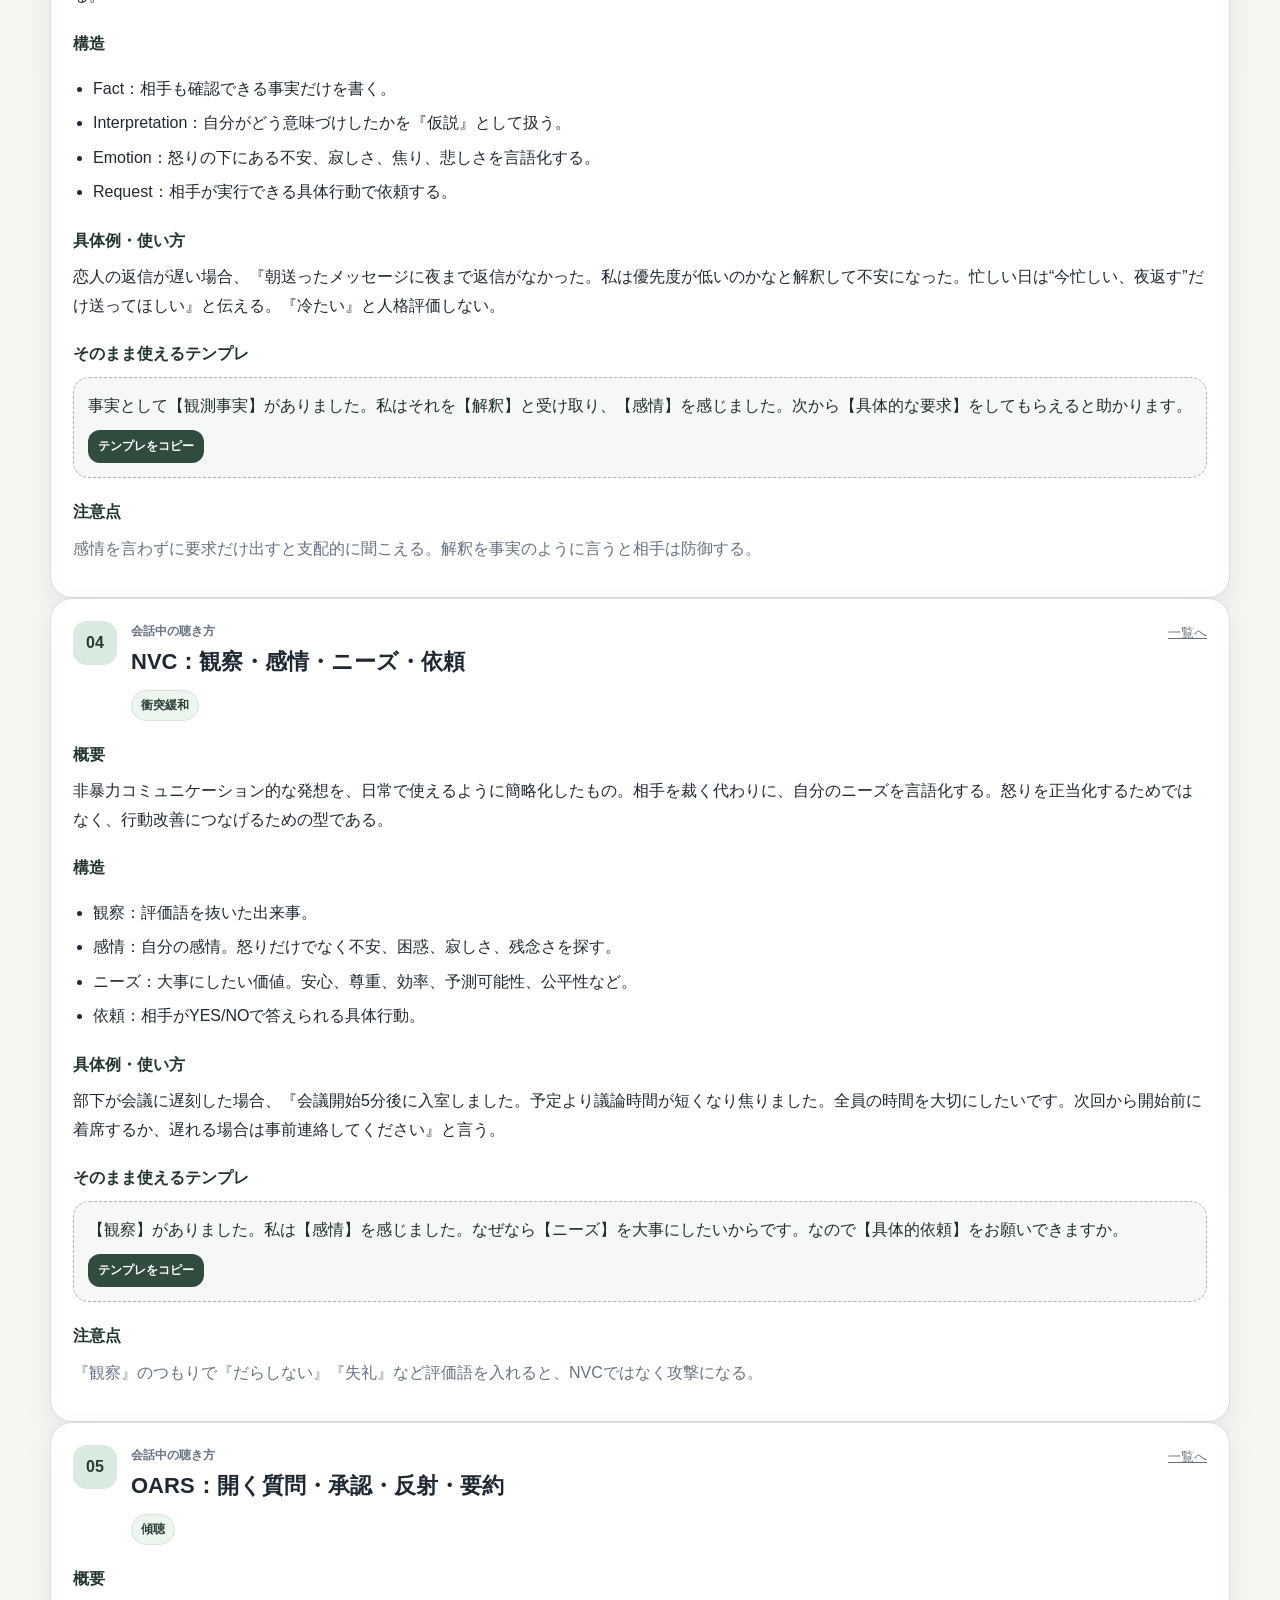
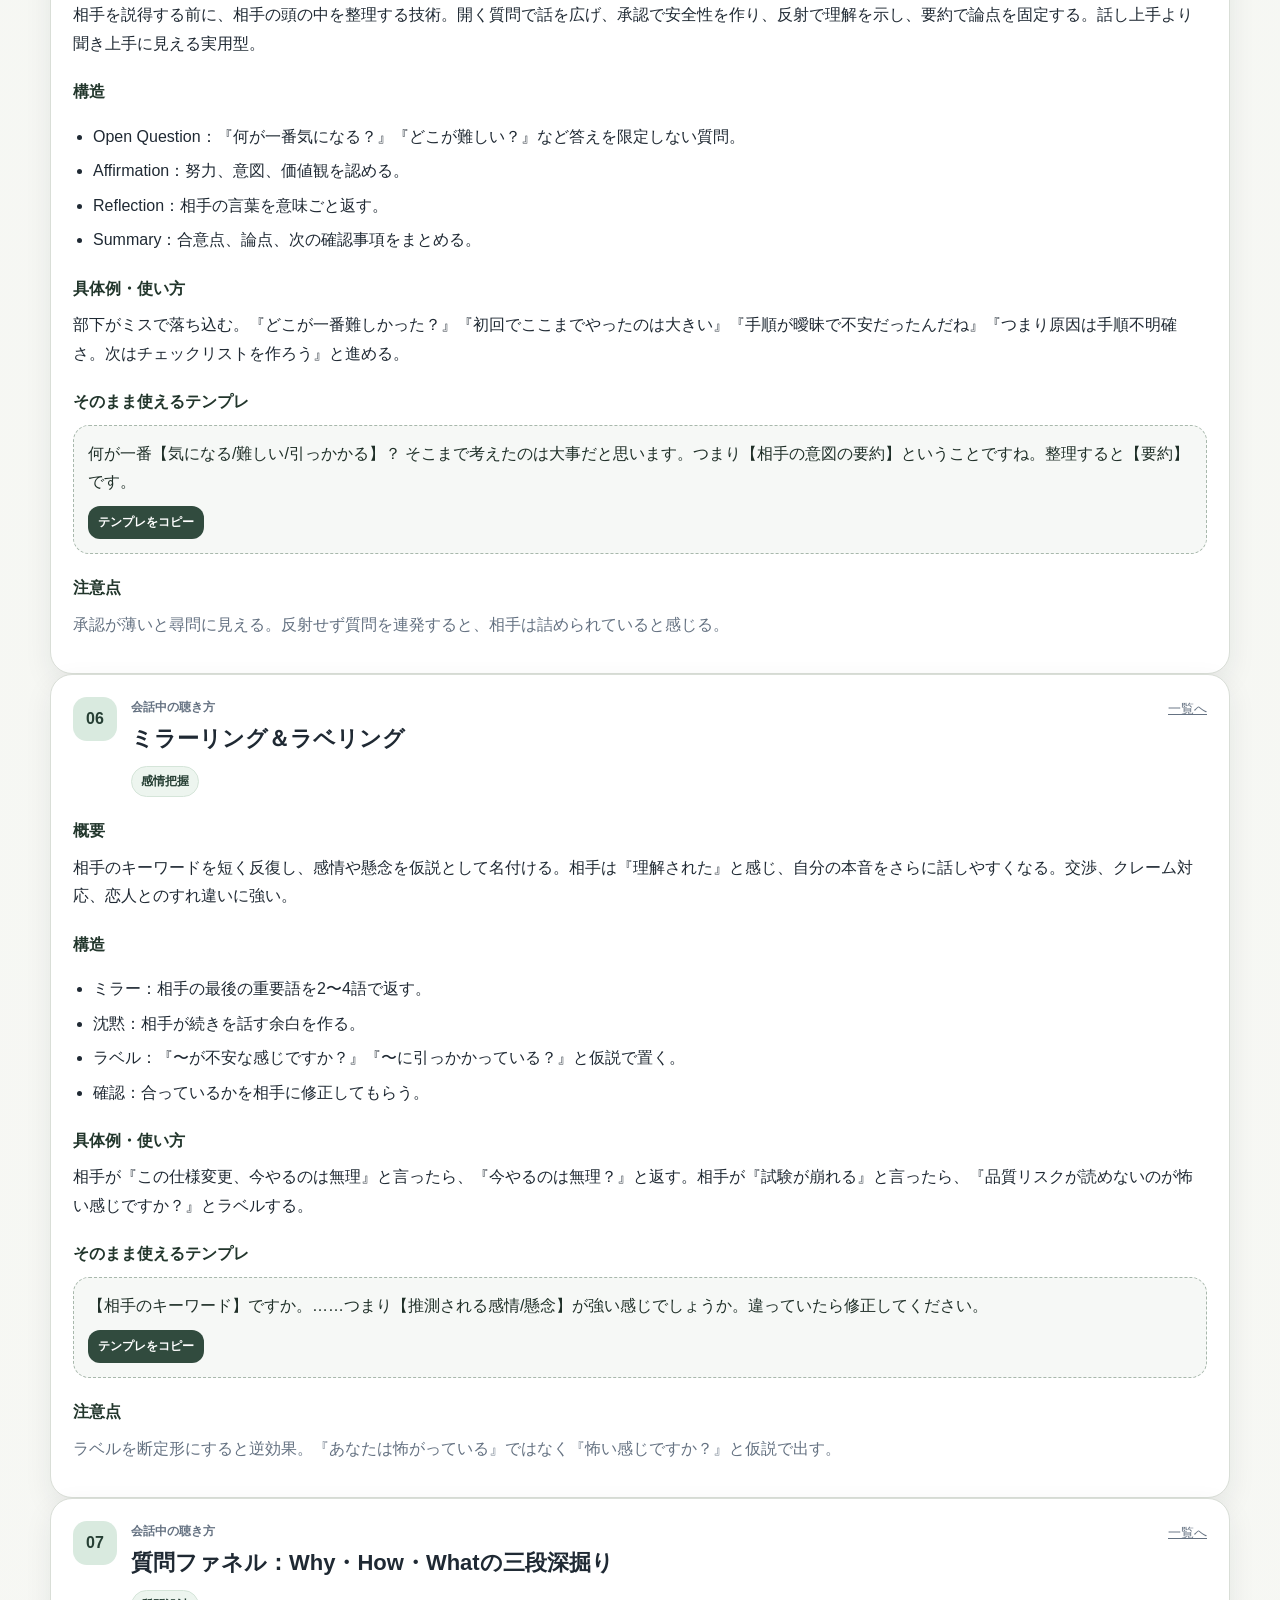
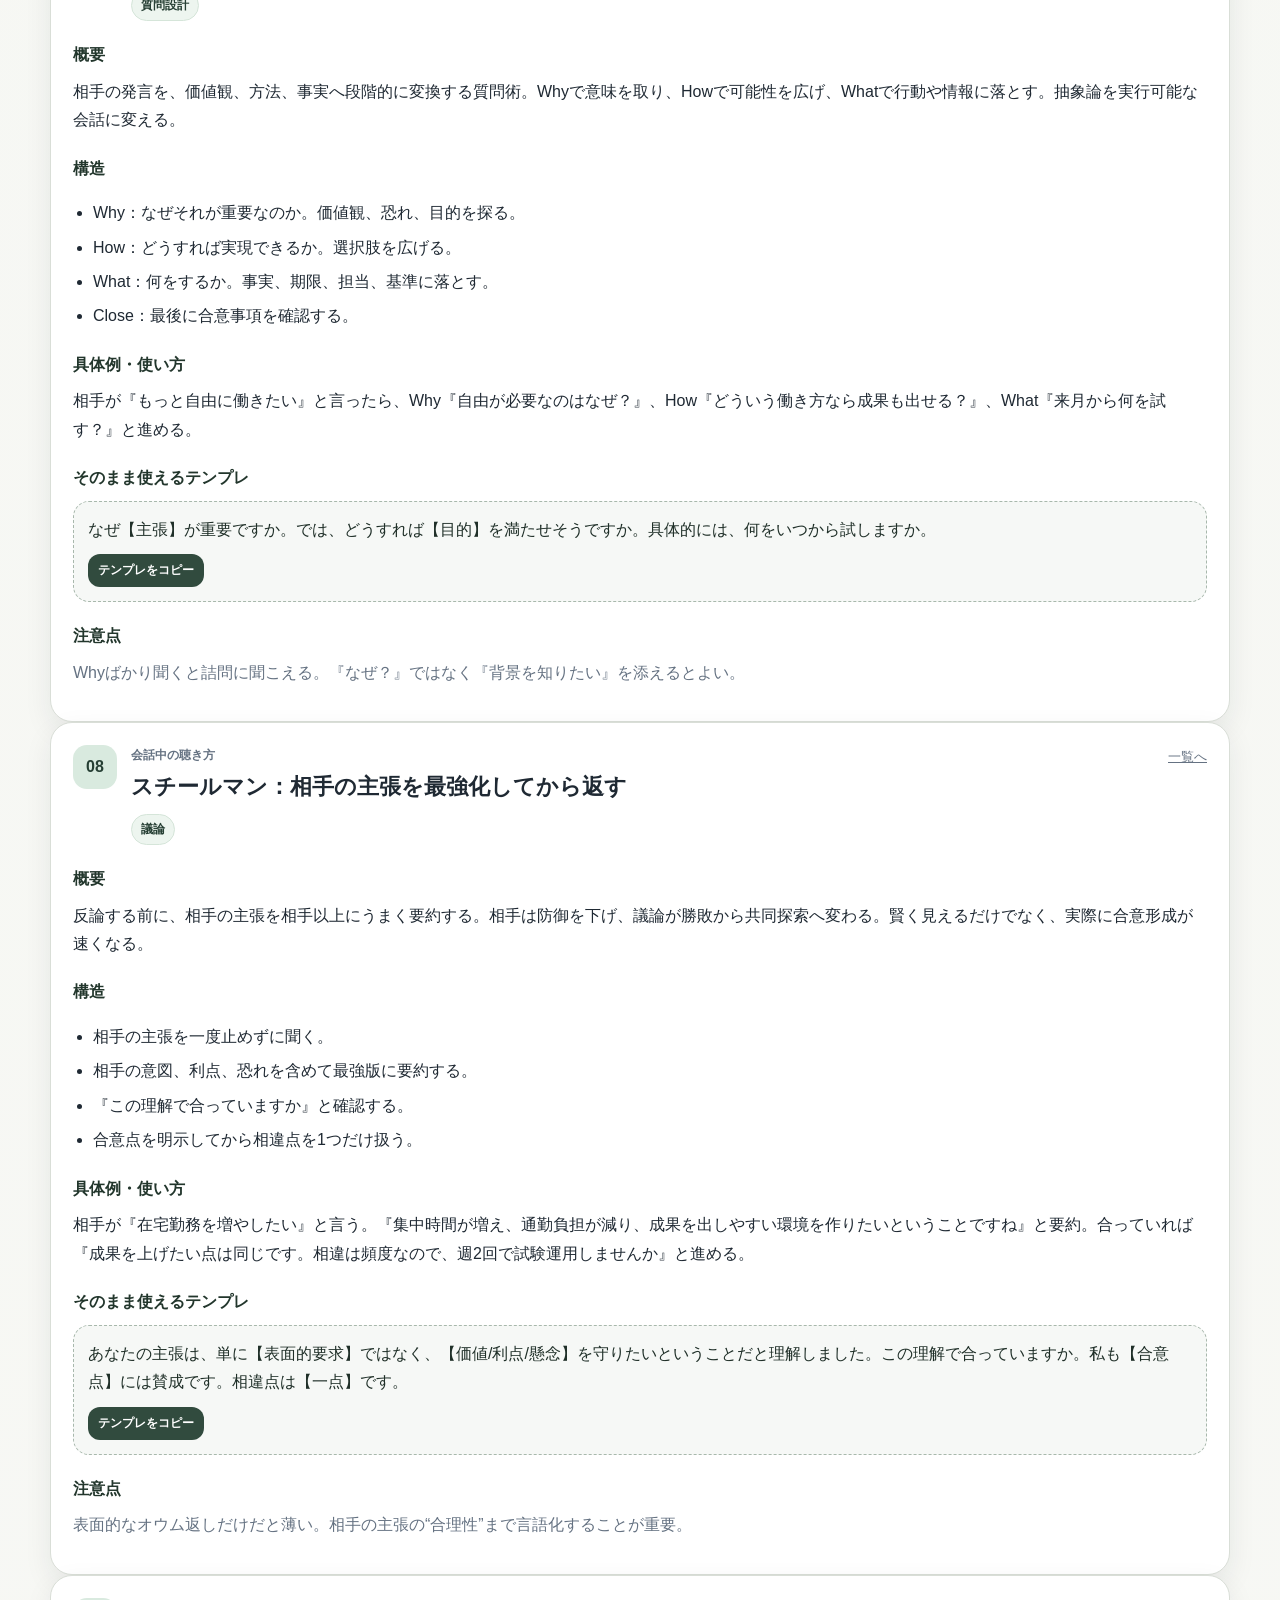
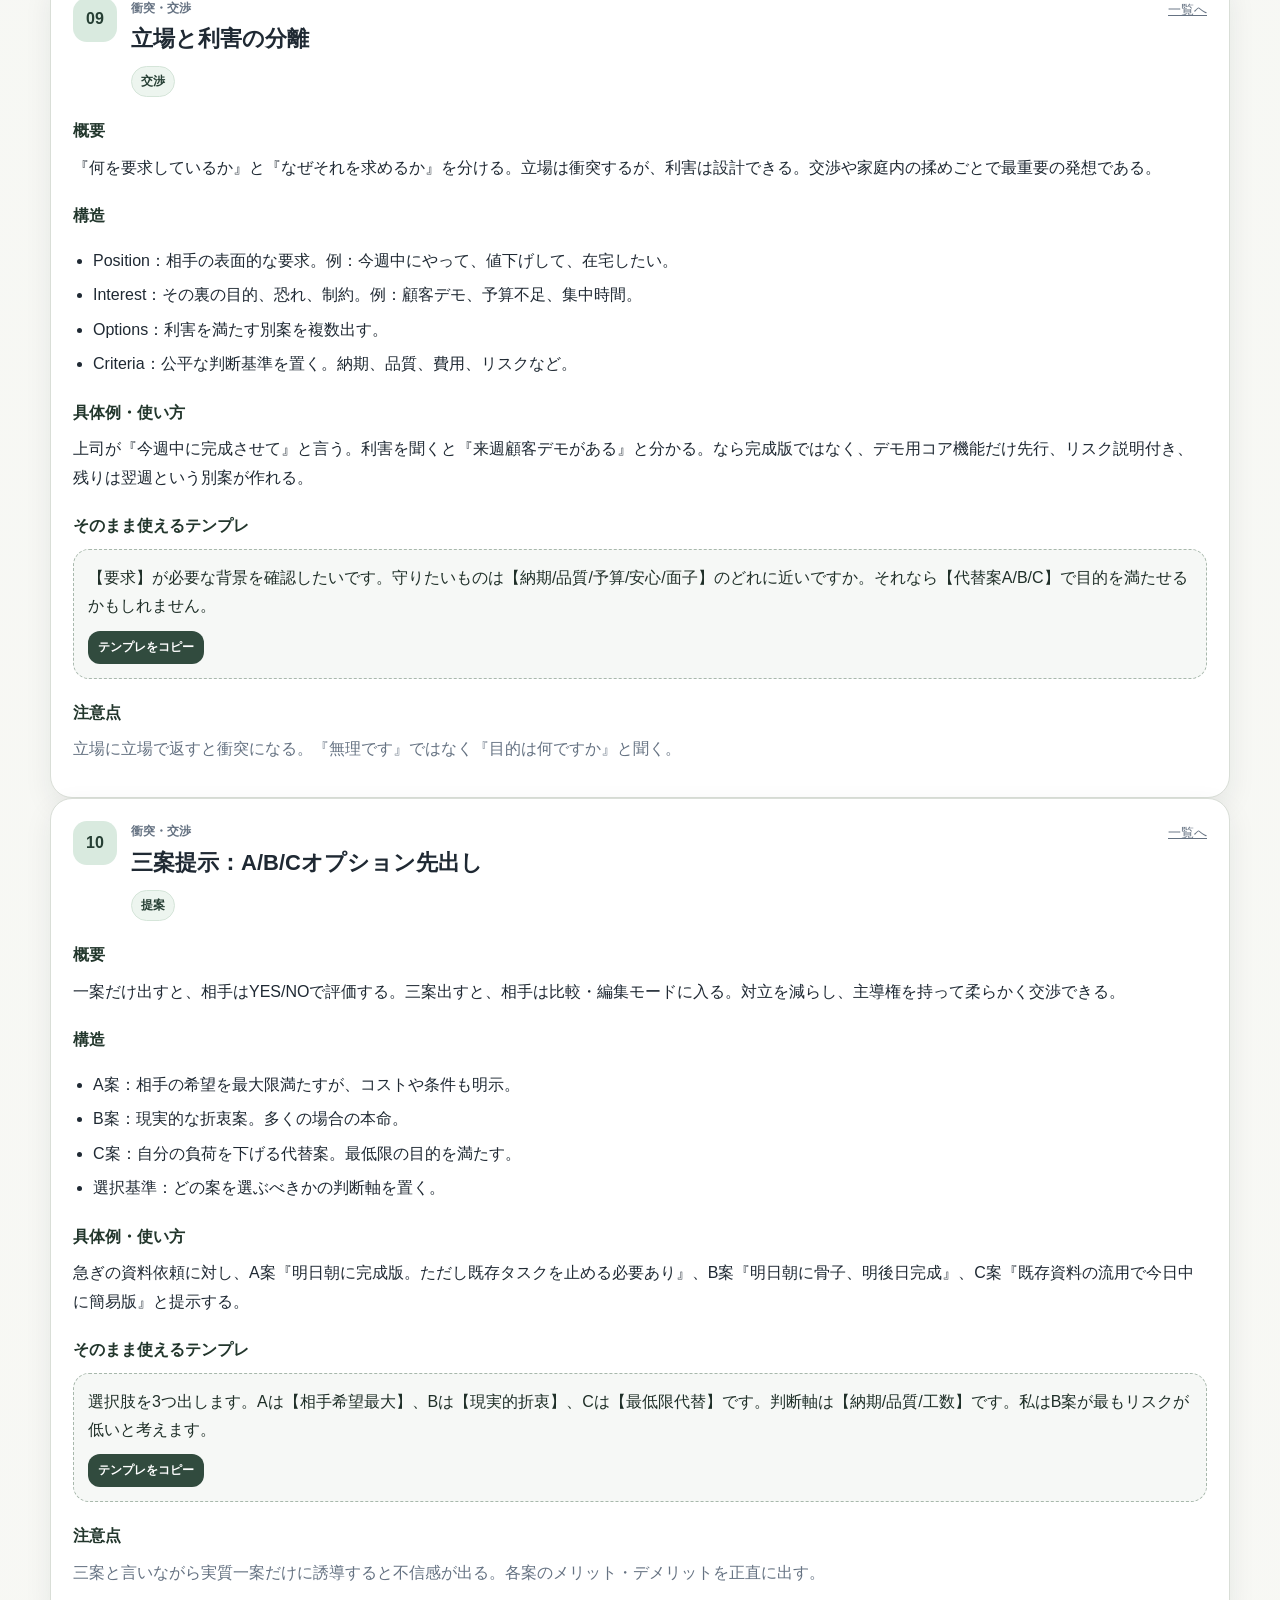
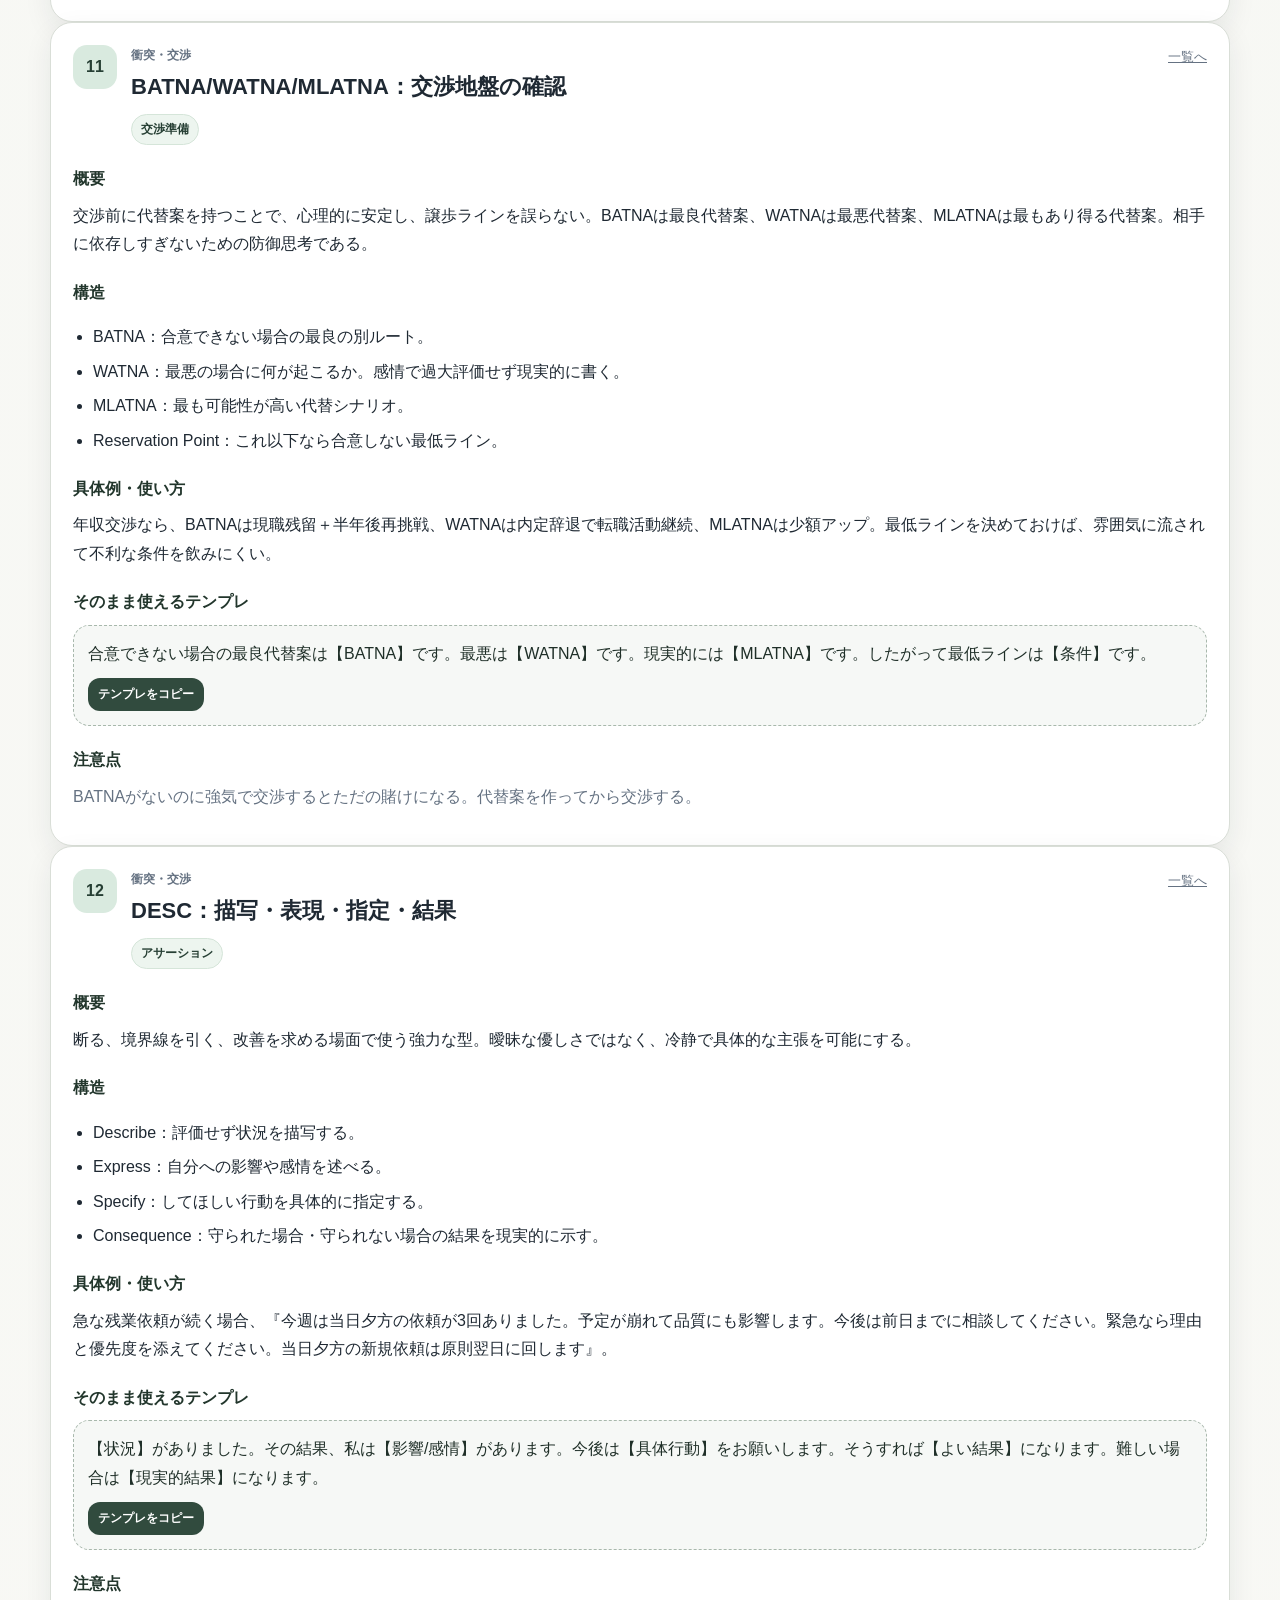
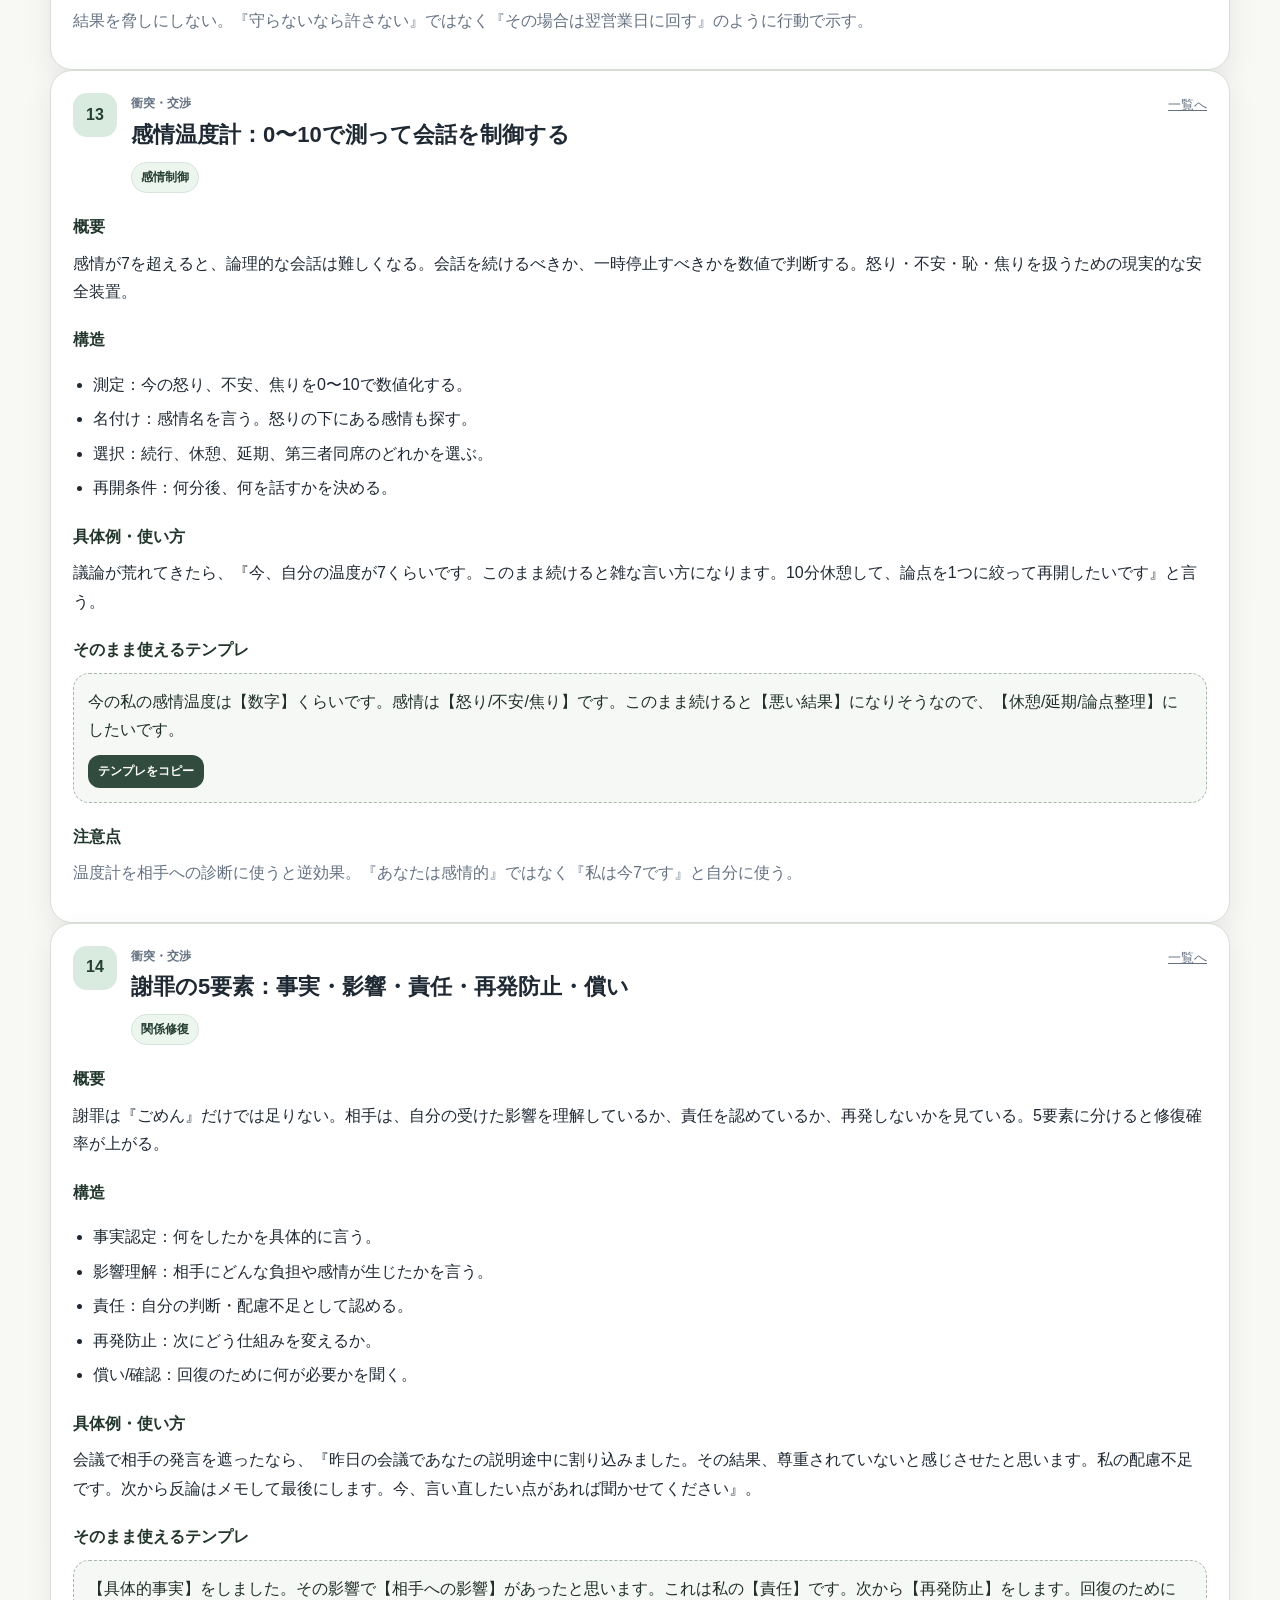
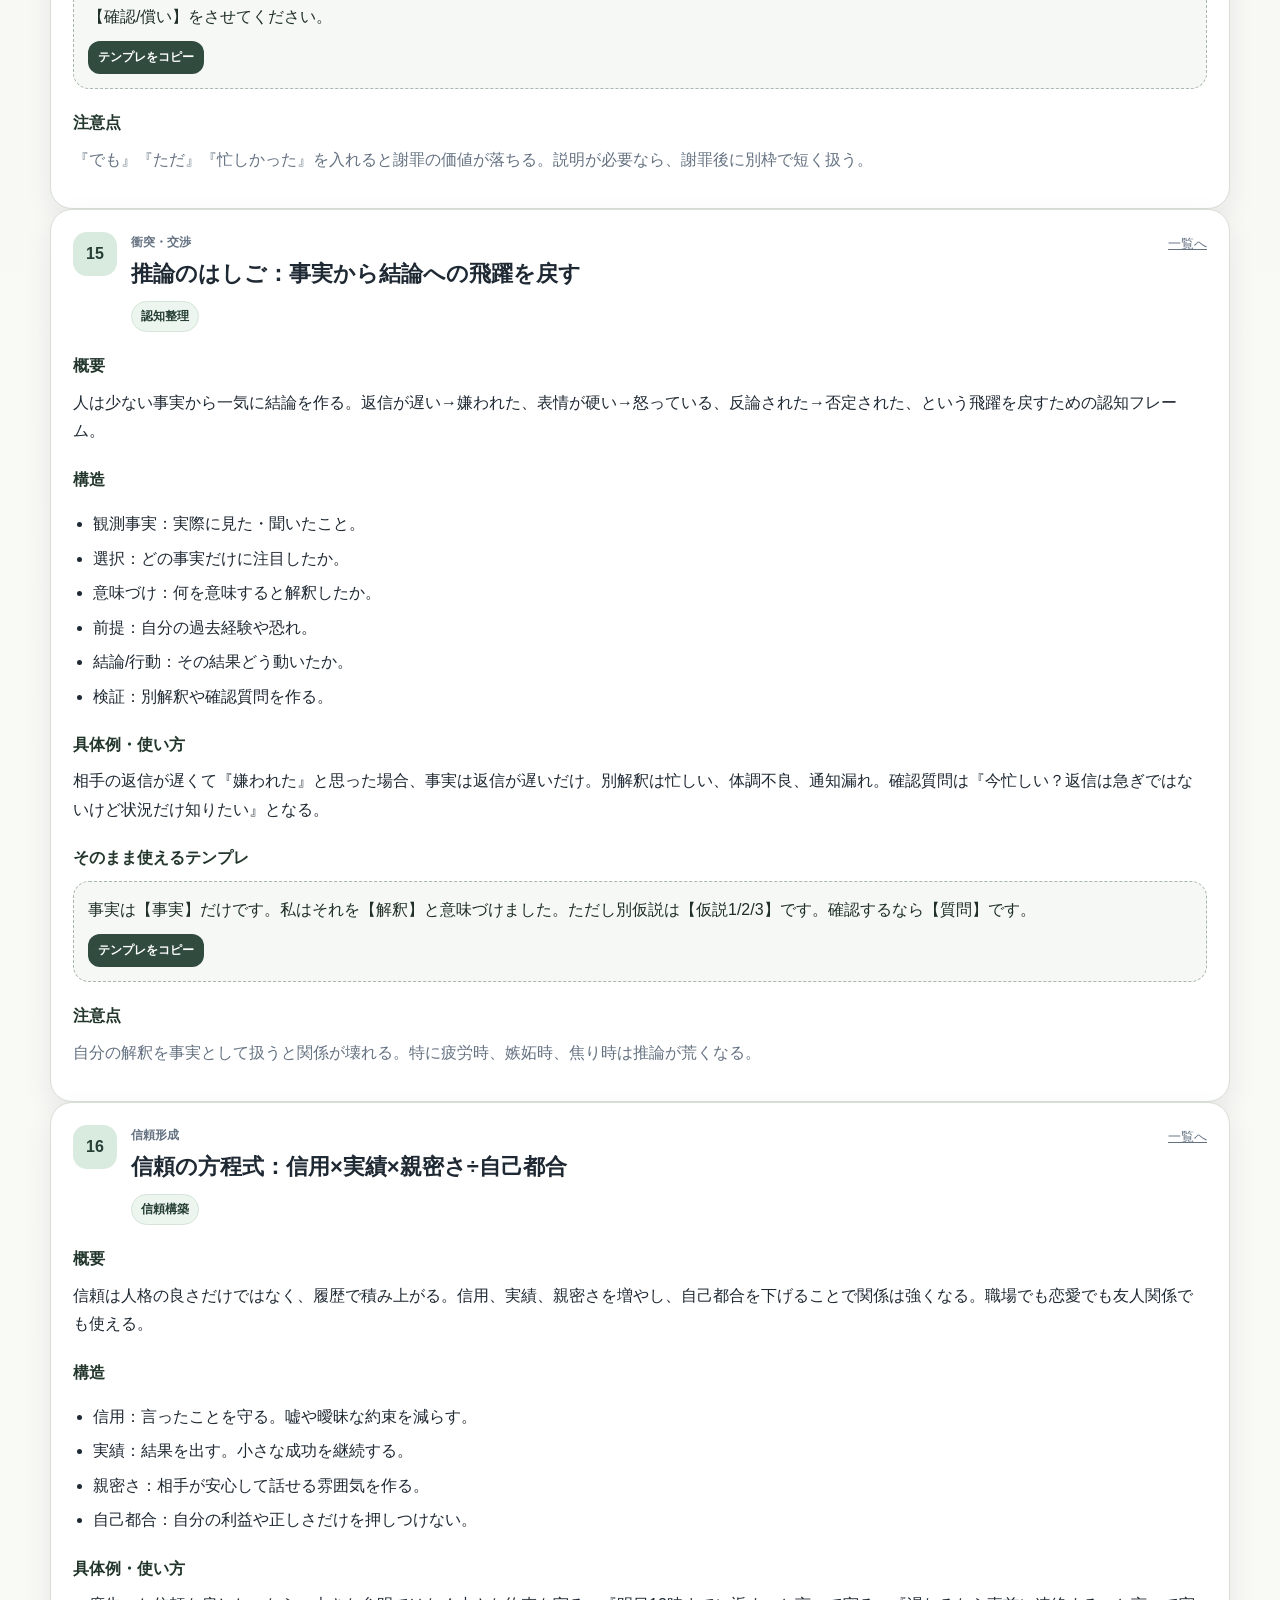
<file: preview.html>
<!doctype html>
<html lang="ja">
<head>
  <meta charset="utf-8">
  <meta name="viewport" content="width=device-width, initial-scale=1">
  <title>人間関係・コミュニケーション思考フレームワーク24</title>
  <style>
    :root {
      --bg:#f7f7f4; --paper:#ffffff; --ink:#1f2933; --muted:#657282; --line:#d9ded7;
      --accent:#263f34; --accent2:#d9eadf; --warn:#7c4a03; --soft:#f1f5f2;
      --shadow: 0 10px 28px rgba(31,41,51,.08);
    }
    * { box-sizing:border-box; }
    html { scroll-behavior:smooth; }
    body { margin:0; background:linear-gradient(180deg,#f4f6f2 0%,#fbfaf7 100%); color:var(--ink); font-family:-apple-system,BlinkMacSystemFont,"Segoe UI",Roboto,"Noto Sans JP","Hiragino Kaku Gothic ProN",Meiryo,sans-serif; line-height:1.78; }
    header.hero { padding:56px 24px 34px; background:radial-gradient(circle at top left,#dcece2 0,#f7f7f4 38%,#fbfaf7 100%); border-bottom:1px solid var(--line); }
    .wrap { max-width:1180px; margin:0 auto; }
    .kicker { color:var(--accent); font-weight:800; letter-spacing:.08em; font-size:14px; }
    h1 { font-size:clamp(30px,5vw,58px); line-height:1.15; margin:12px 0 18px; letter-spacing:-.04em; }
    .lead { font-size:18px; color:#3b4652; max-width:900px; }
    .meta { display:flex; flex-wrap:wrap; gap:10px; margin-top:24px; }
    .pill { background:var(--paper); border:1px solid var(--line); border-radius:999px; padding:7px 12px; font-size:13px; color:#34413c; box-shadow:0 2px 8px rgba(0,0,0,.04); }
    main { padding:26px 24px 80px; }
    .toolbar { position:sticky; top:0; z-index:20; background:rgba(247,247,244,.92); backdrop-filter:blur(10px); border:1px solid var(--line); border-radius:18px; padding:14px; display:grid; grid-template-columns:1fr auto auto; gap:10px; align-items:center; box-shadow:var(--shadow); margin:0 auto 26px; max-width:1180px; }
    input[type="search"], select { width:100%; border:1px solid var(--line); border-radius:12px; padding:12px 14px; font-size:15px; background:white; color:var(--ink); }
    button { border:0; border-radius:12px; background:var(--accent); color:white; padding:12px 14px; font-weight:700; cursor:pointer; }
    button.secondary { background:#eef2ef; color:#23332a; border:1px solid var(--line); }
    button.copy { padding:8px 10px; font-size:12px; background:#314b3e; }
    .grid { display:grid; grid-template-columns: repeat(12, 1fr); gap:18px; }
    .card { background:var(--paper); border:1px solid var(--line); border-radius:22px; padding:22px; box-shadow:var(--shadow); }
    .span-4 { grid-column:span 4; } .span-6 { grid-column:span 6; } .span-8 { grid-column:span 8; } .span-12 { grid-column:span 12; }
    h2 { font-size:30px; margin:38px 0 16px; letter-spacing:-.02em; }
    h3 { font-size:22px; margin:0 0 8px; }
    h4 { margin:20px 0 8px; font-size:16px; color:#22362c; }
    p { margin:8px 0 12px; }
    .muted { color:var(--muted); }
    .toc { display:grid; grid-template-columns:repeat(auto-fit,minmax(220px,1fr)); gap:10px; }
    .toc a { text-decoration:none; color:var(--ink); background:var(--paper); border:1px solid var(--line); border-radius:16px; padding:12px; display:block; }
    .toc small { color:var(--muted); display:block; }
    .framework { scroll-margin-top:110px; }
    .framework-head { display:flex; gap:14px; align-items:flex-start; justify-content:space-between; margin-bottom:14px; }
    .num { flex:0 0 auto; width:44px; height:44px; border-radius:14px; background:var(--accent2); color:var(--accent); font-weight:900; display:grid; place-items:center; }
    .tag { font-size:12px; font-weight:800; color:var(--accent); background:#edf5ef; border:1px solid #d5e5d9; border-radius:999px; padding:4px 9px; display:inline-block; }
    .category { font-size:12px; color:var(--muted); font-weight:700; }
    .section-title { display:flex; align-items:center; gap:10px; margin:38px 0 14px; }
    .section-title::before { content:""; width:10px; height:28px; border-radius:8px; background:var(--accent); display:inline-block; }
    ul { padding-left:1.25em; }
    li { margin:6px 0; }
    .template { background:#f6f8f6; border:1px dashed #a8b8ac; border-radius:16px; padding:14px; position:relative; }
    .template code { white-space:pre-wrap; font-family:inherit; color:#1f2f28; }
    .mini { font-size:13px; color:var(--muted); }
    table { width:100%; border-collapse:separate; border-spacing:0; overflow:hidden; border:1px solid var(--line); border-radius:16px; background:white; }
    th, td { text-align:left; vertical-align:top; padding:13px 14px; border-bottom:1px solid var(--line); }
    th { background:#edf3ef; color:#20352b; }
    tr:last-child td { border-bottom:0; }
    .checklist label { display:flex; gap:10px; align-items:flex-start; padding:10px 0; border-bottom:1px solid #edf0ec; }
    .checklist label:last-child { border-bottom:0; }
    .flow { counter-reset:step; }
    .flow .step { display:flex; gap:14px; margin:12px 0; align-items:flex-start; }
    .flow .step::before { counter-increment:step; content:counter(step); width:28px; height:28px; flex:0 0 auto; border-radius:50%; background:var(--accent); color:white; display:grid; place-items:center; font-weight:800; font-size:13px; margin-top:3px; }
    .print-note { display:none; }
    .footer { color:var(--muted); font-size:13px; margin-top:44px; text-align:center; }
    @media (max-width: 900px) { .toolbar { grid-template-columns:1fr; } .span-4,.span-6,.span-8,.span-12 { grid-column:span 12; } }
    @media print {
      body { background:white; } header.hero { padding:22px 0; } main { padding:0; } .toolbar, button { display:none !important; }
      .card { box-shadow:none; break-inside:avoid; } .framework { break-inside:avoid; page-break-inside:avoid; }
      a { color:inherit; text-decoration:none; } .print-note { display:block; }
    }
  </style>

<!-- Thinking Framework Library portal link styles -->
<style>
.tfl-portal-link{position:sticky;top:0;z-index:9999;display:flex;align-items:center;justify-content:space-between;gap:.75rem;padding:.65rem .9rem;margin:0;background:rgba(12,17,29,.94);color:#eef2ff;border-bottom:1px solid rgba(148,163,184,.35);font-family:system-ui,-apple-system,BlinkMacSystemFont,"Segoe UI",sans-serif;font-size:14px;line-height:1.5;text-decoration:none;box-shadow:0 8px 24px rgba(15,23,42,.16)}
.tfl-portal-link strong{font-weight:800;letter-spacing:.02em}
.tfl-portal-link span{color:#a8b3cf}
.tfl-portal-link:focus-visible{outline:3px solid #60a5fa;outline-offset:-3px}
@media (max-width:640px){.tfl-portal-link{align-items:flex-start;flex-direction:column;font-size:13px}}
@media print{.tfl-portal-link{display:none}}
</style>
<!-- /Thinking Framework Library portal link styles -->
</head>
<body>
<a class="tfl-portal-link" href="index.html" aria-label="Thinking Framework Library ポータルへ戻る"><strong>← Thinking Framework Library</strong><span>図解カード一覧へ戻る</span></a>

<header class="hero">
  <div class="wrap">
    <div class="kicker">RELATIONSHIP & COMMUNICATION FRAMEWORKS</div>
    <h1>人間関係・コミュニケーションのための<br>本質的思考フレームワーク24</h1>
    <p class="lead">会話の上手さを「性格」や「センス」に頼らず、再現可能な手順に変えるための実用HTML。職場、恋人、友人、家族、コミュニティ運営、交渉、謝罪、会議運営に使えるよう、各フレームに構造・具体例・そのまま使えるテンプレ文を付けています。</p>
    <div class="meta">
      <span class="pill">24 Frameworks</span><span class="pill">検索・分類フィルター付き</span><span class="pill">コピー用テンプレ付き</span><span class="pill">印刷/PDF化対応</span>
    </div>
  </div>
</header>

<main>
  <div class="toolbar">
    <input id="search" type="search" placeholder="キーワード検索：例）謝罪、交渉、上司、恋人、会議、感情">
    <select id="category"><option value="all">すべての分類</option><option value="会話前の設計">会話前の設計</option><option value="会話中の聴き方">会話中の聴き方</option><option value="衝突・交渉">衝突・交渉</option><option value="信頼形成">信頼形成</option><option value="組織・チーム">組織・チーム</option><option value="統合ワークフロー">統合ワークフロー</option></select>
    <button class="secondary" onclick="window.print()">印刷 / PDF化</button>
  </div>

  <section class="wrap grid">
    <div class="card span-8">
      <h2 style="margin-top:0">最初に使うべき基本ワークフロー</h2>
      <p>迷ったら、以下の順番で使ってください。対人問題は、いきなり正解を出すより、まず構造化してから小さく介入するほうが成功率が高いです。</p>
      <div class="flow">
        <div class="step"><div><strong>目的を決める。</strong><br><span class="muted">この会話は、決定・相談・謝罪・依頼・関係修復のどれか。</span></div></div>
        <div class="step"><div><strong>事実と解釈を分ける。</strong><br><span class="muted">自分が見たことと、自分が意味づけしたことを混ぜない。</span></div></div>
        <div class="step"><div><strong>相手の利害と感情を読む。</strong><br><span class="muted">相手は何を守りたいのか。何を恐れているのか。</span></div></div>
        <div class="step"><div><strong>最小の一手を打つ。</strong><br><span class="muted">質問、要約、三案提示、謝罪、境界線のどれかを選ぶ。</span></div></div>
        <div class="step"><div><strong>反応を見て更新する。</strong><br><span class="muted">一発解決を狙わず、相互作用として調整する。</span></div></div>
      </div>
    </div>
    <div class="card span-4 checklist">
      <h2 style="margin-top:0">会話前チェックリスト</h2>
      <p class="mini">チェック状態はこのブラウザ内に保存されます。</p>
      <label><input type="checkbox" class="persist" data-key="chk1"><span>この会話の目的は1文で言えるか。</span></label><label><input type="checkbox" class="persist" data-key="chk2"><span>相手の感情・立場・疲労・警戒を読んだか。</span></label><label><input type="checkbox" class="persist" data-key="chk3"><span>事実と解釈を分けたか。</span></label><label><input type="checkbox" class="persist" data-key="chk4"><span>自分の要求は相手が実行できる具体行動になっているか。</span></label><label><input type="checkbox" class="persist" data-key="chk5"><span>相手の利害を聞く前に、自分の立場だけを押していないか。</span></label><label><input type="checkbox" class="persist" data-key="chk6"><span>選択肢を1つではなく複数出せるか。</span></label><label><input type="checkbox" class="persist" data-key="chk7"><span>最低ラインと代替案を持っているか。</span></label><label><input type="checkbox" class="persist" data-key="chk8"><span>感情温度が7以上なら、休憩・延期を選べるか。</span></label><label><input type="checkbox" class="persist" data-key="chk9"><span>会話後に、決定事項と宿題を文字で残せるか。</span></label><label><input type="checkbox" class="persist" data-key="chk10"><span>関係修復では、謝罪後に小さな約束を守る設計になっているか。</span></label>
    </div>
  </section>

  <section class="wrap card span-12" style="margin-top:18px">
    <h2 style="margin-top:0">状況別クイック選択表</h2>
    <table>
      <thead><tr><th>状況</th><th>使うフレーム</th><th>狙い</th></tr></thead>
      <tbody>
        <tr><td>相手に改善を求めたい</td><td>05 SBIの代替として12 DESC / 04 NVC</td><td>事実→影響→要求→次回の基準</td></tr><tr><td>言いにくい依頼をしたい</td><td>01 PRC / 02 CRSA / 10 三案提示</td><td>関係を整え、結論を先に言い、選択肢を出す</td></tr><tr><td>相手が怒っている</td><td>13 感情温度計 / 05 OARS / 06 ラベリング</td><td>正論を止め、まず温度を下げて理解を示す</td></tr><tr><td>交渉で譲りすぎたくない</td><td>09 利害分離 / 11 BATNA / 10 三案提示</td><td>裏の利害を探り、代替案と最低ラインを決める</td></tr><tr><td>誤解・思い込みがある</td><td>15 推論のはしご / 03 FIER</td><td>事実と解釈を分けて確認質問を作る</td></tr><tr><td>関係を修復したい</td><td>14 謝罪5要素 / 16 信頼方程式 / 20 関係口座</td><td>謝罪は構造化し、その後は履歴で回復する</td></tr><tr><td>チームの責任が曖昧</td><td>21 DACI / 22 RACI / 23 会議OS</td><td>決定権、実行責任、共有先を分ける</td></tr><tr><td>恋人・家族と揉める</td><td>03 FIER / 04 NVC / 18 境界線</td><td>感情を所有し、要求は具体行動に変える</td></tr>
      </tbody>
    </table>
  </section>

  <section class="wrap">
    <h2 class="section-title">目次</h2>
    <div class="toc">
      <a href="#fw-01"><strong>01. PRC：目的・関係・内容フレーム</strong><small>会話前の設計 / 会話設計</small></a><a href="#fw-02"><strong>02. CRSA：結論・理由・具体・次アクション</strong><small>会話前の設計 / 伝達整理</small></a><a href="#fw-03"><strong>03. FIER：事実・解釈・感情・要求</strong><small>会話前の設計 / 誤解防止</small></a><a href="#fw-04"><strong>04. NVC：観察・感情・ニーズ・依頼</strong><small>会話中の聴き方 / 衝突緩和</small></a><a href="#fw-05"><strong>05. OARS：開く質問・承認・反射・要約</strong><small>会話中の聴き方 / 傾聴</small></a><a href="#fw-06"><strong>06. ミラーリング＆ラベリング</strong><small>会話中の聴き方 / 感情把握</small></a><a href="#fw-07"><strong>07. 質問ファネル：Why・How・Whatの三段深掘り</strong><small>会話中の聴き方 / 質問設計</small></a><a href="#fw-08"><strong>08. スチールマン：相手の主張を最強化してから返す</strong><small>会話中の聴き方 / 議論</small></a><a href="#fw-09"><strong>09. 立場と利害の分離</strong><small>衝突・交渉 / 交渉</small></a><a href="#fw-10"><strong>10. 三案提示：A/B/Cオプション先出し</strong><small>衝突・交渉 / 提案</small></a><a href="#fw-11"><strong>11. BATNA/WATNA/MLATNA：交渉地盤の確認</strong><small>衝突・交渉 / 交渉準備</small></a><a href="#fw-12"><strong>12. DESC：描写・表現・指定・結果</strong><small>衝突・交渉 / アサーション</small></a><a href="#fw-13"><strong>13. 感情温度計：0〜10で測って会話を制御する</strong><small>衝突・交渉 / 感情制御</small></a><a href="#fw-14"><strong>14. 謝罪の5要素：事実・影響・責任・再発防止・償い</strong><small>衝突・交渉 / 関係修復</small></a><a href="#fw-15"><strong>15. 推論のはしご：事実から結論への飛躍を戻す</strong><small>衝突・交渉 / 認知整理</small></a><a href="#fw-16"><strong>16. 信頼の方程式：信用×実績×親密さ÷自己都合</strong><small>信頼形成 / 信頼構築</small></a><a href="#fw-17"><strong>17. 期待値の明文化：役割・期限・品質・連絡</strong><small>信頼形成 / 合意形成</small></a><a href="#fw-18"><strong>18. 境界線ワーク：OK・NG・条件・例外・結果</strong><small>信頼形成 / 境界線</small></a><a href="#fw-19"><strong>19. ジョハリの窓：公開・盲点・秘密・未知</strong><small>信頼形成 / 自己開示</small></a><a href="#fw-20"><strong>20. 関係口座：入金・出金・残高管理</strong><small>信頼形成 / 関係維持</small></a><a href="#fw-21"><strong>21. DACI：推進・承認・協力・共有</strong><small>組織・チーム / 意思決定</small></a><a href="#fw-22"><strong>22. RACI：実行・責任・相談・報告</strong><small>組織・チーム / 役割分担</small></a><a href="#fw-23"><strong>23. 会議OS：目的・論点・制約・決定・宿題</strong><small>組織・チーム / 会議運営</small></a><a href="#fw-24"><strong>24. 対人問題解決ループ：観察・整理・仮説・介入・検証</strong><small>統合ワークフロー / 総合運用</small></a>
    </div>
  </section>

  <section class="wrap" id="frameworks">
    <h2 class="section-title">24フレームワーク詳細</h2>

    <article class="card framework" id="fw-01" data-category="会話前の設計" data-text="prc：目的・関係・内容フレーム 会話を『目的』『関係』『内容』に分ける。人間関係で失敗する人は、内容だけを正しくしようとして、相手の心理状態や関係残高を無視する。prcは、何を達成するか、相手との関係をどう扱うか、どの情報を伝えるかを事前に分離するための基本osである。 上司に『仕様追加は危険』と伝える場合、目的は追加仕様の延期合意、関係は上司が納期圧を受けている状態、内容は再試験リスクと代替案。入り方は『納期を守りたい目的は同じです。そのうえで、この追加は再試験リスクが大きいので、今週は要件凍結を提案したいです』となる。 この会話の目的は【目的】です。まず【相手の状況への理解】を前提に、【伝えたい内容】を相談させてください。私の提案は【提案】です。 会話設計">
      <div class="framework-head">
        <div style="display:flex; gap:14px; align-items:flex-start;">
          <div class="num">01</div>
          <div>
            <div class="category">会話前の設計</div>
            <h3>PRC：目的・関係・内容フレーム</h3>
            <span class="tag">会話設計</span>
          </div>
        </div>
        <a class="mini" href="#frameworks">一覧へ</a>
      </div>
      <h4>概要</h4>
      <p>会話を『目的』『関係』『内容』に分ける。人間関係で失敗する人は、内容だけを正しくしようとして、相手の心理状態や関係残高を無視する。PRCは、何を達成するか、相手との関係をどう扱うか、どの情報を伝えるかを事前に分離するための基本OSである。</p>
      <h4>構造</h4>
      <ul><li>Purpose：この会話の最終成果を1文で定義する。決定、相談、謝罪、依頼、共有、関係修復のどれかを決める。</li><li>Relationship：相手の感情、疲労、警戒、信頼残高、上下関係、面子を読む。</li><li>Content：論点、根拠、選択肢、期限、依頼事項を整理する。</li><li>Opening：関係を整える一言から入り、その後で内容に移る。</li></ul>
      <h4>具体例・使い方</h4>
      <p>上司に『仕様追加は危険』と伝える場合、目的は追加仕様の延期合意、関係は上司が納期圧を受けている状態、内容は再試験リスクと代替案。入り方は『納期を守りたい目的は同じです。そのうえで、この追加は再試験リスクが大きいので、今週は要件凍結を提案したいです』となる。</p>
      <h4>そのまま使えるテンプレ</h4>
      <div class="template"><code id="tpl-01">この会話の目的は【目的】です。まず【相手の状況への理解】を前提に、【伝えたい内容】を相談させてください。私の提案は【提案】です。</code><div style="margin-top:10px"><button class="copy" onclick="copyText('tpl-01')">テンプレをコピー</button></div></div>
      <h4>注意点</h4>
      <p class="muted">目的が曖昧なまま話すと、相手は『結局何が言いたいのか』と感じる。関係を無視すると正論でも反発される。</p>
    </article>

    <article class="card framework" id="fw-02" data-category="会話前の設計" data-text="crsa：結論・理由・具体・次アクション 短時間で誤解なく伝えるための型。結論を先に置き、理由、具体例、次アクションで閉じる。ビジネスでも恋人との会話でも、論点が散らかると相手は疲れる。crsaは会話の圧縮技術である。 レビューが遅い同僚に言う場合、『結論、レビューを48時間以内に回したいです。理由は実装が止まるからです。具体的には今週2件とも72時間を超えていました。次から依頼時に締切を書きます。難しければ一言返してください』となる。 結論は【結論】です。理由は【理由1】【理由2】です。具体的には【具体例】が起きています。次は【誰が】【いつまでに】【何をする】で進めたいです。 伝達整理">
      <div class="framework-head">
        <div style="display:flex; gap:14px; align-items:flex-start;">
          <div class="num">02</div>
          <div>
            <div class="category">会話前の設計</div>
            <h3>CRSA：結論・理由・具体・次アクション</h3>
            <span class="tag">伝達整理</span>
          </div>
        </div>
        <a class="mini" href="#frameworks">一覧へ</a>
      </div>
      <h4>概要</h4>
      <p>短時間で誤解なく伝えるための型。結論を先に置き、理由、具体例、次アクションで閉じる。ビジネスでも恋人との会話でも、論点が散らかると相手は疲れる。CRSAは会話の圧縮技術である。</p>
      <h4>構造</h4>
      <ul><li>Conclusion：最初に要点を言う。</li><li>Reason：なぜそう考えるかを1〜3点で示す。</li><li>Specific：実例、数字、出来事、過去のケースを出す。</li><li>Action：次に誰が何をいつまでにするかを決める。</li></ul>
      <h4>具体例・使い方</h4>
      <p>レビューが遅い同僚に言う場合、『結論、レビューを48時間以内に回したいです。理由は実装が止まるからです。具体的には今週2件とも72時間を超えていました。次から依頼時に締切を書きます。難しければ一言返してください』となる。</p>
      <h4>そのまま使えるテンプレ</h4>
      <div class="template"><code id="tpl-02">結論は【結論】です。理由は【理由1】【理由2】です。具体的には【具体例】が起きています。次は【誰が】【いつまでに】【何をする】で進めたいです。</code><div style="margin-top:10px"><button class="copy" onclick="copyText('tpl-02')">テンプレをコピー</button></div></div>
      <h4>注意点</h4>
      <p class="muted">結論だけだと命令に聞こえる。理由だけだと長い。具体だけだと愚痴になる。次アクションがないと会話が宙に浮く。</p>
    </article>

    <article class="card framework" id="fw-03" data-category="会話前の設計" data-text="fier：事実・解釈・感情・要求 対人摩擦の多くは、事実ではなく解釈に反応して発生する。fierは、観測事実、自分の解釈、感情、要求を分けて話すことで、責めずに本音を伝える型である。 恋人の返信が遅い場合、『朝送ったメッセージに夜まで返信がなかった。私は優先度が低いのかなと解釈して不安になった。忙しい日は“今忙しい、夜返す”だけ送ってほしい』と伝える。『冷たい』と人格評価しない。 事実として【観測事実】がありました。私はそれを【解釈】と受け取り、【感情】を感じました。次から【具体的な要求】をしてもらえると助かります。 誤解防止">
      <div class="framework-head">
        <div style="display:flex; gap:14px; align-items:flex-start;">
          <div class="num">03</div>
          <div>
            <div class="category">会話前の設計</div>
            <h3>FIER：事実・解釈・感情・要求</h3>
            <span class="tag">誤解防止</span>
          </div>
        </div>
        <a class="mini" href="#frameworks">一覧へ</a>
      </div>
      <h4>概要</h4>
      <p>対人摩擦の多くは、事実ではなく解釈に反応して発生する。FIERは、観測事実、自分の解釈、感情、要求を分けて話すことで、責めずに本音を伝える型である。</p>
      <h4>構造</h4>
      <ul><li>Fact：相手も確認できる事実だけを書く。</li><li>Interpretation：自分がどう意味づけしたかを『仮説』として扱う。</li><li>Emotion：怒りの下にある不安、寂しさ、焦り、悲しさを言語化する。</li><li>Request：相手が実行できる具体行動で依頼する。</li></ul>
      <h4>具体例・使い方</h4>
      <p>恋人の返信が遅い場合、『朝送ったメッセージに夜まで返信がなかった。私は優先度が低いのかなと解釈して不安になった。忙しい日は“今忙しい、夜返す”だけ送ってほしい』と伝える。『冷たい』と人格評価しない。</p>
      <h4>そのまま使えるテンプレ</h4>
      <div class="template"><code id="tpl-03">事実として【観測事実】がありました。私はそれを【解釈】と受け取り、【感情】を感じました。次から【具体的な要求】をしてもらえると助かります。</code><div style="margin-top:10px"><button class="copy" onclick="copyText('tpl-03')">テンプレをコピー</button></div></div>
      <h4>注意点</h4>
      <p class="muted">感情を言わずに要求だけ出すと支配的に聞こえる。解釈を事実のように言うと相手は防御する。</p>
    </article>

    <article class="card framework" id="fw-04" data-category="会話中の聴き方" data-text="nvc：観察・感情・ニーズ・依頼 非暴力コミュニケーション的な発想を、日常で使えるように簡略化したもの。相手を裁く代わりに、自分のニーズを言語化する。怒りを正当化するためではなく、行動改善につなげるための型である。 部下が会議に遅刻した場合、『会議開始5分後に入室しました。予定より議論時間が短くなり焦りました。全員の時間を大切にしたいです。次回から開始前に着席するか、遅れる場合は事前連絡してください』と言う。 【観察】がありました。私は【感情】を感じました。なぜなら【ニーズ】を大事にしたいからです。なので【具体的依頼】をお願いできますか。 衝突緩和">
      <div class="framework-head">
        <div style="display:flex; gap:14px; align-items:flex-start;">
          <div class="num">04</div>
          <div>
            <div class="category">会話中の聴き方</div>
            <h3>NVC：観察・感情・ニーズ・依頼</h3>
            <span class="tag">衝突緩和</span>
          </div>
        </div>
        <a class="mini" href="#frameworks">一覧へ</a>
      </div>
      <h4>概要</h4>
      <p>非暴力コミュニケーション的な発想を、日常で使えるように簡略化したもの。相手を裁く代わりに、自分のニーズを言語化する。怒りを正当化するためではなく、行動改善につなげるための型である。</p>
      <h4>構造</h4>
      <ul><li>観察：評価語を抜いた出来事。</li><li>感情：自分の感情。怒りだけでなく不安、困惑、寂しさ、残念さを探す。</li><li>ニーズ：大事にしたい価値。安心、尊重、効率、予測可能性、公平性など。</li><li>依頼：相手がYES/NOで答えられる具体行動。</li></ul>
      <h4>具体例・使い方</h4>
      <p>部下が会議に遅刻した場合、『会議開始5分後に入室しました。予定より議論時間が短くなり焦りました。全員の時間を大切にしたいです。次回から開始前に着席するか、遅れる場合は事前連絡してください』と言う。</p>
      <h4>そのまま使えるテンプレ</h4>
      <div class="template"><code id="tpl-04">【観察】がありました。私は【感情】を感じました。なぜなら【ニーズ】を大事にしたいからです。なので【具体的依頼】をお願いできますか。</code><div style="margin-top:10px"><button class="copy" onclick="copyText('tpl-04')">テンプレをコピー</button></div></div>
      <h4>注意点</h4>
      <p class="muted">『観察』のつもりで『だらしない』『失礼』など評価語を入れると、NVCではなく攻撃になる。</p>
    </article>

    <article class="card framework" id="fw-05" data-category="会話中の聴き方" data-text="oars：開く質問・承認・反射・要約 相手を説得する前に、相手の頭の中を整理する技術。開く質問で話を広げ、承認で安全性を作り、反射で理解を示し、要約で論点を固定する。話し上手より聞き上手に見える実用型。 部下がミスで落ち込む。『どこが一番難しかった？』『初回でここまでやったのは大きい』『手順が曖昧で不安だったんだね』『つまり原因は手順不明確さ。次はチェックリストを作ろう』と進める。 何が一番【気になる/難しい/引っかかる】？ そこまで考えたのは大事だと思います。つまり【相手の意図の要約】ということですね。整理すると【要約】です。 傾聴">
      <div class="framework-head">
        <div style="display:flex; gap:14px; align-items:flex-start;">
          <div class="num">05</div>
          <div>
            <div class="category">会話中の聴き方</div>
            <h3>OARS：開く質問・承認・反射・要約</h3>
            <span class="tag">傾聴</span>
          </div>
        </div>
        <a class="mini" href="#frameworks">一覧へ</a>
      </div>
      <h4>概要</h4>
      <p>相手を説得する前に、相手の頭の中を整理する技術。開く質問で話を広げ、承認で安全性を作り、反射で理解を示し、要約で論点を固定する。話し上手より聞き上手に見える実用型。</p>
      <h4>構造</h4>
      <ul><li>Open Question：『何が一番気になる？』『どこが難しい？』など答えを限定しない質問。</li><li>Affirmation：努力、意図、価値観を認める。</li><li>Reflection：相手の言葉を意味ごと返す。</li><li>Summary：合意点、論点、次の確認事項をまとめる。</li></ul>
      <h4>具体例・使い方</h4>
      <p>部下がミスで落ち込む。『どこが一番難しかった？』『初回でここまでやったのは大きい』『手順が曖昧で不安だったんだね』『つまり原因は手順不明確さ。次はチェックリストを作ろう』と進める。</p>
      <h4>そのまま使えるテンプレ</h4>
      <div class="template"><code id="tpl-05">何が一番【気になる/難しい/引っかかる】？ そこまで考えたのは大事だと思います。つまり【相手の意図の要約】ということですね。整理すると【要約】です。</code><div style="margin-top:10px"><button class="copy" onclick="copyText('tpl-05')">テンプレをコピー</button></div></div>
      <h4>注意点</h4>
      <p class="muted">承認が薄いと尋問に見える。反射せず質問を連発すると、相手は詰められていると感じる。</p>
    </article>

    <article class="card framework" id="fw-06" data-category="会話中の聴き方" data-text="ミラーリング＆ラベリング 相手のキーワードを短く反復し、感情や懸念を仮説として名付ける。相手は『理解された』と感じ、自分の本音をさらに話しやすくなる。交渉、クレーム対応、恋人とのすれ違いに強い。 相手が『この仕様変更、今やるのは無理』と言ったら、『今やるのは無理？』と返す。相手が『試験が崩れる』と言ったら、『品質リスクが読めないのが怖い感じですか？』とラベルする。 【相手のキーワード】ですか。……つまり【推測される感情/懸念】が強い感じでしょうか。違っていたら修正してください。 感情把握">
      <div class="framework-head">
        <div style="display:flex; gap:14px; align-items:flex-start;">
          <div class="num">06</div>
          <div>
            <div class="category">会話中の聴き方</div>
            <h3>ミラーリング＆ラベリング</h3>
            <span class="tag">感情把握</span>
          </div>
        </div>
        <a class="mini" href="#frameworks">一覧へ</a>
      </div>
      <h4>概要</h4>
      <p>相手のキーワードを短く反復し、感情や懸念を仮説として名付ける。相手は『理解された』と感じ、自分の本音をさらに話しやすくなる。交渉、クレーム対応、恋人とのすれ違いに強い。</p>
      <h4>構造</h4>
      <ul><li>ミラー：相手の最後の重要語を2〜4語で返す。</li><li>沈黙：相手が続きを話す余白を作る。</li><li>ラベル：『〜が不安な感じですか？』『〜に引っかかっている？』と仮説で置く。</li><li>確認：合っているかを相手に修正してもらう。</li></ul>
      <h4>具体例・使い方</h4>
      <p>相手が『この仕様変更、今やるのは無理』と言ったら、『今やるのは無理？』と返す。相手が『試験が崩れる』と言ったら、『品質リスクが読めないのが怖い感じですか？』とラベルする。</p>
      <h4>そのまま使えるテンプレ</h4>
      <div class="template"><code id="tpl-06">【相手のキーワード】ですか。……つまり【推測される感情/懸念】が強い感じでしょうか。違っていたら修正してください。</code><div style="margin-top:10px"><button class="copy" onclick="copyText('tpl-06')">テンプレをコピー</button></div></div>
      <h4>注意点</h4>
      <p class="muted">ラベルを断定形にすると逆効果。『あなたは怖がっている』ではなく『怖い感じですか？』と仮説で出す。</p>
    </article>

    <article class="card framework" id="fw-07" data-category="会話中の聴き方" data-text="質問ファネル：why・how・whatの三段深掘り 相手の発言を、価値観、方法、事実へ段階的に変換する質問術。whyで意味を取り、howで可能性を広げ、whatで行動や情報に落とす。抽象論を実行可能な会話に変える。 相手が『もっと自由に働きたい』と言ったら、why『自由が必要なのはなぜ？』、how『どういう働き方なら成果も出せる？』、what『来月から何を試す？』と進める。 なぜ【主張】が重要ですか。では、どうすれば【目的】を満たせそうですか。具体的には、何をいつから試しますか。 質問設計">
      <div class="framework-head">
        <div style="display:flex; gap:14px; align-items:flex-start;">
          <div class="num">07</div>
          <div>
            <div class="category">会話中の聴き方</div>
            <h3>質問ファネル：Why・How・Whatの三段深掘り</h3>
            <span class="tag">質問設計</span>
          </div>
        </div>
        <a class="mini" href="#frameworks">一覧へ</a>
      </div>
      <h4>概要</h4>
      <p>相手の発言を、価値観、方法、事実へ段階的に変換する質問術。Whyで意味を取り、Howで可能性を広げ、Whatで行動や情報に落とす。抽象論を実行可能な会話に変える。</p>
      <h4>構造</h4>
      <ul><li>Why：なぜそれが重要なのか。価値観、恐れ、目的を探る。</li><li>How：どうすれば実現できるか。選択肢を広げる。</li><li>What：何をするか。事実、期限、担当、基準に落とす。</li><li>Close：最後に合意事項を確認する。</li></ul>
      <h4>具体例・使い方</h4>
      <p>相手が『もっと自由に働きたい』と言ったら、Why『自由が必要なのはなぜ？』、How『どういう働き方なら成果も出せる？』、What『来月から何を試す？』と進める。</p>
      <h4>そのまま使えるテンプレ</h4>
      <div class="template"><code id="tpl-07">なぜ【主張】が重要ですか。では、どうすれば【目的】を満たせそうですか。具体的には、何をいつから試しますか。</code><div style="margin-top:10px"><button class="copy" onclick="copyText('tpl-07')">テンプレをコピー</button></div></div>
      <h4>注意点</h4>
      <p class="muted">Whyばかり聞くと詰問に聞こえる。『なぜ？』ではなく『背景を知りたい』を添えるとよい。</p>
    </article>

    <article class="card framework" id="fw-08" data-category="会話中の聴き方" data-text="スチールマン：相手の主張を最強化してから返す 反論する前に、相手の主張を相手以上にうまく要約する。相手は防御を下げ、議論が勝敗から共同探索へ変わる。賢く見えるだけでなく、実際に合意形成が速くなる。 相手が『在宅勤務を増やしたい』と言う。『集中時間が増え、通勤負担が減り、成果を出しやすい環境を作りたいということですね』と要約。合っていれば『成果を上げたい点は同じです。相違は頻度なので、週2回で試験運用しませんか』と進める。 あなたの主張は、単に【表面的要求】ではなく、【価値/利点/懸念】を守りたいということだと理解しました。この理解で合っていますか。私も【合意点】には賛成です。相違点は【一点】です。 議論">
      <div class="framework-head">
        <div style="display:flex; gap:14px; align-items:flex-start;">
          <div class="num">08</div>
          <div>
            <div class="category">会話中の聴き方</div>
            <h3>スチールマン：相手の主張を最強化してから返す</h3>
            <span class="tag">議論</span>
          </div>
        </div>
        <a class="mini" href="#frameworks">一覧へ</a>
      </div>
      <h4>概要</h4>
      <p>反論する前に、相手の主張を相手以上にうまく要約する。相手は防御を下げ、議論が勝敗から共同探索へ変わる。賢く見えるだけでなく、実際に合意形成が速くなる。</p>
      <h4>構造</h4>
      <ul><li>相手の主張を一度止めずに聞く。</li><li>相手の意図、利点、恐れを含めて最強版に要約する。</li><li>『この理解で合っていますか』と確認する。</li><li>合意点を明示してから相違点を1つだけ扱う。</li></ul>
      <h4>具体例・使い方</h4>
      <p>相手が『在宅勤務を増やしたい』と言う。『集中時間が増え、通勤負担が減り、成果を出しやすい環境を作りたいということですね』と要約。合っていれば『成果を上げたい点は同じです。相違は頻度なので、週2回で試験運用しませんか』と進める。</p>
      <h4>そのまま使えるテンプレ</h4>
      <div class="template"><code id="tpl-08">あなたの主張は、単に【表面的要求】ではなく、【価値/利点/懸念】を守りたいということだと理解しました。この理解で合っていますか。私も【合意点】には賛成です。相違点は【一点】です。</code><div style="margin-top:10px"><button class="copy" onclick="copyText('tpl-08')">テンプレをコピー</button></div></div>
      <h4>注意点</h4>
      <p class="muted">表面的なオウム返しだけだと薄い。相手の主張の“合理性”まで言語化することが重要。</p>
    </article>

    <article class="card framework" id="fw-09" data-category="衝突・交渉" data-text="立場と利害の分離 『何を要求しているか』と『なぜそれを求めるか』を分ける。立場は衝突するが、利害は設計できる。交渉や家庭内の揉めごとで最重要の発想である。 上司が『今週中に完成させて』と言う。利害を聞くと『来週顧客デモがある』と分かる。なら完成版ではなく、デモ用コア機能だけ先行、リスク説明付き、残りは翌週という別案が作れる。 【要求】が必要な背景を確認したいです。守りたいものは【納期/品質/予算/安心/面子】のどれに近いですか。それなら【代替案a/b/c】で目的を満たせるかもしれません。 交渉">
      <div class="framework-head">
        <div style="display:flex; gap:14px; align-items:flex-start;">
          <div class="num">09</div>
          <div>
            <div class="category">衝突・交渉</div>
            <h3>立場と利害の分離</h3>
            <span class="tag">交渉</span>
          </div>
        </div>
        <a class="mini" href="#frameworks">一覧へ</a>
      </div>
      <h4>概要</h4>
      <p>『何を要求しているか』と『なぜそれを求めるか』を分ける。立場は衝突するが、利害は設計できる。交渉や家庭内の揉めごとで最重要の発想である。</p>
      <h4>構造</h4>
      <ul><li>Position：相手の表面的な要求。例：今週中にやって、値下げして、在宅したい。</li><li>Interest：その裏の目的、恐れ、制約。例：顧客デモ、予算不足、集中時間。</li><li>Options：利害を満たす別案を複数出す。</li><li>Criteria：公平な判断基準を置く。納期、品質、費用、リスクなど。</li></ul>
      <h4>具体例・使い方</h4>
      <p>上司が『今週中に完成させて』と言う。利害を聞くと『来週顧客デモがある』と分かる。なら完成版ではなく、デモ用コア機能だけ先行、リスク説明付き、残りは翌週という別案が作れる。</p>
      <h4>そのまま使えるテンプレ</h4>
      <div class="template"><code id="tpl-09">【要求】が必要な背景を確認したいです。守りたいものは【納期/品質/予算/安心/面子】のどれに近いですか。それなら【代替案A/B/C】で目的を満たせるかもしれません。</code><div style="margin-top:10px"><button class="copy" onclick="copyText('tpl-09')">テンプレをコピー</button></div></div>
      <h4>注意点</h4>
      <p class="muted">立場に立場で返すと衝突になる。『無理です』ではなく『目的は何ですか』と聞く。</p>
    </article>

    <article class="card framework" id="fw-10" data-category="衝突・交渉" data-text="三案提示：a/b/cオプション先出し 一案だけ出すと、相手はyes/noで評価する。三案出すと、相手は比較・編集モードに入る。対立を減らし、主導権を持って柔らかく交渉できる。 急ぎの資料依頼に対し、a案『明日朝に完成版。ただし既存タスクを止める必要あり』、b案『明日朝に骨子、明後日完成』、c案『既存資料の流用で今日中に簡易版』と提示する。 選択肢を3つ出します。aは【相手希望最大】、bは【現実的折衷】、cは【最低限代替】です。判断軸は【納期/品質/工数】です。私はb案が最もリスクが低いと考えます。 提案">
      <div class="framework-head">
        <div style="display:flex; gap:14px; align-items:flex-start;">
          <div class="num">10</div>
          <div>
            <div class="category">衝突・交渉</div>
            <h3>三案提示：A/B/Cオプション先出し</h3>
            <span class="tag">提案</span>
          </div>
        </div>
        <a class="mini" href="#frameworks">一覧へ</a>
      </div>
      <h4>概要</h4>
      <p>一案だけ出すと、相手はYES/NOで評価する。三案出すと、相手は比較・編集モードに入る。対立を減らし、主導権を持って柔らかく交渉できる。</p>
      <h4>構造</h4>
      <ul><li>A案：相手の希望を最大限満たすが、コストや条件も明示。</li><li>B案：現実的な折衷案。多くの場合の本命。</li><li>C案：自分の負荷を下げる代替案。最低限の目的を満たす。</li><li>選択基準：どの案を選ぶべきかの判断軸を置く。</li></ul>
      <h4>具体例・使い方</h4>
      <p>急ぎの資料依頼に対し、A案『明日朝に完成版。ただし既存タスクを止める必要あり』、B案『明日朝に骨子、明後日完成』、C案『既存資料の流用で今日中に簡易版』と提示する。</p>
      <h4>そのまま使えるテンプレ</h4>
      <div class="template"><code id="tpl-10">選択肢を3つ出します。Aは【相手希望最大】、Bは【現実的折衷】、Cは【最低限代替】です。判断軸は【納期/品質/工数】です。私はB案が最もリスクが低いと考えます。</code><div style="margin-top:10px"><button class="copy" onclick="copyText('tpl-10')">テンプレをコピー</button></div></div>
      <h4>注意点</h4>
      <p class="muted">三案と言いながら実質一案だけに誘導すると不信感が出る。各案のメリット・デメリットを正直に出す。</p>
    </article>

    <article class="card framework" id="fw-11" data-category="衝突・交渉" data-text="batna/watna/mlatna：交渉地盤の確認 交渉前に代替案を持つことで、心理的に安定し、譲歩ラインを誤らない。batnaは最良代替案、watnaは最悪代替案、mlatnaは最もあり得る代替案。相手に依存しすぎないための防御思考である。 年収交渉なら、batnaは現職残留＋半年後再挑戦、watnaは内定辞退で転職活動継続、mlatnaは少額アップ。最低ラインを決めておけば、雰囲気に流されて不利な条件を飲みにくい。 合意できない場合の最良代替案は【batna】です。最悪は【watna】です。現実的には【mlatna】です。したがって最低ラインは【条件】です。 交渉準備">
      <div class="framework-head">
        <div style="display:flex; gap:14px; align-items:flex-start;">
          <div class="num">11</div>
          <div>
            <div class="category">衝突・交渉</div>
            <h3>BATNA/WATNA/MLATNA：交渉地盤の確認</h3>
            <span class="tag">交渉準備</span>
          </div>
        </div>
        <a class="mini" href="#frameworks">一覧へ</a>
      </div>
      <h4>概要</h4>
      <p>交渉前に代替案を持つことで、心理的に安定し、譲歩ラインを誤らない。BATNAは最良代替案、WATNAは最悪代替案、MLATNAは最もあり得る代替案。相手に依存しすぎないための防御思考である。</p>
      <h4>構造</h4>
      <ul><li>BATNA：合意できない場合の最良の別ルート。</li><li>WATNA：最悪の場合に何が起こるか。感情で過大評価せず現実的に書く。</li><li>MLATNA：最も可能性が高い代替シナリオ。</li><li>Reservation Point：これ以下なら合意しない最低ライン。</li></ul>
      <h4>具体例・使い方</h4>
      <p>年収交渉なら、BATNAは現職残留＋半年後再挑戦、WATNAは内定辞退で転職活動継続、MLATNAは少額アップ。最低ラインを決めておけば、雰囲気に流されて不利な条件を飲みにくい。</p>
      <h4>そのまま使えるテンプレ</h4>
      <div class="template"><code id="tpl-11">合意できない場合の最良代替案は【BATNA】です。最悪は【WATNA】です。現実的には【MLATNA】です。したがって最低ラインは【条件】です。</code><div style="margin-top:10px"><button class="copy" onclick="copyText('tpl-11')">テンプレをコピー</button></div></div>
      <h4>注意点</h4>
      <p class="muted">BATNAがないのに強気で交渉するとただの賭けになる。代替案を作ってから交渉する。</p>
    </article>

    <article class="card framework" id="fw-12" data-category="衝突・交渉" data-text="desc：描写・表現・指定・結果 断る、境界線を引く、改善を求める場面で使う強力な型。曖昧な優しさではなく、冷静で具体的な主張を可能にする。 急な残業依頼が続く場合、『今週は当日夕方の依頼が3回ありました。予定が崩れて品質にも影響します。今後は前日までに相談してください。緊急なら理由と優先度を添えてください。当日夕方の新規依頼は原則翌日に回します』。 【状況】がありました。その結果、私は【影響/感情】があります。今後は【具体行動】をお願いします。そうすれば【よい結果】になります。難しい場合は【現実的結果】になります。 アサーション">
      <div class="framework-head">
        <div style="display:flex; gap:14px; align-items:flex-start;">
          <div class="num">12</div>
          <div>
            <div class="category">衝突・交渉</div>
            <h3>DESC：描写・表現・指定・結果</h3>
            <span class="tag">アサーション</span>
          </div>
        </div>
        <a class="mini" href="#frameworks">一覧へ</a>
      </div>
      <h4>概要</h4>
      <p>断る、境界線を引く、改善を求める場面で使う強力な型。曖昧な優しさではなく、冷静で具体的な主張を可能にする。</p>
      <h4>構造</h4>
      <ul><li>Describe：評価せず状況を描写する。</li><li>Express：自分への影響や感情を述べる。</li><li>Specify：してほしい行動を具体的に指定する。</li><li>Consequence：守られた場合・守られない場合の結果を現実的に示す。</li></ul>
      <h4>具体例・使い方</h4>
      <p>急な残業依頼が続く場合、『今週は当日夕方の依頼が3回ありました。予定が崩れて品質にも影響します。今後は前日までに相談してください。緊急なら理由と優先度を添えてください。当日夕方の新規依頼は原則翌日に回します』。</p>
      <h4>そのまま使えるテンプレ</h4>
      <div class="template"><code id="tpl-12">【状況】がありました。その結果、私は【影響/感情】があります。今後は【具体行動】をお願いします。そうすれば【よい結果】になります。難しい場合は【現実的結果】になります。</code><div style="margin-top:10px"><button class="copy" onclick="copyText('tpl-12')">テンプレをコピー</button></div></div>
      <h4>注意点</h4>
      <p class="muted">結果を脅しにしない。『守らないなら許さない』ではなく『その場合は翌営業日に回す』のように行動で示す。</p>
    </article>

    <article class="card framework" id="fw-13" data-category="衝突・交渉" data-text="感情温度計：0〜10で測って会話を制御する 感情が7を超えると、論理的な会話は難しくなる。会話を続けるべきか、一時停止すべきかを数値で判断する。怒り・不安・恥・焦りを扱うための現実的な安全装置。 議論が荒れてきたら、『今、自分の温度が7くらいです。このまま続けると雑な言い方になります。10分休憩して、論点を1つに絞って再開したいです』と言う。 今の私の感情温度は【数字】くらいです。感情は【怒り/不安/焦り】です。このまま続けると【悪い結果】になりそうなので、【休憩/延期/論点整理】にしたいです。 感情制御">
      <div class="framework-head">
        <div style="display:flex; gap:14px; align-items:flex-start;">
          <div class="num">13</div>
          <div>
            <div class="category">衝突・交渉</div>
            <h3>感情温度計：0〜10で測って会話を制御する</h3>
            <span class="tag">感情制御</span>
          </div>
        </div>
        <a class="mini" href="#frameworks">一覧へ</a>
      </div>
      <h4>概要</h4>
      <p>感情が7を超えると、論理的な会話は難しくなる。会話を続けるべきか、一時停止すべきかを数値で判断する。怒り・不安・恥・焦りを扱うための現実的な安全装置。</p>
      <h4>構造</h4>
      <ul><li>測定：今の怒り、不安、焦りを0〜10で数値化する。</li><li>名付け：感情名を言う。怒りの下にある感情も探す。</li><li>選択：続行、休憩、延期、第三者同席のどれかを選ぶ。</li><li>再開条件：何分後、何を話すかを決める。</li></ul>
      <h4>具体例・使い方</h4>
      <p>議論が荒れてきたら、『今、自分の温度が7くらいです。このまま続けると雑な言い方になります。10分休憩して、論点を1つに絞って再開したいです』と言う。</p>
      <h4>そのまま使えるテンプレ</h4>
      <div class="template"><code id="tpl-13">今の私の感情温度は【数字】くらいです。感情は【怒り/不安/焦り】です。このまま続けると【悪い結果】になりそうなので、【休憩/延期/論点整理】にしたいです。</code><div style="margin-top:10px"><button class="copy" onclick="copyText('tpl-13')">テンプレをコピー</button></div></div>
      <h4>注意点</h4>
      <p class="muted">温度計を相手への診断に使うと逆効果。『あなたは感情的』ではなく『私は今7です』と自分に使う。</p>
    </article>

    <article class="card framework" id="fw-14" data-category="衝突・交渉" data-text="謝罪の5要素：事実・影響・責任・再発防止・償い 謝罪は『ごめん』だけでは足りない。相手は、自分の受けた影響を理解しているか、責任を認めているか、再発しないかを見ている。5要素に分けると修復確率が上がる。 会議で相手の発言を遮ったなら、『昨日の会議であなたの説明途中に割り込みました。その結果、尊重されていないと感じさせたと思います。私の配慮不足です。次から反論はメモして最後にします。今、言い直したい点があれば聞かせてください』。 【具体的事実】をしました。その影響で【相手への影響】があったと思います。これは私の【責任】です。次から【再発防止】をします。回復のために【確認/償い】をさせてください。 関係修復">
      <div class="framework-head">
        <div style="display:flex; gap:14px; align-items:flex-start;">
          <div class="num">14</div>
          <div>
            <div class="category">衝突・交渉</div>
            <h3>謝罪の5要素：事実・影響・責任・再発防止・償い</h3>
            <span class="tag">関係修復</span>
          </div>
        </div>
        <a class="mini" href="#frameworks">一覧へ</a>
      </div>
      <h4>概要</h4>
      <p>謝罪は『ごめん』だけでは足りない。相手は、自分の受けた影響を理解しているか、責任を認めているか、再発しないかを見ている。5要素に分けると修復確率が上がる。</p>
      <h4>構造</h4>
      <ul><li>事実認定：何をしたかを具体的に言う。</li><li>影響理解：相手にどんな負担や感情が生じたかを言う。</li><li>責任：自分の判断・配慮不足として認める。</li><li>再発防止：次にどう仕組みを変えるか。</li><li>償い/確認：回復のために何が必要かを聞く。</li></ul>
      <h4>具体例・使い方</h4>
      <p>会議で相手の発言を遮ったなら、『昨日の会議であなたの説明途中に割り込みました。その結果、尊重されていないと感じさせたと思います。私の配慮不足です。次から反論はメモして最後にします。今、言い直したい点があれば聞かせてください』。</p>
      <h4>そのまま使えるテンプレ</h4>
      <div class="template"><code id="tpl-14">【具体的事実】をしました。その影響で【相手への影響】があったと思います。これは私の【責任】です。次から【再発防止】をします。回復のために【確認/償い】をさせてください。</code><div style="margin-top:10px"><button class="copy" onclick="copyText('tpl-14')">テンプレをコピー</button></div></div>
      <h4>注意点</h4>
      <p class="muted">『でも』『ただ』『忙しかった』を入れると謝罪の価値が落ちる。説明が必要なら、謝罪後に別枠で短く扱う。</p>
    </article>

    <article class="card framework" id="fw-15" data-category="衝突・交渉" data-text="推論のはしご：事実から結論への飛躍を戻す 人は少ない事実から一気に結論を作る。返信が遅い→嫌われた、表情が硬い→怒っている、反論された→否定された、という飛躍を戻すための認知フレーム。 相手の返信が遅くて『嫌われた』と思った場合、事実は返信が遅いだけ。別解釈は忙しい、体調不良、通知漏れ。確認質問は『今忙しい？返信は急ぎではないけど状況だけ知りたい』となる。 事実は【事実】だけです。私はそれを【解釈】と意味づけました。ただし別仮説は【仮説1/2/3】です。確認するなら【質問】です。 認知整理">
      <div class="framework-head">
        <div style="display:flex; gap:14px; align-items:flex-start;">
          <div class="num">15</div>
          <div>
            <div class="category">衝突・交渉</div>
            <h3>推論のはしご：事実から結論への飛躍を戻す</h3>
            <span class="tag">認知整理</span>
          </div>
        </div>
        <a class="mini" href="#frameworks">一覧へ</a>
      </div>
      <h4>概要</h4>
      <p>人は少ない事実から一気に結論を作る。返信が遅い→嫌われた、表情が硬い→怒っている、反論された→否定された、という飛躍を戻すための認知フレーム。</p>
      <h4>構造</h4>
      <ul><li>観測事実：実際に見た・聞いたこと。</li><li>選択：どの事実だけに注目したか。</li><li>意味づけ：何を意味すると解釈したか。</li><li>前提：自分の過去経験や恐れ。</li><li>結論/行動：その結果どう動いたか。</li><li>検証：別解釈や確認質問を作る。</li></ul>
      <h4>具体例・使い方</h4>
      <p>相手の返信が遅くて『嫌われた』と思った場合、事実は返信が遅いだけ。別解釈は忙しい、体調不良、通知漏れ。確認質問は『今忙しい？返信は急ぎではないけど状況だけ知りたい』となる。</p>
      <h4>そのまま使えるテンプレ</h4>
      <div class="template"><code id="tpl-15">事実は【事実】だけです。私はそれを【解釈】と意味づけました。ただし別仮説は【仮説1/2/3】です。確認するなら【質問】です。</code><div style="margin-top:10px"><button class="copy" onclick="copyText('tpl-15')">テンプレをコピー</button></div></div>
      <h4>注意点</h4>
      <p class="muted">自分の解釈を事実として扱うと関係が壊れる。特に疲労時、嫉妬時、焦り時は推論が荒くなる。</p>
    </article>

    <article class="card framework" id="fw-16" data-category="信頼形成" data-text="信頼の方程式：信用×実績×親密さ÷自己都合 信頼は人格の良さだけではなく、履歴で積み上がる。信用、実績、親密さを増やし、自己都合を下げることで関係は強くなる。職場でも恋愛でも友人関係でも使える。 一度失った信頼を戻したいなら、大きな弁明ではなく小さな約束を守る。『明日12時までに返す』と言って守る。『遅れるなら事前に連絡する』と言って守る。信頼は言葉より履歴で回復する。 信頼を増やすために、今週は【小さな約束】を必ず守ります。相手の不安を減らすために【報告/共有】をします。自己都合に見える行動は【控える行動】です。 信頼構築">
      <div class="framework-head">
        <div style="display:flex; gap:14px; align-items:flex-start;">
          <div class="num">16</div>
          <div>
            <div class="category">信頼形成</div>
            <h3>信頼の方程式：信用×実績×親密さ÷自己都合</h3>
            <span class="tag">信頼構築</span>
          </div>
        </div>
        <a class="mini" href="#frameworks">一覧へ</a>
      </div>
      <h4>概要</h4>
      <p>信頼は人格の良さだけではなく、履歴で積み上がる。信用、実績、親密さを増やし、自己都合を下げることで関係は強くなる。職場でも恋愛でも友人関係でも使える。</p>
      <h4>構造</h4>
      <ul><li>信用：言ったことを守る。嘘や曖昧な約束を減らす。</li><li>実績：結果を出す。小さな成功を継続する。</li><li>親密さ：相手が安心して話せる雰囲気を作る。</li><li>自己都合：自分の利益や正しさだけを押しつけない。</li></ul>
      <h4>具体例・使い方</h4>
      <p>一度失った信頼を戻したいなら、大きな弁明ではなく小さな約束を守る。『明日12時までに返す』と言って守る。『遅れるなら事前に連絡する』と言って守る。信頼は言葉より履歴で回復する。</p>
      <h4>そのまま使えるテンプレ</h4>
      <div class="template"><code id="tpl-16">信頼を増やすために、今週は【小さな約束】を必ず守ります。相手の不安を減らすために【報告/共有】をします。自己都合に見える行動は【控える行動】です。</code><div style="margin-top:10px"><button class="copy" onclick="copyText('tpl-16')">テンプレをコピー</button></div></div>
      <h4>注意点</h4>
      <p class="muted">一発逆転を狙うと不自然になる。信頼は派手な行動より、予測可能性で増える。</p>
    </article>

    <article class="card framework" id="fw-17" data-category="信頼形成" data-text="期待値の明文化：役割・期限・品質・連絡 揉めごとの多くは、能力不足ではなく期待値のズレから起きる。役割、期限、品質、連絡ルールを明文化するだけで、多くの対人トラブルは未然に防げる。 『資料作って』では事故る。『あなたがドラフト作成、私がレビュー。木曜12時に初版。a4一枚、結論先頭、根拠3点。詰まったらslackで当日中に相談』と決めると、ほとんどのズレが消える。 役割は【役割分担】、期限は【日時】、品質基準は【合格基準】、連絡ルールは【チャネル/頻度/遅延時対応】で進めましょう。 合意形成">
      <div class="framework-head">
        <div style="display:flex; gap:14px; align-items:flex-start;">
          <div class="num">17</div>
          <div>
            <div class="category">信頼形成</div>
            <h3>期待値の明文化：役割・期限・品質・連絡</h3>
            <span class="tag">合意形成</span>
          </div>
        </div>
        <a class="mini" href="#frameworks">一覧へ</a>
      </div>
      <h4>概要</h4>
      <p>揉めごとの多くは、能力不足ではなく期待値のズレから起きる。役割、期限、品質、連絡ルールを明文化するだけで、多くの対人トラブルは未然に防げる。</p>
      <h4>構造</h4>
      <ul><li>役割：誰が決める、誰が作る、誰が確認するか。</li><li>期限：最終期限と中間確認。</li><li>品質：完成の基準、粒度、NG条件。</li><li>連絡：チャネル、頻度、遅延時の連絡ルール。</li></ul>
      <h4>具体例・使い方</h4>
      <p>『資料作って』では事故る。『あなたがドラフト作成、私がレビュー。木曜12時に初版。A4一枚、結論先頭、根拠3点。詰まったらSlackで当日中に相談』と決めると、ほとんどのズレが消える。</p>
      <h4>そのまま使えるテンプレ</h4>
      <div class="template"><code id="tpl-17">役割は【役割分担】、期限は【日時】、品質基準は【合格基準】、連絡ルールは【チャネル/頻度/遅延時対応】で進めましょう。</code><div style="margin-top:10px"><button class="copy" onclick="copyText('tpl-17')">テンプレをコピー</button></div></div>
      <h4>注意点</h4>
      <p class="muted">口頭合意だけだと人は都合よく忘れる。重要な合意は短く文字に残す。</p>
    </article>

    <article class="card framework" id="fw-18" data-category="信頼形成" data-text="境界線ワーク：ok・ng・条件・例外・結果 優しさを継続可能にするためのフレーム。何でも受け入れることは優しさではなく、後で爆発する負債になる。自分ができること、できないこと、条件、例外、結果を言語化する。 同僚から急な依頼が多い場合、okは前日までの相談、ngは当日18時以降の新規依頼、条件は緊急理由と優先順位の明示、例外は顧客障害、結果は翌営業日に回すこと。これを淡々と伝える。 【ok】は対応できます。【ng】は対応できません。ただし【条件】なら可能です。【例外】の場合は優先します。守れない場合は【結果】にします。 境界線">
      <div class="framework-head">
        <div style="display:flex; gap:14px; align-items:flex-start;">
          <div class="num">18</div>
          <div>
            <div class="category">信頼形成</div>
            <h3>境界線ワーク：OK・NG・条件・例外・結果</h3>
            <span class="tag">境界線</span>
          </div>
        </div>
        <a class="mini" href="#frameworks">一覧へ</a>
      </div>
      <h4>概要</h4>
      <p>優しさを継続可能にするためのフレーム。何でも受け入れることは優しさではなく、後で爆発する負債になる。自分ができること、できないこと、条件、例外、結果を言語化する。</p>
      <h4>構造</h4>
      <ul><li>OK：普通にできること。</li><li>NG：受け入れないこと。</li><li>条件：条件付きで可能なこと。</li><li>例外：特別対応する場面。</li><li>結果：境界線が守られない場合の自分の行動。</li></ul>
      <h4>具体例・使い方</h4>
      <p>同僚から急な依頼が多い場合、OKは前日までの相談、NGは当日18時以降の新規依頼、条件は緊急理由と優先順位の明示、例外は顧客障害、結果は翌営業日に回すこと。これを淡々と伝える。</p>
      <h4>そのまま使えるテンプレ</h4>
      <div class="template"><code id="tpl-18">【OK】は対応できます。【NG】は対応できません。ただし【条件】なら可能です。【例外】の場合は優先します。守れない場合は【結果】にします。</code><div style="margin-top:10px"><button class="copy" onclick="copyText('tpl-18')">テンプレをコピー</button></div></div>
      <h4>注意点</h4>
      <p class="muted">境界線を怒りながら出すと攻撃になる。冷静なうちに先に言語化しておく。</p>
    </article>

    <article class="card framework" id="fw-19" data-category="信頼形成" data-text="ジョハリの窓：公開・盲点・秘密・未知 関係の深さは、公開領域の広さで決まる。自分も相手も知っている情報が増えると、誤解が減り協力しやすくなる。自己開示とフィードバックを安全に増やすための地図。 チームで質問しにくい雰囲気があるなら、リーダーが『自分もここは前回ミスしたので、チェックリストを作った』と弱みを小出しに開示する。すると他者も質問しやすくなり、公開領域が増える。 私の前提として【自己開示】があります。逆に、私に見えていない盲点があれば【聞きたい観点】で教えてください。お互いに見えている情報を増やしたいです。 自己開示">
      <div class="framework-head">
        <div style="display:flex; gap:14px; align-items:flex-start;">
          <div class="num">19</div>
          <div>
            <div class="category">信頼形成</div>
            <h3>ジョハリの窓：公開・盲点・秘密・未知</h3>
            <span class="tag">自己開示</span>
          </div>
        </div>
        <a class="mini" href="#frameworks">一覧へ</a>
      </div>
      <h4>概要</h4>
      <p>関係の深さは、公開領域の広さで決まる。自分も相手も知っている情報が増えると、誤解が減り協力しやすくなる。自己開示とフィードバックを安全に増やすための地図。</p>
      <h4>構造</h4>
      <ul><li>公開：自分も相手も知っている。ここを広げる。</li><li>盲点：相手は知っているが自分は知らない。フィードバックで減らす。</li><li>秘密：自分は知っているが相手は知らない。必要な範囲で開示する。</li><li>未知：両者が知らない。共同作業や新経験で発見する。</li></ul>
      <h4>具体例・使い方</h4>
      <p>チームで質問しにくい雰囲気があるなら、リーダーが『自分もここは前回ミスしたので、チェックリストを作った』と弱みを小出しに開示する。すると他者も質問しやすくなり、公開領域が増える。</p>
      <h4>そのまま使えるテンプレ</h4>
      <div class="template"><code id="tpl-19">私の前提として【自己開示】があります。逆に、私に見えていない盲点があれば【聞きたい観点】で教えてください。お互いに見えている情報を増やしたいです。</code><div style="margin-top:10px"><button class="copy" onclick="copyText('tpl-19')">テンプレをコピー</button></div></div>
      <h4>注意点</h4>
      <p class="muted">自己開示しすぎると相手に負荷をかける。目的に関係する範囲で、少しずつ開示する。</p>
    </article>

    <article class="card framework" id="fw-20" data-category="信頼形成" data-text="関係口座：入金・出金・残高管理 人間関係を信頼残高として見る。感謝、約束遵守、助ける、尊重は入金。約束破り、軽視、支配、雑な連絡は出金。重要な依頼や批判は残高があると通りやすい。 上司に厳しい提案を通したいなら、その前に普段から報連相を早くする、小さな成果を出す、相手の負担を減らす。関係口座に残高があれば、同じ正論でも受け取られ方が違う。 この相手との最近の入金は【入金行動】、出金は【出金行動】です。重要な話をする前に、まず【追加の入金行動】をします。 関係維持">
      <div class="framework-head">
        <div style="display:flex; gap:14px; align-items:flex-start;">
          <div class="num">20</div>
          <div>
            <div class="category">信頼形成</div>
            <h3>関係口座：入金・出金・残高管理</h3>
            <span class="tag">関係維持</span>
          </div>
        </div>
        <a class="mini" href="#frameworks">一覧へ</a>
      </div>
      <h4>概要</h4>
      <p>人間関係を信頼残高として見る。感謝、約束遵守、助ける、尊重は入金。約束破り、軽視、支配、雑な連絡は出金。重要な依頼や批判は残高があると通りやすい。</p>
      <h4>構造</h4>
      <ul><li>入金：感謝、承認、助ける、丁寧な返信、相手の重要事項を覚える。</li><li>出金：遅刻、約束破り、否定、無視、相手の面子を潰す。</li><li>残高確認：最近の入出金を振り返る。</li><li>投資：関係を良くする小さな行動を先に打つ。</li></ul>
      <h4>具体例・使い方</h4>
      <p>上司に厳しい提案を通したいなら、その前に普段から報連相を早くする、小さな成果を出す、相手の負担を減らす。関係口座に残高があれば、同じ正論でも受け取られ方が違う。</p>
      <h4>そのまま使えるテンプレ</h4>
      <div class="template"><code id="tpl-20">この相手との最近の入金は【入金行動】、出金は【出金行動】です。重要な話をする前に、まず【追加の入金行動】をします。</code><div style="margin-top:10px"><button class="copy" onclick="copyText('tpl-20')">テンプレをコピー</button></div></div>
      <h4>注意点</h4>
      <p class="muted">入金を操作的にやると見抜かれる。あくまで相手を尊重する習慣として積み上げる。</p>
    </article>

    <article class="card framework" id="fw-21" data-category="組織・チーム" data-text="daci：推進・承認・協力・共有 チームの摩擦は『誰が決めるのか』が曖昧なときに増える。daciは意思決定の役割を分け、会議の迷走を防ぐ。大企業やプロジェクト運営で特に有効。 新機能追加なら、driverは設計担当、approverはpmまたは上位責任者、contributorはqa・法規・製造、informedは営業やサービス。これを先に決めると、『全員が口を出すが誰も決めない』状態を避けられる。 この件のdriverは【推進者】、approverは【承認者】、contributorは【協力者】、informedは【共有先】で進めます。決定権は【承認者】にあります。 意思決定">
      <div class="framework-head">
        <div style="display:flex; gap:14px; align-items:flex-start;">
          <div class="num">21</div>
          <div>
            <div class="category">組織・チーム</div>
            <h3>DACI：推進・承認・協力・共有</h3>
            <span class="tag">意思決定</span>
          </div>
        </div>
        <a class="mini" href="#frameworks">一覧へ</a>
      </div>
      <h4>概要</h4>
      <p>チームの摩擦は『誰が決めるのか』が曖昧なときに増える。DACIは意思決定の役割を分け、会議の迷走を防ぐ。大企業やプロジェクト運営で特に有効。</p>
      <h4>構造</h4>
      <ul><li>Driver：推進者。論点整理、案作成、進行を担う。</li><li>Approver：承認者。最終決定権を持つ。</li><li>Contributor：協力者。専門意見や作業を提供する。</li><li>Informed：共有先。決定を知っておく人。</li></ul>
      <h4>具体例・使い方</h4>
      <p>新機能追加なら、Driverは設計担当、ApproverはPMまたは上位責任者、ContributorはQA・法規・製造、Informedは営業やサービス。これを先に決めると、『全員が口を出すが誰も決めない』状態を避けられる。</p>
      <h4>そのまま使えるテンプレ</h4>
      <div class="template"><code id="tpl-21">この件のDriverは【推進者】、Approverは【承認者】、Contributorは【協力者】、Informedは【共有先】で進めます。決定権は【承認者】にあります。</code><div style="margin-top:10px"><button class="copy" onclick="copyText('tpl-21')">テンプレをコピー</button></div></div>
      <h4>注意点</h4>
      <p class="muted">ContributorがApproverのように振る舞うと混乱する。役割と発言権を分ける。</p>
    </article>

    <article class="card framework" id="fw-22" data-category="組織・チーム" data-text="raci：実行・責任・相談・報告 仕事上のコミュニケーション事故を減らす責任分担フレーム。誰が作業し、誰が責任を持ち、誰に相談し、誰へ報告するかを明確にする。 設計変更なら、responsibleは設計者、accountableは設計リーダー、consultedは品質・製造・サービス、informedは営業やプロジェクト関係者。これを表にするだけで、後出しクレームが減る。 このタスクのrは【実行者】、aは【責任者】、cは【相談先】、iは【報告先】です。cには【時点】で相談し、iには【時点】で共有します。 役割分担">
      <div class="framework-head">
        <div style="display:flex; gap:14px; align-items:flex-start;">
          <div class="num">22</div>
          <div>
            <div class="category">組織・チーム</div>
            <h3>RACI：実行・責任・相談・報告</h3>
            <span class="tag">役割分担</span>
          </div>
        </div>
        <a class="mini" href="#frameworks">一覧へ</a>
      </div>
      <h4>概要</h4>
      <p>仕事上のコミュニケーション事故を減らす責任分担フレーム。誰が作業し、誰が責任を持ち、誰に相談し、誰へ報告するかを明確にする。</p>
      <h4>構造</h4>
      <ul><li>Responsible：実行担当。実際に手を動かす人。</li><li>Accountable：説明責任者。最終責任を持つ人。</li><li>Consulted：相談先。事前に意見を聞く人。</li><li>Informed：報告先。結果を共有する人。</li></ul>
      <h4>具体例・使い方</h4>
      <p>設計変更なら、Responsibleは設計者、Accountableは設計リーダー、Consultedは品質・製造・サービス、Informedは営業やプロジェクト関係者。これを表にするだけで、後出しクレームが減る。</p>
      <h4>そのまま使えるテンプレ</h4>
      <div class="template"><code id="tpl-22">このタスクのRは【実行者】、Aは【責任者】、Cは【相談先】、Iは【報告先】です。Cには【時点】で相談し、Iには【時点】で共有します。</code><div style="margin-top:10px"><button class="copy" onclick="copyText('tpl-22')">テンプレをコピー</button></div></div>
      <h4>注意点</h4>
      <p class="muted">Aが複数いると責任がぼやける。Accountableは原則1人にする。</p>
    </article>

    <article class="card framework" id="fw-23" data-category="組織・チーム" data-text="会議os：目的・論点・制約・決定・宿題 会議を雑談と報告の場から、意思決定と前進の場に変える型。目的、論点、制約、決定、宿題を明確にすれば、会議後の認識ズレが大幅に減る。 『仕様を相談する会議』ではなく、『a案/b案のどちらを採用するか決める。制約は納期2週間、試験工数40時間。決定事項はb案。宿題は田中がリスク表を水曜までに更新』のように残す。 目的は【目的】です。論点は【問い】です。制約は【制約】です。今日の決定は【決定】です。宿題は【担当者】【内容】【期限】です。 会議運営">
      <div class="framework-head">
        <div style="display:flex; gap:14px; align-items:flex-start;">
          <div class="num">23</div>
          <div>
            <div class="category">組織・チーム</div>
            <h3>会議OS：目的・論点・制約・決定・宿題</h3>
            <span class="tag">会議運営</span>
          </div>
        </div>
        <a class="mini" href="#frameworks">一覧へ</a>
      </div>
      <h4>概要</h4>
      <p>会議を雑談と報告の場から、意思決定と前進の場に変える型。目的、論点、制約、決定、宿題を明確にすれば、会議後の認識ズレが大幅に減る。</p>
      <h4>構造</h4>
      <ul><li>目的：この会議で何を達成するか。</li><li>論点：決めるべき問い。</li><li>制約：時間、予算、品質、規制、リソース。</li><li>決定：何を決めたか。未決なら理由。</li><li>宿題：誰が何をいつまでにするか。</li></ul>
      <h4>具体例・使い方</h4>
      <p>『仕様を相談する会議』ではなく、『A案/B案のどちらを採用するか決める。制約は納期2週間、試験工数40時間。決定事項はB案。宿題は田中がリスク表を水曜までに更新』のように残す。</p>
      <h4>そのまま使えるテンプレ</h4>
      <div class="template"><code id="tpl-23">目的は【目的】です。論点は【問い】です。制約は【制約】です。今日の決定は【決定】です。宿題は【担当者】【内容】【期限】です。</code><div style="margin-top:10px"><button class="copy" onclick="copyText('tpl-23')">テンプレをコピー</button></div></div>
      <h4>注意点</h4>
      <p class="muted">会議の終わりに決定と宿題を読み上げないと、各自が別の理解で帰る。最後の3分が重要。</p>
    </article>

    <article class="card framework" id="fw-24" data-category="統合ワークフロー" data-text="対人問題解決ループ：観察・整理・仮説・介入・検証 24個のフレームを現場で回すための統合ワークフロー。問題が起きたら、感情で反応せず、観察し、整理し、仮説を立て、最小介入を行い、結果を検証する。人間関係を実験的に改善するための上位フレーム。 同僚が冷たいと感じたとき、即座に『嫌われた』と判断しない。観察は返答が短い。整理すると自分の期待値と相手の忙しさが不明。仮説は忙しい、怒っている、疲れている。介入は『今忙しい？昨日の件で気になる点があれば聞きたい』。検証して必要なら謝罪や期待値調整に進む。 観察事実は【事実】です。ズレている可能性があるのは【目的/関係/期待値/利害/感情】です。仮説は【仮説1/2/3】です。最初の介入は【小さな一手】にします。反応を見て【次の一手】を選びます。 総合運用">
      <div class="framework-head">
        <div style="display:flex; gap:14px; align-items:flex-start;">
          <div class="num">24</div>
          <div>
            <div class="category">統合ワークフロー</div>
            <h3>対人問題解決ループ：観察・整理・仮説・介入・検証</h3>
            <span class="tag">総合運用</span>
          </div>
        </div>
        <a class="mini" href="#frameworks">一覧へ</a>
      </div>
      <h4>概要</h4>
      <p>24個のフレームを現場で回すための統合ワークフロー。問題が起きたら、感情で反応せず、観察し、整理し、仮説を立て、最小介入を行い、結果を検証する。人間関係を実験的に改善するための上位フレーム。</p>
      <h4>構造</h4>
      <ul><li>観察：何が起きたか。事実、発言、行動、タイミングを書く。</li><li>整理：目的、関係、内容、感情、利害、期待値のどこがズレたか分類する。</li><li>仮説：相手の立場、利害、恐れ、制約を複数考える。</li><li>介入：質問、要約、提案、境界線、謝罪など最小の一手を選ぶ。</li><li>検証：反応を見て次の一手を修正する。</li></ul>
      <h4>具体例・使い方</h4>
      <p>同僚が冷たいと感じたとき、即座に『嫌われた』と判断しない。観察は返答が短い。整理すると自分の期待値と相手の忙しさが不明。仮説は忙しい、怒っている、疲れている。介入は『今忙しい？昨日の件で気になる点があれば聞きたい』。検証して必要なら謝罪や期待値調整に進む。</p>
      <h4>そのまま使えるテンプレ</h4>
      <div class="template"><code id="tpl-24">観察事実は【事実】です。ズレている可能性があるのは【目的/関係/期待値/利害/感情】です。仮説は【仮説1/2/3】です。最初の介入は【小さな一手】にします。反応を見て【次の一手】を選びます。</code><div style="margin-top:10px"><button class="copy" onclick="copyText('tpl-24')">テンプレをコピー</button></div></div>
      <h4>注意点</h4>
      <p class="muted">一発で解決しようとしない。対人問題は制御対象ではなく、相互作用システムである。小さく試して更新する。</p>
    </article>

  </section>

  <section class="wrap card" style="margin-top:18px">
    <h2 style="margin-top:0">統合テンプレート：難しい会話を始める文章</h2>
    <p>実際の会話では、最初の30秒が重要です。以下を状況に合わせて置換してください。</p>
    <div class="template"><code id="master-template">この話の目的は【目的】です。責めたいわけではなく、【守りたい価値：品質/信頼/安心/納期/公平性】を守るために話したいです。事実として【観測事実】があり、私は【解釈】と受け取り、【感情】を感じました。背景や認識が違っていたら知りたいです。そのうえで、今後は【具体的要求】にできると助かります。選択肢としては、A【相手希望最大】、B【現実的折衷】、C【最低限代替】があります。私は【推奨案】がよいと考えています。どう見えますか？</code><div style="margin-top:10px"><button class="copy" onclick="copyText('master-template')">統合テンプレをコピー</button></div></div>
  </section>

  <section class="wrap card" style="margin-top:18px">
    <h2 style="margin-top:0">運用上の結論</h2>
    <p>人間関係の本質は、話術ではなく、<strong>目的設計・期待値調整・感情制御・信頼履歴</strong>です。つまり、うまく話すよりも、会話の前に何を達成するかを決め、相手の状態を読み、事実と解釈を分け、必要なら謝罪や境界線を構造化し、その後に小さな約束を守り続けることが重要です。</p>
    <p>最初に覚えるなら、<strong>PRC、FIER、OARS、立場と利害、DESC、感情温度計、期待値の明文化</strong>の7つで十分です。この7つだけでも、職場・恋愛・友人・家族・コミュニティ運営のかなりの問題に対応できます。</p>
    <p class="print-note">印刷時メモ：このHTMLはブラウザの印刷機能からPDFとして保存できます。</p>
  </section>

  <div class="wrap footer">© Personal communication framework workbook. Single-file HTML for practical use.</div>
</main>
<script>
  const search = document.getElementById('search');
  const category = document.getElementById('category');
  const cards = [...document.querySelectorAll('.framework')];
  function filterCards(){
    const q = search.value.trim().toLowerCase();
    const c = category.value;
    cards.forEach(card => {
      const okQ = !q || card.dataset.text.includes(q);
      const okC = c === 'all' || card.dataset.category === c;
      card.style.display = (okQ && okC) ? '' : 'none';
    });
  }
  search.addEventListener('input', filterCards);
  category.addEventListener('change', filterCards);
  function copyText(id){
    const el = document.getElementById(id);
    const text = el.innerText;
    navigator.clipboard.writeText(text).then(()=>{
      const old = event.target.innerText;
      event.target.innerText = 'コピー済み';
      setTimeout(()=>event.target.innerText = old, 900);
    }).catch(()=>{
      alert('コピーできませんでした。テキストを選択してコピーしてください。');
    });
  }
  document.querySelectorAll('.persist').forEach(box=>{
    const key = 'comm-fw-' + box.dataset.key;
    box.checked = localStorage.getItem(key) === '1';
    box.addEventListener('change', ()=>localStorage.setItem(key, box.checked ? '1':'0'));
  });
</script>
</body>
</html>
</file>
<file: style.css>
:root {
  color-scheme: dark;
  --bg: #0c111d;
  --bg-soft: #111827;
  --panel: rgba(19, 27, 43, 0.82);
  --panel-strong: #172033;
  --text: #eef2ff;
  --muted: #a8b3cf;
  --line: rgba(148, 163, 184, 0.24);
  --accent: #8fd3ff;
  --accent-strong: #60a5fa;
  --accent-soft: rgba(96, 165, 250, 0.14);
  --success: #b8f7d4;
  --shadow: 0 24px 80px rgba(0, 0, 0, 0.35);
  --radius: 24px;
  --max-width: 1180px;
}

* {
  box-sizing: border-box;
}

html {
  scroll-behavior: smooth;
}

body {
  margin: 0;
  min-height: 100vh;
  background:
    radial-gradient(circle at top left, rgba(96, 165, 250, 0.2), transparent 32rem),
    radial-gradient(circle at 82% 10%, rgba(184, 247, 212, 0.12), transparent 26rem),
    var(--bg);
  color: var(--text);
  font-family: system-ui, -apple-system, BlinkMacSystemFont, "Segoe UI", sans-serif;
  line-height: 1.7;
}

a {
  color: inherit;
  text-decoration: none;
}

button,
input,
select {
  font: inherit;
}

.skip-link {
  position: absolute;
  left: 1rem;
  top: -4rem;
  z-index: 10;
  padding: 0.75rem 1rem;
  border-radius: 999px;
  background: var(--accent);
  color: #07111f;
  transition: top 0.2s ease;
}

.skip-link:focus {
  top: 1rem;
}

.hero,
.section,
.site-footer {
  width: min(var(--max-width), calc(100% - 2rem));
  margin-inline: auto;
}

.hero {
  padding: 1.25rem 0 4rem;
}

.topbar {
  display: flex;
  align-items: center;
  justify-content: space-between;
  gap: 1rem;
  margin-bottom: 5rem;
}

.brand {
  display: grid;
  place-items: center;
  width: 3rem;
  height: 3rem;
  border: 1px solid var(--line);
  border-radius: 1rem;
  background: rgba(255, 255, 255, 0.05);
  color: var(--accent);
  font-weight: 800;
  letter-spacing: 0.08em;
}

.nav-links {
  display: flex;
  flex-wrap: wrap;
  justify-content: flex-end;
  gap: 0.5rem;
}

.nav-links a {
  padding: 0.55rem 0.85rem;
  border: 1px solid transparent;
  border-radius: 999px;
  color: var(--muted);
}

.nav-links a:hover,
.nav-links a:focus-visible {
  border-color: var(--line);
  color: var(--text);
  outline: none;
}

.hero-grid {
  display: grid;
  grid-template-columns: minmax(0, 1.25fr) minmax(18rem, 0.75fr);
  gap: 2rem;
  align-items: stretch;
}

.hero-copy,
.hero-panel,
.notice-card,
.path-card,
.framework-card {
  border: 1px solid var(--line);
  background: linear-gradient(145deg, rgba(23, 32, 51, 0.86), rgba(15, 23, 42, 0.72));
  box-shadow: var(--shadow);
  backdrop-filter: blur(18px);
}

.hero-copy {
  padding: clamp(2rem, 7vw, 5rem);
  border-radius: calc(var(--radius) + 8px);
}

.eyebrow {
  margin: 0 0 0.6rem;
  color: var(--accent);
  font-size: 0.78rem;
  font-weight: 800;
  letter-spacing: 0.18em;
  text-transform: uppercase;
}

h1,
h2,
h3,
p {
  margin-top: 0;
}

h1 {
  max-width: 10ch;
  margin-bottom: 1rem;
  font-size: clamp(3rem, 9vw, 6.8rem);
  line-height: 0.92;
  letter-spacing: -0.08em;
}

h2 {
  margin-bottom: 0.8rem;
  font-size: clamp(1.8rem, 4vw, 3rem);
  line-height: 1.08;
  letter-spacing: -0.04em;
}

h3 {
  margin-bottom: 0.7rem;
  font-size: 1.25rem;
  line-height: 1.35;
}

.tagline {
  margin-bottom: 1rem;
  color: var(--success);
  font-size: clamp(1.4rem, 3vw, 2rem);
  font-weight: 800;
}

.hero-description,
.section-heading p,
.path-card p,
.notice-card li,
.hero-panel,
.summary,
.source {
  color: var(--muted);
}

.hero-description {
  max-width: 42rem;
  font-size: 1.05rem;
}

.hero-actions {
  display: flex;
  flex-wrap: wrap;
  gap: 0.8rem;
  margin-top: 2rem;
}

.button {
  display: inline-flex;
  align-items: center;
  justify-content: center;
  min-height: 2.9rem;
  padding: 0.7rem 1rem;
  border: 1px solid var(--line);
  border-radius: 999px;
  cursor: pointer;
  font-weight: 800;
  transition: transform 0.2s ease, border-color 0.2s ease, background 0.2s ease;
}

.button:hover,
.button:focus-visible,
.quick-chip:hover,
.quick-chip:focus-visible {
  transform: translateY(-1px);
  border-color: rgba(143, 211, 255, 0.72);
  outline: none;
}

.primary,
.card-button {
  border-color: rgba(143, 211, 255, 0.45);
  background: linear-gradient(135deg, var(--accent), var(--accent-strong));
  color: #06101f;
}

.ghost,
.reset {
  background: rgba(255, 255, 255, 0.04);
  color: var(--text);
}

.hero-panel {
  display: flex;
  flex-direction: column;
  justify-content: space-between;
  gap: 2rem;
  padding: 2rem;
  border-radius: var(--radius);
}

.metric {
  display: block;
  color: var(--accent);
  font-size: 4rem;
  font-weight: 900;
  line-height: 1;
}

.metric-label {
  color: var(--muted);
  letter-spacing: 0.08em;
  text-transform: uppercase;
}

.hero-panel ul,
.notice-card ul {
  margin: 0;
  padding-left: 1.2rem;
}

.section {
  padding: 3.5rem 0;
}

.section-heading {
  max-width: 46rem;
  margin-bottom: 1.6rem;
}

.quick-grid {
  display: flex;
  flex-wrap: wrap;
  gap: 0.75rem;
}

.quick-chip {
  min-height: 3rem;
  padding: 0.7rem 1rem;
  border: 1px solid var(--line);
  border-radius: 999px;
  background: var(--panel);
  color: var(--text);
  cursor: pointer;
}

.quick-chip[aria-pressed="true"] {
  border-color: rgba(143, 211, 255, 0.8);
  background: var(--accent-soft);
  color: var(--accent);
}

.filter-bar {
  position: sticky;
  top: 0.75rem;
  z-index: 5;
  display: grid;
  grid-template-columns: minmax(14rem, 1.8fr) minmax(10rem, 0.8fr) minmax(12rem, 1fr) auto;
  gap: 0.75rem;
  align-items: end;
  margin-bottom: 1rem;
  padding: 0.8rem;
  border: 1px solid var(--line);
  border-radius: calc(var(--radius) - 6px);
  background: rgba(12, 17, 29, 0.88);
  backdrop-filter: blur(18px);
}

.filter-bar label {
  display: grid;
  gap: 0.35rem;
  color: var(--muted);
  font-size: 0.82rem;
  font-weight: 700;
}

input,
select {
  width: 100%;
  min-height: 2.9rem;
  border: 1px solid var(--line);
  border-radius: 0.95rem;
  background: #0a1020;
  color: var(--text);
  padding: 0.65rem 0.8rem;
}

input:focus,
select:focus {
  border-color: var(--accent);
  outline: none;
}

.result-summary {
  margin-bottom: 1rem;
  color: var(--muted);
  font-weight: 700;
}

.card-grid,
.path-grid {
  display: grid;
  grid-template-columns: repeat(3, minmax(0, 1fr));
  gap: 1rem;
}

.framework-card {
  display: flex;
  flex-direction: column;
  min-height: 100%;
  padding: 1.25rem;
  border-radius: var(--radius);
  cursor: pointer;
  transition: transform 0.2s ease, border-color 0.2s ease, background 0.2s ease;
}

.framework-card:hover,
.framework-card:focus-within {
  transform: translateY(-3px);
  border-color: rgba(143, 211, 255, 0.55);
  background: linear-gradient(145deg, rgba(30, 41, 59, 0.95), rgba(15, 23, 42, 0.86));
}

.card-meta {
  display: flex;
  flex-wrap: wrap;
  gap: 0.5rem;
  margin-bottom: 1rem;
}

.category,
.count,
.details span {
  display: inline-flex;
  align-items: center;
  border: 1px solid var(--line);
  border-radius: 999px;
  font-size: 0.78rem;
  font-weight: 800;
}

.category {
  padding: 0.25rem 0.65rem;
  background: var(--accent-soft);
  color: var(--accent);
}

.count {
  padding: 0.25rem 0.65rem;
  color: var(--muted);
}

.summary {
  flex: 1;
}

.details {
  display: grid;
  gap: 0.85rem;
  margin: 1rem 0;
}

.details div {
  display: grid;
  gap: 0.45rem;
}

.details dt {
  color: var(--text);
  font-size: 0.82rem;
  font-weight: 900;
}

.details dd {
  display: flex;
  flex-wrap: wrap;
  gap: 0.35rem;
  margin: 0;
}

.details span {
  padding: 0.2rem 0.55rem;
  color: var(--muted);
}

.source {
  margin-bottom: 1rem;
  font-size: 0.82rem;
}

code {
  color: var(--success);
}

.card-button {
  width: 100%;
}

.empty-state {
  padding: 2rem;
  border: 1px dashed var(--line);
  border-radius: var(--radius);
  color: var(--muted);
  text-align: center;
}

.path-card,
.notice-card {
  padding: 1.4rem;
  border-radius: var(--radius);
}

.path-card ol {
  display: grid;
  gap: 0.7rem;
  margin: 1.2rem 0 0;
  padding: 0;
  list-style: none;
}

.path-card li {
  display: grid;
  grid-template-columns: 2rem 1fr;
  gap: 0.65rem;
  align-items: center;
}

.path-card li span {
  display: grid;
  place-items: center;
  width: 2rem;
  height: 2rem;
  border-radius: 50%;
  background: var(--accent-soft);
  color: var(--accent);
  font-weight: 900;
}

.path-card a {
  color: var(--text);
  font-weight: 800;
}

.path-card a:hover,
.path-card a:focus-visible {
  color: var(--accent);
  outline: none;
}

.notice-card {
  max-width: 58rem;
}

.site-footer {
  padding: 2rem 0 3rem;
  color: var(--muted);
}

@media (max-width: 980px) {
  .hero-grid,
  .card-grid,
  .path-grid {
    grid-template-columns: 1fr 1fr;
  }

  .hero-copy {
    grid-column: 1 / -1;
  }

  .filter-bar {
    grid-template-columns: 1fr 1fr;
  }
}

@media (max-width: 680px) {
  .hero,
  .section,
  .site-footer {
    width: min(100% - 1rem, var(--max-width));
  }

  .hero {
    padding-top: 0.75rem;
  }

  .topbar {
    align-items: flex-start;
    margin-bottom: 2.5rem;
  }

  .nav-links {
    font-size: 0.9rem;
  }

  .hero-grid,
  .card-grid,
  .path-grid,
  .filter-bar {
    grid-template-columns: 1fr;
  }

  .hero-copy,
  .hero-panel,
  .framework-card,
  .path-card,
  .notice-card {
    border-radius: 1.2rem;
  }

  .filter-bar {
    top: 0.4rem;
  }

  .button,
  .quick-chip {
    width: 100%;
  }
}

/* Diagram-first cards: keep the page scannable while making each framework easier to apply. */
.card-grid {
  grid-template-columns: repeat(2, minmax(0, 1fr));
}

.framework-card {
  gap: 1rem;
}

.framework-card h3 {
  margin-bottom: 0;
}

.diagram {
  position: relative;
  display: grid;
  grid-template-columns: repeat(4, minmax(0, 1fr));
  gap: 0.55rem;
  padding: 0.85rem;
  border: 1px solid rgba(143, 211, 255, 0.18);
  border-radius: calc(var(--radius) - 8px);
  background: rgba(7, 17, 31, 0.58);
}

.diagram::before {
  content: "";
  position: absolute;
  left: 1.4rem;
  right: 1.4rem;
  top: 2.15rem;
  height: 1px;
  background: linear-gradient(90deg, transparent, rgba(143, 211, 255, 0.42), transparent);
}

.diagram-node {
  position: relative;
  display: grid;
  align-content: start;
  gap: 0.35rem;
  min-height: 11rem;
  padding: 0.7rem;
  border: 1px solid var(--line);
  border-radius: 1rem;
  background: rgba(15, 23, 42, 0.9);
}

.node-number {
  display: grid;
  place-items: center;
  width: 1.65rem;
  height: 1.65rem;
  border-radius: 50%;
  background: linear-gradient(135deg, var(--accent), var(--accent-strong));
  color: #06101f;
  font-size: 0.78rem;
  font-weight: 900;
}

.diagram-node strong {
  color: var(--text);
  font-size: 0.95rem;
}

.diagram-node p {
  margin: 0;
  color: var(--muted);
  font-size: 0.86rem;
  line-height: 1.55;
}

.practice-box {
  padding: 0.85rem 1rem;
  border: 1px solid rgba(184, 247, 212, 0.22);
  border-radius: 1rem;
  background: rgba(184, 247, 212, 0.07);
}

.practice-box span {
  display: block;
  margin-bottom: 0.25rem;
  color: var(--success);
  font-size: 0.78rem;
  font-weight: 900;
  letter-spacing: 0.12em;
  text-transform: uppercase;
}

.practice-box p {
  margin: 0;
  color: var(--text);
  font-weight: 700;
}

.mini-details {
  border-top: 1px solid var(--line);
  padding-top: 0.75rem;
}

.mini-details summary {
  color: var(--accent);
  cursor: pointer;
  font-size: 0.9rem;
  font-weight: 900;
}

.mini-details dl {
  display: grid;
  gap: 0.8rem;
  margin: 0.8rem 0 0;
}

.mini-details div {
  display: grid;
  gap: 0.35rem;
}

.mini-details dt {
  color: var(--text);
  font-size: 0.82rem;
  font-weight: 900;
}

.mini-details dd {
  display: flex;
  flex-wrap: wrap;
  gap: 0.35rem;
  margin: 0;
}

.mini-details span {
  display: inline-flex;
  align-items: center;
  padding: 0.2rem 0.55rem;
  border: 1px solid var(--line);
  border-radius: 999px;
  color: var(--muted);
  font-size: 0.78rem;
  font-weight: 800;
}

.card-footer {
  display: grid;
  grid-template-columns: 1fr auto;
  gap: 0.8rem;
  align-items: center;
  margin-top: auto;
}

.card-footer .source {
  margin-bottom: 0;
}

.card-footer .card-button {
  width: auto;
  white-space: nowrap;
}

@media (max-width: 980px) {
  .card-grid {
    grid-template-columns: 1fr;
  }
}

@media (max-width: 680px) {
  .diagram {
    grid-template-columns: 1fr;
  }

  .diagram::before {
    left: 1.65rem;
    right: auto;
    top: 1.2rem;
    bottom: 1.2rem;
    width: 1px;
    height: auto;
    background: linear-gradient(180deg, transparent, rgba(143, 211, 255, 0.42), transparent);
  }

  .diagram-node {
    min-height: auto;
    padding-left: 2.35rem;
  }

  .node-number {
    position: absolute;
    left: 0.55rem;
    top: 0.65rem;
  }

  .card-footer {
    grid-template-columns: 1fr;
  }

  .card-footer .card-button {
    width: 100%;
  }
}
</file>
